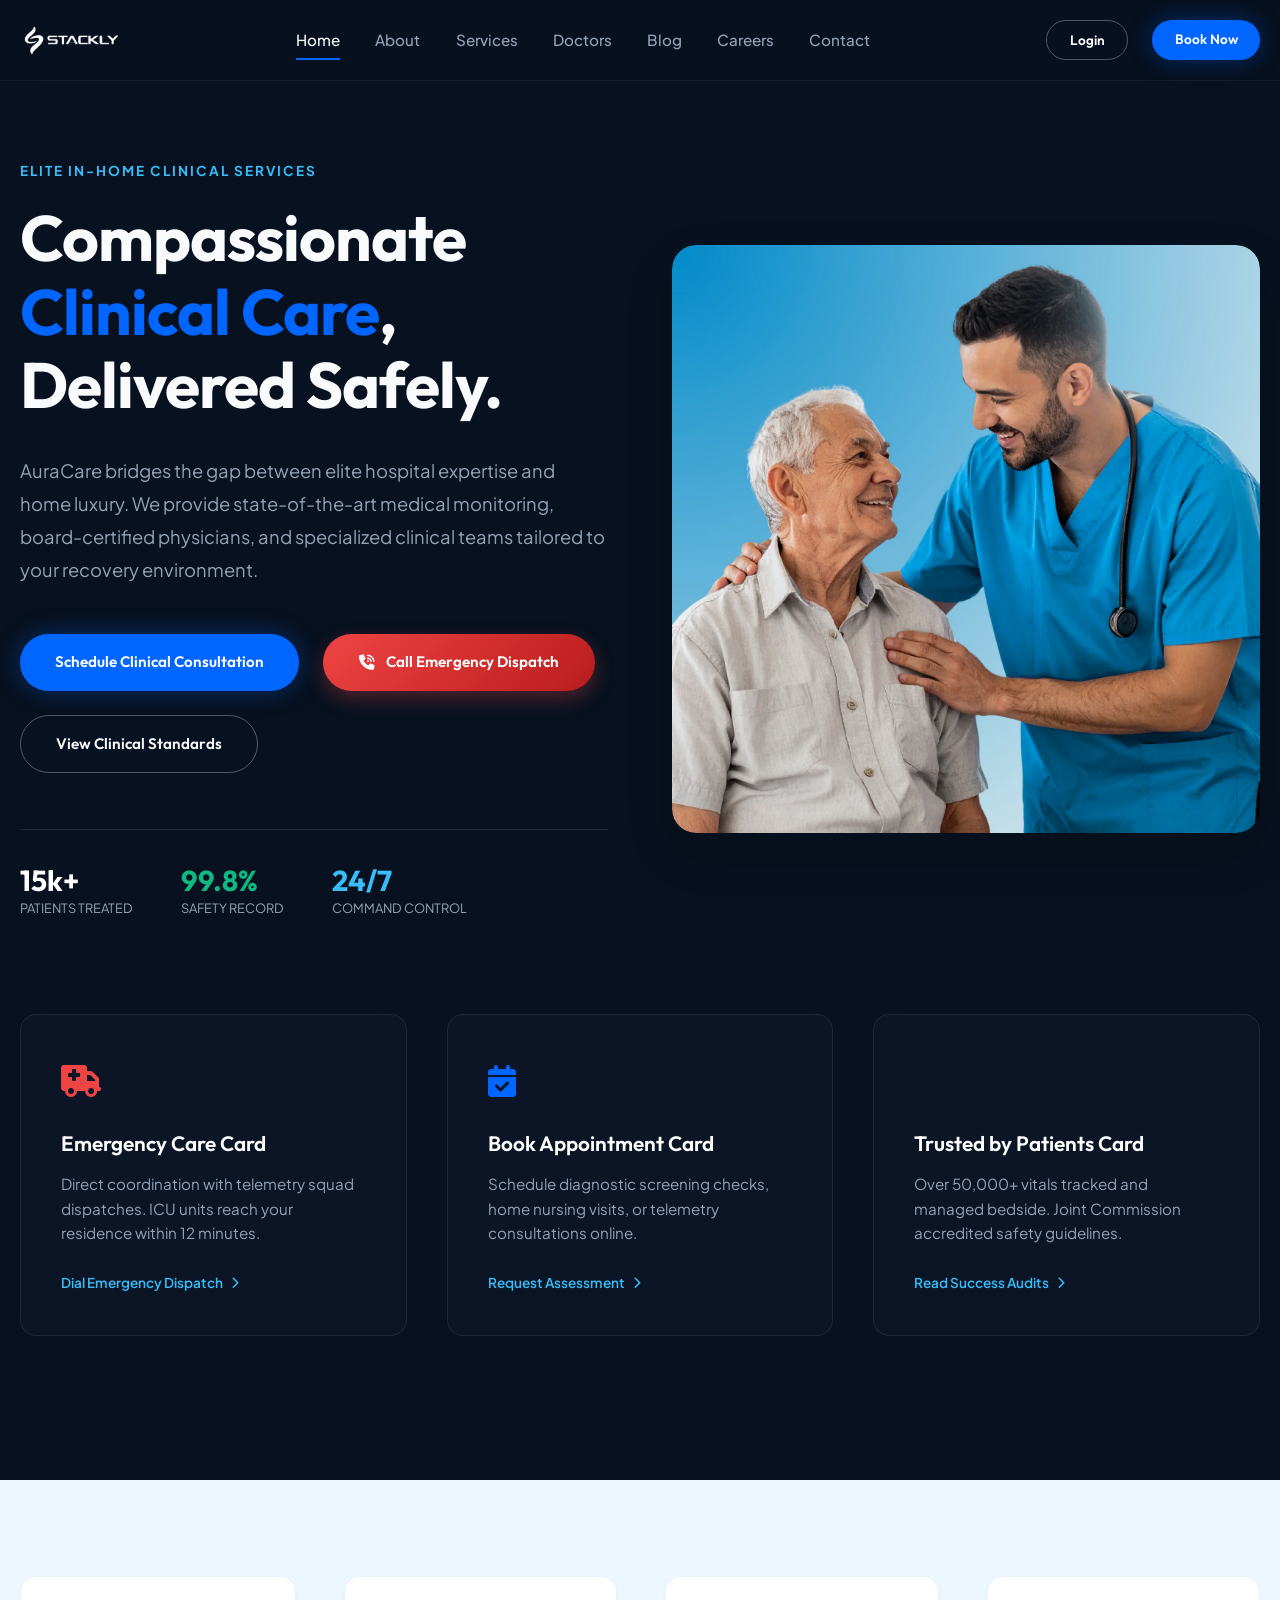
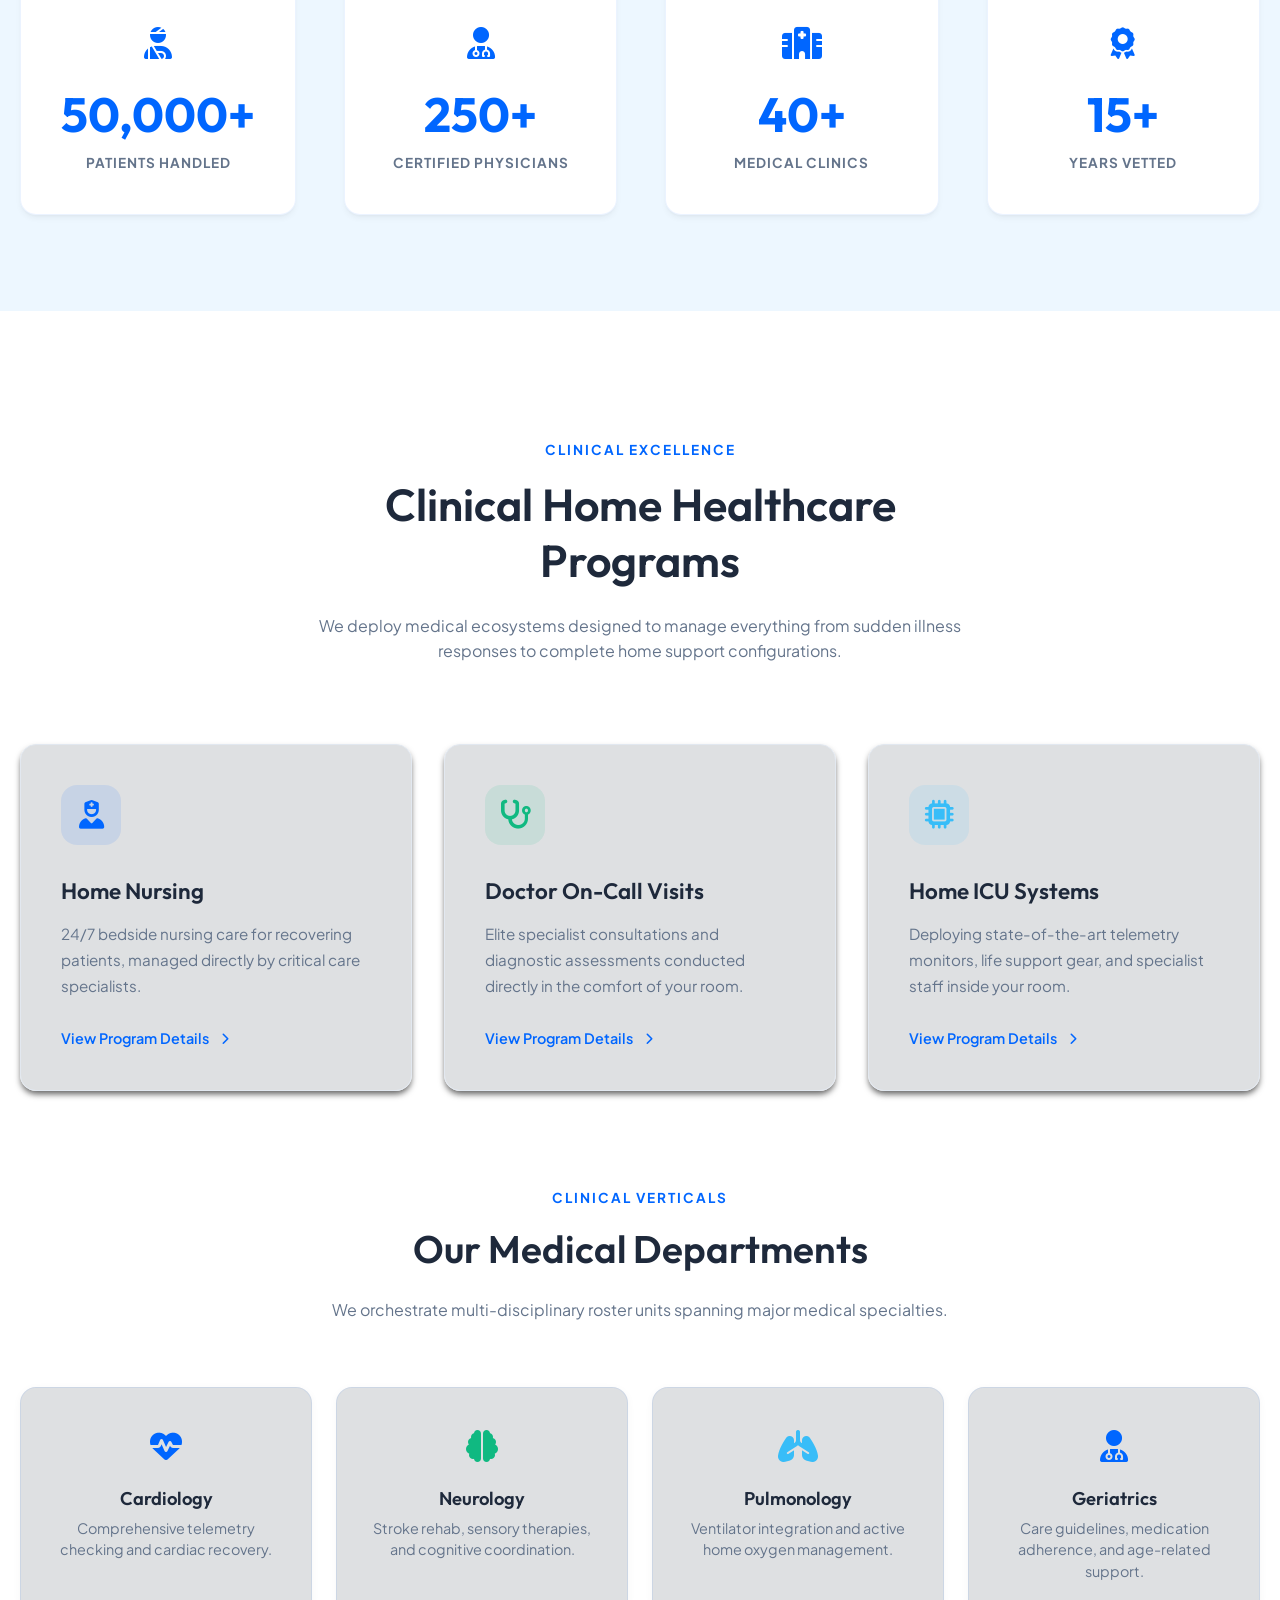
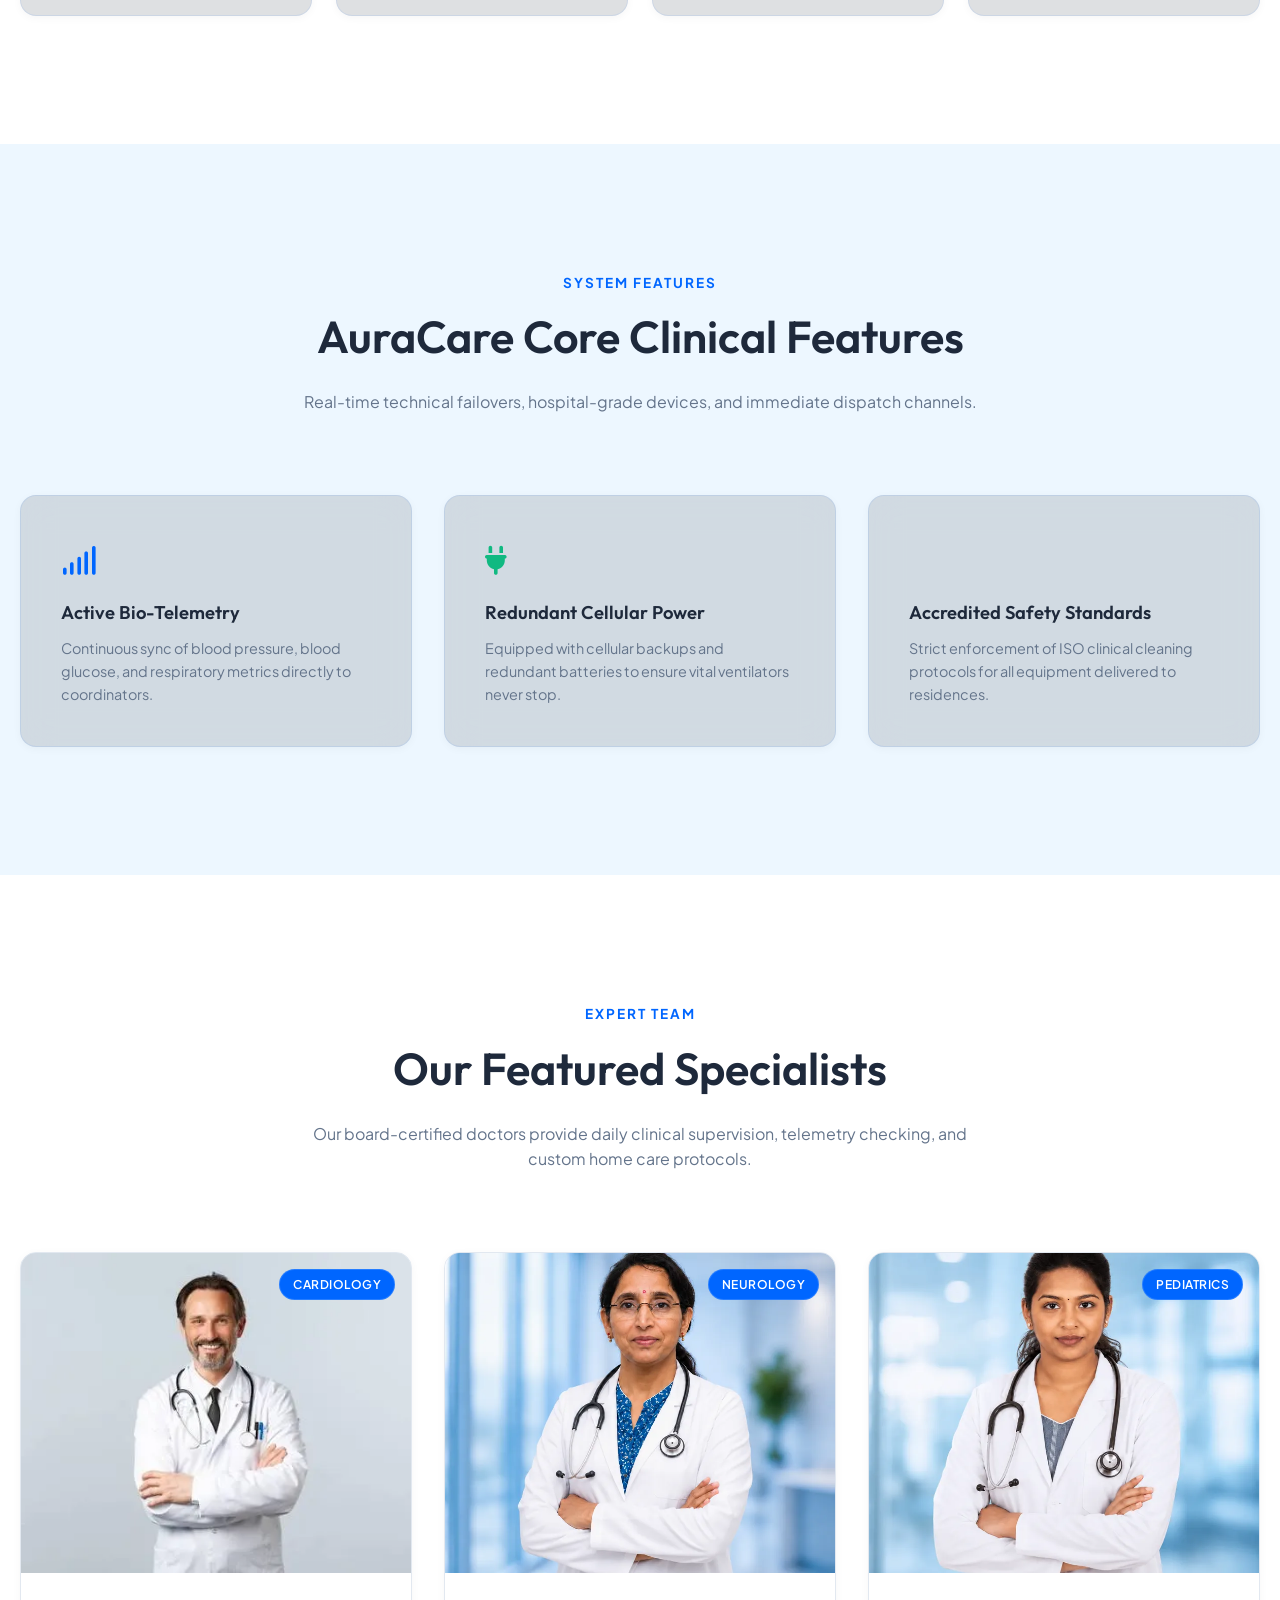
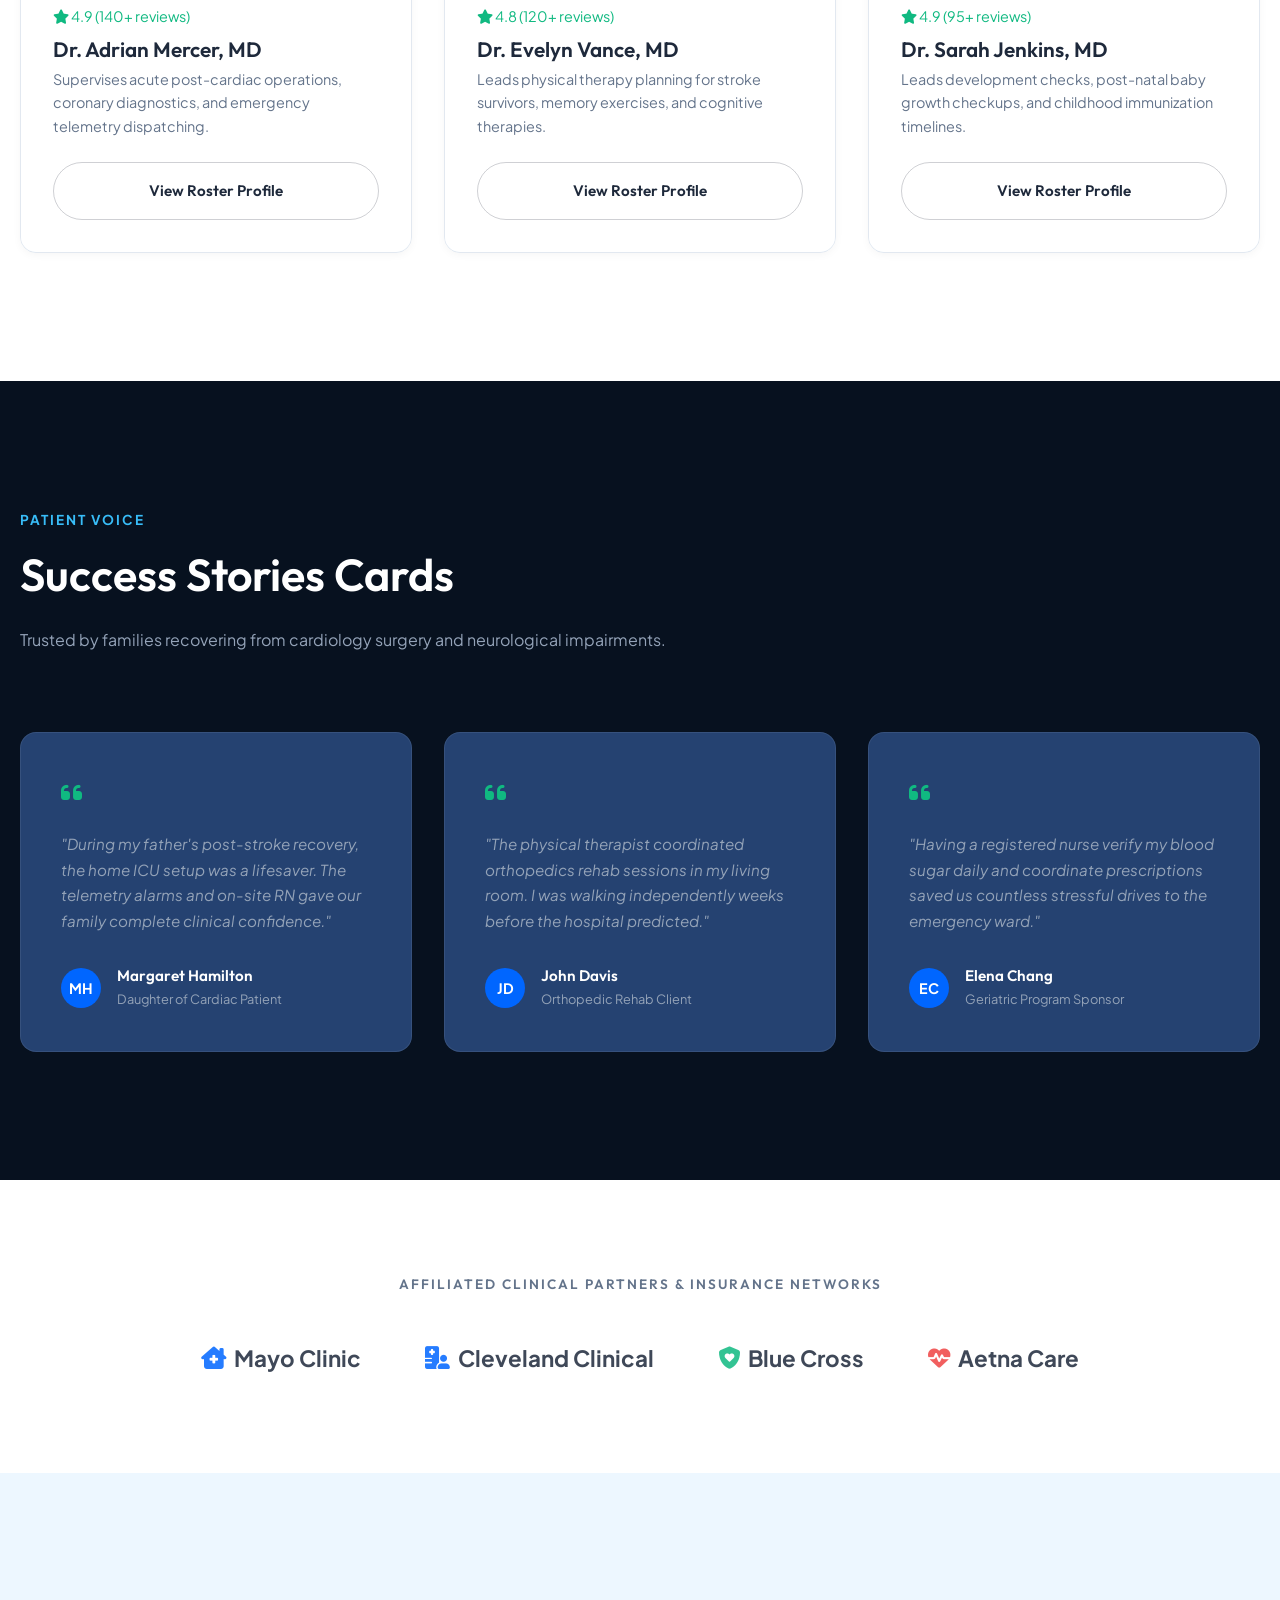
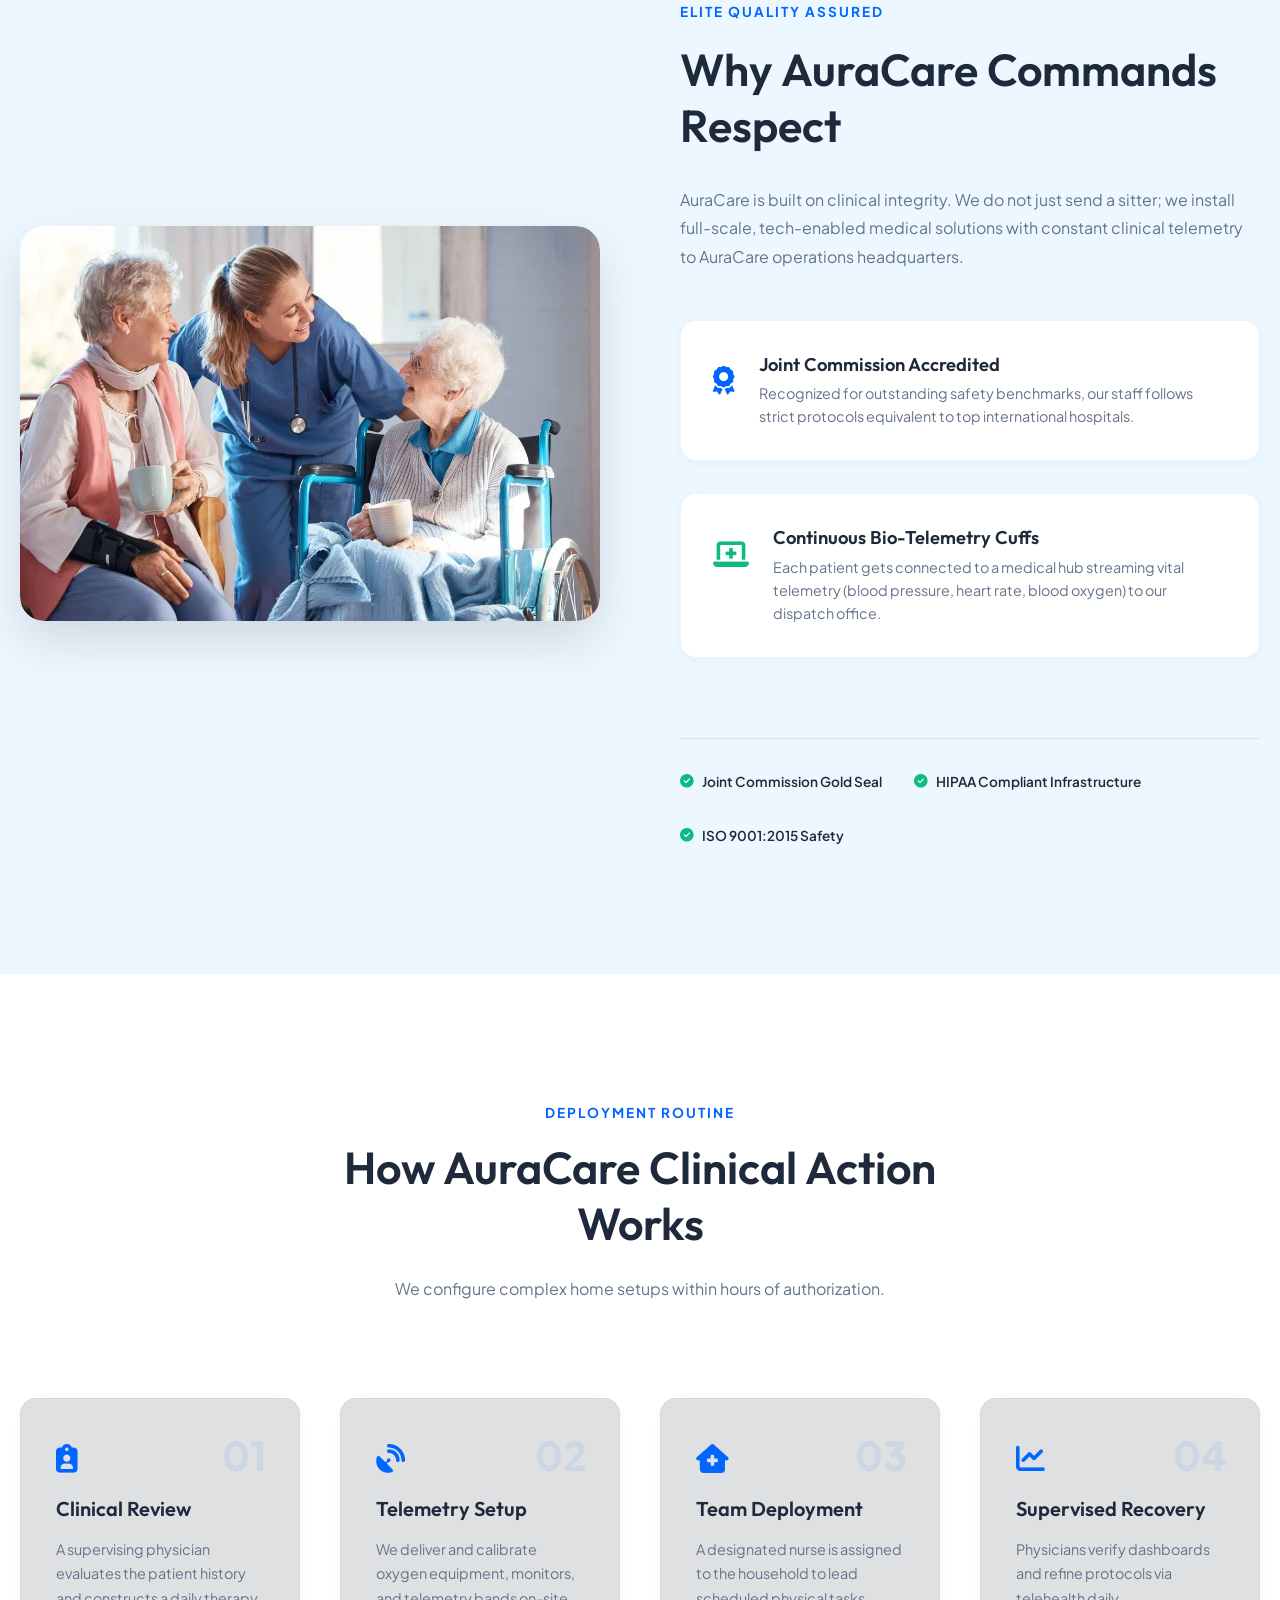
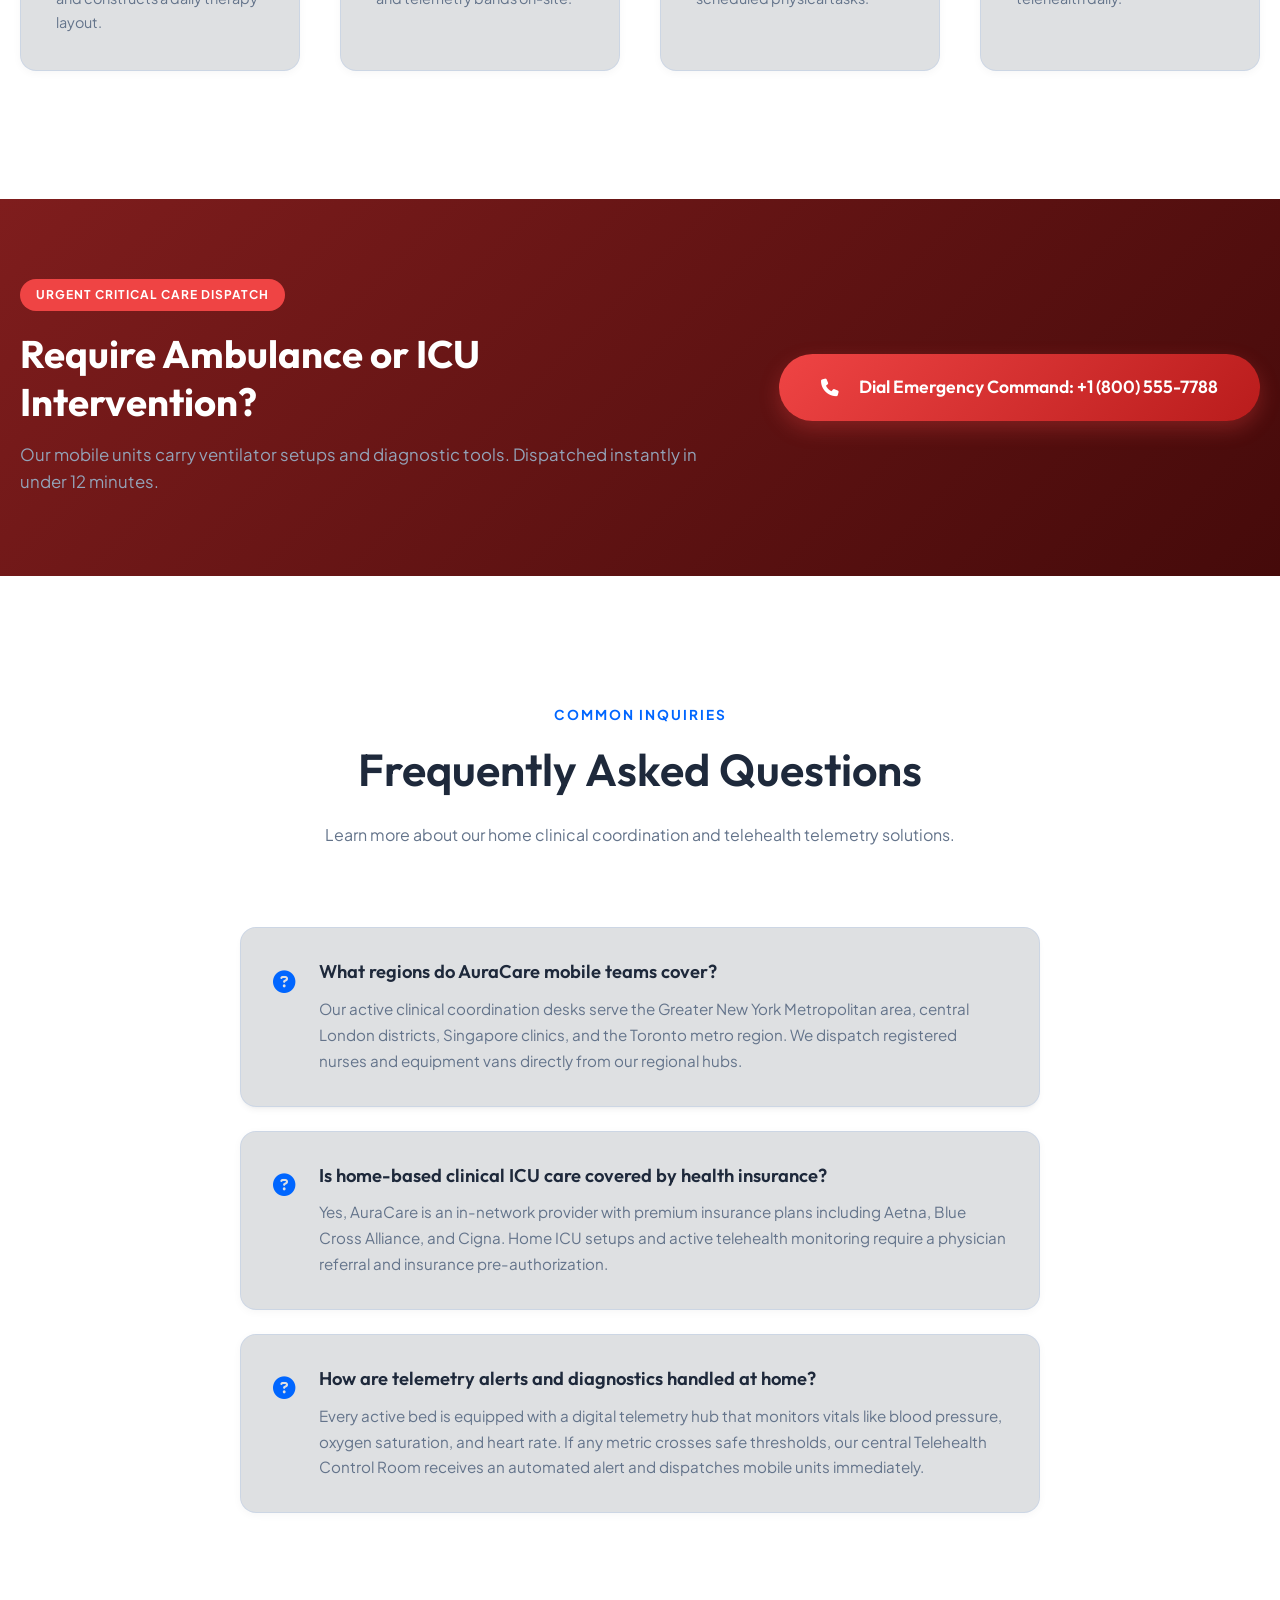
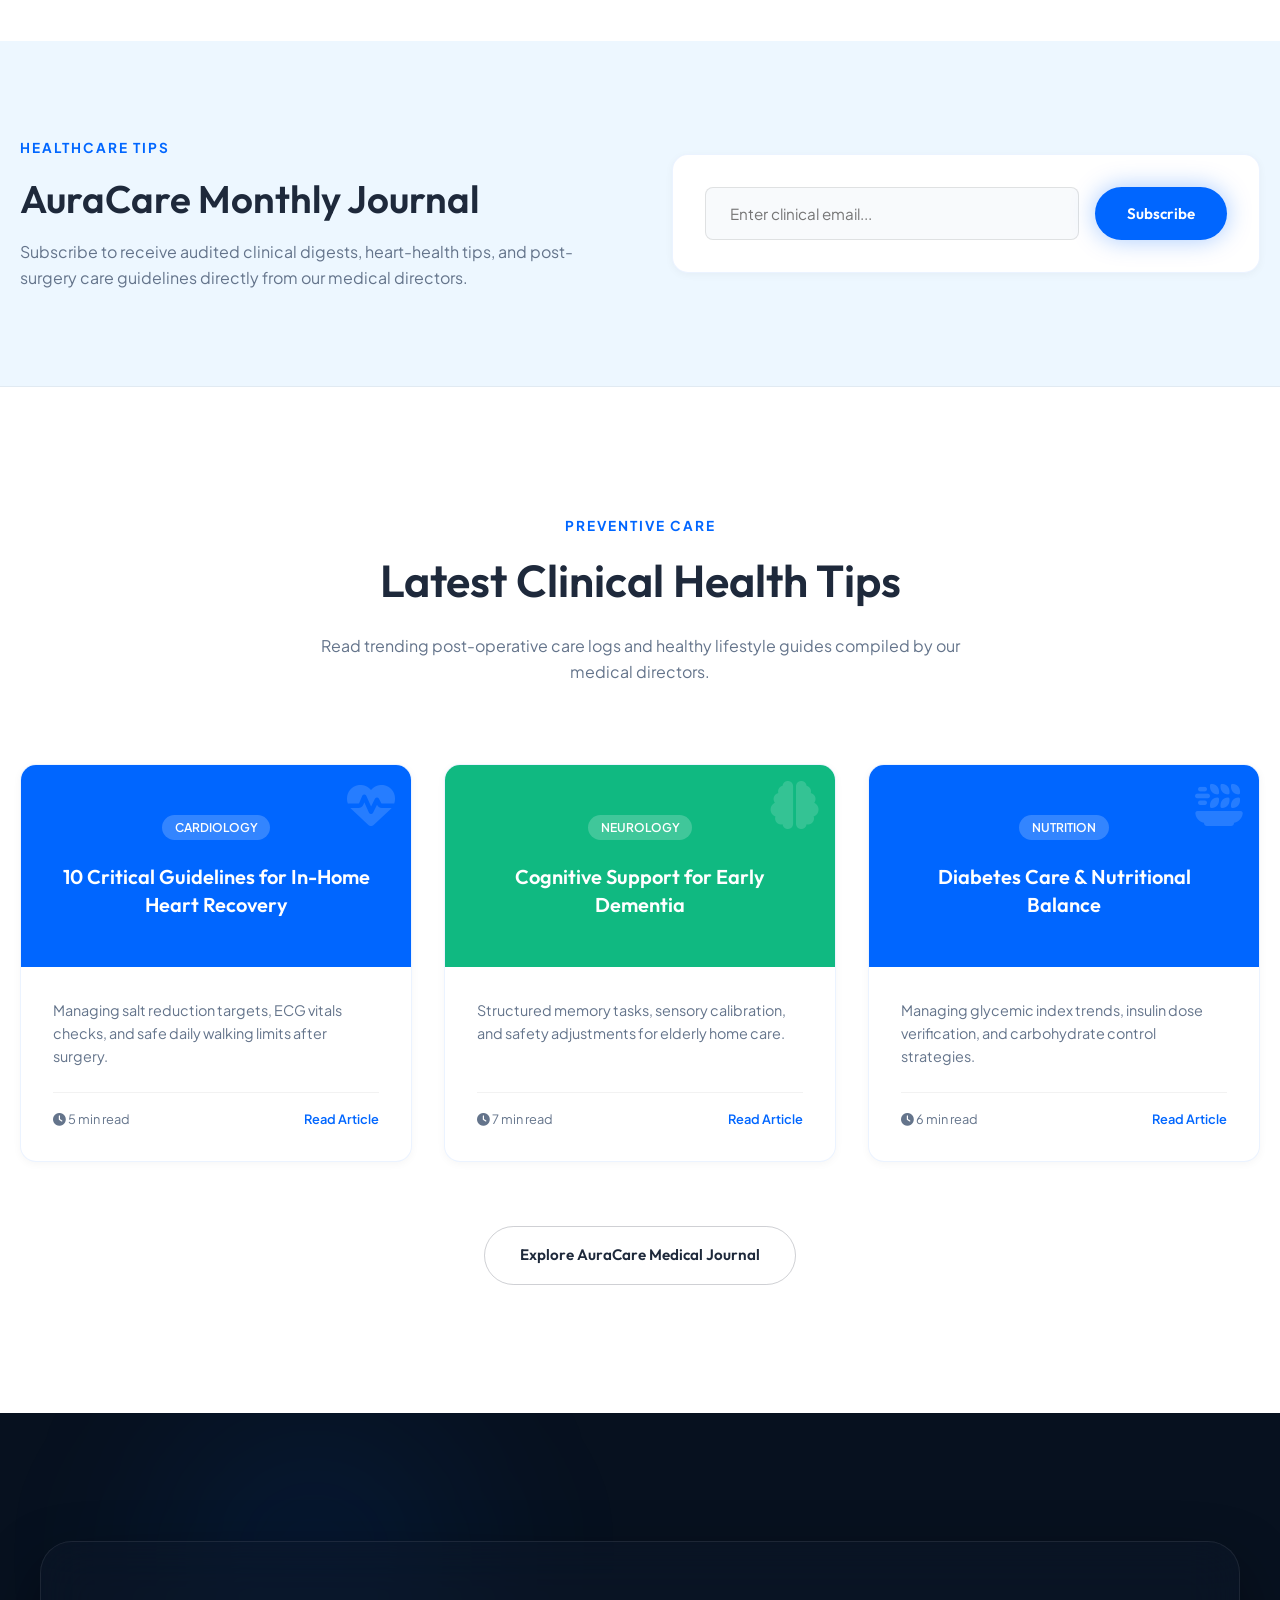
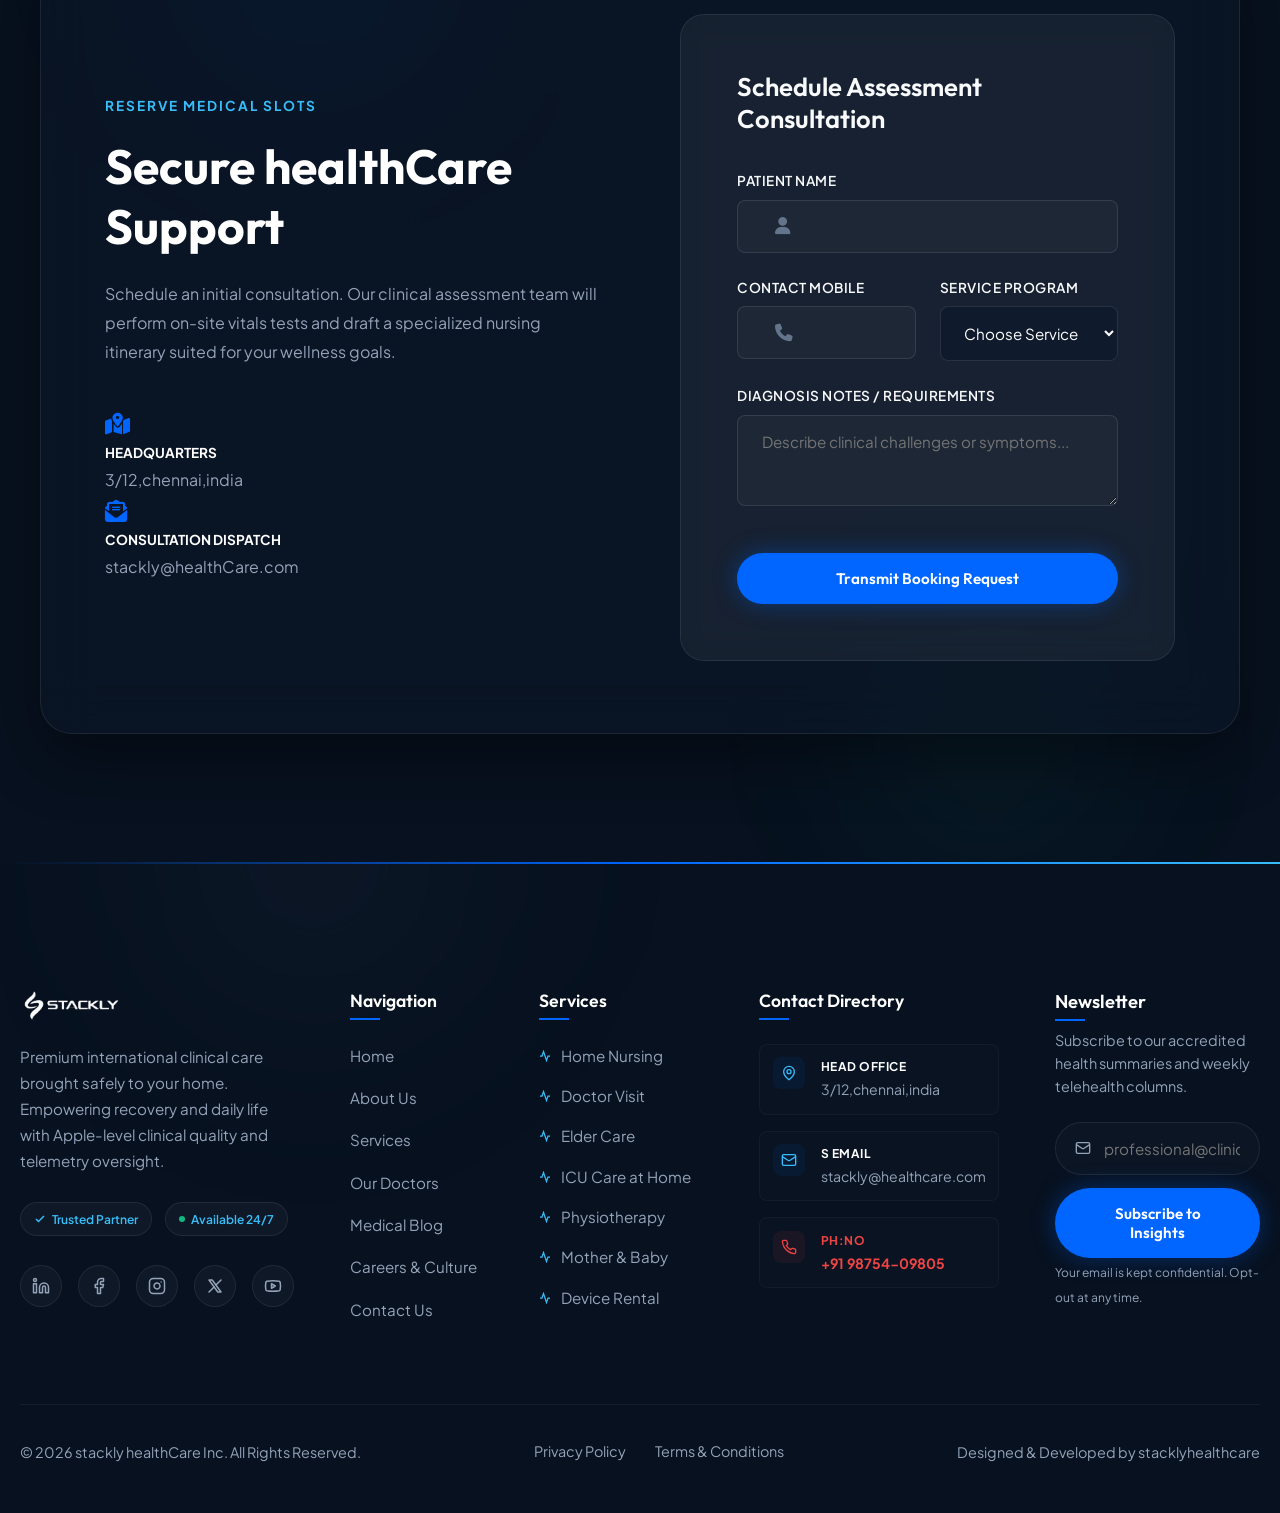
<file: index.html>
<!DOCTYPE html>
<html lang="en">

<head>
  <meta charset="UTF-8">
  <meta name="viewport" content="width=device-width, initial-scale=1.0">
  <title>AuraCare | Premium Home Healthcare Operations & Clinical Services</title>
  <meta name="description"
    content="AuraCare brings elite clinical teams, certified home ICU systems, and dedicated nurses directly to your home. Contact our 24/7 medical dispatcher.">
  <link rel="stylesheet" href="css/style.css">
  <link rel="stylesheet" href="css/components.css">
  <link rel="stylesheet" href="https://cdnjs.cloudflare.com/ajax/libs/font-awesome/6.4.0/css/all.min.css">
</head>

<body style="overflow-y: hidden;">

  <!-- HEALTHCARE PRELOADER -->
  <div id="preloader" class="preloader-overlay">
    <div class="preloader-content">
      <div class="pulse-ring"></div>
      <div class="medical-icons-container">
        <svg class="svg-preloader-graphic" viewBox="0 0 200 150">
          <rect x="70" y="20" width="60" height="90" fill="none" stroke="rgba(255,255,255,0.1)" stroke-width="2" />
          <rect x="45" y="55" width="25" height="55" fill="none" stroke="rgba(255,255,255,0.1)" stroke-width="2" />
          <rect x="130" y="55" width="25" height="55" fill="none" stroke="rgba(255,255,255,0.1)" stroke-width="2" />
          <rect x="92" y="50" width="16" height="16" rx="2" fill="none" stroke="var(--color-primary)" stroke-width="2"
            style="animation: heartbeat 2.2s infinite ease-in-out;" />
          <path d="M100 45v26M87 58h26" fill="none" stroke="var(--color-primary)" stroke-width="3"
            style="animation: heartbeat 2.2s infinite ease-in-out;" />
          <path d="M10 115 h35 l8 -22 l8 44 l8 -58 l8 36 l6 -10 h107" fill="none" stroke="var(--color-accent)"
            stroke-width="3" stroke-dasharray="350" stroke-dashoffset="350"
            style="animation: dashOffset 2.5s linear infinite; stroke-linecap: round; stroke-linejoin: round;" />
        </svg>
      </div>
      <div class="loading-progress">
        <span class="loading-text">Healthcare CHECK</span>
        <span class="loading-percent">0%</span>
        <div class="progress-bar-container">
          <div class="progress-bar-fill"></div>
        </div>
      </div>
    </div>
  </div>

  <!-- HEADER -->
  <header id="global-header" class="header"></header>

  <main>
    <!-- PREMIUM HERO SECTION (Dark Navy Background) -->
    <section class="section bg-deep-navy" style="padding-top: 10rem; padding-bottom: 9rem;">
      <div class="container grid grid-2" style="align-items: center; gap: 4rem; margin-bottom: 6rem;">
        <div class="reveal-left">
          <span
            style="color: var(--color-accent); font-weight: 700; text-transform: uppercase; letter-spacing: 2px; font-size: 0.85rem; display: block; margin-bottom: 1.2rem;">Elite
            In-Home Clinical Services</span>
          <h1 style="font-size: 4rem; font-weight: 700; line-height: 1.15; margin-bottom: 2rem; letter-spacing: -1px;">
            Compassionate <br><span style="color: var(--color-primary);">Clinical Care</span>,<br>Delivered Safely.
          </h1>
          <p style="font-size: 1.15rem; line-height: 1.8; margin-bottom: 3rem;">
            AuraCare bridges the gap between elite hospital expertise and home luxury. We provide state-of-the-art
            medical monitoring, board-certified physicians, and specialized clinical teams tailored to your recovery
            environment.
          </p>
          <div class="hero-actions" style="display: flex; flex-wrap: wrap; gap: 1.5rem; align-items: center;">
            <a href="404.html" class="btn btn-primary ripple">Schedule Clinical Consultation</a>
            <a href="tel:+18005557788" class="btn btn-emergency ripple">
              <i class="fa-solid fa-phone-volume"></i>
              <span>Call Emergency Dispatch</span>
            </a>
            <a href="404.html" class="btn btn-outline-light">
              <span>View Clinical Standards</span>
            </a>
          </div>

          <!-- Animated statistics row -->
          <div
            style="display: flex; gap: 3rem; margin-top: 3.5rem; border-top: 1px solid rgba(255,255,255,0.1); padding-top: 2rem;">
            <div>
              <h4 style="font-size: 1.8rem; font-weight: 700; color: white; margin: 0;">15k+</h4>
              <p style="font-size: 0.8rem; color: var(--text-muted-light); margin: 0; text-transform: uppercase;">
                Patients Treated</p>
            </div>
            <div>
              <h4 style="font-size: 1.8rem; font-weight: 700; color: var(--color-secondary); margin: 0;">99.8%</h4>
              <p style="font-size: 0.8rem; color: var(--text-muted-light); margin: 0; text-transform: uppercase;">Safety
                Record</p>
            </div>
            <div>
              <h4 style="font-size: 1.8rem; font-weight: 700; color: var(--color-accent); margin: 0;">24/7</h4>
              <p style="font-size: 0.8rem; color: var(--text-muted-light); margin: 0; text-transform: uppercase;">
                Command Control</p>
            </div>
          </div>
        </div>

        <div class="reveal-right floating" style="position: relative;">
          <!-- Floating Vital Telemetry Widget (Top-Left) -->


          <!-- Floating Staff Alert Widget (Bottom-Right) -->

          <div
            style="position: relative; border-radius: var(--border-radius-lg); overflow: hidden; box-shadow: var(--shadow-lg);">
            <img src="assets/h1.webp" alt="Clinical caregiver monitoring senior patient at home"
              style="width: 100%; border-radius: var(--border-radius-lg); filter: brightness(0.95);">

          </div>
        </div>
      </div>
      </div>


      <!-- HERO HIGHLIGHT CARDS -->
      <div class="container">
        <div class="grid grid-3" style="gap: 2.5rem;">
          <!-- Card 1: Emergency Care -->
          <div class="glass-card reveal-left"
            style="background: rgba(15, 26, 44, 0.6); padding: 2.5rem; border: 1px solid rgba(255,255,255,0.08);">
            <div style="color: var(--color-danger); font-size: 2rem; margin-bottom: 1.5rem;"><i
                class="fa-solid fa-truck-medical"></i></div>
            <h3 style="color: white; margin-bottom: 1rem; font-size: 1.3rem;">Emergency Care Card</h3>
            <p style="color: var(--text-muted-light); font-size: 0.95rem; line-height: 1.6; margin-bottom: 1.5rem;">
              Direct coordination with telemetry squad dispatches. ICU units reach your residence within 12 minutes.
            </p>
            <a href="404.html"
              style="color: var(--color-accent); font-weight: 600; font-size: 0.85rem; display: inline-flex; align-items: center; gap: 0.5rem;">
              Dial Emergency Dispatch <i class="fa-solid fa-chevron-right" style="font-size: 0.75rem;"></i>
            </a>
          </div>
          <!-- Card 2: Book Appointment -->
          <div class="glass-card reveal"
            style="background: rgba(15, 26, 44, 0.6); padding: 2.5rem; border: 1px solid rgba(255,255,255,0.08);">
            <div style="color: var(--color-primary); font-size: 2rem; margin-bottom: 1.5rem;"><i
                class="fa-solid fa-calendar-check"></i></div>
            <h3 style="color: white; margin-bottom: 1rem; font-size: 1.3rem;">Book Appointment Card</h3>
            <p style="color: var(--text-muted-light); font-size: 0.95rem; line-height: 1.6; margin-bottom: 1.5rem;">
              Schedule diagnostic screening checks, home nursing visits, or telemetry consultations online.
            </p>
            <a href="404.html"
              style="color: var(--color-accent); font-weight: 600; font-size: 0.85rem; display: inline-flex; align-items: center; gap: 0.5rem;">
              Request Assessment <i class="fa-solid fa-chevron-right" style="font-size: 0.75rem;"></i>
            </a>
          </div>
          <!-- Card 3: Trusted by Patients -->
          <div class="glass-card reveal-right"
            style="background: rgba(15, 26, 44, 0.6); padding: 2.5rem; border: 1px solid rgba(255,255,255,0.08);">
            <div style="color: var(--color-secondary); font-size: 2rem; margin-bottom: 1.5rem;"><i
                class="fa-solid fa-shield-medical"></i></div>
            <h3 style="color: white; margin-bottom: 1rem; font-size: 1.3rem;">Trusted by Patients Card</h3>
            <p style="color: var(--text-muted-light); font-size: 0.95rem; line-height: 1.6; margin-bottom: 1.5rem;">
              Over 50,000+ vitals tracked and managed bedside. Joint Commission accredited safety guidelines.
            </p>
            <a href="404.html"
              style="color: var(--color-accent); font-weight: 600; font-size: 0.85rem; display: inline-flex; align-items: center; gap: 0.5rem;">
              Read Success Audits <i class="fa-solid fa-chevron-right" style="font-size: 0.75rem;"></i>
            </a>
          </div>
        </div>
      </div>
    </section>

    <!-- STATISTICS BANNER (Soft Light Blue Background) -->
    <section class="section bg-light-blue" style="padding: 6rem 0;">
      <div class="container">
        <div class="grid grid-4" style="text-align: center; gap: 3rem;">
          <!-- Stat 1 -->
          <div class="glass-card-light scale-up"
            style="background: white; padding: 2.5rem; border-radius: var(--border-radius-md);">
            <div style="color: var(--color-primary); font-size: 2rem; margin-bottom: 1rem;"><i
                class="fa-solid fa-user-injured"></i></div>
            <h2 style="font-size: 3rem; font-weight: 700; color: var(--color-primary); margin-bottom: 0.5rem;"><span
                class="counter-value" data-target="50000">0</span>+</h2>
            <p
              style="font-weight: 700; font-size: 0.85rem; text-transform: uppercase; color: var(--text-muted-dark); letter-spacing: 1px;">
              Patients Handled</p>
          </div>
          <!-- Stat 2 -->
          <div class="glass-card-light scale-up delay-100"
            style="background: white; padding: 2.5rem; border-radius: var(--border-radius-md);">
            <div style="color: var(--color-primary); font-size: 2rem; margin-bottom: 1rem;"><i
                class="fa-solid fa-user-doctor"></i></div>
            <h2 style="font-size: 3rem; font-weight: 700; color: var(--color-primary); margin-bottom: 0.5rem;"><span
                class="counter-value" data-target="250">0</span>+</h2>
            <p
              style="font-weight: 700; font-size: 0.85rem; text-transform: uppercase; color: var(--text-muted-dark); letter-spacing: 1px;">
              Certified Physicians</p>
          </div>
          <!-- Stat 3 -->
          <div class="glass-card-light scale-up delay-200"
            style="background: white; padding: 2.5rem; border-radius: var(--border-radius-md);">
            <div style="color: var(--color-primary); font-size: 2rem; margin-bottom: 1rem;"><i
                class="fa-solid fa-hospital"></i></div>
            <h2 style="font-size: 3rem; font-weight: 700; color: var(--color-primary); margin-bottom: 0.5rem;"><span
                class="counter-value" data-target="40">0</span>+</h2>
            <p
              style="font-weight: 700; font-size: 0.85rem; text-transform: uppercase; color: var(--text-muted-dark); letter-spacing: 1px;">
              Medical Clinics</p>
          </div>
          <!-- Stat 4 -->
          <div class="glass-card-light scale-up delay-300"
            style="background: white; padding: 2.5rem; border-radius: var(--border-radius-md);">
            <div style="color: var(--color-primary); font-size: 2rem; margin-bottom: 1rem;"><i
                class="fa-solid fa-award"></i></div>
            <h2 style="font-size: 3rem; font-weight: 700; color: var(--color-primary); margin-bottom: 0.5rem;"><span
                class="counter-value" data-target="15">0</span>+</h2>
            <p
              style="font-weight: 700; font-size: 0.85rem; text-transform: uppercase; color: var(--text-muted-dark); letter-spacing: 1px;">
              Years Vetted</p>
          </div>
        </div>
      </div>
    </section>

    <!-- SERVICE CATEGORIES / HEALTHCARE EXCELLENCE CARDS (Pure White Background) -->
    <section class="section bg-soft-white">
      <div class="container">
        <div style="text-align: center; max-width: 700px; margin: 0 auto 5rem auto;" class="reveal">
          <span
            style="color: var(--color-primary); font-weight: 700; text-transform: uppercase; letter-spacing: 2px; font-size: 0.85rem; display: block; margin-bottom: 1rem;">Clinical
            Excellence</span>
          <h2 style="font-size: 2.8rem; margin-bottom: 1.5rem;">Clinical Home Healthcare Programs</h2>
          <p>We deploy medical ecosystems designed to manage everything from sudden illness responses to complete home
            support configurations.</p>
        </div>
        <div class="grid grid-3">
          <!-- Card 1 -->
          <div class="service-card reveal-left">
            <div class="service-card-icon icon-blue">
              <i class="fa-solid fa-user-nurse"></i>
            </div>
            <h3>Home Nursing</h3>
            <p>24/7 bedside nursing care for recovering patients, managed directly by critical care specialists.</p>
            <a href="404.html" class="service-card-link">View Program Details <i class="fa-solid fa-chevron-right"
                style="font-size: 0.75rem; margin-left: 4px;"></i></a>
          </div>
          <!-- Card 2 -->
          <div class="service-card reveal">
            <div class="service-card-icon icon-emerald">
              <i class="fa-solid fa-stethoscope"></i>
            </div>
            <h3>Doctor On-Call Visits</h3>
            <p>Elite specialist consultations and diagnostic assessments conducted directly in the comfort of your room.
            </p>
            <a href="404.html" class="service-card-link">View Program Details <i class="fa-solid fa-chevron-right"
                style="font-size: 0.75rem; margin-left: 4px;"></i></a>
          </div>
          <!-- Card 3 -->
          <div class="service-card reveal-right">
            <div class="service-card-icon icon-sky">
              <i class="fa-solid fa-microchip"></i>
            </div>
            <h3>Home ICU Systems</h3>
            <p>Deploying state-of-the-art telemetry monitors, life support gear, and specialist staff inside your room.
            </p>
            <a href="404.html" class="service-card-link">View Program Details <i class="fa-solid fa-chevron-right"
                style="font-size: 0.75rem; margin-left: 4px;"></i></a>
          </div>
        </div>

        <!-- Medical Departments preview -->
        <div style="text-align: center; max-width: 700px; margin: 6rem auto 4rem auto;" class="reveal">
          <span
            style="color: var(--color-primary); font-weight: 700; text-transform: uppercase; letter-spacing: 2px; font-size: 0.85rem; display: block; margin-bottom: 1rem;">Clinical
            Verticals</span>
          <h2 style="font-size: 2.4rem; margin-bottom: 1.5rem;">Our Medical Departments</h2>
          <p>We orchestrate multi-disciplinary roster units spanning major medical specialties.</p>
        </div>
        <div class="grid grid-4" style="gap: 1.5rem;">
          <!-- Dept 1 -->
          <div class="glass-card-light reveal-left"
            style="background: #828a9244; padding: 2rem; border-radius: var(--border-radius-md); box-shadow: var(--shadow-sm); text-align: center;">
            <div style="color: var(--color-primary); font-size: 2rem; margin-bottom: 1rem;"><i
                class="fa-solid fa-heart-pulse"></i></div>
            <h4 style="font-size: 1.15rem; font-weight: 600; margin-bottom: 0.5rem; color: var(--text-dark);">Cardiology
            </h4>
            <p style="font-size: 0.9rem; color: var(--text-muted-dark); line-height: 1.5; margin: 0;">Comprehensive
              telemetry checking and cardiac recovery.</p>
          </div>
          <!-- Dept 2 -->
          <div class="glass-card-light reveal"
            style="background: #828a9244; padding: 2rem; border-radius: var(--border-radius-md); box-shadow: var(--shadow-sm); text-align: center;">
            <div style="color: var(--color-secondary); font-size: 2rem; margin-bottom: 1rem;"><i
                class="fa-solid fa-brain"></i></div>
            <h4 style="font-size: 1.15rem; font-weight: 600; margin-bottom: 0.5rem; color: var(--text-dark);">Neurology
            </h4>
            <p style="font-size: 0.9rem; color: var(--text-muted-dark); line-height: 1.5; margin: 0;">Stroke rehab,
              sensory therapies, and cognitive coordination.</p>
          </div>
          <!-- Dept 3 -->
          <div class="glass-card-light reveal"
            style="background: #828a9244; padding: 2rem; border-radius: var(--border-radius-md); box-shadow: var(--shadow-sm); text-align: center;">
            <div style="color: var(--color-accent); font-size: 2rem; margin-bottom: 1rem;"><i
                class="fa-solid fa-lungs"></i></div>
            <h4 style="font-size: 1.15rem; font-weight: 600; margin-bottom: 0.5rem; color: var(--text-dark);">
              Pulmonology</h4>
            <p style="font-size: 0.9rem; color: var(--text-muted-dark); line-height: 1.5; margin: 0;">Ventilator
              integration and active home oxygen management.</p>
          </div>
          <!-- Dept 4 -->
          <div class="glass-card-light reveal-right"
            style="background: #828a9244; padding: 2rem; border-radius: var(--border-radius-md); box-shadow: var(--shadow-sm); text-align: center;">
            <div style="color: var(--color-primary); font-size: 2rem; margin-bottom: 1rem;"><i
                class="fa-solid fa-user-doctor"></i></div>
            <h4 style="font-size: 1.15rem; font-weight: 600; margin-bottom: 0.5rem; color: var(--text-dark);">Geriatrics
            </h4>
            <p style="font-size: 0.9rem; color: var(--text-muted-dark); line-height: 1.5; margin: 0;">Care guidelines,
              medication adherence, and age-related support.</p>
          </div>
        </div>
      </div>
    </section>

    <!-- KEY FEATURES GRID (Soft Ice Blue Background) -->
    <section class="section bg-light-blue">
      <div class="container">
        <div style="text-align: center; max-width: 700px; margin: 0 auto 5rem auto;" class="reveal">
          <span
            style="color: var(--color-primary); font-weight: 700; text-transform: uppercase; letter-spacing: 2px; font-size: 0.85rem; display: block; margin-bottom: 1rem;">System
            Features</span>
          <h2 style="font-size: 2.8rem; margin-bottom: 1.5rem;">AuraCare Core Clinical Features</h2>
          <p>Real-time technical failovers, hospital-grade devices, and immediate dispatch channels.</p>
        </div>
        <div class="grid grid-3">
          <!-- Feature 1 -->
          <div class="glass-card-light reveal-left"
            style="background: #828a9244; padding: 2.5rem; border-radius: var(--border-radius-md); box-shadow: var(--shadow-sm);">
            <div style="color: var(--color-primary); font-size: 1.8rem; margin-bottom: 1.2rem;"><i
                class="fa-solid fa-signal"></i></div>
            <h4 style="font-size: 1.15rem; font-weight: 600; margin-bottom: 0.8rem; color: var(--text-dark);">Active
              Bio-Telemetry</h4>
            <p style="font-size: 0.9rem; line-height: 1.6; color: var(--text-muted-dark); margin: 0;">Continuous sync of
              blood pressure, blood glucose, and respiratory metrics directly to coordinators.</p>
          </div>
          <!-- Feature 2 -->
          <div class="glass-card-light reveal"
            style="background: #828a9244; padding: 2.5rem; border-radius: var(--border-radius-md); box-shadow: var(--shadow-sm);">
            <div style="color: var(--color-secondary); font-size: 1.8rem; margin-bottom: 1.2rem;"><i
                class="fa-solid fa-plug"></i></div>
            <h4 style="font-size: 1.15rem; font-weight: 600; margin-bottom: 0.8rem; color: var(--text-dark);">Redundant
              Cellular Power</h4>
            <p style="font-size: 0.9rem; line-height: 1.6; color: var(--text-muted-dark); margin: 0;">Equipped with
              cellular backups and redundant batteries to ensure vital ventilators never stop.</p>
          </div>
          <!-- Feature 3 -->
          <div class="glass-card-light reveal-right"
            style="background: #828a9244; padding: 2.5rem; border-radius: var(--border-radius-md); box-shadow: var(--shadow-sm);">
            <div style="color: var(--color-primary); font-size: 1.8rem; margin-bottom: 1.2rem;"><i
                class="fa-solid fa-shield-check"></i></div>
            <h4 style="font-size: 1.15rem; font-weight: 600; margin-bottom: 0.8rem; color: var(--text-dark);">Accredited
              Safety Standards</h4>
            <p style="font-size: 0.9rem; line-height: 1.6; color: var(--text-muted-dark); margin: 0;">Strict enforcement
              of ISO clinical cleaning protocols for all equipment delivered to residences.</p>
          </div>
        </div>
      </div>
    </section>

    <!-- FEATURED DOCTORS PREVIEW (Pure White Background) -->
    <section class="section bg-soft-white">
      <div class="container">
        <div style="text-align: center; max-width: 700px; margin: 0 auto 5rem auto;" class="reveal">
          <span
            style="color: var(--color-primary); font-weight: 700; text-transform: uppercase; letter-spacing: 2px; font-size: 0.85rem; display: block; margin-bottom: 1rem;">Expert
            Team</span>
          <h2 style="font-size: 2.8rem; margin-bottom: 1.5rem;">Our Featured Specialists</h2>
          <p>Our board-certified doctors provide daily clinical supervision, telemetry checking, and custom home care
            protocols.</p>
        </div>

        <div class="grid grid-3">
          <!-- Doctor 1 -->
          <div class="personnel-card reveal-left"
            style="background: var(--bg-light-blue); border-radius: var(--border-radius-md); box-shadow: var(--shadow-sm); overflow: hidden;">
            <div class="personnel-image-wrapper" style="position: relative;">
              <img src="assets/h3.webp" alt="Profile Image" class="profile-image">
              <span class="personnel-badge"
                style="background: var(--color-primary); color: white; position: absolute; top: 1rem; right: 1rem; padding: 0.3rem 0.8rem; font-size: 0.75rem; border-radius: var(--border-pill); font-weight: 600;">Cardiology</span>
            </div>
            <div class="personnel-info" style="padding: 2rem; background: white;">
              <div style="color: var(--color-secondary); font-size: 0.9rem; margin-bottom: 0.5rem;"><i
                  class="fa-solid fa-star"></i> 4.9 (140+ reviews)</div>
              <h3 class="personnel-name"
                style="font-size: 1.3rem; font-weight: 600; margin-bottom: 0.4rem; color: var(--text-dark);">Dr. Adrian
                Mercer, MD</h3>
              <p style="font-size: 0.9rem; color: var(--text-muted-dark); line-height: 1.6; margin-bottom: 1.5rem;">
                Supervises acute post-cardiac operations, coronary diagnostics, and emergency telemetry dispatching.</p>
              <a href="404.html" class="btn btn-outline-dark btn-sm"
                style="width: 100%; text-align: center; display: block;">View Roster Profile</a>
            </div>
          </div>
          <!-- Doctor 2 -->
          <div class="personnel-card reveal"
            style="background: var(--bg-light-blue); border-radius: var(--border-radius-md); box-shadow: var(--shadow-sm); overflow: hidden;">
            <div class="personnel-image-wrapper" style="position: relative;">
              <img src="assets/h4.webp" alt="Profile Image" class="profile-image">
              <span class="personnel-badge"
                style="background: var(--color-primary); color: white; position: absolute; top: 1rem; right: 1rem; padding: 0.3rem 0.8rem; font-size: 0.75rem; border-radius: var(--border-pill); font-weight: 600;">Neurology</span>
            </div>
            <div class="personnel-info" style="padding: 2rem; background: white;">
              <div style="color: var(--color-secondary); font-size: 0.9rem; margin-bottom: 0.5rem;"><i
                  class="fa-solid fa-star"></i> 4.8 (120+ reviews)</div>
              <h3 class="personnel-name"
                style="font-size: 1.3rem; font-weight: 600; margin-bottom: 0.4rem; color: var(--text-dark);">Dr. Evelyn
                Vance, MD</h3>
              <p style="font-size: 0.9rem; color: var(--text-muted-dark); line-height: 1.6; margin-bottom: 1.5rem;">
                Leads physical therapy planning for stroke survivors, memory exercises, and cognitive therapies.</p>
              <a href="404.html" class="btn btn-outline-dark btn-sm"
                style="width: 100%; text-align: center; display: block;">View Roster Profile</a>
            </div>
          </div>
          <!-- Doctor 3 -->
          <div class="personnel-card reveal-right"
            style="background: var(--bg-light-blue); border-radius: var(--border-radius-md); box-shadow: var(--shadow-sm); overflow: hidden;">
            <div class="personnel-image-wrapper" style="position: relative;">
              <img src="assets/h5.webp" alt="Profile Image" class="profile-image">
              <span class="personnel-badge"
                style="background: var(--color-primary); color: white; position: absolute; top: 1rem; right: 1rem; padding: 0.3rem 0.8rem; font-size: 0.75rem; border-radius: var(--border-pill); font-weight: 600;">Pediatrics</span>
            </div>
            <div class="personnel-info" style="padding: 2rem; background: white;">
              <div style="color: var(--color-secondary); font-size: 0.9rem; margin-bottom: 0.5rem;"><i
                  class="fa-solid fa-star"></i> 4.9 (95+ reviews)</div>
              <h3 class="personnel-name"
                style="font-size: 1.3rem; font-weight: 600; margin-bottom: 0.4rem; color: var(--text-dark);">Dr. Sarah
                Jenkins, MD</h3>
              <p style="font-size: 0.9rem; color: var(--text-muted-dark); line-height: 1.6; margin-bottom: 1.5rem;">
                Leads development checks, post-natal baby growth checkups, and childhood immunization timelines.</p>
              <a href="404.html" class="btn btn-outline-dark btn-sm"
                style="width: 100%; text-align: center; display: block;">View Roster Profile</a>
            </div>
          </div>
        </div>
      </div>
    </section>

    <!-- SUCCESS STORIES CARDS (Deep Navy Background) -->
    <section class="section bg-deep-navy">
      <div class="container">
        <div style="max-width: 700px; margin-bottom: 5rem;" class="reveal">
          <span
            style="color: var(--color-accent); font-weight: 700; text-transform: uppercase; letter-spacing: 2px; font-size: 0.85rem; display: block; margin-bottom: 1rem;">Patient
            Voice</span>
          <h2 style="font-size: 2.8rem; margin-bottom: 1.5rem; color: white;">Success Stories Cards</h2>
          <p style="color: var(--text-muted-light);">Trusted by families recovering from cardiology surgery and
            neurological impairments.</p>
        </div>
        <div class="grid grid-3">
          <!-- Story 1 -->
          <div class="glass-card reveal-left"
            style="background: rgba(46, 81, 137, 0.786); padding: 2.5rem; border: 1px solid rgba(255,255,255,0.08);">
            <div style="color: var(--color-secondary); font-size: 1.5rem; margin-bottom: 1.2rem;"><i
                class="fa-solid fa-quote-left"></i></div>
            <p
              style="color: var(--text-muted-light); font-size: 0.95rem; line-height: 1.7; font-style: italic; margin-bottom: 2rem;">
              "During my father's post-stroke recovery, the home ICU setup was a lifesaver. The telemetry alarms and
              on-site RN gave our family complete clinical confidence."
            </p>
            <div style="display: flex; align-items: center; gap: 1rem;">
              <div
                style="width: 40px; height: 40px; border-radius: 50%; background-color: var(--color-primary); display: flex; align-items: center; justify-content: center; color: white; font-weight: 700; font-size: 0.9rem;">
                MH</div>
              <div>
                <h4 style="font-size: 0.95rem; font-weight: 600; color: white; margin: 0;">Margaret Hamilton</h4>
                <span style="font-size: 0.8rem; color: var(--text-muted-light);">Daughter of Cardiac Patient</span>
              </div>
            </div>
          </div>
          <!-- Story 2 -->
          <div class="glass-card reveal"
            style="background: rgba(46, 81, 137, 0.786); padding: 2.5rem; border: 1px solid rgba(255,255,255,0.08);">
            <div style="color: var(--color-secondary); font-size: 1.5rem; margin-bottom: 1.2rem;"><i
                class="fa-solid fa-quote-left"></i></div>
            <p
              style="color: var(--text-muted-light); font-size: 0.95rem; line-height: 1.7; font-style: italic; margin-bottom: 2rem;">
              "The physical therapist coordinated orthopedics rehab sessions in my living room. I was walking
              independently weeks before the hospital predicted."
            </p>
            <div style="display: flex; align-items: center; gap: 1rem;">
              <div
                style="width: 40px; height: 40px; border-radius: 50%; background-color: var(--color-primary); display: flex; align-items: center; justify-content: center; color: white; font-weight: 700; font-size: 0.9rem;">
                JD</div>
              <div>
                <h4 style="font-size: 0.95rem; font-weight: 600; color: white; margin: 0;">John Davis</h4>
                <span style="font-size: 0.8rem; color: var(--text-muted-light);">Orthopedic Rehab Client</span>
              </div>
            </div>
          </div>
          <!-- Story 3 -->
          <div class="glass-card reveal-right"
            style="background: rgba(46, 81, 137, 0.786); padding: 2.5rem; border: 1px solid rgba(255,255,255,0.08);">
            <div style="color: var(--color-secondary); font-size: 1.5rem; margin-bottom: 1.2rem;"><i
                class="fa-solid fa-quote-left"></i></div>
            <p
              style="color: var(--text-muted-light); font-size: 0.95rem; line-height: 1.7; font-style: italic; margin-bottom: 2rem;">
              "Having a registered nurse verify my blood sugar daily and coordinate prescriptions saved us countless
              stressful drives to the emergency ward."
            </p>
            <div style="display: flex; align-items: center; gap: 1rem;">
              <div
                style="width: 40px; height: 40px; border-radius: 50%; background-color: var(--color-primary); display: flex; align-items: center; justify-content: center; color: white; font-weight: 700; font-size: 0.9rem;">
                EC</div>
              <div>
                <h4 style="font-size: 0.95rem; font-weight: 600; color: white; margin: 0;">Elena Chang</h4>
                <span style="font-size: 0.8rem; color: var(--text-muted-light);">Geriatric Program Sponsor</span>
              </div>
            </div>
          </div>
        </div>
      </div>
    </section>

    <!-- INSURANCE & PARTNERS SECTION (Pure White Background) -->
    <section class="section bg-soft-white" style="padding: 6rem 0;">
      <div class="container" style="text-align: center;">
        <h4
          style="text-transform: uppercase; font-size: 0.85rem; letter-spacing: 2px; color: var(--text-muted-dark); margin-bottom: 3rem;">
          Affiliated Clinical Partners & Insurance Networks</h4>
        <div
          style="display: flex; flex-wrap: wrap; justify-content: center; gap: 4rem; align-items: center; opacity: 0.85;"
          class="scale-up">
          <div
            style="display: flex; align-items: center; gap: 0.5rem; font-weight: 700; font-size: 1.4rem; color: var(--text-dark);">
            <i class="fa-solid fa-clinic-medical" style="color: var(--color-primary);"></i> Mayo Clinic
          </div>
          <div
            style="display: flex; align-items: center; gap: 0.5rem; font-weight: 700; font-size: 1.4rem; color: var(--text-dark);">
            <i class="fa-solid fa-hospital-user" style="color: var(--color-primary);"></i> Cleveland Clinical
          </div>
          <div
            style="display: flex; align-items: center; gap: 0.5rem; font-weight: 700; font-size: 1.4rem; color: var(--text-dark);">
            <i class="fa-solid fa-shield-heart" style="color: var(--color-secondary);"></i> Blue Cross
          </div>
          <div
            style="display: flex; align-items: center; gap: 0.5rem; font-weight: 700; font-size: 1.4rem; color: var(--text-dark);">
            <i class="fa-solid fa-heart-pulse" style="color: var(--color-danger);"></i> Aetna Care
          </div>
        </div>
      </div>
    </section>

    <!-- WHY CHOOSE US (Soft Light Blue Background) -->
    <section class="section bg-light-blue">
      <div class="container grid grid-2" style="align-items: center; gap: 5rem;">
        <div class="reveal-left">
          <div style="border-radius: var(--border-radius-lg); overflow: hidden; box-shadow: var(--shadow-lg);">
            <img src="assets/h2.webp" alt="Happy senior woman with a clinical caretaker"
              style="width: 100%; border-radius: var(--border-radius-lg);">
          </div>
        </div>
        <div class="reveal-right">
          <span
            style="color: var(--color-primary); font-weight: 700; text-transform: uppercase; letter-spacing: 2px; font-size: 0.85rem; display: block; margin-bottom: 1.2rem;">Elite
            Quality Assured</span>
          <h2 style="font-size: 2.8rem; margin-bottom: 2rem;">Why AuraCare Commands Respect</h2>
          <p style="margin-bottom: 3rem; line-height: 1.8;">
            AuraCare is built on clinical integrity. We do not just send a sitter; we install full-scale, tech-enabled
            medical solutions with constant clinical telemetry to AuraCare operations headquarters.
          </p>

          <div style="display: flex; flex-direction: column; gap: 2rem;">
            <!-- Box 1 -->
            <div class="glass-card-light"
              style="background: white; padding: 2rem; border-radius: var(--border-radius-md); box-shadow: var(--shadow-sm); display: flex; gap: 1.5rem; align-items: flex-start;">
              <div style="color: var(--color-primary); font-size: 1.8rem; margin-top: 0.2rem;"><i
                  class="fa-solid fa-award"></i></div>
              <div>
                <h4 style="font-size: 1.15rem; font-weight: 600; margin-bottom: 0.4rem; color: var(--text-dark);">Joint
                  Commission Accredited</h4>
                <p style="font-size: 0.9rem; line-height: 1.6; color: var(--text-muted-dark); margin: 0;">Recognized for
                  outstanding safety benchmarks, our staff follows strict protocols equivalent to top international
                  hospitals.</p>
              </div>
            </div>
            <!-- Box 2 -->
            <div class="glass-card-light"
              style="background: white; padding: 2rem; border-radius: var(--border-radius-md); box-shadow: var(--shadow-sm); display: flex; gap: 1.5rem; align-items: flex-start;">
              <div style="color: var(--color-secondary); font-size: 1.8rem; margin-top: 0.2rem;"><i
                  class="fa-solid fa-laptop-medical"></i></div>
              <div>
                <h4 style="font-size: 1.15rem; font-weight: 600; margin-bottom: 0.4rem; color: var(--text-dark);">
                  Continuous Bio-Telemetry Cuffs</h4>
                <p style="font-size: 0.9rem; line-height: 1.6; color: var(--text-muted-dark); margin: 0;">Each patient
                  gets connected to a medical hub streaming vital telemetry (blood pressure, heart rate, blood oxygen)
                  to our dispatch office.</p>
              </div>
            </div>

            <!-- Trust Badges & Certifications Row -->
            <div
              style="display: flex; flex-wrap: wrap; gap: 2rem; margin-top: 3rem; align-items: center; border-top: 1px solid rgba(0,0,0,0.08); padding-top: 2rem;">
              <div
                style="display: flex; align-items: center; gap: 0.5rem; font-size: 0.85rem; font-weight: 600; color: var(--text-dark);">
                <i class="fa-solid fa-circle-check" style="color: var(--color-secondary);"></i> Joint Commission Gold
                Seal
              </div>
              <div
                style="display: flex; align-items: center; gap: 0.5rem; font-size: 0.85rem; font-weight: 600; color: var(--text-dark);">
                <i class="fa-solid fa-circle-check" style="color: var(--color-secondary);"></i> HIPAA Compliant
                Infrastructure
              </div>
              <div
                style="display: flex; align-items: center; gap: 0.5rem; font-size: 0.85rem; font-weight: 600; color: var(--text-dark);">
                <i class="fa-solid fa-circle-check" style="color: var(--color-secondary);"></i> ISO 9001:2015 Safety
              </div>
            </div>
          </div>
        </div>
      </div>
    </section>

    <!-- TREATMENT PROCESS CARDS (Pure White Background) -->
    <section class="section bg-soft-white">
      <div class="container">
        <div style="text-align: center; max-width: 700px; margin: 0 auto 6rem auto;" class="reveal">
          <span
            style="color: var(--color-primary); font-weight: 700; text-transform: uppercase; letter-spacing: 2px; font-size: 0.85rem; display: block; margin-bottom: 1rem;">Deployment
            Routine</span>
          <h2 style="font-size: 2.8rem; margin-bottom: 1.5rem;">How AuraCare Clinical Action Works</h2>
          <p>We configure complex home setups within hours of authorization.</p>
        </div>
        <div class="grid grid-4" style="gap: 2.5rem; position: relative;">
          <!-- Card 1 -->
          <div class="glass-card-light scale-up"
            style="background: #828a9244; padding: 2.2rem; position: relative; border-radius: var(--border-radius-md); box-shadow: var(--shadow-sm);">
            <div style="color: var(--color-primary); font-size: 1.8rem; margin-bottom: 1rem;"><i
                class="fa-solid fa-clipboard-user"></i></div>
            <div
              style="font-size: 2.5rem; font-weight: 800; color: rgba(0, 102, 255, 0.08); position: absolute; right: 2rem; top: 1.5rem;">
              01</div>
            <h4 style="font-size: 1.25rem; font-weight: 600; margin-bottom: 1rem; color: var(--text-dark);">Clinical
              Review</h4>
            <p style="font-size: 0.9rem; line-height: 1.7; color: var(--text-muted-dark); margin: 0;">A supervising
              physician evaluates the patient history and constructs a daily therapy layout.</p>
          </div>
          <!-- Card 2 -->
          <div class="glass-card-light scale-up delay-100"
            style="background: #828a9244; padding: 2.2rem; position: relative; border-radius: var(--border-radius-md); box-shadow: var(--shadow-sm);">
            <div style="color: var(--color-primary); font-size: 1.8rem; margin-bottom: 1rem;"><i
                class="fa-solid fa-satellite-dish"></i></div>
            <div
              style="font-size: 2.5rem; font-weight: 800; color: rgba(0, 102, 255, 0.08); position: absolute; right: 2rem; top: 1.5rem;">
              02</div>
            <h4 style="font-size: 1.25rem; font-weight: 600; margin-bottom: 1rem; color: var(--text-dark);">Telemetry
              Setup</h4>
            <p style="font-size: 0.9rem; line-height: 1.7; color: var(--text-muted-dark); margin: 0;">We deliver and
              calibrate oxygen equipment, monitors, and telemetry bands on-site.</p>
          </div>
          <!-- Card 3 -->
          <div class="glass-card-light scale-up delay-200"
            style="background: #828a9244; padding: 2.2rem; position: relative; border-radius: var(--border-radius-md); box-shadow: var(--shadow-sm);">
            <div style="color: var(--color-primary); font-size: 1.8rem; margin-bottom: 1rem;"><i
                class="fa-solid fa-house-medical"></i></div>
            <div
              style="font-size: 2.5rem; font-weight: 800; color: rgba(0, 102, 255, 0.08); position: absolute; right: 2rem; top: 1.5rem;">
              03</div>
            <h4 style="font-size: 1.25rem; font-weight: 600; margin-bottom: 1rem; color: var(--text-dark);">Team
              Deployment</h4>
            <p style="font-size: 0.9rem; line-height: 1.7; color: var(--text-muted-dark); margin: 0;">A designated nurse
              is assigned to the household to lead scheduled physical tasks.</p>
          </div>
          <!-- Card 4 -->
          <div class="glass-card-light scale-up delay-300"
            style="background: #828a9244; padding: 2.2rem; position: relative; border-radius: var(--border-radius-md); box-shadow: var(--shadow-sm);">
            <div style="color: var(--color-primary); font-size: 1.8rem; margin-bottom: 1rem;"><i
                class="fa-solid fa-chart-line"></i></div>
            <div
              style="font-size: 2.5rem; font-weight: 800; color: rgba(0, 102, 255, 0.08); position: absolute; right: 2rem; top: 1.5rem;">
              04</div>
            <h4 style="font-size: 1.25rem; font-weight: 600; margin-bottom: 1rem; color: var(--text-dark);">Supervised
              Recovery</h4>
            <p style="font-size: 0.9rem; line-height: 1.7; color: var(--text-muted-dark); margin: 0;">Physicians verify
              dashboards and refine protocols via telehealth daily.</p>
          </div>
        </div>
      </div>
    </section>

    <!-- EMERGENCY CONTACT BANNER (Dynamic Red Highlight) -->
    <section class="section"
      style="background: linear-gradient(135deg, #7f1d1d, #450a0a); color: white; padding: 5rem 0;">
      <div class="container"
        style="display: flex; flex-wrap: wrap; justify-content: space-between; align-items: center; gap: 3rem;">
        <div class="reveal-left" style="max-width: 700px;">
          <span
            style="background-color: var(--color-danger); color: white; font-weight: 700; padding: 0.4rem 1rem; border-radius: var(--border-pill); font-size: 0.75rem; text-transform: uppercase; letter-spacing: 1px; display: inline-block; margin-bottom: 1.2rem;">Urgent
            Critical Care Dispatch</span>
          <h2 style="font-size: 2.4rem; color: white; font-weight: 700; margin-bottom: 1rem;">Require Ambulance or ICU
            Intervention?</h2>
          <p style="color: var(--text-muted-light); font-size: 1.05rem;">Our mobile units carry ventilator setups and
            diagnostic tools. Dispatched instantly in under 12 minutes.</p>
        </div>
        <div class="reveal-right" style="display: flex; gap: 1.5rem; align-items: center; flex-wrap: wrap;">
          <a href="tel:+18005557788" class="btn btn-emergency ripple"
            style="font-size: 1.1rem; padding: 1.2rem 2.6rem;">
            <i class="fa-solid fa-phone" style="margin-right: 8px;"></i>
            <span>Dial Emergency Command: +1 (800) 555-7788</span>
          </a>
        </div>
      </div>
    </section>

    <!-- FREQUENTLY ASKED QUESTIONS (Pure White Background) -->
    <section class="section bg-soft-white">
      <div class="container">
        <div style="text-align: center; max-width: 700px; margin: 0 auto 5rem auto;" class="reveal">
          <span
            style="color: var(--color-primary); font-weight: 700; text-transform: uppercase; letter-spacing: 2px; font-size: 0.85rem; display: block; margin-bottom: 1rem;">Common
            Inquiries</span>
          <h2 style="font-size: 2.8rem; margin-bottom: 1.5rem;">Frequently Asked Questions</h2>
          <p>Learn more about our home clinical coordination and telehealth telemetry solutions.</p>
        </div>

        <div style="max-width: 800px; margin: 0 auto; display: grid; gap: 1.5rem;" class="reveal">
          <!-- Item 1 -->
          <div class="glass-card-light"
            style="background: #828a9244; padding: 2rem; border-radius: var(--border-radius-md); box-shadow:black; display: flex; gap: 1.5rem; align-items: flex-start;">
            <div style="color: var(--color-primary); font-size: 1.4rem; margin-top: 0.2rem;"><i
                class="fa-solid fa-circle-question"></i></div>
            <div>
              <h4 style="font-size: 1.15rem; font-weight: 600; margin-bottom: 0.8rem; color: var(--text-dark);">What
                regions do AuraCare mobile teams cover?</h4>
              <p style="font-size: 0.95rem; line-height: 1.7; color: var(--text-muted-dark); margin: 0;">
                Our active clinical coordination desks serve the Greater New York Metropolitan area, central London
                districts, Singapore clinics, and the Toronto metro region. We dispatch registered nurses and equipment
                vans directly from our regional hubs.
              </p>
            </div>
          </div>
          <!-- Item 2 -->
          <div class="glass-card-light"
            style="background: #828a9244; padding: 2rem; border-radius: var(--border-radius-md); box-shadow: var(--shadow-sm); display: flex; gap: 1.5rem; align-items: flex-start;">
            <div style="color: var(--color-primary); font-size: 1.4rem; margin-top: 0.2rem;"><i
                class="fa-solid fa-circle-question"></i></div>
            <div>
              <h4 style="font-size: 1.15rem; font-weight: 600; margin-bottom: 0.8rem; color: var(--text-dark);">Is
                home-based clinical ICU care covered by health insurance?</h4>
              <p style="font-size: 0.95rem; line-height: 1.7; color: var(--text-muted-dark); margin: 0;">
                Yes, AuraCare is an in-network provider with premium insurance plans including Aetna, Blue Cross
                Alliance, and Cigna. Home ICU setups and active telehealth monitoring require a physician referral and
                insurance pre-authorization.
              </p>
            </div>
          </div>
          <!-- Item 3 -->
          <div class="glass-card-light"
            style="background: #828a9244; padding: 2rem; border-radius: var(--border-radius-md); box-shadow: var(--shadow-sm); display: flex; gap: 1.5rem; align-items: flex-start;">
            <div style="color: var(--color-primary); font-size: 1.4rem; margin-top: 0.2rem;"><i
                class="fa-solid fa-circle-question"></i></div>
            <div>
              <h4 style="font-size: 1.15rem; font-weight: 600; margin-bottom: 0.8rem; color: var(--text-dark);">How are
                telemetry alerts and diagnostics handled at home?</h4>
              <p style="font-size: 0.95rem; line-height: 1.7; color: var(--text-muted-dark); margin: 0;">
                Every active bed is equipped with a digital telemetry hub that monitors vitals like blood pressure,
                oxygen saturation, and heart rate. If any metric crosses safe thresholds, our central Telehealth Control
                Room receives an automated alert and dispatches mobile units immediately.
              </p>
            </div>
          </div>
        </div>
      </div>
    </section>

    <!-- NEWSLETTER CTA (Light Slate Background) -->
    <section class="section bg-light-blue" style="padding: 6rem 0; border-bottom: 1px solid rgba(0,0,0,0.05);">
      <div class="container grid grid-2" style="align-items: center; gap: 4rem;">
        <div class="reveal-left">
          <span
            style="color: var(--color-primary); font-weight: 700; text-transform: uppercase; letter-spacing: 2px; font-size: 0.85rem; display: block; margin-bottom: 1rem;">Healthcare
            Tips</span>
          <h2 style="font-size: 2.4rem; margin-bottom: 1rem;">AuraCare Monthly Journal</h2>
          <p style="margin: 0; line-height: 1.6; color: var(--text-muted-dark);">Subscribe to receive audited clinical
            digests, heart-health tips, and post-surgery care guidelines directly from our medical directors.</p>
        </div>
        <div class="reveal-right">
          <div class="glass-card-light"
            style="background: white; padding: 2rem; border-radius: var(--border-radius-md); box-shadow: var(--shadow-sm);">
            <form onsubmit="event.preventDefault(); showToast('Subscription registered securely.');"
              style="display: flex; gap: 1rem;">
              <input type="email" placeholder="Enter clinical email..."
                style="background: var(--bg-soft-white); border: 1px solid rgba(0,0,0,0.1); padding: 1rem 1.5rem; border-radius: var(--border-radius-sm); font-size: 0.95rem; flex-grow: 1; color: var(--text-dark);"
                required>
              <button type="submit" class="btn btn-primary ripple" style="padding: 0 2rem;">Subscribe</button>
            </form>
          </div>
        </div>
      </div>
    </section>

    <!-- HEALTH TIPS PREVIEW (Pure White Background) -->
    <section class="section bg-soft-white">
      <div class="container">
        <div style="text-align: center; max-width: 700px; margin: 0 auto 5rem auto;" class="reveal">
          <span
            style="color: var(--color-primary); font-weight: 700; text-transform: uppercase; letter-spacing: 2px; font-size: 0.85rem; display: block; margin-bottom: 1rem;">Preventive
            Care</span>
          <h2 style="font-size: 2.8rem; margin-bottom: 1.5rem;">Latest Clinical Health Tips</h2>
          <p>Read trending post-operative care logs and healthy lifestyle guides compiled by our medical directors.</p>
        </div>

        <div class="grid grid-3">
          <!-- Article 1 -->
          <div class="glass-card-light reveal-left"
            style="background: white; border-radius: var(--border-radius-md); box-shadow: var(--shadow-sm); overflow: hidden; padding: 0; display: flex; flex-direction: column;">
            <div
              style="background: var(--color-primary); padding: 3rem 2rem; color: white; text-align: center; position: relative;">
              <i class="fa-solid fa-heart-pulse"
                style="font-size: 3rem; opacity: 0.15; position: absolute; right: 1rem; top: 1rem;"></i>
              <span
                style="background: rgba(255,255,255,0.2); padding: 0.3rem 0.8rem; border-radius: var(--border-pill); font-size: 0.75rem; text-transform: uppercase; font-weight: 600;">Cardiology</span>
              <h4 style="font-size: 1.25rem; font-weight: 600; margin-top: 1.5rem; color: white; line-height: 1.4;">10
                Critical Guidelines for In-Home Heart Recovery</h4>
            </div>
            <div
              style="padding: 2rem; flex-grow: 1; display: flex; flex-direction: column; justify-content: space-between;">
              <p style="font-size: 0.9rem; color: var(--text-muted-dark); line-height: 1.6; margin-bottom: 1.5rem;">
                Managing salt reduction targets, ECG vitals checks, and safe daily walking limits after surgery.</p>
              <div
                style="display: flex; justify-content: space-between; align-items: center; font-size: 0.8rem; color: var(--text-muted-dark); border-top: 1px solid rgba(0,0,0,0.05); padding-top: 1rem;">
                <span><i class="fa-solid fa-clock"></i> 5 min read</span>
                <a href="404.html" style="color: var(--color-primary); font-weight: 600; text-decoration: none;">Read
                  Article</a>
              </div>
            </div>
          </div>
          <!-- Article 2 -->
          <div class="glass-card-light reveal"
            style="background: white; border-radius: var(--border-radius-md); box-shadow: var(--shadow-sm); overflow: hidden; padding: 0; display: flex; flex-direction: column;">
            <div
              style="background: var(--color-secondary); padding: 3rem 2rem; color: white; text-align: center; position: relative;">
              <i class="fa-solid fa-brain"
                style="font-size: 3rem; opacity: 0.15; position: absolute; right: 1rem; top: 1rem;"></i>
              <span
                style="background: rgba(255,255,255,0.2); padding: 0.3rem 0.8rem; border-radius: var(--border-pill); font-size: 0.75rem; text-transform: uppercase; font-weight: 600;">Neurology</span>
              <h4 style="font-size: 1.25rem; font-weight: 600; margin-top: 1.5rem; color: white; line-height: 1.4;">
                Cognitive Support for Early Dementia</h4>
            </div>
            <div
              style="padding: 2rem; flex-grow: 1; display: flex; flex-direction: column; justify-content: space-between;">
              <p style="font-size: 0.9rem; color: var(--text-muted-dark); line-height: 1.6; margin-bottom: 1.5rem;">
                Structured memory tasks, sensory calibration, and safety adjustments for elderly home care.</p>
              <div
                style="display: flex; justify-content: space-between; align-items: center; font-size: 0.8rem; color: var(--text-muted-dark); border-top: 1px solid rgba(0,0,0,0.05); padding-top: 1rem;">
                <span><i class="fa-solid fa-clock"></i> 7 min read</span>
                <a href="404.html" style="color: var(--color-primary); font-weight: 600; text-decoration: none;">Read
                  Article</a>
              </div>
            </div>
          </div>
          <!-- Article 3 -->
          <div class="glass-card-light reveal-right"
            style="background: white; border-radius: var(--border-radius-md); box-shadow: var(--shadow-sm); overflow: hidden; padding: 0; display: flex; flex-direction: column;">
            <div
              style="background: var(--color-primary); padding: 3rem 2rem; color: white; text-align: center; position: relative;">
              <i class="fa-solid fa-plate-wheat"
                style="font-size: 3rem; opacity: 0.15; position: absolute; right: 1rem; top: 1rem;"></i>
              <span
                style="background: rgba(255,255,255,0.2); padding: 0.3rem 0.8rem; border-radius: var(--border-pill); font-size: 0.75rem; text-transform: uppercase; font-weight: 600;">Nutrition</span>
              <h4 style="font-size: 1.25rem; font-weight: 600; margin-top: 1.5rem; color: white; line-height: 1.4;">
                Diabetes Care & Nutritional Balance</h4>
            </div>
            <div
              style="padding: 2rem; flex-grow: 1; display: flex; flex-direction: column; justify-content: space-between;">
              <p style="font-size: 0.9rem; color: var(--text-muted-dark); line-height: 1.6; margin-bottom: 1.5rem;">
                Managing glycemic index trends, insulin dose verification, and carbohydrate control strategies.</p>
              <div
                style="display: flex; justify-content: space-between; align-items: center; font-size: 0.8rem; color: var(--text-muted-dark); border-top: 1px solid rgba(0,0,0,0.05); padding-top: 1rem;">
                <span><i class="fa-solid fa-clock"></i> 6 min read</span>
                <a href="404.html" style="color: var(--color-primary); font-weight: 600; text-decoration: none;">Read
                  Article</a>
              </div>
            </div>
          </div>
        </div>
        <div style="text-align: center; margin-top: 4rem;">
          <a href="404.html" class="btn btn-outline-dark">Explore AuraCare Medical Journal</a>
        </div>
      </div>
    </section>

    <!-- BOOK APPOINTMENT FORM (Slate Navy Background) -->
    <section id="book" class="section bg-deep-navy">
      <div class="container grid grid-2" style="gap: 5rem; align-items: center;">
        <div class="reveal-left">
          <span
            style="color: var(--color-accent); font-weight: 700; text-transform: uppercase; letter-spacing: 2px; font-size: 0.85rem; display: block; margin-bottom: 1.2rem;">Reserve
            Medical Slots</span>
          <h2 style="font-size: 3rem; margin-bottom: 2rem;">Secure healthCare Support</h2>
          <p style="margin-bottom: 3rem; line-height: 1.8;">
            Schedule an initial consultation. Our clinical assessment team will perform on-site vitals tests and draft a
            specialized nursing itinerary suited for your wellness goals.
          </p>
          <div class="footer-contact-info" style="gap: 2rem;">
            <div class="footer-contact-item">
              <i style="color: var(--color-primary); font-size: 1.4rem;"><i
                  class="fa-solid fa-map-location-dot"></i></i>
              <div>
                <strong
                  style="color: white; display: block; font-size: 0.85rem; text-transform: uppercase; margin-bottom: 0.2rem;">Headquarters</strong>
                <span style="color: var(--text-muted-light);">3/12,chennai,india</span>
              </div>
            </div>
            <div class="footer-contact-item">
              <i style="color: var(--color-primary); font-size: 1.4rem;"><i
                  class="fa-solid fa-envelope-open-text"></i></i>
              <div>
                <strong
                  style="color: white; display: block; font-size: 0.85rem; text-transform: uppercase; margin-bottom: 0.2rem;">Consultation
                  Dispatch</strong>
                <a href="mailto:assessment@auracare.com"
                  style="color: var(--text-muted-light);">stackly@healthCare.com</a>
              </div>
            </div>
          </div>
        </div>

        <div class="reveal-right">
          <div class="glass-card"
            style="background: rgba(255,255,255,0.05); padding: 3.5rem; border-radius: var(--border-radius-lg);">
            <h3 style="font-size: 1.6rem; margin-bottom: 2.2rem; font-family: var(--font-heading);">Schedule Assessment
              Consultation</h3>
            <form id="appointment-form">
              <div class="form-group">
                <label style="color: var(--text-light);">Patient Name</label>
                <div class="form-control-wrapper">
                  <i style="color: var(--text-muted-light);"><i class="fa-solid fa-user"></i></i>
                  <input
  type="text"
  class="form-control"
  oninput="this.value=this.value.replace(/[^A-Za-z\s]/g,'')"
  style="background: rgba(255,255,255,0.03); border-color: rgba(255,255,255,0.1); color: white;"
  required>
                </div>
              </div>
              <div class="grid grid-2" style="gap: 1.5rem; margin-bottom: 1.5rem;">
                <div class="form-group" style="margin-bottom: 0;">
                  <label style="color: var(--text-light);">Contact Mobile</label>
                  <div class="form-control-wrapper">
                    <i style="color: var(--text-muted-light);"><i class="fa-solid fa-phone"></i></i>
                  <input
  type="tel"
  class="form-control phone-only"
  inputmode="numeric"
  maxlength="10"
  pattern="[0-9]{10}"
  title="Enter a valid 10-digit phone number"
  style="background: rgba(255,255,255,0.03); border-color: rgba(255,255,255,0.1); color: white;"
  required>
                  </div>
                </div>
                <div class="form-group" style="margin-bottom: 0;">
                  <label style="color: var(--text-light);">Service Program</label>
                  <div class="form-control-wrapper">
                    <select class="form-control"
                      style="background: var(--bg-slate-navy); border-color: rgba(255,255,255,0.1); color: white; padding-left: 1.2rem; cursor: pointer;"
                      required>
                      <option value="">Choose Service</option>
                      <option value="nursing">Home Critical Nursing</option>
                      <option value="doctor">Physician On-Call Visit</option>
                      <option value="icu">Full Telemetry Home ICU</option>
                      <option value="rehab">Orthopedic Rehabilitation</option>
                      <option value="elder">Elder Care Operations</option>
                    </select>
                  </div>
                </div>
              </div>
              <div class="form-group" style="margin-bottom: 2.5rem;">
                <label style="color: var(--text-light);">Diagnosis Notes / Requirements</label>
                <textarea rows="3" class="form-control" placeholder="Describe clinical challenges or symptoms..."
                  style="background: rgba(255,255,255,0.03); border-color: rgba(255,255,255,0.1); color: white; padding-left: 1.5rem;"></textarea>
              </div>
              <button type="submit" class="btn btn-primary ripple" style="width: 100%;">Transmit Booking
                Request</button>
            </form>
          </div>
        </div>
      </div>
    </section>
  </main>

  </main>

  <!-- FOOTER -->
  <footer id="global-footer" class="footer"></footer>

  <script src="js/main.js"></script>
</body>

</html>
</file>
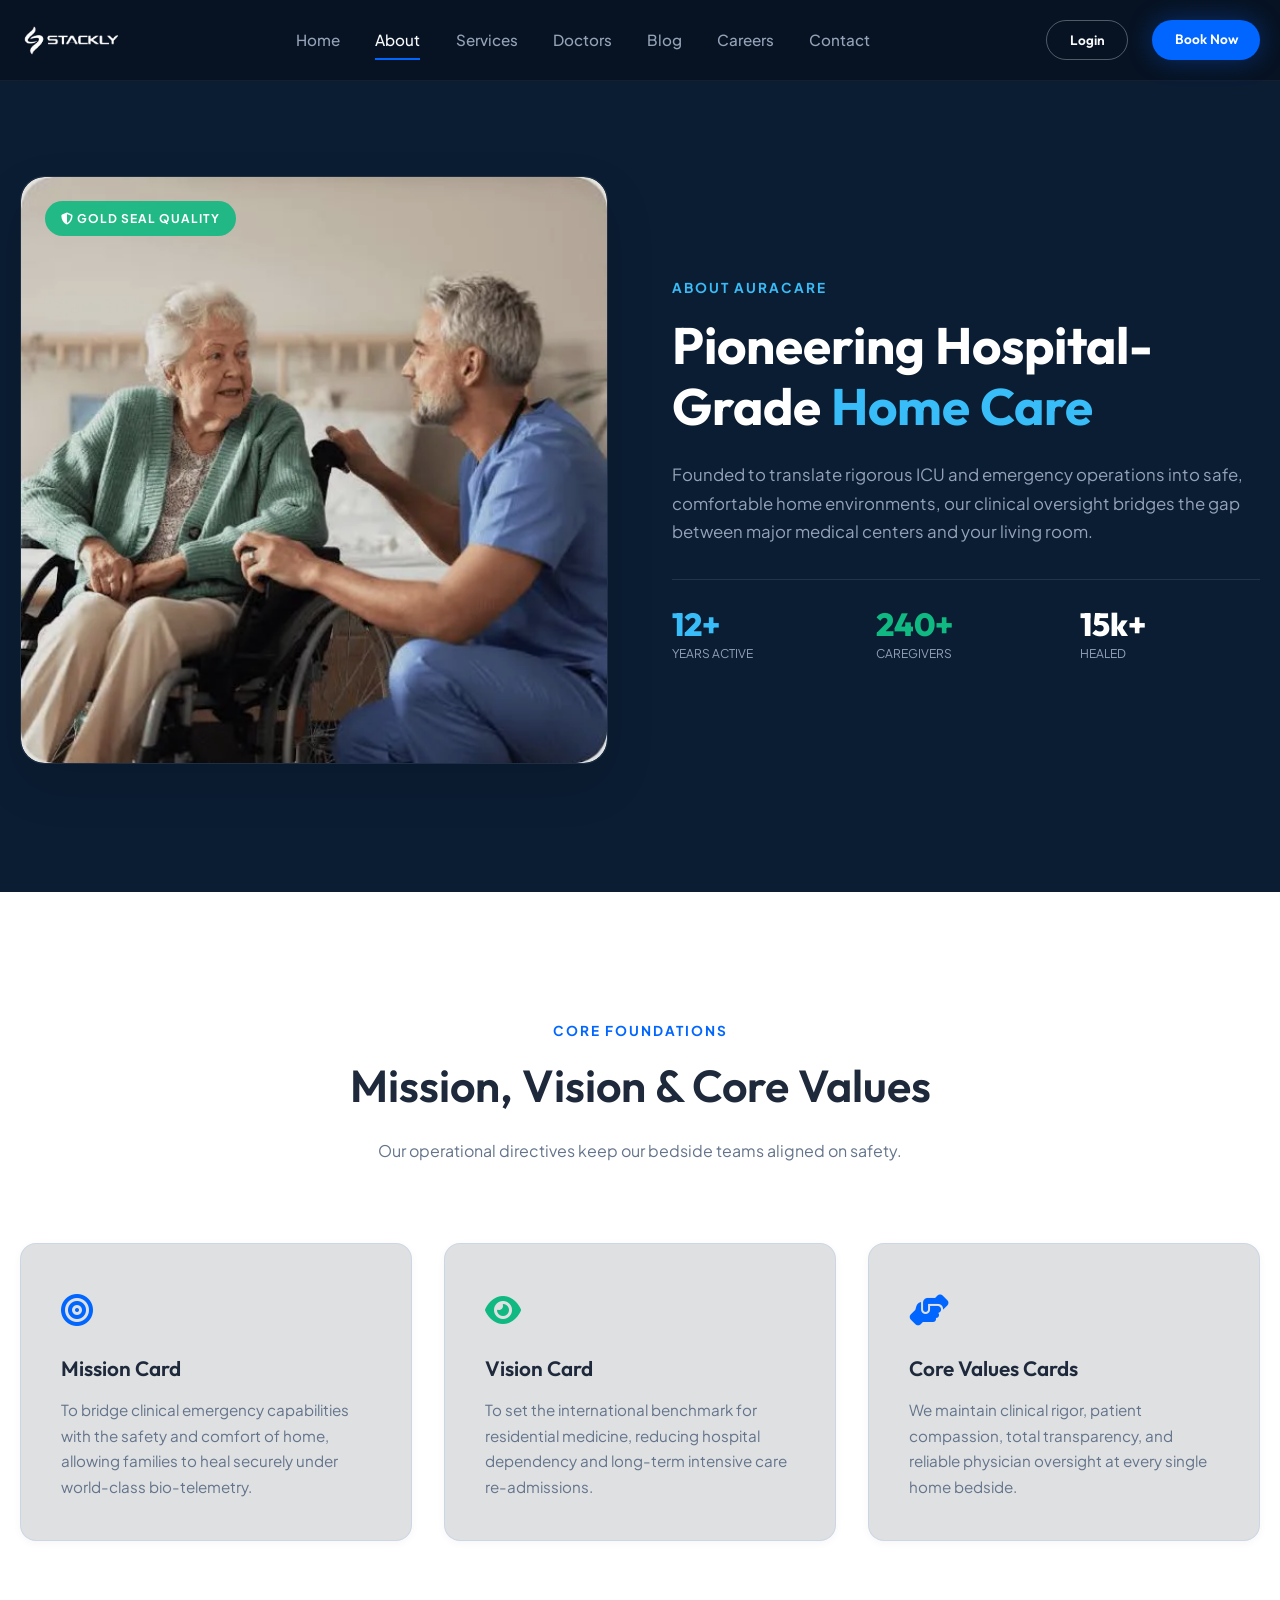
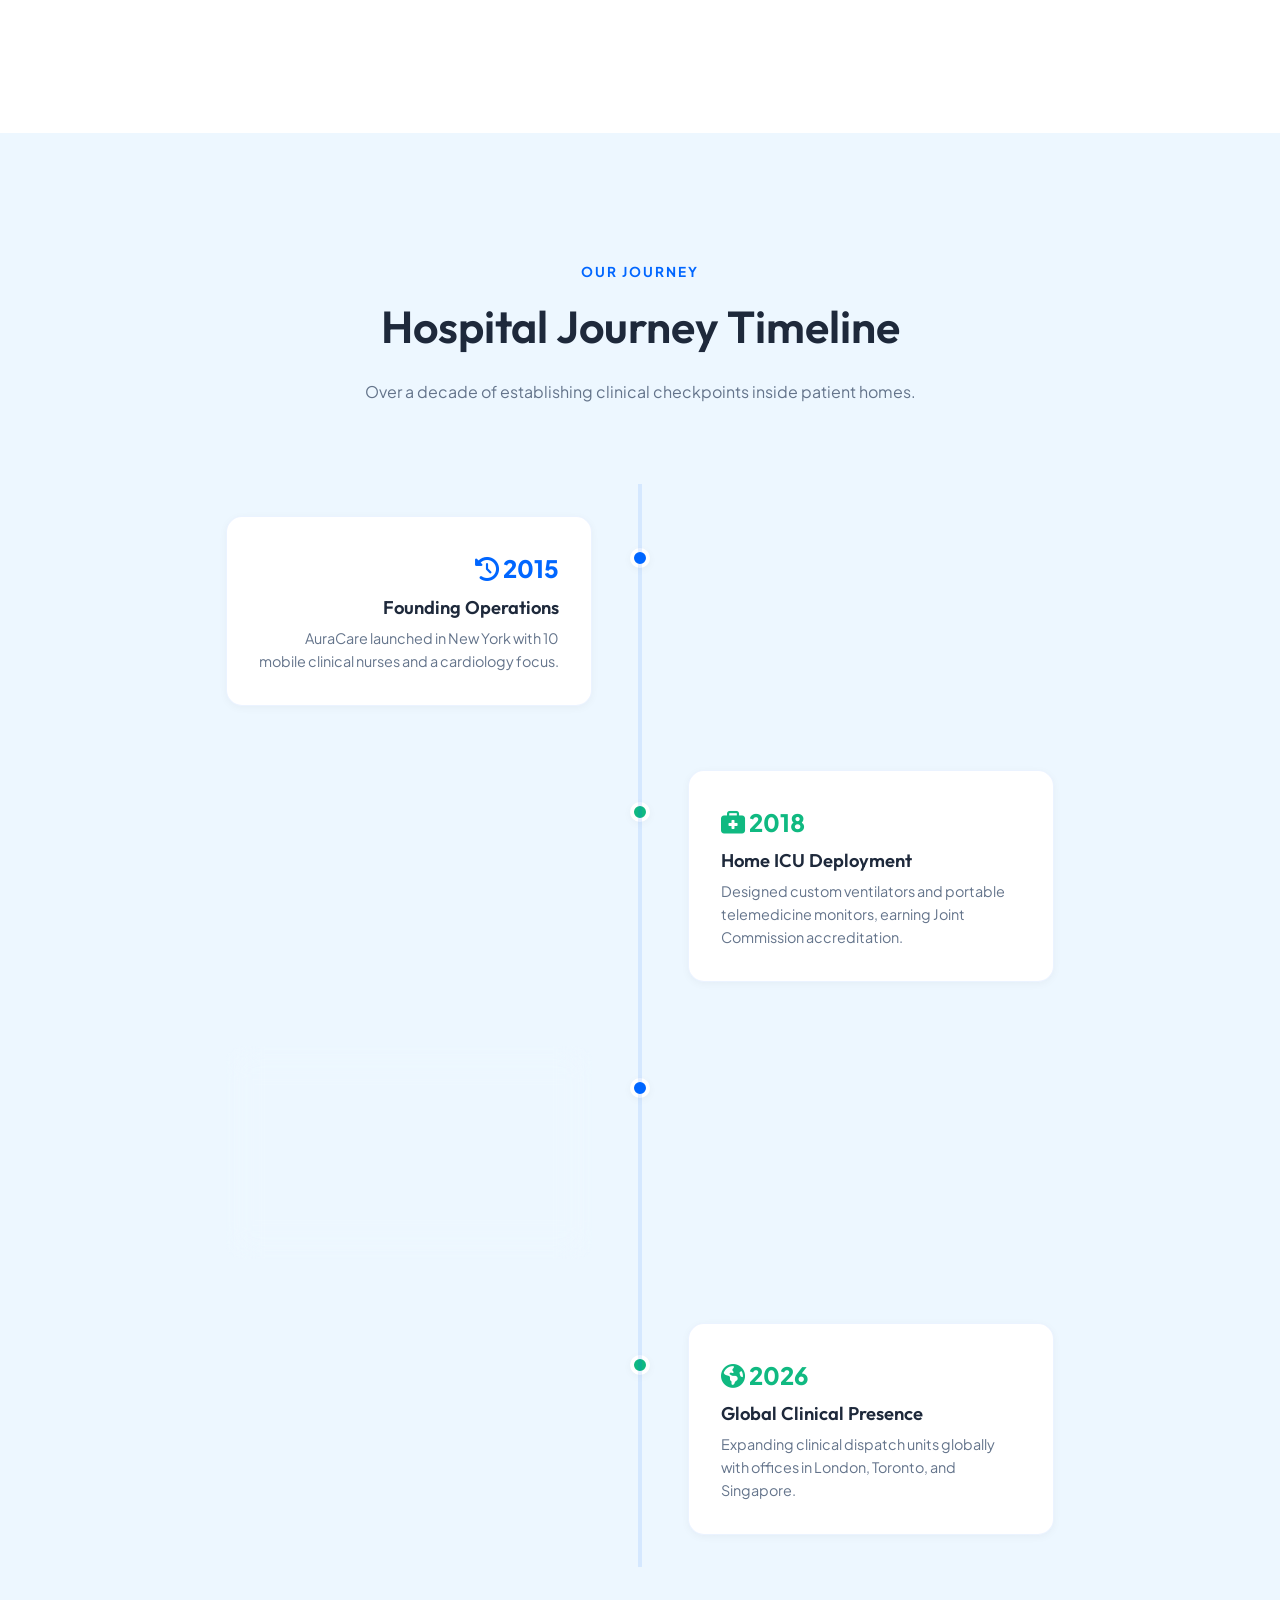
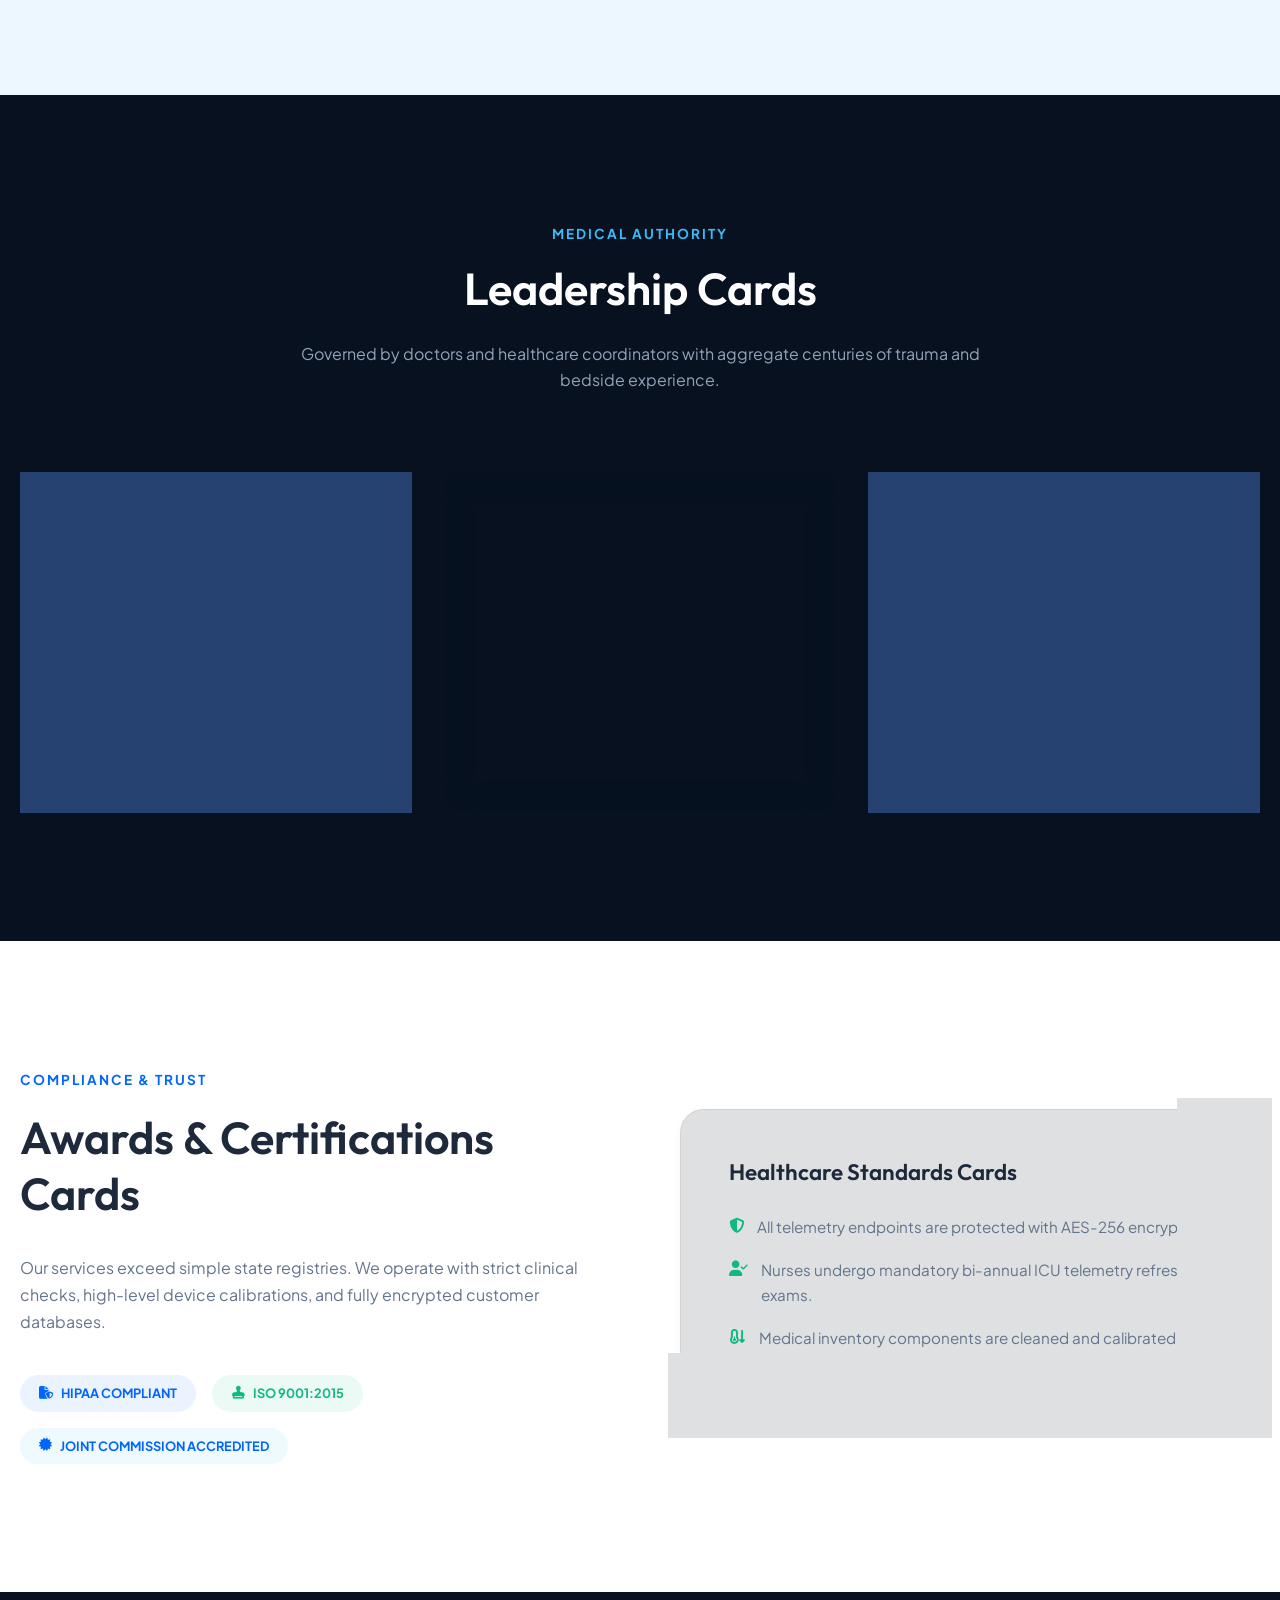
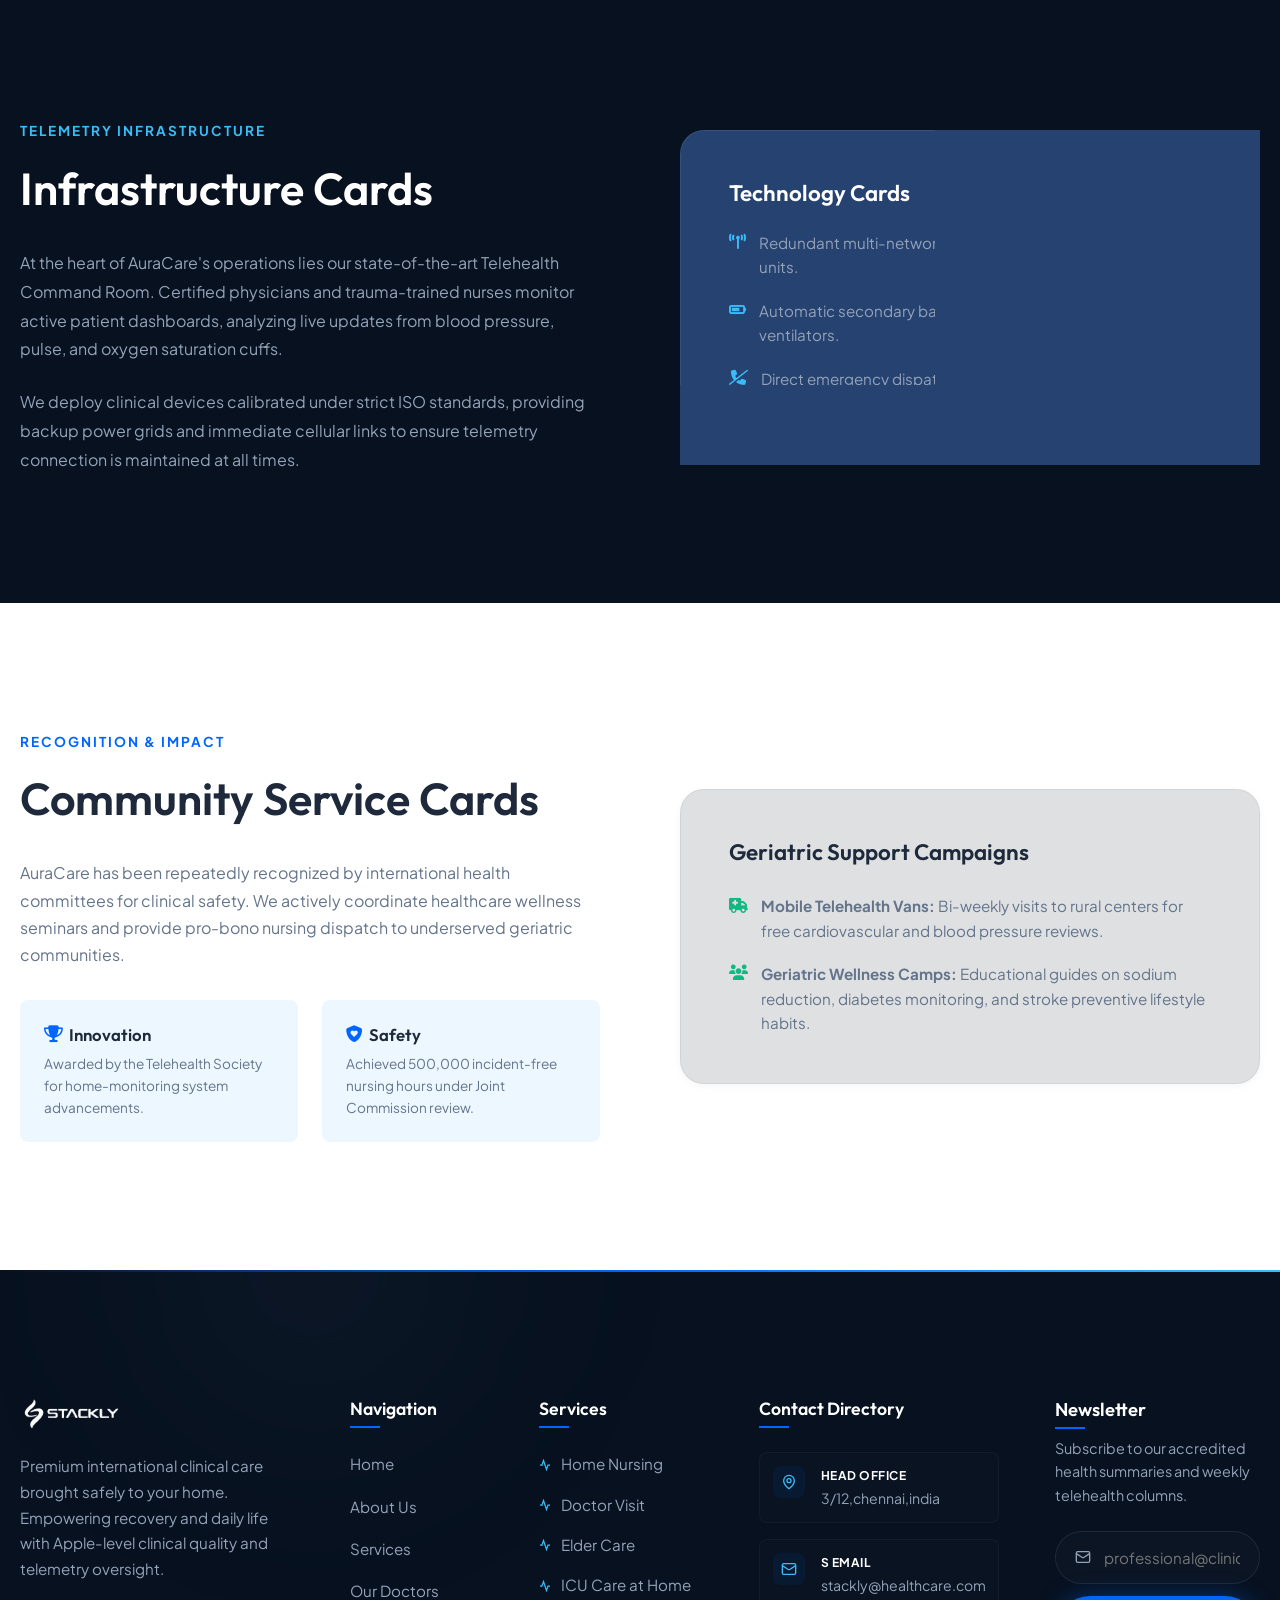
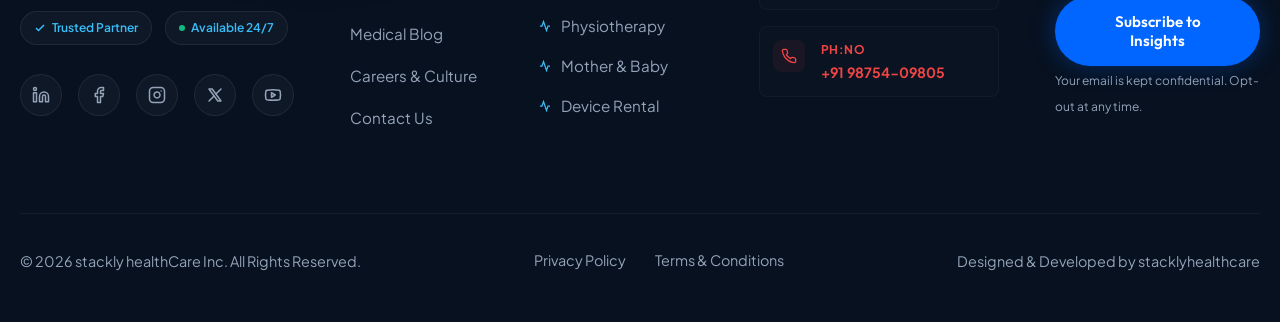
<file: about.html>
<!DOCTYPE html>
<html lang="en">

<head>
  <meta charset="UTF-8">
  <meta name="viewport" content="width=device-width, initial-scale=1.0">
  <title>AuraCare | Company Story, Mission & Clinical Leadership</title>
  <meta name="description"
    content="Discover AuraCare's history of medical innovations, clinical accreditations, and executive leaders driving safety in home healthcare.">
  <link rel="stylesheet" href="css/style.css">
  <link rel="stylesheet" href="css/components.css">
  <link rel="stylesheet" href="https://cdnjs.cloudflare.com/ajax/libs/font-awesome/6.4.0/css/all.min.css">
</head>

<body style="overflow-y: hidden;">

  <!-- PRELOADER -->
  <div id="preloader" class="preloader-overlay">
    <div class="preloader-content">
      <div class="pulse-ring"></div>
      <div class="medical-icons-container">
        <svg class="svg-preloader-graphic" viewBox="0 0 200 150">
          <rect x="70" y="20" width="60" height="90" fill="none" stroke="rgba(255,255,255,0.1)" stroke-width="2" />
          <rect x="45" y="55" width="25" height="55" fill="none" stroke="rgba(255,255,255,0.1)" stroke-width="2" />
          <rect x="130" y="55" width="25" height="55" fill="none" stroke="rgba(255,255,255,0.1)" stroke-width="2" />
          <rect x="92" y="50" width="16" height="16" rx="2" fill="none" stroke="var(--color-primary)" stroke-width="2"
            style="animation: heartbeat 2.2s infinite ease-in-out;" />
          <path d="M100 45v26M87 58h26" fill="none" stroke="var(--color-primary)" stroke-width="3"
            style="animation: heartbeat 2.2s infinite ease-in-out;" />
          <path d="M10 115 h35 l8 -22 l8 44 l8 -58 l8 36 l6 -10 h107" fill="none" stroke="var(--color-accent)"
            stroke-width="3" stroke-dasharray="350" stroke-dashoffset="350"
            style="animation: dashOffset 2.5s linear infinite; stroke-linecap: round; stroke-linejoin: round;" />
        </svg>
      </div>
      <div class="loading-progress">
        <span class="loading-text">Healthare check</span>
        <span class="loading-percent">0%</span>
        <div class="progress-bar-container">
          <div class="progress-bar-fill"></div>
        </div>
      </div>
    </div>
  </div>

  <!-- HEADER -->
  <header id="global-header" class="header"></header>

  <main>
    <!-- HERO BANNER (Dark Blue Background) -->
    <section class="section bg-dark-blue" style="padding-top: 11rem; padding-bottom: 8rem;">
      <div class="container grid grid-2" style="align-items: center; gap: 4rem;">
        <!-- Left: Image Box -->
        <div class="reveal-left" style="position: relative;">
          <div
            style="position: relative; border-radius: var(--border-radius-lg); overflow: hidden; box-shadow: var(--shadow-lg); border: 1px solid rgba(255,255,255,0.08);">
            <img src="assets/a1.webp" alt="Clinical consultation environment"
              style="width: 100%; border-radius: var(--border-radius-lg); filter: brightness(0.9);">
            <!-- Floating Trust Seals Badge -->
            <div
              style="position: absolute; top: 1.5rem; left: 1.5rem; background: rgba(16, 185, 129, 0.9); backdrop-filter: blur(8px); padding: 0.5rem 1rem; border-radius: var(--border-pill); color: white; font-size: 0.75rem; font-weight: 700; text-transform: uppercase; letter-spacing: 1px;">
              <i class="fa-solid fa-shield-halved"></i> Gold Seal Quality
            </div>
          </div>
        </div>

        <!-- Right: Story + Achievement Numbers -->
        <div class="reveal-right">
          <span
            style="color: var(--color-accent); font-weight: 700; text-transform: uppercase; letter-spacing: 2px; font-size: 0.85rem; display: block; margin-bottom: 1rem;">About
            AuraCare</span>
          <h1 style="font-size: 3.2rem; font-weight: 700; line-height: 1.2; margin-bottom: 1.5rem; color: white;">
            Pioneering Hospital-Grade <span style="color: var(--color-accent);">Home Care</span>
          </h1>
          <p style="font-size: 1.05rem; line-height: 1.7; color: var(--text-muted-light); margin-bottom: 2rem;">
            Founded to translate rigorous ICU and emergency operations into safe, comfortable home environments, our
            clinical oversight bridges the gap between major medical centers and your living room.
          </p>

          <!-- Achievement Numbers -->
          <div
            style="display: grid; grid-template-columns: repeat(3, 1fr); gap: 1.5rem; margin-top: 2rem; border-top: 1px solid rgba(255,255,255,0.1); padding-top: 1.5rem;">
            <div>
              <h3 style="font-size: 2rem; font-weight: 800; color: var(--color-accent); margin: 0;">12+</h3>
              <p style="font-size: 0.75rem; color: var(--text-muted-light); text-transform: uppercase; margin: 0;">Years
                Active</p>
            </div>
            <div>
              <h3 style="font-size: 2rem; font-weight: 800; color: var(--color-secondary); margin: 0;">240+</h3>
              <p style="font-size: 0.75rem; color: var(--text-muted-light); text-transform: uppercase; margin: 0;">
                Caregivers</p>
            </div>
            <div>
              <h3 style="font-size: 2rem; font-weight: 800; color: white; margin: 0;">15k+</h3>
              <p style="font-size: 0.75rem; color: var(--text-muted-light); text-transform: uppercase; margin: 0;">
                Healed</p>
            </div>
          </div>
        </div>
      </div>
    </section>
    <!-- MISSION, VISION & CORE VALUES CARDS (Pure White Background) -->
    <section class="section bg-soft-white">
      <div class="container">
        <div style="text-align: center; max-width: 700px; margin: 0 auto 5rem auto;" class="reveal">
          <span
            style="color: var(--color-primary); font-weight: 700; text-transform: uppercase; letter-spacing: 2px; font-size: 0.85rem; display: block; margin-bottom: 1rem;">Core
            Foundations</span>
          <h2 style="font-size: 2.8rem; margin-bottom: 1.5rem;">Mission, Vision & Core Values</h2>
          <p>Our operational directives keep our bedside teams aligned on safety.</p>
        </div>
        <div class="grid grid-3" style="margin-bottom: 4rem;">
          <!-- Mission Card -->
          <div class="glass-card-light reveal-left"
            style="background: #828a9244; padding: 2.5rem; border-radius: var(--border-radius-md); box-shadow: var(--shadow-sm);">
            <div style="color: var(--color-primary); font-size: 2rem; margin-bottom: 1.2rem;"><i
                class="fa-solid fa-bullseye"></i></div>
            <h3 style="margin-bottom: 1rem; font-size: 1.3rem;">Mission Card</h3>
            <p style="font-size: 0.95rem; line-height: 1.7; color: var(--text-muted-dark); margin: 0;">
              To bridge clinical emergency capabilities with the safety and comfort of home, allowing families to heal
              securely under world-class bio-telemetry.
            </p>
          </div>
          <!-- Vision Card -->
          <div class="glass-card-light reveal"
            style="background: #828a9244; padding: 2.5rem; border-radius: var(--border-radius-md); box-shadow: var(--shadow-sm);">
            <div style="color: var(--color-secondary); font-size: 2rem; margin-bottom: 1.2rem;"><i
                class="fa-solid fa-eye"></i></div>
            <h3 style="margin-bottom: 1rem; font-size: 1.3rem;">Vision Card</h3>
            <p style="font-size: 0.95rem; line-height: 1.7; color: var(--text-muted-dark); margin: 0;">
              To set the international benchmark for residential medicine, reducing hospital dependency and long-term
              intensive care re-admissions.
            </p>
          </div>
          <!-- Core Integrity Card -->
          <div class="glass-card-light reveal-right"
            style="background: #828a9244; padding: 2.5rem; border-radius: var(--border-radius-md); box-shadow: var(--shadow-sm);">
            <div style="color: var(--color-primary); font-size: 2rem; margin-bottom: 1.2rem;"><i
                class="fa-solid fa-handshake-angle"></i></div>
            <h3 style="margin-bottom: 1rem; font-size: 1.3rem;">Core Values Cards</h3>
            <p style="font-size: 0.95rem; line-height: 1.7; color: var(--text-muted-dark); margin: 0;">
              We maintain clinical rigor, patient compassion, total transparency, and reliable physician oversight at
              every single home bedside.
            </p>
          </div>
        </div>
      </div>
    </section>

    <!-- HOSPITAL JOURNEY TIMELINE (Soft Light Blue Background) -->
    <section class="section bg-light-blue">
      <div class="container">
        <div style="text-align: center; max-width: 700px; margin: 0 auto 5rem auto;" class="reveal">
          <span
            style="color: var(--color-primary); font-weight: 700; text-transform: uppercase; letter-spacing: 2px; font-size: 0.85rem; display: block; margin-bottom: 1rem;">Our
            Journey</span>
          <h2 style="font-size: 2.8rem; margin-bottom: 1.5rem;">Hospital Journey Timeline</h2>
          <p>Over a decade of establishing clinical checkpoints inside patient homes.</p>
        </div>

        <div style="display: flex; flex-direction: column; gap: 2rem; max-width: 900px; margin: 0 auto;">
          <!-- Timeline container with vertical connector -->
          <div style="position: relative; max-width: 900px; margin: 0 auto; padding: 2rem 0;">
            <!-- Central Line -->
            <div
              style="position: absolute; left: 50%; top: 0; bottom: 0; width: 4px; background: rgba(0, 102, 255, 0.1); transform: translateX(-50%); z-index: 1;">
            </div>

            <!-- Timeline Item 1 (Left) -->
            <div class="reveal-left"
              style="position: relative; width: 50%; padding-right: 3rem; margin-bottom: 4rem; text-align: right;">
              <!-- Connector Dot -->
              <div
                style="position: absolute; right: -10px; top: 2rem; width: 20px; height: 20px; border-radius: 50%; background: var(--color-primary); border: 4px solid white; z-index: 2; box-shadow: var(--shadow-sm);">
              </div>
              <div class="glass-card-light"
                style="background: white; padding: 2rem; border-radius: var(--border-radius-md); box-shadow: var(--shadow-sm); display: inline-block; width: 100%;">
                <span
                  style="font-size: 1.5rem; font-weight: 800; color: var(--color-primary); display: block; margin-bottom: 0.5rem;"><i
                    class="fa-solid fa-clock-rotate-left"></i> 2015</span>
                <h4 style="margin-bottom: 0.5rem; font-size: 1.15rem; color: var(--text-dark); font-weight: 600;">
                  Founding Operations</h4>
                <p style="font-size: 0.9rem; color: var(--text-muted-dark); margin: 0; line-height: 1.6;">AuraCare
                  launched in New York with 10 mobile clinical nurses and a cardiology focus.</p>
              </div>
            </div>

            <!-- Timeline Item 2 (Right) -->
            <div class="reveal-right"
              style="position: relative; width: 50%; left: 50%; padding-left: 3rem; margin-bottom: 4rem;">
              <!-- Connector Dot -->
              <div
                style="position: absolute; left: -10px; top: 2rem; width: 20px; height: 20px; border-radius: 50%; background: var(--color-secondary); border: 4px solid white; z-index: 2; box-shadow: var(--shadow-sm);">
              </div>
              <div class="glass-card-light"
                style="background: white; padding: 2rem; border-radius: var(--border-radius-md); box-shadow: var(--shadow-sm); display: inline-block; width: 100%;">
                <span
                  style="font-size: 1.5rem; font-weight: 800; color: var(--color-secondary); display: block; margin-bottom: 0.5rem;"><i
                    class="fa-solid fa-briefcase-medical"></i> 2018</span>
                <h4 style="margin-bottom: 0.5rem; font-size: 1.15rem; color: var(--text-dark); font-weight: 600;">Home
                  ICU Deployment</h4>
                <p style="font-size: 0.9rem; color: var(--text-muted-dark); margin: 0; line-height: 1.6;">Designed
                  custom ventilators and portable telemedicine monitors, earning Joint Commission accreditation.</p>
              </div>
            </div>

            <!-- Timeline Item 3 (Left) -->
            <div class="reveal-left"
              style="position: relative; width: 50%; padding-right: 3rem; margin-bottom: 4rem; text-align: right;">
              <!-- Connector Dot -->
              <div
                style="position: absolute; right: -10px; top: 2rem; width: 20px; height: 20px; border-radius: 50%; background: var(--color-primary); border: 4px solid white; z-index: 2; box-shadow: var(--shadow-sm);">
              </div>
              <div class="glass-card-light"
                style="background: white; padding: 2rem; border-radius: var(--border-radius-md); box-shadow: var(--shadow-sm); display: inline-block; width: 100%;">
                <span
                  style="font-size: 1.5rem; font-weight: 800; color: var(--color-primary); display: block; margin-bottom: 0.5rem;"><i
                    class="fa-solid fa-microchip"></i> 2022</span>
                <h4 style="margin-bottom: 0.5rem; font-size: 1.15rem; color: var(--text-dark); font-weight: 600;">
                  Telemetry Hub Core</h4>
                <p style="font-size: 0.9rem; color: var(--text-muted-dark); margin: 0; line-height: 1.6;">Launched the
                  Central Telehealth Command Room, monitoring 5,000+ active beds concurrently.</p>
              </div>
            </div>

            <!-- Timeline Item 4 (Right) -->
            <div class="reveal-right" style="position: relative; width: 50%; left: 50%; padding-left: 3rem;">
              <!-- Connector Dot -->
              <div
                style="position: absolute; left: -10px; top: 2rem; width: 20px; height: 20px; border-radius: 50%; background: var(--color-secondary); border: 4px solid white; z-index: 2; box-shadow: var(--shadow-sm);">
              </div>
              <div class="glass-card-light"
                style="background: white; padding: 2rem; border-radius: var(--border-radius-md); box-shadow: var(--shadow-sm); display: inline-block; width: 100%;">
                <span
                  style="font-size: 1.5rem; font-weight: 800; color: var(--color-secondary); display: block; margin-bottom: 0.5rem;"><i
                    class="fa-solid fa-earth-americas"></i> 2026</span>
                <h4 style="margin-bottom: 0.5rem; font-size: 1.15rem; color: var(--text-dark); font-weight: 600;">Global
                  Clinical Presence</h4>
                <p style="font-size: 0.9rem; color: var(--text-muted-dark); margin: 0; line-height: 1.6;">Expanding
                  clinical dispatch units globally with offices in London, Toronto, and Singapore.</p>
              </div>
            </div>
          </div>
        </div>
      </div>
    </section>

    <!-- LEADERSHIP & CLINICAL DIRECTORS (Deep Navy Background) -->
    <section class="section bg-deep-navy">
      <div class="container">
        <div style="text-align: center; max-width: 700px; margin: 0 auto 5rem auto;" class="reveal">
          <span
            style="color: var(--color-accent); font-weight: 700; text-transform: uppercase; letter-spacing: 2px; font-size: 0.85rem; display: block; margin-bottom: 1rem;">Medical
            Authority</span>
          <h2 style="font-size: 2.8rem; margin-bottom: 1.5rem; color: white;">Leadership Cards</h2>
          <p style="color: var(--text-muted-light);">Governed by doctors and healthcare coordinators with aggregate
            centuries of trauma and bedside experience.</p>
        </div>
        <div class="grid grid-3">
          <!-- Director 1 -->
          <div class="glass-card reveal-left"
            style="background: rgba(46, 81, 137, 0.786); padding: 2.5rem; border: 1px solid rgba(255,255,255,0.08);">
            <div style="color: var(--color-primary); font-size: 1.8rem; margin-bottom: 1rem;"><i
                class="fa-solid fa-user-doctor"></i></div>
            <h4 style="font-size: 1.4rem; font-weight: 700; color: white; margin-bottom: 0.2rem;">Dr. Adrian Mercer, MD
            </h4>
            <span
              style="color: var(--color-accent); font-weight: 600; font-size: 0.9rem; text-transform: uppercase; display: block; margin-bottom: 1.5rem;">Chief
              Medical Officer</span>
            <p style="font-size: 0.9rem; line-height: 1.7; color: var(--text-muted-light); margin-bottom: 1.5rem;">
              Former Director of Emergency Medicine at Bellevue Hospital. Supervises all home emergency dispatch logic.
            </p>
            <span style="font-size: 0.8rem; color: var(--text-muted-light); font-weight: 500; display: block;">Harvard
              Medical School • 24 Yrs Experience</span>
          </div>
          <!-- Director 2 -->
          <div class="glass-card reveal"
            style="background: rgba(46, 81, 137, 0.786); padding: 2.5rem; border: 1px solid rgba(255,255,255,0.08);">
            <div style="color: var(--color-secondary); font-size: 1.8rem; margin-bottom: 1rem;"><i
                class="fa-solid fa-heart-pulse"></i></div>
            <h4 style="font-size: 1.4rem; font-weight: 700; color: white; margin-bottom: 0.2rem;">Dr. Evelyn Vance, PhD
            </h4>
            <span
              style="color: var(--color-accent); font-weight: 600; font-size: 0.9rem; text-transform: uppercase; display: block; margin-bottom: 1.5rem;">Director
              of Telemetry Systems</span>
            <p style="font-size: 0.9rem; line-height: 1.7; color: var(--text-muted-light); margin-bottom: 1.5rem;">
              Developer of clinical IoT telemetry protocols. Designs patient vitals stream monitoring algorithms.
            </p>
            <span style="font-size: 0.8rem; color: var(--text-muted-light); font-weight: 500; display: block;">MIT
              Bioengineering • 18 Yrs Experience</span>
          </div>
          <!-- Director 3 -->
          <div class="glass-card reveal-right"
            style="background: rgba(46, 81, 137, 0.786); padding: 2.5rem; border: 1px solid rgba(255, 255, 255, 0.08);">
            <div style="color: var(--color-primary); font-size: 1.8rem; margin-bottom: 1rem;"><i
                class="fa-solid fa-stethoscope"></i></div>
            <h4 style="font-size: 1.4rem; font-weight: 700; color: white; margin-bottom: 0.2rem;">Sarah Jenkins, DNP
            </h4>
            <span
              style="color: var(--color-accent); font-weight: 600; font-size: 0.9rem; text-transform: uppercase; display: block; margin-bottom: 1.5rem;">Chief
              Nursing Officer</span>
            <p style="font-size: 0.9rem; line-height: 1.7; color: var(--text-muted-light); margin-bottom: 1.5rem;">
              Manages the roster of 300+ nurses. Sets strict ICU nurse checkup protocols and guidelines.
            </p>
            <span style="font-size: 0.8rem; color: var(--text-muted-light); font-weight: 500; display: block;">Johns
              Hopkins Nursing • 20 Yrs Experience</span>
          </div>
        </div>
      </div>
    </section>

    <!-- CERTIFICATIONS & ACCREDITATIONS & AWARDS (Pure White Background) -->
    <section class="section bg-soft-white">
      <div class="container grid grid-2" style="gap: 5rem; align-items: center;">
        <div class="reveal-left">
          <span
            style="color: var(--color-primary); font-weight: 700; text-transform: uppercase; letter-spacing: 2px; font-size: 0.85rem; display: block; margin-bottom: 1.2rem;">Compliance
            & Trust</span>
          <h2 style="font-size: 2.8rem; margin-bottom: 2rem;">Awards & Certifications Cards</h2>
          <p style="margin-bottom: 2.5rem; color: var(--text-muted-dark); line-height: 1.7;">Our services exceed simple
            state registries. We operate with strict clinical checks, high-level device calibrations, and fully
            encrypted customer databases.</p>
          <div style="display: flex; gap: 1rem; flex-wrap: wrap;">
            <span
              style="background-color: rgba(0, 102, 255, 0.08); color: var(--color-primary); font-weight: 700; padding: 0.5rem 1.2rem; border-radius: var(--border-pill); font-size: 0.8rem; text-transform: uppercase; display: inline-flex; align-items: center; gap: 0.5rem;"><i
                class="fa-solid fa-file-shield"></i> HIPAA Compliant</span>
            <span
              style="background-color: rgba(16, 185, 129, 0.08); color: var(--color-secondary); font-weight: 700; padding: 0.5rem 1.2rem; border-radius: var(--border-pill); font-size: 0.8rem; text-transform: uppercase; display: inline-flex; align-items: center; gap: 0.5rem;"><i
                class="fa-solid fa-stamp"></i> ISO 9001:2015</span>
            <span
              style="background-color: rgba(56, 189, 248, 0.08); color: var(--color-primary); font-weight: 700; padding: 0.5rem 1.2rem; border-radius: var(--border-pill); font-size: 0.8rem; text-transform: uppercase; display: inline-flex; align-items: center; gap: 0.5rem;"><i
                class="fa-solid fa-certificate"></i> Joint Commission Accredited</span>
          </div>
        </div>
        <div class="reveal-right">
          <div class="glass-card-light"
            style="background: #828a9244; border-color: rgba(0,0,0,0.06); padding: 3rem; border-radius: var(--border-radius-lg); box-shadow: var(--shadow-sm);">
            <h3 style="font-size: 1.4rem; margin-bottom: 1.8rem; color: var(--text-dark);">Healthcare Standards Cards
            </h3>
            <ul
              style="display: flex; flex-direction: column; gap: 1.2rem; font-size: 0.95rem; line-height: 1.6; color: var(--text-muted-dark); padding: 0;">
              <li style="display: flex; gap: 0.8rem; align-items: flex-start;">
                <i class="fa-solid fa-shield-halved" style="color: var(--color-secondary); margin-top: 0.2rem;"></i>
                <span>All telemetry endpoints are protected with AES-256 encryption.</span>
              </li>
              <li style="display: flex; gap: 0.8rem; align-items: flex-start;">
                <i class="fa-solid fa-user-check" style="color: var(--color-secondary); margin-top: 0.2rem;"></i>
                <span>Nurses undergo mandatory bi-annual ICU telemetry refresh exams.</span>
              </li>
              <li style="display: flex; gap: 0.8rem; align-items: flex-start;">
                <i class="fa-solid fa-temperature-arrow-down"
                  style="color: var(--color-secondary); margin-top: 0.2rem;"></i>
                <span>Medical inventory components are cleaned and calibrated under ISO guidelines.</span>
              </li>
            </ul>
          </div>
        </div>
      </div>
    </section>

    <!-- INFRASTRUCTURE & TECHNOLOGY CARDS (Dark Navy Background) -->
    <section class="section bg-deep-navy">
      <div class="container grid grid-2" style="align-items: center; gap: 5rem;">
        <div class="reveal-left">
          <span
            style="color: var(--color-accent); font-weight: 700; text-transform: uppercase; letter-spacing: 2px; font-size: 0.85rem; display: block; margin-bottom: 1.2rem;">Telemetry
            Infrastructure</span>
          <h2 style="font-size: 2.8rem; margin-bottom: 2rem; color: white;">Infrastructure Cards</h2>
          <p style="line-height: 1.8; margin-bottom: 1.5rem; color: var(--text-muted-light);">
            At the heart of AuraCare's operations lies our state-of-the-art Telehealth Command Room. Certified
            physicians and trauma-trained nurses monitor active patient dashboards, analyzing live updates from blood
            pressure, pulse, and oxygen saturation cuffs.
          </p>
          <p style="line-height: 1.8; color: var(--text-muted-light);">
            We deploy clinical devices calibrated under strict ISO standards, providing backup power grids and immediate
            cellular links to ensure telemetry connection is maintained at all times.
          </p>
        </div>
        <div class="reveal-right">
          <div class="glass-card"
            style="background: rgba(46, 81, 137, 0.786); border-color: rgba(255,255,255,0.08); padding: 3rem; border-radius: var(--border-radius-lg);">
            <h3 style="font-size: 1.4rem; color: white; margin-bottom: 1.5rem;">Technology Cards</h3>
            <ul
              style="display: flex; flex-direction: column; gap: 1.2rem; font-size: 0.95rem; line-height: 1.6; color: var(--text-muted-light); padding: 0;">
              <li style="display: flex; gap: 0.8rem; align-items: flex-start;">
                <i class="fa-solid fa-tower-broadcast" style="color: var(--color-accent); margin-top: 0.2rem;"></i>
                <span>Redundant multi-network cellular transceivers on all monitoring units.</span>
              </li>
              <li style="display: flex; gap: 0.8rem; align-items: flex-start;">
                <i class="fa-solid fa-battery-three-quarters"
                  style="color: var(--color-accent); margin-top: 0.2rem;"></i>
                <span>Automatic secondary battery bank backup on home ventilators.</span>
              </li>
              <li style="display: flex; gap: 0.8rem; align-items: flex-start;">
                <i class="fa-solid fa-phone-slash" style="color: var(--color-accent); margin-top: 0.2rem;"></i>
                <span>Direct emergency dispatch hotline integration with regional trauma centers.</span>
              </li>
            </ul>
          </div>
        </div>
      </div>
    </section>

    <!-- COMMUNITY SERVICE & AWARDS OUTREACH (Pure White Background) -->
    <section class="section bg-soft-white">
      <div class="container grid grid-2" style="gap: 5rem; align-items: center;">
        <div class="reveal-left">
          <span
            style="color: var(--color-primary); font-weight: 700; text-transform: uppercase; letter-spacing: 2px; font-size: 0.85rem; display: block; margin-bottom: 1.2rem;">Recognition
            & Impact</span>
          <h2 style="font-size: 2.8rem; margin-bottom: 2rem;">Community Service Cards</h2>
          <p style="line-height: 1.7; margin-bottom: 2rem; color: var(--text-muted-dark);">
            AuraCare has been repeatedly recognized by international health committees for clinical safety. We actively
            coordinate healthcare wellness seminars and provide pro-bono nursing dispatch to underserved geriatric
            communities.
          </p>
          <div style="display: grid; grid-template-columns: 1fr 1fr; gap: 1.5rem;">
            <div style="background: var(--bg-light-blue); padding: 1.5rem; border-radius: var(--border-radius-sm);">
              <h4
                style="font-size: 1.05rem; margin-bottom: 0.5rem; color: var(--text-dark); display: flex; align-items: center; gap: 0.4rem;">
                <i class="fa-solid fa-trophy" style="color: var(--color-primary);"></i> Innovation
              </h4>
              <p style="font-size: 0.85rem; margin: 0; color: var(--text-muted-dark);">Awarded by the Telehealth Society
                for home-monitoring system advancements.</p>
            </div>
            <div style="background: var(--bg-light-blue); padding: 1.5rem; border-radius: var(--border-radius-sm);">
              <h4
                style="font-size: 1.05rem; margin-bottom: 0.5rem; color: var(--text-dark); display: flex; align-items: center; gap: 0.4rem;">
                <i class="fa-solid fa-shield-heart" style="color: var(--color-primary);"></i> Safety
              </h4>
              <p style="font-size: 0.85rem; margin: 0; color: var(--text-muted-dark);">Achieved 500,000 incident-free
                nursing hours under Joint Commission review.</p>
            </div>
          </div>
        </div>
        <div class="reveal-right">
          <div class="glass-card-light"
            style="background: #828a9244; border-color: rgba(0,0,0,0.06); padding: 3rem; border-radius: var(--border-radius-lg); box-shadow: var(--shadow-sm);">
            <h3 style="font-size: 1.4rem; margin-bottom: 1.8rem; color: var(--text-dark);">Geriatric Support Campaigns
            </h3>
            <ul
              style="display: flex; flex-direction: column; gap: 1.2rem; font-size: 0.95rem; line-height: 1.6; color: var(--text-muted-dark); padding: 0;">
              <li style="display: flex; gap: 0.8rem; align-items: flex-start;">
                <i class="fa-solid fa-truck-medical" style="color: var(--color-secondary); margin-top: 0.2rem;"></i>
                <span><strong>Mobile Telehealth Vans:</strong> Bi-weekly visits to rural centers for free cardiovascular
                  and blood pressure reviews.</span>
              </li>
              <li style="display: flex; gap: 0.8rem; align-items: flex-start;">
                <i class="fa-solid fa-users" style="color: var(--color-secondary); margin-top: 0.2rem;"></i>
                <span><strong>Geriatric Wellness Camps:</strong> Educational guides on sodium reduction, diabetes
                  monitoring, and stroke preventive lifestyle habits.</span>
              </li>
            </ul>
          </div>
        </div>
      </div>
    </section>
  </main>

  <!-- FOOTER -->
  <footer id="global-footer" class="footer"></footer>

  <script src="js/main.js"></script>
</body>

</html>
</file>
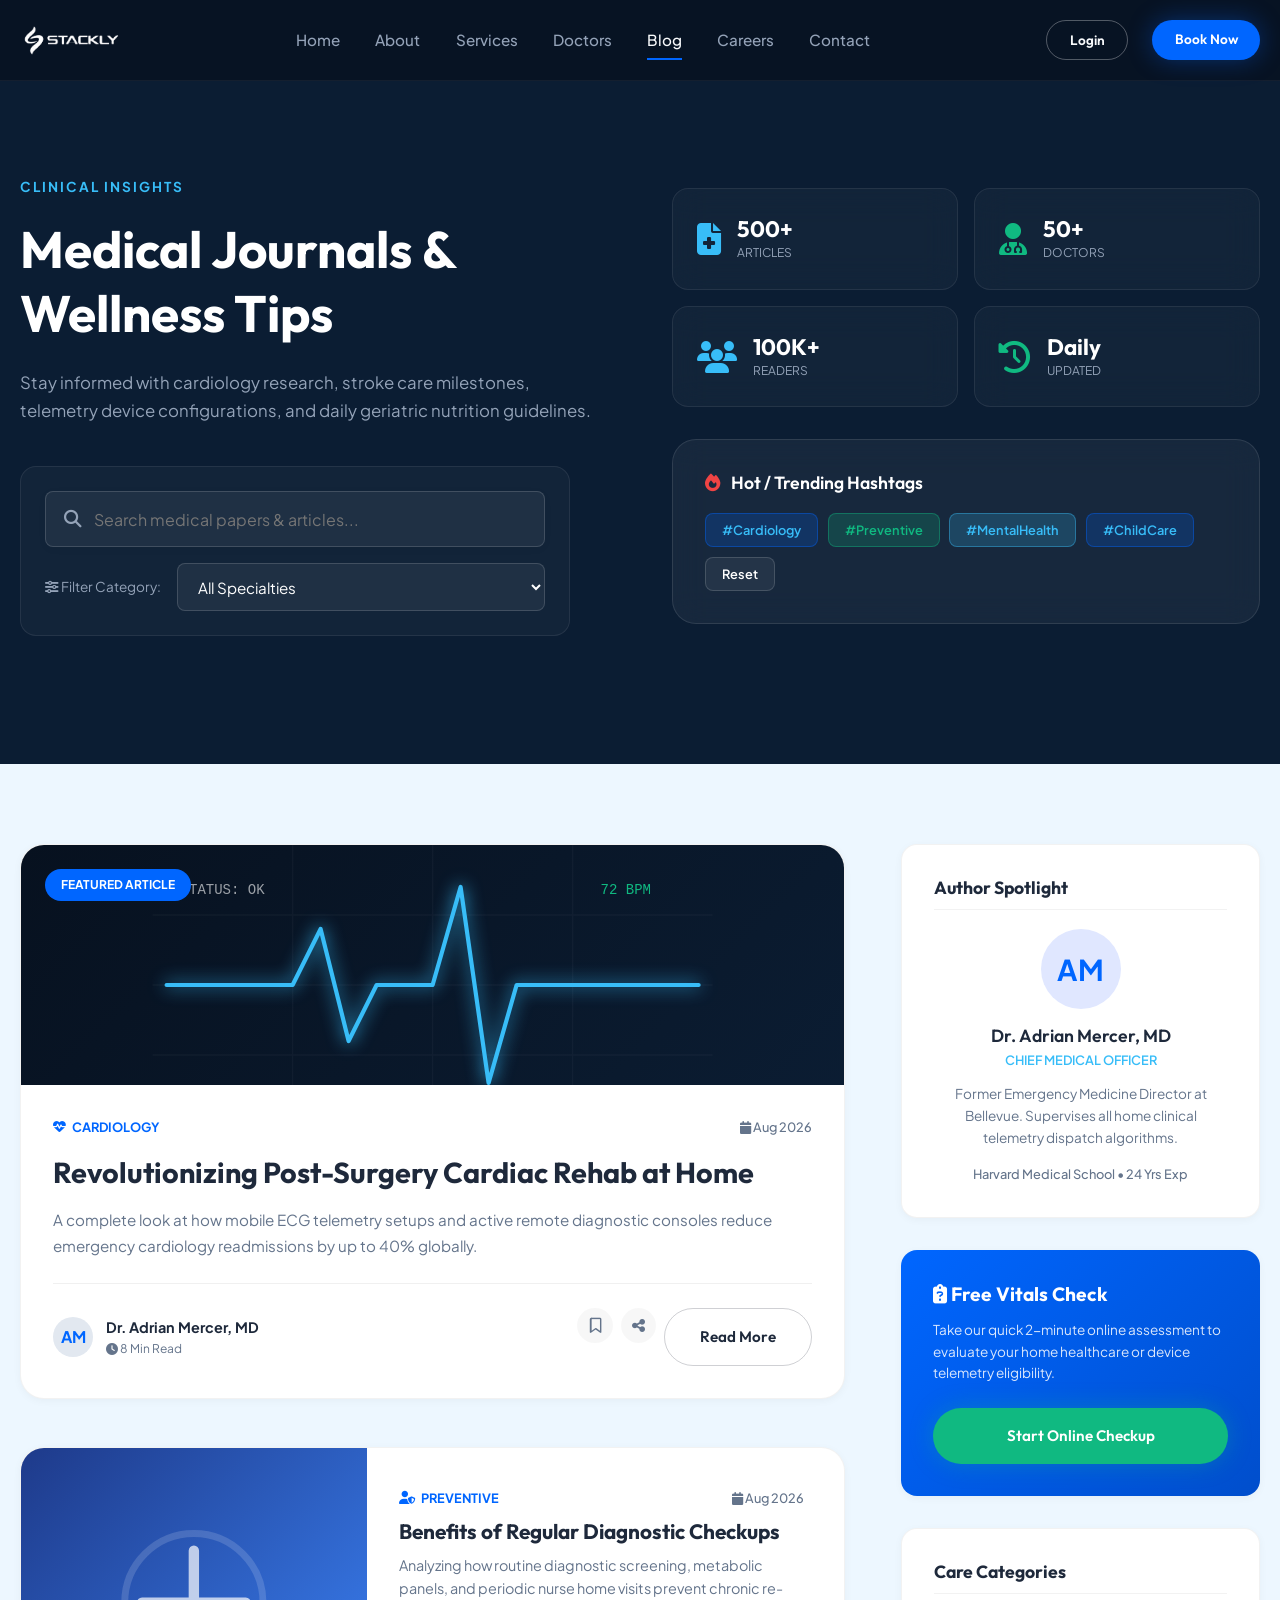
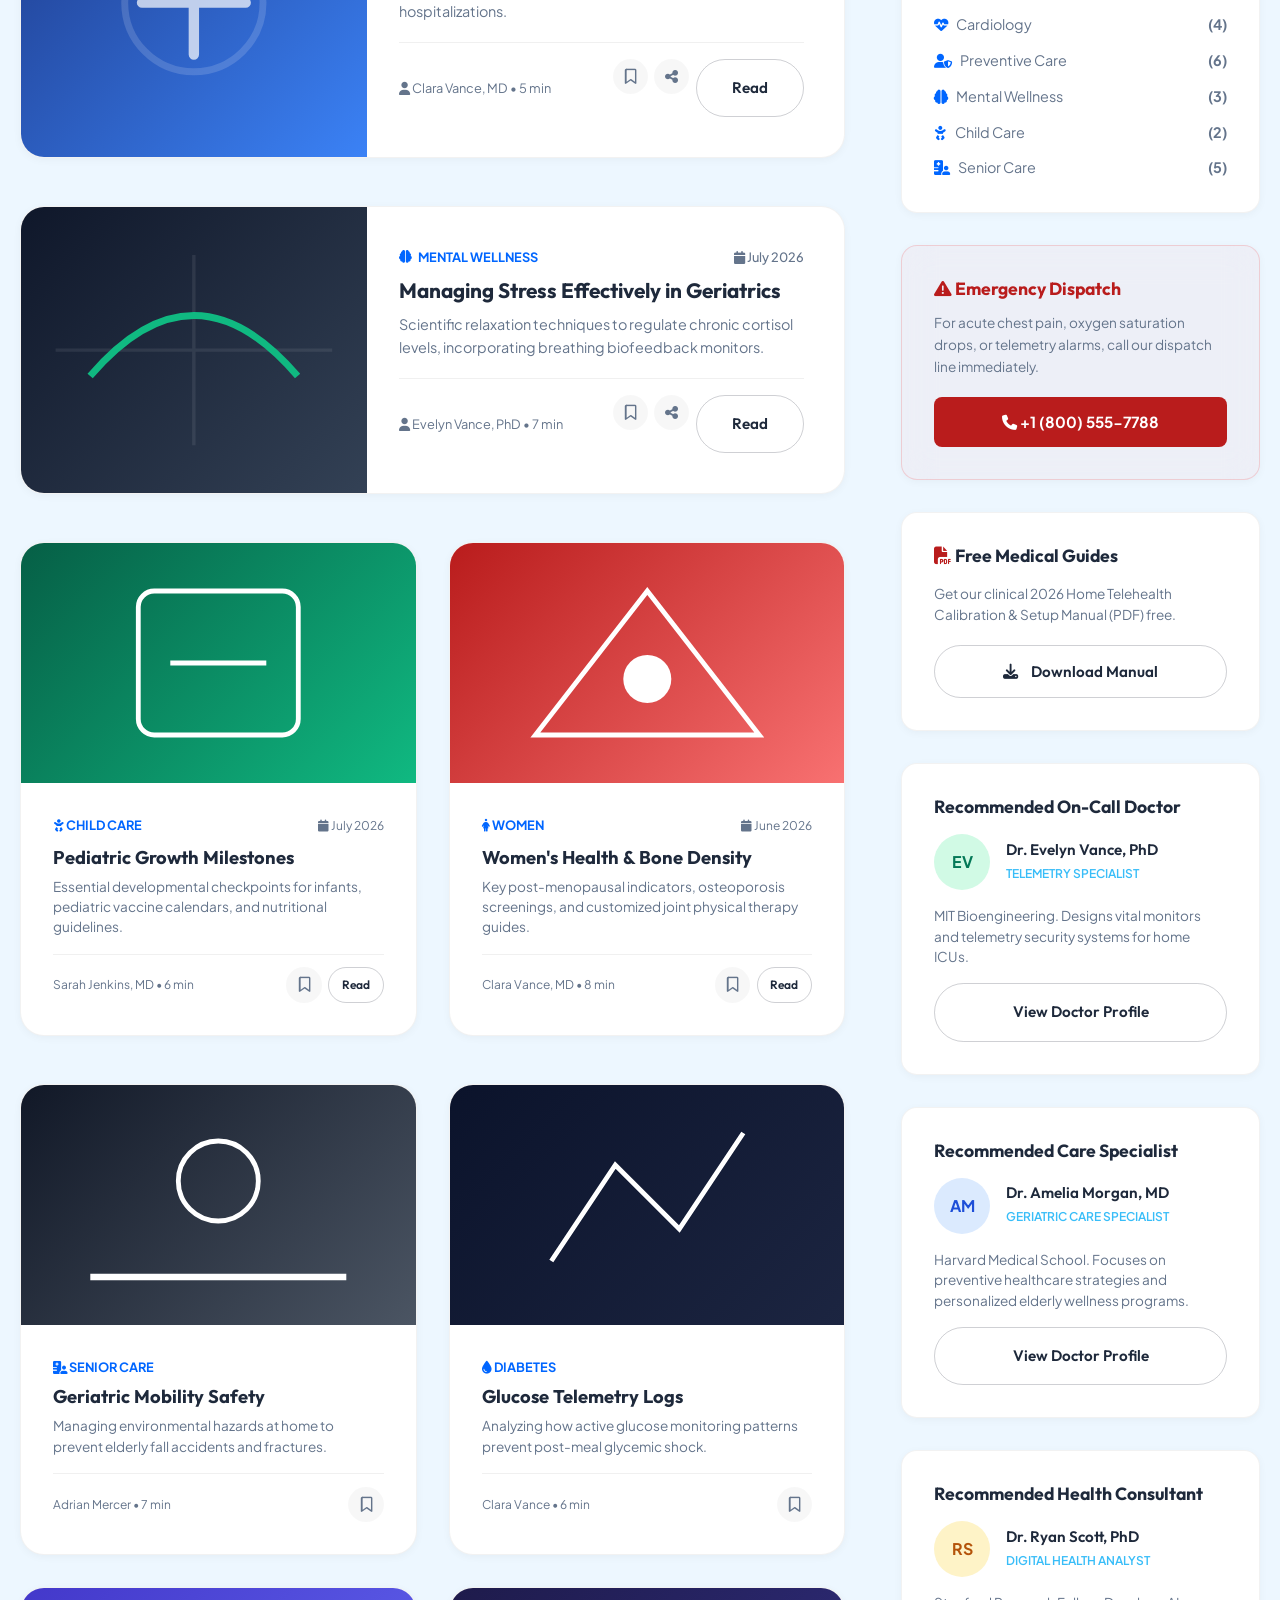
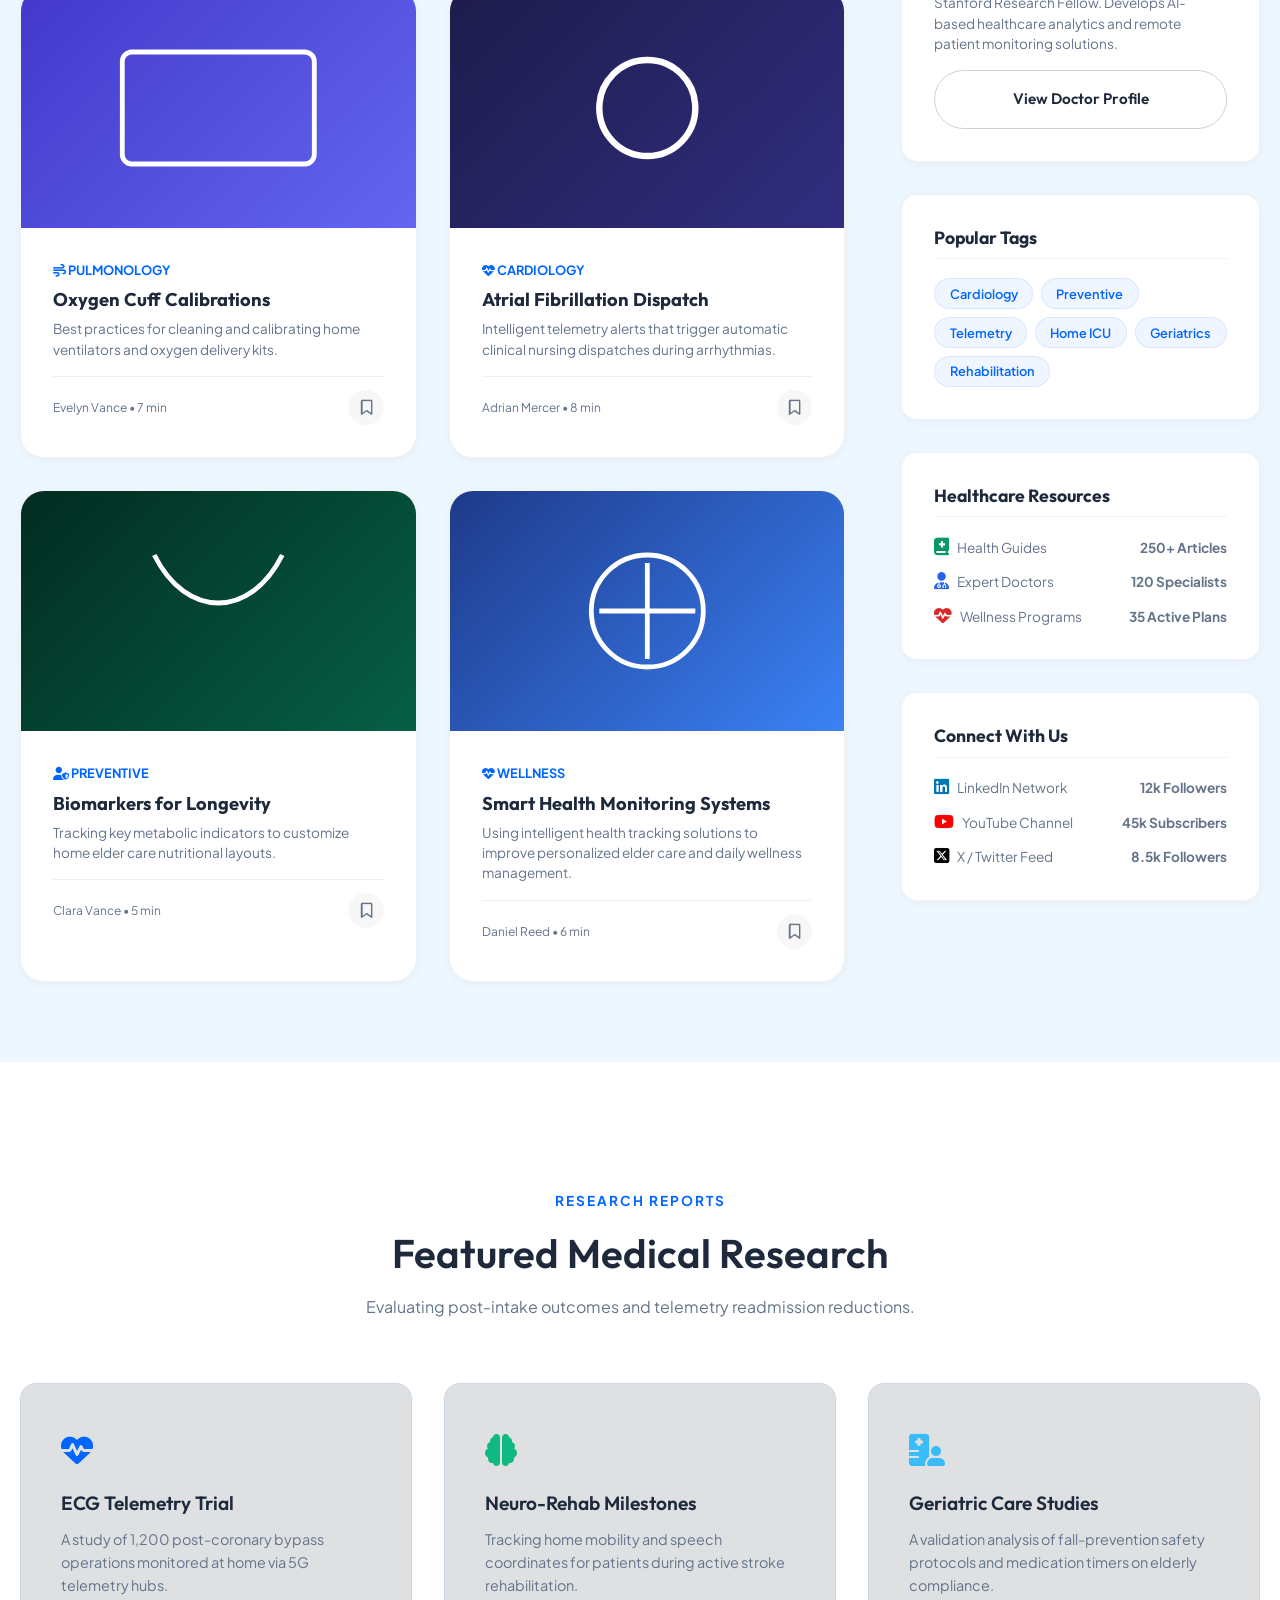
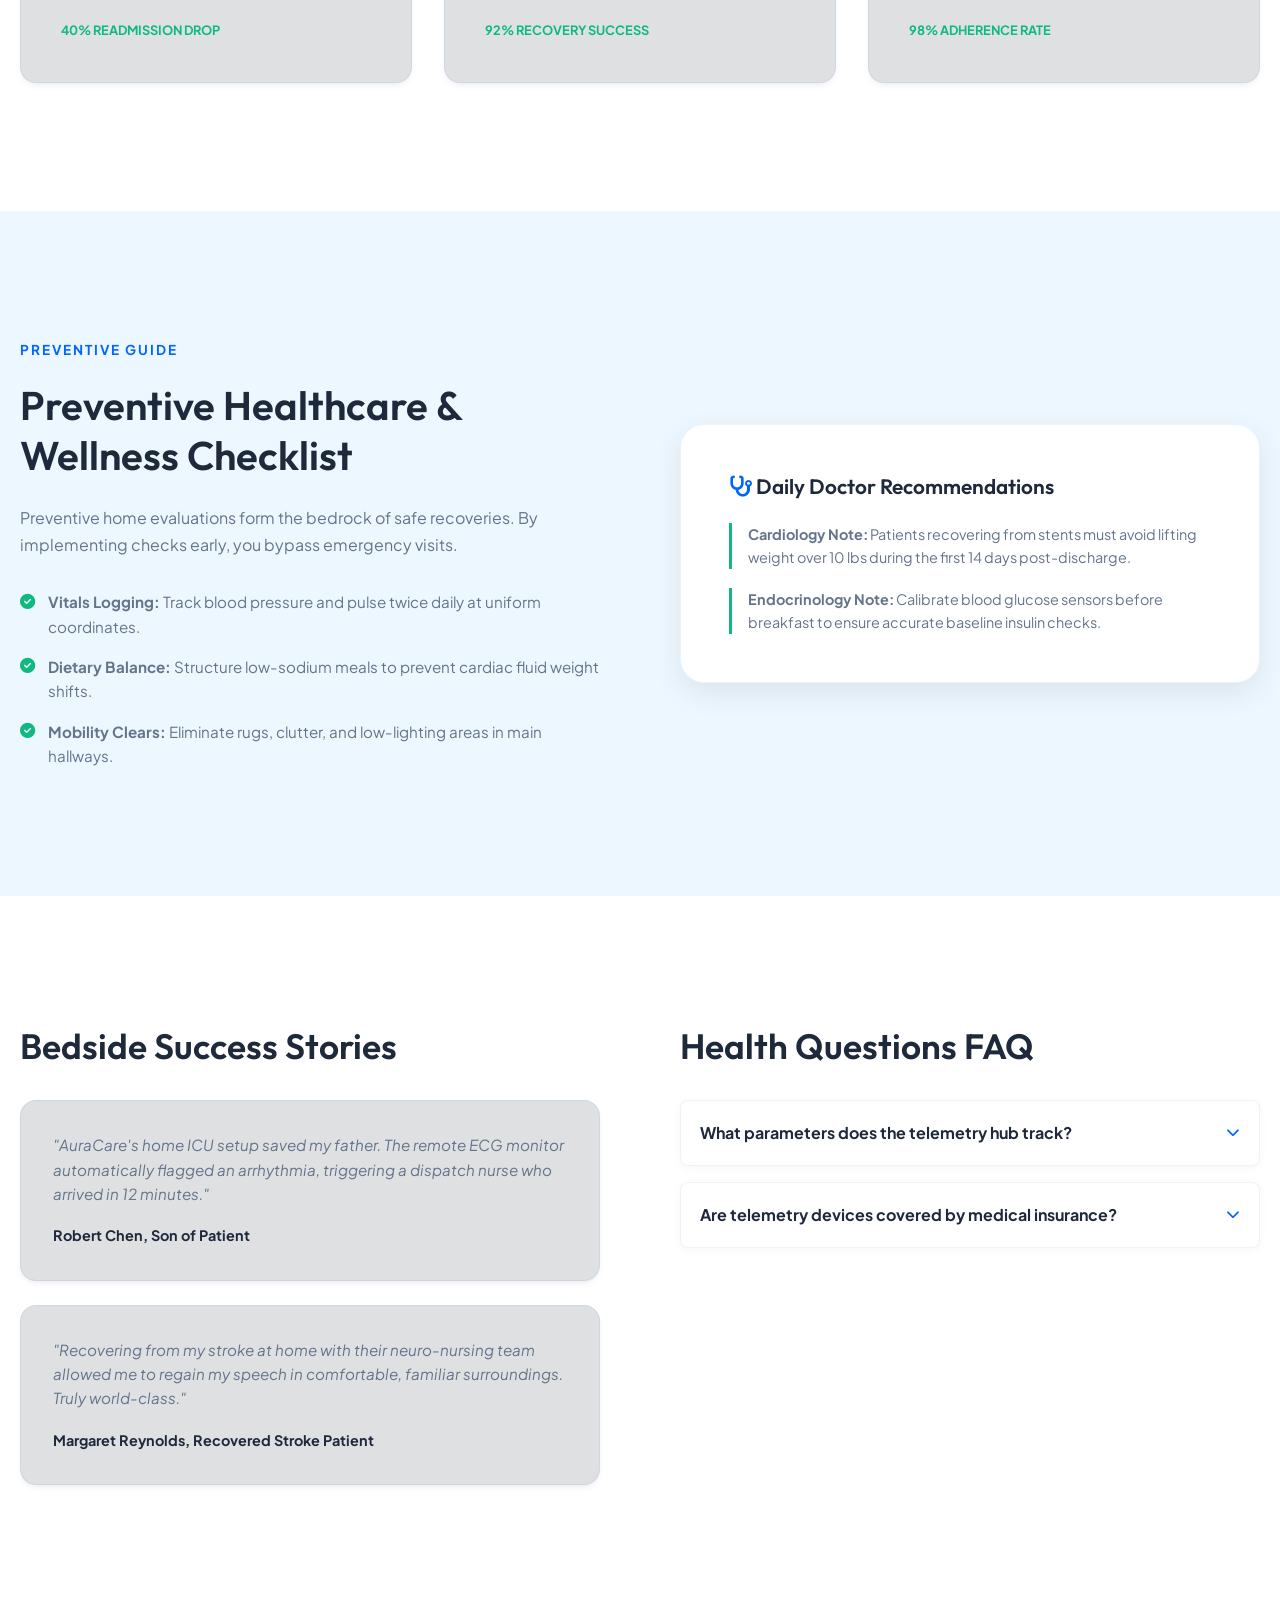
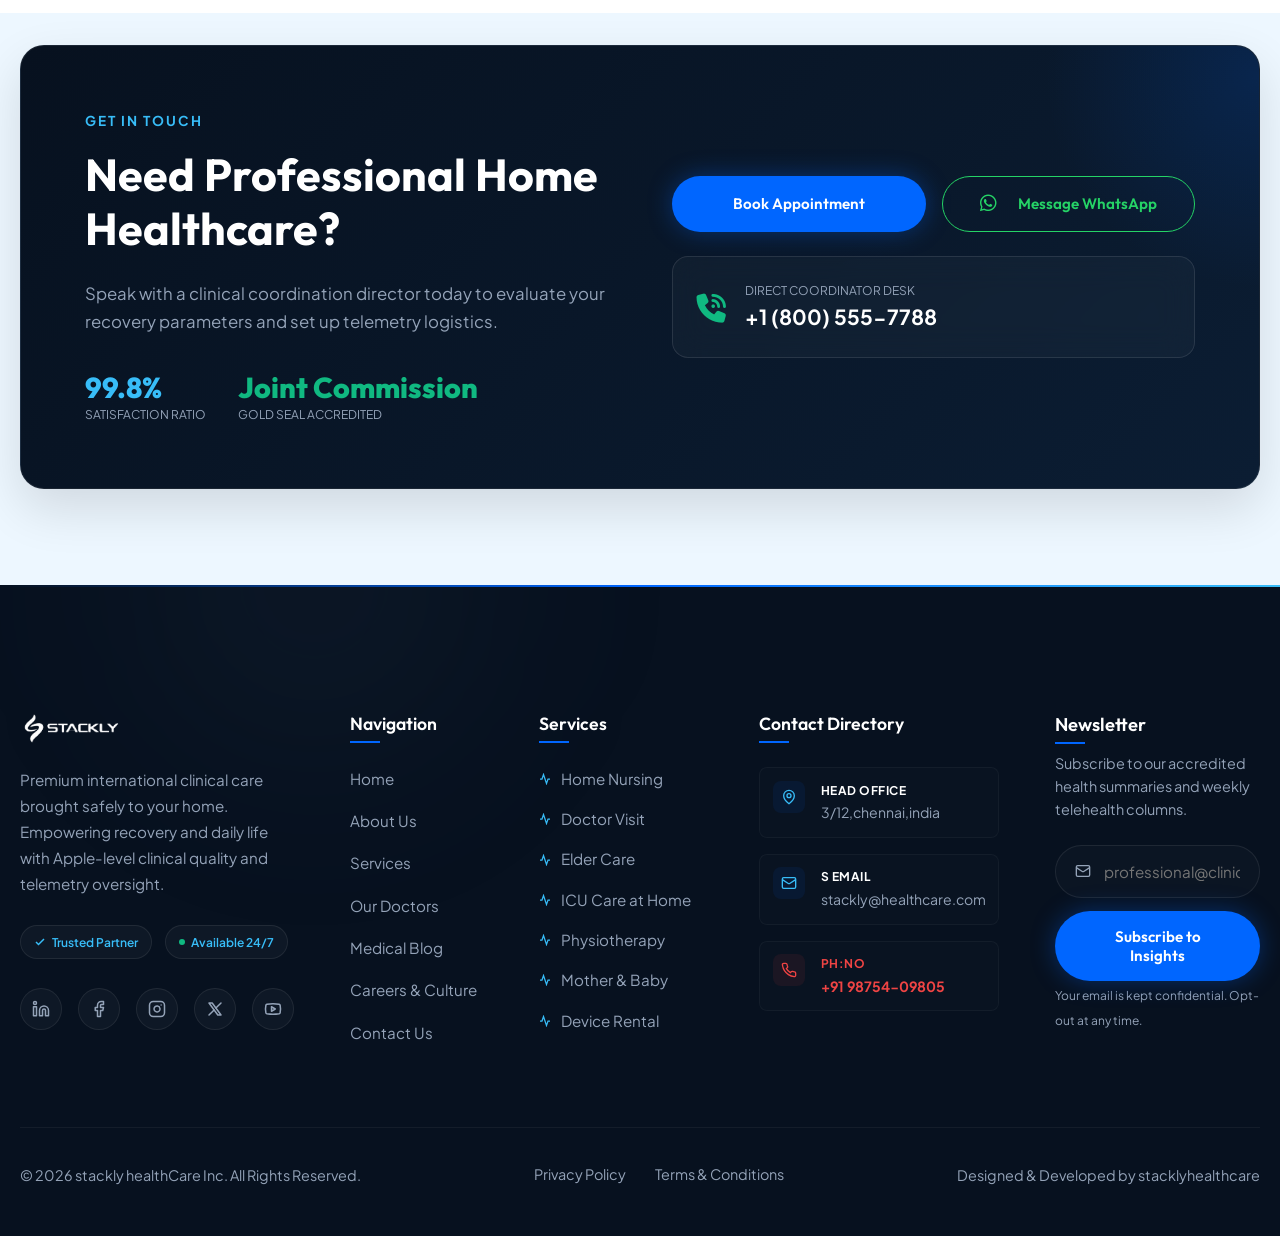
<file: blog.html>
<!DOCTYPE html>
<html lang="en">

<head>
  <meta charset="UTF-8">
  <meta name="viewport" content="width=device-width, initial-scale=1.0">
  <title>AuraCare | Medical News, Clinical Journals & Health Insights</title>
  <meta name="description"
    content="Read our clinical blog posts and medical journals regarding cardiac wellness telemetry, stroke rehabilitation, and daily senior health tips.">
  <link rel="stylesheet" href="css/style.css">
  <link rel="stylesheet" href="css/components.css">
  <link rel="stylesheet" href="https://cdnjs.cloudflare.com/ajax/libs/font-awesome/6.4.0/css/all.min.css">
  <style>
    /* Asymmetric Blog Grid */
    .blog-layout-grid {
      display: grid;
      grid-template-columns: 2.3fr 1fr;
      gap: 3.5rem;
      align-items: flex-start;
    }

    @media (max-width: 1024px) {
      .blog-layout-grid {
        grid-template-columns: 1fr;
        gap: 3rem;
      }
    }

    /* Blog Card Layouts */
    .blog-article-card {
      background: white;
      border-radius: var(--border-radius-lg);
      border: 1px solid rgba(0, 0, 0, 0.05);
      box-shadow: var(--shadow-sm);
      overflow: hidden;
      transition: all 0.4s cubic-bezier(0.16, 1, 0.3, 1);
      position: relative;
    }

    .blog-article-card:hover {
      transform: translateY(-8px);
      box-shadow: var(--shadow-lg);
      border-color: rgba(0, 102, 255, 0.15);
    }

    .blog-article-horizontal {
      display: flex;
      flex-direction: row;
      gap: 2rem;
    }

    .blog-article-horizontal .blog-img-box {
      width: 42%;
      flex-shrink: 0;
      position: relative;
    }

    .blog-article-horizontal .blog-content-box {
      padding: 2.5rem 2.5rem 2.5rem 0;
      display: flex;
      flex-direction: column;
      justify-content: center;
      flex-grow: 1;
    }

    @media (max-width: 768px) {
      .blog-article-horizontal {
        flex-direction: column;
      }

      .blog-article-horizontal .blog-img-box {
        width: 100%;
        height: 220px;
      }

      .blog-article-horizontal .blog-content-box {
        padding: 2rem;
      }
    }

    .blog-article-standard {
      display: block;
    }

    .blog-article-standard .blog-img-box {
      width: 100%;
      height: 240px;
      position: relative;
      overflow: hidden;
    }

    .blog-article-standard .blog-content-box {
      padding: 2rem;
    }

    /* Compact Cards Grid */
    .blog-compact-grid {
      display: grid;
      grid-template-columns: 1fr 1fr;
      gap: 2rem;
    }

    @media (max-width: 768px) {
      .blog-compact-grid {
        grid-template-columns: 1fr;
      }
    }

    /* Action triggers */
    .share-btn,
    .bookmark-btn {
      background: none;
      border: none;
      color: var(--text-muted-dark);
      cursor: pointer;
      font-size: 0.95rem;
      transition: all 0.2s ease;
      display: flex;
      align-items: center;
      justify-content: center;
      width: 2.2rem;
      height: 2.2rem;
      border-radius: 50%;
      background: rgba(0, 0, 0, 0.03);
    }

    .share-btn:hover {
      color: var(--color-primary);
      background: rgba(0, 102, 255, 0.08);
    }

    .bookmark-btn:hover {
      color: var(--color-secondary);
      background: rgba(16, 185, 129, 0.08);
    }

    .bookmark-btn.active {
      color: var(--color-secondary) !important;
      background: rgba(16, 185, 129, 0.12);
    }

    /* Interactive tags */
    .tag-cloud-btn {
      background: rgba(0, 102, 255, 0.06);
      color: var(--color-primary);
      border: 1px solid rgba(0, 102, 255, 0.1);
      padding: 0.4rem 0.9rem;
      border-radius: var(--border-pill);
      font-size: 0.8rem;
      font-weight: 600;
      cursor: pointer;
      transition: all 0.3s ease;
      text-decoration: none;
      display: inline-block;
    }

    .tag-cloud-btn:hover {
      background: var(--color-primary);
      color: white;
      border-color: var(--color-primary);
    }

    /* Pre-footer Call to Action */
    .prefooter-cta-container {
      background: linear-gradient(135deg, #07111F, #0B1D33);
      border: 1px solid rgba(255, 255, 255, 0.08);
      border-radius: var(--border-radius-lg);
      padding: 4rem;
      color: white;
      position: relative;
      overflow: hidden;
      box-shadow: var(--shadow-lg);
    }

    .prefooter-cta-container::before {
      content: "";
      position: absolute;
      top: -50%;
      right: -20%;
      width: 500px;
      height: 500px;
      background: radial-gradient(circle, rgba(0, 102, 255, 0.15) 0%, transparent 60%);
      pointer-events: none;
    }
  </style>
</head>

<body style="overflow-y: hidden;">

  <!-- PRELOADER -->
  <div id="preloader" class="preloader-overlay">
    <div class="preloader-content">
      <div class="pulse-ring"></div>
      <div class="medical-icons-container">
        <svg class="svg-preloader-graphic" viewBox="0 0 200 150">
          <rect x="70" y="20" width="60" height="90" fill="none" stroke="rgba(255,255,255,0.1)" stroke-width="2" />
          <rect x="45" y="55" width="25" height="55" fill="none" stroke="rgba(255,255,255,0.1)" stroke-width="2" />
          <rect x="130" y="55" width="25" height="55" fill="none" stroke="rgba(255,255,255,0.1)" stroke-width="2" />
          <rect x="92" y="50" width="16" height="16" rx="2" fill="none" stroke="var(--color-primary)" stroke-width="2"
            style="animation: heartbeat 2.2s infinite ease-in-out;" />
          <path d="M100 45v26M87 58h26" fill="none" stroke="var(--color-primary)" stroke-width="3"
            style="animation: heartbeat 2.2s infinite ease-in-out;" />
          <path d="M10 115 h35 l8 -22 l8 44 l8 -58 l8 36 l6 -10 h107" fill="none" stroke="var(--color-accent)"
            stroke-width="3" stroke-dasharray="350" stroke-dashoffset="350"
            style="animation: dashOffset 2.5s linear infinite; stroke-linecap: round; stroke-linejoin: round;" />
        </svg>
      </div>
      <div class="loading-progress">
        <span class="loading-text">Healthare check</span>
        <span class="loading-percent">0%</span>
        <div class="progress-bar-container">
          <div class="progress-bar-fill"></div>
        </div>
      </div>
    </div>
  </div>

  <!-- HEADER -->
  <header id="global-header" class="header"></header>

  <main>
    <!-- HERO -->
    <section class="section bg-dark-blue" style="padding-top: 11rem; padding-bottom: 8rem;">
      <div class="container grid grid-2" style="align-items: center; gap: 4rem;">

        <!-- Left: Headings + Search Bar + Category Selector -->
        <div class="reveal-left">
          <span
            style="color: var(--color-accent); font-weight: 700; text-transform: uppercase; letter-spacing: 2px; font-size: 0.85rem; display: block; margin-bottom: 1.2rem;">Clinical
            Insights</span>
          <h1 style="font-size: 3.2rem; font-weight: 700; margin-bottom: 1.5rem; color: white; line-height: 1.25;">
            Medical Journals & Wellness Tips
          </h1>
          <p style="font-size: 1.05rem; line-height: 1.7; color: var(--text-muted-light); margin-bottom: 2.5rem;">
            Stay informed with cardiology research, stroke care milestones, telemetry device configurations, and daily
            geriatric nutrition guidelines.
          </p>

          <!-- Search and Category Filters Panel -->
          <div
            style="background: rgba(255,255,255,0.03); border: 1px solid rgba(255,255,255,0.08); padding: 1.5rem; border-radius: var(--border-radius-md); display: flex; flex-direction: column; gap: 1rem; max-width: 550px;">
            <div style="position: relative;">
              <i class="fa-solid fa-magnifying-glass"
                style="position: absolute; left: 1.2rem; top: 50%; transform: translateY(-50%); color: var(--text-muted-light); font-size: 1.1rem;"></i>
              <input type="text" id="blog-search" placeholder="Search medical papers & articles..."
                onkeyup="filterBlogs()"
                style="width: 100%; height: 3.5rem; padding-left: 3rem; padding-right: 1.5rem; border-radius: var(--border-radius-sm); background: rgba(255,255,255,0.06); border: 1px solid rgba(255,255,255,0.15); color: white; font-size: 1rem; box-shadow: var(--shadow-sm); outline: none;">
            </div>
            <div style="display: flex; gap: 1rem; align-items: center;">
              <span style="color: var(--text-muted-light); font-size: 0.85rem;"><i class="fa-solid fa-sliders"></i>
                Filter Category:</span>
              <select id="blog-category-select" onchange="filterByCategory()"
                style="flex: 1; height: 3rem; padding: 0 1rem; border-radius: var(--border-radius-sm); background: rgba(255,255,255,0.06); border: 1px solid rgba(255,255,255,0.15); color: white; font-size: 0.95rem; outline: none; cursor: pointer;">
                <option value="all">All Specialties</option>
                <option value="Cardiology">Cardiology</option>
                <option value="Preventive">Preventive Care</option>
                <option value="Mental">Mental Wellness</option>
                <option value="Child">Child Care</option>
                <option value="Women">Women's Health</option>
                <option value="Senior">Senior Care</option>
                <option value="Diabetes">Diabetes & Endocrinology</option>
              </select>
            </div>
          </div>
        </div>

        <!-- Right: Stats counters & Trending Card -->
        <div class="reveal-right">
          <div style="display: flex; flex-direction: column; gap: 2rem;">

            <!-- Statistics Badges Grid -->
            <div style="display: grid; grid-template-columns: 1fr 1fr; gap: 1rem;">
              <div class="glass-card"
                style="padding: 1.5rem; margin: 0; display: flex; align-items: center; gap: 1rem; background: rgba(255,255,255,0.03);">
                <div style="color: var(--color-accent); font-size: 2rem;"><i class="fa-solid fa-file-medical"></i></div>
                <div>
                  <h4 style="color: white; font-size: 1.4rem; font-weight: 700; margin: 0;">500+</h4>
                  <p style="color: var(--text-muted-light); font-size: 0.75rem; margin: 0; text-transform: uppercase;">
                    Articles</p>
                </div>
              </div>
              <div class="glass-card"
                style="padding: 1.5rem; margin: 0; display: flex; align-items: center; gap: 1rem; background: rgba(255,255,255,0.03);">
                <div style="color: var(--color-secondary); font-size: 2rem;"><i class="fa-solid fa-user-doctor"></i>
                </div>
                <div>
                  <h4 style="color: white; font-size: 1.4rem; font-weight: 700; margin: 0;">50+</h4>
                  <p style="color: var(--text-muted-light); font-size: 0.75rem; margin: 0; text-transform: uppercase;">
                    Doctors</p>
                </div>
              </div>
              <div class="glass-card"
                style="padding: 1.5rem; margin: 0; display: flex; align-items: center; gap: 1rem; background: rgba(255,255,255,0.03);">
                <div style="color: var(--color-accent); font-size: 2rem;"><i class="fa-solid fa-users"></i></div>
                <div>
                  <h4 style="color: white; font-size: 1.4rem; font-weight: 700; margin: 0;">100K+</h4>
                  <p style="color: var(--text-muted-light); font-size: 0.75rem; margin: 0; text-transform: uppercase;">
                    Readers</p>
                </div>
              </div>
              <div class="glass-card"
                style="padding: 1.5rem; margin: 0; display: flex; align-items: center; gap: 1rem; background: rgba(255,255,255,0.03);">
                <div style="color: var(--color-secondary); font-size: 2rem;"><i
                    class="fa-solid fa-clock-rotate-left"></i></div>
                <div>
                  <h4 style="color: white; font-size: 1.4rem; font-weight: 700; margin: 0;">Daily</h4>
                  <p style="color: var(--text-muted-light); font-size: 0.75rem; margin: 0; text-transform: uppercase;">
                    Updated</p>
                </div>
              </div>
            </div>

            <!-- Trending Topics Card -->
            <div class="glass-card"
              style="background: rgba(255, 255, 255, 0.05); padding: 2rem; border-radius: var(--border-radius-lg); border: 1px solid rgba(255, 255, 255, 0.1); margin: 0;">
              <h3 style="font-size: 1.1rem; color: white; margin-bottom: 1.2rem; font-family: var(--font-heading);"><i
                  class="fa-solid fa-fire" style="color: var(--color-danger); margin-right: 8px;"></i> Hot / Trending
                Hashtags</h3>
              <div style="display: flex; flex-wrap: wrap; gap: 0.6rem;">
                <button onclick="setBlogTag('Cardiology')"
                  style="background: rgba(0, 102, 255, 0.2); color: var(--color-accent); border: 1px solid rgba(0, 102, 255, 0.4); padding: 0.5rem 1rem; border-radius: var(--border-radius-sm); font-size: 0.8rem; font-weight: 600; cursor: pointer; transition: var(--transition-fast);">#Cardiology</button>
                <button onclick="setBlogTag('Preventive')"
                  style="background: rgba(16, 185, 129, 0.2); color: var(--color-secondary); border: 1px solid rgba(16, 185, 129, 0.4); padding: 0.5rem 1rem; border-radius: var(--border-radius-sm); font-size: 0.8rem; font-weight: 600; cursor: pointer; transition: var(--transition-fast);">#Preventive</button>
                <button onclick="setBlogTag('Mental')"
                  style="background: rgba(56, 189, 248, 0.2); color: var(--color-accent); border: 1px solid rgba(56, 189, 248, 0.4); padding: 0.5rem 1rem; border-radius: var(--border-radius-sm); font-size: 0.8rem; font-weight: 600; cursor: pointer; transition: var(--transition-fast);">#MentalHealth</button>
                <button onclick="setBlogTag('Child')"
                  style="background: rgba(0, 102, 255, 0.2); color: var(--color-accent); border: 1px solid rgba(0, 102, 255, 0.4); padding: 0.5rem 1rem; border-radius: var(--border-radius-sm); font-size: 0.8rem; font-weight: 600; cursor: pointer; transition: var(--transition-fast);">#ChildCare</button>
                <button onclick="setBlogTag('all')"
                  style="background: rgba(255,255,255,0.06); color: white; border: 1px solid rgba(255,255,255,0.15); padding: 0.5rem 1rem; border-radius: var(--border-radius-sm); font-size: 0.8rem; font-weight: 600; cursor: pointer; transition: var(--transition-fast);">Reset</button>
              </div>
            </div>

          </div>
        </div>

      </div>
    </section>

    <!-- SECTION 1: BLOG ASYMMETRICAL GRID (Light Blue Background) -->
    <section class="section bg-light-blue" style="padding-top: 5rem; padding-bottom: 5rem;">
      <div class="container">

        <div class="blog-layout-grid">

          <!-- LEFT COLUMN: ARTICLES GRID (70% width) -->
          <div style="display: flex; flex-direction: column; gap: 3rem;">

            <!-- Article 1: Large Featured Card -->
            <article class="blog-article-card blog-article-standard blog-article-card-featured reveal-left">
              <div class="blog-img-box">
                <svg width="100%" height="280" style="background: linear-gradient(135deg, #07111F, #0B1D33);"
                  viewBox="0 0 400 200">
                  <path
                    d="M 0,50 L 400,50 M 0,100 L 400,100 M 0,150 L 400,150 M 100,0 L 100,200 M 200,0 L 200,200 M 300,0 L 300,200"
                    stroke="rgba(255,255,255,0.03)" stroke-width="1" />
                  <path
                    d="M 10,100 L 100,100 L 120,60 L 140,140 L 160,100 L 200,100 L 220,30 L 240,170 L 260,100 L 390,100"
                    fill="none" stroke="var(--color-accent)" stroke-width="3" stroke-linecap="round"
                    stroke-linejoin="round" style="filter: drop-shadow(0 0 6px var(--color-accent));" />
                  <text x="20" y="35" fill="rgba(255,255,255,0.6)" font-family="monospace" font-size="10">STATUS:
                    OK</text>
                  <text x="320" y="35" fill="var(--color-secondary)" font-family="monospace" font-size="10">72
                    BPM</text>
                </svg>
                <div
                  style="position: absolute; top: 1.5rem; left: 1.5rem; background: var(--color-primary); color: white; padding: 0.4rem 1rem; border-radius: var(--border-pill); font-size: 0.75rem; font-weight: 700; text-transform: uppercase;">
                  Featured Article
                </div>
              </div>
              <div class="blog-content-box">
                <div style="display: flex; justify-content: space-between; align-items: center; margin-bottom: 1rem;">
                  <span class="blog-category"
                    style="font-size: 0.8rem; color: var(--color-primary); font-weight: 700; text-transform: uppercase; display: flex; align-items: center; gap: 0.4rem;"><i
                      class="fa-solid fa-heart-pulse"></i> Cardiology</span>
                  <span style="font-size: 0.8rem; color: var(--text-muted-dark); font-weight: 500;"><i
                      class="fa-solid fa-calendar"></i> Aug 2026</span>
                </div>
                <h2 class="blog-title"
                  style="font-size: 1.8rem; font-weight: 700; color: var(--text-dark); margin-bottom: 1rem; line-height: 1.3;">
                  Revolutionizing Post-Surgery Cardiac Rehab at Home</h2>
                <p class="blog-desc"
                  style="font-size: 0.95rem; line-height: 1.7; color: var(--text-muted-dark); margin-bottom: 1.5rem;">A
                  complete look at how mobile ECG telemetry setups and active remote diagnostic consoles reduce
                  emergency cardiology readmissions by up to 40% globally.</p>

                <div
                  style="display: flex; justify-content: space-between; align-items: center; border-top: 1px solid rgba(0,0,0,0.06); padding-top: 1.5rem; margin-top: 1rem;">
                  <div style="display: flex; align-items: center; gap: 0.8rem;">
                    <div
                      style="width: 2.5rem; height: 2.5rem; border-radius: 50%; background: #e2e8f0; display: flex; align-items: center; justify-content: center; font-weight: 700; color: var(--color-primary);">
                      AM</div>
                    <div>
                      <strong style="font-size: 0.9rem; color: var(--text-dark); display: block;">Dr. Adrian Mercer,
                        MD</strong>
                      <span style="font-size: 0.75rem; color: var(--text-muted-dark); display: block;"><i
                          class="fa-solid fa-clock"></i> 8 Min Read</span>
                    </div>
                  </div>
                  <div style="display: flex; gap: 0.5rem;">
                    <button class="bookmark-btn" onclick="toggleBookmark(this)" title="Bookmark article"><i
                        class="fa-regular fa-bookmark"></i></button>
                    <button class="share-btn" onclick="shareArticle('Revolutionizing Post-Surgery Cardiac Rehab')"
                      title="Share article"><i class="fa-solid fa-share-nodes"></i></button>
                    <a href="404.html" onclick="event.preventDefault(); showToast('Featured paper under review.');"
                      class="btn btn-outline-dark btn-sm ripple">Read More</a>
                  </div>
                </div>
              </div>
            </article>

            <!-- Article 2: Horizontal Card layout -->
            <article class="blog-article-card blog-article-horizontal reveal">
              <div class="blog-img-box">
                <svg width="100%" height="100%" style="background: linear-gradient(135deg, #1e3a8a, #3b82f6);"
                  viewBox="0 0 200 150">
                  <circle cx="100" cy="75" r="40" fill="none" stroke="rgba(255,255,255,0.15)" stroke-width="4" />
                  <path d="M70,75 L130,75 M100,45 L100,105" stroke="rgba(255,255,255,0.7)" stroke-width="6"
                    stroke-linecap="round" />
                </svg>
              </div>
              <div class="blog-content-box">
                <div style="display: flex; justify-content: space-between; align-items: center; margin-bottom: 0.6rem;">
                  <span class="blog-category"
                    style="font-size: 0.8rem; color: var(--color-primary); font-weight: 700; text-transform: uppercase; display: flex; align-items: center; gap: 0.4rem;"><i
                      class="fa-solid fa-user-shield"></i> Preventive</span>
                  <span style="font-size: 0.8rem; color: var(--text-muted-dark); font-weight: 500;"><i
                      class="fa-solid fa-calendar"></i> Aug 2026</span>
                </div>
                <h3 class="blog-title"
                  style="font-size: 1.3rem; font-weight: 700; color: var(--text-dark); margin-bottom: 0.6rem;">Benefits
                  of Regular Diagnostic Checkups</h3>
                <p class="blog-desc"
                  style="font-size: 0.9rem; line-height: 1.6; color: var(--text-muted-dark); margin-bottom: 1.2rem;">
                  Analyzing how routine diagnostic screening, metabolic panels, and periodic nurse home visits prevent
                  chronic re-hospitalizations.</p>
                <div
                  style="display: flex; justify-content: space-between; align-items: center; border-top: 1px solid rgba(0,0,0,0.06); padding-top: 1rem;">
                  <span style="font-size: 0.8rem; color: var(--text-muted-dark);"><i class="fa-solid fa-user"></i> Clara
                    Vance, MD • 5 min</span>
                  <div style="display: flex; gap: 0.4rem;">
                    <button class="bookmark-btn" onclick="toggleBookmark(this)"><i
                        class="fa-regular fa-bookmark"></i></button>
                    <button class="share-btn" onclick="shareArticle('Benefits of Regular Diagnostic Checkups')"><i
                        class="fa-solid fa-share-nodes"></i></button>
                    <a href="404.html" onclick="event.preventDefault(); showToast('Article queued.');"
                      class="btn btn-outline-dark btn-sm ripple">Read</a>
                  </div>
                </div>
              </div>
            </article>

            <!-- Article 3: Horizontal Card layout (Reversed style/content) -->
            <article class="blog-article-card blog-article-horizontal reveal">
              <div class="blog-img-box">
                <svg width="100%" height="100%" style="background: linear-gradient(135deg, #0f172a, #334155);"
                  viewBox="0 0 200 150">
                  <path d="M 20,75 L 180,75 M 100,20 L 100,130" stroke="rgba(255,255,255,0.08)" stroke-width="2" />
                  <path d="M 40,90 Q 100,20 160,90" fill="none" stroke="var(--color-secondary)" stroke-width="4" />
                </svg>
              </div>
              <div class="blog-content-box">
                <div style="display: flex; justify-content: space-between; align-items: center; margin-bottom: 0.6rem;">
                  <span class="blog-category"
                    style="font-size: 0.8rem; color: var(--color-primary); font-weight: 700; text-transform: uppercase; display: flex; align-items: center; gap: 0.4rem;"><i
                      class="fa-solid fa-brain"></i> Mental Wellness</span>
                  <span style="font-size: 0.8rem; color: var(--text-muted-dark); font-weight: 500;"><i
                      class="fa-solid fa-calendar"></i> July 2026</span>
                </div>
                <h3 class="blog-title"
                  style="font-size: 1.3rem; font-weight: 700; color: var(--text-dark); margin-bottom: 0.6rem;">Managing
                  Stress Effectively in Geriatrics</h3>
                <p class="blog-desc"
                  style="font-size: 0.9rem; line-height: 1.6; color: var(--text-muted-dark); margin-bottom: 1.2rem;">
                  Scientific relaxation techniques to regulate chronic cortisol levels, incorporating breathing
                  biofeedback monitors.</p>
                <div
                  style="display: flex; justify-content: space-between; align-items: center; border-top: 1px solid rgba(0,0,0,0.06); padding-top: 1rem;">
                  <span style="font-size: 0.8rem; color: var(--text-muted-dark);"><i class="fa-solid fa-user"></i>
                    Evelyn Vance, PhD • 7 min</span>
                  <div style="display: flex; gap: 0.4rem;">
                    <button class="bookmark-btn" onclick="toggleBookmark(this)"><i
                        class="fa-regular fa-bookmark"></i></button>
                    <button class="share-btn" onclick="shareArticle('Managing Stress Effectively')"><i
                        class="fa-solid fa-share-nodes"></i></button>
                    <a href="404.html" onclick="event.preventDefault(); showToast('Article queued.');"
                      class="btn btn-outline-dark btn-sm ripple">Read</a>
                  </div>
                </div>
              </div>
            </article>

            <!-- Compact Articles Grid Row (Articles 4 & 5 side by side) -->
            <div class="blog-compact-grid">

              <!-- Article 4: Compact Grid Card -->
              <article class="blog-article-card blog-article-standard reveal-left">
                <div class="blog-img-box">
                  <svg width="100%" height="100%" style="background: linear-gradient(135deg, #065f46, #10b981);"
                    viewBox="0 0 200 150">
                    <rect x="50" y="30" width="100" height="90" rx="10" fill="none" stroke="white" stroke-width="3" />
                    <path d="M70,75 H130" stroke="white" stroke-width="3" />
                  </svg>
                </div>
                <div class="blog-content-box">
                  <div
                    style="display: flex; justify-content: space-between; align-items: center; margin-bottom: 0.6rem;">
                    <span class="blog-category"
                      style="font-size: 0.8rem; color: var(--color-primary); font-weight: 700; text-transform: uppercase;"><i
                        class="fa-solid fa-baby"></i> Child Care</span>
                    <span style="font-size: 0.75rem; color: var(--text-muted-dark);"><i
                        class="fa-solid fa-calendar"></i> July 2026</span>
                  </div>
                  <h3 class="blog-title"
                    style="font-size: 1.15rem; font-weight: 700; color: var(--text-dark); margin-bottom: 0.5rem;">
                    Pediatric Growth Milestones</h3>
                  <p class="blog-desc"
                    style="font-size: 0.85rem; line-height: 1.5; color: var(--text-muted-dark); margin-bottom: 1rem;">
                    Essential developmental checkpoints for infants, pediatric vaccine calendars, and nutritional
                    guidelines.</p>
                  <div
                    style="display: flex; justify-content: space-between; align-items: center; border-top: 1px solid rgba(0,0,0,0.06); padding-top: 0.8rem;">
                    <span style="font-size: 0.75rem; color: var(--text-muted-dark);">Sarah Jenkins, MD • 6 min</span>
                    <div style="display: flex; gap: 0.4rem;">
                      <button class="bookmark-btn" onclick="toggleBookmark(this)"><i
                          class="fa-regular fa-bookmark"></i></button>
                      <a href="404.html" onclick="event.preventDefault(); showToast('Queued.');"
                        class="btn btn-outline-dark btn-sm ripple"
                        style="padding: 0.4rem 0.8rem; font-size: 0.75rem;">Read</a>
                    </div>
                  </div>
                </div>
              </article>

              <!-- Article 5: Compact Grid Card -->
              <article class="blog-article-card blog-article-standard reveal-right">
                <div class="blog-img-box">
                  <svg width="100%" height="100%" style="background: linear-gradient(135deg, #b91c1c, #f87171);"
                    viewBox="0 0 200 150">
                    <path d="M100,30 L170,120 H30 Z" fill="none" stroke="white" stroke-width="3" />
                    <circle cx="100" cy="85" r="15" fill="white" />
                  </svg>
                </div>
                <div class="blog-content-box">
                  <div
                    style="display: flex; justify-content: space-between; align-items: center; margin-bottom: 0.6rem;">
                    <span class="blog-category"
                      style="font-size: 0.8rem; color: var(--color-primary); font-weight: 700; text-transform: uppercase;"><i
                        class="fa-solid fa-person-dress"></i> Women</span>
                    <span style="font-size: 0.75rem; color: var(--text-muted-dark);"><i
                        class="fa-solid fa-calendar"></i> June 2026</span>
                  </div>
                  <h3 class="blog-title"
                    style="font-size: 1.15rem; font-weight: 700; color: var(--text-dark); margin-bottom: 0.5rem;">
                    Women's Health & Bone Density</h3>
                  <p class="blog-desc"
                    style="font-size: 0.85rem; line-height: 1.5; color: var(--text-muted-dark); margin-bottom: 1rem;">
                    Key post-menopausal indicators, osteoporosis screenings, and customized joint physical therapy
                    guides.</p>
                  <div
                    style="display: flex; justify-content: space-between; align-items: center; border-top: 1px solid rgba(0,0,0,0.06); padding-top: 0.8rem;">
                    <span style="font-size: 0.75rem; color: var(--text-muted-dark);">Clara Vance, MD • 8 min</span>
                    <div style="display: flex; gap: 0.4rem;">
                      <button class="bookmark-btn" onclick="toggleBookmark(this)"><i
                          class="fa-regular fa-bookmark"></i></button>
                      <a href="404.html" onclick="event.preventDefault(); showToast('Queued.');"
                        class="btn btn-outline-dark btn-sm ripple"
                        style="padding: 0.4rem 0.8rem; font-size: 0.75rem;">Read</a>
                    </div>
                  </div>
                </div>
              </article>

            </div>

            <!-- Standard Grid Cards (Articles 6 to 10) -->
            <div style="display: grid; grid-template-columns: repeat(auto-fit, minmax(280px, 1fr)); gap: 2rem;">

              <!-- Article 6: Grid style -->
              <article class="blog-article-card blog-article-standard reveal-left">
                <div class="blog-img-box">
                  <svg width="100%" height="100%" style="background: linear-gradient(135deg, #111827, #4b5563);"
                    viewBox="0 0 200 150">
                    <line x1="20" y1="120" x2="180" y2="120" stroke="white" stroke-width="4" />
                    <circle cx="100" cy="60" r="25" fill="none" stroke="white" stroke-width="3" />
                  </svg>
                </div>
                <div class="blog-content-box">
                  <span class="blog-category"
                    style="font-size: 0.8rem; color: var(--color-primary); font-weight: 700; text-transform: uppercase; display: block; margin-bottom: 0.5rem;"><i
                      class="fa-solid fa-hospital-user"></i> Senior Care</span>
                  <h3 class="blog-title"
                    style="font-size: 1.15rem; font-weight: 700; color: var(--text-dark); margin-bottom: 0.5rem;">
                    Geriatric Mobility Safety</h3>
                  <p class="blog-desc"
                    style="font-size: 0.85rem; line-height: 1.5; color: var(--text-muted-dark); margin-bottom: 1rem;">
                    Managing environmental hazards at home to prevent elderly fall accidents and fractures.</p>
                  <div
                    style="display: flex; justify-content: space-between; align-items: center; border-top: 1px solid rgba(0,0,0,0.06); padding-top: 0.8rem;">
                    <span style="font-size: 0.75rem; color: var(--text-muted-dark);">Adrian Mercer • 7 min</span>
                    <button class="bookmark-btn" onclick="toggleBookmark(this)"><i
                        class="fa-regular fa-bookmark"></i></button>
                  </div>
                </div>
              </article>

              <!-- Article 7: Grid style -->
              <article class="blog-article-card blog-article-standard reveal">
                <div class="blog-img-box">
                  <svg width="100%" height="100%" style="background: linear-gradient(135deg, #0b132b, #1c2541);"
                    viewBox="0 0 200 150">
                    <path d="M40,110 L80,50 L120,90 L160,30" fill="none" stroke="white" stroke-width="3" />
                  </svg>
                </div>
                <div class="blog-content-box">
                  <span class="blog-category"
                    style="font-size: 0.8rem; color: var(--color-primary); font-weight: 700; text-transform: uppercase; display: block; margin-bottom: 0.5rem;"><i
                      class="fa-solid fa-droplet"></i> Diabetes</span>
                  <h3 class="blog-title"
                    style="font-size: 1.15rem; font-weight: 700; color: var(--text-dark); margin-bottom: 0.5rem;">
                    Glucose Telemetry Logs</h3>
                  <p class="blog-desc"
                    style="font-size: 0.85rem; line-height: 1.5; color: var(--text-muted-dark); margin-bottom: 1rem;">
                    Analyzing how active glucose monitoring patterns prevent post-meal glycemic shock.</p>
                  <div
                    style="display: flex; justify-content: space-between; align-items: center; border-top: 1px solid rgba(0,0,0,0.06); padding-top: 0.8rem;">
                    <span style="font-size: 0.75rem; color: var(--text-muted-dark);">Clara Vance • 6 min</span>
                    <button class="bookmark-btn" onclick="toggleBookmark(this)"><i
                        class="fa-regular fa-bookmark"></i></button>
                  </div>
                </div>
              </article>

              <!-- Article 8: Grid style -->
              <article class="blog-article-card blog-article-standard reveal-right">
                <div class="blog-img-box">
                  <svg width="100%" height="100%" style="background: linear-gradient(135deg, #4338ca, #6366f1);"
                    viewBox="0 0 200 150">
                    <rect x="40" y="40" width="120" height="70" rx="6" fill="none" stroke="white" stroke-width="3" />
                  </svg>
                </div>
                <div class="blog-content-box">
                  <span class="blog-category"
                    style="font-size: 0.8rem; color: var(--color-primary); font-weight: 700; text-transform: uppercase; display: block; margin-bottom: 0.5rem;"><i
                      class="fa-solid fa-wind"></i> Pulmonology</span>
                  <h3 class="blog-title"
                    style="font-size: 1.15rem; font-weight: 700; color: var(--text-dark); margin-bottom: 0.5rem;">Oxygen
                    Cuff Calibrations</h3>
                  <p class="blog-desc"
                    style="font-size: 0.85rem; line-height: 1.5; color: var(--text-muted-dark); margin-bottom: 1rem;">
                    Best practices for cleaning and calibrating home ventilators and oxygen delivery kits.</p>
                  <div
                    style="display: flex; justify-content: space-between; align-items: center; border-top: 1px solid rgba(0,0,0,0.06); padding-top: 0.8rem;">
                    <span style="font-size: 0.75rem; color: var(--text-muted-dark);">Evelyn Vance • 7 min</span>
                    <button class="bookmark-btn" onclick="toggleBookmark(this)"><i
                        class="fa-regular fa-bookmark"></i></button>
                  </div>
                </div>
              </article>

              <!-- Article 9: Grid style -->
              <article class="blog-article-card blog-article-standard reveal-left">
                <div class="blog-img-box">
                  <svg width="100%" height="100%" style="background: linear-gradient(135deg, #1e1b4b, #312e81);"
                    viewBox="0 0 200 150">
                    <circle cx="100" cy="75" r="30" fill="none" stroke="white" stroke-width="4" />
                  </svg>
                </div>
                <div class="blog-content-box">
                  <span class="blog-category"
                    style="font-size: 0.8rem; color: var(--color-primary); font-weight: 700; text-transform: uppercase; display: block; margin-bottom: 0.5rem;"><i
                      class="fa-solid fa-heart-pulse"></i> Cardiology</span>
                  <h3 class="blog-title"
                    style="font-size: 1.15rem; font-weight: 700; color: var(--text-dark); margin-bottom: 0.5rem;">Atrial
                    Fibrillation Dispatch</h3>
                  <p class="blog-desc"
                    style="font-size: 0.85rem; line-height: 1.5; color: var(--text-muted-dark); margin-bottom: 1rem;">
                    Intelligent telemetry alerts that trigger automatic clinical nursing dispatches during arrhythmias.
                  </p>
                  <div
                    style="display: flex; justify-content: space-between; align-items: center; border-top: 1px solid rgba(0,0,0,0.06); padding-top: 0.8rem;">
                    <span style="font-size: 0.75rem; color: var(--text-muted-dark);">Adrian Mercer • 8 min</span>
                    <button class="bookmark-btn" onclick="toggleBookmark(this)"><i
                        class="fa-regular fa-bookmark"></i></button>
                  </div>
                </div>
              </article>

              <!-- Article 10: Grid style -->
              <article class="blog-article-card blog-article-standard reveal">
                <div class="blog-img-box">
                  <svg width="100%" height="100%" style="background: linear-gradient(135deg, #022c22, #065f46);"
                    viewBox="0 0 200 150">
                    <path d="M60,40 C80,80 120,80 140,40" stroke="white" stroke-width="3" fill="none" />
                  </svg>
                </div>
                <div class="blog-content-box">
                  <span class="blog-category"
                    style="font-size: 0.8rem; color: var(--color-primary); font-weight: 700; text-transform: uppercase; display: block; margin-bottom: 0.5rem;"><i
                      class="fa-solid fa-user-shield"></i> Preventive</span>
                  <h3 class="blog-title"
                    style="font-size: 1.15rem; font-weight: 700; color: var(--text-dark); margin-bottom: 0.5rem;">
                    Biomarkers for Longevity</h3>
                  <p class="blog-desc"
                    style="font-size: 0.85rem; line-height: 1.5; color: var(--text-muted-dark); margin-bottom: 1rem;">
                    Tracking key metabolic indicators to customize home elder care nutritional layouts.</p>
                  <div
                    style="display: flex; justify-content: space-between; align-items: center; border-top: 1px solid rgba(0,0,0,0.06); padding-top: 0.8rem;">
                    <span style="font-size: 0.75rem; color: var(--text-muted-dark);">Clara Vance • 5 min</span>
                    <button class="bookmark-btn" onclick="toggleBookmark(this)"><i
                        class="fa-regular fa-bookmark"></i></button>
                  </div>
                </div>
              </article>



              <article class="blog-article-card blog-article-standard reveal">
                <div class="blog-img-box">
                  <svg width="100%" height="100%" style="background: linear-gradient(135deg, #1e3a8a, #3b82f6);"
                    viewBox="0 0 200 150">
                    <circle cx="100" cy="75" r="35" stroke="white" stroke-width="3" fill="none" />
                    <path d="M70 75h60 M100 45v60" stroke="white" stroke-width="3" />
                  </svg>
                </div>

                <div class="blog-content-box">
                  <span class="blog-category"
                    style="font-size: 0.8rem; color: var(--color-primary); font-weight: 700; text-transform: uppercase; display: block; margin-bottom: 0.5rem;">
                    <i class="fa-solid fa-heart-pulse"></i> Wellness
                  </span>

                  <h3 class="blog-title"
                    style="font-size: 1.15rem; font-weight: 700; color: var(--text-dark); margin-bottom: 0.5rem;">
                    Smart Health Monitoring Systems
                  </h3>

                  <p class="blog-desc"
                    style="font-size: 0.85rem; line-height: 1.5; color: var(--text-muted-dark); margin-bottom: 1rem;">
                    Using intelligent health tracking solutions to improve personalized elder care and daily wellness
                    management.
                  </p>

                  <div
                    style="display: flex; justify-content: space-between; align-items: center; border-top: 1px solid rgba(0,0,0,0.06); padding-top: 0.8rem;">

                    <span style="font-size: 0.75rem; color: var(--text-muted-dark);">
                      Daniel Reed • 6 min
                    </span>

                    <button class="bookmark-btn" onclick="toggleBookmark(this)">
                      <i class="fa-regular fa-bookmark"></i>
                    </button>

                  </div>
                </div>
              </article>

            </div>

          </div>

          <!-- RIGHT COLUMN: SIDEBAR (30% width) -->
          <aside style="display: flex; flex-direction: column; gap: 2rem;">

            <!-- Author Spotlight Widget -->
            <div class="glass-card-light"
              style="background: white; padding: 2rem; border-radius: var(--border-radius-md); box-shadow: var(--shadow-sm); border: 1px solid rgba(0,0,0,0.05);">
              <h3
                style="font-size: 1.1rem; font-weight: 700; color: var(--text-dark); margin-bottom: 1.2rem; border-bottom: 1px solid rgba(0,0,0,0.05); padding-bottom: 0.6rem;">
                Author Spotlight</h3>
              <div style="text-align: center;">
                <div
                  style="width: 5rem; height: 5rem; border-radius: 50%; background: #e0e7ff; margin: 0 auto 1rem auto; display: flex; align-items: center; justify-content: center; font-size: 1.8rem; font-weight: 700; color: var(--color-primary);">
                  AM</div>
                <h4 style="font-size: 1.1rem; margin-bottom: 0.2rem; color: var(--text-dark);">Dr. Adrian Mercer, MD
                </h4>
                <span
                  style="color: var(--color-accent); font-weight: 600; font-size: 0.8rem; text-transform: uppercase; display: block; margin-bottom: 0.8rem;">Chief
                  Medical Officer</span>
                <p style="font-size: 0.85rem; line-height: 1.6; color: var(--text-muted-dark); margin-bottom: 1rem;">
                  Former Emergency Medicine Director at Bellevue. Supervises all home clinical telemetry dispatch
                  algorithms.</p>
                <div style="font-size: 0.8rem; color: var(--text-muted-dark); font-weight: 500;">Harvard Medical School
                  • 24 Yrs Exp</div>
              </div>
            </div>

            <!-- Free Health Assessment CTA Widget -->
            <div class="glass-card-light"
              style="background: linear-gradient(135deg, var(--color-primary), #004ecc); color: white; padding: 2rem; border-radius: var(--border-radius-md); box-shadow: var(--shadow-sm); border: none;">
              <h3 style="font-size: 1.2rem; color: white; font-weight: 700; margin-bottom: 0.8rem;"><i
                  class="fa-solid fa-clipboard-question"></i> Free Vitals Check</h3>
              <p style="font-size: 0.85rem; color: rgba(255,255,255,0.85); line-height: 1.6; margin-bottom: 1.5rem;">
                Take our quick 2-minute online assessment to evaluate your home healthcare or device telemetry
                eligibility.</p>
              <a href="404.html"
                onclick="event.preventDefault(); showToast('Launching clinical intake questionnaire...');"
                class="btn btn-secondary ripple" style="width: 100%; text-align: center;">Start Online Checkup</a>
            </div>

            <!-- Categories with Article Counts Widget -->
            <div class="glass-card-light"
              style="background: white; padding: 2rem; border-radius: var(--border-radius-md); box-shadow: var(--shadow-sm); border: 1px solid rgba(0,0,0,0.05);">
              <h3
                style="font-size: 1.1rem; font-weight: 700; color: var(--text-dark); margin-bottom: 1.2rem; border-bottom: 1px solid rgba(0,0,0,0.05); padding-bottom: 0.6rem;">
                Care Categories</h3>
              <ul
                style="display: flex; flex-direction: column; gap: 0.8rem; padding: 0; list-style: none; margin: 0; font-size: 0.9rem;">
                <li
                  style="display: flex; justify-content: space-between; color: var(--text-muted-dark); cursor: pointer;"
                  onclick="setBlogTag('Cardiology')">
                  <span><i class="fa-solid fa-heart-pulse" style="color: var(--color-primary); margin-right: 6px;"></i>
                    Cardiology</span>
                  <strong>(4)</strong>
                </li>
                <li
                  style="display: flex; justify-content: space-between; color: var(--text-muted-dark); cursor: pointer;"
                  onclick="setBlogTag('Preventive')">
                  <span><i class="fa-solid fa-user-shield" style="color: var(--color-primary); margin-right: 6px;"></i>
                    Preventive Care</span>
                  <strong>(6)</strong>
                </li>
                <li
                  style="display: flex; justify-content: space-between; color: var(--text-muted-dark); cursor: pointer;"
                  onclick="setBlogTag('Mental')">
                  <span><i class="fa-solid fa-brain" style="color: var(--color-primary); margin-right: 6px;"></i> Mental
                    Wellness</span>
                  <strong>(3)</strong>
                </li>
                <li
                  style="display: flex; justify-content: space-between; color: var(--text-muted-dark); cursor: pointer;"
                  onclick="setBlogTag('Child')">
                  <span><i class="fa-solid fa-baby" style="color: var(--color-primary); margin-right: 6px;"></i> Child
                    Care</span>
                  <strong>(2)</strong>
                </li>
                <li
                  style="display: flex; justify-content: space-between; color: var(--text-muted-dark); cursor: pointer;"
                  onclick="setBlogTag('Senior')">
                  <span><i class="fa-solid fa-hospital-user"
                      style="color: var(--color-primary); margin-right: 6px;"></i> Senior Care</span>
                  <strong>(5)</strong>
                </li>
              </ul>
            </div>

            <!-- Emergency Care Banner Widget -->
            <div class="glass-card-light"
              style="background: rgba(239, 68, 68, 0.04); border: 1px solid rgba(239, 68, 68, 0.2); padding: 2rem; border-radius: var(--border-radius-md); box-shadow: var(--shadow-sm);">
              <h3 style="font-size: 1.1rem; color: #b91c1c; font-weight: 700; margin-bottom: 0.8rem;"><i
                  class="fa-solid fa-triangle-exclamation"></i> Emergency Dispatch</h3>
              <p style="font-size: 0.85rem; line-height: 1.6; color: var(--text-muted-dark); margin-bottom: 1.2rem;">For
                acute chest pain, oxygen saturation drops, or telemetry alarms, call our dispatch line immediately.</p>
              <a href="tel:+18005557788"
                style="background: #b91c1c; color: white; display: block; text-align: center; padding: 0.8rem; border-radius: var(--border-radius-sm); text-decoration: none; font-weight: 700; font-size: 0.95rem;"><i
                  class="fa-solid fa-phone"></i> +1 (800) 555-7788</a>
            </div>

            <!-- Download Healthcare Guide Widget -->
            <div class="glass-card-light"
              style="background: white; padding: 2rem; border-radius: var(--border-radius-md); box-shadow: var(--shadow-sm); border: 1px solid rgba(0,0,0,0.05);">
              <h3 style="font-size: 1.1rem; font-weight: 700; color: var(--text-dark); margin-bottom: 1rem;"><i
                  class="fa-solid fa-file-pdf" style="color: #b91c1c;"></i> Free Medical Guides</h3>
              <p style="font-size: 0.85rem; line-height: 1.6; color: var(--text-muted-dark); margin-bottom: 1.2rem;">Get
                our clinical 2026 Home Telehealth Calibration & Setup Manual (PDF) free.</p>
              <button onclick="showToast('Downloading Telehealth Setup Manual (PDF)...')"
                class="btn btn-outline-dark ripple" style="width: 100%;"><i class="fa-solid fa-download"></i> Download
                Manual</button>
            </div>

            <!-- Doctor Recommendation Card -->
            <div class="glass-card-light"
              style="background: white; padding: 2rem; border-radius: var(--border-radius-md); box-shadow: var(--shadow-sm); border: 1px solid rgba(0,0,0,0.05);">
              <h3 style="font-size: 1.1rem; font-weight: 700; color: var(--text-dark); margin-bottom: 1rem;">Recommended
                On-Call Doctor</h3>
              <div style="display: flex; gap: 1rem; align-items: center; margin-bottom: 1rem;">
                <div
style="
width: 3.5rem;
height: 3.5rem;
border-radius: 50%;
background: #d1fae5;
display: flex;
align-items: center;
justify-content: center;
font-weight: 700;
color: #047857;
line-height: 1;
text-align: center;
">
EV
</div>
                <div>
                  <h4 style="font-size: 0.95rem; margin: 0; color: var(--text-dark);">Dr. Evelyn Vance, PhD</h4>
                  <span
                    style="font-size: 0.75rem; color: var(--color-accent); font-weight: 600; text-transform: uppercase;">Telemetry
                    Specialist</span>
                </div>
              </div>
              <p style="font-size: 0.85rem; line-height: 1.5; color: var(--text-muted-dark); margin-bottom: 1rem;">MIT
                Bioengineering. Designs vital monitors and telemetry security systems for home ICUs.</p>
              <a href="404.html" class="btn btn-outline-dark btn-sm ripple"
                style="width: 100%; text-align: center;">View Doctor Profile</a>
            </div>



            <div class="glass-card-light"
              style="background: white; padding: 2rem; border-radius: var(--border-radius-md); box-shadow: var(--shadow-sm); border: 1px solid rgba(0,0,0,0.05);">

              <h3 style="font-size: 1.1rem; font-weight: 700; color: var(--text-dark); margin-bottom: 1rem;">
                Recommended Care Specialist
              </h3>

              <div style="display: flex; gap: 1rem; align-items: center; margin-bottom: 1rem;">
                <div
style="
width: 3.5rem;
height: 3.5rem;
border-radius: 50%;
background: #dbeafe;
display: flex;
align-items: center;
justify-content: center;
font-weight: 700;
color: #1d4ed8;
line-height: 1;
text-align: center;
">
AM
</div>

                <div>
                  <h4 style="font-size: 0.95rem; margin: 0; color: var(--text-dark);">
                    Dr. Amelia Morgan, MD
                  </h4>

                  <span
                    style="font-size: 0.75rem; color: var(--color-accent); font-weight: 600; text-transform: uppercase;">
                    Geriatric Care Specialist
                  </span>
                </div>
              </div>

              <p style="font-size: 0.85rem; line-height: 1.5; color: var(--text-muted-dark); margin-bottom: 1rem;">
                Harvard Medical School. Focuses on preventive healthcare strategies and personalized elderly wellness
                programs.
              </p>

              <a href="404.html" class="btn btn-outline-dark btn-sm ripple" style="width: 100%; text-align: center;">
                View Doctor Profile
              </a>

            </div>


            <div class="glass-card-light"
              style="background: white; padding: 2rem; border-radius: var(--border-radius-md); box-shadow: var(--shadow-sm); border: 1px solid rgba(0,0,0,0.05);">

              <h3 style="font-size: 1.1rem; font-weight: 700; color: var(--text-dark); margin-bottom: 1rem;">
                Recommended Health Consultant
              </h3>

              <div style="display: flex; gap: 1rem; align-items: center; margin-bottom: 1rem;">
                <div
style="
width: 3.5rem;
height: 3.5rem;
border-radius: 50%;
background: #fef3c7;
display: flex;
align-items: center;
justify-content: center;
font-weight: 700;
color: #b45309;
line-height: 1;
text-align: center;
">
RS
</div>

                <div>
                  <h4 style="font-size: 0.95rem; margin: 0; color: var(--text-dark);">
                    Dr. Ryan Scott, PhD
                  </h4>

                  <span
                    style="font-size: 0.75rem; color: var(--color-accent); font-weight: 600; text-transform: uppercase;">
                    Digital Health Analyst
                  </span>
                </div>
              </div>

              <p style="font-size: 0.85rem; line-height: 1.5; color: var(--text-muted-dark); margin-bottom: 1rem;">
                Stanford Research Fellow. Develops AI-based healthcare analytics and remote patient monitoring
                solutions.
              </p>

              <a href="404.html" class="btn btn-outline-dark btn-sm ripple" style="width: 100%; text-align: center;">
                View Doctor Profile
              </a>

            </div>
            <!-- Popular Tags Cloud Widget -->
            <div class="glass-card-light"
              style="background: white; padding: 2rem; border-radius: var(--border-radius-md); box-shadow: var(--shadow-sm); border: 1px solid rgba(0,0,0,0.05);">
              <h3
                style="font-size: 1.1rem; font-weight: 700; color: var(--text-dark); margin-bottom: 1.2rem; border-bottom: 1px solid rgba(0,0,0,0.05); padding-bottom: 0.6rem;">
                Popular Tags</h3>
              <div style="display: flex; flex-wrap: wrap; gap: 0.5rem;">
                <button class="tag-cloud-btn" onclick="setBlogTag('Cardiology')">Cardiology</button>
                <button class="tag-cloud-btn" onclick="setBlogTag('Preventive')">Preventive</button>
                <button class="tag-cloud-btn" onclick="setBlogTag('Telemetry')">Telemetry</button>
                <button class="tag-cloud-btn" onclick="setBlogTag('ICU')">Home ICU</button>
                <button class="tag-cloud-btn" onclick="setBlogTag('Geriatrics')">Geriatrics</button>
                <button class="tag-cloud-btn" onclick="setBlogTag('Rehab')">Rehabilitation</button>
              </div>
            </div>



            <div class="glass-card-light"
              style="background: white; padding: 2rem; border-radius: var(--border-radius-md); box-shadow: var(--shadow-sm); border: 1px solid rgba(0,0,0,0.05);">

              <h3
                style="font-size: 1.1rem; font-weight: 700; color: var(--text-dark); margin-bottom: 1.2rem; border-bottom: 1px solid rgba(0,0,0,0.05); padding-bottom: 0.6rem;">
                Healthcare Resources
              </h3>

              <div style="display: flex; flex-direction: column; gap: 0.8rem; font-size: 0.85rem;">

                <a href="404.html" onclick="event.preventDefault();"
                  style="display: flex; justify-content: space-between; text-decoration: none; color: var(--text-muted-dark);">
                  <span>
                    <i class="fa-solid fa-book-medical"
                      style="color: #059669; font-size: 1.1rem; margin-right: 6px;"></i>
                    Health Guides
                  </span>
                  <strong>250+ Articles</strong>
                </a>

                <a href="404.html" onclick="event.preventDefault();"
                  style="display: flex; justify-content: space-between; text-decoration: none; color: var(--text-muted-dark);">
                  <span>
                    <i class="fa-solid fa-user-doctor"
                      style="color: #2563eb; font-size: 1.1rem; margin-right: 6px;"></i>
                    Expert Doctors
                  </span>
                  <strong>120 Specialists</strong>
                </a>

                <a href="404.html" onclick="event.preventDefault();"
                  style="display: flex; justify-content: space-between; text-decoration: none; color: var(--text-muted-dark);">
                  <span>
                    <i class="fa-solid fa-heart-pulse"
                      style="color: #dc2626; font-size: 1.1rem; margin-right: 6px;"></i>
                    Wellness Programs
                  </span>
                  <strong>35 Active Plans</strong>
                </a>

              </div>

            </div>

            <!-- Social Follow Card -->
            <div class="glass-card-light"
              style="background: white; padding: 2rem; border-radius: var(--border-radius-md); box-shadow: var(--shadow-sm); border: 1px solid rgba(0,0,0,0.05);">
              <h3
                style="font-size: 1.1rem; font-weight: 700; color: var(--text-dark); margin-bottom: 1.2rem; border-bottom: 1px solid rgba(0,0,0,0.05); padding-bottom: 0.6rem;">
                Connect With Us</h3>
              <div style="display: flex; flex-direction: column; gap: 0.8rem; font-size: 0.85rem;">
                <a href="404.html" onclick="event.preventDefault();"
                  style="display: flex; justify-content: space-between; text-decoration: none; color: var(--text-muted-dark);">
                  <span><i class="fa-brands fa-linkedin"
                      style="color: #0077b5; font-size: 1.1rem; margin-right: 6px;"></i> LinkedIn Network</span>
                  <strong>12k Followers</strong>
                </a>
                <a href="404.html" onclick="event.preventDefault();"
                  style="display: flex; justify-content: space-between; text-decoration: none; color: var(--text-muted-dark);">
                  <span><i class="fa-brands fa-youtube"
                      style="color: #ff0000; font-size: 1.1rem; margin-right: 6px;"></i> YouTube Channel</span>
                  <strong>45k Subscribers</strong>
                </a>
                <a href="404.html" onclick="event.preventDefault();"
                  style="display: flex; justify-content: space-between; text-decoration: none; color: var(--text-muted-dark);">
                  <span><i class="fa-brands fa-square-x-twitter"
                      style="color: #000; font-size: 1.1rem; margin-right: 6px;"></i> X / Twitter Feed</span>
                  <strong>8.5k Followers</strong>
                </a>
              </div>
            </div>

          </aside>

        </div>

      </div>
    </section>

    <!-- PREMIUM SECTIONS BELOW THE BLOG GRID -->

    <!-- 1. FEATURED MEDICAL RESEARCH (bg-soft-white) -->
    <section class="section bg-soft-white">
      <div class="container">
        <div style="text-align: center; max-width: 700px; margin: 0 auto 4rem auto;" class="reveal">
          <span
            style="color: var(--color-primary); font-weight: 700; text-transform: uppercase; letter-spacing: 2px; font-size: 0.85rem; display: block; margin-bottom: 1rem;">Research
            Reports</span>
          <h2 style="font-size: 2.5rem; color: var(--text-dark); margin-bottom: 1rem;">Featured Medical Research</h2>
          <p style="color: var(--text-muted-dark);">Evaluating post-intake outcomes and telemetry readmission
            reductions.</p>
        </div>

        <div class="grid grid-3" style="gap: 2rem;">
          <div class="glass-card-light reveal-left"
            style="background: #828a9244; padding: 2.5rem; border-radius: var(--border-radius-md);">
            <div style="color: var(--color-primary); font-size: 2rem; margin-bottom: 1rem;"><i
                class="fa-solid fa-heart-pulse"></i></div>
            <h3 style="font-size: 1.2rem; color: var(--text-dark); margin-bottom: 0.8rem;">ECG Telemetry Trial</h3>
            <p style="font-size: 0.9rem; line-height: 1.6; color: var(--text-muted-dark); margin-bottom: 1.2rem;">A
              study of 1,200 post-coronary bypass operations monitored at home via 5G telemetry hubs.</p>
            <span
              style="font-size: 0.8rem; color: var(--color-secondary); font-weight: 700; text-transform: uppercase;">40%
              Readmission Drop</span>
          </div>
          <div class="glass-card-light reveal"
            style="background: #828a9244; padding: 2.5rem; border-radius: var(--border-radius-md);">
            <div style="color: var(--color-secondary); font-size: 2rem; margin-bottom: 1rem;"><i
                class="fa-solid fa-brain"></i></div>
            <h3 style="font-size: 1.2rem; color: var(--text-dark); margin-bottom: 0.8rem;">Neuro-Rehab Milestones</h3>
            <p style="font-size: 0.9rem; line-height: 1.6; color: var(--text-muted-dark); margin-bottom: 1.2rem;">
              Tracking home mobility and speech coordinates for patients during active stroke rehabilitation.</p>
            <span
              style="font-size: 0.8rem; color: var(--color-secondary); font-weight: 700; text-transform: uppercase;">92%
              Recovery Success</span>
          </div>
          <div class="glass-card-light reveal-right"
            style="background: #828a9244; padding: 2.5rem; border-radius: var(--border-radius-md);">
            <div style="color: var(--color-accent); font-size: 2rem; margin-bottom: 1rem;"><i
                class="fa-solid fa-hospital-user"></i></div>
            <h3 style="font-size: 1.2rem; color: var(--text-dark); margin-bottom: 0.8rem;">Geriatric Care Studies</h3>
            <p style="font-size: 0.9rem; line-height: 1.6; color: var(--text-muted-dark); margin-bottom: 1.2rem;">A
              validation analysis of fall-prevention safety protocols and medication timers on elderly compliance.</p>
            <span
              style="font-size: 0.8rem; color: var(--color-secondary); font-weight: 700; text-transform: uppercase;">98%
              Adherence Rate</span>
          </div>
        </div>
      </div>
    </section>

    <!-- 2. HEALTH TIPS, WELLNESS & PREVENTIVE GUIDE (bg-light-blue) -->
    <section class="section bg-light-blue">
      <div class="container grid grid-2" style="gap: 5rem; align-items: center;">
        <div class="reveal-left">
          <span
            style="color: var(--color-primary); font-weight: 700; text-transform: uppercase; letter-spacing: 2px; font-size: 0.85rem; display: block; margin-bottom: 1.2rem;">Preventive
            Guide</span>
          <h2 style="font-size: 2.5rem; margin-bottom: 1.5rem; color: var(--text-dark);">Preventive Healthcare &
            Wellness Checklist</h2>
          <p style="color: var(--text-muted-dark); line-height: 1.7; margin-bottom: 2rem;">Preventive home evaluations
            form the bedrock of safe recoveries. By implementing checks early, you bypass emergency visits.</p>

          <ul
            style="display: flex; flex-direction: column; gap: 1rem; padding: 0; list-style: none; font-size: 0.95rem; color: var(--text-muted-dark);">
            <li style="display: flex; gap: 0.8rem; align-items: flex-start;"><i class="fa-solid fa-circle-check"
                style="color: var(--color-secondary); margin-top: 0.2rem;"></i> <span><strong>Vitals Logging:</strong>
                Track blood pressure and pulse twice daily at uniform coordinates.</span></li>
            <li style="display: flex; gap: 0.8rem; align-items: flex-start;"><i class="fa-solid fa-circle-check"
                style="color: var(--color-secondary); margin-top: 0.2rem;"></i> <span><strong>Dietary Balance:</strong>
                Structure low-sodium meals to prevent cardiac fluid weight shifts.</span></li>
            <li style="display: flex; gap: 0.8rem; align-items: flex-start;"><i class="fa-solid fa-circle-check"
                style="color: var(--color-secondary); margin-top: 0.2rem;"></i> <span><strong>Mobility Clears:</strong>
                Eliminate rugs, clutter, and low-lighting areas in main hallways.</span></li>
          </ul>
        </div>

        <div class="reveal-right">
          <div class="glass-card-light"
            style="background: white; padding: 3rem; border-radius: var(--border-radius-lg); box-shadow: var(--shadow-md);">
            <h3 style="font-size: 1.3rem; color: var(--text-dark); margin-bottom: 1.5rem;"><i
                class="fa-solid fa-stethoscope" style="color: var(--color-primary);"></i> Daily Doctor Recommendations
            </h3>
            <ul
              style="display: flex; flex-direction: column; gap: 1.2rem; font-size: 0.9rem; color: var(--text-muted-dark); padding: 0; list-style: none;">
              <li style="border-left: 3px solid var(--color-secondary); padding-left: 1rem;">
                <strong>Cardiology Note:</strong> Patients recovering from stents must avoid lifting weight over 10 lbs
                during the first 14 days post-discharge.
              </li>
              <li style="border-left: 3px solid var(--color-secondary); padding-left: 1rem;">
                <strong>Endocrinology Note:</strong> Calibrate blood glucose sensors before breakfast to ensure accurate
                baseline insulin checks.
              </li>
            </ul>
          </div>
        </div>
      </div>
    </section>

    <!-- 3. SUCCESS STORIES, MEDICAL FAQ & RESOURCES (bg-soft-white) -->
    <section class="section bg-soft-white">
      <div class="container">

        <div class="grid grid-2" style="gap: 5rem;">

          <!-- Home Healthcare Success Stories -->
          <div class="reveal-left">
            <h2 style="font-size: 2.2rem; margin-bottom: 2rem; color: var(--text-dark);">Bedside Success Stories</h2>

            <div style="display: flex; flex-direction: column; gap: 1.5rem;">
              <div class="glass-card-light"
                style="background: #828a9244; padding: 2rem; border-radius: var(--border-radius-md);">
                <p
                  style="font-style: italic; font-size: 0.95rem; line-height: 1.6; color: var(--text-muted-dark); margin-bottom: 1rem;">
                  "AuraCare's home ICU setup saved my father. The remote ECG monitor automatically flagged an
                  arrhythmia, triggering a dispatch nurse who arrived in 12 minutes."</p>
                <strong style="font-size: 0.9rem; color: var(--text-dark);">Robert Chen, Son of Patient</strong>
              </div>
              <div class="glass-card-light"
                style="background: #828a9244; padding: 2rem; border-radius: var(--border-radius-md);">
                <p
                  style="font-style: italic; font-size: 0.95rem; line-height: 1.6; color: var(--text-muted-dark); margin-bottom: 1rem;">
                  "Recovering from my stroke at home with their neuro-nursing team allowed me to regain my speech in
                  comfortable, familiar surroundings. Truly world-class."</p>
                <strong style="font-size: 0.9rem; color: var(--text-dark);">Margaret Reynolds, Recovered Stroke
                  Patient</strong>
              </div>
            </div>
          </div>

          <!-- Frequently Asked Health Questions Accordion -->
          <div class="reveal-right">
            <h2 style="font-size: 2.2rem; margin-bottom: 2rem; color: var(--text-dark);">Health Questions FAQ</h2>

            <div style="display: flex; flex-direction: column; gap: 1rem;">
              <div class="accordion-item"
                style="background: white; border: 1px solid rgba(0,0,0,0.05); border-radius: var(--border-radius-sm); overflow: hidden;">
                <div class="accordion-header"
                  style="padding: 1.2rem; font-weight: 700; font-size: 1rem; cursor: pointer; display: flex; justify-content: space-between; align-items: center; color: var(--text-dark);">
                  <span>What parameters does the telemetry hub track?</span>
                  <i class="fa-solid fa-chevron-down" style="font-size: 0.85rem; color: var(--color-primary);"></i>
                </div>
                <div class="accordion-content"
                  style="max-height: 0; overflow: hidden; transition: max-height 0.3s ease;">
                  <p
                    style="padding: 0 1.2rem 1.2rem 1.2rem; font-size: 0.9rem; line-height: 1.6; color: var(--text-muted-dark); margin: 0;">
                    Our telehealth hub tracks real-time ECG waveforms, blood pressure, oxygen saturation levels, and
                    respiration patterns. These logs are transmitted encrypted to our Command Center.</p>
                </div>
              </div>

              <div class="accordion-item"
                style="background: white; border: 1px solid rgba(0,0,0,0.05); border-radius: var(--border-radius-sm); overflow: hidden;">
                <div class="accordion-header"
                  style="padding: 1.2rem; font-weight: 700; font-size: 1rem; cursor: pointer; display: flex; justify-content: space-between; align-items: center; color: var(--text-dark);">
                  <span>Are telemetry devices covered by medical insurance?</span>
                  <i class="fa-solid fa-chevron-down" style="font-size: 0.85rem; color: var(--color-primary);"></i>
                </div>
                <div class="accordion-content"
                  style="max-height: 0; overflow: hidden; transition: max-height 0.3s ease;">
                  <p
                    style="padding: 0 1.2rem 1.2rem 1.2rem; font-size: 0.9rem; line-height: 1.6; color: var(--text-muted-dark); margin: 0;">
                    Yes, most of our clinical monitoring devices are fully covered under major insurance policies during
                    home recovery bounds. Our billing desk reviews coordination details directly.</p>
                </div>
              </div>
            </div>
          </div>

        </div>

      </div>
    </section>

    <!-- PREMIUM PREFOOTER CALL TO ACTION (Full-Width) -->
    <section class="section bg-light-blue" style="padding-top: 2rem; padding-bottom: 6rem;">
      <div class="container">

        <div class="prefooter-cta-container reveal">
          <div class="grid grid-2" style="align-items: center; gap: 4rem;">

            <!-- Left Column: Heading, description, trust row -->
            <div>
              <span
                style="color: var(--color-accent); font-weight: 700; text-transform: uppercase; letter-spacing: 2px; font-size: 0.85rem; display: block; margin-bottom: 1rem;">Get
                In Touch</span>
              <h2 style="font-size: 2.8rem; font-weight: 700; color: white; margin-bottom: 1.5rem; line-height: 1.2;">
                Need Professional Home Healthcare?</h2>
              <p style="color: var(--text-muted-light); font-size: 1.05rem; line-height: 1.7; margin-bottom: 2rem;">
                Speak with a clinical coordination director today to evaluate your recovery parameters and set up
                telemetry logistics.</p>

              <!-- Patient Satisfaction Row -->
              <div style="display: flex; gap: 2rem; align-items: center; flex-wrap: wrap;">
                <div>
                  <h4 style="font-size: 1.8rem; font-weight: 800; color: var(--color-accent); margin: 0;">99.8%</h4>
                  <p style="font-size: 0.75rem; color: var(--text-muted-light); text-transform: uppercase; margin: 0;">
                    Satisfaction Ratio</p>
                </div>
                <div>
                  <h4 style="font-size: 1.8rem; font-weight: 800; color: var(--color-secondary); margin: 0;">Joint
                    Commission</h4>
                  <p style="font-size: 0.75rem; color: var(--text-muted-light); text-transform: uppercase; margin: 0;">
                    Gold Seal Accredited</p>
                </div>
              </div>
            </div>

            <!-- Right Column: Buttons + Quick Hotline Card -->
            <div style="display: flex; flex-direction: column; gap: 1.5rem;">
              <div style="display: grid; grid-template-columns: 1fr 1fr; gap: 1rem;">
                <a href="404.html" class="btn btn-primary ripple"
                  style="text-align: center; height: 3.5rem; display: flex; align-items: center; justify-content: center; font-size: 0.95rem;">Book
                  Appointment</a>
                <a href="404.html" onclick="event.preventDefault(); showToast('Directing to WhatsApp support line...');"
                  class="btn btn-outline-light ripple"
                  style="text-align: center; height: 3.5rem; display: flex; align-items: center; justify-content: center; font-size: 0.95rem; border-color: #25d366; color: #25d366;"><i
                    class="fa-brands fa-whatsapp" style="font-size: 1.2rem; margin-right: 8px;"></i> Message
                  WhatsApp</a>
              </div>

              <div class="glass-card"
                style="background: rgba(255,255,255,0.03); border-color: rgba(255,255,255,0.1); padding: 1.5rem; margin: 0; display: flex; align-items: center; gap: 1.2rem;">
                <div style="color: var(--color-secondary); font-size: 1.8rem;"><i class="fa-solid fa-phone-volume"></i>
                </div>
                <div>
                  <span
                    style="font-size: 0.75rem; color: var(--text-muted-light); display: block; text-transform: uppercase;">Direct
                    Coordinator desk</span>
                  <a href="tel:+18005557788"
                    style="color: white; font-size: 1.3rem; font-weight: 700; text-decoration: none;">+1 (800)
                    555-7788</a>
                </div>
              </div>
            </div>

          </div>
        </div>

      </div>
    </section>

  </main>

  <!-- FOOTER -->
  <footer id="global-footer" class="footer"></footer>

  <script src="js/main.js"></script>
  <script>
    // Robust client-side search & category filtering script
    function filterBlogs() {
      const searchVal = document.getElementById('blog-search')?.value.toLowerCase() || '';
      const catVal = document.getElementById('blog-category-select')?.value.toLowerCase() || 'all';
      const cards = document.querySelectorAll('.blog-article-card');

      cards.forEach(card => {
        const titleEl = card.querySelector('.blog-title');
        const categoryEl = card.querySelector('.blog-category');
        const descEl = card.querySelector('.blog-desc');

        if (!titleEl || !categoryEl || !descEl) return;

        const title = titleEl.textContent.toLowerCase();
        const category = categoryEl.textContent.toLowerCase();
        const desc = descEl.textContent.toLowerCase();

        const matchesSearch = title.includes(searchVal) || category.includes(searchVal) || desc.includes(searchVal);
        const matchesCat = catVal === 'all' || category.includes(catVal);

        if (matchesSearch && matchesCat) {
          // Check if card is configured as horizontal or standard block
          if (card.classList.contains('blog-article-horizontal')) {
            card.style.setProperty('display', 'flex', 'important');
          } else {
            card.style.setProperty('display', 'block', 'important');
          }
        } else {
          card.style.setProperty('display', 'none', 'important');
        }
      });
    }

    function setBlogTag(tagName) {
      const searchEl = document.getElementById('blog-search');
      if (searchEl) {
        if (tagName === 'all') {
          searchEl.value = '';
        } else {
          searchEl.value = tagName;
        }
      }
      filterBlogs();
    }

    function filterByCategory() {
      filterBlogs();
    }

    // Toggle Bookmark status
    function toggleBookmark(btn) {
      btn.classList.toggle('active');
      const icon = btn.querySelector('i');
      if (btn.classList.contains('active')) {
        icon.className = 'fa-solid fa-bookmark';
        showToast('Article bookmarked to patient profile.');
      } else {
        icon.className = 'fa-regular fa-bookmark';
        showToast('Bookmark removed.');
      }
    }

    // Share mock callback
    function shareArticle(title) {
      if (navigator.share) {
        navigator.share({
          title: title,
          url: window.location.href
        }).catch(err => console.log(err));
      } else {
        showToast('Link copied to clipboard for: ' + title);
      }
    }
  </script>
</body>

</html>
</file>
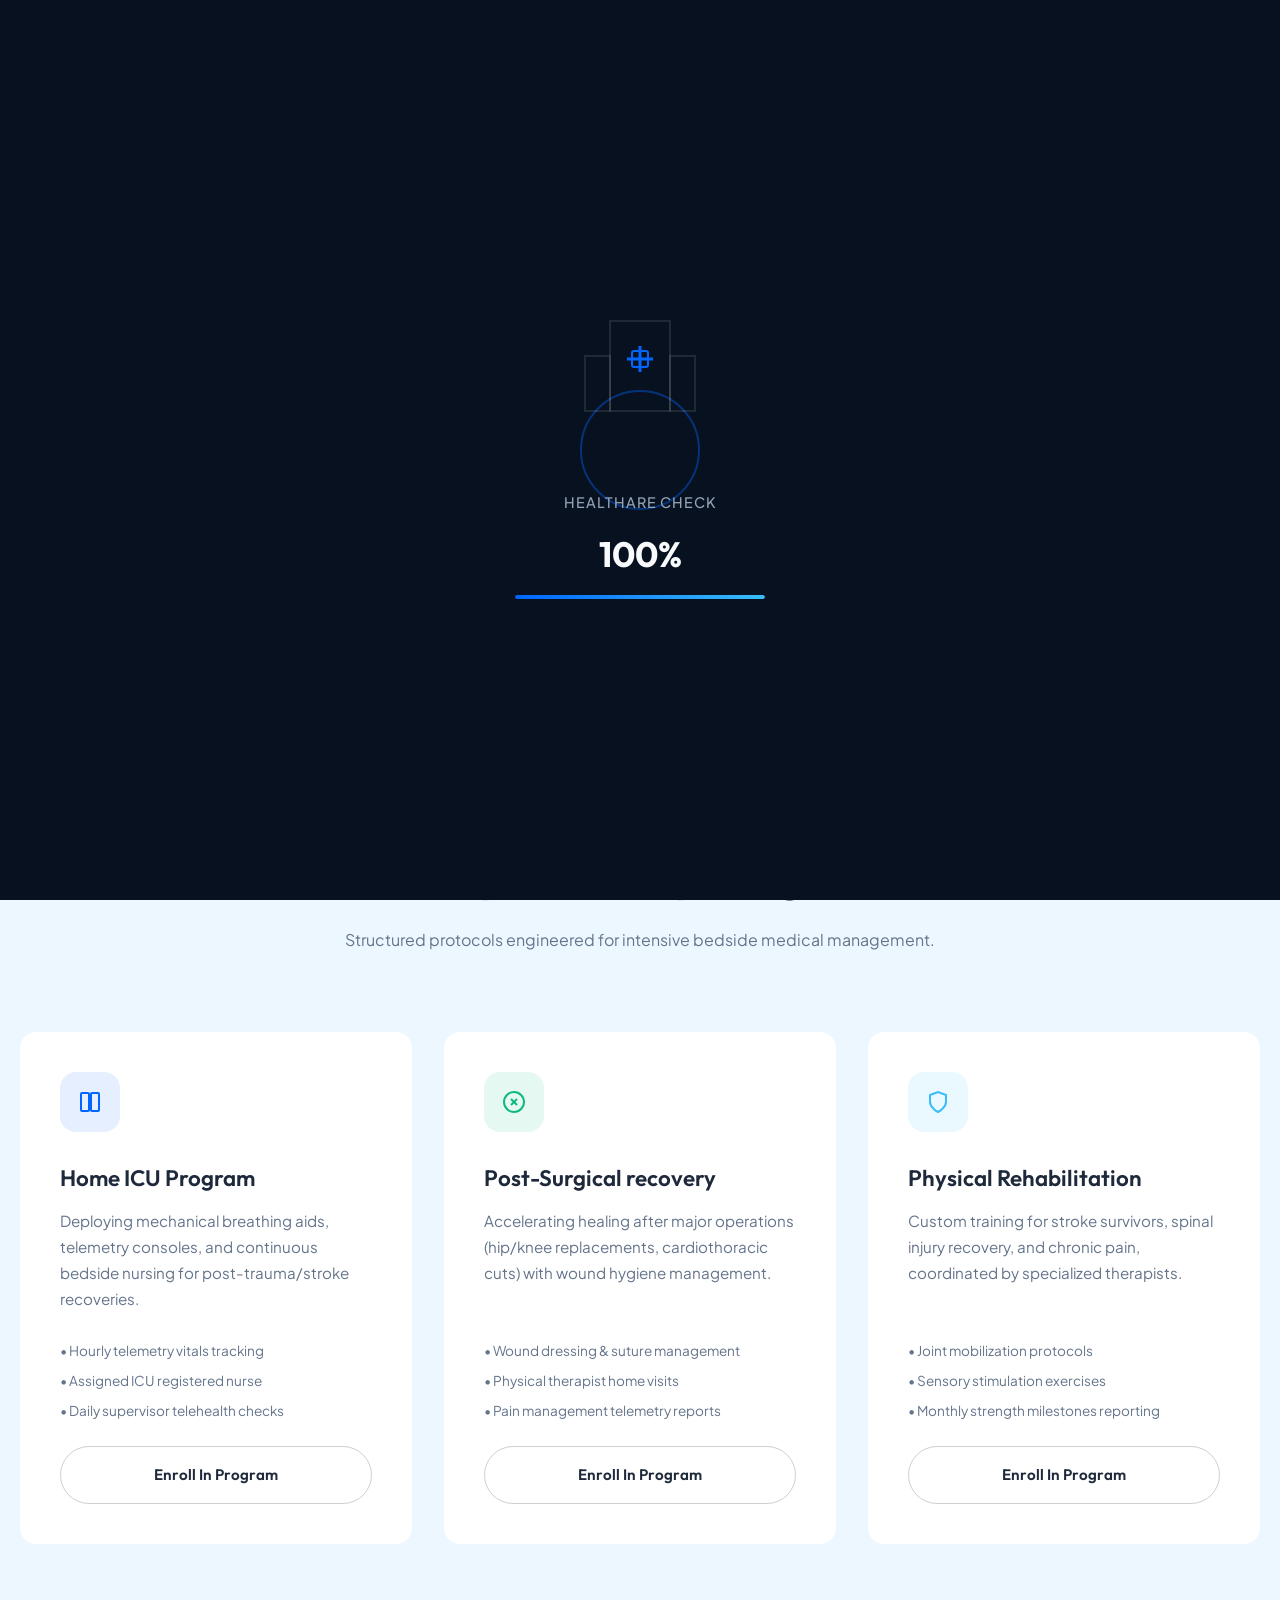
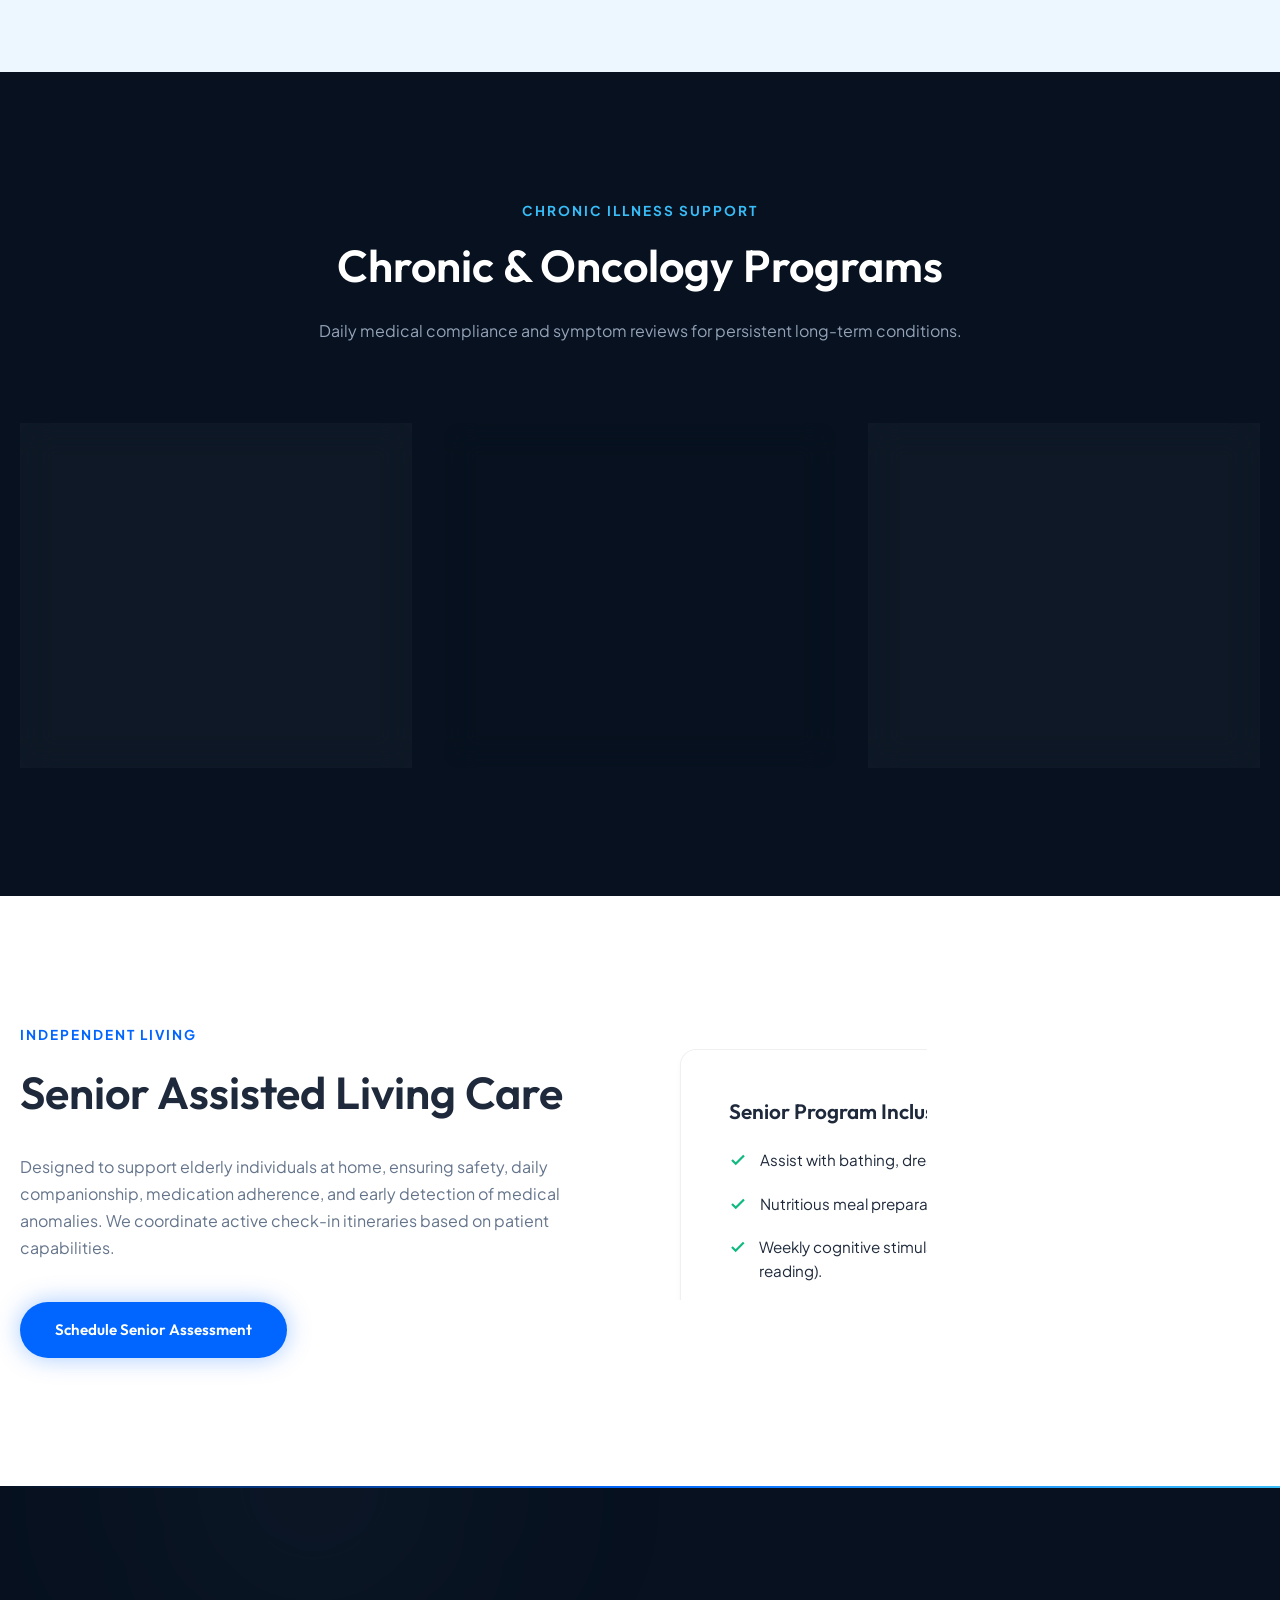
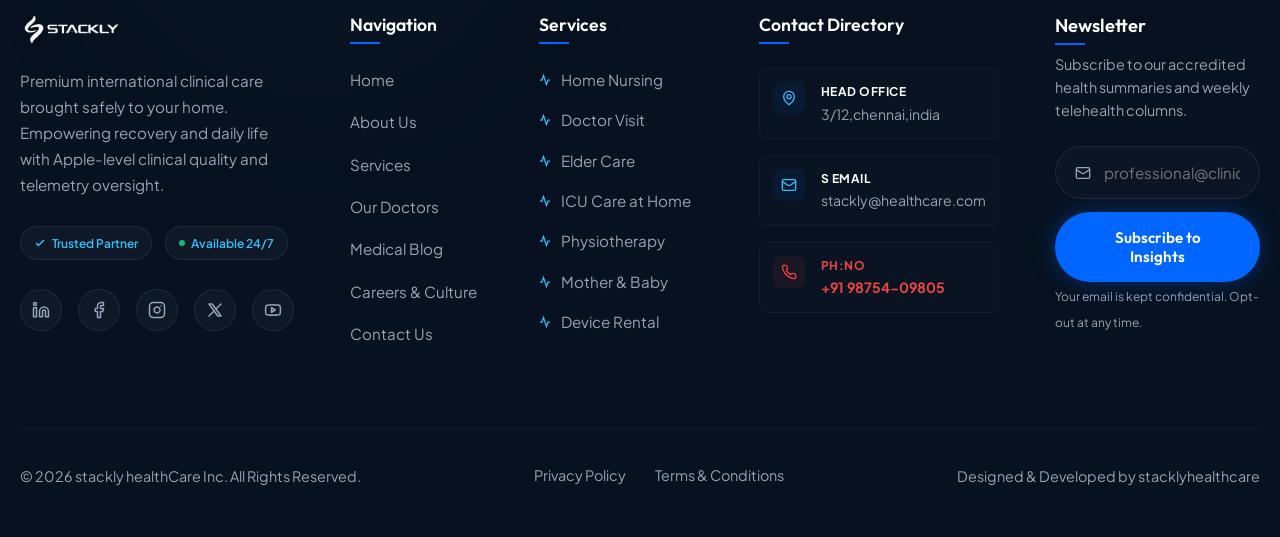
<file: care-programs.html>
<!DOCTYPE html>
<html lang="en">

<head>
  <meta charset="UTF-8">
  <meta name="viewport" content="width=device-width, initial-scale=1.0">
  <title>AuraCare | Structured Care Programs & Chronic Disease Management</title>
  <meta name="description"
    content="Read about AuraCare's customized Care Programs including Senior Care, Cardiac Wellness, Home ICU, Cancer Support, and Post-Surgical Rehab paths.">
  <link rel="stylesheet" href="css/style.css">
  <link rel="stylesheet" href="css/components.css">
</head>

<body style="overflow-y: hidden;">

  <!-- PRELOADER -->
  <div id="preloader" class="preloader-overlay">
    <div class="preloader-content">
      <div class="pulse-ring"></div>
      <div class="medical-icons-container">
        <svg class="svg-preloader-graphic" viewBox="0 0 200 150">
          <rect x="70" y="20" width="60" height="90" fill="none" stroke="rgba(255,255,255,0.1)" stroke-width="2" />
          <rect x="45" y="55" width="25" height="55" fill="none" stroke="rgba(255,255,255,0.1)" stroke-width="2" />
          <rect x="130" y="55" width="25" height="55" fill="none" stroke="rgba(255,255,255,0.1)" stroke-width="2" />
          <rect x="92" y="50" width="16" height="16" rx="2" fill="none" stroke="var(--color-primary)" stroke-width="2"
            style="animation: heartbeat 2.2s infinite ease-in-out;" />
          <path d="M100 45v26M87 58h26" fill="none" stroke="var(--color-primary)" stroke-width="3"
            style="animation: heartbeat 2.2s infinite ease-in-out;" />
          <path d="M10 115 h35 l8 -22 l8 44 l8 -58 l8 36 l6 -10 h107" fill="none" stroke="var(--color-accent)"
            stroke-width="3" stroke-dasharray="350" stroke-dashoffset="350"
            style="animation: dashOffset 2.5s linear infinite; stroke-linecap: round; stroke-linejoin: round;" />
        </svg>
      </div>
      <div class="loading-progress">
        <span class="loading-text">Healthare check</span>
        <span class="loading-percent">0%</span>
        <div class="progress-bar-container">
          <div class="progress-bar-fill"></div>
        </div>
      </div>
    </div>
  </div>

  <!-- HEADER -->
  <header id="global-header" class="header header-light"></header>

  <main>
    <!-- HERO -->
    <section class="section bg-dark-blue" style="padding-top: 11rem; padding-bottom: 8rem;">
      <div class="container grid grid-2" style="align-items: center; gap: 4rem;">

        <!-- Left: Text content -->
        <div class="reveal-left">
          <span
            style="color: var(--color-accent); font-weight: 700; text-transform: uppercase; letter-spacing: 2px; font-size: 0.85rem; display: block; margin-bottom: 1.2rem;">Targeted
            Recoveries</span>
          <h1 style="font-size: 3.2rem; font-weight: 700; margin-bottom: 1.5rem; color: white; line-height: 1.25;">
            Structured Clinical Care Programs
          </h1>
          <p style="font-size: 1.05rem; line-height: 1.7; color: var(--text-muted-light); margin-bottom: 2.5rem;">
            Our care programs combine multi-disciplinary coordination, telemetry, and clinical milestones to guide
            high-risk patients safely toward recovery goals.
          </p>
          <div style="display: flex; gap: 1rem;">
            <a href="contact.html#book" class="btn btn-primary ripple">Enroll In A Program</a>
            <a href="services.html" class="btn btn-outline-light">Explore Specialties</a>
          </div>
        </div>

        <!-- Right: Success Statistics Indicators -->
        <div class="reveal-right">
          <div class="glass-card"
            style="background: rgba(255, 255, 255, 0.05); padding: 3rem; border-radius: var(--border-radius-lg); border: 1px solid rgba(255, 255, 255, 0.1); margin: 0;">
            <h3 style="font-size: 1.3rem; color: white; margin-bottom: 1.8rem; font-family: var(--font-heading);"><i
                class="fa-solid fa-chart-pie" style="color: var(--color-secondary); margin-right: 8px;"></i> Recovery
              Success Ratios</h3>

            <div style="display: flex; flex-direction: column; gap: 1.5rem;">
              <div>
                <div
                  style="display: flex; justify-content: space-between; font-size: 0.85rem; color: var(--text-muted-light); margin-bottom: 0.4rem;">
                  <span>Post-Surgical Stabilization</span>
                  <strong>98.4%</strong>
                </div>
                <div
                  style="width: 100%; height: 6px; background: rgba(255,255,255,0.1); border-radius: var(--border-pill); overflow: hidden;">
                  <div
                    style="width: 98.4%; height: 100%; background: var(--color-secondary); border-radius: var(--border-pill);">
                  </div>
                </div>
              </div>

              <div>
                <div
                  style="display: flex; justify-content: space-between; font-size: 0.85rem; color: var(--text-muted-light); margin-bottom: 0.4rem;">
                  <span>Cardiac Telemetry Compliance</span>
                  <strong>100%</strong>
                </div>
                <div
                  style="width: 100%; height: 6px; background: rgba(255,255,255,0.1); border-radius: var(--border-pill); overflow: hidden;">
                  <div
                    style="width: 100%; height: 100%; background: var(--color-primary); border-radius: var(--border-pill);">
                  </div>
                </div>
              </div>

              <div>
                <div
                  style="display: flex; justify-content: space-between; font-size: 0.85rem; color: var(--text-muted-light); margin-bottom: 0.4rem;">
                  <span>Stroke Rehabilitation Milestones</span>
                  <strong>94.8%</strong>
                </div>
                <div
                  style="width: 100%; height: 6px; background: rgba(255,255,255,0.1); border-radius: var(--border-pill); overflow: hidden;">
                  <div
                    style="width: 94.8%; height: 100%; background: var(--color-accent); border-radius: var(--border-pill);">
                  </div>
                </div>
              </div>
            </div>

          </div>
        </div>

      </div>
    </section>

    <!-- SECTION 1: CRITICAL PATHS (Soft Light Blue Background) -->
    <section class="section bg-light-blue">
      <div class="container">
        <div style="text-align: center; max-width: 700px; margin: 0 auto 5rem auto;" class="reveal">
          <span
            style="color: var(--color-primary); font-weight: 700; text-transform: uppercase; letter-spacing: 2px; font-size: 0.85rem; display: block; margin-bottom: 1rem;">Intensive
            Protocols</span>
          <h2 style="font-size: 2.8rem; margin-bottom: 1.5rem;">Acuity Recovery Programs</h2>
          <p>Structured protocols engineered for intensive bedside medical management.</p>
        </div>

        <div class="grid grid-3">
          <!-- Home ICU -->
          <div class="service-card reveal-left" style="background: white;">
            <div class="service-card-icon icon-blue">
              <svg width="24" height="24" viewBox="0 0 24 24" fill="none" stroke="currentColor" stroke-width="2">
                <rect width="8" height="18" x="3" y="3" rx="1" />
                <rect width="8" height="18" x="13" y="3" rx="1" />
              </svg>
            </div>
            <h3>Home ICU Program</h3>
            <p>Deploying mechanical breathing aids, telemetry consoles, and continuous bedside nursing for
              post-trauma/stroke recoveries.</p>
            <ul
              style="font-size: 0.85rem; color: var(--text-muted-dark); display: flex; flex-direction: column; gap: 0.5rem; margin-bottom: 1.5rem;">
              <li>• Hourly telemetry vitals tracking</li>
              <li>• Assigned ICU registered nurse</li>
              <li>• Daily supervisor telehealth checks</li>
            </ul>
            <a href="contact.html#book" class="btn btn-outline-dark btn-sm">Enroll In Program</a>
          </div>

          <!-- Post-Surgical Rehab -->
          <div class="service-card reveal" style="background: white;">
            <div class="service-card-icon icon-emerald">
              <svg width="24" height="24" viewBox="0 0 24 24" fill="none" stroke="currentColor" stroke-width="2">
                <circle cx="12" cy="12" r="10" />
                <path d="m15 9-6 6" />
                <path d="m9 9 6 6" />
              </svg>
            </div>
            <h3>Post-Surgical recovery</h3>
            <p>Accelerating healing after major operations (hip/knee replacements, cardiothoracic cuts) with wound
              hygiene management.</p>
            <ul
              style="font-size: 0.85rem; color: var(--text-muted-dark); display: flex; flex-direction: column; gap: 0.5rem; margin-bottom: 1.5rem;">
              <li>• Wound dressing & suture management</li>
              <li>• Physical therapist home visits</li>
              <li>• Pain management telemetry reports</li>
            </ul>
            <a href="contact.html#book" class="btn btn-outline-dark btn-sm">Enroll In Program</a>
          </div>

          <!-- Rehabilitation -->
          <div class="service-card reveal-right" style="background: white;">
            <div class="service-card-icon icon-sky">
              <svg width="24" height="24" viewBox="0 0 24 24" fill="none" stroke="currentColor" stroke-width="2">
                <path d="M12 22s8-4 8-10V5l-8-3-8 3v7c0 6 8 10 8 10z" />
              </svg>
            </div>
            <h3>Physical Rehabilitation</h3>
            <p>Custom training for stroke survivors, spinal injury recovery, and chronic pain, coordinated by
              specialized therapists.</p>
            <ul
              style="font-size: 0.85rem; color: var(--text-muted-dark); display: flex; flex-direction: column; gap: 0.5rem; margin-bottom: 1.5rem;">
              <li>• Joint mobilization protocols</li>
              <li>• Sensory stimulation exercises</li>
              <li>• Monthly strength milestones reporting</li>
            </ul>
            <a href="contact.html#book" class="btn btn-outline-dark btn-sm">Enroll In Program</a>
          </div>
        </div>
      </div>
    </section>

    <!-- SECTION 2: CHRONIC CARE (Deep Navy Background) -->
    <section class="section bg-deep-navy">
      <div class="container">
        <div style="text-align: center; max-width: 700px; margin: 0 auto 5rem auto;" class="reveal">
          <span
            style="color: var(--color-accent); font-weight: 700; text-transform: uppercase; letter-spacing: 2px; font-size: 0.85rem; display: block; margin-bottom: 1rem;">Chronic
            Illness Support</span>
          <h2 style="font-size: 2.8rem; margin-bottom: 1.5rem; color: white;">Chronic & Oncology Programs</h2>
          <p style="color: var(--text-muted-light);">Daily medical compliance and symptom reviews for persistent
            long-term conditions.</p>
        </div>

        <div class="grid grid-3">
          <!-- Cancer Support -->
          <div class="glass-card reveal-left">
            <h3 style="color: white; margin-bottom: 1rem;">Oncology Care & Support</h3>
            <p style="color: var(--text-muted-light); margin-bottom: 1.5rem; font-size: 0.95rem;">
              bedside comfort during chemotherapy sequences, tracking pain scores and administering dietary supplements.
            </p>
            <span
              style="display: block; font-size: 0.85rem; color: var(--color-accent); margin-bottom: 1.5rem; font-weight: 600;">Supervised
              by Oncology RNs</span>
            <a href="contact.html#book" class="btn btn-primary btn-sm" style="width:100%;">Enroll Program</a>
          </div>

          <!-- Cardiac Care -->
          <div class="glass-card reveal">
            <h3 style="color: white; margin-bottom: 1rem;">Cardiac Care & Wellness</h3>
            <p style="color: var(--text-muted-light); margin-bottom: 1.5rem; font-size: 0.95rem;">
              Managing congestive heart failure (CHF) and hypertension through telemetry-monitored sodium targets and
              medication reviews.
            </p>
            <span
              style="display: block; font-size: 0.85rem; color: var(--color-accent); margin-bottom: 1.5rem; font-weight: 600;">Continuous
              ECG telemetry integrations</span>
            <a href="contact.html#book" class="btn btn-primary btn-sm" style="width:100%;">Enroll Program</a>
          </div>

          <!-- Diabetes & Chronic Care -->
          <div class="glass-card reveal-right">
            <h3 style="color: white; margin-bottom: 1rem;">Diabetes Care Management</h3>
            <p style="color: var(--text-muted-light); margin-bottom: 1.5rem; font-size: 0.95rem;">
              Monitoring glucose trends, insulin dosing routines, neuropathy screenings, and dietary compliance logs.
            </p>
            <span
              style="display: block; font-size: 0.85rem; color: var(--color-accent); margin-bottom: 1.5rem; font-weight: 600;">Nutritionist
              Consultation Included</span>
            <a href="contact.html#book" class="btn btn-primary btn-sm" style="width:100%;">Enroll Program</a>
          </div>
        </div>
      </div>
    </section>

    <!-- SECTION 3: SENIOR CARE & ASSISTANCE (Pure White Background) -->
    <section class="section bg-soft-white">
      <div class="container grid grid-2" style="gap: 5rem; align-items: center;">
        <div class="reveal-left">
          <span
            style="color: var(--color-primary); font-weight: 700; text-transform: uppercase; letter-spacing: 2px; font-size: 0.85rem; display: block; margin-bottom: 1.2rem;">Independent
            Living</span>
          <h2 style="font-size: 2.8rem; margin-bottom: 2rem;">Senior Assisted Living Care</h2>
          <p style="margin-bottom: 2.5rem; line-height: 1.7;">
            Designed to support elderly individuals at home, ensuring safety, daily companionship, medication adherence,
            and early detection of medical anomalies. We coordinate active check-in itineraries based on patient
            capabilities.
          </p>
          <a href="contact.html#book" class="btn btn-primary ripple">Schedule Senior Assessment</a>
        </div>
        <div class="reveal-right">
          <div class="glass-card-light" style="background: white; border-color: rgba(0,0,0,0.06); padding: 3rem;">
            <h3 style="font-size: 1.3rem; margin-bottom: 1.5rem;">Senior Program Inclusions</h3>
            <ul style="display: flex; flex-direction: column; gap: 1.2rem; font-size: 0.95rem; line-height: 1.6;">
              <li style="display: flex; gap: 0.8rem;">
                <svg width="18" height="18" viewBox="0 0 24 24" fill="none" stroke="var(--color-secondary)"
                  stroke-width="3" style="margin-top: 0.2rem;">
                  <polyline points="20 6 9 17 4 12" />
                </svg>
                <span>Assist with bathing, dressing, and walking exercises.</span>
              </li>
              <li style="display: flex; gap: 0.8rem;">
                <svg width="18" height="18" viewBox="0 0 24 24" fill="none" stroke="var(--color-secondary)"
                  stroke-width="3" style="margin-top: 0.2rem;">
                  <polyline points="20 6 9 17 4 12" />
                </svg>
                <span>Nutritious meal preparation guided by a dietitian.</span>
              </li>
              <li style="display: flex; gap: 0.8rem;">
                <svg width="18" height="18" viewBox="0 0 24 24" fill="none" stroke="var(--color-secondary)"
                  stroke-width="3" style="margin-top: 0.2rem;">
                  <polyline points="20 6 9 17 4 12" />
                </svg>
                <span>Weekly cognitive stimulation sessions (memory games, reading).</span>
              </li>
            </ul>
          </div>
        </div>
      </div>
    </section>
  </main>

  <!-- FOOTER -->
  <footer id="global-footer" class="footer"></footer>

  <script src="js/main.js"></script>
</body>

</html>
</file>
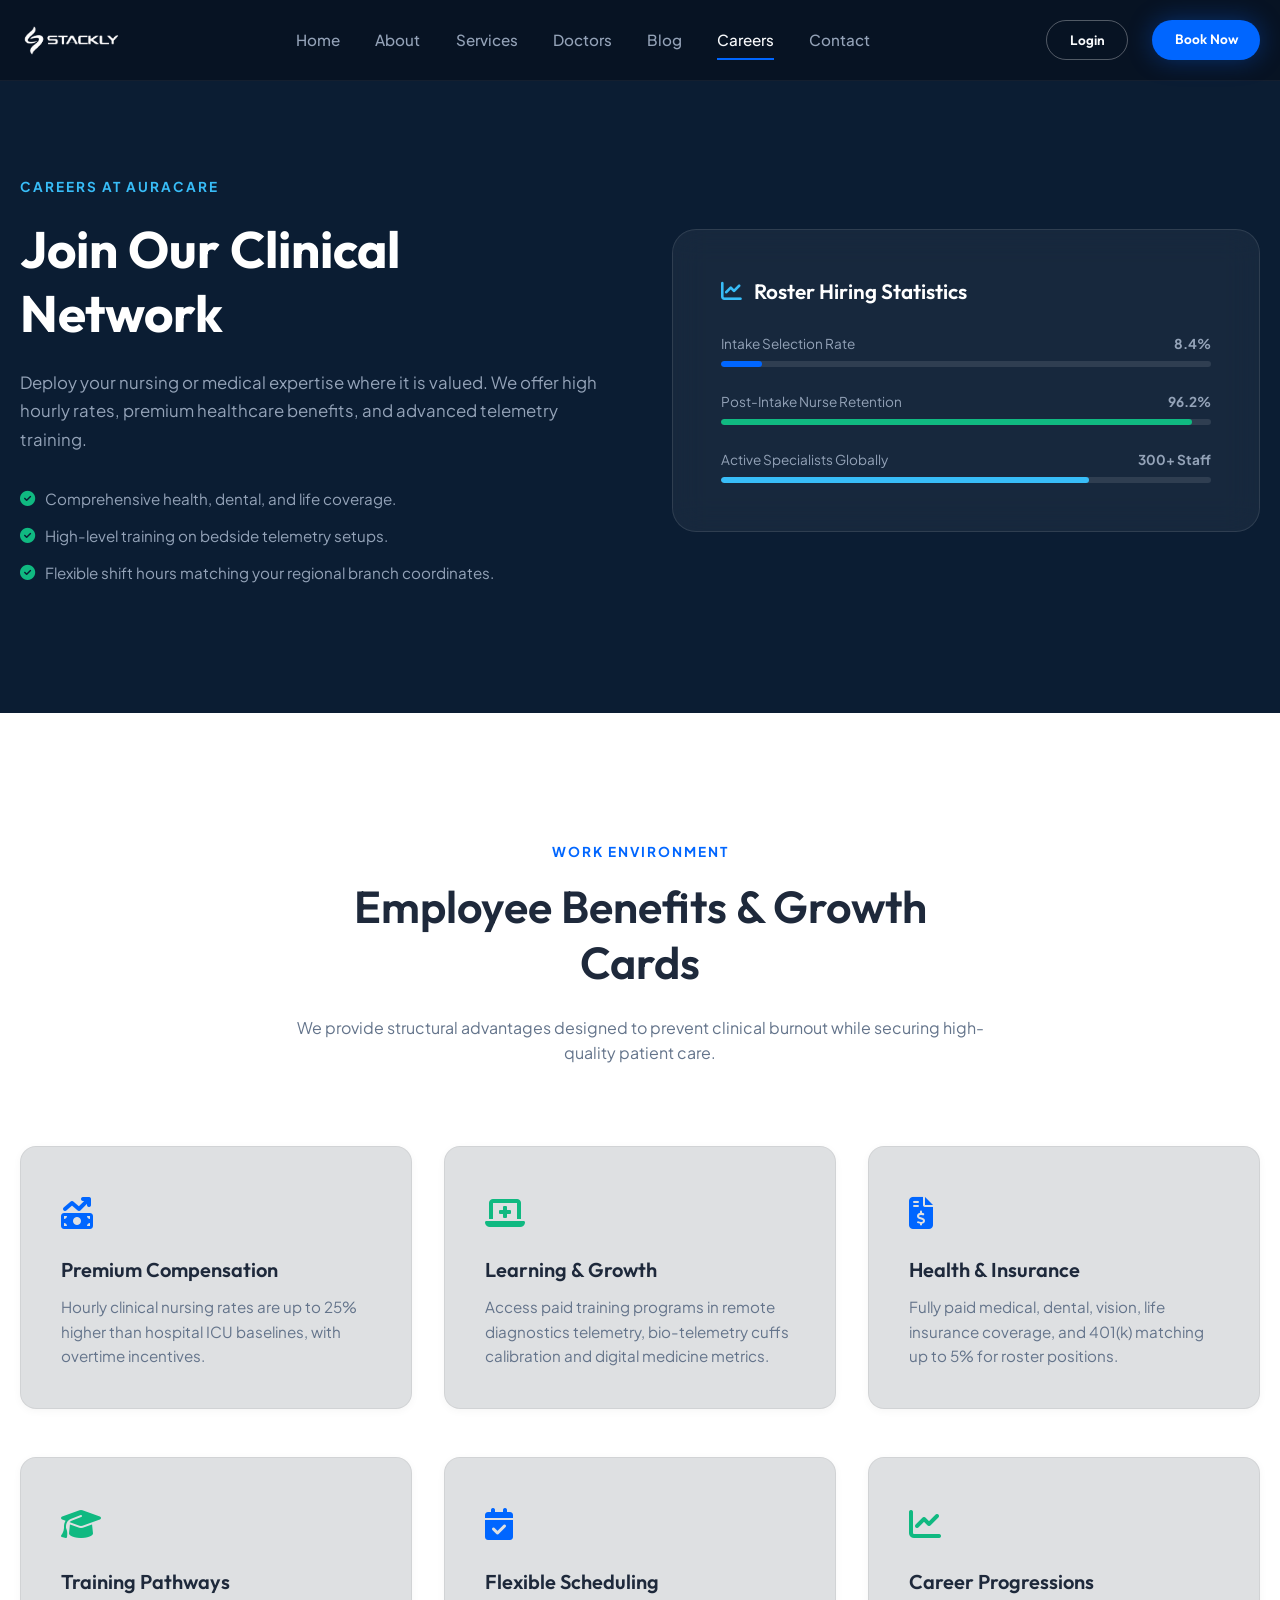
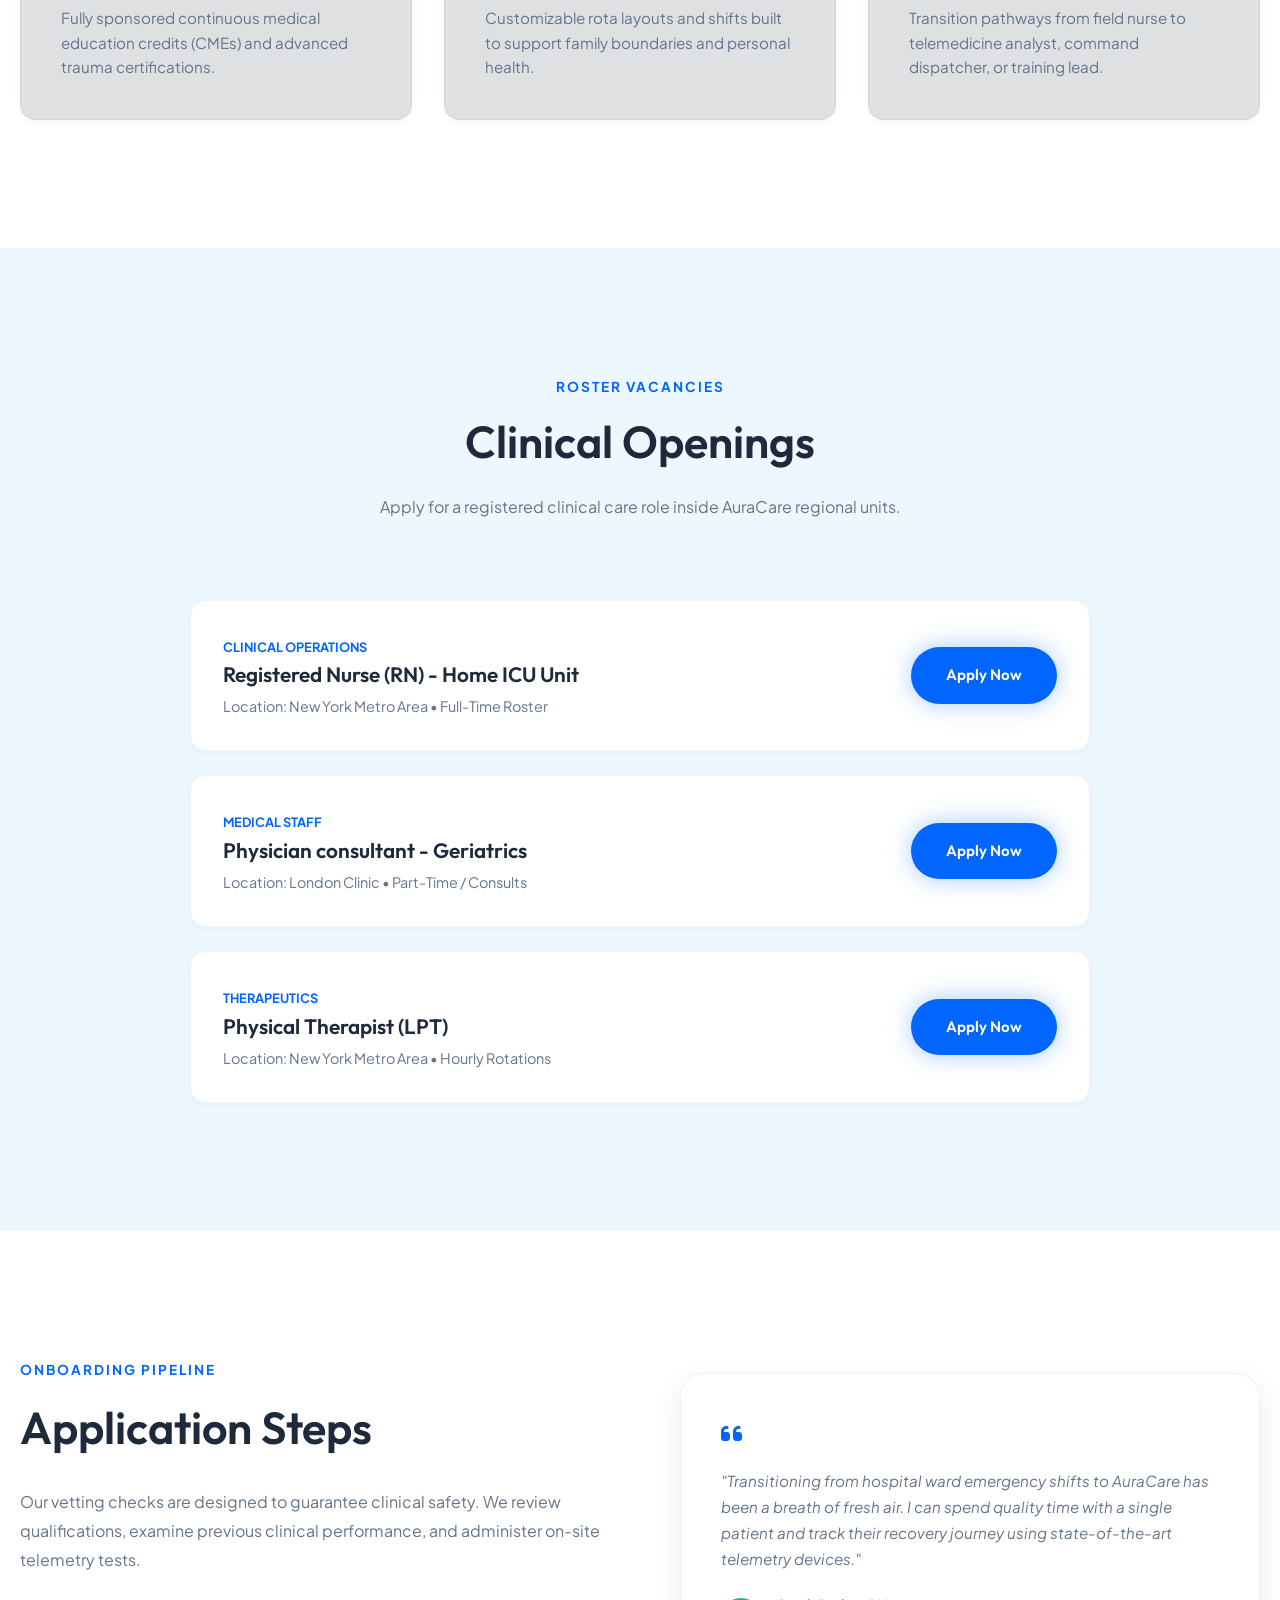
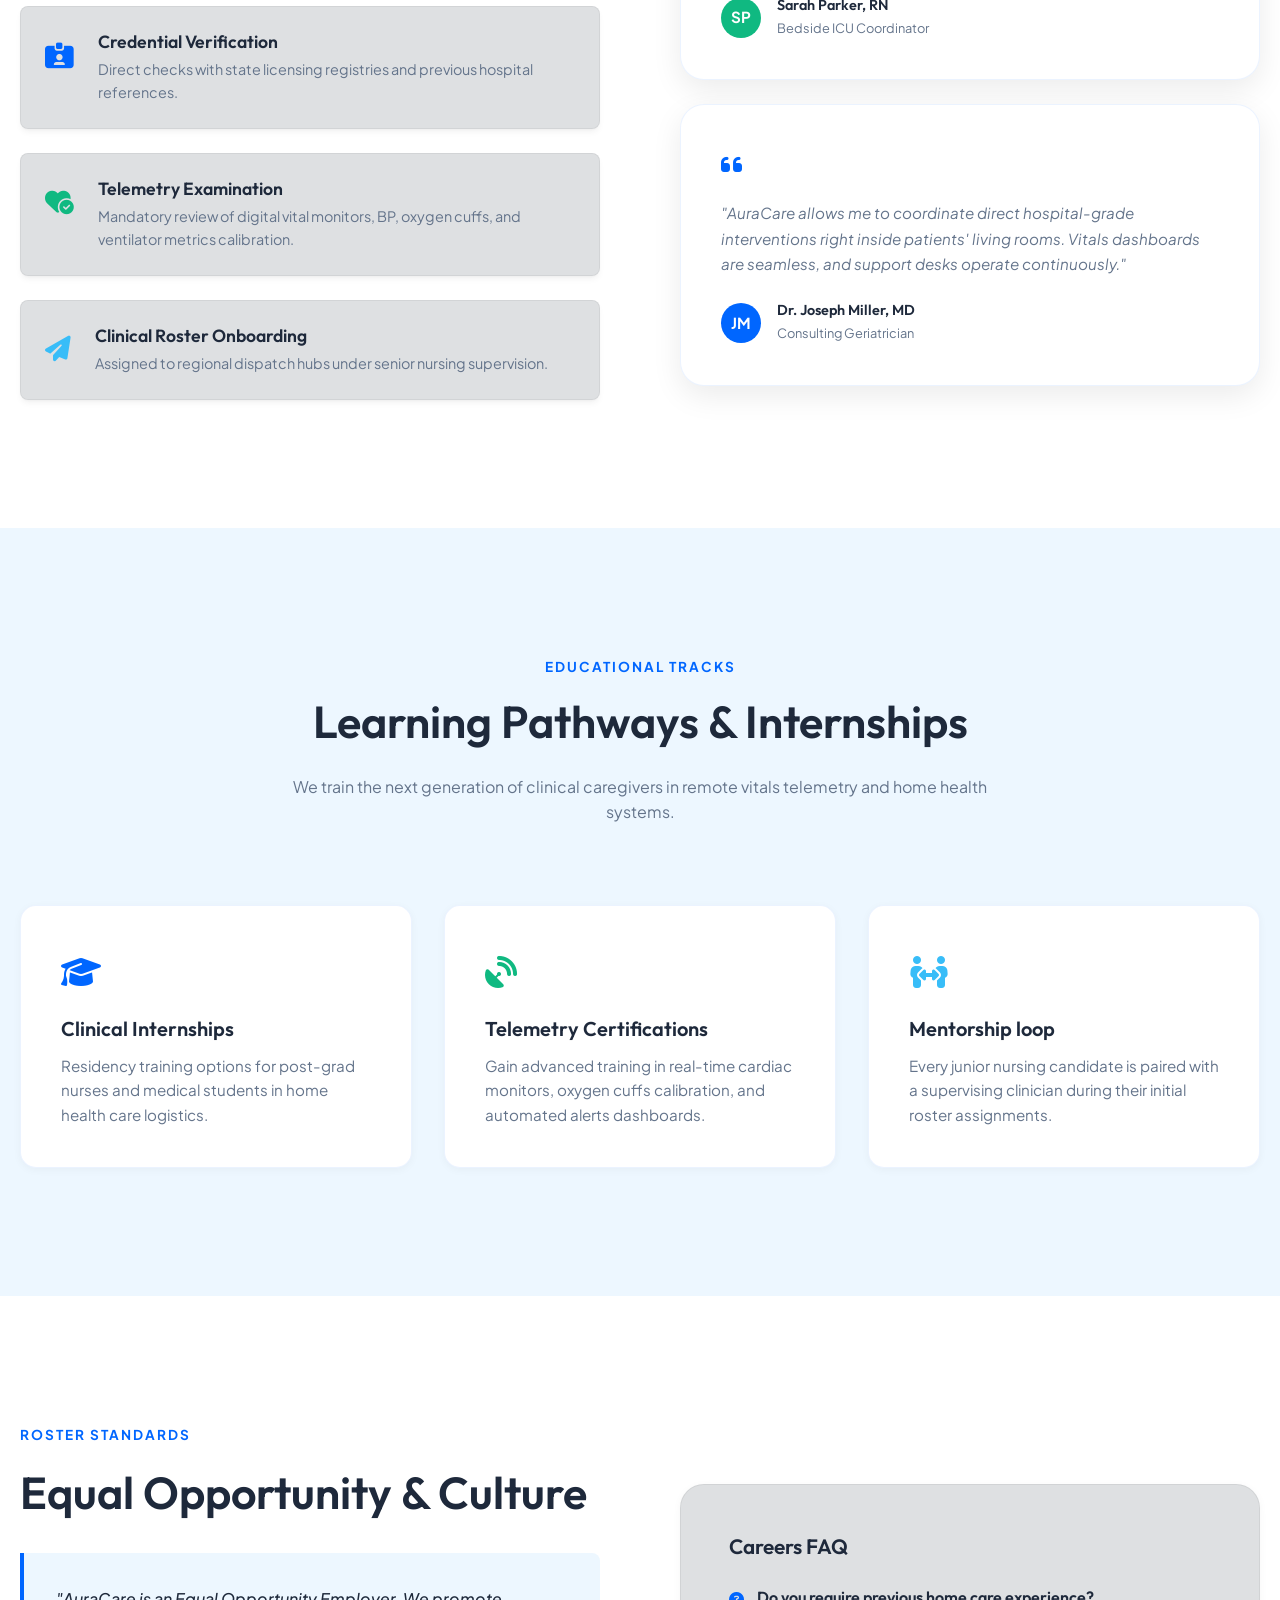
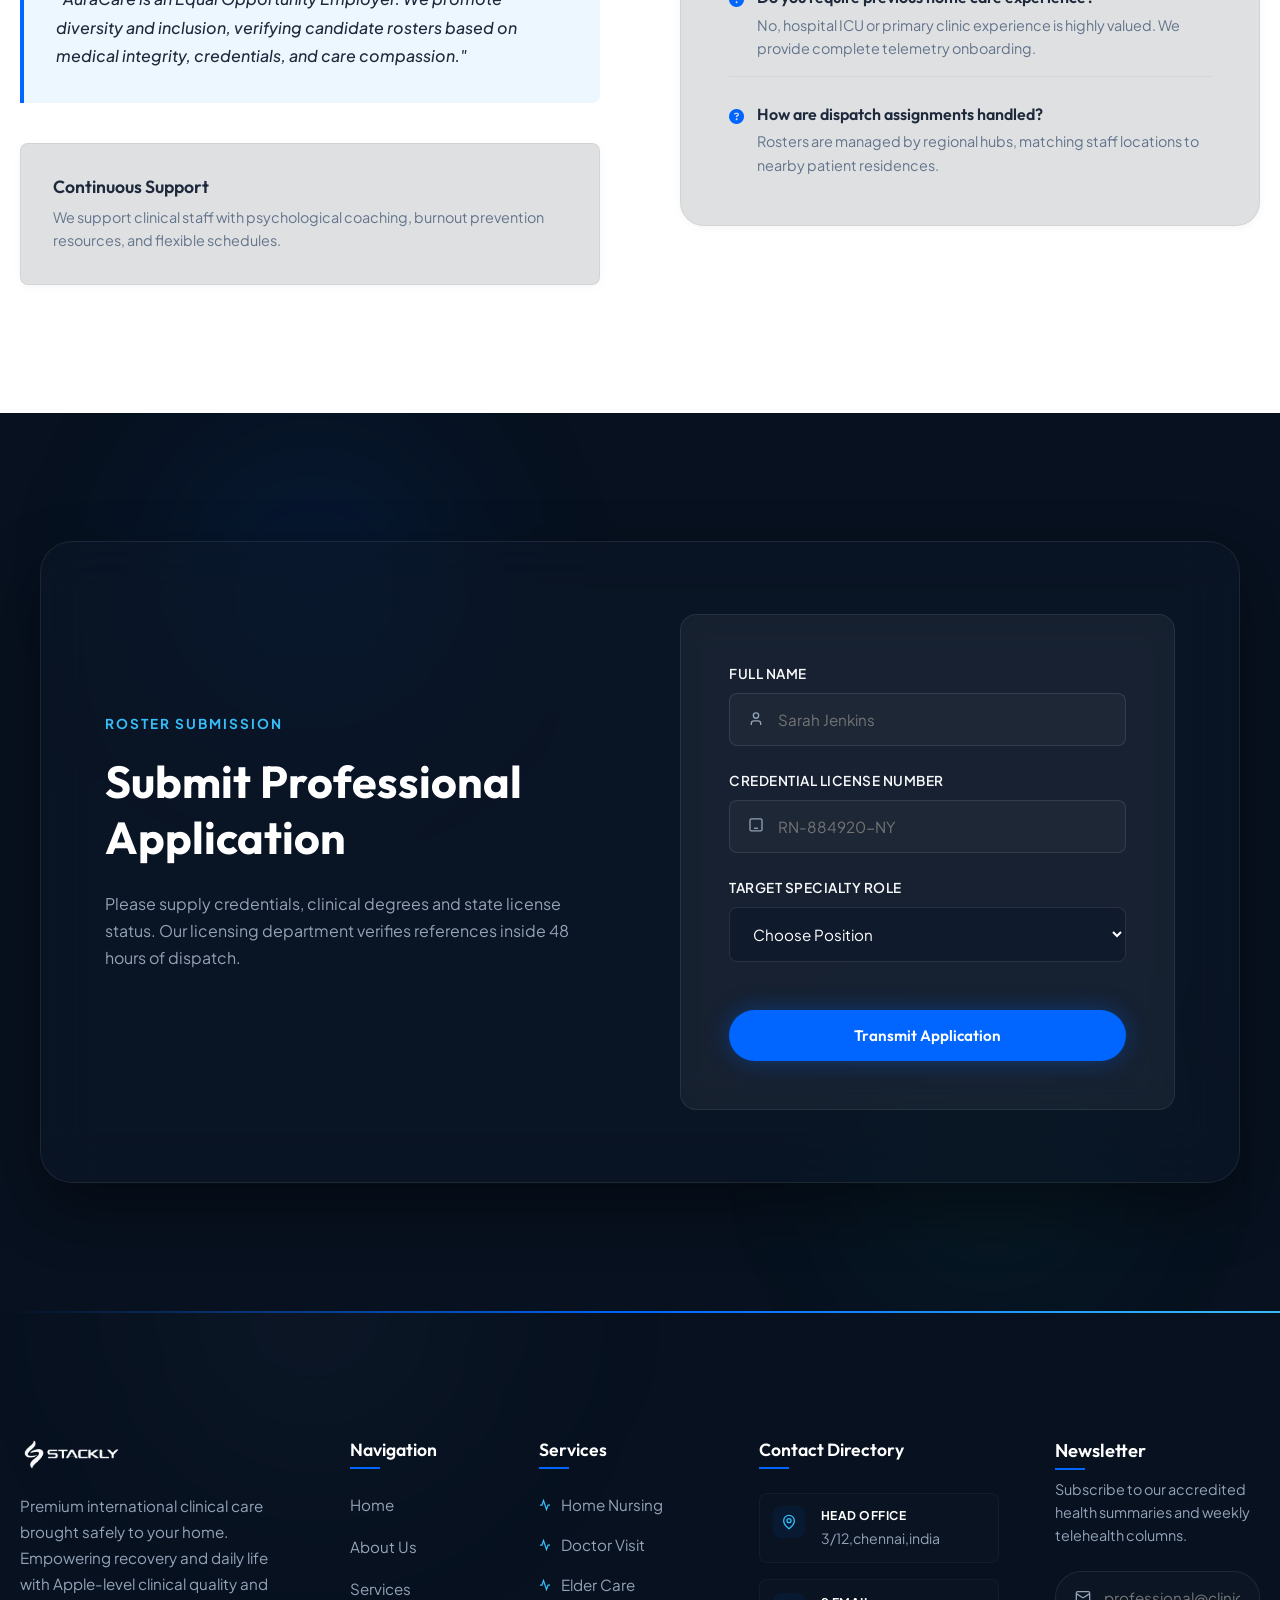
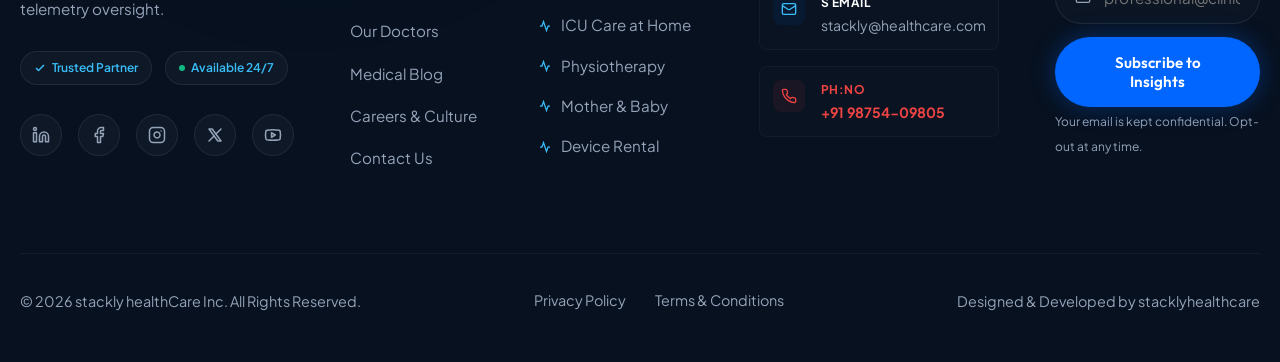
<file: careers.html>
<!DOCTYPE html>
<html lang="en">

<head>
  <meta charset="UTF-8">
  <meta name="viewport" content="width=device-width, initial-scale=1.0">
  <title>AuraCare | Careers, Culture & Clinical Open Positions</title>
  <meta name="description"
    content="Join AuraCare's elite mobile clinical network. View benefits, study nursing culture, and submit your career application form online.">
  <link rel="stylesheet" href="css/style.css">
  <link rel="stylesheet" href="css/components.css">
  <link rel="stylesheet" href="https://cdnjs.cloudflare.com/ajax/libs/font-awesome/6.4.0/css/all.min.css">
</head>

<body style="overflow-y: hidden;">

  <!-- PRELOADER -->
  <div id="preloader" class="preloader-overlay">
    <div class="preloader-content">
      <div class="pulse-ring"></div>
      <div class="medical-icons-container">
        <svg class="svg-preloader-graphic" viewBox="0 0 200 150">
          <rect x="70" y="20" width="60" height="90" fill="none" stroke="rgba(255,255,255,0.1)" stroke-width="2" />
          <rect x="45" y="55" width="25" height="55" fill="none" stroke="rgba(255,255,255,0.1)" stroke-width="2" />
          <rect x="130" y="55" width="25" height="55" fill="none" stroke="rgba(255,255,255,0.1)" stroke-width="2" />
          <rect x="92" y="50" width="16" height="16" rx="2" fill="none" stroke="var(--color-primary)" stroke-width="2"
            style="animation: heartbeat 2.2s infinite ease-in-out;" />
          <path d="M100 45v26M87 58h26" fill="none" stroke="var(--color-primary)" stroke-width="3"
            style="animation: heartbeat 2.2s infinite ease-in-out;" />
          <path d="M10 115 h35 l8 -22 l8 44 l8 -58 l8 36 l6 -10 h107" fill="none" stroke="var(--color-accent)"
            stroke-width="3" stroke-dasharray="350" stroke-dashoffset="350"
            style="animation: dashOffset 2.5s linear infinite; stroke-linecap: round; stroke-linejoin: round;" />
        </svg>
      </div>
      <div class="loading-progress">
        <span class="loading-text">Healthare check</span>
        <span class="loading-percent">0%</span>
        <div class="progress-bar-container">
          <div class="progress-bar-fill"></div>
        </div>
      </div>
    </div>
  </div>

  <!-- HEADER -->
  <header id="global-header" class="header "></header>

  <main>
    <!-- HERO -->
    <section class="section bg-dark-blue" style="padding-top: 11rem; padding-bottom: 8rem;">
      <div class="container grid grid-2" style="align-items: center; gap: 4rem;">

        <!-- Left: Culture and Employee Benefits -->
        <div class="reveal-left">
          <span
            style="color: var(--color-accent); font-weight: 700; text-transform: uppercase; letter-spacing: 2px; font-size: 0.85rem; display: block; margin-bottom: 1.2rem;">Careers
            at AuraCare</span>
          <h1 style="font-size: 3.2rem; font-weight: 700; margin-bottom: 1.5rem; color: white; line-height: 1.25;">
            Join Our Clinical Network
          </h1>
          <p style="font-size: 1.05rem; line-height: 1.7; color: var(--text-muted-light); margin-bottom: 2rem;">
            Deploy your nursing or medical expertise where it is valued. We offer high hourly rates, premium healthcare
            benefits, and advanced telemetry training.
          </p>

          <!-- Benefits List -->
          <ul
            style="display: flex; flex-direction: column; gap: 0.8rem; font-size: 0.95rem; color: var(--text-muted-light); padding: 0; list-style: none;">
            <li style="display: flex; gap: 0.6rem; align-items: center;"><i class="fa-solid fa-circle-check"
                style="color: var(--color-secondary);"></i> Comprehensive health, dental, and life coverage.</li>
            <li style="display: flex; gap: 0.6rem; align-items: center;"><i class="fa-solid fa-circle-check"
                style="color: var(--color-secondary);"></i> High-level training on bedside telemetry setups.</li>
            <li style="display: flex; gap: 0.6rem; align-items: center;"><i class="fa-solid fa-circle-check"
                style="color: var(--color-secondary);"></i> Flexible shift hours matching your regional branch
              coordinates.</li>
          </ul>
        </div>

        <!-- Right: Hiring & Training Statistics -->
        <div class="reveal-right">
          <div class="glass-card"
            style="background: rgba(255, 255, 255, 0.05); padding: 3rem; border-radius: var(--border-radius-lg); border: 1px solid rgba(255, 255, 255, 0.1); margin: 0;">
            <h3 style="font-size: 1.3rem; color: white; margin-bottom: 1.8rem; font-family: var(--font-heading);"><i
                class="fa-solid fa-chart-line" style="color: var(--color-accent); margin-right: 8px;"></i> Roster Hiring
              Statistics</h3>

            <div style="display: flex; flex-direction: column; gap: 1.5rem;">
              <div>
                <div
                  style="display: flex; justify-content: space-between; font-size: 0.85rem; color: var(--text-muted-light); margin-bottom: 0.4rem;">
                  <span>Intake Selection Rate</span>
                  <strong>8.4%</strong>
                </div>
                <div
                  style="width: 100%; height: 6px; background: rgba(255,255,255,0.1); border-radius: var(--border-pill); overflow: hidden;">
                  <div
                    style="width: 8.4%; height: 100%; background: var(--color-primary); border-radius: var(--border-pill);">
                  </div>
                </div>
              </div>

              <div>
                <div
                  style="display: flex; justify-content: space-between; font-size: 0.85rem; color: var(--text-muted-light); margin-bottom: 0.4rem;">
                  <span>Post-Intake Nurse Retention</span>
                  <strong>96.2%</strong>
                </div>
                <div
                  style="width: 100%; height: 6px; background: rgba(255,255,255,0.1); border-radius: var(--border-pill); overflow: hidden;">
                  <div
                    style="width: 96.2%; height: 100%; background: var(--color-secondary); border-radius: var(--border-pill);">
                  </div>
                </div>
              </div>

              <div>
                <div
                  style="display: flex; justify-content: space-between; font-size: 0.85rem; color: var(--text-muted-light); margin-bottom: 0.4rem;">
                  <span>Active Specialists Globally</span>
                  <strong>300+ Staff</strong>
                </div>
                <div
                  style="width: 100%; height: 6px; background: rgba(255,255,255,0.1); border-radius: var(--border-pill); overflow: hidden;">
                  <div
                    style="width: 75%; height: 100%; background: var(--color-accent); border-radius: var(--border-pill);">
                  </div>
                </div>
              </div>
            </div>

          </div>
        </div>

      </div>
    </section>

    <!-- CULTURE, BENEFITS & GROWTH (Pure White Background) -->
    <section class="section bg-soft-white">
      <div class="container">
        <div style="text-align: center; max-width: 700px; margin: 0 auto 5rem auto;" class="reveal">
          <span
            style="color: var(--color-primary); font-weight: 700; text-transform: uppercase; letter-spacing: 2px; font-size: 0.85rem; display: block; margin-bottom: 1rem;">Work
            Environment</span>
          <h2 style="font-size: 2.8rem; margin-bottom: 1.5rem;">Employee Benefits & Growth Cards</h2>
          <p>We provide structural advantages designed to prevent clinical burnout while securing high-quality patient
            care.</p>
        </div>

        <div class="grid grid-3" style="gap: 2rem;">
          <!-- Card 1 -->
          <div class="glass-card-light reveal-left"
            style="background: #828a9244; border-color: rgba(0,0,0,0.06); padding: 2.5rem; border-radius: var(--border-radius-md); box-shadow: var(--shadow-sm);">
            <div style="color: var(--color-primary); font-size: 2rem; margin-bottom: 1.2rem;"><i
                class="fa-solid fa-money-bill-trend-up"></i></div>
            <h3 style="font-size: 1.25rem; font-weight: 600; margin-bottom: 0.8rem;">Premium Compensation</h3>
            <p style="font-size: 0.95rem; color: var(--text-muted-dark); line-height: 1.6; margin: 0;">Hourly clinical
              nursing rates are up to 25% higher than hospital ICU baselines, with overtime incentives.</p>
          </div>
          <!-- Card 2 -->
          <div class="glass-card-light reveal"
            style="background: #828a9244; border-color: rgba(0,0,0,0.06); padding: 2.5rem; border-radius: var(--border-radius-md); box-shadow: var(--shadow-sm);">
            <div style="color: var(--color-secondary); font-size: 2rem; margin-bottom: 1.2rem;"><i
                class="fa-solid fa-laptop-medical"></i></div>
            <h3 style="font-size: 1.25rem; font-weight: 600; margin-bottom: 0.8rem;">Learning & Growth</h3>
            <p style="font-size: 0.95rem; color: var(--text-muted-dark); line-height: 1.6; margin: 0;">Access paid
              training programs in remote diagnostics telemetry, bio-telemetry cuffs calibration and digital medicine
              metrics.</p>
          </div>
          <!-- Card 3 -->
          <div class="glass-card-light reveal-right"
            style="background: #828a9244; border-color: rgba(0,0,0,0.06); padding: 2.5rem; border-radius: var(--border-radius-md); box-shadow: var(--shadow-sm);">
            <div style="color: var(--color-primary); font-size: 2rem; margin-bottom: 1.2rem;"><i
                class="fa-solid fa-file-invoice-dollar"></i></div>
            <h3 style="font-size: 1.25rem; font-weight: 600; margin-bottom: 0.8rem;">Health & Insurance</h3>
            <p style="font-size: 0.95rem; color: var(--text-muted-dark); line-height: 1.6; margin: 0;">Fully paid
              medical, dental, vision, life insurance coverage, and 401(k) matching up to 5% for roster positions.</p>
          </div>
          <!-- Card 4 -->
          <div class="glass-card-light reveal-left"
            style="background: #828a9244; border-color: rgba(0,0,0,0.06); padding: 2.5rem; border-radius: var(--border-radius-md); box-shadow: var(--shadow-sm); margin-top: 1rem;">
            <div style="color: var(--color-secondary); font-size: 2rem; margin-bottom: 1.2rem;"><i
                class="fa-solid fa-graduation-cap"></i></div>
            <h3 style="font-size: 1.25rem; font-weight: 600; margin-bottom: 0.8rem;">Training Pathways</h3>
            <p style="font-size: 0.95rem; color: var(--text-muted-dark); line-height: 1.6; margin: 0;">Fully sponsored
              continuous medical education credits (CMEs) and advanced trauma certifications.</p>
          </div>
          <!-- Card 5 -->
          <div class="glass-card-light reveal"
            style="background: #828a9244; border-color: rgba(0,0,0,0.06); padding: 2.5rem; border-radius: var(--border-radius-md); box-shadow: var(--shadow-sm); margin-top: 1rem;">
            <div style="color: var(--color-primary); font-size: 2rem; margin-bottom: 1.2rem;"><i
                class="fa-solid fa-calendar-check"></i></div>
            <h3 style="font-size: 1.25rem; font-weight: 600; margin-bottom: 0.8rem;">Flexible Scheduling</h3>
            <p style="font-size: 0.95rem; color: var(--text-muted-dark); line-height: 1.6; margin: 0;">Customizable rota
              layouts and shifts built to support family boundaries and personal health.</p>
          </div>
          <!-- Card 6 -->
          <div class="glass-card-light reveal-right"
            style="background: #828a9244; border-color: rgba(0,0,0,0.06); padding: 2.5rem; border-radius: var(--border-radius-md); box-shadow: var(--shadow-sm); margin-top: 1rem;">
            <div style="color: var(--color-secondary); font-size: 2rem; margin-bottom: 1.2rem;"><i
                class="fa-solid fa-chart-line"></i></div>
            <h3 style="font-size: 1.25rem; font-weight: 600; margin-bottom: 0.8rem;">Career Progressions</h3>
            <p style="font-size: 0.95rem; color: var(--text-muted-dark); line-height: 1.6; margin: 0;">Transition
              pathways from field nurse to telemedicine analyst, command dispatcher, or training lead.</p>
          </div>
        </div>
      </div>
    </section>

    <!-- OPEN POSITIONS (Soft Light Blue Background) -->
    <section class="section bg-light-blue">
      <div class="container">
        <div style="text-align: center; max-width: 700px; margin: 0 auto 5rem auto;" class="reveal">
          <span
            style="color: var(--color-primary); font-weight: 700; text-transform: uppercase; letter-spacing: 2px; font-size: 0.85rem; display: block; margin-bottom: 1rem;">Roster
            Vacancies</span>
          <h2 style="font-size: 2.8rem; margin-bottom: 1.5rem;">Clinical Openings</h2>
          <p>Apply for a registered clinical care role inside AuraCare regional units.</p>
        </div>

        <div style="display: flex; flex-direction: column; gap: 1.5rem; max-width: 900px; margin: 0 auto;"
          class="reveal">
          <!-- Job 1 -->
          <div class="glass-card-light"
            style="background: white; display: flex; justify-content: space-between; align-items: center; flex-wrap: wrap; gap: 2rem; padding: 2rem; border-radius: var(--border-radius-md); box-shadow: var(--shadow-sm);">
            <div>
              <span
                style="color: var(--color-primary); font-weight: 700; font-size: 0.8rem; text-transform: uppercase;">Clinical
                Operations</span>
              <h4 style="font-size: 1.3rem; font-weight: 600; margin-top: 0.2rem; margin-bottom: 0.5rem;">Registered
                Nurse (RN) - Home ICU Unit</h4>
              <p style="font-size: 0.9rem; color: var(--text-muted-dark); margin: 0;">Location: New York Metro Area •
                Full-Time Roster</p>
            </div>
            <a href="404.html" class="btn btn-primary btn-sm ripple">Apply Now</a>
          </div>
          <!-- Job 2 -->
          <div class="glass-card-light"
            style="background: white; display: flex; justify-content: space-between; align-items: center; flex-wrap: wrap; gap: 2rem; padding: 2rem; border-radius: var(--border-radius-md); box-shadow: var(--shadow-sm);">
            <div>
              <span
                style="color: var(--color-primary); font-weight: 700; font-size: 0.8rem; text-transform: uppercase;">Medical
                Staff</span>
              <h4 style="font-size: 1.3rem; font-weight: 600; margin-top: 0.2rem; margin-bottom: 0.5rem;">Physician
                consultant - Geriatrics</h4>
              <p style="font-size: 0.9rem; color: var(--text-muted-dark); margin: 0;">Location: London Clinic •
                Part-Time / Consults</p>
            </div>
            <a href="404.html" class="btn btn-primary btn-sm ripple">Apply Now</a>
          </div>
          <!-- Job 3 -->
          <div class="glass-card-light"
            style="background: white; display: flex; justify-content: space-between; align-items: center; flex-wrap: wrap; gap: 2rem; padding: 2rem; border-radius: var(--border-radius-md); box-shadow: var(--shadow-sm);">
            <div>
              <span
                style="color: var(--color-primary); font-weight: 700; font-size: 0.8rem; text-transform: uppercase;">Therapeutics</span>
              <h4 style="font-size: 1.3rem; font-weight: 600; margin-top: 0.2rem; margin-bottom: 0.5rem;">Physical
                Therapist (LPT)</h4>
              <p style="font-size: 0.9rem; color: var(--text-muted-dark); margin: 0;">Location: New York Metro Area •
                Hourly Rotations</p>
            </div>
            <a href="404.html" class="btn btn-primary btn-sm ripple">Apply Now</a>
          </div>
        </div>
      </div>
    </section>

    <!-- RECRUITMENT PROCESS & TESTIMONIALS (Pure White Background) -->
    <section class="section bg-soft-white">
      <div class="container grid grid-2" style="gap: 5rem; align-items: center;">
        <div class="reveal-left">
          <span
            style="color: var(--color-primary); font-weight: 700; text-transform: uppercase; letter-spacing: 2px; font-size: 0.85rem; display: block; margin-bottom: 1.2rem;">Onboarding
            Pipeline</span>
          <h2 style="font-size: 2.8rem; margin-bottom: 2rem;">Application Steps</h2>
          <p style="line-height: 1.8; margin-bottom: 2rem; color: var(--text-muted-dark);">
            Our vetting checks are designed to guarantee clinical safety. We review qualifications, examine previous
            clinical performance, and administer on-site telemetry tests.
          </p>
          <div style="display: flex; flex-direction: column; gap: 1.5rem;">
            <!-- Step Card 1 -->
            <div class="glass-card-light"
              style="background: #828a9244; display: flex; gap: 1.5rem; padding: 1.5rem; border-radius: var(--border-radius-sm); border: 1px solid rgba(0,0,0,0.05);">
              <div style="color: var(--color-primary); font-size: 1.6rem; margin-top: 0.2rem;"><i
                  class="fa-solid fa-id-card-clip"></i></div>
              <div>
                <h4 style="font-size: 1.1rem; font-weight: 600; margin-bottom: 0.3rem; color: var(--text-dark);">
                  Credential Verification</h4>
                <p style="font-size: 0.9rem; margin: 0; color: var(--text-muted-dark);">Direct checks with state
                  licensing registries and previous hospital references.</p>
              </div>
            </div>
            <!-- Step Card 2 -->
            <div class="glass-card-light"
              style="background: #828a9244; display: flex; gap: 1.5rem; padding: 1.5rem; border-radius: var(--border-radius-sm); border: 1px solid rgba(0,0,0,0.05);">
              <div style="color: var(--color-secondary); font-size: 1.6rem; margin-top: 0.2rem;"><i
                  class="fa-solid fa-heart-circle-check"></i></div>
              <div>
                <h4 style="font-size: 1.1rem; font-weight: 600; margin-bottom: 0.3rem; color: var(--text-dark);">
                  Telemetry Examination</h4>
                <p style="font-size: 0.9rem; margin: 0; color: var(--text-muted-dark);">Mandatory review of digital
                  vital monitors, BP, oxygen cuffs, and ventilator metrics calibration.</p>
              </div>
            </div>
            <!-- Step Card 3 -->
            <div class="glass-card-light"
              style="background: #828a9244; display: flex; gap: 1.5rem; padding: 1.5rem; border-radius: var(--border-radius-sm); border: 1px solid rgba(0,0,0,0.05);">
              <div style="color: var(--color-accent); font-size: 1.6rem; margin-top: 0.2rem;"><i
                  class="fa-solid fa-paper-plane"></i></div>
              <div>
                <h4 style="font-size: 1.1rem; font-weight: 600; margin-bottom: 0.3rem; color: var(--text-dark);">
                  Clinical Roster Onboarding</h4>
                <p style="font-size: 0.9rem; margin: 0; color: var(--text-muted-dark);">Assigned to regional dispatch
                  hubs under senior nursing supervision.</p>
              </div>
            </div>
          </div>
        </div>
        <div class="reveal-right">
          <div style="display: flex; flex-direction: column; gap: 1.5rem;">
            <!-- Review Card 1 -->
            <div class="glass-card-light"
              style="background: white; padding: 2.5rem; border-radius: var(--border-radius-lg); box-shadow: var(--shadow-md);">
              <div style="color: var(--color-primary); font-size: 1.5rem; margin-bottom: 1rem;"><i
                  class="fa-solid fa-quote-left"></i></div>
              <p
                style="font-style: italic; color: var(--text-muted-dark); margin-bottom: 1.5rem; line-height: 1.7; font-size: 0.95rem;">
                "Transitioning from hospital ward emergency shifts to AuraCare has been a breath of fresh air. I can
                spend quality time with a single patient and track their recovery journey using state-of-the-art
                telemetry devices."
              </p>
              <div style="display: flex; align-items: center; gap: 1rem;">
               <div
style="
width:40px;
height:40px;
border-radius:50%;
background-color:var(--color-secondary);
display:flex;
align-items:center;
justify-content:center;
color:white;
font-weight:700;
font-size:0.95rem;
text-align:center;
padding:0;
">
SP
</div>
                <div>
                  <h4 style="font-size: 0.9rem; font-weight: 600; margin: 0;">Sarah Parker, RN</h4>
                  <span style="font-size: 0.8rem; color: var(--text-muted-dark);">Bedside ICU Coordinator</span>
                </div>
              </div>
            </div>
            <!-- Review Card 2 -->
            <div class="glass-card-light"
              style="background: white; padding: 2.5rem; border-radius: var(--border-radius-lg); box-shadow: var(--shadow-md);">
              <div style="color: var(--color-primary); font-size: 1.5rem; margin-bottom: 1rem;"><i
                  class="fa-solid fa-quote-left"></i></div>
              <p
                style="font-style: italic; color: var(--text-muted-dark); margin-bottom: 1.5rem; line-height: 1.7; font-size: 0.95rem;">
                "AuraCare allows me to coordinate direct hospital-grade interventions right inside patients' living
                rooms. Vitals dashboards are seamless, and support desks operate continuously."
              </p>
              <div style="display: flex; align-items: center; gap: 1rem;">
                <div
style="
width:40px;
height:40px;
border-radius:50%;
background-color:var(--color-primary);
display:flex;
align-items:center;
justify-content:center;
color:white;
font-weight:700;
font-size:0.95rem;
text-align:center;
padding:0;
">
JM
</div>
                <div>
                  <h4 style="font-size: 0.9rem; font-weight: 600; margin: 0;">Dr. Joseph Miller, MD</h4>
                  <span style="font-size: 0.8rem; color: var(--text-muted-dark);">Consulting Geriatrician</span>
                </div>
              </div>
            </div>
          </div>
        </div>
      </div>
    </section>

    </section>

    <!-- INTERNSHIP & LEARNING PATHWAYS (Soft Light Blue Background) -->
    <section class="section bg-light-blue">
      <div class="container">
        <div style="text-align: center; max-width: 700px; margin: 0 auto 5rem auto;" class="reveal">
          <span
            style="color: var(--color-primary); font-weight: 700; text-transform: uppercase; letter-spacing: 2px; font-size: 0.85rem; display: block; margin-bottom: 1rem;">Educational
            Tracks</span>
          <h2 style="font-size: 2.8rem; margin-bottom: 1.5rem;">Learning Pathways & Internships</h2>
          <p>We train the next generation of clinical caregivers in remote vitals telemetry and home health systems.</p>
        </div>

        <div class="grid grid-3" style="gap: 2rem;">
          <div class="glass-card-light reveal-left"
            style="background: white; padding: 2.5rem; border-radius: var(--border-radius-md); box-shadow: var(--shadow-sm);">
            <div style="color: var(--color-primary); font-size: 2rem; margin-bottom: 1.2rem;"><i
                class="fa-solid fa-graduation-cap"></i></div>
            <h3 style="font-size: 1.25rem; font-weight: 600; margin-bottom: 0.8rem; color: var(--text-dark);">Clinical
              Internships</h3>
            <p style="font-size: 0.95rem; color: var(--text-muted-dark); line-height: 1.6; margin: 0;">Residency
              training options for post-grad nurses and medical students in home health care logistics.</p>
          </div>
          <div class="glass-card-light reveal"
            style="background: white; padding: 2.5rem; border-radius: var(--border-radius-md); box-shadow: var(--shadow-sm);">
            <div style="color: var(--color-secondary); font-size: 2rem; margin-bottom: 1.2rem;"><i
                class="fa-solid fa-satellite-dish"></i></div>
            <h3 style="font-size: 1.25rem; font-weight: 600; margin-bottom: 0.8rem; color: var(--text-dark);">Telemetry
              Certifications</h3>
            <p style="font-size: 0.95rem; color: var(--text-muted-dark); line-height: 1.6; margin: 0;">Gain advanced
              training in real-time cardiac monitors, oxygen cuffs calibration, and automated alerts dashboards.</p>
          </div>
          <div class="glass-card-light reveal-right"
            style="background: white; padding: 2.5rem; border-radius: var(--border-radius-md); box-shadow: var(--shadow-sm);">
            <div style="color: var(--color-accent); font-size: 2rem; margin-bottom: 1.2rem;"><i
                class="fa-solid fa-people-arrows"></i></div>
            <h3 style="font-size: 1.25rem; font-weight: 600; margin-bottom: 0.8rem; color: var(--text-dark);">Mentorship
              loop</h3>
            <p style="font-size: 0.95rem; color: var(--text-muted-dark); line-height: 1.6; margin: 0;">Every junior
              nursing candidate is paired with a supervising clinician during their initial roster assignments.</p>
          </div>
        </div>
      </div>
    </section>

    <!-- CAREERS FAQ & EQUAL OPPORTUNITY (Pure White Background) -->
    <section class="section bg-soft-white">
      <div class="container grid grid-2" style="gap: 5rem; align-items: center;">
        <div class="reveal-left">
          <span
            style="color: var(--color-primary); font-weight: 700; text-transform: uppercase; letter-spacing: 2px; font-size: 0.85rem; display: block; margin-bottom: 1.2rem;">Roster
            Standards</span>
          <h2 style="font-size: 2.8rem; margin-bottom: 2rem;">Equal Opportunity & Culture</h2>
          <div
            style="border-left: 4px solid var(--color-primary); padding-left: 2rem; margin-bottom: 2.5rem; background: var(--bg-light-blue); padding: 2rem; border-radius: 0 var(--border-radius-sm) var(--border-radius-sm) 0;">
            <p style="line-height: 1.8; color: var(--text-dark); font-weight: 500; font-style: italic; margin: 0;">
              "AuraCare is an Equal Opportunity Employer. We promote diversity and inclusion, verifying candidate
              rosters based on medical integrity, credentials, and care compassion."
            </p>
          </div>
          <div
            style="background: #828a9244; padding: 2rem; border-radius: var(--border-radius-sm); border: 1px solid rgba(0,0,0,0.05); box-shadow: var(--shadow-sm);">
            <h4 style="font-size: 1.1rem; font-weight: 600; margin-bottom: 0.5rem; color: var(--text-dark);">Continuous
              Support</h4>
            <p style="font-size: 0.9rem; margin: 0; color: var(--text-muted-dark); line-height: 1.6;">We support
              clinical staff with psychological coaching, burnout prevention resources, and flexible schedules.</p>
          </div>
        </div>
        <div class="reveal-right">
          <div class="glass-card-light"
            style="background: #828a9244; border-color: rgba(0,0,0,0.06); padding: 3rem; border-radius: var(--border-radius-lg); box-shadow: var(--shadow-sm);">
            <h3 style="font-size: 1.3rem; margin-bottom: 1.8rem; color: var(--text-dark);">Careers FAQ</h3>
            <ul
              style="display: flex; flex-direction: column; gap: 1.2rem; font-size: 0.95rem; line-height: 1.6; color: var(--text-muted-dark); padding: 0; list-style: none;">
              <li
                style="display: flex; gap: 0.8rem; align-items: flex-start; border-bottom: 1px solid rgba(0,0,0,0.05); padding-bottom: 1rem;">
                <i class="fa-solid fa-circle-question" style="color: var(--color-primary); margin-top: 0.3rem;"></i>
                <div>
                  <h4 style="font-size: 1rem; font-weight: 600; margin-bottom: 0.4rem; color: var(--text-dark);">Do you
                    require previous home care experience?</h4>
                  <p style="margin: 0; color: var(--text-muted-dark); font-size: 0.9rem;">No, hospital ICU or primary
                    clinic experience is highly valued. We provide complete telemetry onboarding.</p>
                </div>
              </li>
              <li style="display: flex; gap: 0.8rem; align-items: flex-start; padding-top: 0.5rem;">
                <i class="fa-solid fa-circle-question" style="color: var(--color-primary); margin-top: 0.3rem;"></i>
                <div>
                  <h4 style="font-size: 1rem; font-weight: 600; margin-bottom: 0.4rem; color: var(--text-dark);">How are
                    dispatch assignments handled?</h4>
                  <p style="margin: 0; color: var(--text-muted-dark); font-size: 0.9rem;">Rosters are managed by
                    regional hubs, matching staff locations to nearby patient residences.</p>
                </div>
              </li>
            </ul>
          </div>
        </div>
      </div>
    </section>

    <!-- APPLY FORM (Deep Navy Background) -->
    <section id="apply" class="section bg-deep-navy">
      <div class="container grid grid-2" style="gap: 5rem; align-items: center;">
        <div class="reveal-left">
          <span
            style="color: var(--color-accent); font-weight: 700; text-transform: uppercase; letter-spacing: 2px; font-size: 0.85rem; display: block; margin-bottom: 1.2rem;">Roster
            Submission</span>
          <h2 style="font-size: 2.8rem; margin-bottom: 2rem; color: white;">Submit Professional Application</h2>
          <p style="color: var(--text-muted-light); line-height: 1.7;">Please supply credentials, clinical degrees and
            state license status. Our licensing department verifies references inside 48 hours of dispatch.</p>
        </div>
        <div class="reveal-right">
          <div class="glass-card" style="background: rgba(255,255,255,0.05); padding: 3rem;">
            <form id="careers-form">
              <div class="form-group">
                <label style="color: var(--text-light);">Full Name</label>

                <div class="form-control-wrapper">
                  <i style="color: var(--text-muted-light);">
                    <svg width="16" height="16" viewBox="0 0 24 24" fill="none" stroke="currentColor" stroke-width="2">
                      <path d="M19 21v-2a4 4 0 0 0-4-4H9a4 4 0 0 0-4 4v2" />
                      <circle cx="12" cy="7" r="4" />
                    </svg>
                  </i>

                  <input type="text" placeholder="Sarah Jenkins" class="form-control"
                    style="background: rgba(255,255,255,0.03); border-color: rgba(255,255,255,0.1); color: white;"
                    oninput="this.value = this.value.replace(/[^A-Za-z\s]/g, '')" required>
                </div>
              </div>
              <div class="form-group">
                <label style="color: var(--text-light);">Credential License Number</label>
                <div class="form-control-wrapper">
                  <i style="color: var(--text-muted-light);"><svg width="16" height="16" viewBox="0 0 24 24" fill="none"
                      stroke="currentColor" stroke-width="2">
                      <rect width="18" height="18" x="3" y="3" rx="2" />
                      <path d="M9 17h6" />
                    </svg></i>
                  <input type="text" placeholder="RN-884920-NY" class="form-control"
                    style="background: rgba(255,255,255,0.03); border-color: rgba(255,255,255,0.1); color: white;"
                    required>
                </div>
              </div>
              <div class="form-group">
                <label style="color: var(--text-light);">Target Specialty Role</label>
                <div class="form-control-wrapper">
                  <select class="form-control"
                    style="background: var(--bg-slate-navy); border-color: rgba(255,255,255,0.1); color: white; padding-left: 1.2rem; cursor: pointer;"
                    required>
                    <option value="">Choose Position</option>
                    <option value="icu-rn">ICU Bedside Registered Nurse</option>
                    <option value="doctor-visit">Specialist On-Call Physician</option>
                    <option value="therapist">Physical Rehabilitation Therapist</option>
                  </select>
                </div>
              </div>
              <button type="submit" class="btn btn-primary ripple" style="width: 100%; margin-top: 1.5rem;">Transmit
                Application</button>
            </form>
          </div>
        </div>
      </div>
    </section>
  </main>

  <!-- FOOTER -->
  <footer id="global-footer" class="footer"></footer>

  <script src="js/main.js"></script>
</body>

</html>
</file>
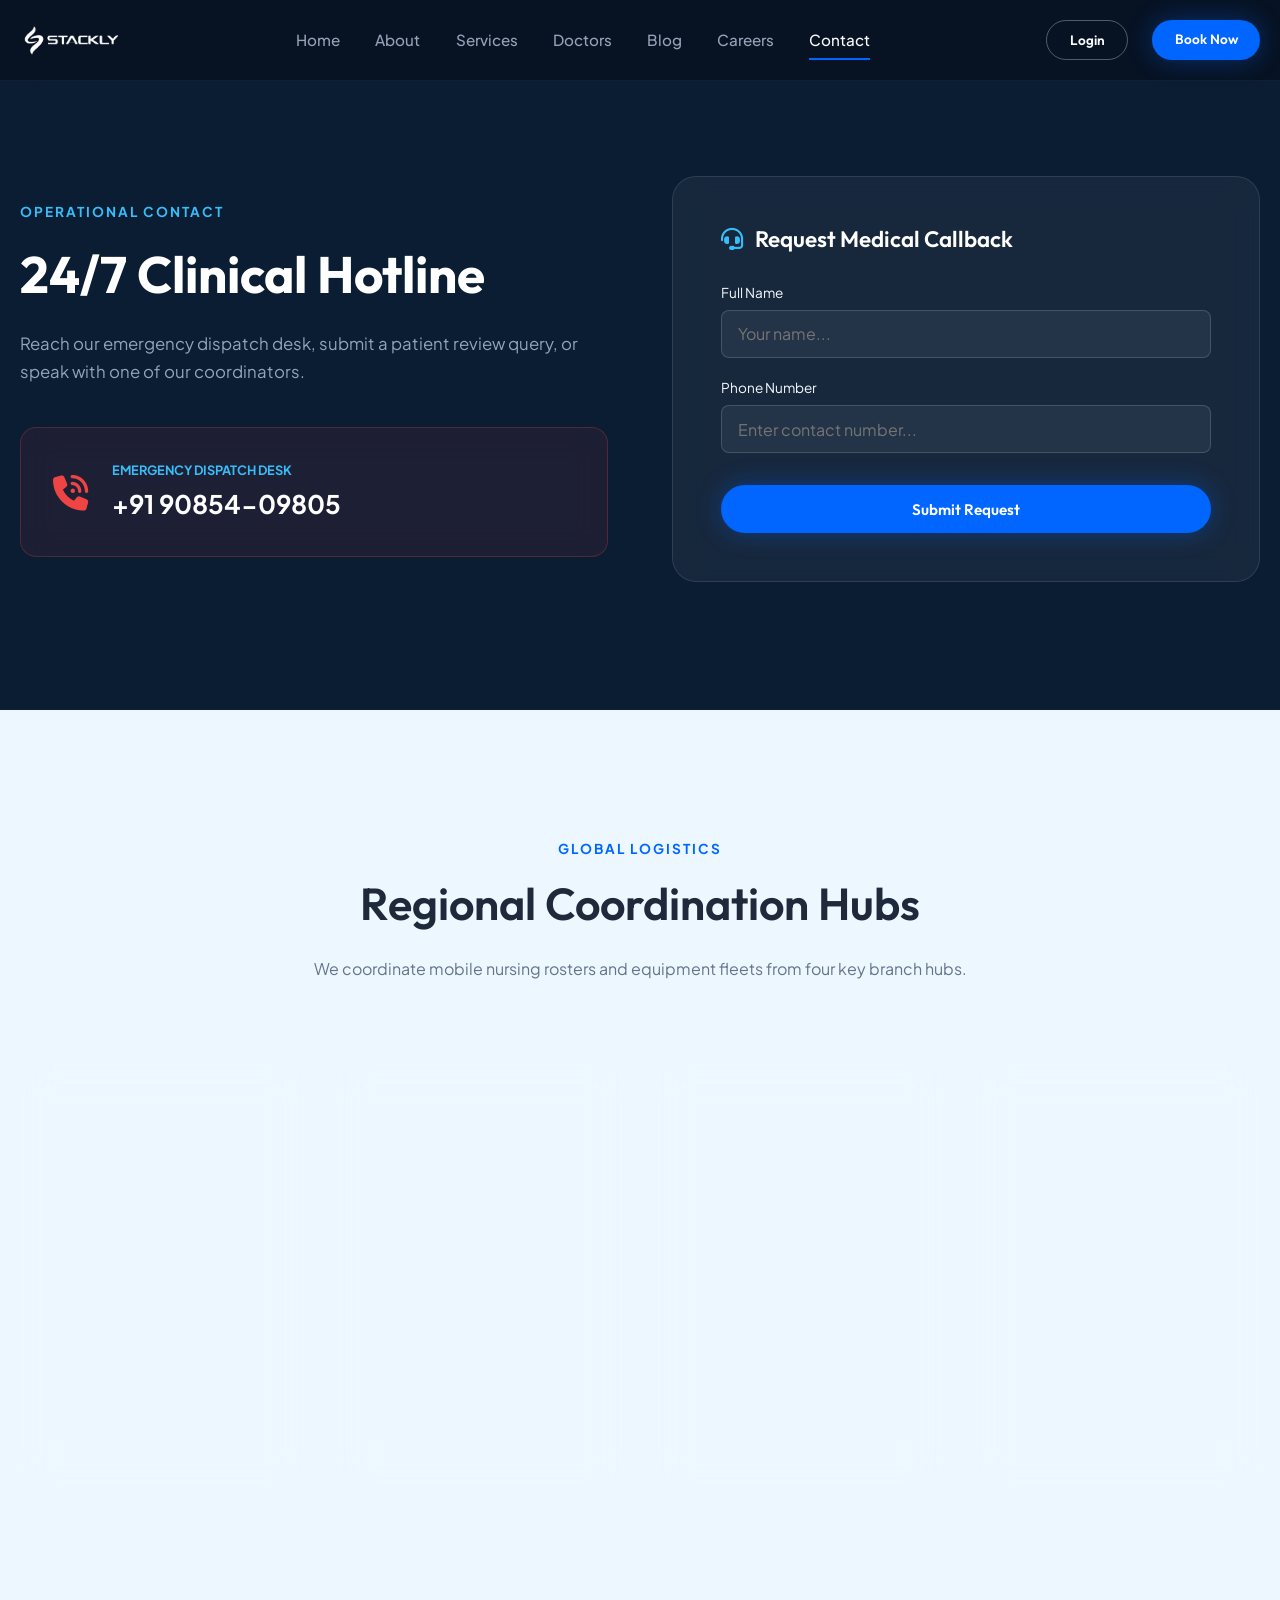
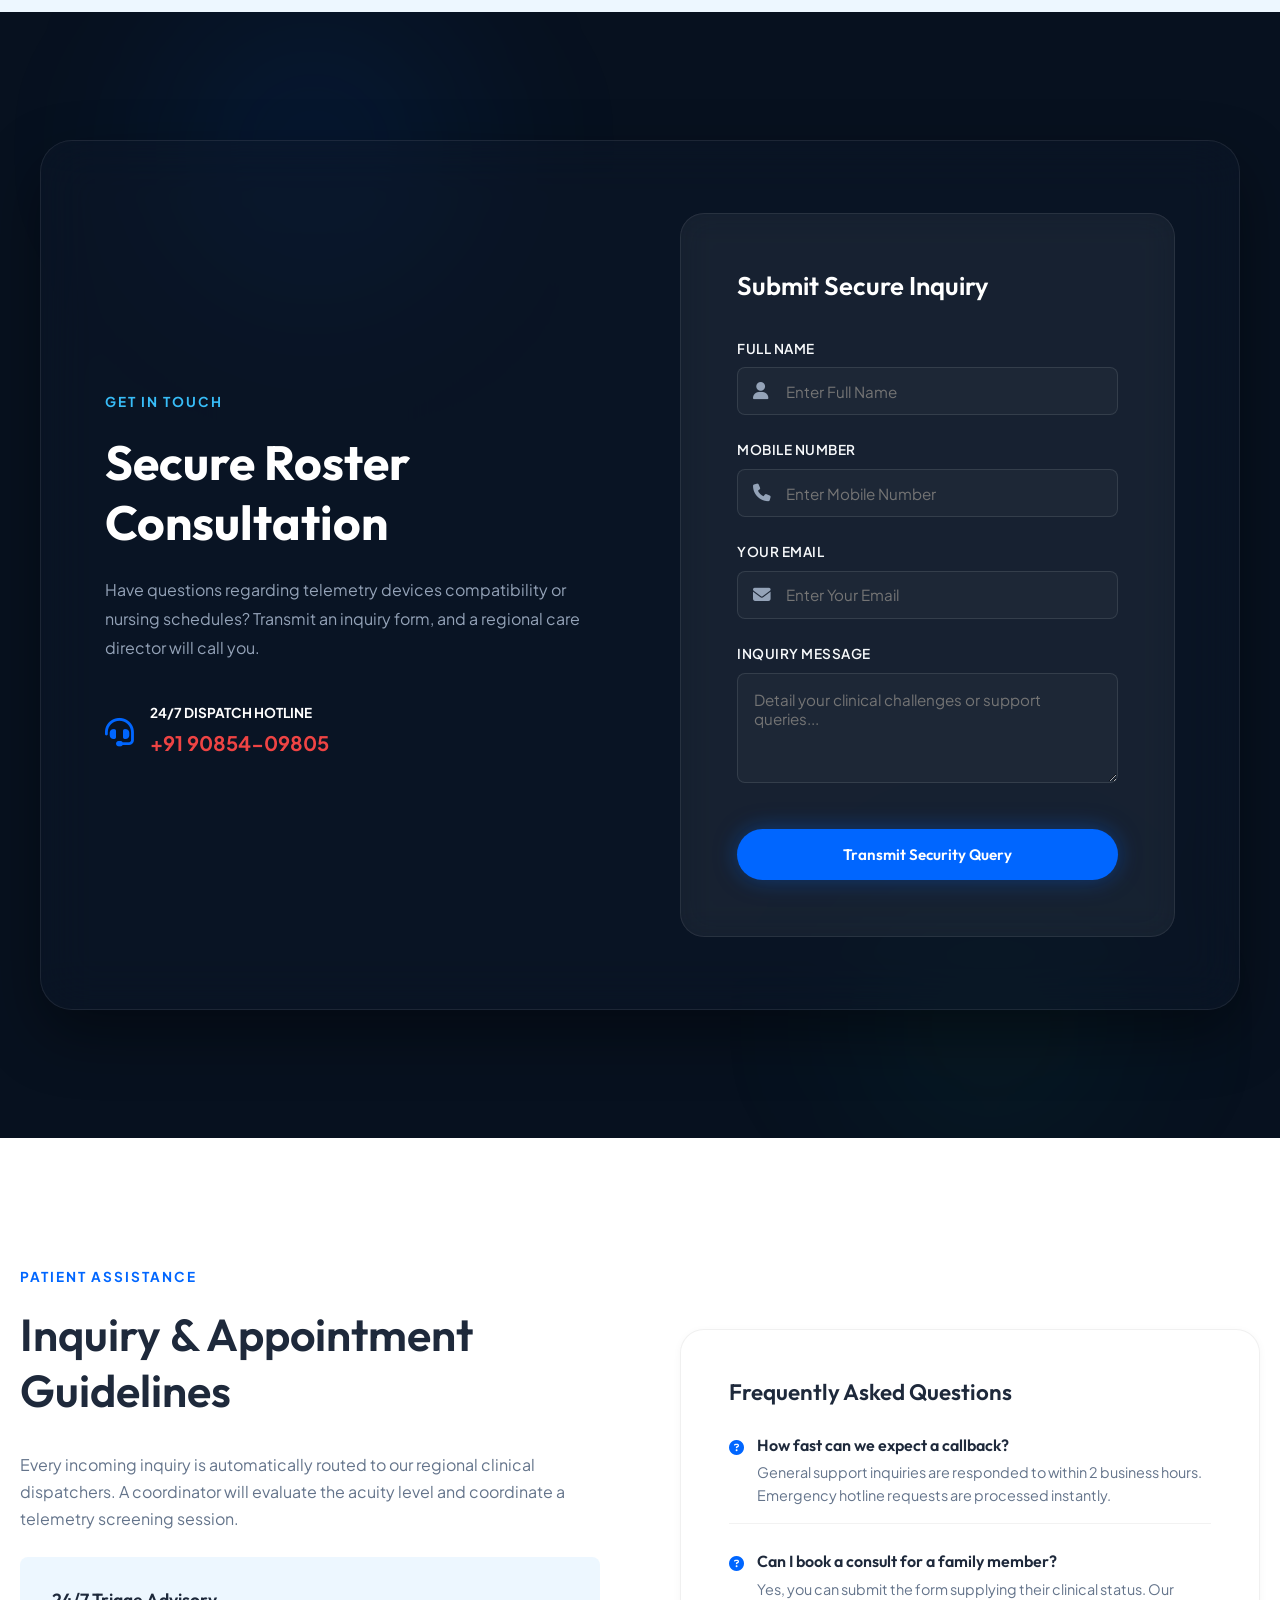
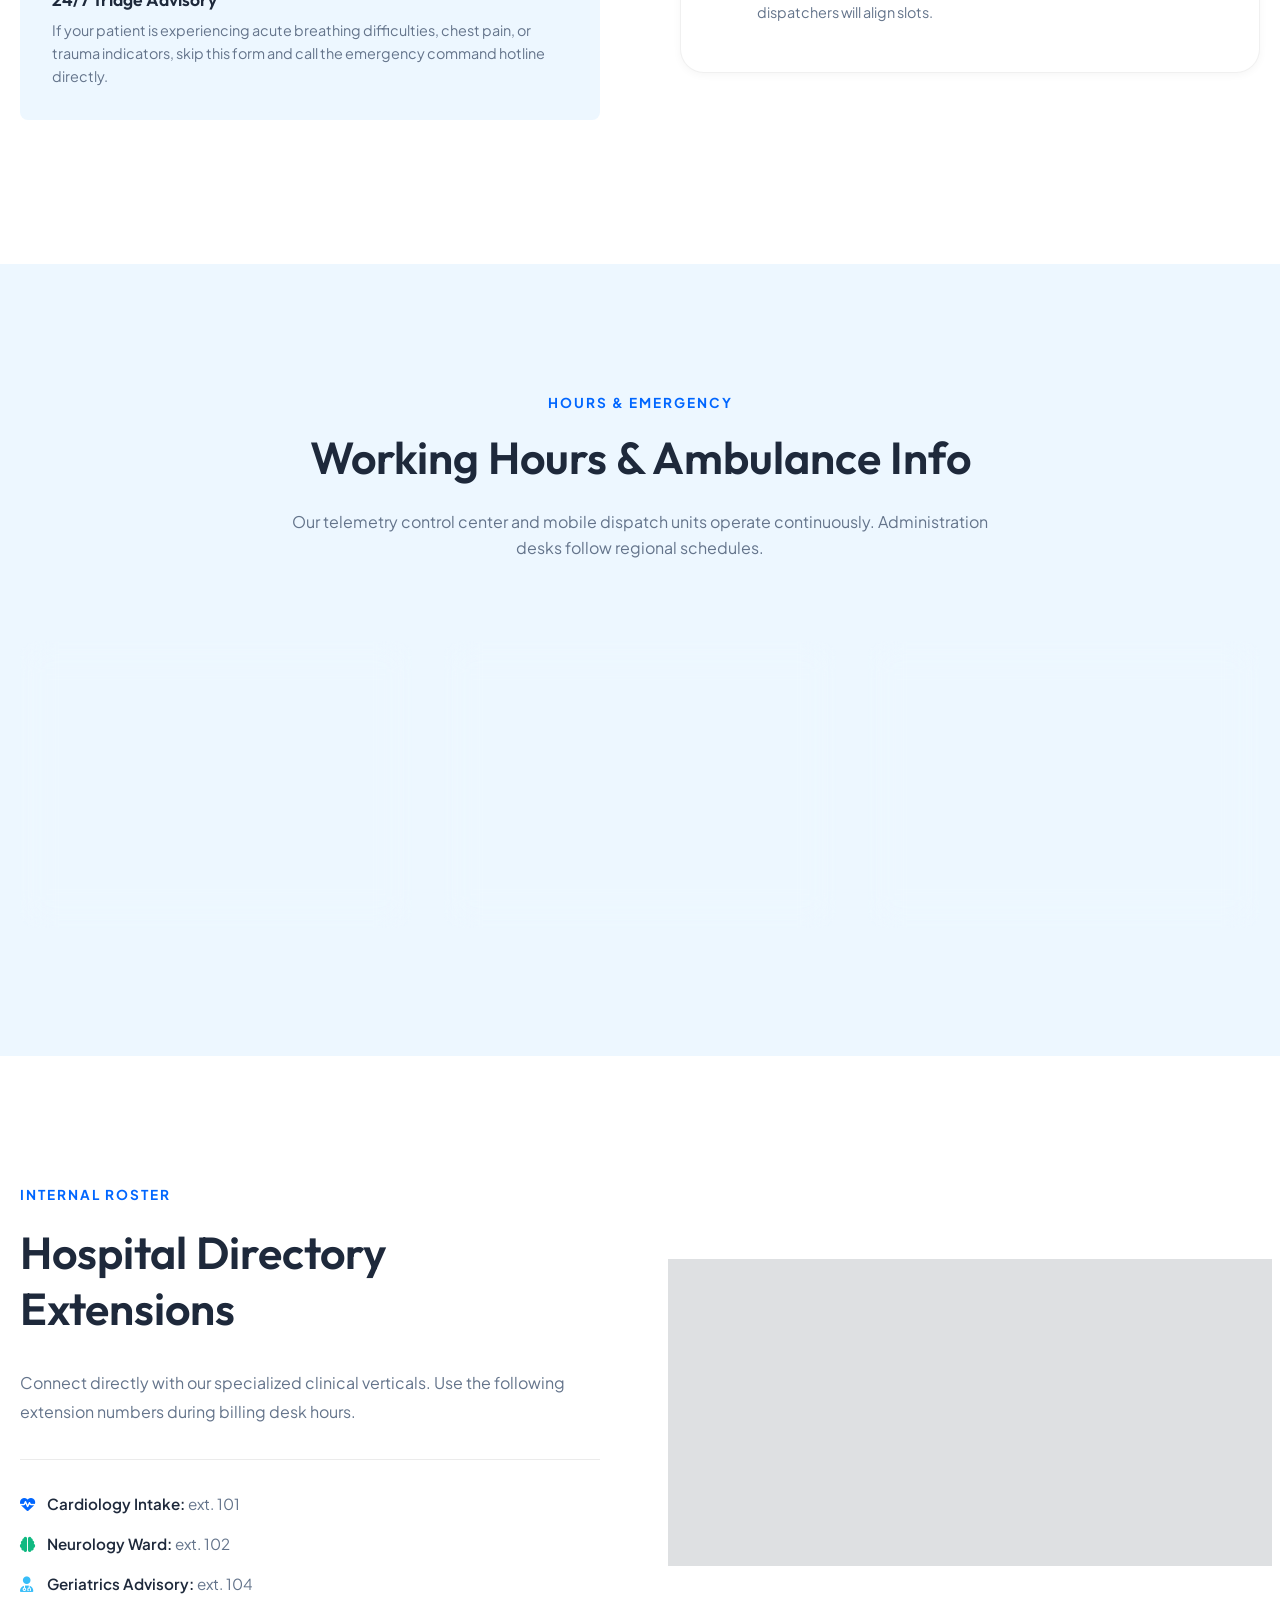
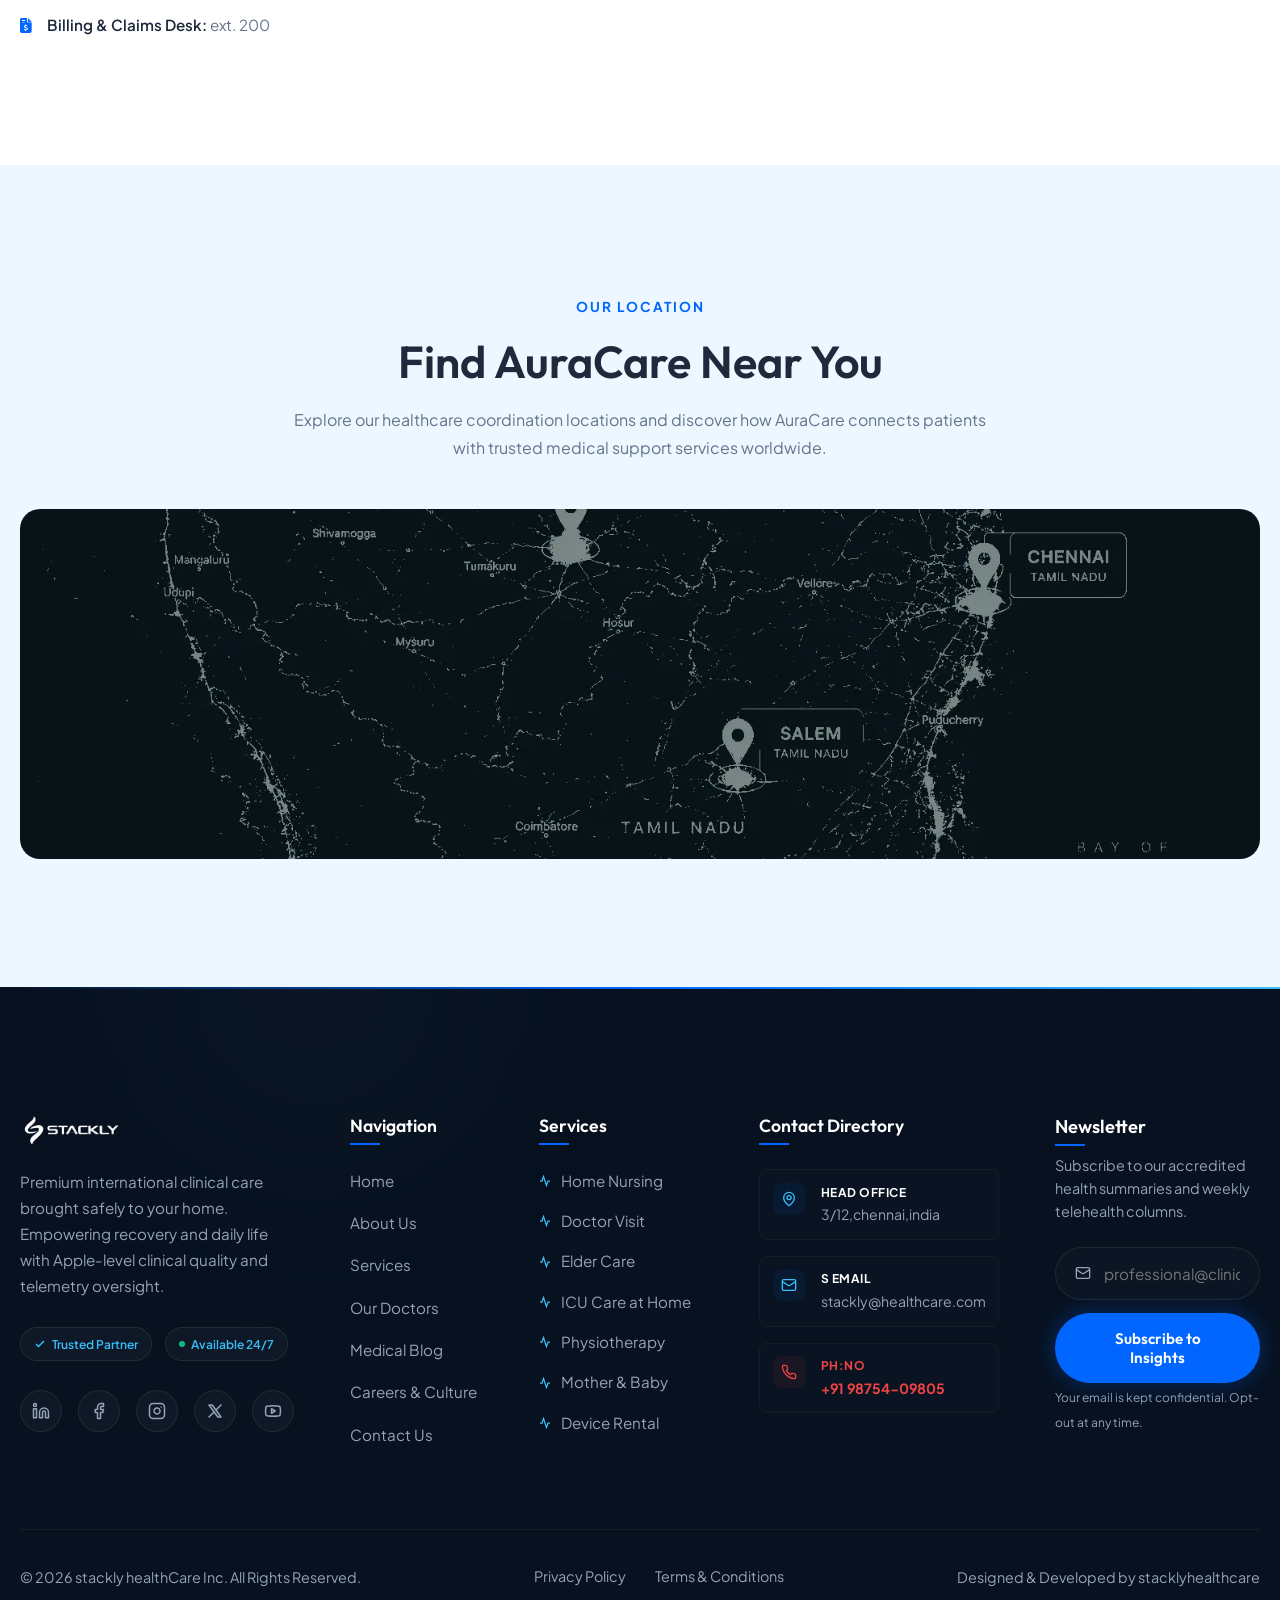
<file: contact.html>
<!DOCTYPE html>
<html lang="en">

<head>
  <meta charset="UTF-8">
  <meta name="viewport" content="width=device-width, initial-scale=1.0">
  <title>AuraCare | Contact Our Clinical Dispatchers & Branches</title>
  <meta name="description"
    content="Reach out to AuraCare's 24/7 emergency dispatch centers. View office hours, phone numbers, global branch locations, and secure care quotes.">
  <link rel="stylesheet" href="css/style.css">
  <link rel="stylesheet" href="css/components.css">
  <link rel="stylesheet" href="https://cdnjs.cloudflare.com/ajax/libs/font-awesome/6.4.0/css/all.min.css">
</head>

<body style="overflow-y: hidden;">

  <!-- PRELOADER -->
  <div id="preloader" class="preloader-overlay">
    <div class="preloader-content">
      <div class="pulse-ring"></div>
      <div class="medical-icons-container">
        <svg class="svg-preloader-graphic" viewBox="0 0 200 150">
          <rect x="70" y="20" width="60" height="90" fill="none" stroke="rgba(255,255,255,0.1)" stroke-width="2" />
          <rect x="45" y="55" width="25" height="55" fill="none" stroke="rgba(255,255,255,0.1)" stroke-width="2" />
          <rect x="130" y="55" width="25" height="55" fill="none" stroke="rgba(255,255,255,0.1)" stroke-width="2" />
          <rect x="92" y="50" width="16" height="16" rx="2" fill="none" stroke="var(--color-primary)" stroke-width="2"
            style="animation: heartbeat 2.2s infinite ease-in-out;" />
          <path d="M100 45v26M87 58h26" fill="none" stroke="var(--color-primary)" stroke-width="3"
            style="animation: heartbeat 2.2s infinite ease-in-out;" />
          <path d="M10 115 h35 l8 -22 l8 44 l8 -58 l8 36 l6 -10 h107" fill="none" stroke="var(--color-accent)"
            stroke-dasharray="350" stroke-dashoffset="350"
            style="animation: dashOffset 2.5s linear infinite; stroke-linecap: round; stroke-linejoin: round; stroke-width: 3;" />
        </svg>
      </div>
      <div class="loading-progress">
        <span class="loading-text">Healthcare check</span>
        <span class="loading-percent">0%</span>
        <div class="progress-bar-container">
          <div class="progress-bar-fill"></div>
        </div>
      </div>
    </div>
  </div>

  <!-- HEADER -->
  <header id="global-header" class="header "></header>

  <main>
    <!-- HERO -->
    <!-- HERO -->
    <section class="section bg-dark-blue" style="padding-top: 11rem; padding-bottom: 8rem;">
      <div class="container grid grid-2" style="align-items: center; gap: 4rem;">

        <!-- Left: Quick Contact Info + Emergency Hotline -->
        <div class="reveal-left">
          <span
            style="color: var(--color-accent); font-weight: 700; text-transform: uppercase; letter-spacing: 2px; font-size: 0.85rem; display: block; margin-bottom: 1.2rem;">Operational
            Contact</span>
          <h1 style="font-size: 3.2rem; font-weight: 700; margin-bottom: 1.5rem; color: white; line-height: 1.25;">
            24/7 Clinical Hotline
          </h1>
          <p style="font-size: 1.05rem; line-height: 1.7; color: var(--text-muted-light); margin-bottom: 2.5rem;">
            Reach our emergency dispatch desk, submit a patient review query, or speak with one of our coordinators.
          </p>

          <!-- Emergency Contacts Row -->
          <div class="glass-card"
            style="background: rgba(239, 68, 68, 0.08); border-color: rgba(239, 68, 68, 0.25); padding: 2rem; display: flex; gap: 1.5rem; align-items: center; margin: 0;">
            <div style="color: var(--color-danger); font-size: 2.2rem;"><i class="fa-solid fa-phone-volume"></i></div>
            <div>
              <span
                style="font-size: 0.8rem; color: var(--color-accent); font-weight: 700; text-transform: uppercase; display: block; margin-bottom: 0.2rem;">Emergency
                Dispatch desk</span>
              <a href="tel:+919085409805"
                style="color: white; font-size: 1.6rem; font-weight: 700; text-decoration: none;">+91 90854-09805</a>
            </div>
          </div>
        </div>

        <!-- Right: Request Callback Panel -->
        <div class="reveal-right">
          <div class="glass-card"
            style="background: rgba(255, 255, 255, 0.05); padding: 3rem; border-radius: var(--border-radius-lg); border: 1px solid rgba(255, 255, 255, 0.1); margin: 0;">
            <h3 style="font-size: 1.4rem; color: white; margin-bottom: 1.8rem; font-family: var(--font-heading);"><i
                class="fa-solid fa-headset" style="color: var(--color-accent); margin-right: 8px;"></i> Request Medical
              Callback</h3>
            <form
              onsubmit="event.preventDefault(); showToast('Request submitted. A regional director will call back in 10 minutes.'); this.reset();"
              style="display: flex; flex-direction: column; gap: 1.2rem;">
              <div>
                <label style="color: var(--text-light); font-size: 0.85rem; display: block; margin-bottom: 0.4rem;">
                  Full Name
                </label>

                <input type="text" class="name-only" placeholder="Your name..."
                  style="width: 100%; height: 3rem; padding: 0 1rem; border-radius: var(--border-radius-sm); background: rgba(255,255,255,0.06); border: 1px solid rgba(255,255,255,0.15); color: white;"
                  required>
              </div>
              <div>
                <label style="color: var(--text-light); font-size: 0.85rem; display: block; margin-bottom: 0.4rem;">
                  Phone Number
                </label>

                <input type="tel" class="phone-only" maxlength="10" placeholder="Enter contact number..."
                  style="width: 100%; height: 3rem; padding: 0 1rem; border-radius: var(--border-radius-sm); background: rgba(255,255,255,0.06); border: 1px solid rgba(255,255,255,0.15); color: white;"
                  required>
              </div>
              <button type="submit" class="btn btn-primary ripple"
                style="width: 100%; margin-top: 0.8rem; height: 3rem;">Submit Request</button>
            </form>
          </div>
        </div>

      </div>
    </section>
    <!-- BRANCHES DIRECTORY (Soft Light Blue Background) -->
    <section class="section bg-light-blue">
      <div class="container">

        
        <div style="text-align: center; max-width: 700px; margin: 0 auto 5rem auto;" class="reveal">
          <span
            style="color: var(--color-primary); font-weight: 700; text-transform: uppercase; letter-spacing: 2px; font-size: 0.85rem; display: block; margin-bottom: 1rem;">Global
            Logistics</span>
          <h2 style="font-size: 2.8rem; margin-bottom: 1.5rem;">Regional Coordination Hubs</h2>
          <p>We coordinate mobile nursing rosters and equipment fleets from four key branch hubs.</p>
        </div>

        <div class="grid grid-4">
          <!-- Hub 1 -->
          <div class="glass-card-light reveal-left"
            style="background: white; border-radius: var(--border-radius-md); box-shadow: var(--shadow-sm); padding: 2rem;">
            <div style="color: var(--color-primary); font-size: 1.8rem; margin-bottom: 1rem;"><i
                class="fa-solid fa-building-shield"></i></div>
            <h3 style="margin-bottom: 1rem; font-size: 1.3rem;">New York HQ</h3>
            <p style="font-size: 0.95rem; line-height: 1.6; color: var(--text-muted-dark); margin-bottom: 1.5rem;">
              742 Park Avenue, New York Medical Center, NY 10021<br>
              <strong>24/7 Hotline:</strong> +1 (800) 555-7788<br>
              <strong>Cardiology:</strong> ext. 104<br>
              <strong>Support Email:</strong> ny-support@auracare.com<br>
              <strong>Map Link:</strong> <a href="404.html"
                onclick="event.preventDefault(); showToast('Directing to Google Maps: 742 Park Ave, NY.');"
                style="color: var(--color-primary); font-weight: 600;">View Map Location</a>
            </p>
            <span
              style="font-size: 0.8rem; font-weight: 600; color: var(--color-secondary); display: block; border-top: 1px solid rgba(0,0,0,0.05); padding-top: 0.8rem;"><i
                class="fa-solid fa-circle-check"></i> ICU Equipment Hub Active</span>
          </div>
          <!-- Hub 2 -->
          <div class="glass-card-light reveal"
            style="background: white; border-radius: var(--border-radius-md); box-shadow: var(--shadow-sm); padding: 2rem;">
            <div style="color: var(--color-secondary); font-size: 1.8rem; margin-bottom: 1rem;"><i
                class="fa-solid fa-hospital"></i></div>
            <h3 style="margin-bottom: 1rem; font-size: 1.3rem;">London Hub</h3>
            <p style="font-size: 0.95rem; line-height: 1.6; color: var(--text-muted-dark); margin-bottom: 1.5rem;">
              90 Harley Street, Medical Chambers, London W1G 7HY<br>
              <strong>24/7 Hotline:</strong> +44 20 7946 0958<br>
              <strong>Geriatrics:</strong> ext. 201<br>
              <strong>Support Email:</strong> uk-support@auracare.com<br>
              <strong>Map Link:</strong> <a href="404.html"
                onclick="event.preventDefault(); showToast('Directing to Google Maps: 90 Harley St, London.');"
                style="color: var(--color-primary); font-weight: 600;">View Map Location</a>
            </p>
            <span
              style="font-size: 0.8rem; font-weight: 600; color: var(--color-secondary); display: block; border-top: 1px solid rgba(0,0,0,0.05); padding-top: 0.8rem;"><i
                class="fa-solid fa-circle-check"></i> Mobile Roster Base Active</span>
          </div>
          <!-- Hub 3 -->
          <div class="glass-card-light reveal"
            style="background: white; border-radius: var(--border-radius-md); box-shadow: var(--shadow-sm); padding: 2rem;">
            <div style="color: var(--color-accent); font-size: 1.8rem; margin-bottom: 1rem;"><i
                class="fa-solid fa-tower-broadcast"></i></div>
            <h3 style="margin-bottom: 1rem; font-size: 1.3rem;">Singapore Hub</h3>
            <p style="font-size: 0.95rem; line-height: 1.6; color: var(--text-muted-dark); margin-bottom: 1.5rem;">
              15 Kent Ridge Road, Clinical Wing, Singapore 119215<br>
              <strong>24/7 Hotline:</strong> +65 6789 0122<br>
              <strong>Neurology:</strong> ext. 308<br>
              <strong>Support Email:</strong> sg-support@auracare.com<br>
              <strong>Map Link:</strong> <a href="404.html"
                onclick="event.preventDefault(); showToast('Directing to Google Maps: 15 Kent Ridge Rd, SG.');"
                style="color: var(--color-primary); font-weight: 600;">View Map Location</a>
            </p>
            <span
              style="font-size: 0.8rem; font-weight: 600; color: var(--color-secondary); display: block; border-top: 1px solid rgba(0,0,0,0.05); padding-top: 0.8rem;"><i
                class="fa-solid fa-circle-check"></i> Telemetry Command Room</span>
          </div>
          <!-- Hub 4 -->
          <div class="glass-card-light reveal-right"
            style="background: white; border-radius: var(--border-radius-md); box-shadow: var(--shadow-sm); padding: 2rem;">
            <div style="color: var(--color-primary); font-size: 1.8rem; margin-bottom: 1rem;"><i
                class="fa-solid fa-building-circle-check"></i></div>
            <h3 style="margin-bottom: 1rem; font-size: 1.3rem;">Toronto Hub</h3>
            <p style="font-size: 0.95rem; line-height: 1.6; color: var(--text-muted-dark); margin-bottom: 1.5rem;">
              150 King Street West, Financial District, Toronto, ON M5H 1J9<br>
              <strong>24/7 Hotline:</strong> +1 (416) 555-0199<br>
              <strong>Geriatrics:</strong> ext. 402<br>
              <strong>Support Email:</strong> ca-support@auracare.com<br>
              <strong>Map Link:</strong> <a href="404.html"
                onclick="event.preventDefault(); showToast('Directing to Google Maps: 150 King St W, Toronto.');"
                style="color: var(--color-primary); font-weight: 600;">View Map Location</a>
            </p>
            <span
              style="font-size: 0.8rem; font-weight: 600; color: var(--color-secondary); display: block; border-top: 1px solid rgba(0,0,0,0.05); padding-top: 0.8rem;"><i
                class="fa-solid fa-circle-check"></i> Mobile Roster Base Active</span>
          </div>
        </div>
      </div>
    </section>

    <!-- SECTION 2: CONTACT FORM & MAP (Deep Navy Background) -->
    <section id="book" class="section bg-deep-navy">
      <div class="container grid grid-2" style="gap: 5rem; align-items: center;">
        <div class="reveal-left">
          <span
            style="color: var(--color-accent); font-weight: 700; text-transform: uppercase; letter-spacing: 2px; font-size: 0.85rem; display: block; margin-bottom: 1.2rem;">Get
            in Touch</span>
          <h2 style="font-size: 3rem; margin-bottom: 2rem; color: white;">Secure Roster Consultation</h2>
          <p style="margin-bottom: 3rem; line-height: 1.8; color: var(--text-muted-light);">
            Have questions regarding telemetry devices compatibility or nursing schedules? Transmit an inquiry form, and
            a regional care director will call you.
          </p>
          <div class="footer-contact-info" style="gap: 2rem;">
            <div class="footer-contact-item" style="display: flex; gap: 1rem; align-items: center;">
              <i style="color: var(--color-primary); font-size: 1.8rem;"><i class="fa-solid fa-headset"></i></i>
              <div>
                <strong
                  style="color: white; display: block; font-size: 0.85rem; text-transform: uppercase; margin-bottom: 0.2rem;">24/7
                  dispatch hotline</strong>
                <a href="tel:+18005557788"
                  style="color: var(--color-danger); font-size: 1.25rem; font-weight: 700; text-decoration: none;">+91
                  90854-09805</a>
              </div>
            </div>
          </div>
        </div>

        <div class="reveal-right">
          <div class="glass-card"
            style="background: rgba(255,255,255,0.05); padding: 3.5rem; border-radius: var(--border-radius-lg); border: 1px solid rgba(255,255,255,0.08);">
            <h3 style="font-size: 1.6rem; margin-bottom: 2.2rem; font-family: var(--font-heading); color: white;">Submit
              Secure Inquiry</h3>
            <form id="contact-form"
              onsubmit="event.preventDefault(); showToast('Inquiry query securely transmitted to clinical dispatch coordinators.'); this.reset();">
              <div class="form-group" style="margin-bottom: 1.5rem;">
                <label style="color: var(--text-light); display: block; margin-bottom: 0.5rem;">Full Name</label>

                <div class="form-control-wrapper" style="position: relative;">
  <i class="fa-solid fa-user"
     style="position: absolute; left: 1rem; top: 50%; transform: translateY(-50%); color: var(--text-muted-light); z-index: 2; pointer-events: none;">
  </i>

  <input
    type="text"
    class="form-control"
    placeholder="Enter Full Name"
    oninput="this.value=this.value.replace(/[^A-Za-z\s]/g,'')"
    style="background: rgba(255,255,255,0.03); border: 1px solid rgba(255,255,255,0.1); color: white; padding-left: 3rem; width: 100%; height: 3rem; border-radius: var(--border-radius-sm); box-sizing: border-box;"
    required>
</div>
              </div>
             <div class="form-group" style="margin-bottom: 1.5rem;">
  <label style="color: var(--text-light); display: block; margin-bottom: 0.5rem;">
    Mobile Number
  </label>

  <div class="form-control-wrapper" style="position: relative;">
    <i class="fa-solid fa-phone"
      style="position: absolute; left: 1rem; top: 50%; transform: translateY(-50%); color: var(--text-muted-light); z-index: 2; pointer-events: none;">
    </i>

    <input
      type="tel"
      class="form-control"
      placeholder="Enter Mobile Number"
      maxlength="10"
      inputmode="numeric"
      oninput="this.value=this.value.replace(/[^0-9]/g,'').slice(0,10)"
      style="background: rgba(255,255,255,0.03); border: 1px solid rgba(255,255,255,0.1); color: white; padding-left: 3rem; width: 100%; height: 3rem; border-radius: var(--border-radius-sm); box-sizing: border-box;"
      required>
  </div>
</div>
              <div class="form-group" style="margin-bottom: 1.5rem;">
  <label style="color: var(--text-light); display: block; margin-bottom: 0.5rem;">
    Your Email
  </label>

  <div class="form-control-wrapper" style="position: relative;">
    <i class="fa-solid fa-envelope"
      style="position: absolute; left: 1rem; top: 50%; transform: translateY(-50%); color: var(--text-muted-light); z-index: 2; pointer-events: none;">
    </i>

    <input
      type="email"
      class="form-control"
      placeholder="Enter Your Email"
      style="background: rgba(255,255,255,0.03); border: 1px solid rgba(255,255,255,0.1); color: white; padding-left: 3rem; width: 100%; height: 3rem; border-radius: var(--border-radius-sm); box-sizing: border-box;"
      required>
  </div>
</div>
              <div class="form-group" style="margin-bottom: 2.5rem;">
                <label style="color: var(--text-light); display: block; margin-bottom: 0.5rem;">Inquiry Message</label>
                <textarea rows="4" class="form-control"
                  placeholder="Detail your clinical challenges or support queries..."
                  style="background: rgba(255,255,255,0.03); border: 1px solid rgba(255,255,255,0.1); color: white; padding: 1rem; width: 100%; border-radius: var(--border-radius-sm);"
                  required></textarea>
              </div>
              <button type="submit" class="btn btn-primary ripple" style="width: 100%;">Transmit Security Query</button>
            </form>
          </div>
        </div>
      </div>
    </section>

    <!-- FAQ & PATIENT ASSISTANCE (Pure White Background) -->
    <section class="section bg-soft-white">
      <div class="container grid grid-2" style="gap: 5rem; align-items: center;">
        <div class="reveal-left">
          <span
            style="color: var(--color-primary); font-weight: 700; text-transform: uppercase; letter-spacing: 2px; font-size: 0.85rem; display: block; margin-bottom: 1.2rem;">Patient
            Assistance</span>
          <h2 style="font-size: 2.8rem; margin-bottom: 2rem;">Inquiry & Appointment Guidelines</h2>
          <p style="line-height: 1.7; margin-bottom: 1.5rem; color: var(--text-muted-dark);">
            Every incoming inquiry is automatically routed to our regional clinical dispatchers. A coordinator will
            evaluate the acuity level and coordinate a telemetry screening session.
          </p>
          <div
            style="background: var(--bg-light-blue); padding: 2rem; border-radius: var(--border-radius-sm); margin-bottom: 1rem;">
            <h4 style="font-size: 1.1rem; font-weight: 600; margin-bottom: 0.5rem; color: var(--text-dark);">24/7 Triage
              Advisory</h4>
            <p style="font-size: 0.9rem; margin: 0; color: var(--text-muted-dark);">If your patient is experiencing
              acute breathing difficulties, chest pain, or trauma indicators, skip this form and call the emergency
              command hotline directly.</p>
          </div>
        </div>
        <div class="reveal-right">
          <div class="glass-card-light"
            style="background: white; border-color: rgba(0,0,0,0.06); padding: 3rem; border-radius: var(--border-radius-lg); box-shadow: var(--shadow-sm);">
            <h3 style="font-size: 1.4rem; margin-bottom: 1.8rem; color: var(--text-dark);">Frequently Asked Questions
            </h3>
            <ul
              style="display: flex; flex-direction: column; gap: 1.2rem; font-size: 0.95rem; line-height: 1.6; color: var(--text-muted-dark); padding: 0; list-style: none;">
              <li
                style="display: flex; gap: 0.8rem; align-items: flex-start; border-bottom: 1px solid rgba(0,0,0,0.05); padding-bottom: 1rem;">
                <i class="fa-solid fa-circle-question" style="color: var(--color-primary); margin-top: 0.3rem;"></i>
                <div>
                  <h4 style="font-size: 1rem; font-weight: 600; margin-bottom: 0.4rem; color: var(--text-dark);">How
                    fast can we expect a callback?</h4>
                  <p style="margin: 0; color: var(--text-muted-dark); font-size: 0.9rem;">General support inquiries are
                    responded to within 2 business hours. Emergency hotline requests are processed instantly.</p>
                </div>
              </li>
              <li style="display: flex; gap: 0.8rem; align-items: flex-start; padding-top: 0.5rem;">
                <i class="fa-solid fa-circle-question" style="color: var(--color-primary); margin-top: 0.3rem;"></i>
                <div>
                  <h4 style="font-size: 1rem; font-weight: 600; margin-bottom: 0.4rem; color: var(--text-dark);">Can I
                    book a consult for a family member?</h4>
                  <p style="margin: 0; color: var(--text-muted-dark); font-size: 0.9rem;">Yes, you can submit the form
                    supplying their clinical status. Our dispatchers will align slots.</p>
                </div>
              </li>
            </ul>
          </div>
        </div>
    </section>

    <!-- WORKING HOURS & AMBULANCE INFO (Soft Light Blue Background) -->
    <section class="section bg-light-blue">
      <div class="container">
        <div style="text-align: center; max-width: 700px; margin: 0 auto 5rem auto;" class="reveal">
          <span
            style="color: var(--color-primary); font-weight: 700; text-transform: uppercase; letter-spacing: 2px; font-size: 0.85rem; display: block; margin-bottom: 1rem;">Hours
            & Emergency</span>
          <h2 style="font-size: 2.8rem; margin-bottom: 1.5rem;">Working Hours & Ambulance Info</h2>
          <p>Our telemetry control center and mobile dispatch units operate continuously. Administration desks follow
            regional schedules.</p>
        </div>

        <div class="grid grid-3" style="gap: 2rem;">
          <div class="glass-card-light reveal-left"
            style="background: white; padding: 2.5rem; border-radius: var(--border-radius-md); box-shadow: var(--shadow-sm);">
            <div style="color: var(--color-danger); font-size: 2rem; margin-bottom: 1.2rem;"><i
                class="fa-solid fa-truck-medical"></i></div>
            <h3 style="font-size: 1.25rem; font-weight: 600; margin-bottom: 0.8rem; color: var(--text-dark);">24/7
              Mobile ICU Dispatch</h3>
            <p style="font-size: 0.95rem; color: var(--text-muted-dark); line-height: 1.6; margin: 0;">Our private
              ambulance roster and critical response telemetry vectors are operational 24 hours a day, 365 days a year.
            </p>
          </div>
          <div class="glass-card-light reveal"
            style="background: white; padding: 2.5rem; border-radius: var(--border-radius-md); box-shadow: var(--shadow-sm);">
            <div style="color: var(--color-primary); font-size: 2rem; margin-bottom: 1.2rem;"><i
                class="fa-solid fa-business-time"></i></div>
            <h3 style="font-size: 1.25rem; font-weight: 600; margin-bottom: 0.8rem; color: var(--text-dark);">
              Administrative Support</h3>
            <p style="font-size: 0.95rem; color: var(--text-muted-dark); line-height: 1.6; margin: 0;">Monday – Friday:
              8:00 AM – 6:00 PM (Local Time). Saturday: 9:00 AM – 2:00 PM. Closed on major public holidays.</p>
          </div>
          <div class="glass-card-light reveal-right"
            style="background: white; padding: 2.5rem; border-radius: var(--border-radius-md); box-shadow: var(--shadow-sm);">
            <div style="color: var(--color-secondary); font-size: 2rem; margin-bottom: 1.2rem;"><i
                class="fa-solid fa-house-medical-flag"></i></div>
            <h3 style="font-size: 1.25rem; font-weight: 600; margin-bottom: 0.8rem; color: var(--text-dark);">Visiting /
              Bedside Hours</h3>
            <p style="font-size: 0.95rem; color: var(--text-muted-dark); line-height: 1.6; margin: 0;">Bedside clinical
              visits by supervising doctors are arranged between 9:00 AM and 7:00 PM daily in coordination with the
              household.</p>
          </div>
        </div>
      </div>
    </section>

    <!-- HOSPITAL DIRECTORY & EXTENSIONS (Pure White Background) -->
    <section class="section bg-soft-white">
      <div class="container grid grid-2" style="gap: 5rem; align-items: center;">
        <div class="reveal-left">
          <span
            style="color: var(--color-primary); font-weight: 700; text-transform: uppercase; letter-spacing: 2px; font-size: 0.85rem; display: block; margin-bottom: 1.2rem;">Internal
            Roster</span>
          <h2 style="font-size: 2.8rem; margin-bottom: 2rem;">Hospital Directory Extensions</h2>
          <p style="line-height: 1.8; margin-bottom: 2rem; color: var(--text-muted-dark);">
            Connect directly with our specialized clinical verticals. Use the following extension numbers during billing
            desk hours.
          </p>

          <div
            style="display: flex; flex-direction: column; gap: 1rem; font-size: 0.95rem; color: var(--text-dark); font-weight: 600; border-top: 1px solid rgba(0,0,0,0.08); padding-top: 2rem;">
            <span><i class="fa-solid fa-heart-pulse" style="color: var(--color-primary); width: 24px;"></i> Cardiology
              Intake: <span style="font-weight: 400; color: var(--text-muted-dark);">ext. 101</span></span>
            <span><i class="fa-solid fa-brain" style="color: var(--color-secondary); width: 24px;"></i> Neurology Ward:
              <span style="font-weight: 400; color: var(--text-muted-dark);">ext. 102</span></span>
            <span><i class="fa-solid fa-user-doctor" style="color: var(--color-accent); width: 24px;"></i> Geriatrics
              Advisory: <span style="font-weight: 400; color: var(--text-muted-dark);">ext. 104</span></span>
            <span><i class="fa-solid fa-file-invoice-dollar" style="color: var(--color-primary); width: 24px;"></i>
              Billing & Claims Desk: <span style="font-weight: 400; color: var(--text-muted-dark);">ext.
                200</span></span>
          </div>
        </div>
        <div class="reveal-right">
          <div class="glass-card-light"
            style="background: #828a9244; border-color: rgba(0,0,0,0.06); padding: 3rem; border-radius: var(--border-radius-lg); box-shadow: var(--shadow-sm); text-align: center;">
            <h3 style="font-size: 1.4rem; margin-bottom: 1.5rem; color: var(--text-dark);">Connect With Us Online</h3>
            <p style="font-size: 0.95rem; color: var(--text-muted-dark); line-height: 1.6; margin-bottom: 2rem;">Follow
              our certified clinical logs, cardiology announcements, and news across social channels.</p>
            <div style="display: flex; justify-content: center; gap: 1.5rem;">
              <a href="404.html" onclick="event.preventDefault(); showToast('Directing to LinkedIn secure portal.');"
                class="btn btn-outline-dark"
                style="display: flex; align-items: center; gap: 0.5rem; padding: 0.8rem 1.5rem;">
                <i class="fa-brands fa-linkedin"></i> LinkedIn
              </a>
              <a href="404.html" onclick="event.preventDefault(); showToast('Directing to Twitter secure profile.');"
                class="btn btn-outline-dark"
                style="display: flex; align-items: center; gap: 0.5rem; padding: 0.8rem 1.5rem;">
                <i class="fa-brands fa-x-twitter"></i> Twitter
              </a>
              <a href="404.html" onclick="event.preventDefault(); showToast('Directing to YouTube health library.');"
                class="btn btn-outline-dark"
                style="display: flex; align-items: center; gap: 0.5rem; padding: 0.8rem 1.5rem;">
                <i class="fa-brands fa-youtube"></i> YouTube
              </a>
            </div>
          </div>
        </div>
      </div>
    </section>

    <!-- LOCATION IMAGE SECTION -->
<!-- LOCATION IMAGE SECTION -->
<section class="section bg-light-blue">
  <div class="container">

    <div style="text-align:center; max-width:700px; margin:0 auto 3rem;" class="reveal">
      <span style="color:var(--color-primary); font-weight:700; text-transform:uppercase; letter-spacing:2px; font-size:0.85rem;">
        Our Location
      </span>

      <h2 style="font-size:2.8rem; margin:1rem 0;">
        Find AuraCare Near You
      </h2>

      <p style="line-height:1.7; color:var(--text-muted-dark);">
        Explore our healthcare coordination locations and discover how AuraCare connects patients with trusted medical support services worldwide.
      </p>
    </div>

    <div class="location-image reveal">
      <img src="assets/location.webp" 
           alt="AuraCare Location Map">
    </div>

  </div>
</section>
  </main>

  <!-- FOOTER -->
  <footer id="global-footer" class="footer"></footer>

  <script src="js/main.js"></script>
</body>

</html>
</file>
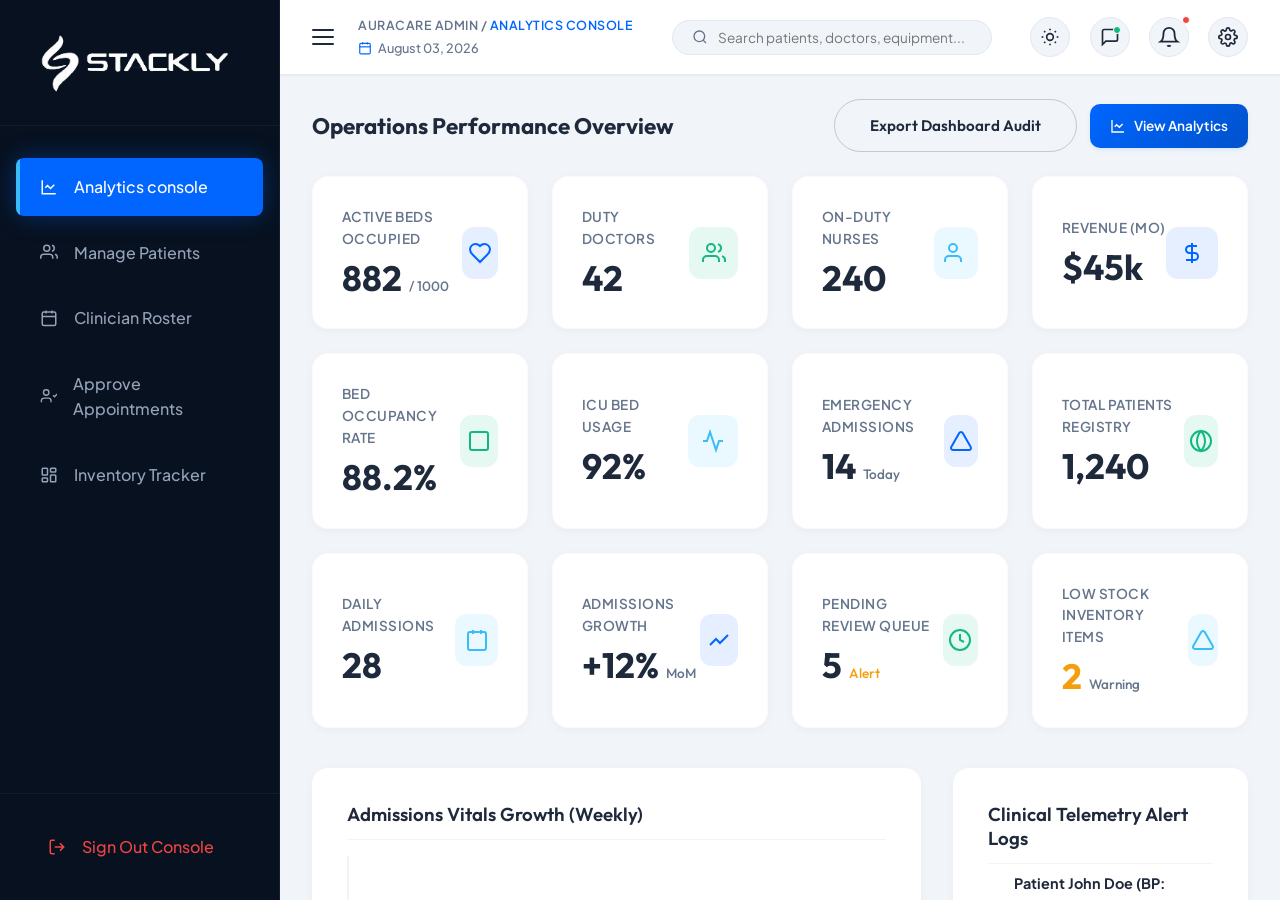
<file: dashboard-admin.html>
<!DOCTYPE html>
<html lang="en">

<head>
  <meta charset="UTF-8">
  <meta name="viewport" content="width=device-width, initial-scale=1.0">
  <title>AuraCare | Clinical Administration Console</title>
  <link rel="stylesheet" href="css/style.css">
  <link rel="stylesheet" href="css/components.css">
  <link rel="stylesheet" href="css/dashboard-premium.css">
</head>

<body id="admin-dashboard-root" style="overflow-y: auto; background-color: #f1f5f9;">

  <!-- MOBILE OVERLAY -->
  <div class="sidebar-overlay" id="sidebar-overlay"></div>

  <!-- ADD DOCTOR DRAWER / CARD FORM OVERLAY -->
  <div class="checkout-modal-overlay" id="add-doctor-modal-overlay">
    <div class="checkout-modal-box animate-scale-in" style="max-width: 520px;">
      <div
        style="display: flex; justify-content: space-between; align-items: center; border-bottom: 1px solid #f1f5f9; padding-bottom: 1rem; margin-bottom: 1.5rem;">
        <h4 style="font-size: 1.15rem; font-weight: 800; color: var(--text-dark);">Register New Clinician</h4>
        <span style="font-size: 1.5rem; font-weight: 700; color: var(--text-muted-dark); cursor: pointer;"
          id="add-doctor-close-btn">&times;</span>
      </div>
      <form id="add-doctor-form-inner">
        <div class="grid grid-2">
          <div class="form-group">
            <label>FULL NAME</label>
            <input type="text" class="form-control" id="new-doc-name" placeholder="Dr. Sarah Connor"
              style="padding-left: 1rem; background: white;" required>
          </div>
          <div class="form-group">
            <label>DEPARTMENT SPECIALTY</label>
            <select class="form-control" id="new-doc-specialty" style="padding-left: 1rem; background: white;">
              <option value="Cardiology">Cardiology</option>
              <option value="Neurology">Neurology</option>
              <option value="Geriatric Rehab">Geriatric Rehab</option>
              <option value="Family Medicine">Family Medicine</option>
            </select>
          </div>
        </div>
        <div class="grid grid-2" style="margin-top: 1rem;">
          <div class="form-group">
            <label>EXPERIENCE (YEARS)</label>
            <input type="number" class="form-control" id="new-doc-experience" placeholder="8"
              style="padding-left: 1rem; background: white;" required>
          </div>
          <div class="form-group">
            <label>AVAILABILITY STATUS</label>
            <select class="form-control" id="new-doc-availability" style="padding-left: 1rem; background: white;">
              <option value="Available">Available / On Call</option>
              <option value="Off Duty">Off Duty</option>
            </select>
          </div>
        </div>
        <div style="display: flex; gap: 1rem; margin-top: 1.8rem;">
          <button type="submit" class="btn btn-primary"
            style="flex: 1; padding: 0.8rem 1rem; font-size: 0.88rem; border-radius: 8px;">Add Clinician to
            Roster</button>
        </div>
      </form>
    </div>
  </div>

  <div class="dashboard-layout">
    <!-- SIDEBAR -->
    <aside class="dashboard-sidebar">
      <div class="sidebar-brand">
        <a href="dashboard-admin.html" class="logo">
          <img src="assets/logo.webp" alt="AuraCare Hub Logo" class="logo-img">


        </a>
      </div>
      <nav class="sidebar-menu">
        <div class="sidebar-item active" data-section="sec-analytics">
          <svg width="18" height="18" viewBox="0 0 24 24" fill="none" stroke="currentColor" stroke-width="2">
            <path d="M3 3v18h18" />
            <path d="m19 9-5 5-4-4-3 3" />
          </svg>
          <span>Analytics console</span>
        </div>
        <div class="sidebar-item" data-section="sec-patients">
          <svg width="18" height="18" viewBox="0 0 24 24" fill="none" stroke="currentColor" stroke-width="2">
            <path d="M17 21v-2a4 4 0 0 0-4-4H5a4 4 0 0 0-4 4v2" />
            <circle cx="9" cy="7" r="4" />
            <path d="M23 21v-2a4 4 0 0 0-3-3.87" />
            <path d="M16 3.13a4 4 0 0 1 0 7.75" />
          </svg>
          <span>Manage Patients</span>
        </div>
        <div class="sidebar-item" data-section="sec-clinicians">
          <svg width="18" height="18" viewBox="0 0 24 24" fill="none" stroke="currentColor" stroke-width="2">
            <rect width="18" height="18" x="3" y="4" rx="2" ry="2" />
            <line x1="16" x2="16" y1="2" y2="6" />
            <line x1="8" x2="8" y1="2" y2="6" />
            <line x1="3" x2="21" y1="10" y2="10" />
          </svg>
          <span>Clinician Roster</span>
        </div>
        <div class="sidebar-item" data-section="sec-queue">
          <svg width="18" height="18" viewBox="0 0 24 24" fill="none" stroke="currentColor" stroke-width="2">
            <path d="M16 21v-2a4 4 0 0 0-4-4H6a4 4 0 0 0-4 4v2" />
            <circle cx="9" cy="7" r="4" />
            <path d="m19 11 2 2 4-4" />
          </svg>
          <span>Approve Appointments</span>
        </div>
        <div class="sidebar-item" data-section="sec-inventory">
          <svg width="18" height="18" viewBox="0 0 24 24" fill="none" stroke="currentColor" stroke-width="2">
            <rect width="7" height="9" x="3" y="3" rx="1" />
            <rect width="7" height="5" x="14" y="3" rx="1" />
            <rect width="7" height="9" x="14" y="12" rx="1" />
            <rect width="7" height="5" x="3" y="16" rx="1" />
          </svg>
          <span>Inventory Tracker</span>
        </div>
      </nav>
      <div class="sidebar-footer">
        <a href="index.html" class="sidebar-item"
          style="color: var(--color-danger); background: transparent; box-shadow: none;">
          <svg width="18" height="18" viewBox="0 0 24 24" fill="none" stroke="currentColor" stroke-width="2">
            <path d="M9 21H5a2 2 0 0 1-2-2V5a2 2 0 0 1 2-2h4M16 17l5-5-5-5M21 12H9" />
          </svg>
          <span>Sign Out Console</span>
        </a>
      </div>
    </aside>

    <!-- MAIN DOCK -->
    <main class="dashboard-main">
      <!-- TOPBAR -->
      <div class="dashboard-topbar">
        <div class="topbar-left">
          <!-- Animated Hamburger Menu -->
          <button class="hamburger-menu" id="hamburger-btn" aria-label="Toggle Sidebar">
            <span></span>
            <span></span>
            <span></span>
          </button>

          <!-- Breadcrumb & Date -->
          <div class="header-breadcrumb-area">
            <div class="breadcrumb" id="header-breadcrumb">
              <span class="breadcrumb-item">AuraCare Admin</span> / <span class="breadcrumb-item active"
                id="current-page-breadcrumb">Analytics Console</span>
            </div>
            <div class="current-date-badge" id="current-date-display">
              <svg width="14" height="14" viewBox="0 0 24 24" fill="none" stroke="currentColor" stroke-width="2">
                <rect width="18" height="18" x="3" y="4" rx="2" ry="2" />
                <line x1="16" x2="16" y1="2" y2="6" />
                <line x1="8" x2="8" y1="2" y2="6" />
                <line x1="3" x2="21" y1="10" y2="10" />
              </svg>
              <span id="live-date">August 03, 2026</span>
            </div>
          </div>
        </div>

        <!-- Global search bar -->
        <div class="header-search-bar">
          <svg width="16" height="16" viewBox="0 0 24 24" fill="none" stroke="currentColor" stroke-width="2">
            <circle cx="11" cy="11" r="8" />
            <path d="m21 21-4.3-4.3" />
          </svg>
          <input type="text" id="global-dashboard-search" placeholder="Search patients, doctors, equipment...">
        </div>

        <div class="topbar-actions">
          <div class="theme-switch-btn"
            onclick="showToast('Theme switching is preset to light mode for optimal clinical readability.');">
            <svg width="20" height="20" viewBox="0 0 24 24" fill="none" stroke="currentColor" stroke-width="2">
              <circle cx="12" cy="12" r="4" />
              <path d="M12 2v2" />
              <path d="M12 20v2" />
              <path d="m4.93 4.93 1.41 1.41" />
              <path d="m17.66 17.66 1.41 1.41" />
              <path d="M2 12h2" />
              <path d="M20 12h2" />
              <path d="m6.34 17.66-1.41 1.41" />
              <path d="m19.07 4.93-1.41 1.41" />
            </svg>
          </div>

          <div class="message-badge" onclick="showToast('Loading secure communications module...');">
            <svg width="20" height="20" viewBox="0 0 24 24" fill="none" stroke="currentColor" stroke-width="2">
              <path d="M21 15a2 2 0 0 1-2 2H7l-4 4V5a2 2 0 0 1 2-2h14a2 2 0 0 1 2 2z" />
            </svg>
            <span class="badge-dot"></span>
          </div>

          <div class="notification-badge" id="notification-bell-btn"
            onclick="showToast('Alert: Patient John Doe BP threshold high (140/92). Check review list.');">
            <svg width="22" height="22" viewBox="0 0 24 24" fill="none" stroke="currentColor" stroke-width="2">
              <path d="M18 8A6 6 0 0 0 6 8c0 7-3 9-3 9h18s-3-2-3-9" />
              <path d="M13.73 21a2 2 0 0 1-3.46 0" />
            </svg>
          </div>

          <div class="settings-shortcut-btn" onclick="showToast('Loading Admin profile configurations...');">
            <svg width="20" height="20" viewBox="0 0 24 24" fill="none" stroke="currentColor" stroke-width="2">
              <circle cx="12" cy="12" r="3" />
              <path
                d="M19.4 15a1.65 1.65 0 0 0 .33 1.82l.06.06a2 2 0 1 1-2.83 2.83l-.06-.06a1.65 1.65 0 0 0-1.82-.33 1.65 1.65 0 0 0-1 1.51V21a2 2 0 0 1-4 0v-.09A1.65 1.65 0 0 0 9 19.4a1.65 1.65 0 0 0-1.82.33l-.06.06a2 2 0 1 1-2.83-2.83l.06-.06a1.65 1.65 0 0 0 .33-1.82 1.65 1.65 0 0 0-1.51-1H3a2 2 0 0 1 0-4h.09A1.65 1.65 0 0 0 4.6 9a1.65 1.65 0 0 0-.33-1.82l-.06-.06a2 2 0 1 1 2.83-2.83l.06.06a1.65 1.65 0 0 0 1.82.33H9a1.65 1.65 0 0 0 1-1.51V3a2 2 0 0 1 4 0v.09a1.65 1.65 0 0 0 1 1.51 1.65 1.65 0 0 0 1.82-.33l.06-.06a2 2 0 1 1 2.83 2.83l-.06.06a1.65 1.65 0 0 0-.33 1.82V9a1.65 1.65 0 0 0 1.51 1H21a2 2 0 0 1 0 4h-.09a1.65 1.65 0 0 0-1.51 1z" />
            </svg>
          </div>

        </div>
      </div>

      <!-- SECTION: ANALYTICS -->
      <div id="sec-analytics" class="dashboard-section animate-fade-up">
        <div
          style="display: flex; justify-content: space-between; align-items: center; margin-bottom: 1.5rem; flex-wrap: wrap; gap: 1rem;">
          <h3 style="font-size: 1.4rem; font-weight: 700; margin: 0;">Operations Performance Overview</h3>
          <div style="display: flex; gap: 0.8rem; align-items: center; flex-wrap: wrap;">
            <button class="btn btn-outline-dark btn-sm"
              onclick="showToast('Compiling analytical performance spreadsheet...');">Export Dashboard Audit</button>
            <a href="404.html?from=admin" class="btn-cta-primary">
              <svg width="16" height="16" viewBox="0 0 24 24" fill="none" stroke="currentColor" stroke-width="2"><path d="M3 3v18h18"/><path d="m19 9-5 5-4-4-3 3"/></svg>
              View Analytics
            </a>
          </div>
        </div>

        <!-- KPI 12 Stats Cards -->
        <div class="metrics-row" style="margin-bottom: 1.5rem;">
          <div class="metric-card smooth-hover-glow">
            <div class="metric-info">
              <p>Active Beds Occupied</p>
              <h3>882 <span style="font-size: 0.85rem; font-weight: 500; color:var(--text-muted-dark);">/ 1000</span>
              </h3>
            </div>
            <div class="metric-icon icon-blue">
              <svg width="24" height="24" viewBox="0 0 24 24" fill="none" stroke="currentColor" stroke-width="2">
                <path
                  d="M19 14c1.49-1.46 3-3.21 3-5.5A5.5 5.5 0 0 0 16.5 3c-1.76 0-3 .5-4.5 2-1.5-1.5-2.74-2-4.5-2A5.5 5.5 0 0 0 2 8.5c0 2.3 1.5 4.05 3 5.5l7 7Z" />
              </svg>
            </div>
          </div>
          <div class="metric-card smooth-hover-glow">
            <div class="metric-info">
              <p>Duty Doctors</p>
              <h3>42</h3>
            </div>
            <div class="metric-icon icon-emerald">
              <svg width="24" height="24" viewBox="0 0 24 24" fill="none" stroke="currentColor" stroke-width="2">
                <path d="M17 21v-2a4 4 0 0 0-4-4H5a4 4 0 0 0-4 4v2" />
                <circle cx="9" cy="7" r="4" />
                <path d="M23 21v-2a4 4 0 0 0-3-3.87" />
                <path d="M16 3.13a4 4 0 0 1 0 7.75" />
              </svg>
            </div>
          </div>
          <div class="metric-card smooth-hover-glow">
            <div class="metric-info">
              <p>On-Duty Nurses</p>
              <h3>240</h3>
            </div>
            <div class="metric-icon icon-sky">
              <svg width="24" height="24" viewBox="0 0 24 24" fill="none" stroke="currentColor" stroke-width="2">
                <path d="M17 21v-2a4 4 0 0 0-4-4H5a4 4 0 0 0-4 4v2" />
                <circle cx="9" cy="7" r="4" />
              </svg>
            </div>
          </div>
          <div class="metric-card smooth-hover-glow">
            <div class="metric-info">
              <p>Revenue (Mo)</p>
              <h3>$45k</h3>
            </div>
            <div class="metric-icon icon-blue">
              <svg width="24" height="24" viewBox="0 0 24 24" fill="none" stroke="currentColor" stroke-width="2">
                <path d="M12 2v20M17 5H9.5a3.5 3.5 0 0 0 0 7h5a3.5 3.5 0 0 1 0 7H6" />
              </svg>
            </div>
          </div>
        </div>

        <div class="metrics-row" style="margin-bottom: 1.5rem;">
          <div class="metric-card smooth-hover-glow">
            <div class="metric-info">
              <p>Bed Occupancy Rate</p>
              <h3>88.2%</h3>
            </div>
            <div class="metric-icon icon-emerald">
              <svg width="24" height="24" viewBox="0 0 24 24" fill="none" stroke="currentColor" stroke-width="2">
                <rect width="18" height="18" x="3" y="3" rx="2" />
              </svg>
            </div>
          </div>
          <div class="metric-card smooth-hover-glow">
            <div class="metric-info">
              <p>ICU Bed Usage</p>
              <h3>92%</h3>
            </div>
            <div class="metric-icon icon-sky">
              <svg width="24" height="24" viewBox="0 0 24 24" fill="none" stroke="currentColor" stroke-width="2">
                <path d="M22 12h-4l-3 9L9 3l-3 9H2" />
              </svg>
            </div>
          </div>
          <div class="metric-card smooth-hover-glow">
            <div class="metric-info">
              <p>Emergency Admissions</p>
              <h3>14 <span style="font-size: 0.85rem; font-weight: 500; color:var(--text-muted-dark);">Today</span></h3>
            </div>
            <div class="metric-icon icon-blue">
              <svg width="24" height="24" viewBox="0 0 24 24" fill="none" stroke="currentColor" stroke-width="2">
                <path d="m21.73 18-8-14a2 2 0 0 0-3.48 0l-8 14A2 2 0 0 0 4 21h16a2 2 0 0 0 1.73-3Z" />
              </svg>
            </div>
          </div>
          <div class="metric-card smooth-hover-glow">
            <div class="metric-info">
              <p>Total Patients Registry</p>
              <h3>1,240</h3>
            </div>
            <div class="metric-icon icon-emerald">
              <svg width="24" height="24" viewBox="0 0 24 24" fill="none" stroke="currentColor" stroke-width="2">
                <circle cx="12" cy="12" r="10" />
                <path d="M12 2a15.3 15.3 0 0 1 4 10 15.3 15.3 0 0 1-4 10 15.3 15.3 0 0 1-4-10 15.3 15.3 0 0 1 4-10z" />
              </svg>
            </div>
          </div>
        </div>

        <div class="metrics-row" style="margin-bottom: 2.5rem;">
          <div class="metric-card smooth-hover-glow">
            <div class="metric-info">
              <p>Daily Admissions</p>
              <h3>28</h3>
            </div>
            <div class="metric-icon icon-sky">
              <svg width="24" height="24" viewBox="0 0 24 24" fill="none" stroke="currentColor" stroke-width="2">
                <rect width="18" height="18" x="3" y="4" rx="2" ry="2" />
                <line x1="16" x2="16" y1="2" y2="6" />
                <line x1="8" x2="8" y1="2" y2="6" />
              </svg>
            </div>
          </div>
          <div class="metric-card smooth-hover-glow">
            <div class="metric-info">
              <p>Admissions Growth</p>
              <h3>+12% <span style="font-size: 0.85rem; font-weight: 500; color:var(--text-muted-dark);">MoM</span></h3>
            </div>
            <div class="metric-icon icon-blue">
              <svg width="24" height="24" viewBox="0 0 24 24" fill="none" stroke="currentColor" stroke-width="2">
                <path d="m3 17 6-6 4 4 8-8" />
              </svg>
            </div>
          </div>
          <div class="metric-card smooth-hover-glow">
            <div class="metric-info">
              <p>Pending Review Queue</p>
              <h3>5 <span style="font-size: 0.85rem; font-weight: 500; color:var(--color-warning);">Alert</span></h3>
            </div>
            <div class="metric-icon icon-emerald">
              <svg width="24" height="24" viewBox="0 0 24 24" fill="none" stroke="currentColor" stroke-width="2">
                <circle cx="12" cy="12" r="10" />
                <polyline points="12 6 12 12 16 14" />
              </svg>
            </div>
          </div>
          <div class="metric-card smooth-hover-glow">
            <div class="metric-info">
              <p>Low Stock Inventory Items</p>
              <h3 style="color: var(--color-warning);">2 <span
                  style="font-size: 0.85rem; font-weight: 500; color:var(--text-muted-dark);">Warning</span></h3>
            </div>
            <div class="metric-icon icon-sky">
              <svg width="24" height="24" viewBox="0 0 24 24" fill="none" stroke="currentColor" stroke-width="2">
                <path d="m21.73 18-8-14a2 2 0 0 0-3.48 0l-8 14A2 2 0 0 0 4 21h16a2 2 0 0 0 1.73-3Z" />
              </svg>
            </div>
          </div>
        </div>

        <div class="overview-details-layout" style="margin-bottom: 2.5rem;">
          <div style="display: flex; flex-direction: column; gap: 2rem;">
            <!-- Charts card -->
            <div class="table-card">
              <div class="card-title-header">
                <h3>Admissions Vitals Growth (Weekly)</h3>
              </div>
              <div class="chart-container">
                <div class="chart-bar-wrapper">
                  <div class="chart-bar" data-value="45"></div>
                  <span class="chart-label">Mon</span>
                </div>
                <div class="chart-bar-wrapper">
                  <div class="chart-bar" data-value="65"></div>
                  <span class="chart-label">Tue</span>
                </div>
                <div class="chart-bar-wrapper">
                  <div class="chart-bar" data-value="85"></div>
                  <span class="chart-label">Wed</span>
                </div>
                <div class="chart-bar-wrapper">
                  <div class="chart-bar" data-value="55"></div>
                  <span class="chart-label">Thu</span>
                </div>
                <div class="chart-bar-wrapper">
                  <div class="chart-bar" data-value="75"></div>
                  <span class="chart-label">Fri</span>
                </div>
                <div class="chart-bar-wrapper">
                  <div class="chart-bar" data-value="95"></div>
                  <span class="chart-label">Sat</span>
                </div>
                <div class="chart-bar-wrapper">
                  <div class="chart-bar" data-value="35"></div>
                  <span class="chart-label">Sun</span>
                </div>
              </div>
            </div>

            <!-- Revenue Summary analytics bar graph -->
            <div class="billing-stats-chart-wrapper">
              <div class="card-title-header" style="display: flex; justify-content: space-between; align-items: center; flex-wrap: wrap; gap: 1rem; width: 100%;">
                <h4 style="margin: 0;">Financial Revenue Summary (Monthly Index)</h4>
                <div style="display: flex; gap: 0.6rem; flex-wrap: wrap;">
                  <a href="404.html?from=admin" class="btn-cta-secondary" style="height: 36px; padding: 0 1rem; font-size: 0.8rem;">
                    <svg width="14" height="14" viewBox="0 0 24 24" fill="none" stroke="currentColor" stroke-width="2"><path d="M12 2v20M17 5H9.5a3.5 3.5 0 0 0 0 7h5a3.5 3.5 0 0 1 0 7H6"/></svg>
                    View Billing
                  </a>
                  <a href="404.html?from=admin" class="btn-cta-secondary" style="height: 36px; padding: 0 1rem; font-size: 0.8rem;">
                    <svg width="14" height="14" viewBox="0 0 24 24" fill="none" stroke="currentColor" stroke-width="2"><path d="M3 3v18h18"/><path d="M18.7 8l-5.1 5.2-2.8-2.7L7 14.3"/></svg>
                    View Financial Report
                  </a>
                </div>
              </div>
              <div class="billing-chart-bars-row">
                <div class="billing-chart-bar-col">
                  <div class="billing-chart-bar-fill" data-height="110" style="height: 0px;"></div>
                  <span style="font-size: 0.72rem; font-weight: 600; color: var(--text-muted-dark);">Jan</span>
                </div>
                <div class="billing-chart-bar-col">
                  <div class="billing-chart-bar-fill" data-height="95" style="height: 0px;"></div>
                  <span style="font-size: 0.72rem; font-weight: 600; color: var(--text-muted-dark);">Feb</span>
                </div>
                <div class="billing-chart-bar-col">
                  <div class="billing-chart-bar-fill" data-height="130" style="height: 0px;"></div>
                  <span style="font-size: 0.72rem; font-weight: 600; color: var(--text-muted-dark);">Mar</span>
                </div>
                <div class="billing-chart-bar-col">
                  <div class="billing-chart-bar-fill" data-height="70" style="height: 0px;"></div>
                  <span style="font-size: 0.72rem; font-weight: 600; color: var(--text-muted-dark);">Apr</span>
                </div>
                <div class="billing-chart-bar-col">
                  <div class="billing-chart-bar-fill" data-height="105" style="height: 0px;"></div>
                  <span style="font-size: 0.72rem; font-weight: 600; color: var(--text-muted-dark);">May</span>
                </div>
                <div class="billing-chart-bar-col">
                  <div class="billing-chart-bar-fill" data-height="125" style="height: 0px;"></div>
                  <span style="font-size: 0.72rem; font-weight: 600; color: var(--text-muted-dark);">Jun</span>
                </div>
              </div>
            </div>

            <!-- Recent activities feed -->
            <div class="table-card">
              <div class="table-header" style="display: flex; justify-content: space-between; align-items: center; flex-wrap: wrap; gap: 1rem; width: 100%;">
                <h3 style="margin: 0;">Recent Console Activity Logs</h3>
                <a href="404.html?from=admin" class="btn-cta-secondary" style="height: 36px; padding: 0 1rem; font-size: 0.8rem;">
                  <svg width="14" height="14" viewBox="0 0 24 24" fill="none" stroke="currentColor" stroke-width="2"><rect width="18" height="18" x="3" y="3" rx="2" ry="2"/><line x1="9" x2="15" y1="9" y2="9"/><line x1="9" x2="15" y1="13" y2="13"/><line x1="9" x2="13" y1="17" y2="17"/></svg>
                  View Logs
                </a>
              </div>
              <div class="data-table-wrapper">
                <table class="data-table">
                  <thead>
                    <tr>
                      <th>Operator Activity</th>
                      <th>Console Roster</th>
                      <th>Date / Time</th>
                      <th>Security status</th>
                      <th>Action</th>
                    </tr>
                  </thead>
                  <tbody>
                    <tr>
                      <td><strong>Approved appointment for John Doe</strong></td>
                      <td>Director Vance</td>
                      <td>Today, 10:14 AM</td>
                      <td><span class="status-badge status-completed">Encrypted Log</span></td>
                      <td><a href="404.html?from=admin" class="btn btn-outline-dark btn-sm" style="padding: 0.3rem 0.6rem; font-size: 0.75rem; border-radius: 6px; display: inline-flex; align-items: center; gap: 4px; text-decoration: none;"><i class="fa-solid fa-circle-info"></i> View Activity</a></td>
                    </tr>
                    <tr>
                      <td><strong>Modified inventory count of ventilators</strong></td>
                      <td>Director Vance</td>
                      <td>Today, 09:30 AM</td>
                      <td><span class="status-badge status-completed">Encrypted Log</span></td>
                      <td><a href="404.html?from=admin" class="btn btn-outline-dark btn-sm" style="padding: 0.3rem 0.6rem; font-size: 0.75rem; border-radius: 6px; display: inline-flex; align-items: center; gap: 4px; text-decoration: none;"><i class="fa-solid fa-circle-info"></i> View Activity</a></td>
                    </tr>
                    <tr>
                      <td><strong>Synchronized wearable BP telemetry device</strong></td>
                      <td>System Cron</td>
                      <td>Today, 08:00 AM</td>
                      <td><span class="status-badge status-completed">Automated Auto</span></td>
                      <td><a href="404.html?from=admin" class="btn btn-outline-dark btn-sm" style="padding: 0.3rem 0.6rem; font-size: 0.75rem; border-radius: 6px; display: inline-flex; align-items: center; gap: 4px; text-decoration: none;"><i class="fa-solid fa-circle-info"></i> View Activity</a></td>
                    </tr>
                  </tbody>
                </table>
              </div>
            </div>
          </div>

          <div style="display: flex; flex-direction: column; gap: 2rem;">
            <!-- Alert Logs -->
            <div class="table-card">
              <div class="card-title-header">
                <h3>Clinical Telemetry Alert Logs</h3>
              </div>
              <ul style="display:flex; flex-direction:column; gap:1.2rem; margin-top:0.5rem; font-size:0.9rem;">
                <li style="display:flex; gap:1rem; align-items:center;">
                  <span
                    style="width: 10px; height: 10px; border-radius: 50%; background-color: var(--color-danger); animation: heartbeat 1s infinite; flex-shrink:0;"></span>
                  <span><strong>Patient John Doe (BP: 140/92)</strong>: Telemetry Cuff Alert - Aug 03, 08:12 AM</span>
                </li>
                <li style="display:flex; gap:1rem; align-items:center;">
                  <span
                    style="width: 10px; height: 10px; border-radius: 50%; background-color: var(--color-warning); flex-shrink:0;"></span>
                  <span><strong>Bedside RN Jenkins:</strong> Shift check-in registered - Aug 03, 08:00 AM</span>
                </li>
                <li style="display:flex; gap:1rem; align-items:center;">
                  <span
                    style="width: 10px; height: 10px; border-radius: 50%; background-color: var(--color-secondary); flex-shrink:0;"></span>
                  <span><strong>Device ICU-Bed-04:</strong> Sterilization complete. Ready for dispatch - Aug 03, 07:30
                    AM</span>
                </li>
              </ul>
            </div>

            <!-- Department Performance Ratios progress bars -->
            <div class="premium-info-card smooth-hover-glow">
              <div class="card-title-header">
                <h4>Department Efficiency Performance</h4>
              </div>
              <div style="display: flex; flex-direction: column; gap: 1.2rem;">
                <div class="goal-progress-item">
                  <div class="goal-progress-header">
                    <span>Cardiology Department</span>
                    <span>94%</span>
                  </div>
                  <div class="progress-bar-base">
                    <div class="progress-bar-fill-premium" style="width: 94%;"></div>
                  </div>
                </div>
                <div class="goal-progress-item">
                  <div class="goal-progress-header">
                    <span>Neurology Division</span>
                    <span>88%</span>
                  </div>
                  <div class="progress-bar-base">
                    <div class="progress-bar-fill-premium progress-bar-fill-emerald" style="width: 88%;"></div>
                  </div>
                </div>
                <div class="goal-progress-item">
                  <div class="goal-progress-header">
                    <span>Geriatric Care Center</span>
                    <span>92%</span>
                  </div>
                  <div class="progress-bar-base">
                    <div class="progress-bar-fill-premium progress-bar-fill-warning" style="width: 92%;"></div>
                  </div>
                </div>
              </div>
            </div>

            <!-- Quick Action Console Shortcuts -->
            <div class="premium-info-card smooth-hover-glow"
              style="background: var(--bg-light-blue); border-color: rgba(0, 102, 255, 0.15);">
              <h5 style="font-size: 0.9rem; font-weight: 700; color: var(--color-primary); margin-bottom: 0.8rem;">
                Clinical Administration Shortcuts</h5>
              <div style="display: flex; flex-direction: column; gap: 0.6rem;">
                <button class="btn btn-primary btn-sm"
                  style="width: 100%; text-align: left; display: flex; align-items: center; justify-content: space-between;"
                  onclick="document.getElementById('add-doctor-modal-overlay').classList.add('active');">
                  <span>Register New Doctor</span>
                  <span>+</span>
                </button>
                <button class="btn btn-outline-dark btn-sm" style="width: 100%; text-align: left; background: white;"
                  onclick="document.querySelector('[data-section=\'sec-patients\']').click();">
                  Check Telemetry Directory
                </button>
                <div class="shortcuts-grid-container" style="display: grid; grid-template-columns: repeat(auto-fit, minmax(130px, 1fr)); gap: 0.6rem; margin-top: 0.6rem; width: 100%;">
                  <a href="404.html?from=admin" class="btn-cta-secondary" style="height: 38px; font-size: 0.8rem; padding: 0 0.8rem; justify-content: center; box-sizing: border-box;">
                    <svg width="14" height="14" viewBox="0 0 24 24" fill="none" stroke="currentColor" stroke-width="2"><circle cx="12" cy="12" r="3"/><path d="M19.4 15a1.65 1.65 0 0 0 .33 1.82l.06.06a2 2 0 1 1-2.83 2.83l-.06-.06a1.65 1.65 0 0 0-1.82-.33 1.65 1.65 0 0 0-1 1.51V21a2 2 0 0 1-4 0v-.09A1.65 1.65 0 0 0 9 19.4a1.65 1.65 0 0 0-1.82.33l-.06.06a2 2 0 1 1-2.83-2.83l.06-.06a1.65 1.65 0 0 0 .33-1.82 1.65 1.65 0 0 0-1.51-1H3a2 2 0 0 1 0-4h.09A1.65 1.65 0 0 0 4.6 9a1.65 1.65 0 0 0-.33-1.82l-.06-.06a2 2 0 1 1 2.83-2.83l.06.06a1.65 1.65 0 0 0 1.82.33H9a1.65 1.65 0 0 0 1-1.51V3a2 2 0 0 1 4 0v.09a1.65 1.65 0 0 0 1 1.51 1.65 1.65 0 0 0 1.82-.33l.06-.06a2 2 0 1 1 2.83 2.83l-.06.06a1.65 1.65 0 0 0-.33 1.82V9a1.65 1.65 0 0 0 1.51 1H21a2 2 0 0 1 0 4h-.09a1.65 1.65 0 0 0-1.51 1z"/></svg>
                    Manage Settings
                  </a>
                  <a href="404.html?from=admin" class="btn-cta-secondary" style="height: 38px; font-size: 0.8rem; padding: 0 0.8rem; justify-content: center; box-sizing: border-box;">
                    <svg width="14" height="14" viewBox="0 0 24 24" fill="none" stroke="currentColor" stroke-width="2"><path d="M22 16.92v3a2 2 0 0 1-2.18 2 19.79 19.79 0 0 1-8.63-3.07 19.5 19.5 0 0 1-6-6 19.79 19.79 0 0 1-3.07-8.67A2 2 0 0 1 4.11 2h3a2 2 0 0 1 2 1.72 12.84 12.84 0 0 0 .7 2.81 2 2 0 0 1-.45 2.11L8.09 9.91a16 16 0 0 0 6 6l1.27-1.27a2 2 0 0 1 2.11-.45 12.84 12.84 0 0 0 2.81.7A2 2 0 0 1 22 16.92z"/></svg>
                    Contact Support
                  </a>
                  <a href="404.html?from=admin" class="btn-cta-secondary" style="height: 38px; font-size: 0.8rem; padding: 0 0.8rem; justify-content: center; box-sizing: border-box;">
                    <svg width="14" height="14" viewBox="0 0 24 24" fill="none" stroke="currentColor" stroke-width="2"><path d="M18 8a6 6 0 0 0-12 0c0 7-3 9-3 9h18s-3-2-3-9"/><path d="M13.73 21a2 2 0 0 1-3.46 0"/></svg>
                    View Notifications
                  </a>
                </div>
              </div>
            </div>
          </div>
        </div>
      </div>

      <!-- SECTION: MANAGE PATIENTS -->
      <div id="sec-patients" class="dashboard-section animate-fade-up" style="display: none;">
        <div style="display: flex; justify-content: space-between; align-items: center; margin-bottom: 2rem; flex-wrap: wrap; gap: 1rem; width: 100%;">
          <h3 style="font-size: 1.4rem; font-weight: 700; margin: 0;">Manage Active Patient Records</h3>
          <div style="display: flex; gap: 0.8rem; flex-wrap: wrap;">
            <a href="404.html?from=admin" class="btn-cta-primary">
              <svg width="16" height="16" viewBox="0 0 24 24" fill="none" stroke="currentColor" stroke-width="2"><path d="M17 21v-2a4 4 0 0 0-4-4H5a4 4 0 0 0-4 4v2"/><circle cx="9" cy="7" r="4"/></svg>
              Manage Patients
            </a>
            <a href="404.html?from=admin" class="btn-cta-secondary">
              <svg width="16" height="16" viewBox="0 0 24 24" fill="none" stroke="currentColor" stroke-width="2"><path d="M16 21v-2a4 4 0 0 0-4-4H6a4 4 0 0 0-4 4v2"/><circle cx="9" cy="7" r="4"/><path d="M23 21v-2a4 4 0 0 0-3-3.87"/><path d="M16 3.13a4 4 0 0 1 0 7.75"/></svg>
              Manage Users
            </a>
          </div>
        </div>

        <!-- Patient status totals row -->
        <div class="metrics-row" style="margin-bottom: 2rem;">
          <div class="metric-card smooth-hover-glow">
            <div class="metric-info">
              <p>Total Patient Index</p>
              <h3>1,240</h3>
            </div>
            <div class="metric-icon icon-blue">
              <svg width="22" height="22" viewBox="0 0 24 24" fill="none" stroke="currentColor" stroke-width="2">
                <path d="M17 21v-2a4 4 0 0 0-4-4H5a4 4 0 0 0-4 4v2" />
                <circle cx="9" cy="7" r="4" />
              </svg>
            </div>
          </div>
          <div class="metric-card smooth-hover-glow">
            <div class="metric-info">
              <p>Active Admitted</p>
              <h3>882</h3>
            </div>
            <div class="metric-icon icon-emerald">
              <svg width="22" height="22" viewBox="0 0 24 24" fill="none" stroke="currentColor" stroke-width="2">
                <rect width="18" height="18" x="3" y="3" rx="2" />
              </svg>
            </div>
          </div>
          <div class="metric-card smooth-hover-glow">
            <div class="metric-info">
              <p>Discharged (Mo)</p>
              <h3>358</h3>
            </div>
            <div class="metric-icon icon-sky">
              <svg width="22" height="22" viewBox="0 0 24 24" fill="none" stroke="currentColor" stroke-width="2">
                <path d="m8 3 4 4 4-4M12 7v14" />
              </svg>
            </div>
          </div>
          <div class="metric-card smooth-hover-glow">
            <div class="metric-info">
              <p>Emergency Critical</p>
              <h3 style="color: var(--color-danger);">14</h3>
            </div>
            <div class="metric-icon icon-blue">
              <svg width="22" height="22" viewBox="0 0 24 24" fill="none" stroke="currentColor" stroke-width="2">
                <path d="m21.73 18-8-14a2 2 0 0 0-3.48 0l-8 14A2 2 0 0 0 4 21h16a2 2 0 0 0 1.73-3Z" />
              </svg>
            </div>
          </div>
        </div>

        <div class="overview-details-layout" style="margin-bottom: 2rem;">
          <div>
            <div class="table-card">
              <!-- Filter Controls -->
              <div class="search-filter-controls-row">
                <div class="search-field-wrapper">
                  <svg width="14" height="14" viewBox="0 0 24 24" fill="none" stroke="currentColor" stroke-width="2">
                    <circle cx="11" cy="11" r="8" />
                    <path d="m21 21-4.3-4.3" />
                  </svg>
                  <input type="text" placeholder="Search patients..."
                    oninput="showToast('Filtering patient table records...');">
                </div>
                <div class="filter-selectors-right">
                  <select class="filter-select-element" onchange="showToast('Filtering admission status...');">
                    <option value="all">Admission Status</option>
                    <option value="admitted">Admitted</option>
                    <option value="discharged">Discharged</option>
                  </select>
                  <select class="filter-select-element" onchange="showToast('Filtering insurance logs...');">
                    <option value="all">Insurance Providers</option>
                    <option value="united">UnitedHealth</option>
                    <option value="blue">BlueShield</option>
                  </select>
                </div>
              </div>

              <!-- Patients table -->
              <div class="data-table-wrapper">
                <table class="data-table" id="admin-patients-table">
                  <thead>
                    <tr>
                      <th>Patient Name & ID</th>
                      <th>Assigned Physician / Nurse</th>
                      <th>Telemetry status</th>
                      <th>Core Program</th>
                      <th>Insurance</th>
                      <th>Actions</th>
                    </tr>
                  </thead>
                  <tbody>
                    <tr>
                      <td><strong>John Doe</strong><br><small>AC-99382</small></td>
                      <td>Dr. Adrian Mercer / Sarah Jenkins, RN</td>
                      <td><span class="status-badge status-completed">Online Vitals Streaming</span></td>
                      <td>Home ICU Program</td>
                      <td>UnitedHealth Gold</td>
                      <td>
                        <button class="btn btn-outline-dark btn-sm"
                          onclick="showToast('Loading medical file preview for John Doe...');">Review Chart</button>
                        <a href="404.html?from=admin" class="btn btn-secondary btn-sm" style="padding: 0.4rem 0.8rem; font-size: 0.75rem; border-radius: 4px; text-decoration: none; display: inline-block;">Manage Patient</a>
                      </td>
                    </tr>
                    <tr>
                      <td><strong>Eleanor Vance</strong><br><small>AC-88349</small></td>
                      <td>Dr. Evelyn Vance / David Vance, BSN</td>
                      <td><span class="status-badge status-scheduled">Muted</span></td>
                      <td>Stroke Joint Rehab</td>
                      <td>BlueShield PPO</td>
                      <td>
                        <button class="btn btn-outline-dark btn-sm"
                          onclick="showToast('Loading medical file preview for Eleanor Vance...');">Review Chart</button>
                        <a href="404.html?from=admin" class="btn btn-secondary btn-sm" style="padding: 0.4rem 0.8rem; font-size: 0.75rem; border-radius: 4px; text-decoration: none; display: inline-block;">Manage Patient</a>
                      </td>
                    </tr>
                  </tbody>
                </table>
              </div>

              <!-- Pagination controls -->
              <div class="table-pagination-area">
                <span>Showing 1 to 2 of 2 active patients</span>
                <div class="pagination-controls-row">
                  <button class="page-num-btn active">1</button>
                </div>
              </div>
            </div>
          </div>

          <!-- Patient Timeline details -->
          <div style="display: flex; flex-direction: column; gap: 2rem;">
            <div class="premium-info-card">
              <div class="card-title-header">
                <h4>Patient Directory Checkpoint</h4>
              </div>
              <div class="timeline-list">
                <div class="timeline-node completed">
                  <span class="timeline-meta">Today, 08:30 AM</span>
                  <div class="timeline-desc">John Doe: Wearable telemetry sync registered <p>BP cuff reports 120/80 mmHg
                    </p>
                  </div>
                </div>
                <div class="timeline-node completed">
                  <span class="timeline-meta">Today, 08:00 AM</span>
                  <div class="timeline-desc">Eleanor Vance: Physiotherapy rehabilitation checkout <p>Assigned to David
                      Vance, BSN</p>
                  </div>
                </div>
              </div>
            </div>

            <!-- Emergency Contact reference info -->
            <div class="premium-info-card">
              <div class="card-title-header">
                <h4>Quick Emergency References</h4>
              </div>
              <div style="font-size: 0.85rem; display: flex; flex-direction: column; gap: 0.8rem;">
                <div>
                  <span style="color: var(--text-muted-dark); font-weight:600;">John Doe Contact:</span><br>
                  <strong>Jane Doe (Spouse) &bull; <a href="tel:5550188" style="color: var(--color-primary);">(555)
                      0188</a></strong>
                </div>
                <div style="border-top:1px solid #f1f5f9; padding-top:0.8rem;">
                  <span style="color: var(--text-muted-dark); font-weight:600;">Eleanor Vance Contact:</span><br>
                  <strong>Robert Vance (Son) &bull; <a href="tel:5550189" style="color: var(--color-primary);">(555)
                      0189</a></strong>
                </div>
              </div>
            </div>
          </div>
        </div>
      </div>

      <!-- SECTION: CLINICIAN ROSTER -->
      <div id="sec-clinicians" class="dashboard-section animate-fade-up" style="display: none;">
        <div
          style="display: flex; justify-content: space-between; align-items: center; margin-bottom: 2rem; flex-wrap: wrap; gap: 1rem;">
          <h3 style="font-size: 1.4rem; font-weight: 700; margin: 0;">Clinician Duty Roster & Performance</h3>
          <div style="display: flex; gap: 0.8rem; align-items: center; flex-wrap: wrap;">
            <button class="btn btn-primary btn-sm"
              onclick="document.getElementById('add-doctor-modal-overlay').classList.add('active');">Register New
              Doctor</button>
            <a href="404.html?from=admin" class="btn-cta-secondary">
              <svg width="16" height="16" viewBox="0 0 24 24" fill="none" stroke="currentColor" stroke-width="2"><path d="M17 21v-2a4 4 0 0 0-4-4H5a4 4 0 0 0-4 4v2"/><circle cx="9" cy="7" r="4"/><path d="M23 21v-2a4 4 0 0 0-3-3.87"/><path d="M16 3.13a4 4 0 0 1 0 7.75"/></svg>
              Manage Doctors
            </a>
          </div>
        </div>

        <!-- Clinicians Summary stats -->
        <div class="metrics-row" style="margin-bottom: 2rem;">
          <div class="metric-card smooth-hover-glow">
            <div class="metric-info">
              <p>Total Clinicians</p>
              <h3>42</h3>
            </div>
            <div class="metric-icon icon-blue"><svg width="22" height="22" viewBox="0 0 24 24" fill="none"
                stroke="currentColor" stroke-width="2">
                <path d="M17 21v-2a4 4 0 0 0-4-4H5a4 4 0 0 0-4 4v2" />
                <circle cx="9" cy="7" r="4" />
              </svg></div>
          </div>
          <div class="metric-card smooth-hover-glow">
            <div class="metric-info">
              <p>Active On Duty</p>
              <h3>35</h3>
            </div>
            <div class="metric-icon icon-emerald"><svg width="22" height="22" viewBox="0 0 24 24" fill="none"
                stroke="currentColor" stroke-width="2">
                <rect width="18" height="18" x="3" y="4" rx="2" ry="2" />
              </svg></div>
          </div>
          <div class="metric-card smooth-hover-glow">
            <div class="metric-info">
              <p>On Call</p>
              <h3>5</h3>
            </div>
            <div class="metric-icon icon-sky"><svg width="22" height="22" viewBox="0 0 24 24" fill="none"
                stroke="currentColor" stroke-width="2">
                <path d="M22 12h-4l-3 9L9 3l-3 9H2" />
              </svg></div>
          </div>
          <div class="metric-card smooth-hover-glow">
            <div class="metric-info">
              <p>Off Duty</p>
              <h3>2</h3>
            </div>
            <div class="metric-icon icon-blue"><svg width="22" height="22" viewBox="0 0 24 24" fill="none"
                stroke="currentColor" stroke-width="2">
                <circle cx="12" cy="12" r="10" />
                <line x1="15" x2="9" y1="9" y2="15" />
              </svg></div>
          </div>
        </div>

        <div class="overview-details-layout" style="margin-bottom: 2rem;">
          <div>
            <div class="table-card">
              <!-- Filter Controls -->
              <div class="search-filter-controls-row">
                <div class="search-field-wrapper">
                  <svg width="14" height="14" viewBox="0 0 24 24" fill="none" stroke="currentColor" stroke-width="2">
                    <circle cx="11" cy="11" r="8" />
                    <path d="m21 21-4.3-4.3" />
                  </svg>
                  <input type="text" id="clinician-roster-search" placeholder="Search doctor names..."
                    oninput="showToast('Filtering doctor rows...');">
                </div>
                <div class="filter-selectors-right">
                  <select class="filter-select-element"
                    onchange="showToast('Filtering specialization departments...');">
                    <option value="all">All Departments</option>
                    <option value="cardio">Cardiology</option>
                    <option value="neuro">Neurology</option>
                    <option value="rehab">Nursing Rehab</option>
                  </select>
                </div>
              </div>

              <!-- Roster table -->
              <div class="data-table-wrapper">
                <table class="data-table" id="admin-doctors-table-list">
                  <thead>
                    <tr>
                      <th>Clinician Name</th>
                      <th>Specialty Department</th>
                      <th>Assigned Patients Count</th>
                      <th>Experience / Rating</th>
                      <th>Duty Status</th>
                      <th>Action</th>
                    </tr>
                  </thead>
                  <tbody>
                    <tr>
                      <td><strong>Dr. Adrian Mercer</strong></td>
                      <td>Cardiology Department Lead</td>
                      <td>8 Patients</td>
                      <td>12 Yrs &bull; ⭐ 4.9</td>
                      <td><span class="status-badge status-completed">Available</span></td>
                      <td>
                        <button class="btn btn-outline-dark btn-sm duty-toggle">Go Off Duty</button>
                        <a href="404.html?from=admin" class="btn btn-secondary btn-sm" style="padding: 0.4rem 0.8rem; font-size: 0.75rem; border-radius: 4px; text-decoration: none; display: inline-block;">View Profile</a>
                      </td>
                    </tr>
                    <tr>
                      <td><strong>Sarah Jenkins, RN</strong></td>
                      <td>Bedside Nurse</td>
                      <td>2 Patients</td>
                      <td>6 Yrs &bull; ⭐ 4.8</td>
                      <td><span class="status-badge status-completed">Available</span></td>
                      <td>
                        <button class="btn btn-outline-dark btn-sm duty-toggle">Go Off Duty</button>
                        <a href="404.html?from=admin" class="btn btn-secondary btn-sm" style="padding: 0.4rem 0.8rem; font-size: 0.75rem; border-radius: 4px; text-decoration: none; display: inline-block;">View Profile</a>
                      </td>
                    </tr>
                    <tr>
                      <td><strong>David Vance, BSN</strong></td>
                      <td>Geriatric Rehab Nurse</td>
                      <td>3 Patients</td>
                      <td>8 Yrs &bull; ⭐ 4.7</td>
                      <td><span class="status-badge status-cancelled">Off Duty</span></td>
                      <td>
                        <button class="btn btn-outline-dark btn-sm duty-toggle">Go On Call</button>
                        <a href="404.html?from=admin" class="btn btn-secondary btn-sm" style="padding: 0.4rem 0.8rem; font-size: 0.75rem; border-radius: 4px; text-decoration: none; display: inline-block;">View Profile</a>
                      </td>
                    </tr>
                  </tbody>
                </table>
              </div>
            </div>
          </div>

          <!-- Doctor performance stats and timeline -->
          <div style="display: flex; flex-direction: column; gap: 2rem;">
            <div class="premium-info-card">
              <div class="card-title-header">
                <h4>Clinician Duty Logs</h4>
              </div>
              <div class="timeline-list">
                <div class="timeline-node completed">
                  <span class="timeline-meta">Today, 08:00 AM</span>
                  <div class="timeline-desc">Sarah Jenkins, RN logged in <p>Shift: 08:00 - 16:00 bedside duty</p>
                  </div>
                </div>
                <div class="timeline-node completed">
                  <span class="timeline-meta">Today, 07:15 AM</span>
                  <div class="timeline-desc">Dr. Mercer completed tele-consult <p>ECG reviews processed for patient Doe
                    </p>
                  </div>
                </div>
              </div>
            </div>

            <!-- Metrics -->
            <div class="premium-info-card">
              <div class="card-title-header">
                <h4>Roster Performance Ratings</h4>
              </div>
              <div style="font-size: 0.85rem; display: flex; flex-direction: column; gap: 0.8rem;">
                <div style="display: flex; justify-content: space-between; align-items: center;">
                  <span>Consultations Completed (Mo)</span>
                  <strong>142 sessions</strong>
                </div>
                <div style="display: flex; justify-content: space-between; align-items: center;">
                  <span>Average rating score</span>
                  <strong>⭐ 4.88 / 5.0</strong>
                </div>
              </div>
            </div>
          </div>
        </div>
      </div>

      <!-- SECTION: QUEUE -->
      <div id="sec-queue" class="dashboard-section animate-fade-up" style="display: none;">
        <div
          style="display: flex; justify-content: space-between; align-items: center; margin-bottom: 2rem; flex-wrap: wrap; gap: 1rem;">
          <h3 style="font-size: 1.4rem; font-weight: 700; margin: 0;">Approve Upcoming Appointment Slots</h3>
          <div style="display: flex; gap: 0.8rem; align-items: center; flex-wrap: wrap;">
            <button class="btn btn-outline-dark btn-sm"
              onclick="showToast('Triggered bulk approvals for selected rows...');">Bulk Approve Selected</button>
            <a href="404.html?from=admin" class="btn-cta-primary">
              <svg width="16" height="16" viewBox="0 0 24 24" fill="none" stroke="currentColor" stroke-width="2"><rect width="18" height="18" x="3" y="4" rx="2" ry="2" /><line x1="16" x2="16" y1="2" y2="6" /><line x1="8" x2="8" y1="2" y2="6" /><line x1="3" x2="21" y1="10" y2="10" /></svg>
              Manage Appointments
            </a>
          </div>
        </div>

        <!-- Appointment approvals stats -->
        <div class="metrics-row" style="margin-bottom: 2rem;">
          <div class="metric-card smooth-hover-glow">
            <div class="metric-info">
              <p>Pending Requests</p>
              <h3>12</h3>
            </div>
            <div class="metric-icon icon-blue"><svg width="22" height="22" viewBox="0 0 24 24" fill="none"
                stroke="currentColor" stroke-width="2">
                <circle cx="12" cy="12" r="10" />
                <polyline points="12 6 12 12 16 14" />
              </svg></div>
          </div>
          <div class="metric-card smooth-hover-glow">
            <div class="metric-info">
              <p>Approved Today</p>
              <h3>18</h3>
            </div>
            <div class="metric-icon icon-emerald"><svg width="22" height="22" viewBox="0 0 24 24" fill="none"
                stroke="currentColor" stroke-width="2">
                <polyline points="20 6 9 17 4 12" />
              </svg></div>
          </div>
          <div class="metric-card smooth-hover-glow">
            <div class="metric-info">
              <p>Rejected Slots</p>
              <h3>2</h3>
            </div>
            <div class="metric-icon icon-sky"><svg width="22" height="22" viewBox="0 0 24 24" fill="none"
                stroke="currentColor" stroke-width="2">
                <circle cx="12" cy="12" r="10" />
                <line x1="15" x2="9" y1="9" y2="15" />
              </svg></div>
          </div>
          <div class="metric-card smooth-hover-glow">
            <div class="metric-info">
              <p>Calendar Slots Rented</p>
              <h3>85%</h3>
            </div>
            <div class="metric-icon icon-blue"><svg width="22" height="22" viewBox="0 0 24 24" fill="none"
                stroke="currentColor" stroke-width="2">
                <rect width="18" height="18" x="3" y="4" rx="2" ry="2" />
              </svg></div>
          </div>
        </div>

        <div class="overview-details-layout" style="margin-bottom: 2rem;">
          <div>
            <div class="table-card">
              <!-- Filter tools -->
              <div class="search-filter-controls-row">
                <div class="search-field-wrapper">
                  <svg width="14" height="14" viewBox="0 0 24 24" fill="none" stroke="currentColor" stroke-width="2">
                    <circle cx="11" cy="11" r="8" />
                    <path d="m21 21-4.3-4.3" />
                  </svg>
                  <input type="text" placeholder="Search pending requests..."
                    oninput="showToast('Filtering queue listings...');">
                </div>
                <div class="filter-selectors-right">
                  <select class="filter-select-element" onchange="showToast('Filtering specialized requests...');">
                    <option value="all">All Care Programs</option>
                    <option value="cardio">Cardiology Review</option>
                    <option value="rehab">Stroke Joint Rehab</option>
                  </select>
                </div>
              </div>

              <!-- Queue Approval table list -->
              <div class="data-table-wrapper">
                <table class="data-table" id="admin-approval-queue-table">
                  <thead>
                    <tr>
                      <th style="width: 40px;"><input type="checkbox" id="bulk-select-approve-checkbox"
                          onclick="showToast('Selected all rows on current page.');"></th>
                      <th>Requesting Patient</th>
                      <th>Target Specialist</th>
                      <th>Desired Date / Time</th>
                      <th>Requested Care Program</th>
                      <th>Status</th>
                      <th>Actions</th>
                    </tr>
                  </thead>
                  <tbody>
                    <tr>
                      <td><input type="checkbox" class="bulk-item-check"></td>
                      <td><strong>John Doe</strong><br><small>AC-99382</small></td>
                      <td>Dr. Adrian Mercer</td>
                      <td>2026-08-10 / 10:00 AM</td>
                      <td>Cardiology Review</td>
                      <td><span class="status-badge status-scheduled">Pending</span></td>
                      <td>
                        <button class="btn btn-secondary btn-sm approve-apt-btn"
                          style="padding: 0.4rem 0.8rem; font-size: 0.75rem;">Approve</button>
                        <button class="btn btn-outline-dark btn-sm deny-apt-btn"
                          style="padding: 0.4rem 0.8rem; font-size: 0.75rem; color:var(--color-danger); border-color:rgba(239, 68, 68, 0.2);">Deny</button>
                        <a href="404.html?from=admin" class="btn btn-outline-dark btn-sm" style="padding: 0.4rem 0.8rem; font-size: 0.75rem; text-decoration: none; display: inline-block;">Details</a>
                      </td>
                    </tr>
                    <tr>
                      <td><input type="checkbox" class="bulk-item-check"></td>
                      <td><strong>Evelyn Vance</strong><br><small>AC-88124</small></td>
                      <td>Dr. Evelyn Vance</td>
                      <td>2026-08-12 / 02:00 PM</td>
                      <td>Stroke Joint Rehab</td>
                      <td><span class="status-badge status-scheduled">Pending</span></td>
                      <td>
                        <button class="btn btn-secondary btn-sm approve-apt-btn"
                          style="padding: 0.4rem 0.8rem; font-size: 0.75rem;">Approve</button>
                        <button class="btn btn-outline-dark btn-sm deny-apt-btn"
                          style="padding: 0.4rem 0.8rem; font-size: 0.75rem; color:var(--color-danger); border-color:rgba(239, 68, 68, 0.2);">Deny</button>
                        <a href="404.html?from=admin" class="btn btn-outline-dark btn-sm" style="padding: 0.4rem 0.8rem; font-size: 0.75rem; text-decoration: none; display: inline-block;">Details</a>
                      </td>
                    </tr>
                  </tbody>
                </table>
              </div>
            </div>
          </div>

          <!-- Calendar availability display panel -->
          <div style="display: flex; flex-direction: column; gap: 2rem;">
            <div class="premium-info-card">
              <div class="card-title-header">
                <h4>Queue Scheduling Feed</h4>
              </div>
              <div class="timeline-list">
                <div class="timeline-node">
                  <span class="timeline-meta">Next Checkpoint</span>
                  <div class="timeline-desc">ECG Telemetry checkup due slot for John Doe <p>Pending Dr. Mercer
                      availability confirmation</p>
                  </div>
                </div>
              </div>
            </div>

            <!-- Doctor availability listing reference -->
            <div class="premium-info-card">
              <div class="card-title-header">
                <h4>Physician Availability Check</h4>
              </div>
              <div style="font-size: 0.82rem; display: flex; flex-direction: column; gap: 0.6rem;">
                <div style="display: flex; justify-content: space-between;">
                  <span>Dr. Adrian Mercer</span>
                  <strong style="color: var(--color-secondary);">Available</strong>
                </div>
                <div style="display: flex; justify-content: space-between;">
                  <span>Dr. Evelyn Vance</span>
                  <strong style="color: var(--color-secondary);">Available</strong>
                </div>
              </div>
            </div>
          </div>
        </div>
      </div>

      <!-- SECTION: INVENTORY -->
      <div id="sec-inventory" class="dashboard-section animate-fade-up" style="display: none;">
        <div
          style="display: flex; justify-content: space-between; align-items: center; margin-bottom: 2rem; flex-wrap: wrap; gap: 1rem;">
          <h3 style="font-size: 1.4rem; font-weight: 700; margin: 0;">Medical Equipment & Pharmaceutical Inventory</h3>
          <div style="display: flex; gap: 0.8rem; align-items: center; flex-wrap: wrap;">
            <button class="btn btn-outline-dark btn-sm"
              onclick="showToast('Assembling supply log report... Dispatched download.');">Download Inventory
              Report</button>
            <a href="404.html?from=admin" class="btn-cta-primary">
              <svg width="16" height="16" viewBox="0 0 24 24" fill="none" stroke="currentColor" stroke-width="2"><path d="M14 2H6a2 2 0 0 0-2 2v16a2 2 0 0 0 2 2h12a2 2 0 0 0 2-2V7.5L14.5 2z"/><polyline points="14 2 14 8 20 8"/></svg>
              Generate Report
            </a>
          </div>
        </div>

        <!-- Inventory Stats -->
        <div class="metrics-row" style="margin-bottom: 2rem;">
          <div class="metric-card smooth-hover-glow">
            <div class="metric-info">
              <p>Equipment Fleet</p>
              <h3>85 <span style="font-size: 0.85rem; font-weight: 500; color:var(--text-muted-dark);">Units</span></h3>
            </div>
            <div class="metric-icon icon-blue"><svg width="22" height="22" viewBox="0 0 24 24" fill="none"
                stroke="currentColor" stroke-width="2">
                <path d="M12 2v20M17 5H9.5a3.5 3.5 0 0 0 0 7h5a3.5 3.5 0 0 1 0 7H6" />
              </svg></div>
          </div>
          <div class="metric-card smooth-hover-glow">
            <div class="metric-info">
              <p>Medicine stock count</p>
              <h3>1,200 <span style="font-size: 0.85rem; font-weight: 500; color:var(--text-muted-dark);">Caps</span>
              </h3>
            </div>
            <div class="metric-icon icon-emerald"><svg width="22" height="22" viewBox="0 0 24 24" fill="none"
                stroke="currentColor" stroke-width="2">
                <circle cx="12" cy="12" r="10" />
                <line x1="12" x2="12" y1="2" y2="22" />
              </svg></div>
          </div>
          <div class="metric-card smooth-hover-glow">
            <div class="metric-info">
              <p>Low Stock Warnings</p>
              <h3 style="color: var(--color-warning);">2 <span
                  style="font-size: 0.85rem; font-weight: 500; color:var(--text-muted-dark);">Items</span></h3>
            </div>
            <div class="metric-icon icon-sky"><svg width="22" height="22" viewBox="0 0 24 24" fill="none"
                stroke="currentColor" stroke-width="2">
                <path d="m21.73 18-8-14a2 2 0 0 0-3.48 0l-8 14A2 2 0 0 0 4 21h16a2 2 0 0 0 1.73-3Z" />
              </svg></div>
          </div>
          <div class="metric-card smooth-hover-glow">
            <div class="metric-info">
              <p>Expired stock catalog</p>
              <h3>0</h3>
            </div>
            <div class="metric-icon icon-blue"><svg width="22" height="22" viewBox="0 0 24 24" fill="none"
                stroke="currentColor" stroke-width="2">
                <rect x="3" y="11" width="18" height="11" rx="2" ry="2" />
                <path d="M7 11V7a5 5 0 0 1 10 0v4" />
              </svg></div>
          </div>
        </div>

        <div class="overview-details-layout" style="margin-bottom: 2rem;">
          <div>
            <div class="table-card">
              <!-- Filter Controls -->
              <div class="search-filter-controls-row">
                <div class="search-field-wrapper">
                  <svg width="14" height="14" viewBox="0 0 24 24" fill="none" stroke="currentColor" stroke-width="2">
                    <circle cx="11" cy="11" r="8" />
                    <path d="m21 21-4.3-4.3" />
                  </svg>
                  <input type="text" placeholder="Search equipment/medicines..."
                    oninput="showToast('Filtering inventory levels...');">
                </div>
                <div class="filter-selectors-right">
                  <select class="filter-select-element" onchange="showToast('Filtering inventory segments...');">
                    <option value="all">All Inventory</option>
                    <option value="equipment">Medical Equipment</option>
                    <option value="pharmaceutical">Medicines</option>
                  </select>
                </div>
              </div>

              <!-- Inventory Table -->
              <div class="data-table-wrapper">
                <table class="data-table">
                  <thead>
                    <tr>
                      <th>Equipment Item Name</th>
                      <th>Stock Level Bar</th>
                      <th>Total Fleet Count</th>
                      <th>Available in Warehouse</th>
                      <th>Rented / Deployed</th>
                      <th>Update Stock</th>
                      <th>Action</th>
                    </tr>
                  </thead>
                  <tbody>
                    <tr>
                      <td>
                        <strong>Mechanical Ventilators (ResMed)</strong><br>
                        <small style="color: var(--text-muted-dark); display: flex; align-items: center; gap: 0.3rem;">
                          Barcode: <span style="font-family: monospace; font-size: 0.72rem; letter-spacing: 1px;">|||| |
                            ||| 99012</span>
                        </small>
                      </td>
                      <td>
                        <div class="progress-bar-base" style="width: 100px;">
                          <div class="progress-bar-fill-premium progress-bar-fill-warning" style="width: 20%;"></div>
                        </div>
                      </td>
                      <td>15 units</td>
                      <td>3 units</td>
                      <td>12 units</td>
                      <td><input type="number" class="inventory-qty" value="15"
                          style="width: 60px; padding: 4px; border:1px solid #ccc; border-radius:4px; text-align: center;">
                      </td>
                      <td><a href="404.html?from=admin" class="btn btn-outline-dark btn-sm" style="padding: 0.4rem 0.8rem; font-size: 0.75rem; text-decoration: none; display: inline-block;">Manage Inventory</a></td>
                    </tr>
                    <tr>
                      <td>
                        <strong>ECG Telemetry cuffs (AuraHub V2)</strong><br>
                        <small style="color: var(--text-muted-dark); display: flex; align-items: center; gap: 0.3rem;">
                          Barcode: <span style="font-family: monospace; font-size: 0.72rem; letter-spacing: 1px;">||||
                            || | || 88124</span>
                        </small>
                      </td>
                      <td>
                        <div class="progress-bar-base" style="width: 100px;">
                          <div class="progress-bar-fill-premium progress-bar-fill-emerald" style="width: 30%;"></div>
                        </div>
                      </td>
                      <td>50 units</td>
                      <td>15 units</td>
                      <td>35 units</td>
                      <td><input type="number" class="inventory-qty" value="50"
                          style="width: 60px; padding: 4px; border:1px solid #ccc; border-radius:4px; text-align: center;">
                      </td>
                      <td><a href="404.html?from=admin" class="btn btn-outline-dark btn-sm" style="padding: 0.4rem 0.8rem; font-size: 0.75rem; text-decoration: none; display: inline-block;">Manage Inventory</a></td>
                    </tr>
                    <tr>
                      <td>
                        <strong>Clinical ICU Bed Systems</strong><br>
                        <small style="color: var(--text-muted-dark); display: flex; align-items: center; gap: 0.3rem;">
                          Barcode: <span style="font-family: monospace; font-size: 0.72rem; letter-spacing: 1px;">||
                            |||| || | 77212</span>
                        </small>
                      </td>
                      <td>
                        <div class="progress-bar-base" style="width: 100px;">
                          <div class="progress-bar-fill-premium progress-bar-fill-warning" style="width: 10%;"></div>
                        </div>
                      </td>
                      <td>20 units</td>
                      <td>2 units</td>
                      <td>18 units</td>
                      <td><input type="number" class="inventory-qty" value="20"
                          style="width: 60px; padding: 4px; border:1px solid #ccc; border-radius:4px; text-align: center;">
                      </td>
                      <td><a href="404.html?from=admin" class="btn btn-outline-dark btn-sm" style="padding: 0.4rem 0.8rem; font-size: 0.75rem; text-decoration: none; display: inline-block;">Manage Inventory</a></td>
                    </tr>
                  </tbody>
                </table>
              </div>
            </div>
          </div>

          <!-- Purchase Orders and Expiring Medicines -->
          <div style="display: flex; flex-direction: column; gap: 2rem;">
            <!-- Low stock alerts details -->
            <div class="premium-info-card" style="border-left: 4px solid var(--color-warning); background: #fffcf8;">
              <h5
                style="font-size: 0.88rem; font-weight: 700; color: var(--color-warning); display: flex; align-items: center; gap: 0.4rem; margin-bottom: 0.4rem;">
                <svg width="16" height="16" viewBox="0 0 24 24" fill="none" stroke="currentColor" stroke-width="2">
                  <path d="m21.73 18-8-14a2 2 0 0 0-3.48 0l-8 14A2 2 0 0 0 4 21h16a2 2 0 0 0 1.73-3Z" />
                  <line x1="12" x2="12" y1="9" y2="13" />
                  <line x1="12" x2="12.01" y1="17" y2="17" />
                </svg>
                Active Low Stock Warnings
              </h5>
              <p style="font-size: 0.78rem; line-height: 1.5; color: var(--text-dark); margin: 0;">
                <strong>Clinical ICU Bed Systems:</strong> Fleet levels drop below 15% threshold limits (2 units
                warehouse stock left). Re-order enqueued.<br>
                <strong>ResMed Ventilators:</strong> 3 units left in reserve.
              </p>
            </div>

            <!-- Suppliers Directory -->
            <div class="premium-info-card">
              <div class="card-title-header">
                <h4>Registered Medical Suppliers</h4>
              </div>
              <div style="font-size: 0.8rem; display: flex; flex-direction: column; gap: 0.6rem;">
                <div style="display: flex; justify-content: space-between;">
                  <span>Medline Industries</span>
                  <strong>Ext. 401</strong>
                </div>
                <div style="display: flex; justify-content: space-between;">
                  <span>McKesson Pharma Supply</span>
                  <strong>Ext. 403</strong>
                </div>
              </div>
            </div>

            <!-- Expiring Medicines alert log -->
            <div class="premium-info-card">
              <div class="card-title-header">
                <h4>Upcoming Medicine Expiry Alerts</h4>
              </div>
              <div style="font-size: 0.8rem; display: flex; flex-direction: column; gap: 0.8rem;">
                <div
                  style="display: flex; justify-content: space-between; align-items: center; padding: 0.6rem; background-color: #f8fafc; border-radius: 6px;">
                  <span>Lisinopril 10mg batch #A92</span>
                  <span class="status-badge status-scheduled"
                    style="font-size: 0.72rem; background-color: rgba(245, 158, 11, 0.08); color: var(--color-warning);">30
                    Days Left</span>
                </div>
              </div>
            </div>
          </div>
        </div>
      </div>
    </main>
  </div>

  <script src="js/main.js"></script>
  <script src="js/dashboard.js"></script>
  <script src="js/dashboard-admin-premium.js"></script>
</body>

</html>
</file>
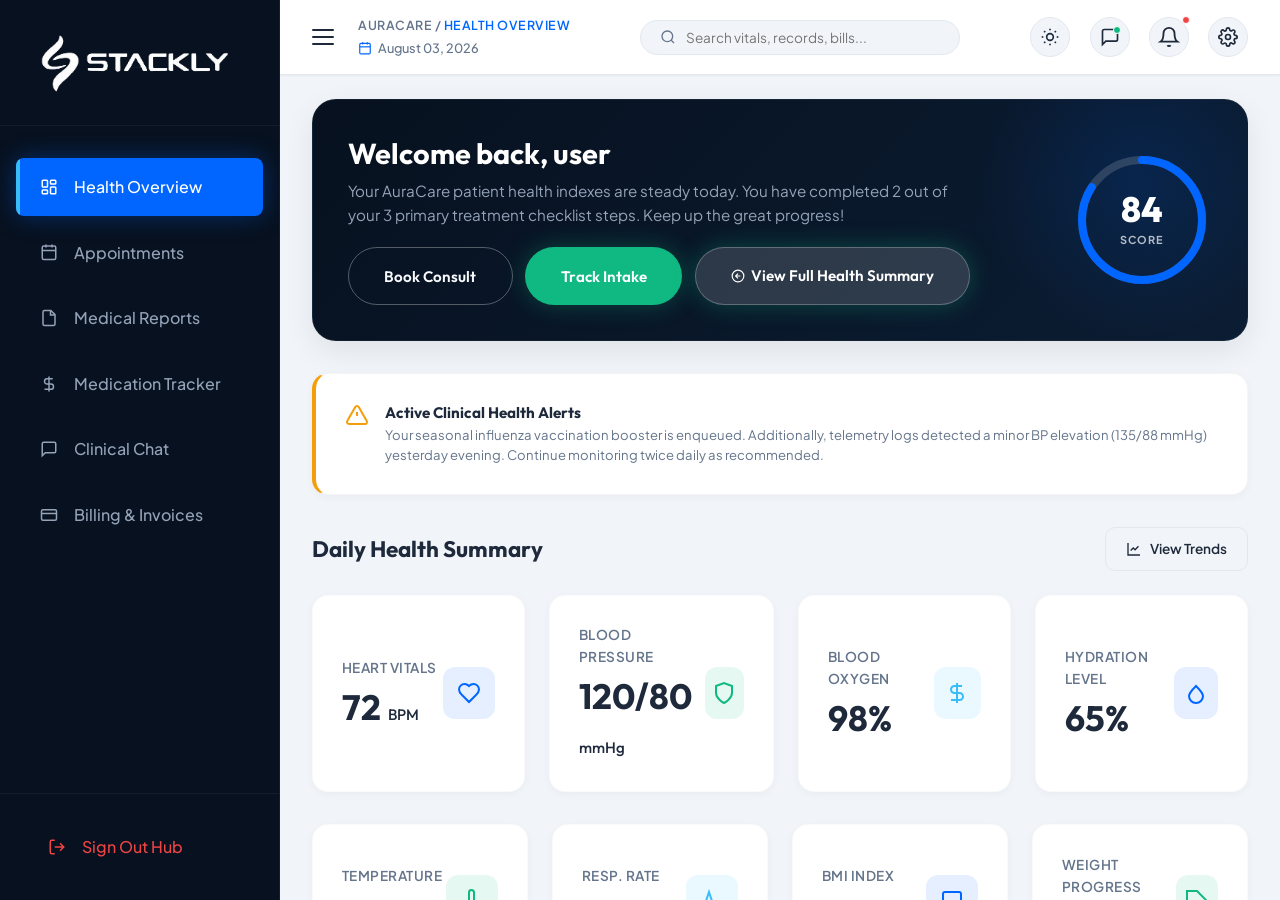
<file: dashboard-user.html>
<!DOCTYPE html>
<html lang="en">

<head>
  <meta charset="UTF-8">
  <meta name="viewport" content="width=device-width, initial-scale=1.0">
  <title>AuraCare | Patient Hub Dashboard</title>
  <link rel="stylesheet" href="css/style.css">
  <link rel="stylesheet" href="css/components.css">
  <link rel="stylesheet" href="css/dashboard-premium.css">
</head>

<body id="user-dashboard-root" style="overflow-y: auto; background-color: #f1f5f9;">

  <!-- MOBILE OVERLAY -->
  <div class="sidebar-overlay" id="sidebar-overlay"></div>

  <!-- FIXED VIDEO SIMULATION OVERLAY -->
  <div class="call-simulation-overlay" id="video-call-overlay">
    <div class="call-card-box animate-scale-in">
      <div class="call-avatar">JD</div>
      <div class="call-details">
        <h3 id="video-call-practitioner">Dr. Adrian Mercer</h3>
        <p>Telemetry Consultation (Video Feed SECURE)</p>
      </div>
      <div
        style="width: 100%; height: 180px; background-color: #1e293b; border-radius: 12px; display: flex; align-items: center; justify-content: center; position: relative; overflow: hidden; margin: 1rem 0;">
        <!-- Simulated camera feeds -->
        <span style="color: var(--text-muted-light); font-size: 0.8rem; font-weight: 600;">Dr. Mercer camera feed
          active...</span>
        <div
          style="position: absolute; bottom: 8px; right: 8px; width: 60px; height: 45px; background-color: #475569; border-radius: 4px; display: flex; align-items: center; justify-content: center; border: 1.5px solid white;">
          <span style="color: white; font-size: 0.6rem;">You</span>
        </div>
      </div>
      <div class="call-timer">00:00</div>
      <div class="call-controls">
        <button class="call-ctrl-btn mute" aria-label="Mute mic">
          <svg width="20" height="20" viewBox="0 0 24 24" fill="none" stroke="currentColor" stroke-width="2">
            <path d="M12 2a3 3 0 0 0-3 3v7a3 3 0 0 0 6 0V5a3 3 0 0 0-3-3Z" />
            <path d="M19 10v1a7 7 0 0 1-14 0v-1" />
            <line x1="12" x2="12" y1="19" y2="22" />
          </svg>
        </button>
        <button class="call-ctrl-btn end" aria-label="End call">
          <svg width="20" height="20" viewBox="0 0 24 24" fill="none" stroke="currentColor" stroke-width="2">
            <path
              d="M10.68 13.31a16 16 0 0 0 3.41 2.6l1.27-1.27a2 2 0 0 1 2.11-.45 12.84 12.84 0 0 0 .7 2.81 2 2 0 0 1-.45 2.11L8.09 9.91a16 16 0 0 0 2.59 3.4z" />
          </svg>
        </button>
      </div>
    </div>
  </div>

  <!-- FIXED VOICE SIMULATION OVERLAY -->
  <div class="call-simulation-overlay" id="voice-call-overlay">
    <div class="call-card-box animate-scale-in">
      <div class="call-avatar">SJ</div>
      <div class="call-details">
        <h3 id="voice-call-practitioner">Sarah Jenkins, RN</h3>
        <p>Primary Health Room Audio Dispatch</p>
      </div>
      <div style="margin: 2rem 0; color: var(--color-accent); font-weight: 700; letter-spacing: 2px;">SECURE AUDIO
        CONNECTED</div>
      <div class="call-timer">00:00</div>
      <div class="call-controls">
        <button class="call-ctrl-btn mute" aria-label="Mute mic">
          <svg width="20" height="20" viewBox="0 0 24 24" fill="none" stroke="currentColor" stroke-width="2">
            <path d="M12 2a3 3 0 0 0-3 3v7a3 3 0 0 0 6 0V5a3 3 0 0 0-3-3Z" />
            <path d="M19 10v1a7 7 0 0 1-14 0v-1" />
            <line x1="12" x2="12" y1="19" y2="22" />
          </svg>
        </button>
        <button class="call-ctrl-btn end" aria-label="End call">
          <svg width="20" height="20" viewBox="0 0 24 24" fill="none" stroke="currentColor" stroke-width="2">
            <path
              d="M10.68 13.31a16 16 0 0 0 3.41 2.6l1.27-1.27a2 2 0 0 1 2.11-.45 12.84 12.84 0 0 0 .7 2.81 2 2 0 0 1-.45 2.11L8.09 9.91a16 16 0 0 0 2.59 3.4z" />
          </svg>
        </button>
      </div>
    </div>
  </div>

  <!-- QUICK CHECKOUT PAY MODAL -->
  <div class="checkout-modal-overlay" id="checkout-modal-overlay">
    <div class="checkout-modal-box animate-scale-in">
      <div
        style="display: flex; justify-content: space-between; align-items: center; border-bottom: 1px solid #f1f5f9; padding-bottom: 1rem; margin-bottom: 1.5rem;">
        <h4 style="font-size: 1.15rem; font-weight: 800; color: var(--text-dark);">Secure Bank Billing Checkout</h4>
        <span style="font-size: 1.5rem; font-weight: 700; color: var(--text-muted-dark); cursor: pointer;"
          id="checkout-cancel-btn">&times;</span>
      </div>
      <div
        style="background-color: #f8fafc; border: 1.5px solid #e2e8f0; border-radius: 8px; padding: 1rem; margin-bottom: 1.5rem;">
        <p style="font-size: 0.8rem; font-weight: 600; color: var(--text-muted-dark);">INVOICE IDENTIFIER</p>
        <h5 style="font-size: 1.1rem; font-weight: 700; color: var(--text-dark);" id="checkout-invoice-id-span">
          INV-2026-004</h5>
      </div>
      <form id="checkout-form-inner">
        <div class="form-group">
          <label>SELECT PAYMENT CHANNEL</label>
          <div class="payment-method-selectors">
            <div class="pay-selector selected">Credit Card</div>
            <div class="pay-selector">Apple Pay</div>
            <div class="pay-selector">HSA Card</div>
          </div>
        </div>
        <div class="form-group">
          <label>CARD HOLDER NAME</label>
          <input type="text" class="form-control" placeholder="John Doe" style="padding-left: 1rem; background: white;"
            required>
        </div>
        <div class="form-group">
          <label>CARD DETAILS</label>
          <input type="text" class="form-control" placeholder="4111 2222 3333 4444"
            style="padding-left: 1rem; background: white;" required>
        </div>
        <div style="display: flex; gap: 1rem; margin-top: 1.8rem;">
          <button type="submit" class="btn btn-primary"
            style="flex: 1; padding: 0.8rem 1rem; font-size: 0.88rem; border-radius: 8px;">Transmit Payment</button>
        </div>
      </form>
    </div>
  </div>

  <div class="dashboard-layout">
    <!-- SIDEBAR -->
    <aside class="dashboard-sidebar">
      <div class="sidebar-brand">
        <a href="dashboard-user.html" class="logo">
          <img src="assets/logo.webp" alt="AuraCare Hub Logo" class="logo-img">
        </a>
      </div>
      <nav class="sidebar-menu">
        <div class="sidebar-item active" data-section="sec-overview">
          <svg width="18" height="18" viewBox="0 0 24 24" fill="none" stroke="currentColor" stroke-width="2">
            <rect width="7" height="9" x="3" y="3" rx="1" />
            <rect width="7" height="5" x="14" y="3" rx="1" />
            <rect width="7" height="9" x="14" y="12" rx="1" />
            <rect width="7" height="5" x="3" y="16" rx="1" />
          </svg>
          <span>Health Overview</span>
        </div>
        <div class="sidebar-item" data-section="sec-appointments">
          <svg width="18" height="18" viewBox="0 0 24 24" fill="none" stroke="currentColor" stroke-width="2">
            <rect width="18" height="18" x="3" y="4" rx="2" ry="2" />
            <line x1="16" x2="16" y1="2" y2="6" />
            <line x1="8" x2="8" y1="2" y2="6" />
            <line x1="3" x2="21" y1="10" y2="10" />
          </svg>
          <span>Appointments</span>
        </div>
        <div class="sidebar-item" data-section="sec-reports">
          <svg width="18" height="18" viewBox="0 0 24 24" fill="none" stroke="currentColor" stroke-width="2">
            <path d="M14.5 2H6a2 2 0 0 0-2 2v16a2 2 0 0 0 2 2h12a2 2 0 0 0 2-2V7.5L14.5 2z" />
            <polyline points="14 2 14 8 20 8" />
          </svg>
          <span>Medical Reports</span>
        </div>
        <div class="sidebar-item" data-section="sec-meds">
          <svg width="18" height="18" viewBox="0 0 24 24" fill="none" stroke="currentColor" stroke-width="2">
            <path d="M12 2v20M17 5H9.5a3.5 3.5 0 0 0 0 7h5a3.5 3.5 0 0 1 0 7H6" />
          </svg>
          <span>Medication Tracker</span>
        </div>
        <div class="sidebar-item" data-section="sec-messages">
          <svg width="18" height="18" viewBox="0 0 24 24" fill="none" stroke="currentColor" stroke-width="2">
            <path d="M21 15a2 2 0 0 1-2 2H7l-4 4V5a2 2 0 0 1 2-2h14a2 2 0 0 1 2 2z" />
          </svg>
          <span>Clinical Chat</span>
        </div>
        <div class="sidebar-item" data-section="sec-billing">
          <svg width="18" height="18" viewBox="0 0 24 24" fill="none" stroke="currentColor" stroke-width="2">
            <rect width="20" height="14" x="2" y="5" rx="2" />
            <line x1="2" x2="22" y1="10" y2="10" />
          </svg>
          <span>Billing & Invoices</span>
        </div>
      </nav>
      <div class="sidebar-footer">
        <a href="index.html" class="sidebar-item"
          style="color: var(--color-danger); background: transparent; box-shadow: none;">
          <svg width="18" height="18" viewBox="0 0 24 24" fill="none" stroke="currentColor" stroke-width="2">
            <path d="M9 21H5a2 2 0 0 1-2-2V5a2 2 0 0 1 2-2h4M16 17l5-5-5-5M21 12H9" />
          </svg>
          <span>Sign Out Hub</span>
        </a>
      </div>
    </aside>

    <!-- MAIN INTERACTIVE GRID -->
    <main class="dashboard-main">
      <!-- TOPBAR / FIXED HEADER -->
      <div class="dashboard-topbar">
        <div class="topbar-left">
          <!-- Animated Hamburger Menu -->
          <button class="hamburger-menu" id="hamburger-btn" aria-label="Toggle Sidebar">
            <span></span>
            <span></span>
            <span></span>
          </button>

          <!-- Breadcrumb & Date -->
          <div class="header-breadcrumb-area">
            <div class="breadcrumb" id="header-breadcrumb">
              <span class="breadcrumb-item">AuraCare</span> / <span class="breadcrumb-item active"
                id="current-page-breadcrumb">Health Overview</span>
            </div>
            <div class="current-date-badge" id="current-date-display">
              <svg width="14" height="14" viewBox="0 0 24 24" fill="none" stroke="currentColor" stroke-width="2">
                <rect width="18" height="18" x="3" y="4" rx="2" ry="2" />
                <line x1="16" x2="16" y1="2" y2="6" />
                <line x1="8" x2="8" y1="2" y2="6" />
                <line x1="3" x2="21" y1="10" y2="10" />
              </svg>
              <span id="live-date">August 03, 2026</span>
            </div>
          </div>
        </div>

        <!-- Search Bar -->
        <div class="header-search-bar">
          <svg width="16" height="16" viewBox="0 0 24 24" fill="none" stroke="currentColor" stroke-width="2">
            <circle cx="11" cy="11" r="8" />
            <path d="m21 21-4.3-4.3" />
          </svg>
          <input type="text" id="global-dashboard-search" placeholder="Search vitals, records, bills...">
        </div>

        <div class="topbar-actions">
          <!-- Theme Switch Placeholder -->
          <div class="theme-switch-btn" id="theme-switch-placeholder"
            onclick="showToast('Theme switching is preset to light mode for optimal clinical readability.');">
            <svg width="20" height="20" viewBox="0 0 24 24" fill="none" stroke="currentColor" stroke-width="2">
              <circle cx="12" cy="12" r="4" />
              <path d="M12 2v2" />
              <path d="M12 20v2" />
              <path d="m4.93 4.93 1.41 1.41" />
              <path d="m17.66 17.66 1.41 1.41" />
              <path d="M2 12h2" />
              <path d="M20 12h2" />
              <path d="m6.34 17.66-1.41 1.41" />
              <path d="m19.07 4.93-1.41 1.41" />
            </svg>
          </div>

          <!-- Messages Shortcut -->
          <div class="message-badge" onclick="document.querySelector('[data-section=\'sec-messages\']').click();">
            <svg width="20" height="20" viewBox="0 0 24 24" fill="none" stroke="currentColor" stroke-width="2">
              <path d="M21 15a2 2 0 0 1-2 2H7l-4 4V5a2 2 0 0 1 2-2h14a2 2 0 0 1 2 2z" />
            </svg>
            <span class="badge-dot"></span>
          </div>

          <!-- Notifications -->
          <div class="notification-badge" id="notification-bell-btn"
            onclick="showToast('Roster changes: Nurse Jenkins shifted check-in time to 14:00.');">
            <svg width="22" height="22" viewBox="0 0 24 24" fill="none" stroke="currentColor" stroke-width="2">
              <path d="M18 8A6 6 0 0 0 6 8c0 7-3 9-3 9h18s-3-2-3-9" />
              <path d="M13.73 21a2 2 0 0 1-3.46 0" />
            </svg>

            <!-- Dropdown list -->
            <div class="notifications-dropdown" id="notifications-dropdown-menu">
              <div class="dropdown-header">
                <h4>Recent Notifications</h4>
                <span onclick="event.stopPropagation(); showToast('Cleared all notifications');">Clear all</span>
              </div>
              <div class="dropdown-items">
                <div class="dropdown-item unread">
                  <div class="item-icon">
                    <svg width="14" height="14" viewBox="0 0 24 24" fill="none" stroke="currentColor" stroke-width="2">
                      <rect width="18" height="18" x="3" y="4" rx="2" ry="2" />
                      <line x1="16" x2="16" y1="2" y2="6" />
                      <line x1="8" x2="8" y1="2" y2="6" />
                      <line x1="3" x2="21" y1="10" y2="10" />
                    </svg>
                  </div>
                  <div class="item-content">
                    <p>New consult with Dr. Mercer scheduled</p>
                    <span>10 mins ago</span>
                  </div>
                </div>
                <div class="dropdown-item">
                  <div class="item-icon">
                    <svg width="14" height="14" viewBox="0 0 24 24" fill="none" stroke="currentColor" stroke-width="2">
                      <path d="M12 2v20M17 5H9.5a3.5 3.5 0 0 0 0 7h5a3.5 3.5 0 0 1 0 7H6" />
                    </svg>
                  </div>
                  <div class="item-content">
                    <p>Medication Lisinopril refill due soon</p>
                    <span>2 hours ago</span>
                  </div>
                </div>
                <div class="dropdown-item">
                  <div class="item-icon">
                    <svg width="14" height="14" viewBox="0 0 24 24" fill="none" stroke="currentColor" stroke-width="2">
                      <rect width="20" height="14" x="2" y="5" rx="2" />
                      <line x1="2" x2="22" y1="10" y2="10" />
                    </svg>
                  </div>
                  <div class="item-content">
                    <p>Invoice INV-2026-004 is pending payment</p>
                    <span>1 day ago</span>
                  </div>
                </div>
              </div>
              <div style="padding: 0.8rem; border-top: 1px solid #f1f5f9; text-align: center;">
                <a href="404.html?from=user" class="btn-cta-secondary" style="width: 100%; height: 36px; font-size: 0.8rem; padding: 0 0.8rem; box-sizing: border-box; justify-content: center;">
                  <svg width="14" height="14" viewBox="0 0 24 24" fill="none" stroke="currentColor" stroke-width="2"><path d="M18 8A6 6 0 0 0 6 8c0 7-3 9-3 9h18s-3-2-3-9"/><path d="M13.73 21a2 2 0 0 1-3.46 0"/></svg>
                  View All Notifications
                </a>
              </div>
            </div>
          </div>

          <!-- Settings Shortcut -->
          <div class="settings-shortcut-btn"
            onclick="showToast('Profile settings, security codes and credentials dashboard loading...');">
            <svg width="20" height="20" viewBox="0 0 24 24" fill="none" stroke="currentColor" stroke-width="2">
              <circle cx="12" cy="12" r="3" />
              <path
                d="M19.4 15a1.65 1.65 0 0 0 .33 1.82l.06.06a2 2 0 1 1-2.83 2.83l-.06-.06a1.65 1.65 0 0 0-1.82-.33 1.65 1.65 0 0 0-1 1.51V21a2 2 0 0 1-4 0v-.09A1.65 1.65 0 0 0 9 19.4a1.65 1.65 0 0 0-1.82.33l-.06.06a2 2 0 1 1-2.83-2.83l.06-.06a1.65 1.65 0 0 0 .33-1.82 1.65 1.65 0 0 0-1.51-1H3a2 2 0 0 1 0-4h.09A1.65 1.65 0 0 0 4.6 9a1.65 1.65 0 0 0-.33-1.82l-.06-.06a2 2 0 1 1 2.83-2.83l.06.06a1.65 1.65 0 0 0 1.82.33H9a1.65 1.65 0 0 0 1-1.51V3a2 2 0 0 1 4 0v.09a1.65 1.65 0 0 0 1 1.51 1.65 1.65 0 0 0 1.82-.33l.06-.06a2 2 0 1 1 2.83 2.83l-.06.06a1.65 1.65 0 0 0-.33 1.82V9a1.65 1.65 0 0 0 1.51 1H21a2 2 0 0 1 0 4h-.09a1.65 1.65 0 0 0-1.51 1z" />
            </svg>
          </div>

          <!-- User Profile Menu -->

        </div>
      </div>

      <!-- SECTION: OVERVIEW -->
      <div id="sec-overview" class="dashboard-section animate-fade-up">
        <!-- Welcome Banner -->
        <div class="welcome-banner-card" style="margin-bottom: 2rem;">
          <div class="welcome-banner-content">
            <h2>Welcome back, user</h2>
            <p>Your AuraCare patient health indexes are steady today. You have completed 2 out of your 3 primary
              treatment checklist steps. Keep up the great progress!</p>
            <div class="welcome-banner-actions" style="margin-top: 1.2rem; display: flex; gap: 0.8rem; flex-wrap: wrap;">
              <button class="btn btn-outline-light btn-sm"
                onclick="document.querySelector('[data-section=\'sec-appointments\']').click();">Book Consult</button>
              <button class="btn btn-secondary btn-sm"
                onclick="document.querySelector('[data-section=\'sec-meds\']').click();">Track Intake</button>
              <a href="404.html?from=user" class="btn btn-secondary btn-sm" style="text-decoration: none; display: inline-flex; align-items: center; gap: 6px; background: rgba(255, 255, 255, 0.15); border: 1px solid rgba(255, 255, 255, 0.25); color: white;">
                <svg width="14" height="14" viewBox="0 0 24 24" fill="none" stroke="currentColor" stroke-width="2"><circle cx="12" cy="12" r="10"/><path d="m12 8-4 4 4 4M16 12H8"/></svg>
                View Full Health Summary
              </a>
            </div>
          </div>
          <div class="health-score-circle-container">
            <svg class="health-score-circle" viewBox="0 0 140 140">
              <circle class="health-score-bg" cx="70" cy="70" r="60"></circle>
              <circle class="health-score-progress" cx="70" cy="70" r="60"></circle>
            </svg>
            <div class="health-score-text">
              <span class="score-num">84</span>
              <span class="score-lbl">Score</span>
            </div>
          </div>
        </div>

        <!-- Health Alerts Warning Panel -->
        <div class="premium-info-card smooth-hover-glow"
          style="border-left: 4px solid var(--color-warning); margin-bottom: 2rem;">
          <div style="display: flex; gap: 1rem; align-items: flex-start;">
            <svg width="24" height="24" viewBox="0 0 24 24" fill="none" stroke="var(--color-warning)" stroke-width="2"
              style="flex-shrink: 0;">
              <path d="m21.73 18-8-14a2 2 0 0 0-3.48 0l-8 14A2 2 0 0 0 4 21h16a2 2 0 0 0 1.73-3Z" />
              <line x1="12" x2="12" y1="9" y2="13" />
              <line x1="12" x2="12.01" y1="17" y2="17" />
            </svg>
            <div>
              <h4 style="font-size: 0.95rem; font-weight: 700; color: var(--text-dark); margin-bottom: 0.2rem;">Active
                Clinical Health Alerts</h4>
              <p style="font-size: 0.82rem; color: var(--text-muted-dark); line-height: 1.5;">
                Your seasonal influenza vaccination booster is enqueued. Additionally, telemetry logs detected a minor
                BP elevation (135/88 mmHg) yesterday evening. Continue monitoring twice daily as recommended.
              </p>
            </div>
          </div>
        </div>

        <div style="display: flex; justify-content: space-between; align-items: center; margin-bottom: 1.5rem; flex-wrap: wrap; gap: 1rem; width: 100%;">
          <h3 style="font-size: 1.4rem; font-weight: 700; margin: 0;">Daily Health Summary</h3>
          <a href="404.html?from=user" class="btn-cta-secondary">
            <svg width="16" height="16" viewBox="0 0 24 24" fill="none" stroke="currentColor" stroke-width="2"><path d="M3 3v18h18"/><path d="M18.7 8l-5.1 5.2-2.8-2.7L7 14.3"/></svg>
            View Trends
          </a>
        </div>

        <!-- Metrics Rows (12 metrics total) -->
        <div class="metrics-row" style="margin-bottom: 2rem;">
          <div class="metric-card smooth-hover-glow">
            <div class="metric-info">
              <p>Heart Vitals</p>
              <h3>72 <span style="font-size: 0.95rem; font-weight: 500;">BPM</span></h3>
            </div>
            <div class="metric-icon icon-blue">
              <svg width="24" height="24" viewBox="0 0 24 24" fill="none" stroke="currentColor" stroke-width="2">
                <path
                  d="M19 14c1.49-1.46 3-3.21 3-5.5A5.5 5.5 0 0 0 16.5 3c-1.76 0-3 .5-4.5 2-1.5-1.5-2.74-2-4.5-2A5.5 5.5 0 0 0 2 8.5c0 2.3 1.5 4.05 3 5.5l7 7Z" />
              </svg>
            </div>
          </div>
          <div class="metric-card smooth-hover-glow">
            <div class="metric-info">
              <p>Blood Pressure</p>
              <h3>120/80 <span style="font-size: 0.95rem; font-weight: 500;">mmHg</span></h3>
            </div>
            <div class="metric-icon icon-emerald">
              <svg width="24" height="24" viewBox="0 0 24 24" fill="none" stroke="currentColor" stroke-width="2">
                <path d="M12 22s8-4 8-10V5l-8-3-8 3v7c0 6 8 10 8 10z" />
              </svg>
            </div>
          </div>
          <div class="metric-card smooth-hover-glow">
            <div class="metric-info">
              <p>Blood Oxygen</p>
              <h3>98%</h3>
            </div>
            <div class="metric-icon icon-sky">
              <svg width="24" height="24" viewBox="0 0 24 24" fill="none" stroke="currentColor" stroke-width="2">
                <path d="M12 2v20M17 5H9.5a3.5 3.5 0 0 0 0 7h5a3.5 3.5 0 0 1 0 7H6" />
              </svg>
            </div>
          </div>
          <div class="metric-card smooth-hover-glow">
            <div class="metric-info">
              <p>Hydration Level</p>
              <h3>65%</h3>
            </div>
            <div class="metric-icon icon-blue">
              <svg width="24" height="24" viewBox="0 0 24 24" fill="none" stroke="currentColor" stroke-width="2">
                <path d="M12 22a7 7 0 0 0 7-7c0-2-3-6-7-10-4 4-7 8-7 10a7 7 0 0 0 7 7Z" />
              </svg>
            </div>
          </div>
        </div>

        <div class="metrics-row" style="margin-bottom: 2rem;">
          <div class="metric-card smooth-hover-glow">
            <div class="metric-info">
              <p>Temperature</p>
              <h3>98.6 <span style="font-size: 0.95rem; font-weight: 500;">°F</span></h3>
            </div>
            <div class="metric-icon icon-emerald">
              <svg width="24" height="24" viewBox="0 0 24 24" fill="none" stroke="currentColor" stroke-width="2">
                <path d="M14 14.76V3.5a2.5 2.5 0 0 0-5 0v11.26a4.5 4.5 0 1 0 5 0z" />
              </svg>
            </div>
          </div>
          <div class="metric-card smooth-hover-glow">
            <div class="metric-info">
              <p>Resp. Rate</p>
              <h3>16 <span style="font-size: 0.95rem; font-weight: 500;">/min</span></h3>
            </div>
            <div class="metric-icon icon-sky">
              <svg width="24" height="24" viewBox="0 0 24 24" fill="none" stroke="currentColor" stroke-width="2">
                <path d="M22 12h-4l-3 9L9 3l-3 9H2" />
              </svg>
            </div>
          </div>
          <div class="metric-card smooth-hover-glow">
            <div class="metric-info">
              <p>BMI Index</p>
              <h3>22.4</h3>
            </div>
            <div class="metric-icon icon-blue">
              <svg width="24" height="24" viewBox="0 0 24 24" fill="none" stroke="currentColor" stroke-width="2">
                <rect width="18" height="18" x="3" y="3" rx="2" />
                <path d="M9 17v-4h6v4" />
              </svg>
            </div>
          </div>
          <div class="metric-card smooth-hover-glow">
            <div class="metric-info">
              <p>Weight Progress</p>
              <h3>74 <span style="font-size: 0.95rem; font-weight: 500;">kg</span></h3>
            </div>
            <div class="metric-icon icon-emerald">
              <svg width="24" height="24" viewBox="0 0 24 24" fill="none" stroke="currentColor" stroke-width="2">
                <path d="M20.59 13.41l-7.17 7.17a2 2 0 0 1-2.83 0L2 12V2h10l8.59 8.59a2 2 0 0 1 0 2.82z" />
              </svg>
            </div>
          </div>
        </div>

        <div class="metrics-row" style="margin-bottom: 2.5rem;">
          <div class="metric-card smooth-hover-glow">
            <div class="metric-info">
              <p>Sleep Analysis</p>
              <h3>7.5 <span style="font-size: 0.95rem; font-weight: 500;">hrs</span></h3>
            </div>
            <div class="metric-icon icon-sky">
              <svg width="24" height="24" viewBox="0 0 24 24" fill="none" stroke="currentColor" stroke-width="2">
                <path d="M12 3a6 6 0 0 0 9 9 9 9 0 1 1-9-9Z" />
              </svg>
            </div>
          </div>
          <div class="metric-card smooth-hover-glow">
            <div class="metric-info">
              <p>Water Intake</p>
              <h3>2.1 <span style="font-size: 0.95rem; font-weight: 500;">/ 3L</span></h3>
            </div>
            <div class="metric-icon icon-blue">
              <svg width="24" height="24" viewBox="0 0 24 24" fill="none" stroke="currentColor" stroke-width="2">
                <path d="M12 22a7 7 0 0 0 7-7c0-2-3-6-7-10-4 4-7 8-7 10a7 7 0 0 0 7 7Z" />
              </svg>
            </div>
          </div>
          <div class="metric-card smooth-hover-glow">
            <div class="metric-info">
              <p>Calories Burned</p>
              <h3>420 <span style="font-size: 0.95rem; font-weight: 500;">Kcal</span></h3>
            </div>
            <div class="metric-icon icon-emerald">
              <svg width="24" height="24" viewBox="0 0 24 24" fill="none" stroke="currentColor" stroke-width="2">
                <path
                  d="M8.5 14.5A2.5 2.5 0 0 0 11 12c0-1.38-.5-2-1-3-1.072-2.143-.224-4.054 2-6 .5 2.5 2 4.9 4 6.5 2 1.6 3 3.5 3 5.5a7 7 0 1 1-14 0c0-1.153.433-2.294 1-3a2.5 2.5 0 0 0 3.5 3.5z" />
              </svg>
            </div>
          </div>
          <div class="metric-card smooth-hover-glow">
            <div class="metric-info">
              <p>Stress Level</p>
              <h3>Low <span style="font-size: 0.95rem; font-weight: 500;">18%</span></h3>
            </div>
            <div class="metric-icon icon-sky">
              <svg width="24" height="24" viewBox="0 0 24 24" fill="none" stroke="currentColor" stroke-width="2">
                <circle cx="12" cy="12" r="10" />
                <path d="M8 14s1.5 2 4 2 4-2 4-2" />
              </svg>
            </div>
          </div>
        </div>

        <!-- Overview Details Layout (Split Columns) -->
        <div class="overview-details-layout" style="margin-bottom: 2.5rem;">
          <div style="display: flex; flex-direction: column; gap: 2rem;">
            <!-- Roster Personnel (Existing) -->
            <div class="table-card">
              <div class="table-header" style="display: flex; justify-content: space-between; align-items: center; flex-wrap: wrap; gap: 1rem; width: 100%;">
                <h3 style="margin: 0;">Assigned Bedside Roster</h3>
                <a href="404.html?from=user" class="btn-cta-secondary" style="height: 36px; padding: 0 1rem; font-size: 0.8rem;">
                  <svg width="14" height="14" viewBox="0 0 24 24" fill="none" stroke="currentColor" stroke-width="2"><path d="M17 21v-2a4 4 0 0 0-4-4H5a4 4 0 0 0-4 4v2"/><circle cx="9" cy="7" r="4"/><path d="M23 21v-2a4 4 0 0 0-3-3.87"/><path d="M16 3.13a4 4 0 0 1 0 7.75"/></svg>
                  View Care Team
                </a>
              </div>
              <div class="data-table-wrapper">
                <table class="data-table">
                  <thead>
                    <tr>
                      <th>Practitioner</th>
                      <th>Specialty</th>
                      <th>Roster Schedule</th>
                      <th>Duty</th>
                      <th>Action</th>
                    </tr>
                  </thead>
                  <tbody>
                    <tr>
                      <td><strong>Dr. Adrian Mercer</strong></td>
                      <td>Lead Cardiologist</td>
                      <td>Mon & Wed consults</td>
                      <td><span class="status-badge status-scheduled">On Call</span></td>
                      <td><a href="404.html?from=user" class="btn btn-outline-dark btn-sm" style="padding: 0.3rem 0.6rem; font-size: 0.75rem; border-radius: 6px; display: inline-flex; align-items: center; gap: 4px; text-decoration: none;"><i class="fa-solid fa-message"></i> Contact Doctor</a></td>
                    </tr>
                    <tr>
                      <td><strong>Sarah Jenkins, RN</strong></td>
                      <td>Bedside Nurse</td>
                      <td>Daily 09:00 - 17:00</td>
                      <td><span class="status-badge status-completed">Active Duty</span></td>
                      <td><a href="404.html?from=user" class="btn btn-outline-dark btn-sm" style="padding: 0.3rem 0.6rem; font-size: 0.75rem; border-radius: 6px; display: inline-flex; align-items: center; gap: 4px; text-decoration: none;"><i class="fa-solid fa-message"></i> Contact Nurse</a></td>
                    </tr>
                  </tbody>
                </table>
              </div>
            </div>

            <!-- Treatment Checkpoints (Existing) -->
            <div class="table-card">
              <div class="table-header" style="display: flex; justify-content: space-between; align-items: center; flex-wrap: wrap; gap: 1rem; width: 100%;">
                <h3 style="margin: 0;">Upcoming Treatment Checkpoints</h3>
                <a href="404.html?from=user" class="btn-cta-secondary" style="height: 36px; padding: 0 1rem; font-size: 0.8rem;">
                  <svg width="14" height="14" viewBox="0 0 24 24" fill="none" stroke="currentColor" stroke-width="2"><rect width="18" height="18" x="3" y="3" rx="2"/><path d="M9 17v-4h6v4"/></svg>
                  View Treatment Plan
                </a>
              </div>
              <div class="data-table-wrapper">
                <table class="data-table">
                  <thead>
                    <tr>
                      <th>Treatment Item</th>
                      <th>Scheduled Date</th>
                      <th>Physician Lead</th>
                      <th>Action</th>
                    </tr>
                  </thead>
                  <tbody>
                    <tr>
                      <td><strong>Lab Blood Draw Swab</strong></td>
                      <td>Aug 08, 08:30 AM</td>
                      <td>Lab Tech Dispatch</td>
                      <td><a href="404.html?from=user" class="btn btn-outline-dark btn-sm" style="padding: 0.3rem 0.6rem; font-size: 0.75rem; border-radius: 6px; display: inline-flex; align-items: center; gap: 4px; text-decoration: none;"><i class="fa-solid fa-clock-rotate-left"></i> Reschedule</a></td>
                    </tr>
                    <tr>
                      <td><strong>ECG Telemetry Calibrate</strong></td>
                      <td>Aug 15, 11:00 AM</td>
                      <td>Dr. Mercer</td>
                      <td><a href="404.html?from=user" class="btn btn-outline-dark btn-sm" style="padding: 0.3rem 0.6rem; font-size: 0.75rem; border-radius: 6px; display: inline-flex; align-items: center; gap: 4px; text-decoration: none;"><i class="fa-solid fa-xmark"></i> Cancel</a></td>
                    </tr>
                  </tbody>
                </table>
              </div>
            </div>

            <!-- Chart Card -->
            <div class="table-card">
              <div class="table-header" style="display: flex; justify-content: space-between; align-items: center; flex-wrap: wrap; gap: 1rem; width: 100%;">
                <h3 style="margin: 0;">ECG 7-Day Telemetry Chart (BPM Range)</h3>
                <a href="404.html?from=user" class="btn-cta-secondary" style="height: 36px; padding: 0 1rem; font-size: 0.8rem;">
                  <svg width="14" height="14" viewBox="0 0 24 24" fill="none" stroke="currentColor" stroke-width="2"><path d="M3 3v18h18"/><path d="m19 9-5 5-4-4-3 3"/></svg>
                  View ECG History
                </a>
              </div>
              <div class="chart-container">
                <div class="chart-bar-wrapper">
                  <div class="chart-bar" data-value="65"></div>
                  <span class="chart-label">Mon</span>
                </div>
                <div class="chart-bar-wrapper">
                  <div class="chart-bar" data-value="75"></div>
                  <span class="chart-label">Tue</span>
                </div>
                <div class="chart-bar-wrapper">
                  <div class="chart-bar" data-value="85"></div>
                  <span class="chart-label">Wed</span>
                </div>
                <div class="chart-bar-wrapper">
                  <div class="chart-bar" data-value="70"></div>
                  <span class="chart-label">Thu</span>
                </div>
                <div class="chart-bar-wrapper">
                  <div class="chart-bar" data-value="95"></div>
                  <span class="chart-label">Fri</span>
                </div>
                <div class="chart-bar-wrapper">
                  <div class="chart-bar" data-value="72"></div>
                  <span class="chart-label">Sat</span>
                </div>
                <div class="chart-bar-wrapper">
                  <div class="chart-bar" data-value="68"></div>
                  <span class="chart-label">Sun</span>
                </div>
              </div>
            </div>

            <!-- Recent Activity list -->
            <div class="table-card">
              <div class="table-header" style="display: flex; justify-content: space-between; align-items: center; flex-wrap: wrap; gap: 1rem; width: 100%;">
                <h3 style="margin: 0;">Recent Clinical Activity</h3>
                <a href="404.html?from=user" class="btn-cta-secondary" style="height: 36px; padding: 0 1rem; font-size: 0.8rem;">
                  <svg width="14" height="14" viewBox="0 0 24 24" fill="none" stroke="currentColor" stroke-width="2"><path d="M12 20h9"/><path d="M16.5 3.5a2.12 2.12 0 0 1 3 3L7 19l-4 1 1-4Z"/></svg>
                  View Activity Log
                </a>
              </div>
              <div class="data-table-wrapper">
                <table class="data-table">
                  <thead>
                    <tr>
                      <th>Event Action</th>
                      <th>Category</th>
                      <th>Date / Time</th>
                      <th>Verification</th>
                      <th>Action</th>
                    </tr>
                  </thead>
                  <tbody>
                    <tr>
                      <td><strong>Checked morning intake Lisinopril</strong></td>
                      <td>Medication</td>
                      <td>Today, 08:15 AM</td>
                      <td><span class="status-badge status-completed">Success</span></td>
                      <td><a href="404.html?from=user" class="btn btn-outline-dark btn-sm" style="padding: 0.3rem 0.6rem; font-size: 0.75rem; border-radius: 6px; display: inline-flex; align-items: center; gap: 4px; text-decoration: none;"><i class="fa-solid fa-eye"></i> View Details</a></td>
                    </tr>
                    <tr>
                      <td><strong>Downloaded ECG Telemetry PDF report</strong></td>
                      <td>Report View</td>
                      <td>Yesterday, 04:30 PM</td>
                      <td><span class="status-badge status-completed">Success</span></td>
                      <td><a href="404.html?from=user" class="btn btn-outline-dark btn-sm" style="padding: 0.3rem 0.6rem; font-size: 0.75rem; border-radius: 6px; display: inline-flex; align-items: center; gap: 4px; text-decoration: none;"><i class="fa-solid fa-eye"></i> View Report</a></td>
                    </tr>
                    <tr>
                      <td><strong>UnitedHealth Insurance Claim CLM-8821 Disbursed</strong></td>
                      <td>Financial</td>
                      <td>July 15, 2026</td>
                      <td><span class="status-badge status-completed">Disbursed</span></td>
                      <td><a href="404.html?from=user" class="btn btn-outline-dark btn-sm" style="padding: 0.3rem 0.6rem; font-size: 0.75rem; border-radius: 6px; display: inline-flex; align-items: center; gap: 4px; text-decoration: none;"><i class="fa-solid fa-file-invoice-dollar"></i> View Invoice</a></td>
                    </tr>
                  </tbody>
                </table>
              </div>
            </div>

            <!-- FAQ Accordions Panel -->
            <div class="premium-info-card">
              <div class="card-title-header" style="display: flex; justify-content: space-between; align-items: center; flex-wrap: wrap; gap: 1rem; margin-bottom: 1.2rem; width: 100%;">
                <h4 style="margin: 0;">Frequently Asked Questions</h4>
                <a href="404.html?from=user" class="btn-cta-secondary" style="height: 36px; padding: 0 1rem; font-size: 0.8rem;">
                  <svg width="14" height="14" viewBox="0 0 24 24" fill="none" stroke="currentColor" stroke-width="2"><circle cx="12" cy="12" r="10"/><path d="M9.09 9a3 3 0 0 1 5.83 1c0 2-3 3-3 3"/><line x1="12" x2="12.01" y1="17" y2="17"/></svg>
                  View All FAQs
                </a>
              </div>
              <div style="display: flex; flex-direction: column; gap: 0.8rem;">
                <div class="faq-accordion-item">
                  <div class="faq-accordion-header">
                    How is telemetry vitals data synchronized?
                    <span class="faq-accordion-icon">+</span>
                  </div>
                  <div class="faq-accordion-content">
                    Vitals (heart rate, blood pressure, oxygen levels) are synced automatically every 6 hours via your
                    wearable AuraCare hub device or blood pressure cuff accessory. You can also manual log entries using
                    the Quick Actions menu.
                  </div>
                </div>
                <div class="faq-accordion-item">
                  <div class="faq-accordion-header">
                    How do I request a medication refill?
                    <span class="faq-accordion-icon">+</span>
                  </div>
                  <div class="faq-accordion-content">
                    When active prescriptions fall below 15 days of remaining tablets, a Refill Alert card triggers.
                    Clicking the refill button instantly dispatches a request code to your prescribing clinical
                    coordinator.
                  </div>
                </div>
                <div class="faq-accordion-item">
                  <div class="faq-accordion-header">
                    How are insurance claims processed?
                    <span class="faq-accordion-icon">+</span>
                  </div>
                  <div class="faq-accordion-content">
                    Claims are automatically generated upon publication of diagnostic reports or consult completion.
                    They are electronically dispatched directly to BlueShield or UnitedHealth for coverage processing.
                  </div>
                </div>
              </div>
            </div>
          </div>

          <div style="display: flex; flex-direction: column; gap: 2rem;">
            <!-- Doctor Notes Card -->
            <div class="premium-info-card smooth-hover-glow">
              <div class="card-title-header">
                <h4>
                  <svg width="18" height="18" viewBox="0 0 24 24" fill="none" stroke="currentColor" stroke-width="2">
                    <path d="M12 20h9" />
                    <path d="M16.5 3.5a2.12 2.12 0 0 1 3 3L7 19l-4 1 1-4Z" />
                  </svg>
                  Latest Doctor Recommendations
                </h4>
              </div>
              <div class="notes-content">
                <strong>Dr. Adrian Mercer:</strong><br>
                "Keep monitoring blood pressure levels twice daily. Pill intakes of Lisinopril should remain strict at
                08:00 AM with water. Schedule a follow-up metabolic ECG calibration panel by next week."
              </div>
            </div>

            <!-- Health Goals Card (Wellness Goals) -->
            <div class="premium-info-card smooth-hover-glow">
              <div class="card-title-header">
                <h4>
                  <svg width="18" height="18" viewBox="0 0 24 24" fill="none" stroke="currentColor" stroke-width="2">
                    <circle cx="12" cy="12" r="10" />
                    <circle cx="12" cy="12" r="6" />
                    <circle cx="12" cy="12" r="2" />
                  </svg>
                  Wellness Targets progress
                </h4>
              </div>
              <div style="display: flex; flex-direction: column; gap: 1rem;">
                <div class="goal-progress-item">
                  <div class="goal-progress-header">
                    <span>Daily Steps Target</span>
                    <span>82%</span>
                  </div>
                  <div class="progress-bar-base">
                    <div class="progress-bar-fill-premium" style="width: 82%;"></div>
                  </div>
                </div>
                <div class="goal-progress-item">
                  <div class="goal-progress-header">
                    <span>Hydration Index</span>
                    <span>70%</span>
                  </div>
                  <div class="progress-bar-base">
                    <div class="progress-bar-fill-premium progress-bar-fill-emerald" style="width: 70%;"></div>
                  </div>
                </div>
                <div class="goal-progress-item">
                  <div class="goal-progress-header">
                    <span>Sleep Cycle Goal</span>
                    <span>93%</span>
                  </div>
                  <div class="progress-bar-base">
                    <div class="progress-bar-fill-premium progress-bar-fill-warning" style="width: 93%;"></div>
                  </div>
                </div>
                <div class="goal-progress-item">
                  <div class="goal-progress-header">
                    <span>Medication Adherence Compliance</span>
                    <span id="overview-adherence-percent-badge">33%</span>
                  </div>
                  <div class="progress-bar-base">
                    <div class="progress-bar-fill-premium progress-bar-fill-emerald"
                      id="overview-adherence-progress-bar" style="width: 33%;"></div>
                  </div>
                </div>
              </div>
            </div>

            <!-- Health Timeline Card -->
            <div class="premium-info-card smooth-hover-glow">
              <div class="card-title-header">
                <h4>
                  <svg width="18" height="18" viewBox="0 0 24 24" fill="none" stroke="currentColor" stroke-width="2">
                    <circle cx="12" cy="12" r="10" />
                    <polyline points="12 6 12 12 16 14" />
                  </svg>
                  Daily Vitals Timeline
                </h4>
              </div>
              <div class="timeline-list">
                <div class="timeline-node completed">
                  <span class="timeline-meta">08:00 AM</span>
                  <div class="timeline-desc">Administered Lisinopril 10mg <p>Hydration: 350ml cup</p>
                  </div>
                </div>
                <div class="timeline-node completed">
                  <span class="timeline-meta">08:30 AM</span>
                  <div class="timeline-desc">Vitals sync telemetry ok <p>BP: 120/80, HR: 72 BPM</p>
                  </div>
                </div>
                <div class="timeline-node">
                  <span class="timeline-meta">04:00 PM</span>
                  <div class="timeline-desc">Daily Walk Checkpoint <p>Target: 45 min cardio</p>
                  </div>
                </div>
              </div>
            </div>

            <!-- Vaccination Reminder -->
            <div class="premium-info-card smooth-hover-glow">
              <div class="card-title-header">
                <h4>Vaccination Alerts</h4>
              </div>
              <div style="display: flex; gap: 0.8rem; align-items: center;">
                <div class="metric-icon icon-blue" style="width: 40px; height: 40px;"><svg width="16" height="16"
                    viewBox="0 0 24 24" fill="none" stroke="currentColor" stroke-width="2">
                    <rect x="2" y="7" width="20" height="14" rx="2" ry="2" />
                    <path d="M16 21V5a2 2 0 0 0-2-2h-4a2 2 0 0 0-2 2v16" />
                  </svg></div>
                <div>
                  <h5 style="font-size: 0.88rem; font-weight: 700; color: var(--text-dark);">Seasonal Influenza Shot
                  </h5>
                  <p style="font-size: 0.75rem; color: var(--text-muted-dark);">Scheduled Booster Vaccine due by Sept
                    15, 2026</p>
                </div>
              </div>
            </div>

            <!-- Health Insights -->
            <div class="premium-info-card smooth-hover-glow"
              style="background: var(--bg-light-blue); border-color: rgba(0, 102, 255, 0.15);">
              <h5
                style="font-size: 0.9rem; font-weight: 700; color: var(--color-primary); margin-bottom: 0.5rem; display: flex; align-items: center; gap: 0.4rem;">
                <svg width="16" height="16" viewBox="0 0 24 24" fill="none" stroke="currentColor" stroke-width="2">
                  <path d="M12 2v20M17 5H9.5a3.5 3.5 0 0 0 0 7h5a3.5 3.5 0 0 1 0 7H6" />
                </svg>
                Clinical Insight Engine
              </h5>
              <p style="font-size: 0.82rem; line-height: 1.5; color: var(--text-dark); margin: 0;">
                Your telemetry ECG reading has dropped to a relaxed 72 BPM compared to yesterday. A 4% cardiovascular
                strain improvement detected. Continue maintaining sleep consistency.
              </p>
            </div>

            <!-- Insurance & Emergency Summary -->
            <div class="premium-info-card smooth-hover-glow">
              <div class="card-title-header">
                <h4>Emergency Contact & Policy</h4>
              </div>
              <div style="font-size: 0.85rem; display: flex; flex-direction: column; gap: 0.8rem;">
                <div>
                  <span style="color: var(--text-muted-dark); font-weight: 600;">Insurance Provider:</span>
                  <strong>UnitedHealth Care Group</strong>
                </div>
                <div>
                  <span style="color: var(--text-muted-dark); font-weight: 600;">Policy Plan:</span>
                  <strong>AuraCare Gold Plan (AC-99382)</strong>
                </div>
                <div style="border-top: 1px solid #f1f5f9; padding-top: 0.8rem; margin-top: 0.2rem;">
                  <span style="color: var(--text-muted-dark); font-weight: 600;">Nurse Dispatch Hotline:</span>
                  <a href="tel:5550199" style="color: var(--color-primary); font-weight: 700;">(555) 0199</a>
                </div>
                <div class="shortcuts-flex-container" style="display: flex; gap: 0.6rem; margin-top: 0.4rem; flex-wrap: wrap; width: 100%;">
                  <a href="404.html?from=user" class="btn-cta-secondary" style="flex: 1; min-width: 130px; height: 38px; font-size: 0.8rem; padding: 0 0.8rem; justify-content: center; box-sizing: border-box;">
                    <svg width="14" height="14" viewBox="0 0 24 24" fill="none" stroke="currentColor" stroke-width="2"><path d="M22 16.92v3a2 2 0 0 1-2.18 2 19.79 19.79 0 0 1-8.63-3.07 19.5 19.5 0 0 1-6-6 19.79 19.79 0 0 1-3.07-8.67A2 2 0 0 1 4.11 2h3a2 2 0 0 1 2 1.72 12.84 12.84 0 0 0 .7 2.81 2 2 0 0 1-.45 2.11L8.09 9.91a16 16 0 0 0 6 6l1.27-1.27a2 2 0 0 1 2.11-.45 12.84 12.84 0 0 0 2.81.7A2 2 0 0 1 22 16.92z"/></svg>
                    Contact Support
                  </a>
                  <a href="404.html?from=user" class="btn-cta-secondary" style="flex: 1; min-width: 130px; height: 38px; font-size: 0.8rem; padding: 0 0.8rem; justify-content: center; box-sizing: border-box;">
                    <svg width="14" height="14" viewBox="0 0 24 24" fill="none" stroke="currentColor" stroke-width="2"><rect width="20" height="14" x="2" y="5" rx="2"/><line x1="2" x2="22" y1="10" y2="10"/></svg>
                    View Insurance Details
                  </a>
                </div>
              </div>
            </div>

            <!-- Health Report Downloader -->
            <div class="premium-info-card smooth-hover-glow" style="text-align: center; padding: 1.5rem 1rem;">
              <h5 style="font-size: 0.9rem; font-weight: 700; color: var(--text-dark); margin-bottom: 0.4rem;">Complete
                Health Record Summary</h5>
              <p style="font-size: 0.78rem; color: var(--text-muted-dark); margin-bottom: 1rem;">Export all telemetry
                readings, diagnoses, and compliance scores.</p>
              <div style="display: flex; flex-direction: column; gap: 0.6rem;">
                <button class="btn btn-primary btn-sm" style="width: 100%;"
                  onclick="showToast('Assembling health summary... Dispatched telemetry download.');">Download Health
                  Report</button>
                <a href="404.html?from=user" class="btn-cta-secondary" style="width: 100%; height: 38px; font-size: 0.8rem; padding: 0 0.8rem; box-sizing: border-box; justify-content: center;">
                  <svg width="14" height="14" viewBox="0 0 24 24" fill="none" stroke="currentColor" stroke-width="2"><path d="M2 12s3-7 10-7 10 7 10 7-3 7-10 7-10-7-10-7Z"/><circle cx="12" cy="12" r="3"/></svg>
                  View Report
                </a>
              </div>
            </div>
          </div>
        </div>
      </div>

      <!-- SECTION: APPOINTMENTS -->
      <div id="sec-appointments" class="dashboard-section animate-fade-up" style="display: none;">
        <div
          style="display: flex; justify-content: space-between; align-items: center; margin-bottom: 2rem; flex-wrap: wrap; gap: 1rem;">
          <h3 style="font-size: 1.4rem; font-weight: 700; margin: 0;">Manage Roster Appointments</h3>
          <div style="display: flex; gap: 0.8rem; align-items: center; flex-wrap: wrap;">
            <button class="btn btn-primary btn-sm"
              onclick="document.getElementById('dash-book-panel').style.display='block'; this.style.display='none';">Book
              New Appointment</button>
            <a href="404.html?from=user" class="btn-cta-secondary" style="height: 32px; font-size: 0.8rem; padding: 0 0.8rem;">
              <svg width="14" height="14" viewBox="0 0 24 24" fill="none" stroke="currentColor" stroke-width="2"><rect width="18" height="18" x="3" y="4" rx="2" ry="2" /><line x1="16" x2="16" y1="2" y2="6" /><line x1="8" x2="8" y1="2" y2="6" /><line x1="3" x2="21" y1="10" y2="10" /></svg>
              Book Appointment
            </a>
          </div>
        </div>

        <!-- Statistics Row -->
        <div class="metrics-row" style="margin-bottom: 2rem;">
          <div class="metric-card smooth-hover-glow">
            <div class="metric-info">
              <p>Total Bookings</p>
              <h3>3</h3>
            </div>
            <div class="metric-icon icon-blue">
              <svg width="24" height="24" viewBox="0 0 24 24" fill="none" stroke="currentColor" stroke-width="2">
                <rect width="18" height="18" x="3" y="4" rx="2" ry="2" />
                <line x1="16" x2="16" y1="2" y2="6" />
                <line x1="8" x2="8" y1="2" y2="6" />
                <line x1="3" x2="21" y1="10" y2="10" />
              </svg>
            </div>
          </div>
          <div class="metric-card smooth-hover-glow">
            <div class="metric-info">
              <p>Completed</p>
              <h3 style="color: var(--color-secondary);">1</h3>
            </div>
            <div class="metric-icon icon-emerald">
              <svg width="24" height="24" viewBox="0 0 24 24" fill="none" stroke="currentColor" stroke-width="2">
                <path d="M22 11.08V12a10 10 0 1 1-5.93-9.14" />
                <polyline points="22 4 12 14.01 9 11.01" />
              </svg>
            </div>
          </div>
          <div class="metric-card smooth-hover-glow">
            <div class="metric-info">
              <p>Pending Review</p>
              <h3 style="color: var(--color-warning);">1</h3>
            </div>
            <div class="metric-icon icon-sky">
              <svg width="24" height="24" viewBox="0 0 24 24" fill="none" stroke="currentColor" stroke-width="2">
                <circle cx="12" cy="12" r="10" />
                <polyline points="12 6 12 12 16 14" />
              </svg>
            </div>
          </div>
          <div class="metric-card smooth-hover-glow">
            <div class="metric-info">
              <p>Cancelled</p>
              <h3 style="color: var(--color-danger);">1</h3>
            </div>
            <div class="metric-icon icon-blue">
              <svg width="24" height="24" viewBox="0 0 24 24" fill="none" stroke="currentColor" stroke-width="2">
                <circle cx="12" cy="12" r="10" />
                <line x1="15" x2="9" y1="9" y2="15" />
                <line x1="9" x2="15" y1="9" y2="15" />
              </svg>
            </div>
          </div>
        </div>

        <!-- Hidden Booking Panel -->
        <div id="dash-book-panel" class="table-card" style="display: none; margin-bottom: 2rem;">
          <h4 style="margin-bottom: 1.5rem;">Schedule Roster Slot</h4>
          <form id="dash-book-form">
            <div class="grid grid-2">
              <div class="form-group">
                <label>Select Doctor/Nurse</label>
                <select id="dash-book-doctor" class="form-control" style="padding-left:1rem; background:white;"
                  required>
                  <option value="Dr. Adrian Mercer">Dr. Adrian Mercer (Cardiology)</option>
                  <option value="Dr. Evelyn Vance">Dr. Evelyn Vance (Neurology)</option>
                  <option value="Sarah Jenkins, RN">Sarah Jenkins, RN (Bedside Nurse)</option>
                </select>
              </div>
              <div class="form-group">
                <label>Care Type</label>
                <select id="dash-book-care-type" class="form-control" style="padding-left:1rem; background:white;">
                  <option value="Home Visit Checkup">Home Visit Checkup</option>
                  <option value="Telehealth Vitals Review">Telehealth Vitals Review</option>
                  <option value="Physical Rehabilitation">Physical Rehabilitation</option>
                </select>
              </div>
            </div>
            <div class="grid grid-2">
              <div class="form-group">
                <label>Desired Date</label>
                <input type="date" id="dash-book-date" class="form-control" style="padding-left:1rem; background:white;"
                  required>
              </div>
              <div class="form-group">
                <label>Desired Time Slot</label>
                <input type="time" id="dash-book-time" class="form-control" style="padding-left:1rem; background:white;"
                  required>
              </div>
            </div>
            <div style="display: flex; gap: 1rem; margin-top: 1rem;">
              <button type="submit" class="btn btn-primary btn-sm">Confirm Booking</button>
              <button type="button" class="btn btn-outline-dark btn-sm"
                onclick="document.getElementById('dash-book-panel').style.display='none'; document.querySelector('[onclick*=\'dash-book-panel\']').style.display='inline-flex';">Cancel</button>
            </div>
          </form>
        </div>

        <div class="appointments-grid-layout" style="margin-bottom: 2rem;">
          <!-- Calendar Card -->
          <div class="appointment-calendar-widget animate-scale-in">
            <div class="calendar-header">
              <h4 id="calendar-month-year">August 2026</h4>
              <div class="calendar-navigation-btns">
                <button class="calendar-nav-btn" id="calendar-prev-month" aria-label="Previous month">&lt;</button>
                <button class="calendar-nav-btn" id="calendar-next-month" aria-label="Next month">&gt;</button>
              </div>
            </div>
            <div class="calendar-grid" id="calendar-days-grid">
              <!-- Calendar cells rendered dynamically by javascript -->
            </div>
          </div>

          <!-- Doctor Cards / Availability -->
          <div style="display: flex; flex-direction: column; gap: 1rem;">
            <div class="premium-info-card">
              <div class="card-title-header">
                <h4>Available Roster Team</h4>
              </div>
              <div class="doctor-cards-grid">
                <div class="doctor-item-card">
                  <div class="doctor-avatar-box">AM</div>
                  <div class="doctor-info-box">
                    <h5>Dr. Adrian Mercer</h5>
                    <p>Cardiology Expert</p>
                    <span class="status-online">Available</span>
                  </div>
                </div>
                <div class="doctor-item-card">
                  <div class="doctor-avatar-box">EV</div>
                  <div class="doctor-info-box">
                    <h5>Dr. Evelyn Vance</h5>
                    <p>Neurologist</p>
                    <span class="status-online">Available</span>
                  </div>
                </div>
                <div class="doctor-item-card">
                  <div class="doctor-avatar-box">SJ</div>
                  <div class="doctor-info-box">
                    <h5>Sarah Jenkins, RN</h5>
                    <p>Visiting Nurse</p>
                    <span class="status-online">Available</span>
                  </div>
                </div>
                <div class="doctor-item-card">
                  <div class="doctor-avatar-box">LH</div>
                  <div class="doctor-info-box">
                    <h5>Dr. Liam Harrison</h5>
                    <p>Primary Internist</p>
                    <span class="status-online" style="color: var(--text-muted-dark);">&bull; Offline</span>
                  </div>
                </div>
              </div>
            </div>

            <!-- Patient Instructions -->
            <div class="premium-info-card"
              style="background-color: var(--bg-light-blue); border-left: 4px solid var(--color-primary);">
              <h5 style="font-size: 0.9rem; font-weight: 700; color: var(--color-primary); margin-bottom: 0.4rem;">
                Pre-Consultation Instructions</h5>
              <p style="font-size: 0.78rem; line-height: 1.5; color: var(--text-dark); margin: 0;">
                For telehealth appointments: ensure your wearable ECG sensor is paired. For lab draws: please remain
                fasting for 8 hours prior to check-in.
              </p>
            </div>

            <!-- Department Info -->
            <div class="premium-info-card">
              <div class="card-title-header">
                <h4>Department Reference Directory</h4>
              </div>
              <div style="font-size: 0.8rem; display: flex; flex-direction: column; gap: 0.6rem;">
                <div style="display: flex; justify-content: space-between;">
                  <span style="color: var(--text-muted-dark); font-weight: 600;">Cardiology Dept:</span>
                  <strong>Ext. 9901</strong>
                </div>
                <div style="display: flex; justify-content: space-between;">
                  <span style="color: var(--text-muted-dark); font-weight: 600;">Neurology Dept:</span>
                  <strong>Ext. 9904</strong>
                </div>
                <div style="display: flex; justify-content: space-between;">
                  <span style="color: var(--text-muted-dark); font-weight: 600;">Nurse Dispatch:</span>
                  <strong>Ext. 8812</strong>
                </div>
              </div>
            </div>

            <!-- Timeline -->
            <div class="premium-info-card">
              <div class="card-title-header">
                <h4>Appointment Checkpoint Flow</h4>
              </div>
              <div class="timeline-list">
                <div class="timeline-node completed">
                  <span class="timeline-meta">July 15, 2026</span>
                  <div class="timeline-desc">Physical Rehabilitation with Sarah Jenkins, RN <p>Completed</p>
                  </div>
                </div>
                <div class="timeline-node">
                  <span class="timeline-meta">August 10, 2026</span>
                  <div class="timeline-desc">Telehealth Cardiology with Dr. Mercer <p>Upcoming (10:00 AM)</p>
                  </div>
                </div>
              </div>
            </div>
          </div>
        </div>

        <!-- Appointment list table -->
        <div class="table-card">
          <div class="search-filter-controls-row">
            <div class="search-field-wrapper">
              <svg width="14" height="14" viewBox="0 0 24 24" fill="none" stroke="currentColor" stroke-width="2">
                <circle cx="11" cy="11" r="8" />
                <path d="m21 21-4.3-4.3" />
              </svg>
              <input type="text" placeholder="Search appointments..."
                oninput="showToast('Filtering appointment tables...');">
            </div>
            <div class="filter-selectors-right">
              <select class="filter-select-element" onchange="showToast('Filtering appointment status...');">
                <option value="all">All States</option>
                <option value="scheduled">Scheduled</option>
                <option value="completed">Completed</option>
                <option value="cancelled">Cancelled</option>
              </select>
            </div>
          </div>

          <div class="data-table-wrapper">
            <table class="data-table" id="dash-appointments-table">
              <thead>
                <tr>
                  <th>Practitioner / Care Type</th>
                  <th>Scheduled Date</th>
                  <th>Time Slot</th>
                  <th>Status</th>
                  <th>Action</th>
                </tr>
              </thead>
              <tbody>
                <tr>
                  <td><strong>Dr. Adrian Mercer</strong><br><small style="color: var(--text-muted-dark);">Telehealth
                      Vitals Review</small></td>
                  <td>2026-08-10</td>
                  <td>10:00 AM</td>
                  <td><span class="status-badge status-scheduled">Scheduled</span></td>
                  <td>
                    <button class="btn btn-outline-dark btn-sm cancel-apt-btn"
                      style="padding: 0.4rem 0.8rem; font-size: 0.75rem;">Cancel</button>
                    <button class="btn btn-secondary btn-sm"
                      style="padding: 0.4rem 0.8rem; font-size: 0.75rem; border-radius: 4px;"
                      onclick="showToast('Connecting reschedule coordinator...');">Reschedule</button>
                  </td>
                </tr>
                <tr>
                  <td><strong>Sarah Jenkins, RN</strong><br><small style="color: var(--text-muted-dark);">Home Visit
                      Dressing Check</small></td>
                  <td>2026-08-05</td>
                  <td>09:00 AM</td>
                  <td><span class="status-badge status-completed">Completed</span></td>
                  <td>
                    <button class="btn btn-outline-dark btn-sm" style="padding: 0.4rem 0.8rem; font-size: 0.75rem;" disabled>Review Vitals</button>
                    <a href="404.html?from=user" class="btn btn-secondary btn-sm" style="padding: 0.4rem 0.8rem; font-size: 0.75rem; border-radius: 4px; text-decoration: none; display: inline-block;">View Report</a>
                  </td>
                </tr>
              </tbody>
            </table>
          </div>

          <!-- Pagination -->
          <div class="table-pagination-area">
            <span>Showing 1 to 2 of 2 bookings</span>
            <div class="pagination-controls-row">
              <button class="page-num-btn active">1</button>
            </div>
          </div>
        </div>
      </div>

      <!-- SECTION: REPORTS -->
      <div id="sec-reports" class="dashboard-section animate-fade-up" style="display: none;">
        <h3 style="font-size: 1.4rem; font-weight: 700; margin-bottom: 2rem;">Medical Diagnostic Reports</h3>

        <!-- Reports statistics row -->
        <div class="metrics-row" style="margin-bottom: 2rem;">
          <div class="metric-card smooth-hover-glow">
            <div class="metric-info">
              <p>Lab Reports</p>
              <h3>8</h3>
            </div>
            <div class="metric-icon icon-blue"><svg width="22" height="22" viewBox="0 0 24 24" fill="none"
                stroke="currentColor" stroke-width="2">
                <path d="M14.5 2H6a2 2 0 0 0-2 2v16a2 2 0 0 0 2 2h12a2 2 0 0 0 2-2V7.5L14.5 2z" />
                <polyline points="14 2 14 8 20 8" />
              </svg></div>
          </div>
          <div class="metric-card smooth-hover-glow">
            <div class="metric-info">
              <p>MRI / CT Scans</p>
              <h3>2</h3>
            </div>
            <div class="metric-icon icon-emerald"><svg width="22" height="22" viewBox="0 0 24 24" fill="none"
                stroke="currentColor" stroke-width="2">
                <rect width="18" height="18" x="3" y="3" rx="2" />
                <circle cx="12" cy="12" r="3" />
              </svg></div>
          </div>
          <div class="metric-card smooth-hover-glow">
            <div class="metric-info">
              <p>ECG Tests</p>
              <h3>4</h3>
            </div>
            <div class="metric-icon icon-sky"><svg width="22" height="22" viewBox="0 0 24 24" fill="none"
                stroke="currentColor" stroke-width="2">
                <path d="M22 12h-4l-3 9L9 3l-3 9H2" />
              </svg></div>
          </div>
          <div class="metric-card smooth-hover-glow">
            <div class="metric-info">
              <p>Total Documents</p>
              <h3>14</h3>
            </div>
            <div class="metric-icon icon-blue"><svg width="22" height="22" viewBox="0 0 24 24" fill="none"
                stroke="currentColor" stroke-width="2">
                <path d="M16 4h2a2 2 0 0 1 2 2v14a2 2 0 0 1-2 2H6a2 2 0 0 1-2-2V6a2 2 0 0 1 2-2h2" />
                <rect x="8" y="2" width="8" height="4" rx="1" ry="1" />
              </svg></div>
          </div>
        </div>

        <div class="reports-grid-layout" style="margin-bottom: 2rem;">
          <!-- Upload Box -->
          <div style="display: flex; flex-direction: column; gap: 1.5rem;">
            <div class="premium-info-card">
              <div class="card-title-header">
                <h4>Transmission Gate</h4>
              </div>
              <div class="report-upload-dropzone" id="reports-drag-zone">
                <svg width="36" height="36" viewBox="0 0 24 24" fill="none" stroke="currentColor" stroke-width="2">
                  <path d="M21 15v4a2 2 0 0 1-2 2H5a2 2 0 0 1-2-2v-4" />
                  <polyline points="17 8 12 3 7 8" />
                  <line x1="12" x2="12" y1="3" y2="15" />
                </svg>
                <p>Drag medical records file here or <br><strong>click to select from computer</strong></p>
                <input type="file" id="reports-file-picker" style="display: none;" accept=".pdf,.png,.jpg,.jpeg">
              </div>
            </div>

            <!-- Report Status Check -->
            <div class="premium-info-card">
              <div class="card-title-header">
                <h4>Clinician Approval Gate</h4>
              </div>
              <div style="font-size: 0.85rem; display: flex; flex-direction: column; gap: 0.8rem;">
                <div style="display: flex; justify-content: space-between; align-items: center;">
                  <span>ECG 7-Day Chart Summary</span>
                  <span class="status-badge status-completed" style="font-size: 0.7rem;">Verified</span>
                </div>
                <div style="display: flex; justify-content: space-between; align-items: center;">
                  <span>Metabolic Blood Panel</span>
                  <span class="status-badge status-completed" style="font-size: 0.7rem;">Verified</span>
                </div>
                <div style="display: flex; justify-content: space-between; align-items: center;">
                  <span>Urine culture swab</span>
                  <span class="status-badge status-scheduled"
                    style="font-size: 0.7rem; background-color: rgba(245, 158, 11, 0.08); color: var(--color-warning);">In
                    Review</span>
                </div>
              </div>
            </div>
          </div>

          <!-- Medical History Logs & Vaccination -->
          <div class="premium-info-card">
            <div class="card-title-header">
              <h4>Vaccination & Prescription Records</h4>
            </div>
            <div class="timeline-list">
              <div class="timeline-node completed">
                <span class="timeline-meta">June 12, 2026</span>
                <div class="timeline-desc">Tdap Booster Vaccine administered <p>Health Center A &bull; Verified</p>
                </div>
              </div>
              <div class="timeline-node completed">
                <span class="timeline-meta">March 20, 2026</span>
                <div class="timeline-desc">Flu shot seasonal immunization <p>AuraCare Clinic Hub &bull; Verified</p>
                </div>
              </div>
              <div class="timeline-node completed">
                <span class="timeline-meta">January 15, 2026</span>
                <div class="timeline-desc">Cardiology baseline ultrasound <p>Dr. Adrian Mercer &bull; Verified</p>
                </div>
              </div>
            </div>
          </div>
        </div>

        <!-- Recent Downloads Audit log -->
        <div class="table-card" style="margin-bottom: 2rem;">
          <div class="table-header">
            <h3>Recent Document View & Download Logs</h3>
          </div>
          <div class="data-table-wrapper">
            <table class="data-table">
              <thead>
                <tr>
                  <th>Document Reference</th>
                  <th>Action Source</th>
                  <th>Date / Time</th>
                  <th>Portal Audit</th>
                </tr>
              </thead>
              <tbody id="recent-downloads-tbody">
                <tr>
                  <td><strong>ECG_Telemetry_July28.pdf</strong></td>
                  <td>User Portal Download</td>
                  <td>Today, 10:15 AM</td>
                  <td><span class="status-badge status-completed">Success</span></td>
                </tr>
                <tr>
                  <td><strong>Metabolic_Blood_July15.pdf</strong></td>
                  <td>Physician Desk Review</td>
                  <td>July 15, 2026, 02:40 PM</td>
                  <td><span class="status-badge status-completed">Success</span></td>
                </tr>
              </tbody>
            </table>
          </div>
        </div>

        <!-- Diagnostic Reports Table -->
        <div class="table-card">
          <div class="report-categories-container">
            <div class="category-filter-badge active" data-category="all">All Documents</div>
            <div class="category-filter-badge" data-category="ECG">ECG Charts</div>
            <div class="category-filter-badge" data-category="Blood">Blood Panels</div>
            <div class="category-filter-badge" data-category="Urine">Urine Tests</div>
            <div class="category-filter-badge" data-category="MRI">MRI Scan</div>
            <div class="category-filter-badge" data-category="X-Ray">X-Ray Logs</div>
          </div>

          <div class="data-table-wrapper">
            <table class="data-table">
              <thead>
                <tr>
                  <th>Report Title</th>
                  <th>Published Date</th>
                  <th>Authorizing Practitioner</th>
                  <th>Action</th>
                </tr>
              </thead>
              <tbody id="medical-reports-table-body">
                <tr>
                  <td><strong>ECG Telemetry 7-Day Chart Summary</strong></td>
                  <td>July 28, 2026</td>
                  <td>Dr. Adrian Mercer</td>
                  <td>
                    <button class="btn btn-primary btn-sm download-report-btn" data-report="ECG_Telemetry_July28.pdf"
                      style="padding: 0.5rem 1rem; font-size: 0.8rem;">Download PDF</button>
                  </td>
                </tr>
                <tr>
                  <td><strong>Comprehensive Metabolic Blood Panel</strong></td>
                  <td>July 15, 2026</td>
                  <td>Cleveland Clinical Lab Desk</td>
                  <td>
                    <button class="btn btn-primary btn-sm download-report-btn" data-report="Metabolic_Blood_July15.pdf"
                      style="padding: 0.5rem 1rem; font-size: 0.8rem;">Download PDF</button>
                  </td>
                </tr>
              </tbody>
            </table>
          </div>
        </div>
      </div>

      <!-- SECTION: MEDICATION -->
      <div id="sec-meds" class="dashboard-section animate-fade-up" style="display: none;">
        <div style="display: flex; justify-content: space-between; align-items: center; margin-bottom: 2rem; flex-wrap: wrap; gap: 1rem;">
          <h3 style="font-size: 1.4rem; font-weight: 700; margin: 0;">Medication Prescription Schedule</h3>
          <a href="404.html?from=user" class="btn-cta-primary">
            <svg width="16" height="16" viewBox="0 0 24 24" fill="none" stroke="currentColor" stroke-width="2"><path d="M12 2v20M17 5H9.5a3.5 3.5 0 0 0 0 7h5a3.5 3.5 0 0 1 0 7H6"/></svg>
            Manage Medications
          </a>
        </div>

        <!-- Medication Summary Statistics -->
        <div class="metrics-row" style="margin-bottom: 2rem;">
          <div class="metric-card smooth-hover-glow">
            <div class="metric-info">
              <p>Active Prescriptions</p>
              <h3>2</h3>
            </div>
            <div class="metric-icon icon-blue"><svg width="22" height="22" viewBox="0 0 24 24" fill="none"
                stroke="currentColor" stroke-width="2">
                <path d="M12 2v20M17 5H9.5a3.5 3.5 0 0 0 0 7h5a3.5 3.5 0 0 1 0 7H6" />
              </svg></div>
          </div>
          <div class="metric-card smooth-hover-glow">
            <div class="metric-info">
              <p>Morning Doses</p>
              <h3>1 <span style="font-size: 0.95rem; font-weight: 500;">Tablet</span></h3>
            </div>
            <div class="metric-icon icon-emerald"><svg width="22" height="22" viewBox="0 0 24 24" fill="none"
                stroke="currentColor" stroke-width="2">
                <circle cx="12" cy="12" r="10" />
                <line x1="12" x2="12" y1="2" y2="22" />
              </svg></div>
          </div>
          <div class="metric-card smooth-hover-glow">
            <div class="metric-info">
              <p>Night Doses</p>
              <h3>1 <span style="font-size: 0.95rem; font-weight: 500;">Tablet</span></h3>
            </div>
            <div class="metric-icon icon-sky"><svg width="22" height="22" viewBox="0 0 24 24" fill="none"
                stroke="currentColor" stroke-width="2">
                <path d="M12 3a6 6 0 0 0 9 9 9 9 0 1 1-9-9Z" />
              </svg></div>
          </div>
          <div class="metric-card smooth-hover-glow">
            <div class="metric-info">
              <p>Refill Requests</p>
              <h3>0</h3>
            </div>
            <div class="metric-icon icon-blue"><svg width="22" height="22" viewBox="0 0 24 24" fill="none"
                stroke="currentColor" stroke-width="2">
                <rect x="3" y="11" width="18" height="11" rx="2" ry="2" />
                <path d="M7 11V7a5 5 0 0 1 10 0v4" />
              </svg></div>
          </div>
        </div>

        <div class="meds-grid-layout" style="margin-bottom: 2rem;">
          <!-- Morning/Afternoon/Evening/Night intakes -->
          <div class="time-slot-meds-section">
            <div class="time-slot-block animate-scale-in">
              <div class="time-slot-title-header">
                <svg width="18" height="18" viewBox="0 0 24 24" fill="none" stroke="currentColor" stroke-width="2">
                  <circle cx="12" cy="12" r="10" />
                  <path d="M12 2v2M12 20v2" />
                  <path d="m4.93 4.93 1.41 1.41" />
                  <path d="m17.66 17.66 1.41 1.41" />
                  <path d="M2 12h2" />
                  <path d="M20 12h2" />
                </svg>
                Morning Intakes (08:00 AM)
              </div>
              <div class="meds-schedule-list">
                <div class="med-schedule-item">
                  <div class="med-item-checkbox-side">
                    <div class="med-custom-checkbox" aria-label="Mark taken">
                      <svg width="12" height="12" viewBox="0 0 24 24" fill="none" stroke="currentColor"
                        stroke-width="3">
                        <polyline points="20 6 9 17 4 12" />
                      </svg>
                    </div>
                    <div class="med-item-details-box">
                      <h5>Lisinopril 10mg</h5>
                      <p>1 Tablet / Daily (Morning) &bull; Take with water</p>
                    </div>
                  </div>
                  <div style="display: flex; flex-direction: column; align-items: flex-end; gap: 4px;">
                    <span style="font-size: 0.8rem; font-weight: 700; color: var(--color-primary);">BP Regulator</span>
                    <a href="404.html?from=user" class="btn btn-outline-dark btn-xs" style="padding: 0.2rem 0.5rem; font-size: 0.7rem; border-radius: 4px; text-decoration: none; display: inline-flex; align-items: center; gap: 4px;"><i class="fa-solid fa-prescription"></i> View Rx</a>
                  </div>
                </div>
              </div>
            </div>

            <div class="time-slot-block animate-scale-in" style="animation-delay: 0.1s;">
              <div class="time-slot-title-header">
                <svg width="18" height="18" viewBox="0 0 24 24" fill="none" stroke="currentColor" stroke-width="2">
                  <circle cx="12" cy="12" r="4" />
                  <path d="M12 2v2" />
                  <path d="M12 20v2" />
                  <path d="M2 12h2" />
                  <path d="M20 12h2" />
                </svg>
                Afternoon Intakes (02:00 PM)
              </div>
              <div class="meds-schedule-list">
                <div class="med-schedule-item">
                  <div class="med-item-checkbox-side">
                    <div class="med-custom-checkbox" aria-label="Mark taken">
                      <svg width="12" height="12" viewBox="0 0 24 24" fill="none" stroke="currentColor"
                        stroke-width="3">
                        <polyline points="20 6 9 17 4 12" />
                      </svg>
                    </div>
                    <div class="med-item-details-box">
                      <h5>Vitamin D3 2000 IU</h5>
                      <p>1 Capsule / Daily &bull; Food intake suggested</p>
                    </div>
                  </div>
                  <div style="display: flex; flex-direction: column; align-items: flex-end; gap: 4px;">
                    <span style="font-size: 0.8rem; font-weight: 700; color: var(--color-secondary);">Bone Health</span>
                    <a href="404.html?from=user" class="btn btn-outline-dark btn-xs" style="padding: 0.2rem 0.5rem; font-size: 0.7rem; border-radius: 4px; text-decoration: none; display: inline-flex; align-items: center; gap: 4px;"><i class="fa-solid fa-prescription"></i> View Rx</a>
                  </div>
                </div>
              </div>
            </div>

            <div class="time-slot-block animate-scale-in" style="animation-delay: 0.15s;">
              <div class="time-slot-title-header">
                <svg width="18" height="18" viewBox="0 0 24 24" fill="none" stroke="currentColor" stroke-width="2">
                  <circle cx="12" cy="12" r="4" />
                  <path d="m16.24 7.76-1.41 1.41" />
                  <path d="m12 2v3" />
                  <path d="m7.76 7.76 1.41 1.41" />
                </svg>
                Evening Intakes (06:00 PM)
              </div>
              <div class="meds-schedule-list">
                <div class="med-schedule-item">
                  <div class="med-item-checkbox-side">
                    <div class="med-custom-checkbox" aria-label="Mark taken">
                      <svg width="12" height="12" viewBox="0 0 24 24" fill="none" stroke="currentColor"
                        stroke-width="3">
                        <polyline points="20 6 9 17 4 12" />
                      </svg>
                    </div>
                    <div class="med-item-details-box">
                      <h5>Omega-3 Fish Oil 1000mg</h5>
                      <p>1 Softgel &bull; Promotes cardiovascular health</p>
                    </div>
                  </div>
                  <div style="display: flex; flex-direction: column; align-items: flex-end; gap: 4px;">
                    <span style="font-size: 0.8rem; font-weight: 700; color: var(--color-secondary);">Cardio Care</span>
                    <a href="404.html?from=user" class="btn btn-outline-dark btn-xs" style="padding: 0.2rem 0.5rem; font-size: 0.7rem; border-radius: 4px; text-decoration: none; display: inline-flex; align-items: center; gap: 4px;"><i class="fa-solid fa-prescription"></i> View Rx</a>
                  </div>
                </div>
              </div>
            </div>

            <div class="time-slot-block animate-scale-in" style="animation-delay: 0.2s;">
              <div class="time-slot-title-header">
                <svg width="18" height="18" viewBox="0 0 24 24" fill="none" stroke="currentColor" stroke-width="2">
                  <path d="M12 3a6 6 0 0 0 9 9 9 9 0 1 1-9-9Z" />
                </svg>
                Night Intakes (09:00 PM)
              </div>
              <div class="meds-schedule-list">
                <div class="med-schedule-item">
                  <div class="med-item-checkbox-side">
                    <div class="med-custom-checkbox" aria-label="Mark taken">
                      <svg width="12" height="12" viewBox="0 0 24 24" fill="none" stroke="currentColor"
                        stroke-width="3">
                        <polyline points="20 6 9 17 4 12" />
                      </svg>
                    </div>
                    <div class="med-item-details-box">
                      <h5>Atorvastatin 20mg</h5>
                      <p>1 Tablet / Daily (Bedtime) &bull; Avoid grapefruit juice</p>
                    </div>
                  </div>
                  <span style="font-size: 0.8rem; font-weight: 700; color: var(--color-danger);">Cholesterol</span>
                </div>
              </div>
            </div>

            <!-- Missed Doses Log -->
            <div class="table-card">
              <div class="table-header">
                <h3>Missed Doses History Log</h3>
              </div>
              <div class="data-table-wrapper">
                <table class="data-table">
                  <thead>
                    <tr>
                      <th>Prescription</th>
                      <th>Scheduled Slot</th>
                      <th>Status Check</th>
                      <th>Action</th>
                    </tr>
                  </thead>
                  <tbody>
                    <tr>
                      <td><strong>Vitamin D3 2000 IU</strong></td>
                      <td>July 28, 02:00 PM</td>
                      <td><span class="status-badge status-cancelled">Missed</span></td>
                      <td><a href="404.html?from=user" class="btn btn-outline-dark btn-sm" style="padding: 0.3rem 0.6rem; font-size: 0.75rem; border-radius: 6px; display: inline-flex; align-items: center; gap: 4px; text-decoration: none;"><i class="fa-solid fa-rotate-right"></i> Log Intake</a></td>
                    </tr>
                  </tbody>
                </table>
              </div>
            </div>

            <!-- Completed course timeline -->
            <div class="table-card">
              <div class="table-header">
                <h3>Completed Medication Programs</h3>
              </div>
              <div class="data-table-wrapper">
                <table class="data-table">
                  <thead>
                    <tr>
                      <th>Prescription Course</th>
                      <th>Physician Lead</th>
                      <th>Completion Date</th>
                      <th>Action</th>
                    </tr>
                  </thead>
                  <tbody>
                    <tr>
                      <td><strong>Amoxicillin 500mg (Antibiotic)</strong></td>
                      <td>Dr. Adrian Mercer</td>
                      <td>June 15, 2026</td>
                      <td><a href="404.html?from=user" class="btn btn-outline-dark btn-sm" style="padding: 0.3rem 0.6rem; font-size: 0.75rem; border-radius: 6px; display: inline-flex; align-items: center; gap: 4px; text-decoration: none;"><i class="fa-solid fa-eye"></i> View Summary</a></td>
                    </tr>
                  </tbody>
                </table>
              </div>
            </div>
          </div>

          <!-- Adherence & Details column -->
          <div style="display: flex; flex-direction: column; gap: 2rem;">
            <!-- Adherence tracker -->
            <div class="premium-info-card">
              <div class="card-title-header">
                <h4>Intake Adherence Meter</h4>
              </div>
              <div style="text-align: center; padding: 1rem 0;">
                <h3 style="font-size: 2.5rem; font-weight: 800; font-family: var(--font-heading);"
                  id="med-adherence-percent">0% Compliance</h3>
                <p style="font-size: 0.85rem; color: var(--text-muted-dark); margin-bottom: 1.5rem;">Intake logs
                  verified for today</p>
                <div class="progress-bar-base" style="height: 8px;">
                  <div class="progress-bar-fill-premium progress-bar-fill-emerald" id="med-adherence-progress"
                    style="width: 0%;"></div>
                </div>
              </div>
            </div>

            <!-- Refill reminder card -->
            <div class="premium-info-card">
              <div class="card-title-header">
                <h4>Refill Alerts Check</h4>
              </div>
              <div style="display: flex; flex-direction: column; gap: 1rem;">
                <div
                  style="display: flex; justify-content: space-between; align-items: center; padding: 0.8rem; background-color: #f8fafc; border-radius: 8px;">
                  <div>
                    <h5 style="font-size: 0.88rem; font-weight: 700;">Lisinopril 10mg</h5>
                    <p style="font-size: 0.75rem; color: var(--text-muted-dark);">60 tablets remaining</p>
                  </div>
                  <span class="status-badge status-completed" style="font-size: 0.72rem;">60 Days Left</span>
                </div>
                <div
                  style="display: flex; justify-content: space-between; align-items: center; padding: 0.8rem; background-color: #f8fafc; border-radius: 8px;">
                  <div>
                    <h5 style="font-size: 0.88rem; font-weight: 700;">Atorvastatin 20mg</h5>
                    <p style="font-size: 0.75rem; color: var(--text-muted-dark);">15 tablets remaining</p>
                  </div>
                  <span class="status-badge status-scheduled"
                    style="font-size: 0.72rem; background-color: rgba(245, 158, 11, 0.08); color: var(--color-warning);">15
                    Days Left</span>
                </div>
              </div>
            </div>

            <!-- Drug side effects alert card -->
            <div class="premium-info-card" style="border-left: 4px solid var(--color-warning); background: #fffcf8;">
              <h5
                style="font-size: 0.88rem; font-weight: 700; color: var(--color-warning); display: flex; align-items: center; gap: 0.4rem; margin-bottom: 0.4rem;">
                <svg width="16" height="16" viewBox="0 0 24 24" fill="none" stroke="currentColor" stroke-width="2">
                  <path d="m21.73 18-8-14a2 2 0 0 0-3.48 0l-8 14A2 2 0 0 0 4 21h16a2 2 0 0 0 1.73-3Z" />
                  <line x1="12" x2="12" y1="9" y2="13" />
                  <line x1="12" x2="12.01" y1="17" y2="17" />
                </svg>
                Known Prescription Side Effects
              </h5>
              <p style="font-size: 0.78rem; line-height: 1.5; color: var(--text-dark); margin: 0;">
                <strong>Lisinopril:</strong> May cause dry cough or mild dizziness. Report persistent symptoms
                immediately.<br>
                <strong>Atorvastatin:</strong> Alert Dr. Mercer if you experience unexplained muscle pain.
              </p>
            </div>

            <!-- Prescribing doctor contacts -->
            <div class="premium-info-card">
              <div class="card-title-header">
                <h4>Prescribing Coordinators</h4>
              </div>
              <div style="font-size: 0.8rem; display: flex; flex-direction: column; gap: 0.6rem;">
                <div style="display: flex; justify-content: space-between; align-items: center;">
                  <span>Dr. Adrian Mercer</span>
                  <a href="tel:5550190" style="color: var(--color-primary); font-weight: 700;">(555) 0190</a>
                </div>
                <div style="display: flex; justify-content: space-between; align-items: center;">
                  <span>Dr. Liam Harrison</span>
                  <a href="tel:5550192" style="color: var(--color-primary); font-weight: 700;">(555) 0192</a>
                </div>
              </div>
            </div>
          </div>
        </div>

        <div class="table-card">
          <div class="data-table-wrapper">
            <table class="data-table">
              <thead>
                <tr>
                  <th>Prescription Item</th>
                  <th>Dosage Schedule</th>
                  <th>Instructions</th>
                  <th>Refill Status</th>
                  <th>Action</th>
                </tr>
              </thead>
              <tbody>
                <tr>
                  <td><strong>Lisinopril 10mg</strong></td>
                  <td>1 Tablet / Daily (Morning)</td>
                  <td>Administer with full glass of water. Track BP levels.</td>
                  <td><span class="status-badge status-completed" style="background-color:rgba(16, 185, 129, 0.08);">60
                      Days Left</span></td>
                  <td><a href="404.html?from=user" class="btn btn-outline-dark btn-sm" style="padding: 0.3rem 0.6rem; font-size: 0.75rem; border-radius: 6px; display: inline-flex; align-items: center; gap: 4px; text-decoration: none;"><i class="fa-solid fa-arrows-rotate"></i> Request Refill</a></td>
                </tr>
                <tr>
                  <td><strong>Atorvastatin 20mg</strong></td>
                  <td>1 Tablet / Daily (Bedtime)</td>
                  <td>Avoid grapefruit juices.</td>
                  <td><span class="status-badge status-scheduled" style="background-color:rgba(0, 102, 255, 0.08);">15
                      Days Left</span></td>
                  <td><a href="404.html?from=user" class="btn btn-outline-dark btn-sm" style="padding: 0.3rem 0.6rem; font-size: 0.75rem; border-radius: 6px; display: inline-flex; align-items: center; gap: 4px; text-decoration: none;"><i class="fa-solid fa-arrows-rotate"></i> Request Refill</a></td>
                </tr>
              </tbody>
            </table>
          </div>
        </div>
      </div>

      <!-- SECTION: MESSAGES -->
      <div id="sec-messages" class="dashboard-section animate-fade-up" style="display: none;">
        <div style="display: flex; justify-content: space-between; align-items: center; margin-bottom: 2rem; flex-wrap: wrap; gap: 1rem;">
          <h3 style="font-size: 1.4rem; font-weight: 700; margin: 0;">Roster Message Room</h3>
          <a href="404.html?from=user" class="btn-cta-secondary">
            <svg width="16" height="16" viewBox="0 0 24 24" fill="none" stroke="currentColor" stroke-width="2"><path d="M4 4h16c1.1 0 2 .9 2 2v12c0 1.1-.9 2-2 2H4c-1.1 0-2-.9-2-2V6c0-1.1.9-2 2-2z"/><polyline points="22,6 12,13 2,6"/></svg>
            Open Inbox
          </a>
        </div>

        <div class="chat-workspace-grid">
          <!-- Left list pane -->
          <div class="chat-sidebar-pane">
            <div class="chat-sidebar-header">
              <h4>Clinician Contacts</h4>
              <div class="chat-search-input-box">
                <svg width="12" height="12" viewBox="0 0 24 24" fill="none" stroke="currentColor" stroke-width="2">
                  <circle cx="11" cy="11" r="8" />
                  <path d="m21 21-4.3-4.3" />
                </svg>
                <input type="text" placeholder="Search coordinators..."
                  oninput="showToast('Filtering contacts roster...');">
              </div>
            </div>
            <div class="chat-users-list">
              <div class="chat-user-item active online">
                <div class="chat-user-avatar-wrapper">
                  <div class="doctor-avatar-box" style="width: 40px; height: 40px; font-size: 0.9rem;">AM</div>
                  <span class="chat-status-dot"></span>
                </div>
                <div class="chat-user-meta-info">
                  <div class="chat-user-name-row">
                    <h5>Dr. Adrian Mercer</h5>
                    <span class="chat-time">Yesterday</span>
                  </div>
                  <div class="chat-user-preview-row">
                    <p>I have reviewed your morning ECG chart...</p>
                  </div>
                </div>
              </div>
              <div class="chat-user-item">
                <div class="chat-user-avatar-wrapper">
                  <div class="doctor-avatar-box"
                    style="width: 40px; height: 40px; font-size: 0.9rem; background-color: var(--color-secondary);">SJ
                  </div>
                  <span class="chat-status-dot"></span>
                </div>
                <div class="chat-user-meta-info">
                  <div class="chat-user-name-row">
                    <h5>Sarah Jenkins, RN</h5>
                    <span class="chat-time">July 28</span>
                  </div>
                  <div class="chat-user-preview-row">
                    <p>Your dressing checkup looks clear.</p>
                    <span class="chat-unread-badge">1</span>
                  </div>
                </div>
              </div>
              <div class="chat-user-item online">
                <div class="chat-user-avatar-wrapper">
                  <div class="doctor-avatar-box"
                    style="width: 40px; height: 40px; font-size: 0.9rem; background-color: var(--color-accent);">EV
                  </div>
                  <span class="chat-status-dot"></span>
                </div>
                <div class="chat-user-meta-info">
                  <div class="chat-user-name-row">
                    <h5>Dr. Evelyn Vance</h5>
                    <span class="chat-time">July 15</span>
                  </div>
                  <div class="chat-user-preview-row">
                    <p>Referral letters uploaded.</p>
                  </div>
                </div>
              </div>
            </div>
          </div>

          <!-- Chat Window Pane -->
          <div class="chat-window-pane">
            <div class="chat-window-header">
              <div class="chat-active-user-details">
                <!-- Mobile back button -->
                <button class="chat-header-btn" id="chat-mobile-back-btn" style="margin-right: 0.5rem;"
                  aria-label="Back to contacts">
                  <svg width="18" height="18" viewBox="0 0 24 24" fill="none" stroke="currentColor" stroke-width="2">
                    <polyline points="15 18 9 12 15 6" />
                  </svg>
                </button>
                <div class="doctor-avatar-box" id="chat-active-avatar-initials"
                  style="width: 44px; height: 44px; font-size: 1rem;">AM</div>
                <div>
                  <h4 id="chat-active-name">Dr. Adrian Mercer</h4>
                  <p id="chat-active-specialty">Lead Cardiologist &bull; Online</p>
                </div>
              </div>
              <div class="chat-header-actions">
                <button class="chat-header-btn" id="chat-call-audio-btn" aria-label="Start Voice Call">
                  <svg width="18" height="18" viewBox="0 0 24 24" fill="none" stroke="currentColor" stroke-width="2">
                    <path
                      d="M22 16.92v3a2 2 0 0 1-2.18 2 19.79 19.79 0 0 1-8.63-3.07 19.42 19.42 0 0 1-6.07-6 19.79 19.79 0 0 1-3.07-8.67A2 2 0 0 1 4.11 2h3a2 2 0 0 1 2 1.72 12.84 12.84 0 0 0 .7 2.81 2 2 0 0 1-.45 2.11L8.09 9.91a16 16 0 0 0 2.59 3.4z" />
                  </svg>
                </button>
                <button class="chat-header-btn" id="chat-call-video-btn" aria-label="Start Video Consult">
                  <svg width="18" height="18" viewBox="0 0 24 24" fill="none" stroke="currentColor" stroke-width="2">
                    <path d="m22 8-6 4 6 4V8Z" />
                    <rect width="14" height="12" x="2" y="6" rx="2" ry="2" />
                  </svg>
                </button>
                <button class="chat-header-btn" onclick="showToast('Loading emergency response protocol...');"
                  style="border-color: var(--color-danger); color: var(--color-danger);" aria-label="Emergency Call">
                  <svg width="18" height="18" viewBox="0 0 24 24" fill="none" stroke="currentColor" stroke-width="2">
                    <path d="m21.73 18-8-14a2 2 0 0 0-3.48 0l-8 14A2 2 0 0 0 4 21h16a2 2 0 0 0 1.73-3Z" />
                    <line x1="12" x2="12" y1="9" y2="13" />
                    <line x1="12" x2="12.01" y1="17" y2="17" />
                  </svg>
                </button>
              </div>
            </div>

            <!-- Messages area -->
            <div id="patient-chat-history"
              style="flex: 1; padding: 2rem; overflow-y: auto; display: flex; flex-direction: column; gap: 1.2rem; background-color: #fcfdfe;">
              <div
                style="align-self: flex-start; background-color: #f1f5f9; color: var(--text-dark); padding: 0.8rem 1.2rem; border-radius: 16px 16px 16px 2px; max-width: 75%; font-size: 0.9rem; border: 1px solid #e2e8f0;">
                <p>Hello Mr. Doe, I have reviewed your morning ECG telemetry chart. Everything is balanced. Please
                  continue medications.</p>
                <small style="display: block; margin-top: 0.3rem; color: var(--text-muted-dark); font-size: 0.7rem;">Dr.
                  Adrian Mercer • Yesterday</small>
              </div>
            </div>

            <!-- Shared Files Log preview -->
            <div
              style="padding: 0.8rem 1.5rem; background-color: #f8fafc; border-top: 1px solid #e2e8f0; display: flex; gap: 0.8rem; align-items: center; overflow-x: auto;">
              <span
                style="font-size: 0.75rem; font-weight: 700; color: var(--text-muted-dark); text-transform: uppercase;">Shared
                files:</span>
              <span
                style="font-size: 0.78rem; background: white; border: 1px solid #cbd5e1; border-radius: 4px; padding: 0.2rem 0.6rem; cursor: pointer; display: flex; align-items: center; gap: 0.3rem;"
                onclick="showToast('Loading ECG_Telemetry_July28.pdf preview...');">
                <svg width="12" height="12" viewBox="0 0 24 24" fill="none" stroke="currentColor" stroke-width="2">
                  <path d="M14 2H6a2 2 0 0 0-2 2v16c0 1.1.9 2 2 2h12a2 2 0 0 0 2-2V8l-6-6z" />
                </svg>
                ECG_July28.pdf
              </span>
            </div>

            <!-- Suggestion Quick Replies Chips -->
            <div class="chat-quick-replies-area">
              <span class="chat-quick-reply-pill">Feeling better today, thank you.</span>
              <span class="chat-quick-reply-pill">Sent the uploaded report file.</span>
              <span class="chat-quick-reply-pill">Need a prescription refill.</span>
            </div>

            <div style="padding: 0 1.5rem;" id="typing-indicator-box">
              <!-- Rendered dynamic typing indicators if active -->
            </div>

            <!-- Chat Inputs -->
            <div
              style="padding: 1.2rem 1.5rem; border-top: 1px solid #e2e8f0; display: flex; gap: 1rem; align-items: center; background-color: white;">
              <button class="chat-header-btn"
                onclick="showToast('Attachment picker triggered. PDFs or telemetry files allowed.');"
                style="flex-shrink: 0;" aria-label="Upload files">
                <svg width="18" height="18" viewBox="0 0 24 24" fill="none" stroke="currentColor" stroke-width="2">
                  <path
                    d="m21.44 11.05-9.19 9.19a6 6 0 0 1-8.49-8.49l9.19-9.19a4 4 0 0 1 5.66 5.66l-9.2 9.19a2 2 0 0 1-2.83-2.83l8.49-8.48" />
                </svg>
              </button>
              <input type="text" id="patient-chat-input" placeholder="Type a message to your clinical team..."
                class="form-control" style="background: #f8fafc; border-color:#e2e8f0; padding-left: 1.5rem; flex: 1;">
              <button id="patient-chat-submit" class="btn btn-primary btn-sm"
                style="padding: 0.7rem 1.8rem; border-radius: 8px;">Transmit</button>
            </div>
          </div>
        </div>
      </div>

      <!-- SECTION: BILLING -->
      <div id="sec-billing" class="dashboard-section animate-fade-up" style="display: none;">
        <h3 style="font-size: 1.4rem; font-weight: 700; margin-bottom: 2rem;">Billing Transactions & Invoices</h3>

        <!-- Expense statistics rows -->
        <div class="metrics-row" style="margin-bottom: 2rem;">
          <div class="metric-card smooth-hover-glow">
            <div class="metric-info">
              <p>Total Expenses</p>
              <h3>$770.00</h3>
            </div>
            <div class="metric-icon icon-blue"><svg width="22" height="22" viewBox="0 0 24 24" fill="none"
                stroke="currentColor" stroke-width="2">
                <path d="M12 2v20M17 5H9.5a3.5 3.5 0 0 0 0 7h5a3.5 3.5 0 0 1 0 7H6" />
              </svg></div>
          </div>
          <div class="metric-card smooth-hover-glow">
            <div class="metric-info">
              <p>Outstanding Balance</p>
              <h3 style="color: var(--color-danger);">$320.00</h3>
            </div>
            <div class="metric-icon icon-emerald"><svg width="22" height="22" viewBox="0 0 24 24" fill="none"
                stroke="currentColor" stroke-width="2">
                <circle cx="12" cy="12" r="10" />
                <line x1="12" x2="12" y1="8" y2="16" />
              </svg></div>
          </div>
          <div class="metric-card smooth-hover-glow">
            <div class="metric-info">
              <p>Insurance Covered</p>
              <h3 style="color: var(--color-secondary);">$450.00</h3>
            </div>
            <div class="metric-icon icon-sky"><svg width="22" height="22" viewBox="0 0 24 24" fill="none"
                stroke="currentColor" stroke-width="2">
                <path d="M12 22s8-4 8-10V5l-8-3-8 3v7c0 6 8 10 8 10z" />
              </svg></div>
          </div>
          <div class="metric-card smooth-hover-glow">
            <div class="metric-info">
              <p>Claims Settled</p>
              <h3>2</h3>
            </div>
            <div class="metric-icon icon-blue"><svg width="22" height="22" viewBox="0 0 24 24" fill="none"
                stroke="currentColor" stroke-width="2">
                <polyline points="20 6 9 17 4 12" />
              </svg></div>
          </div>
        </div>

        <div class="billing-grid-layout" style="margin-bottom: 2rem;">
          <div style="display: flex; flex-direction: column; gap: 2rem;">
            <!-- Balance Summary Card -->
            <div class="billing-outstanding-card">
              <p>Outstanding Balance</p>
              <h3 class="balance-num" id="billing-outstanding-balance-text">$320.00</h3>
              <button class="btn btn-primary" id="billing-quick-pay-btn"
                style="padding: 0.7rem 2rem; border-radius: 8px; font-size: 0.88rem; width: 100%;">Quick Pay
                Now</button>
            </div>

            <!-- Tax summary card -->
            <div class="premium-info-card">
              <div class="card-title-header">
                <h4>IRS Medical Tax Deductions</h4>
              </div>
              <p style="font-size: 0.78rem; color: var(--text-muted-dark); line-height: 1.5; margin: 0;">
                Download your accumulated 2026 expense statements. This details insurance write-offs, deductible
                out-of-pocket receipts, and HSA distributions.
              </p>
              <button class="btn btn-outline-dark btn-sm"
                onclick="showToast('Exporting medical expense statement... Dispatched download.');">Download 1095-B
                Statement</button>
            </div>

            <!-- Refund requests logs -->
            <div class="premium-info-card">
              <div class="card-title-header">
                <h4>Refund Requests & Credits</h4>
              </div>
              <div style="font-size: 0.8rem; display: flex; flex-direction: column; gap: 0.8rem;">
                <div
                  style="display: flex; justify-content: space-between; align-items: center; padding: 0.6rem; background-color: #f8fafc; border-radius: 6px;">
                  <span>Co-pay adjustment credit</span>
                  <span class="status-badge status-completed" style="font-size: 0.72rem;">Cleared ($30.00)</span>
                </div>
              </div>
            </div>

            <!-- Billing Timeline -->
            <div class="premium-info-card">
              <div class="card-title-header">
                <h4>Billing Activity Flow</h4>
              </div>
              <div class="timeline-list">
                <div class="timeline-node completed">
                  <span class="timeline-meta">July 15, 2026</span>
                  <div class="timeline-desc">Cleared Invoice INV-2026-003 <p>Amount: $450.00 via HSA Card</p>
                  </div>
                </div>
                <div class="timeline-node">
                  <span class="timeline-meta">July 28, 2026</span>
                  <div class="timeline-desc">Published Invoice INV-2026-004 <p>Amount: $320.00 pending payment</p>
                  </div>
                </div>
              </div>
            </div>
          </div>

          <div style="display: flex; flex-direction: column; gap: 2rem;">
            <!-- Claims Tracker -->
            <div class="premium-info-card">
              <div class="card-title-header">
                <h4>Insurance Claims Status</h4>
              </div>
              <div class="timeline-list">
                <div class="timeline-node completed">
                  <span class="timeline-meta">July 15, 2026</span>
                  <div class="timeline-desc">Claim CLM-8821 (Metabolic Panel draw) <p>Status: Disbursed ($120.00
                      covered)</p>
                  </div>
                </div>
                <div class="timeline-node">
                  <span class="timeline-meta">July 28, 2026</span>
                  <div class="timeline-desc">Claim CLM-8894 (ECG Telemetry checkup) <p>Status: Under Review ($320.00
                      pending approval)</p>
                  </div>
                </div>
              </div>
            </div>

            <!-- Monthly Expenses statistics chart -->
            <div class="billing-stats-chart-wrapper">
              <div class="card-title-header">
                <h4>Monthly Expense Analytics</h4>
              </div>
              <div class="billing-chart-bars-row">
                <div class="billing-chart-bar-col">
                  <div class="billing-chart-bar-fill" data-height="120" style="height: 0px;"></div>
                  <span style="font-size: 0.72rem; font-weight: 600; color: var(--text-muted-dark);">Jan</span>
                </div>
                <div class="billing-chart-bar-col">
                  <div class="billing-chart-bar-fill" data-height="80" style="height: 0px;"></div>
                  <span style="font-size: 0.72rem; font-weight: 600; color: var(--text-muted-dark);">Feb</span>
                </div>
                <div class="billing-chart-bar-col">
                  <div class="billing-chart-bar-fill" data-height="150" style="height: 0px;"></div>
                  <span style="font-size: 0.72rem; font-weight: 600; color: var(--text-muted-dark);">Mar</span>
                </div>
                <div class="billing-chart-bar-col">
                  <div class="billing-chart-bar-fill" data-height="60" style="height: 0px;"></div>
                  <span style="font-size: 0.72rem; font-weight: 600; color: var(--text-muted-dark);">Apr</span>
                </div>
                <div class="billing-chart-bar-col">
                  <div class="billing-chart-bar-fill" data-height="90" style="height: 0px;"></div>
                  <span style="font-size: 0.72rem; font-weight: 600; color: var(--text-muted-dark);">May</span>
                </div>
                <div class="billing-chart-bar-col">
                  <div class="billing-chart-bar-fill" data-height="110" style="height: 0px;"></div>
                  <span style="font-size: 0.72rem; font-weight: 600; color: var(--text-muted-dark);">Jun</span>
                </div>
              </div>
            </div>

            <!-- Payment Methods list -->
            <div class="premium-info-card">
              <div class="card-title-header">
                <h4>Registered Payment Methods</h4>
              </div>
              <div style="font-size: 0.8rem; display: flex; flex-direction: column; gap: 0.8rem;">
                <div style="display: flex; justify-content: space-between; align-items: center;">
                  <strong>Visa Card ending in 4111</strong>
                  <span style="color: var(--color-primary); font-weight: 600;">Primary</span>
                </div>
                <div style="display: flex; justify-content: space-between; align-items: center;">
                  <strong>Health Savings HSA Card</strong>
                  <span style="color: var(--text-muted-dark);">Active</span>
                </div>
              </div>
            </div>
          </div>
        </div>

        <div class="table-card">
          <div class="search-filter-controls-row">
            <div class="search-field-wrapper">
              <svg width="14" height="14" viewBox="0 0 24 24" fill="none" stroke="currentColor" stroke-width="2">
                <circle cx="11" cy="11" r="8" />
                <path d="m21 21-4.3-4.3" />
              </svg>
              <input type="text" placeholder="Search invoices..." oninput="showToast('Filtering billing list...');">
            </div>
            <div class="filter-selectors-right">
              <select class="filter-select-element" onchange="showToast('Filtering payment status...');">
                <option value="all">All Invoices</option>
                <option value="pending">Pending</option>
                <option value="paid">Paid</option>
              </select>
            </div>
          </div>

          <div class="data-table-wrapper">
            <table class="data-table">
              <thead>
                <tr>
                  <th>Invoice ID</th>
                  <th>Billing Treatment</th>
                  <th>Treatment Date</th>
                  <th>Amount</th>
                  <th>Status</th>
                  <th>Action</th>
                </tr>
              </thead>
              <tbody>
                <tr>
                  <td><strong>INV-2026-004</strong></td>
                  <td>ECG Telemetry Monitoring & Nurse Vitals Check</td>
                  <td>July 28, 2026</td>
                  <td>$320.00</td>
                  <td><span class="status-badge status-scheduled" id="overview-outstanding-badge-top">Pending</span>
                  </td>
                  <td><button class="btn btn-secondary btn-sm pay-invoice-btn"
                      style="padding: 0.4rem 0.8rem; font-size: 0.75rem;">Pay Now</button></td>
                </tr>
                <tr>
                  <td><strong>INV-2026-003</strong></td>
                  <td>Doctor Roster Bedside Visit & Metabolic Panel</td>
                  <td>July 15, 2026</td>
                  <td>$450.00</td>
                  <td><span class="status-badge status-completed">Paid</span></td>
                  <td><a href="404.html?from=user" class="btn btn-outline-dark btn-sm" style="padding: 0.3rem 0.6rem; font-size: 0.75rem; border-radius: 6px; display: inline-flex; align-items: center; gap: 4px; text-decoration: none;"><i class="fa-solid fa-file-invoice"></i> View Invoice</a></td>
                </tr>
              </tbody>
            </table>
          </div>
        </div>
      </div>
    </main>
  </div>

  <script src="js/main.js"></script>
  <script src="js/dashboard.js"></script>
  <script src="js/dashboard-premium.js"></script>
</body>

</html>
</file>
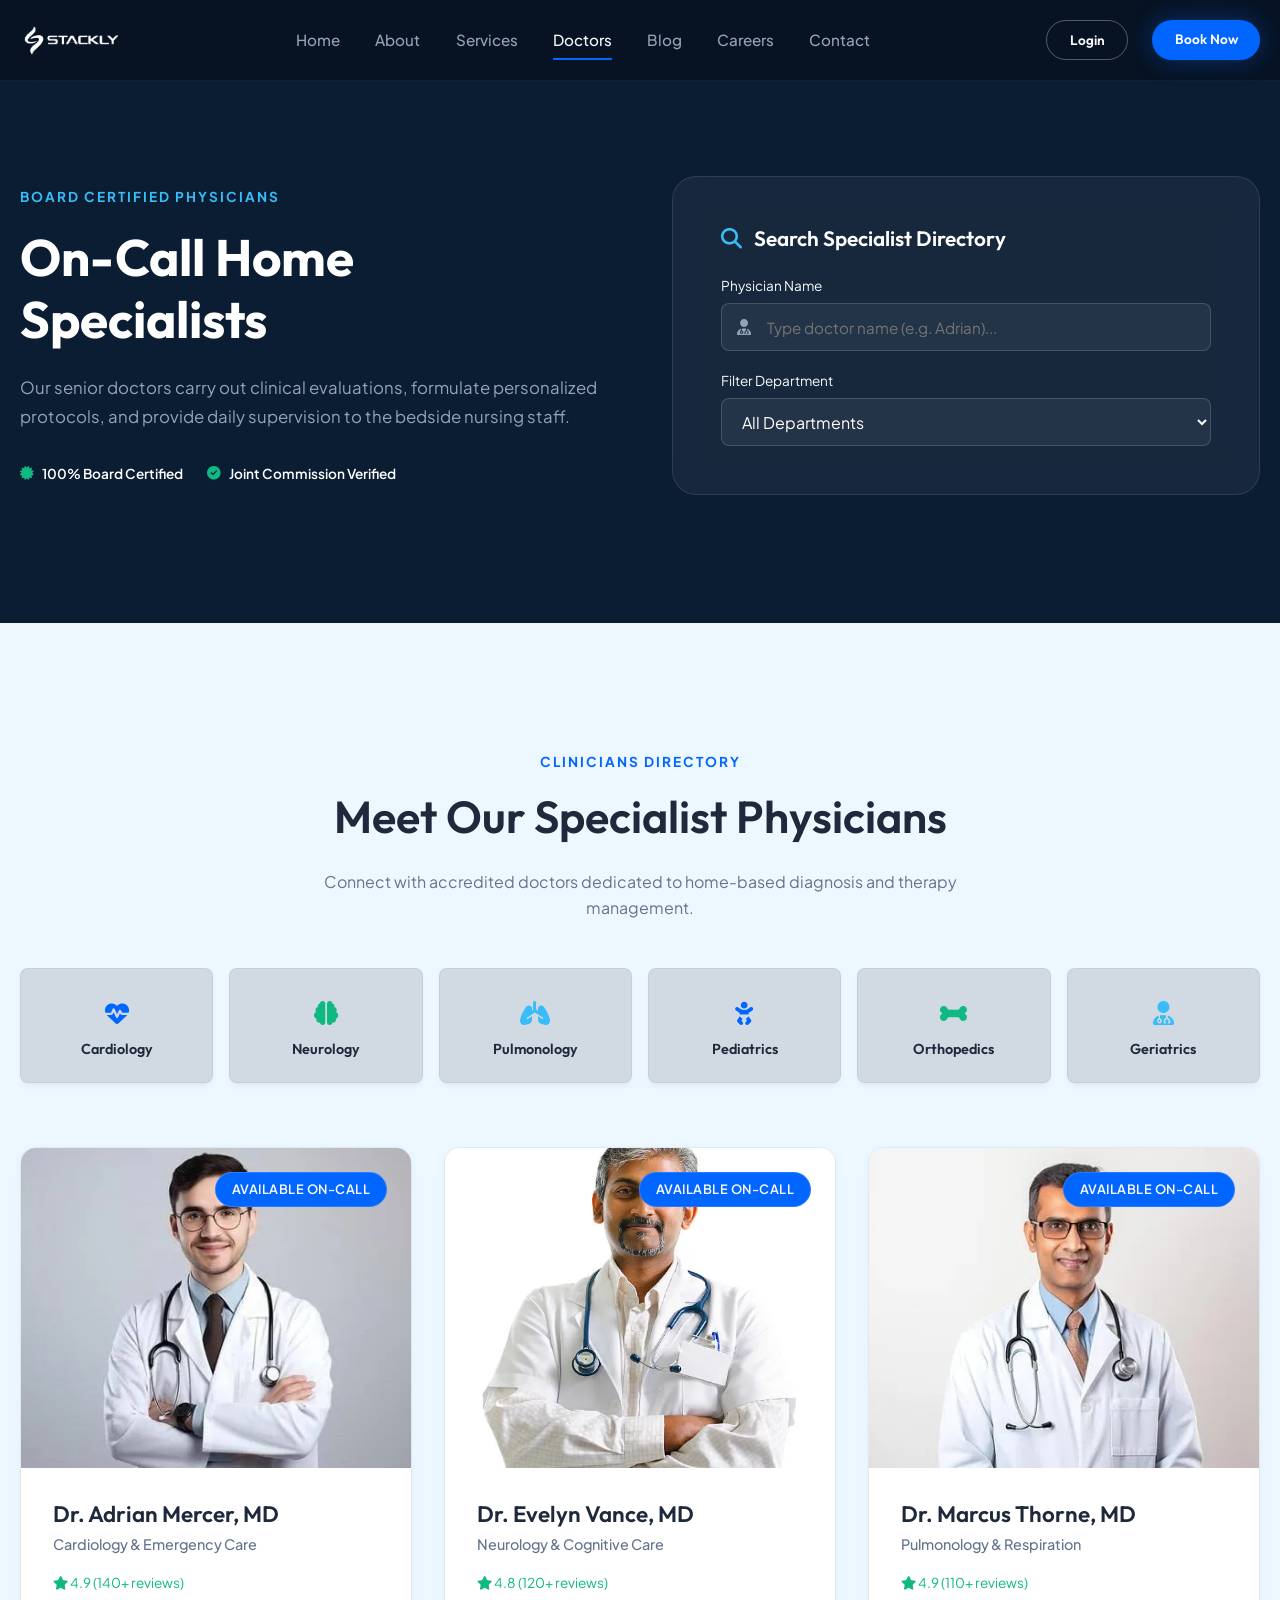
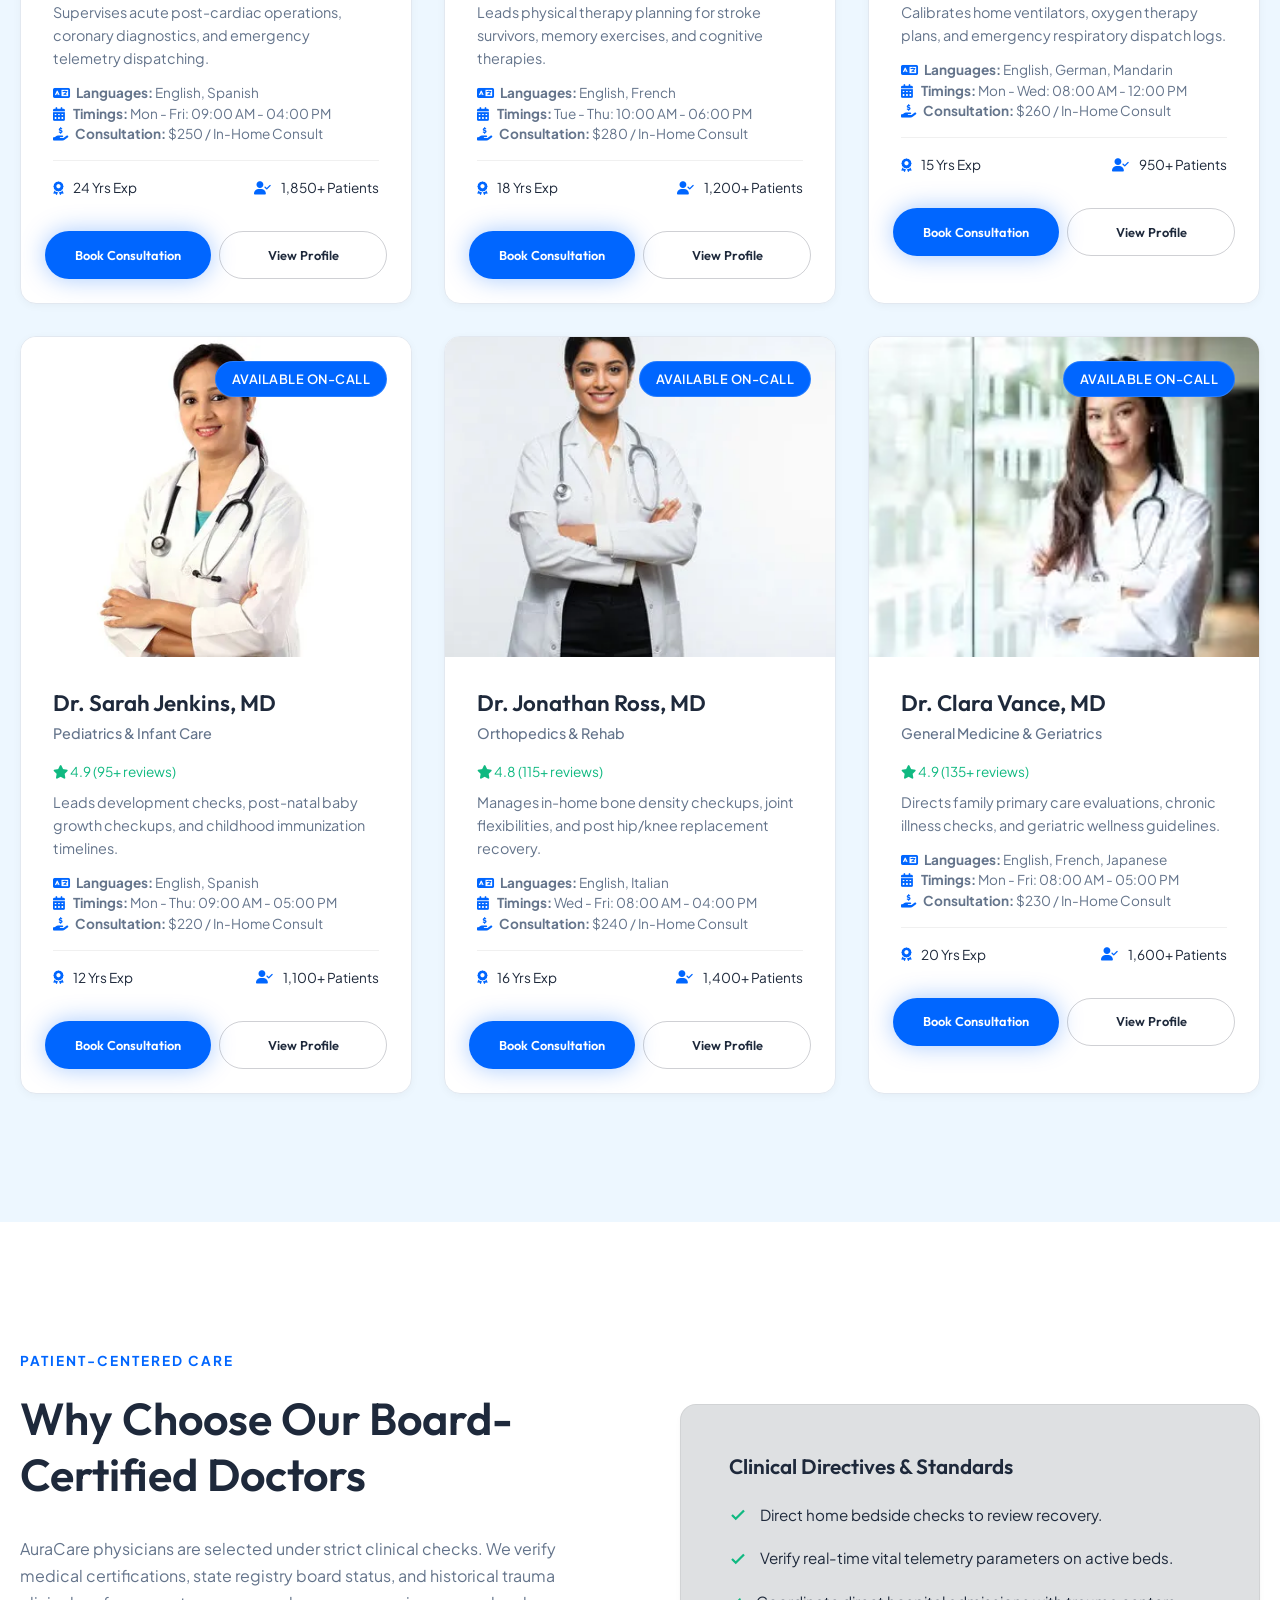
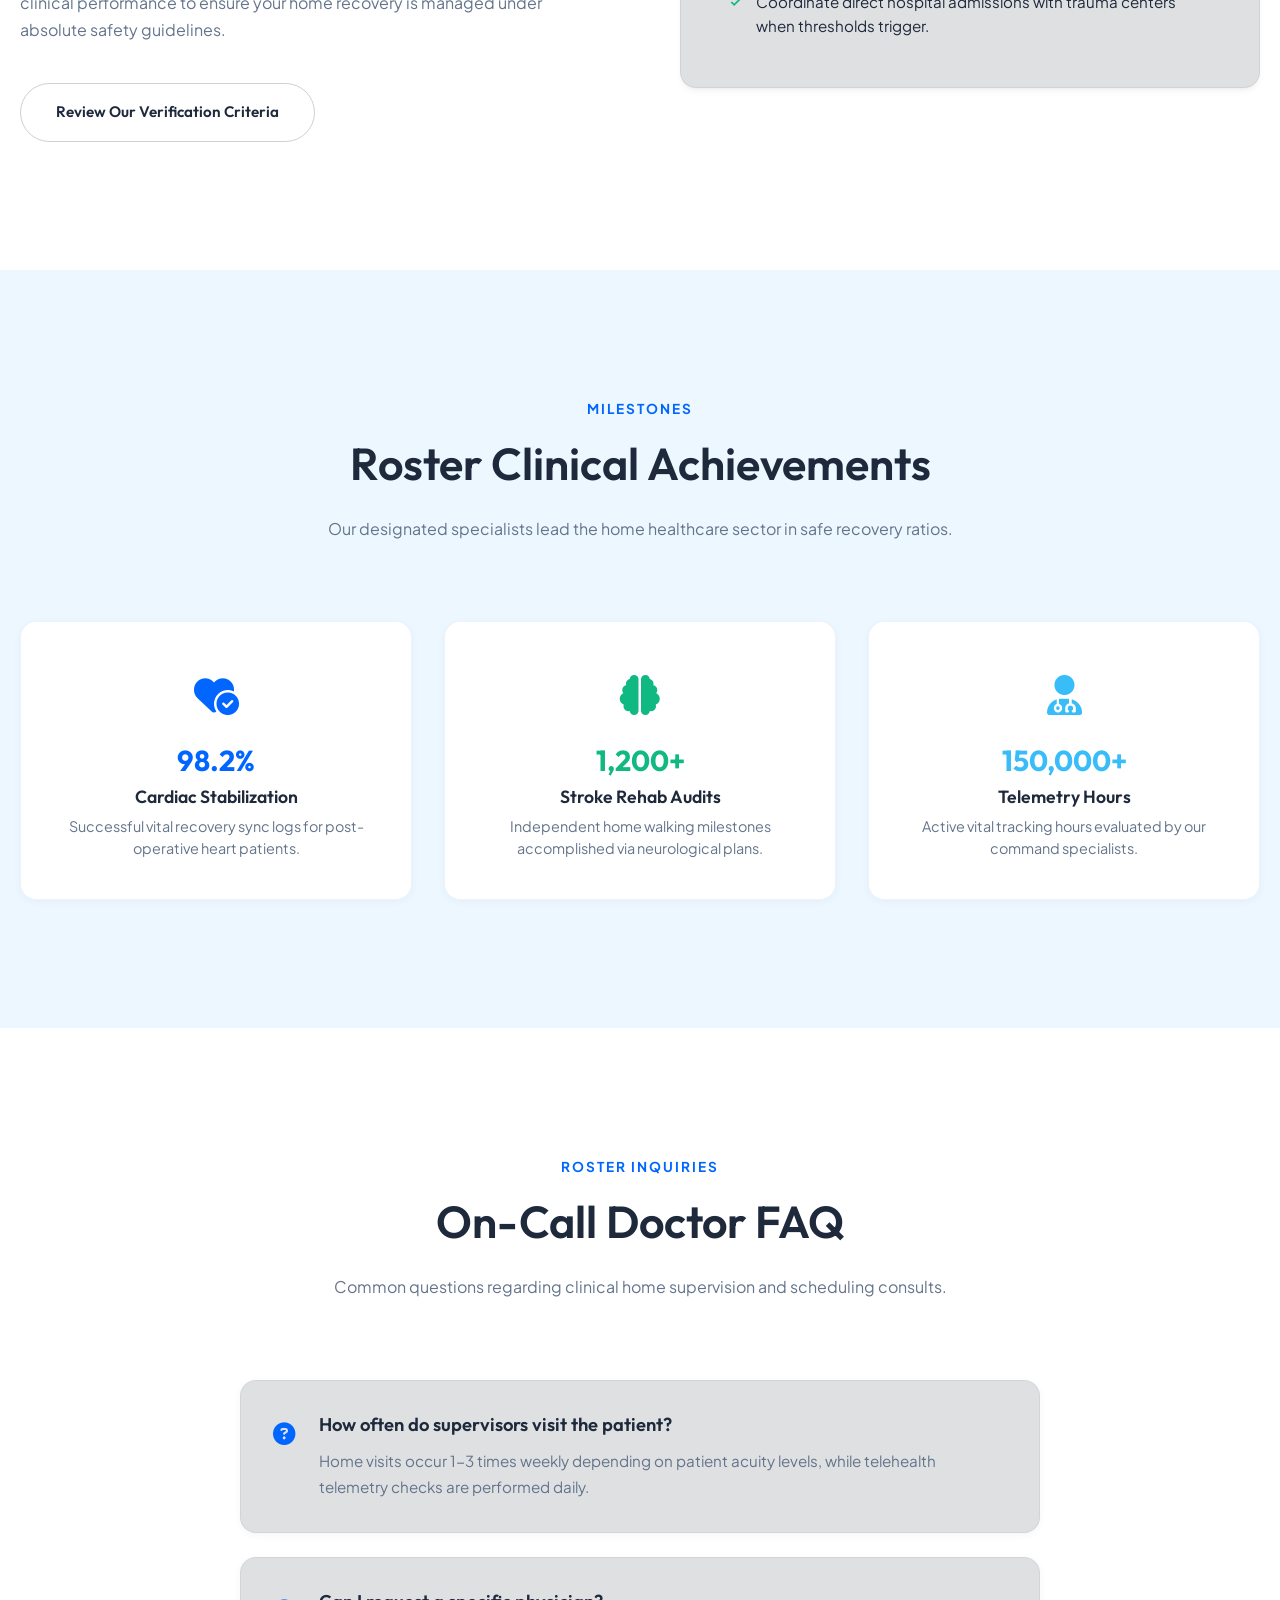
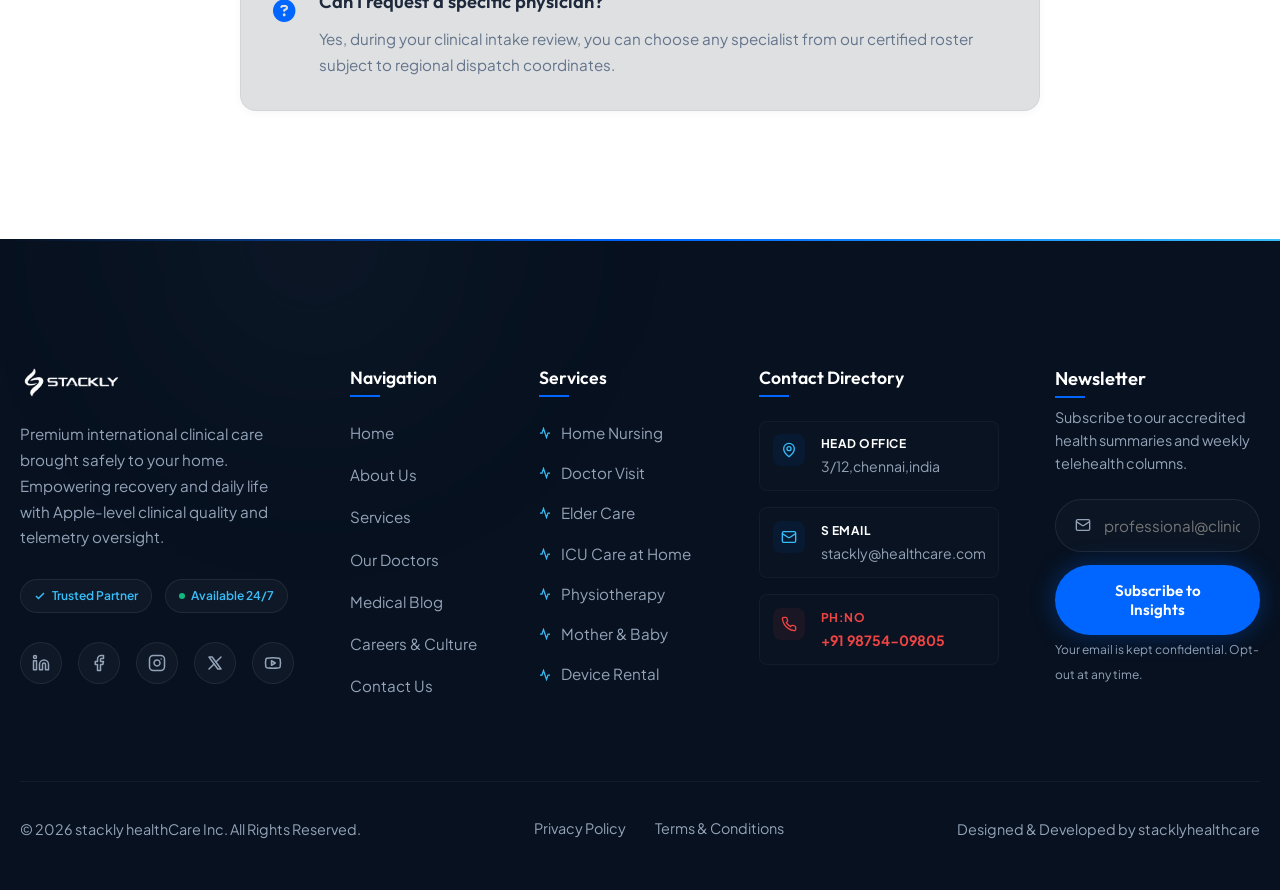
<file: doctors.html>
<!DOCTYPE html>
<html lang="en">

<head>
  <meta charset="UTF-8">
  <meta name="viewport" content="width=device-width, initial-scale=1.0">
  <title>AuraCare | Board-Certified Doctors & Telehealth Specialists</title>
  <meta name="description"
    content="View AuraCare's directory of specialist physicians, trauma experts, and geriatric doctors available for home visits and telehealth assessments.">
  <link rel="stylesheet" href="css/style.css">
  <link rel="stylesheet" href="css/components.css">
  <link rel="stylesheet" href="https://cdnjs.cloudflare.com/ajax/libs/font-awesome/6.4.0/css/all.min.css">
</head>

<body style="overflow-y: hidden;">

  <!-- PRELOADER -->
  <div id="preloader" class="preloader-overlay">
    <div class="preloader-content">
      <div class="pulse-ring"></div>
      <div class="medical-icons-container">
        <svg class="svg-preloader-graphic" viewBox="0 0 200 150">
          <rect x="70" y="20" width="60" height="90" fill="none" stroke="rgba(255,255,255,0.1)" stroke-width="2" />
          <rect x="45" y="55" width="25" height="55" fill="none" stroke="rgba(255,255,255,0.1)" stroke-width="2" />
          <rect x="130" y="55" width="25" height="55" fill="none" stroke="rgba(255,255,255,0.1)" stroke-width="2" />
          <rect x="92" y="50" width="16" height="16" rx="2" fill="none" stroke="var(--color-primary)" stroke-width="2"
            style="animation: heartbeat 2.2s infinite ease-in-out;" />
          <path d="M100 45v26M87 58h26" fill="none" stroke="var(--color-primary)" stroke-width="3"
            style="animation: heartbeat 2.2s infinite ease-in-out;" />
          <path d="M10 115 h35 l8 -22 l8 44 l8 -58 l8 36 l6 -10 h107" fill="none" stroke="var(--color-accent)"
            stroke-width="3" stroke-dasharray="350" stroke-dashoffset="350"
            style="animation: dashOffset 2.5s linear infinite; stroke-linecap: round; stroke-linejoin: round;" />
        </svg>
      </div>
      <div class="loading-progress">
        <span class="loading-text">Healthare check</span>
        <span class="loading-percent">0%</span>
        <div class="progress-bar-container">
          <div class="progress-bar-fill"></div>
        </div>
      </div>
    </div>
  </div>

  <!-- HEADER -->
  <header id="global-header" class="header "></header>

  <main>
    <!-- HERO -->
    <section class="section bg-dark-blue" style="padding-top: 11rem; padding-bottom: 8rem;">
      <div class="container grid grid-2" style="align-items: center; gap: 4rem;">

        <!-- Left: Text + Trust indicators -->
        <div class="reveal-left">
          <span
            style="color: var(--color-accent); font-weight: 700; text-transform: uppercase; letter-spacing: 2px; font-size: 0.85rem; display: block; margin-bottom: 1.2rem;">Board
            Certified Physicians</span>
          <h1 style="font-size: 3.2rem; font-weight: 700; margin-bottom: 1.5rem; color: white; line-height: 1.2;">
            On-Call Home Specialists
          </h1>
          <p style="font-size: 1.05rem; line-height: 1.7; color: var(--text-muted-light); margin-bottom: 2rem;">
            Our senior doctors carry out clinical evaluations, formulate personalized protocols, and provide daily
            supervision to the bedside nursing staff.
          </p>

          <!-- Trust Indicators -->
          <div style="display: flex; gap: 1.5rem; align-items: center; flex-wrap: wrap; margin-top: 2rem;">
            <div
              style="display: flex; align-items: center; gap: 0.5rem; font-size: 0.85rem; font-weight: 600; color: white;">
              <i class="fa-solid fa-certificate" style="color: var(--color-secondary);"></i> 100% Board Certified
            </div>
            <div
              style="display: flex; align-items: center; gap: 0.5rem; font-size: 0.85rem; font-weight: 600; color: white;">
              <i class="fa-solid fa-circle-check" style="color: var(--color-secondary);"></i> Joint Commission Verified
            </div>
          </div>
        </div>

        <!-- Right: Interactive Search Box & Department Filter Panel -->
        <div class="reveal-right">
          <div class="glass-card"
            style="background: rgba(255, 255, 255, 0.05); padding: 3rem; border-radius: var(--border-radius-lg); border: 1px solid rgba(255, 255, 255, 0.1); margin: 0;">
            <h3 style="font-size: 1.3rem; color: white; margin-bottom: 1.5rem; font-family: var(--font-heading);"><i
                class="fa-solid fa-magnifying-glass" style="color: var(--color-accent); margin-right: 8px;"></i> Search
              Specialist Directory</h3>

            <div style="display: flex; flex-direction: column; gap: 1.2rem;">
              <!-- Search Bar -->
              <div>
                <label
                  style="color: var(--text-light); font-size: 0.85rem; display: block; margin-bottom: 0.4rem;">Physician
                  Name</label>
                <div style="position: relative;">
                  <i class="fa-solid fa-user-doctor"
                    style="position: absolute; left: 1rem; top: 50%; transform: translateY(-50%); color: var(--text-muted-light);"></i>
                  <input type="text" id="doc-search" placeholder="Type doctor name (e.g. Adrian)..."
                    onkeyup="filterDoctors()"
                    style="width: 100%; height: 3rem; padding-left: 2.8rem; padding-right: 1rem; border-radius: var(--border-radius-sm); background: rgba(255,255,255,0.06); border: 1px solid rgba(255,255,255,0.15); color: white; font-size: 0.95rem;">
                </div>
              </div>

              <!-- Department Filter -->
              <div>
                <label
                  style="color: var(--text-light); font-size: 0.85rem; display: block; margin-bottom: 0.4rem;">Filter
                  Department</label>
                <select id="dept-filter" onchange="filterDoctors()"
                  style="width: 100%; height: 3rem; padding: 0 1rem; border-radius: var(--border-radius-sm); background: rgba(255,255,255,0.06); border: 1px solid rgba(255,255,255,0.15); color: white; outline: none;">
                  <option value="all">All Departments</option>
                  <option value="cardiology">Cardiology</option>
                  <option value="neurology">Neurology</option>
                  <option value="pulmonology">Pulmonology</option>
                  <option value="pediatrics">Pediatrics</option>
                  <option value="orthopedics">Orthopedics</option>
                  <option value="geriatrics">Geriatrics</option>
                </select>
              </div>
            </div>

          </div>
        </div>

      </div>
    </section>
    <!-- DOCTOR CARDS (Light Blue Background) -->
    <section class="section bg-light-blue">
      <div class="container">
        <div style="text-align: center; max-width: 700px; margin: 0 auto 3rem auto;" class="reveal">
          <span
            style="color: var(--color-primary); font-weight: 700; text-transform: uppercase; letter-spacing: 2px; font-size: 0.85rem; display: block; margin-bottom: 1rem;">Clinicians
            Directory</span>
          <h2 style="font-size: 2.8rem; margin-bottom: 1.5rem;">Meet Our Specialist Physicians</h2>
          <p>Connect with accredited doctors dedicated to home-based diagnosis and therapy management.</p>
        </div>

        <!-- Department Selector Cards -->
        <div
          style="display: grid; grid-template-columns: repeat(auto-fit, minmax(140px, 1fr)); gap: 1rem; margin-bottom: 4rem;"
          class="reveal">
          <div class="glass-card-light"
            style="background: #828a9244; padding: 1.5rem 1rem; text-align: center; border-radius: var(--border-radius-sm); border: 1px solid rgba(0,0,0,0.05); transition: var(--transition-fast); cursor: pointer;">
            <div style="color: var(--color-primary); font-size: 1.5rem; margin-bottom: 0.5rem;"><i
                class="fa-solid fa-heart-pulse"></i></div>
            <h4 style="font-size: 0.9rem; margin: 0; color: var(--text-dark); font-weight: 600;">Cardiology</h4>
          </div>
          <div class="glass-card-light"
            style="background: #828a9244; padding: 1.5rem 1rem; text-align: center; border-radius: var(--border-radius-sm); border: 1px solid rgba(0,0,0,0.05); transition: var(--transition-fast); cursor: pointer;">
            <div style="color: var(--color-secondary); font-size: 1.5rem; margin-bottom: 0.5rem;"><i
                class="fa-solid fa-brain"></i></div>
            <h4 style="font-size: 0.9rem; margin: 0; color: var(--text-dark); font-weight: 600;">Neurology</h4>
          </div>
          <div class="glass-card-light"
            style="background: #828a9244; padding: 1.5rem 1rem; text-align: center; border-radius: var(--border-radius-sm); border: 1px solid rgba(0,0,0,0.05); transition: var(--transition-fast); cursor: pointer;">
            <div style="color: var(--color-accent); font-size: 1.5rem; margin-bottom: 0.5rem;"><i
                class="fa-solid fa-lungs"></i></div>
            <h4 style="font-size: 0.9rem; margin: 0; color: var(--text-dark); font-weight: 600;">Pulmonology</h4>
          </div>
          <div class="glass-card-light"
            style="background: #828a9244; padding: 1.5rem 1rem; text-align: center; border-radius: var(--border-radius-sm); border: 1px solid rgba(0,0,0,0.05); transition: var(--transition-fast); cursor: pointer;">
            <div style="color: var(--color-primary); font-size: 1.5rem; margin-bottom: 0.5rem;"><i
                class="fa-solid fa-baby"></i></div>
            <h4 style="font-size: 0.9rem; margin: 0; color: var(--text-dark); font-weight: 600;">Pediatrics</h4>
          </div>
          <div class="glass-card-light"
            style="background: #828a9244; padding: 1.5rem 1rem; text-align: center; border-radius: var(--border-radius-sm); border: 1px solid rgba(0,0,0,0.05); transition: var(--transition-fast); cursor: pointer;">
            <div style="color: var(--color-secondary); font-size: 1.5rem; margin-bottom: 0.5rem;"><i
                class="fa-solid fa-bone"></i></div>
            <h4 style="font-size: 0.9rem; margin: 0; color: var(--text-dark); font-weight: 600;">Orthopedics</h4>
          </div>
          <div class="glass-card-light"
            style="background: #828a9244; padding: 1.5rem 1rem; text-align: center; border-radius: var(--border-radius-sm); border: 1px solid rgba(0,0,0,0.05); transition: var(--transition-fast); cursor: pointer;">
            <div style="color: var(--color-accent); font-size: 1.5rem; margin-bottom: 0.5rem;"><i
                class="fa-solid fa-user-doctor"></i></div>
            <h4 style="font-size: 0.9rem; margin: 0; color: var(--text-dark); font-weight: 600;">Geriatrics</h4>
          </div>
        </div>

        <div class="grid grid-3">
          <!-- Doctor 1 -->
          <div class="personnel-card reveal-left">
            <div class="personnel-image-wrapper">
              <img src="assets/d1.webp" alt="Profile" width="100%" height="100%">
              <span class="personnel-badge" style="background: var(--color-primary); color: white;">Available
                On-Call</span>
            </div>
            <div class="personnel-info">
              <h3 class="personnel-name">Dr. Adrian Mercer, MD</h3>
              <p class="personnel-dept">Cardiology & Emergency Care</p>
              <div style="color: var(--color-secondary); font-size: 0.85rem; margin-bottom: 0.5rem;"><i
                  class="fa-solid fa-star"></i> 4.9 (140+ reviews)</div>
              <p style="font-size: 0.9rem; line-height: 1.6; color: var(--text-muted-dark); margin-bottom: 0.8rem;">
                Supervises acute post-cardiac operations, coronary diagnostics, and emergency telemetry dispatching.
              </p>
              <div style="font-size: 0.85rem; color: var(--text-muted-dark); margin-bottom: 1rem; line-height: 1.5;">
                <i class="fa-solid fa-language" style="color: var(--color-primary); margin-right: 4px;"></i>
                <strong>Languages:</strong> English, Spanish<br>
                <i class="fa-solid fa-calendar-days" style="color: var(--color-primary); margin-right: 6px;"></i>
                <strong>Timings:</strong> Mon - Fri: 09:00 AM - 04:00 PM<br>
                <i class="fa-solid fa-hand-holding-dollar" style="color: var(--color-primary); margin-right: 5px;"></i>
                <strong>Consultation:</strong> $250 / In-Home Consult
              </div>
              <div class="personnel-meta">
                <div class="personnel-meta-item">
                  <i class="fa-solid fa-award" style="color: var(--color-primary); margin-right: 4px;"></i>
                  <span>24 Yrs Exp</span>
                </div>
                <div class="personnel-meta-item">
                  <i class="fa-solid fa-user-check" style="color: var(--color-primary); margin-right: 4px;"></i>
                  <span>1,850+ Patients</span>
                </div>
              </div>
            </div>
            <div class="personnel-cta" style="display: flex; gap: 0.5rem; padding: 0 1.5rem 1.5rem 1.5rem;">
              <a href="404.html" class="btn btn-primary ripple"
                style="flex: 1; padding: 0.8rem 0.5rem; font-size: 0.8rem; text-align: center;">Book Consultation</a>
              <a href="404.html" class="btn btn-outline-dark ripple"
                style="flex: 1; padding: 0.8rem 0.5rem; font-size: 0.8rem; text-align: center;">View Profile</a>
            </div>
          </div>

          <!-- Doctor 2 -->
          <div class="personnel-card reveal">
            <div class="personnel-image-wrapper">
              <img src="assets/d2.webp" alt="Profile" width="100%" height="100%">
              <span class="personnel-badge" style="background: var(--color-primary); color: white;">Available
                On-Call</span>
            </div>
            <div class="personnel-info">
              <h3 class="personnel-name">Dr. Evelyn Vance, MD</h3>
              <p class="personnel-dept">Neurology & Cognitive Care</p>
              <div style="color: var(--color-secondary); font-size: 0.85rem; margin-bottom: 0.5rem;"><i
                  class="fa-solid fa-star"></i> 4.8 (120+ reviews)</div>
              <p style="font-size: 0.9rem; line-height: 1.6; color: var(--text-muted-dark); margin-bottom: 0.8rem;">
                Leads physical therapy planning for stroke survivors, memory exercises, and cognitive therapies.
              </p>
              <div style="font-size: 0.85rem; color: var(--text-muted-dark); margin-bottom: 1rem; line-height: 1.5;">
                <i class="fa-solid fa-language" style="color: var(--color-primary); margin-right: 4px;"></i>
                <strong>Languages:</strong> English, French<br>
                <i class="fa-solid fa-calendar-days" style="color: var(--color-primary); margin-right: 6px;"></i>
                <strong>Timings:</strong> Tue - Thu: 10:00 AM - 06:00 PM<br>
                <i class="fa-solid fa-hand-holding-dollar" style="color: var(--color-primary); margin-right: 5px;"></i>
                <strong>Consultation:</strong> $280 / In-Home Consult
              </div>
              <div class="personnel-meta">
                <div class="personnel-meta-item">
                  <i class="fa-solid fa-award" style="color: var(--color-primary); margin-right: 4px;"></i>
                  <span>18 Yrs Exp</span>
                </div>
                <div class="personnel-meta-item">
                  <i class="fa-solid fa-user-check" style="color: var(--color-primary); margin-right: 4px;"></i>
                  <span>1,200+ Patients</span>
                </div>
              </div>
            </div>
            <div class="personnel-cta" style="display: flex; gap: 0.5rem; padding: 0 1.5rem 1.5rem 1.5rem;">
              <a href="404.html" class="btn btn-primary ripple"
                style="flex: 1; padding: 0.8rem 0.5rem; font-size: 0.8rem; text-align: center;">Book Consultation</a>
              <a href="404.html" class="btn btn-outline-dark ripple"
                style="flex: 1; padding: 0.8rem 0.5rem; font-size: 0.8rem; text-align: center;">View Profile</a>
            </div>
          </div>

          <!-- Doctor 3 -->
          <div class="personnel-card reveal-right">
            <div class="personnel-image-wrapper">
              <img src="assets/d3.webp" alt="Profile" width="100%" height="100%">
              <span class="personnel-badge" style="background: var(--color-primary); color: white;">Available
                On-Call</span>
            </div>
            <div class="personnel-info">
              <h3 class="personnel-name">Dr. Marcus Thorne, MD</h3>
              <p class="personnel-dept">Pulmonology & Respiration</p>
              <div style="color: var(--color-secondary); font-size: 0.85rem; margin-bottom: 0.5rem;"><i
                  class="fa-solid fa-star"></i> 4.9 (110+ reviews)</div>
              <p style="font-size: 0.9rem; line-height: 1.6; color: var(--text-muted-dark); margin-bottom: 0.8rem;">
                Calibrates home ventilators, oxygen therapy plans, and emergency respiratory dispatch logs.
              </p>
              <div style="font-size: 0.85rem; color: var(--text-muted-dark); margin-bottom: 1rem; line-height: 1.5;">
                <i class="fa-solid fa-language" style="color: var(--color-primary); margin-right: 4px;"></i>
                <strong>Languages:</strong> English, German, Mandarin<br>
                <i class="fa-solid fa-calendar-days" style="color: var(--color-primary); margin-right: 6px;"></i>
                <strong>Timings:</strong> Mon - Wed: 08:00 AM - 12:00 PM<br>
                <i class="fa-solid fa-hand-holding-dollar" style="color: var(--color-primary); margin-right: 5px;"></i>
                <strong>Consultation:</strong> $260 / In-Home Consult
              </div>
              <div class="personnel-meta">
                <div class="personnel-meta-item">
                  <i class="fa-solid fa-award" style="color: var(--color-primary); margin-right: 4px;"></i>
                  <span>15 Yrs Exp</span>
                </div>
                <div class="personnel-meta-item">
                  <i class="fa-solid fa-user-check" style="color: var(--color-primary); margin-right: 4px;"></i>
                  <span>950+ Patients</span>
                </div>
              </div>
            </div>
            <div class="personnel-cta" style="display: flex; gap: 0.5rem; padding: 0 1.5rem 1.5rem 1.5rem;">
              <a href="404.html" class="btn btn-primary ripple"
                style="flex: 1; padding: 0.8rem 0.5rem; font-size: 0.8rem; text-align: center;">Book Consultation</a>
              <a href="404.html" class="btn btn-outline-dark ripple"
                style="flex: 1; padding: 0.8rem 0.5rem; font-size: 0.8rem; text-align: center;">View Profile</a>
            </div>
          </div>

          <!-- Doctor 4 -->
          <div class="personnel-card reveal-left">
            <div class="personnel-image-wrapper">
              <img src="assets/d4.webp" alt="Profile" width="100%" height="100%">
              <span class="personnel-badge" style="background: var(--color-primary); color: white;">Available
                On-Call</span>
            </div>
            <div class="personnel-info">
              <h3 class="personnel-name">Dr. Sarah Jenkins, MD</h3>
              <p class="personnel-dept">Pediatrics & Infant Care</p>
              <div style="color: var(--color-secondary); font-size: 0.85rem; margin-bottom: 0.5rem;"><i
                  class="fa-solid fa-star"></i> 4.9 (95+ reviews)</div>
              <p style="font-size: 0.9rem; line-height: 1.6; color: var(--text-muted-dark); margin-bottom: 0.8rem;">
                Leads development checks, post-natal baby growth checkups, and childhood immunization timelines.
              </p>
              <div style="font-size: 0.85rem; color: var(--text-muted-dark); margin-bottom: 1rem; line-height: 1.5;">
                <i class="fa-solid fa-language" style="color: var(--color-primary); margin-right: 4px;"></i>
                <strong>Languages:</strong> English, Spanish<br>
                <i class="fa-solid fa-calendar-days" style="color: var(--color-primary); margin-right: 6px;"></i>
                <strong>Timings:</strong> Mon - Thu: 09:00 AM - 05:00 PM<br>
                <i class="fa-solid fa-hand-holding-dollar" style="color: var(--color-primary); margin-right: 5px;"></i>
                <strong>Consultation:</strong> $220 / In-Home Consult
              </div>
              <div class="personnel-meta">
                <div class="personnel-meta-item">
                  <i class="fa-solid fa-award" style="color: var(--color-primary); margin-right: 4px;"></i>
                  <span>12 Yrs Exp</span>
                </div>
                <div class="personnel-meta-item">
                  <i class="fa-solid fa-user-check" style="color: var(--color-primary); margin-right: 4px;"></i>
                  <span>1,100+ Patients</span>
                </div>
              </div>
            </div>
            <div class="personnel-cta" style="display: flex; gap: 0.5rem; padding: 0 1.5rem 1.5rem 1.5rem;">
              <a href="404.html" class="btn btn-primary ripple"
                style="flex: 1; padding: 0.8rem 0.5rem; font-size: 0.8rem; text-align: center;">Book Consultation</a>
              <a href="404.html" class="btn btn-outline-dark ripple"
                style="flex: 1; padding: 0.8rem 0.5rem; font-size: 0.8rem; text-align: center;">View Profile</a>
            </div>
          </div>

          <!-- Doctor 5 -->
          <div class="personnel-card reveal">
            <div class="personnel-image-wrapper">
              <img src="assets/d5.webp" alt="Profile" width="100%" height="100%">
              <span class="personnel-badge" style="background: var(--color-primary); color: white;">Available
                On-Call</span>
            </div>
            <div class="personnel-info">
              <h3 class="personnel-name">Dr. Jonathan Ross, MD</h3>
              <p class="personnel-dept">Orthopedics & Rehab</p>
              <div style="color: var(--color-secondary); font-size: 0.85rem; margin-bottom: 0.5rem;"><i
                  class="fa-solid fa-star"></i> 4.8 (115+ reviews)</div>
              <p style="font-size: 0.9rem; line-height: 1.6; color: var(--text-muted-dark); margin-bottom: 0.8rem;">
                Manages in-home bone density checkups, joint flexibilities, and post hip/knee replacement recovery.
              </p>
              <div style="font-size: 0.85rem; color: var(--text-muted-dark); margin-bottom: 1rem; line-height: 1.5;">
                <i class="fa-solid fa-language" style="color: var(--color-primary); margin-right: 4px;"></i>
                <strong>Languages:</strong> English, Italian<br>
                <i class="fa-solid fa-calendar-days" style="color: var(--color-primary); margin-right: 6px;"></i>
                <strong>Timings:</strong> Wed - Fri: 08:00 AM - 04:00 PM<br>
                <i class="fa-solid fa-hand-holding-dollar" style="color: var(--color-primary); margin-right: 5px;"></i>
                <strong>Consultation:</strong> $240 / In-Home Consult
              </div>
              <div class="personnel-meta">
                <div class="personnel-meta-item">
                  <i class="fa-solid fa-award" style="color: var(--color-primary); margin-right: 4px;"></i>
                  <span>16 Yrs Exp</span>
                </div>
                <div class="personnel-meta-item">
                  <i class="fa-solid fa-user-check" style="color: var(--color-primary); margin-right: 4px;"></i>
                  <span>1,400+ Patients</span>
                </div>
              </div>
            </div>
            <div class="personnel-cta" style="display: flex; gap: 0.5rem; padding: 0 1.5rem 1.5rem 1.5rem;">
              <a href="404.html" class="btn btn-primary ripple"
                style="flex: 1; padding: 0.8rem 0.5rem; font-size: 0.8rem; text-align: center;">Book Consultation</a>
              <a href="404.html" class="btn btn-outline-dark ripple"
                style="flex: 1; padding: 0.8rem 0.5rem; font-size: 0.8rem; text-align: center;">View Profile</a>
            </div>
          </div>

          <!-- Doctor 6 -->
          <div class="personnel-card reveal-right">
            <div class="personnel-image-wrapper">
              <img src="assets/d6.webp" alt="Profile" width="100%" height="100%">
              <span class="personnel-badge" style="background: var(--color-primary); color: white;">Available
                On-Call</span>
            </div>
            <div class="personnel-info">
              <h3 class="personnel-name">Dr. Clara Vance, MD</h3>
              <p class="personnel-dept">General Medicine & Geriatrics</p>
              <div style="color: var(--color-secondary); font-size: 0.85rem; margin-bottom: 0.5rem;"><i
                  class="fa-solid fa-star"></i> 4.9 (135+ reviews)</div>
              <p style="font-size: 0.9rem; line-height: 1.6; color: var(--text-muted-dark); margin-bottom: 0.8rem;">
                Directs family primary care evaluations, chronic illness checks, and geriatric wellness guidelines.
              </p>
              <div style="font-size: 0.85rem; color: var(--text-muted-dark); margin-bottom: 1rem; line-height: 1.5;">
                <i class="fa-solid fa-language" style="color: var(--color-primary); margin-right: 4px;"></i>
                <strong>Languages:</strong> English, French, Japanese<br>
                <i class="fa-solid fa-calendar-days" style="color: var(--color-primary); margin-right: 6px;"></i>
                <strong>Timings:</strong> Mon - Fri: 08:00 AM - 05:00 PM<br>
                <i class="fa-solid fa-hand-holding-dollar" style="color: var(--color-primary); margin-right: 5px;"></i>
                <strong>Consultation:</strong> $230 / In-Home Consult
              </div>
              <div class="personnel-meta">
                <div class="personnel-meta-item">
                  <i class="fa-solid fa-award" style="color: var(--color-primary); margin-right: 4px;"></i>
                  <span>20 Yrs Exp</span>
                </div>
                <div class="personnel-meta-item">
                  <i class="fa-solid fa-user-check" style="color: var(--color-primary); margin-right: 4px;"></i>
                  <span>1,600+ Patients</span>
                </div>
              </div>
            </div>
            <div class="personnel-cta" style="display: flex; gap: 0.5rem; padding: 0 1.5rem 1.5rem 1.5rem;">
              <a href="404.html" class="btn btn-primary ripple"
                style="flex: 1; padding: 0.8rem 0.5rem; font-size: 0.8rem; text-align: center;">Book Consultation</a>
              <a href="404.html" class="btn btn-outline-dark ripple"
                style="flex: 1; padding: 0.8rem 0.5rem; font-size: 0.8rem; text-align: center;">View Profile</a>
            </div>
          </div>
        </div>
      </div>
    </section>

    <!-- SECTION 2: STANDARDS & WHY CHOOSE US (Pure White Background) -->
    <section class="section bg-soft-white">
      <div class="container grid grid-2" style="gap: 5rem; align-items: center;">
        <div class="reveal-left">
          <span
            style="color: var(--color-primary); font-weight: 700; text-transform: uppercase; letter-spacing: 2px; font-size: 0.85rem; display: block; margin-bottom: 1.2rem;">Patient-Centered
            Care</span>
          <h2 style="font-size: 2.8rem; margin-bottom: 2rem;">Why Choose Our Board-Certified Doctors</h2>
          <p style="margin-bottom: 2.5rem; line-height: 1.7;">
            AuraCare physicians are selected under strict clinical checks. We verify medical certifications, state
            registry board status, and historical trauma clinical performance to ensure your home recovery is managed
            under absolute safety guidelines.
          </p>
          <a href="404.html" class="btn btn-outline-dark">Review Our Verification Criteria</a>
        </div>
        <div class="reveal-right">
          <div class="glass-card-light" style="background: #828a9244; border-color: rgba(0,0,0,0.06); padding: 3rem;">
            <h3 style="font-size: 1.3rem; margin-bottom: 1.5rem;">Clinical Directives & Standards</h3>
            <ul style="display: flex; flex-direction: column; gap: 1.2rem; font-size: 0.95rem; line-height: 1.6;">
              <li style="display: flex; gap: 0.8rem;">
                <svg width="18" height="18" viewBox="0 0 24 24" fill="none" stroke="var(--color-secondary)"
                  stroke-width="3" style="margin-top: 0.2rem;">
                  <polyline points="20 6 9 17 4 12" />
                </svg>
                <span>Direct home bedside checks to review recovery.</span>
              </li>
              <li style="display: flex; gap: 0.8rem;">
                <svg width="18" height="18" viewBox="0 0 24 24" fill="none" stroke="var(--color-secondary)"
                  stroke-width="3" style="margin-top: 0.2rem;">
                  <polyline points="20 6 9 17 4 12" />
                </svg>
                <span>Verify real-time vital telemetry parameters on active beds.</span>
              </li>
              <li style="display: flex; gap: 0.8rem;">
                <svg width="18" height="18" viewBox="0 0 24 24" fill="none" stroke="var(--color-secondary)"
                  stroke-width="3" style="margin-top: 0.2rem;">
                  <polyline points="20 6 9 17 4 12" />
                </svg>
                <span>Coordinate direct hospital admissions with trauma centers when thresholds trigger.</span>
              </li>
            </ul>
          </div>
        </div>
      </div>
    </section>

    <!-- CLINICAL ACHIEVEMENTS (Soft Light Blue Background) -->
    <section class="section bg-light-blue">
      <div class="container">
        <div style="text-align: center; max-width: 700px; margin: 0 auto 5rem auto;" class="reveal">
          <span
            style="color: var(--color-primary); font-weight: 700; text-transform: uppercase; letter-spacing: 2px; font-size: 0.85rem; display: block; margin-bottom: 1rem;">Milestones</span>
          <h2 style="font-size: 2.8rem; margin-bottom: 1.5rem;">Roster Clinical Achievements</h2>
          <p>Our designated specialists lead the home healthcare sector in safe recovery ratios.</p>
        </div>

        <div class="grid grid-3" style="gap: 2rem;">
          <div class="glass-card-light reveal-left"
            style="background: white; padding: 2.5rem; border-radius: var(--border-radius-md); box-shadow: var(--shadow-sm); text-align: center;">
            <div style="color: var(--color-primary); font-size: 2.5rem; margin-bottom: 1rem;"><i
                class="fa-solid fa-heart-circle-check"></i></div>
            <h3 style="font-size: 1.8rem; font-weight: 700; color: var(--color-primary); margin-bottom: 0.5rem;">98.2%
            </h3>
            <h4 style="font-size: 1.1rem; font-weight: 600; margin-bottom: 0.5rem; color: var(--text-dark);">Cardiac
              Stabilization</h4>
            <p style="font-size: 0.9rem; color: var(--text-muted-dark); line-height: 1.5; margin: 0;">Successful vital
              recovery sync logs for post-operative heart patients.</p>
          </div>
          <div class="glass-card-light reveal"
            style="background: white; padding: 2.5rem; border-radius: var(--border-radius-md); box-shadow: var(--shadow-sm); text-align: center;">
            <div style="color: var(--color-secondary); font-size: 2.5rem; margin-bottom: 1rem;"><i
                class="fa-solid fa-brain"></i></div>
            <h3 style="font-size: 1.8rem; font-weight: 700; color: var(--color-secondary); margin-bottom: 0.5rem;">
              1,200+</h3>
            <h4 style="font-size: 1.1rem; font-weight: 600; margin-bottom: 0.5rem; color: var(--text-dark);">Stroke
              Rehab Audits</h4>
            <p style="font-size: 0.9rem; color: var(--text-muted-dark); line-height: 1.5; margin: 0;">Independent home
              walking milestones accomplished via neurological plans.</p>
          </div>
          <div class="glass-card-light reveal-right"
            style="background: white; padding: 2.5rem; border-radius: var(--border-radius-md); box-shadow: var(--shadow-sm); text-align: center;">
            <div style="color: var(--color-accent); font-size: 2.5rem; margin-bottom: 1rem;"><i
                class="fa-solid fa-user-doctor"></i></div>
            <h3 style="font-size: 1.8rem; font-weight: 700; color: var(--color-accent); margin-bottom: 0.5rem;">150,000+
            </h3>
            <h4 style="font-size: 1.1rem; font-weight: 600; margin-bottom: 0.5rem; color: var(--text-dark);">Telemetry
              Hours</h4>
            <p style="font-size: 0.9rem; color: var(--text-muted-dark); line-height: 1.5; margin: 0;">Active vital
              tracking hours evaluated by our command specialists.</p>
          </div>
        </div>
      </div>
    </section>

    <!-- ON-CALL DOCTORS FAQ (Pure White Background) -->
    <section class="section bg-soft-white">
      <div class="container">
        <div style="text-align: center; max-width: 700px; margin: 0 auto 5rem auto;" class="reveal">
          <span
            style="color: var(--color-primary); font-weight: 700; text-transform: uppercase; letter-spacing: 2px; font-size: 0.85rem; display: block; margin-bottom: 1rem;">Roster
            Inquiries</span>
          <h2 style="font-size: 2.8rem; margin-bottom: 1.5rem;">On-Call Doctor FAQ</h2>
          <p>Common questions regarding clinical home supervision and scheduling consults.</p>
        </div>

        <div style="max-width: 800px; margin: 0 auto; display: grid; gap: 1.5rem;" class="reveal">
          <div class="glass-card-light"
            style="background: #828a9244; padding: 2rem; border-radius: var(--border-radius-md); box-shadow: var(--shadow-sm); display: flex; gap: 1.5rem; align-items: flex-start; border: 1px solid rgba(0,0,0,0.05);">
            <div style="color: var(--color-primary); font-size: 1.4rem; margin-top: 0.2rem;"><i
                class="fa-solid fa-circle-question"></i></div>
            <div>
              <h4 style="font-size: 1.15rem; font-weight: 600; margin-bottom: 0.8rem; color: var(--text-dark);">How
                often do supervisors visit the patient?</h4>
              <p style="font-size: 0.95rem; line-height: 1.7; color: var(--text-muted-dark); margin: 0;">
                Home visits occur 1-3 times weekly depending on patient acuity levels, while telehealth telemetry checks
                are performed daily.
              </p>
            </div>
          </div>
          <div class="glass-card-light"
            style="background: #828a9244; padding: 2rem; border-radius: var(--border-radius-md); box-shadow: var(--shadow-sm); display: flex; gap: 1.5rem; align-items: flex-start; border: 1px solid rgba(0,0,0,0.05);">
            <div style="color: var(--color-primary); font-size: 1.4rem; margin-top: 0.2rem;"><i
                class="fa-solid fa-circle-question"></i></div>
            <div>
              <h4 style="font-size: 1.15rem; font-weight: 600; margin-bottom: 0.8rem; color: var(--text-dark);">Can I
                request a specific physician?</h4>
              <p style="font-size: 0.95rem; line-height: 1.7; color: var(--text-muted-dark); margin: 0;">
                Yes, during your clinical intake review, you can choose any specialist from our certified roster subject
                to regional dispatch coordinates.
              </p>
            </div>
          </div>
        </div>
      </div>
    </section>
  </main>

  <!-- FOOTER -->
  <footer id="global-footer" class="footer"></footer>

  <script src="js/main.js"></script>
  <script>
    function filterDoctors() {
      const searchVal = document.getElementById('doc-search')?.value.toLowerCase() || '';
      const deptVal = document.getElementById('dept-filter')?.value.toLowerCase() || 'all';
      const cards = document.querySelectorAll('.personnel-card');

      cards.forEach(card => {
        const nameEl = card.querySelector('.personnel-name');
        const deptEl = card.querySelector('.personnel-dept');

        if (!nameEl || !deptEl) return;

        const name = nameEl.textContent.toLowerCase();
        const dept = deptEl.textContent.toLowerCase();

        const matchesSearch = name.includes(searchVal) || dept.includes(searchVal);
        const matchesDept = deptVal === 'all' || dept.includes(deptVal);

        if (matchesSearch && matchesDept) {
          card.style.setProperty('display', 'block', 'important');
        } else {
          card.style.setProperty('display', 'none', 'important');
        }
      });
    }
  </script>
</body>

</html>
</file>
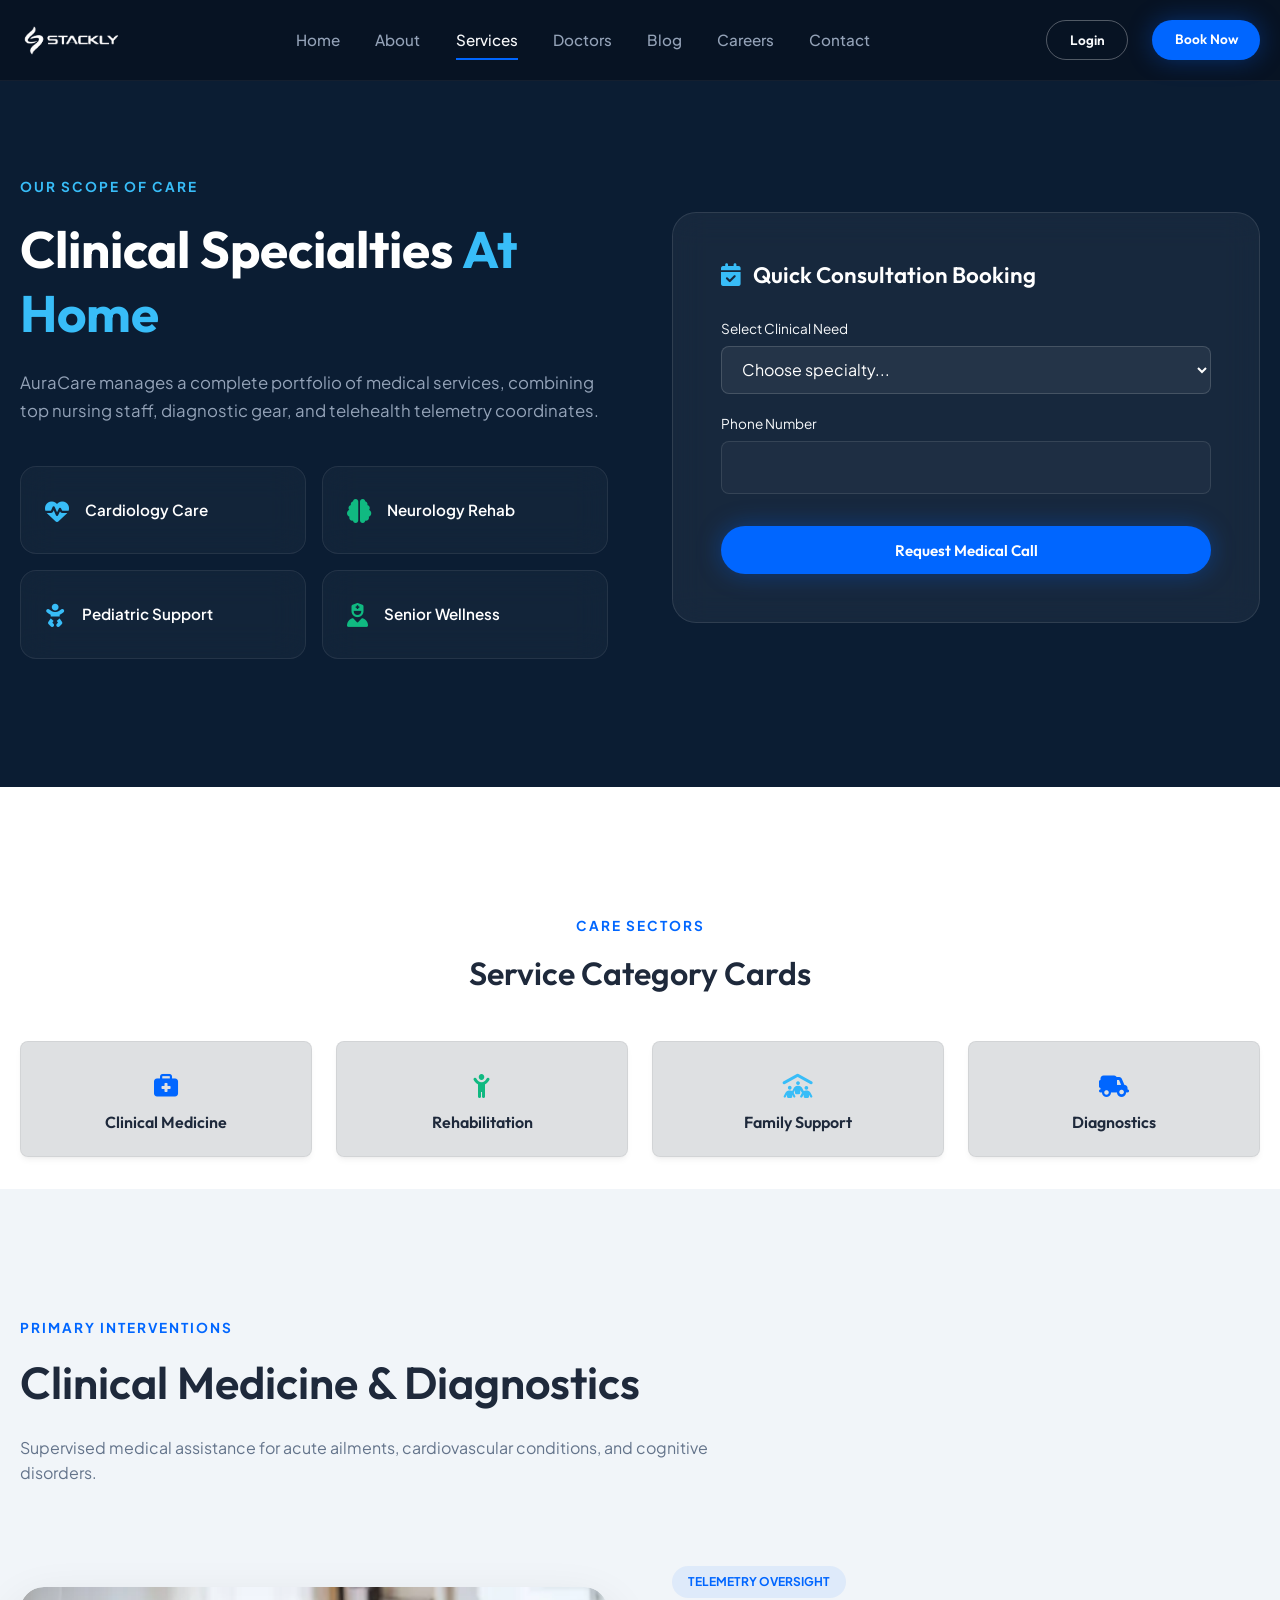
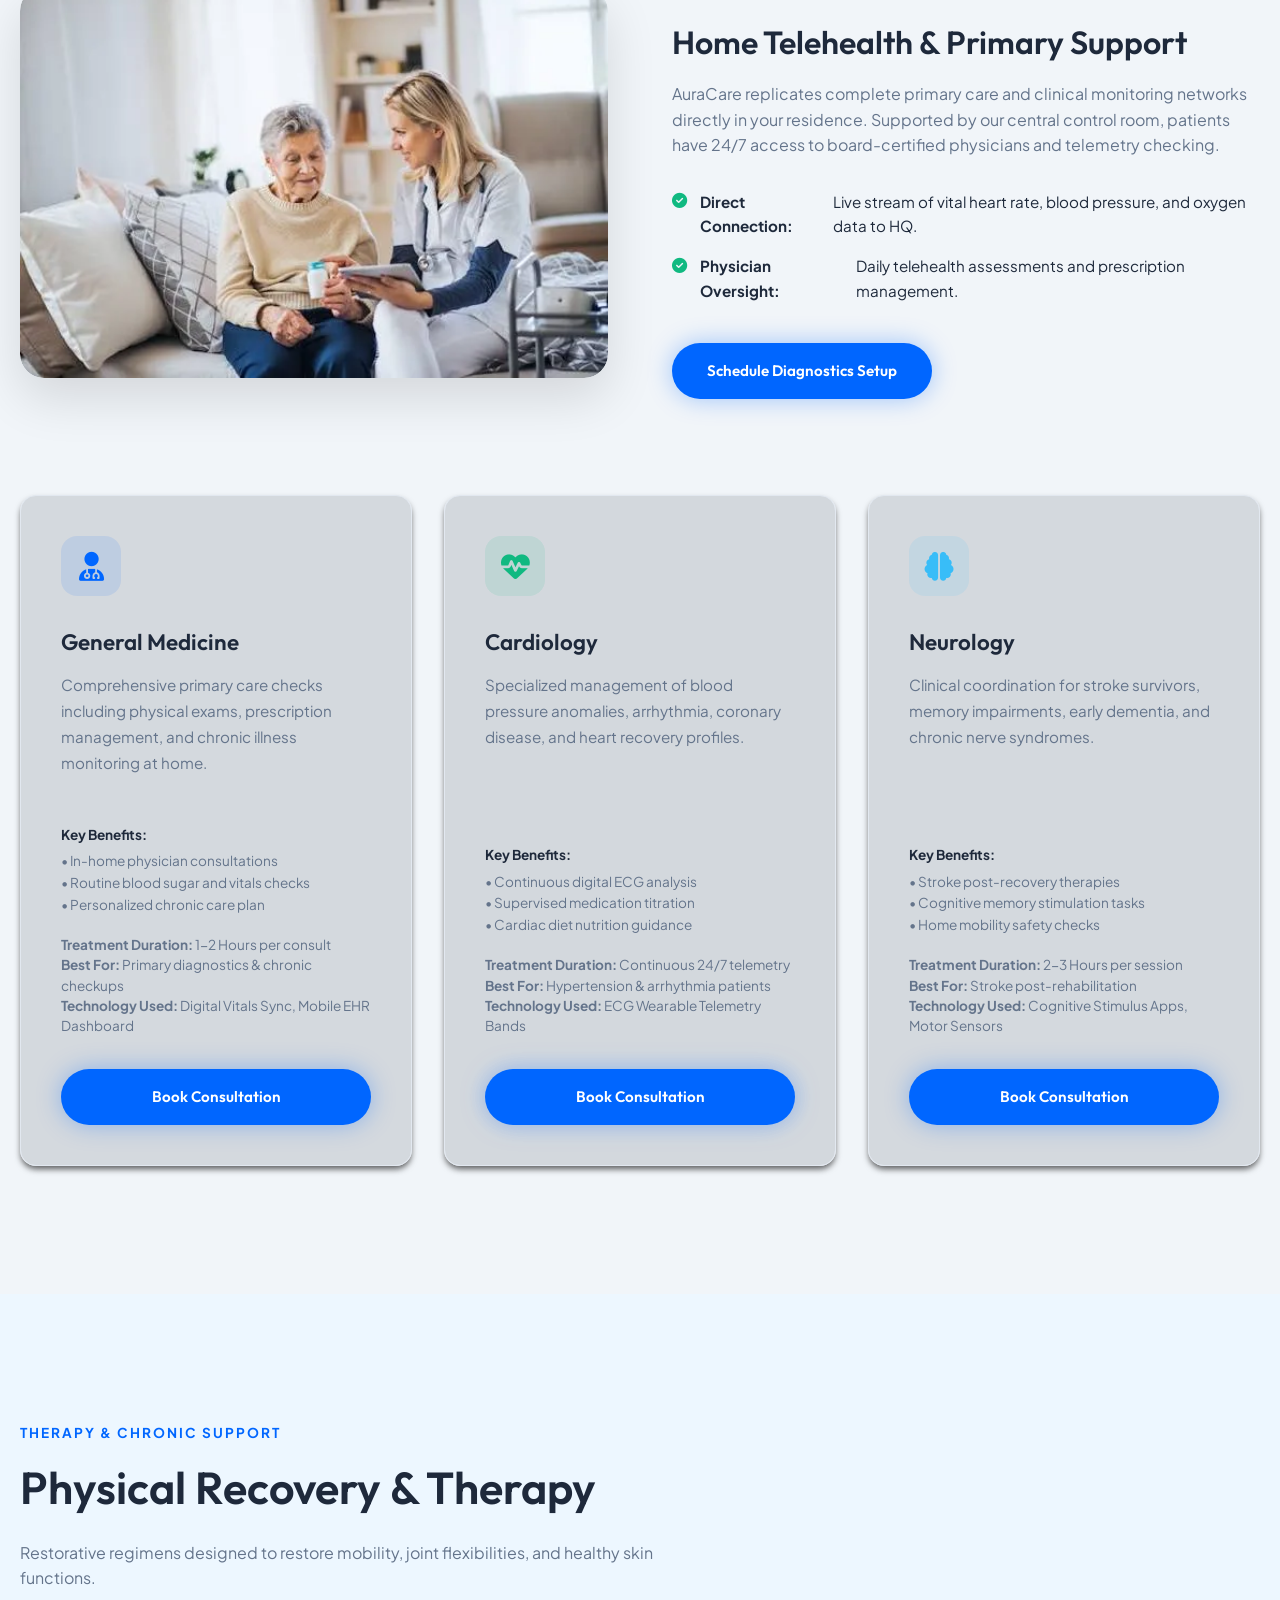
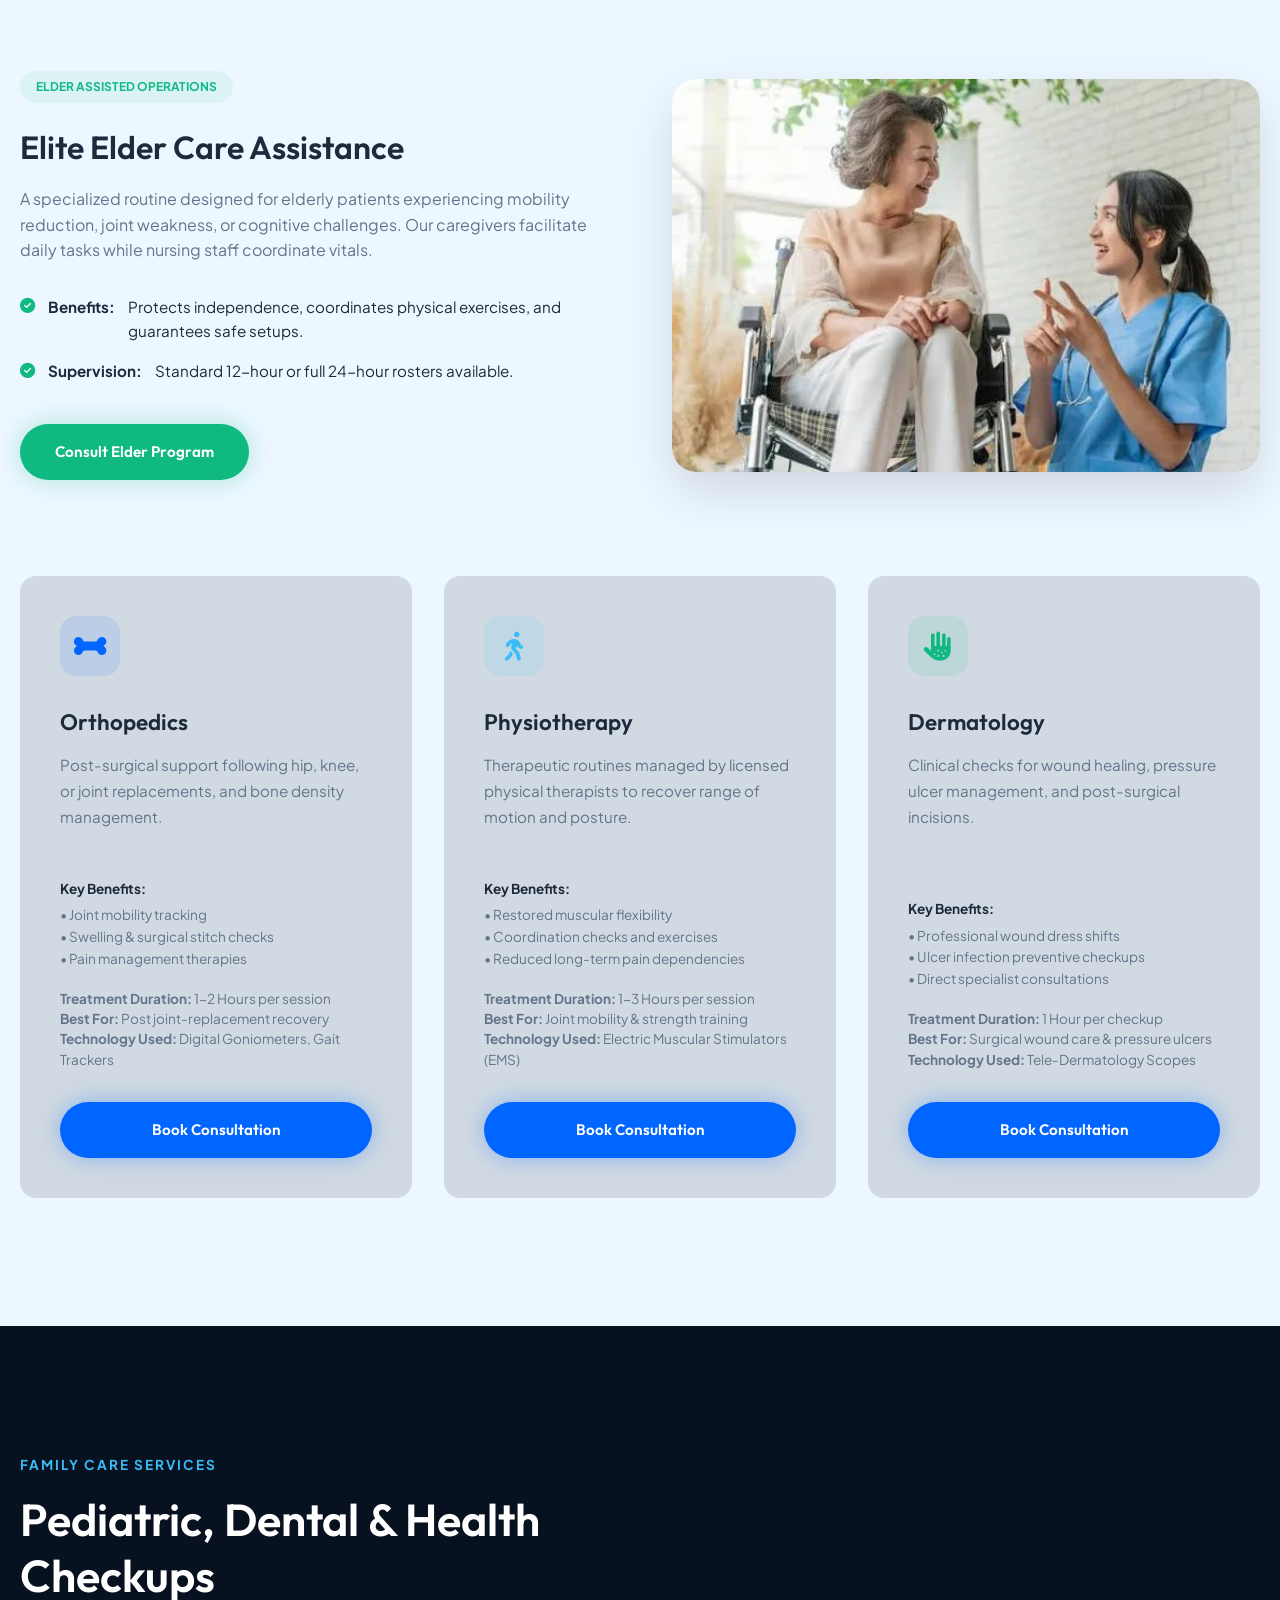
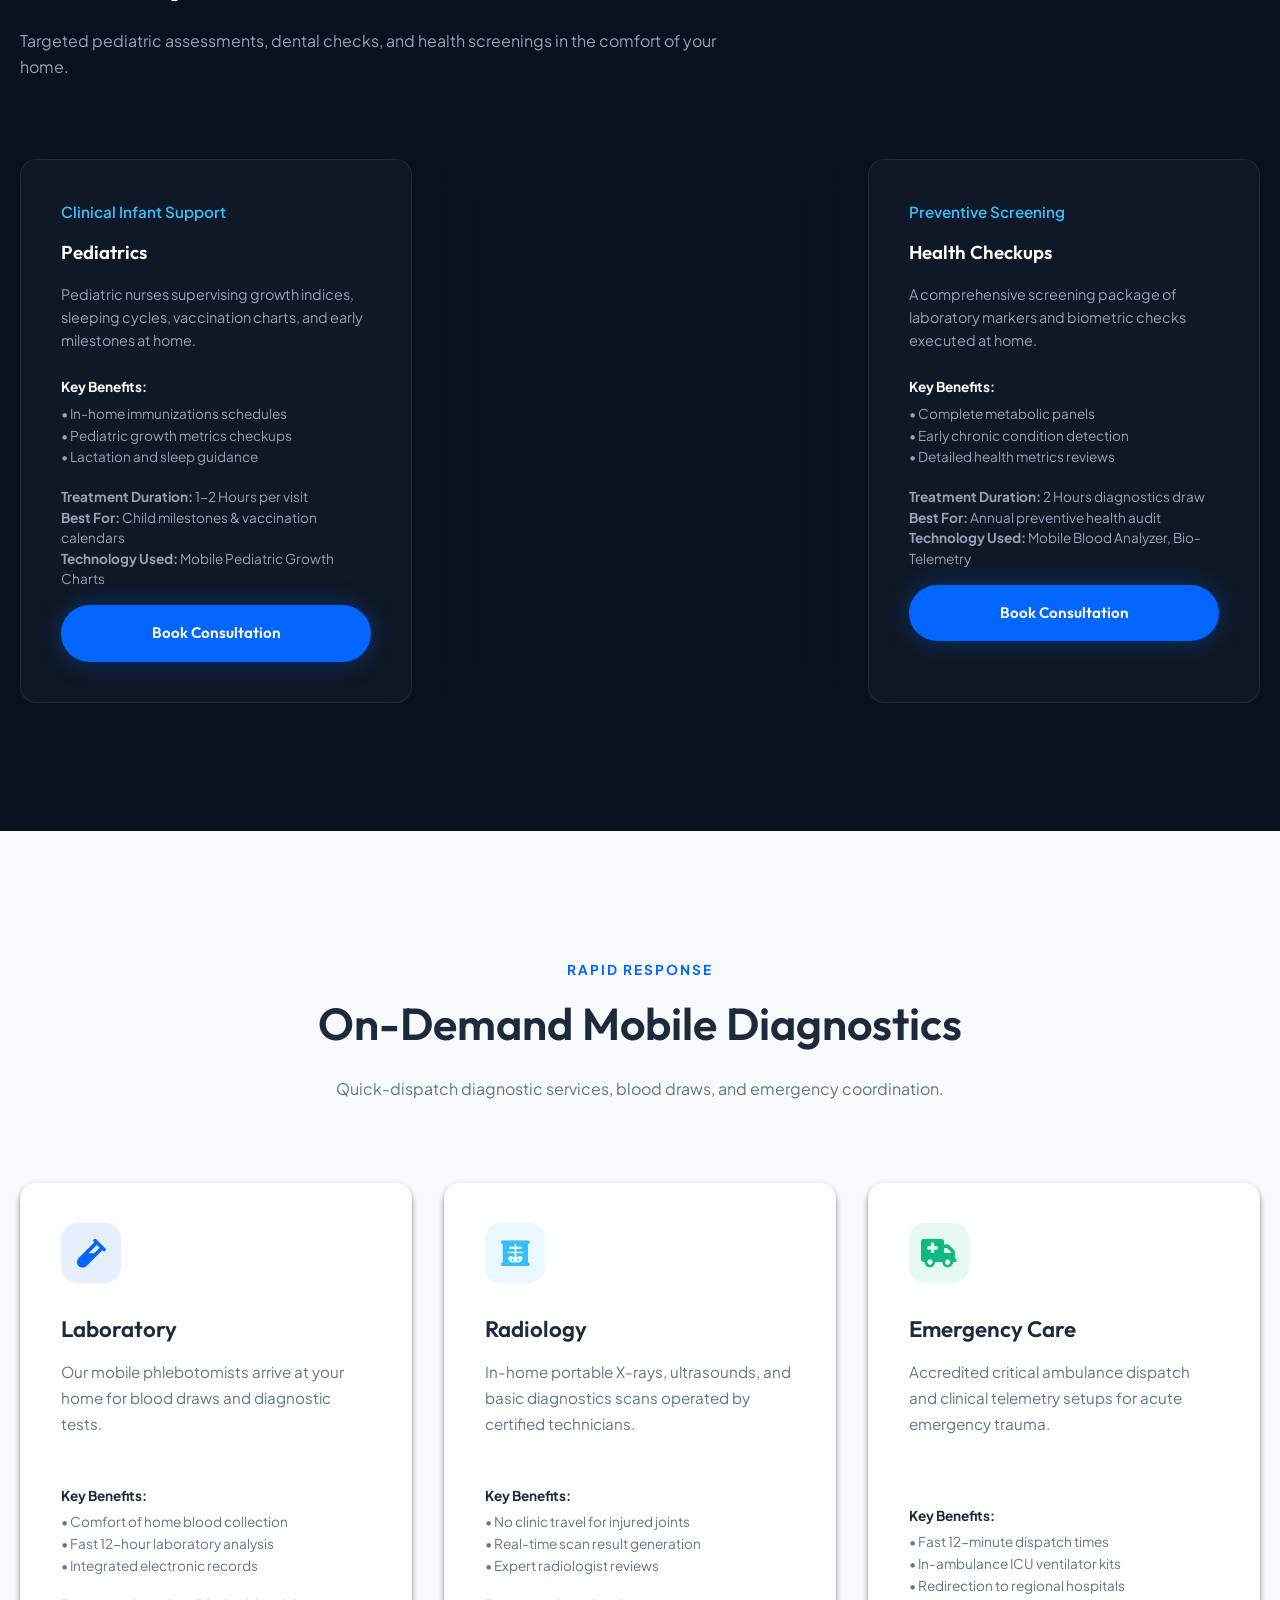
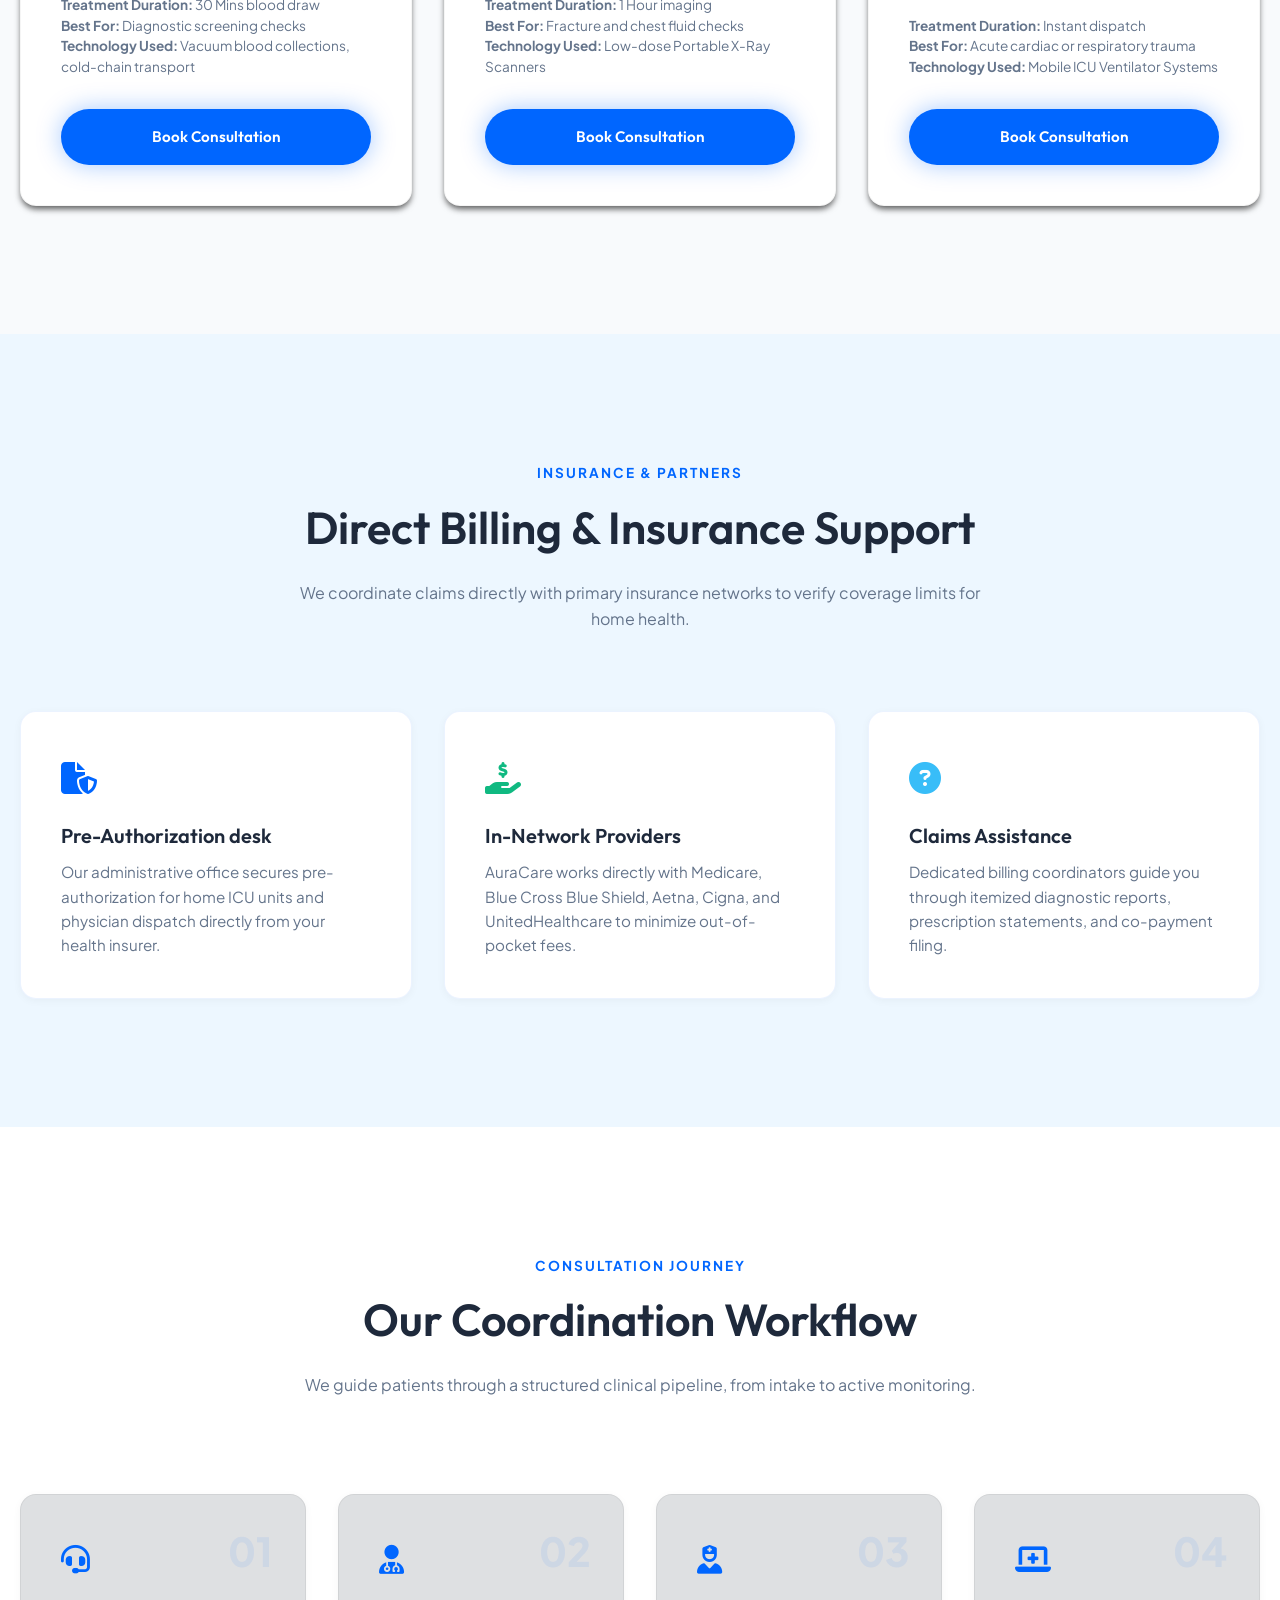
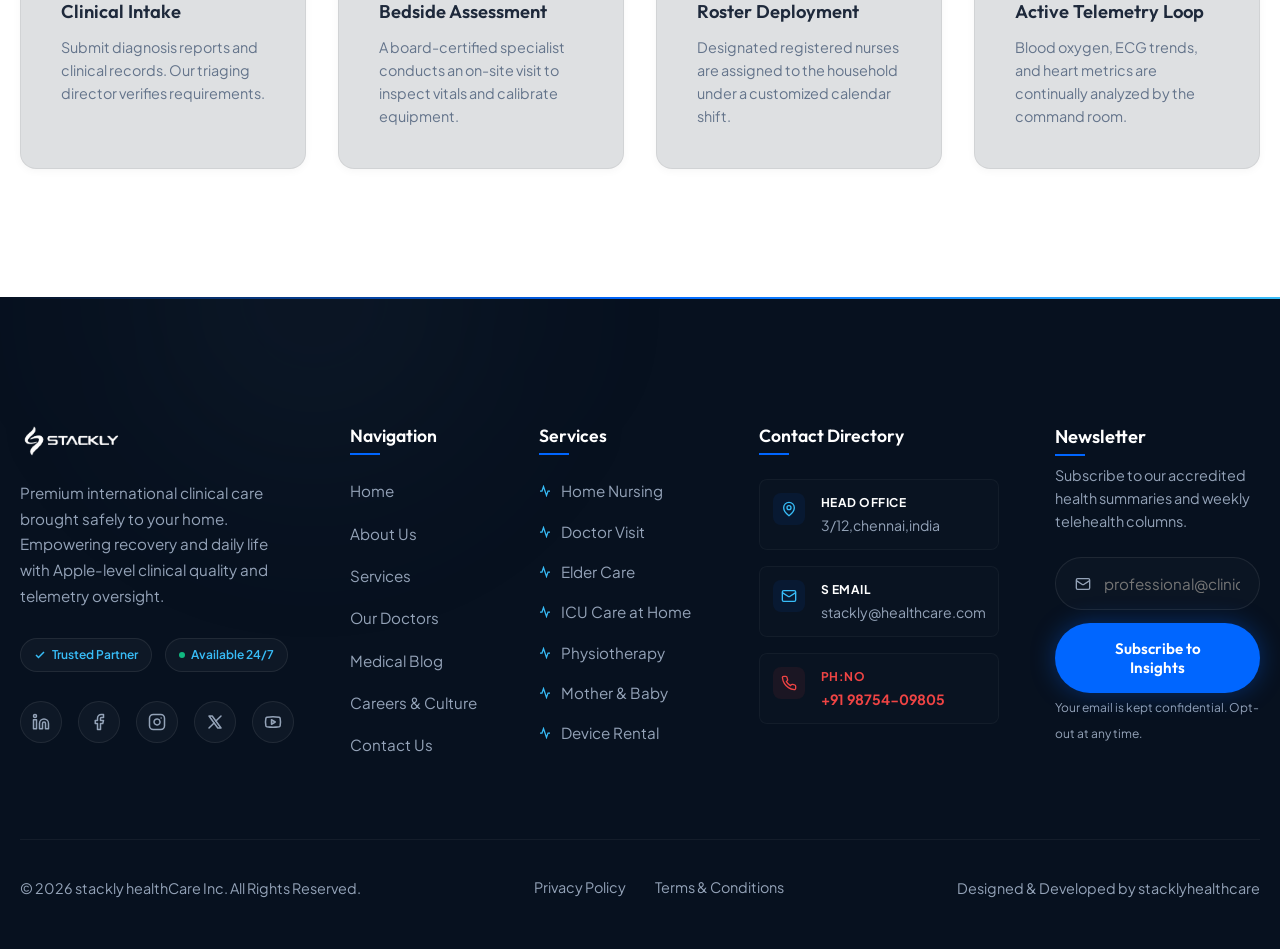
<file: services.html>
<!DOCTYPE html>
<html lang="en">

<head>
  <meta charset="UTF-8">
  <meta name="viewport" content="width=device-width, initial-scale=1.0">
  <title>AuraCare | Clinical Services, ICU Systems & Elder Care Programs</title>
  <meta name="description"
    content="Explore AuraCare's home ICU setups, physical therapy sessions, clinical mother care, medical device rentals, and laboratory collection services.">
  <link rel="stylesheet" href="css/style.css">
  <link rel="stylesheet" href="css/components.css">
  <link rel="stylesheet" href="https://cdnjs.cloudflare.com/ajax/libs/font-awesome/6.4.0/css/all.min.css">
</head>

<body style="overflow-y: hidden;">

  <!-- PRELOADER -->
  <div id="preloader" class="preloader-overlay">
    <div class="preloader-content">
      <div class="pulse-ring"></div>
      <div class="medical-icons-container">
        <svg class="svg-preloader-graphic" viewBox="0 0 200 150">
          <rect x="70" y="20" width="60" height="90" fill="none" stroke="rgba(255,255,255,0.1)" stroke-width="2" />
          <rect x="45" y="55" width="25" height="55" fill="none" stroke="rgba(255,255,255,0.1)" stroke-width="2" />
          <rect x="130" y="55" width="25" height="55" fill="none" stroke="rgba(255,255,255,0.1)" stroke-width="2" />
          <rect x="92" y="50" width="16" height="16" rx="2" fill="none" stroke="var(--color-primary)" stroke-width="2"
            style="animation: heartbeat 2.2s infinite ease-in-out;" />
          <path d="M100 45v26M87 58h26" fill="none" stroke="var(--color-primary)" stroke-width="3"
            style="animation: heartbeat 2.2s infinite ease-in-out;" />
          <path d="M10 115 h35 l8 -22 l8 44 l8 -58 l8 36 l6 -10 h107" fill="none" stroke="var(--color-accent)"
            stroke-width="3" stroke-dasharray="350" stroke-dashoffset="350"
            style="animation: dashOffset 2.5s linear infinite; stroke-linecap: round; stroke-linejoin: round;" />
        </svg>
      </div>
      <div class="loading-progress">
        <span class="loading-text">Healthare check</span>
        <span class="loading-percent">0%</span>
        <div class="progress-bar-container">
          <div class="progress-bar-fill"></div>
        </div>
      </div>
    </div>
  </div>

  <!-- HEADER -->
  <header id="global-header" class="header"></header>

  <main>
    <!-- HERO (Dark Blue Background) -->
    <section class="section bg-dark-blue" style="padding-top: 11rem; padding-bottom: 8rem;">
      <div class="container grid grid-2" style="align-items: center; gap: 4rem;">

        <!-- Left: Card-based category floating triggers -->
        <div class="reveal-left">
          <span
            style="color: var(--color-accent); font-weight: 700; text-transform: uppercase; letter-spacing: 2px; font-size: 0.85rem; display: block; margin-bottom: 1.2rem;">Our
            Scope of Care</span>
          <h1 style="font-size: 3.2rem; font-weight: 700; margin-bottom: 1.5rem; color: white; line-height: 1.25;">
            Clinical Specialties <span style="color: var(--color-accent);">At Home</span>
          </h1>
          <p style="font-size: 1.05rem; line-height: 1.7; color: var(--text-muted-light); margin-bottom: 2.5rem;">
            AuraCare manages a complete portfolio of medical services, combining top nursing staff, diagnostic gear, and
            telehealth telemetry coordinates.
          </p>

          <!-- Floating Category Cards -->
          <div style="display: grid; grid-template-columns: 1fr 1fr; gap: 1rem;">
            <div class="glass-card"
              style="padding: 1.5rem; display: flex; align-items: center; gap: 1rem; margin: 0; background: rgba(255,255,255,0.03);">
              <div style="color: var(--color-accent); font-size: 1.5rem;"><i class="fa-solid fa-heart-pulse"></i></div>
              <span style="color: white; font-weight: 600; font-size: 0.95rem;">Cardiology Care</span>
            </div>
            <div class="glass-card"
              style="padding: 1.5rem; display: flex; align-items: center; gap: 1rem; margin: 0; background: rgba(255,255,255,0.03);">
              <div style="color: var(--color-secondary); font-size: 1.5rem;"><i class="fa-solid fa-brain"></i></div>
              <span style="color: white; font-weight: 600; font-size: 0.95rem;">Neurology Rehab</span>
            </div>
            <div class="glass-card"
              style="padding: 1.5rem; display: flex; align-items: center; gap: 1rem; margin: 0; background: rgba(255,255,255,0.03);">
              <div style="color: var(--color-accent); font-size: 1.5rem;"><i class="fa-solid fa-baby"></i></div>
              <span style="color: white; font-weight: 600; font-size: 0.95rem;">Pediatric Support</span>
            </div>
            <div class="glass-card"
              style="padding: 1.5rem; display: flex; align-items: center; gap: 1rem; margin: 0; background: rgba(255,255,255,0.03);">
              <div style="color: var(--color-secondary); font-size: 1.5rem;"><i class="fa-solid fa-user-nurse"></i>
              </div>
              <span style="color: white; font-weight: 600; font-size: 0.95rem;">Senior Wellness</span>
            </div>
          </div>
        </div>

        <!-- Right: Quick Appointment Panel Form -->
        <div class="reveal-right">
          <div class="glass-card"
            style="background: rgba(255, 255, 255, 0.05); padding: 3rem; border-radius: var(--border-radius-lg); border: 1px solid rgba(255, 255, 255, 0.1); margin: 0;">
            <h3 style="font-size: 1.4rem; color: white; margin-bottom: 1.8rem; font-family: var(--font-heading);"><i
                class="fa-solid fa-calendar-check" style="color: var(--color-accent); margin-right: 8px;"></i> Quick
              Consultation Booking</h3>
            <form
              onsubmit="event.preventDefault(); showToast('Consultation request queued. Callback in 10 minutes.'); this.reset();"
              style="display: flex; flex-direction: column; gap: 1.2rem;">
              <div>
                <label
                  style="color: var(--text-light); font-size: 0.85rem; display: block; margin-bottom: 0.4rem;">Select
                  Clinical Need</label>
                <select
                  style="width: 100%; height: 3rem; padding: 0 1rem; border-radius: var(--border-radius-sm); background: rgba(255,255,255,0.06); border: 1px solid rgba(255,255,255,0.15); color: white; outline: none;"
                  required>
                  <option value="" disabled selected style="background: var(--bg-slate-navy);">Choose specialty...
                  </option>
                  <option value="cardiology" style="background: var(--bg-slate-navy);">Cardiology Setup</option>
                  <option value="neurology" style="background: var(--bg-slate-navy);">Neurology Stroke Rehab</option>
                  <option value="geriatrics" style="background: var(--bg-slate-navy);">Geriatrics & Elderly Care
                  </option>
                  <option value="infusion" style="background: var(--bg-slate-navy);">Home Diagnostics / Bloods</option>
                </select>
              </div>
              <div>
                <label
                  style="color: var(--text-light); font-size: 0.85rem; display: block; margin-bottom: 0.4rem;">Phone
                  Number</label>
                <input
  type="tel"
  class="form-control"
  inputmode="numeric"
  maxlength="10"
  oninput="this.value=this.value.replace(/\D/g,'')"
  style="background: rgba(255,255,255,0.03); border-color: rgba(255,255,255,0.1); color: white;"
  required>
              </div>
<button type="button" class="btn btn-primary ripple"
  onclick="window.location.href='404.html'"
  style="width: 100%; margin-top: 0.8rem; height: 3rem;">
  Request Medical Call
</button>
            </form>
          </div>
        </div>

      </div>
    </section>
    <!-- SERVICE CATEGORIES BADGES (Pure White Background) -->
    <section class="section bg-soft-white" style="padding-bottom: 2rem;">
      <div class="container">
        <div style="text-align: center; max-width: 700px; margin: 0 auto 3rem auto;" class="reveal">
          <span
            style="color: var(--color-primary); font-weight: 700; text-transform: uppercase; letter-spacing: 2px; font-size: 0.85rem; display: block; margin-bottom: 1rem;">Care
            Sectors</span>
          <h2 style="font-size: 2rem; margin-bottom: 0.5rem;">Service Category Cards</h2>
        </div>
        <div class="grid grid-4" style="gap: 1.5rem;">
          <div class="glass-card-light reveal-left"
            style="background: #828a9244; padding: 1.5rem; text-align: center; border-radius: var(--border-radius-sm); border: 1px solid rgba(0,0,0,0.05); transition: var(--transition-fast);">
            <div style="color: var(--color-primary); font-size: 1.5rem; margin-bottom: 0.5rem;"><i
                class="fa-solid fa-briefcase-medical"></i></div>
            <h4 style="font-size: 1rem; margin: 0; color: var(--text-dark);">Clinical Medicine</h4>
          </div>
          <div class="glass-card-light reveal"
            style="background: #828a9244; padding: 1.5rem; text-align: center; border-radius: var(--border-radius-sm); border: 1px solid rgba(0,0,0,0.05); transition: var(--transition-fast);">
            <div style="color: var(--color-secondary); font-size: 1.5rem; margin-bottom: 0.5rem;"><i
                class="fa-solid fa-child-reaching"></i></div>
            <h4 style="font-size: 1rem; margin: 0; color: var(--text-dark);">Rehabilitation</h4>
          </div>
          <div class="glass-card-light reveal"
            style="background: #828a9244; padding: 1.5rem; text-align: center; border-radius: var(--border-radius-sm); border: 1px solid rgba(0,0,0,0.05); transition: var(--transition-fast);">
            <div style="color: var(--color-accent); font-size: 1.5rem; margin-bottom: 0.5rem;"><i
                class="fa-solid fa-people-roof"></i></div>
            <h4 style="font-size: 1rem; margin: 0; color: var(--text-dark);">Family Support</h4>
          </div>
          <div class="glass-card-light reveal-right"
            style="background: #828a9244; padding: 1.5rem; text-align: center; border-radius: var(--border-radius-sm); border: 1px solid rgba(0,0,0,0.05); transition: var(--transition-fast);">
            <div style="color: var(--color-primary); font-size: 1.5rem; margin-bottom: 0.5rem;"><i
                class="fa-solid fa-truck-field"></i></div>
            <h4 style="font-size: 1rem; margin: 0; color: var(--text-dark);">Diagnostics</h4>
          </div>
        </div>
      </div>
    </section>

    <!-- SECTION 1: CLINICAL MEDICINE & DIAGNOSTICS (Pure White Background) -->
    <section id="icu" class="section bg-soft-white">
      <div class="container">
        <div style="max-width: 700px; margin-bottom: 5rem;" class="reveal">
          <span
            style="color: var(--color-primary); font-weight: 700; text-transform: uppercase; letter-spacing: 2px; font-size: 0.85rem; display: block; margin-bottom: 1rem;">Primary
            Interventions</span>
          <h2 style="font-size: 2.8rem; margin-bottom: 1.5rem;">Clinical Medicine & Diagnostics</h2>
          <p>Supervised medical assistance for acute ailments, cardiovascular conditions, and cognitive disorders.</p>
        </div>

        <div class="grid grid-2" style="gap: 4rem; align-items: center; margin-bottom: 6rem;">
          <div class="reveal-left">
            <div style="border-radius: var(--border-radius-lg); overflow: hidden; box-shadow: var(--shadow-lg);">
              <img src="assets/s1.webp" alt="Clinical telemetry monitors and hospital bed at home"
                style="width: 100%; border-radius: var(--border-radius-lg);">
            </div>
          </div>
          <div class="reveal-right">
            <span
              style="background-color: rgba(0, 102, 255, 0.08); color: var(--color-primary); font-weight: 700; padding: 0.4rem 1rem; border-radius: var(--border-pill); font-size: 0.75rem; text-transform: uppercase; display: inline-block; margin-bottom: 1.5rem;">Telemetry
              Oversight</span>
            <h3 style="font-size: 2rem; margin-bottom: 1.2rem;">Home Telehealth & Primary Support</h3>
            <p style="margin-bottom: 2rem;">AuraCare replicates complete primary care and clinical monitoring networks
              directly in your residence. Supported by our central control room, patients have 24/7 access to
              board-certified physicians and telemetry checking.</p>
            <ul style="display: flex; flex-direction: column; gap: 1rem; margin-bottom: 2.5rem; font-size: 0.95rem;">
              <li style="display: flex; gap: 0.8rem;"><i class="fa-solid fa-circle-check"
                  style="color: var(--color-secondary); margin-top: 0.2rem;"></i> <strong>Direct Connection:</strong>
                Live stream of vital heart rate, blood pressure, and oxygen data to HQ.</li>
              <li style="display: flex; gap: 0.8rem;"><i class="fa-solid fa-circle-check"
                  style="color: var(--color-secondary); margin-top: 0.2rem;"></i> <strong>Physician Oversight:</strong>
                Daily telehealth assessments and prescription management.</li>
            </ul>
            <a href="404.html" class="btn btn-primary ripple">Schedule Diagnostics Setup</a>
          </div>
        </div>

        <div class="grid grid-3">
          <!-- General Medicine -->
          <div class="service-card reveal-left">
            <div class="service-card-icon icon-blue">
              <i class="fa-solid fa-user-doctor"></i>
            </div>
            <h3>General Medicine</h3>
            <p>Comprehensive primary care checks including physical exams, prescription management, and chronic illness
              monitoring at home.</p>
            <div style="font-size: 0.85rem; color: var(--text-muted-dark); margin: 1.2rem 0; line-height: 1.6;">
              <strong style="color: var(--text-dark); display: block; margin-bottom: 0.3rem;">Key Benefits:</strong>
              • In-home physician consultations<br>
              • Routine blood sugar and vitals checks<br>
              • Personalized chronic care plan
            </div>
            <div style="font-size: 0.85rem; color: var(--text-muted-dark); margin-bottom: 1rem; line-height: 1.5;">
              <strong>Treatment Duration:</strong> 1-2 Hours per consult<br>
              <strong>Best For:</strong> Primary diagnostics & chronic checkups<br>
              <strong>Technology Used:</strong> Digital Vitals Sync, Mobile EHR Dashboard
            </div>
            <a href="404.html" class="btn btn-primary btn-sm ripple"
              style="width: 100%; text-align: center; display: block; margin-top: 1rem;">Book Consultation</a>
          </div>
          <!-- Cardiology -->
          <div class="service-card reveal">
            <div class="service-card-icon icon-emerald">
              <i class="fa-solid fa-heart-pulse"></i>
            </div>
            <h3>Cardiology</h3>
            <p>Specialized management of blood pressure anomalies, arrhythmia, coronary disease, and heart recovery
              profiles.</p>
            <div style="font-size: 0.85rem; color: var(--text-muted-dark); margin: 1.2rem 0; line-height: 1.6;">
              <strong style="color: var(--text-dark); display: block; margin-bottom: 0.3rem;">Key Benefits:</strong>
              • Continuous digital ECG analysis<br>
              • Supervised medication titration<br>
              • Cardiac diet nutrition guidance
            </div>
            <div style="font-size: 0.85rem; color: var(--text-muted-dark); margin-bottom: 1rem; line-height: 1.5;">
              <strong>Treatment Duration:</strong> Continuous 24/7 telemetry<br>
              <strong>Best For:</strong> Hypertension & arrhythmia patients<br>
              <strong>Technology Used:</strong> ECG Wearable Telemetry Bands
            </div>
            <a href="404.html" class="btn btn-primary btn-sm ripple"
              style="width: 100%; text-align: center; display: block; margin-top: 1rem;">Book Consultation</a>
          </div>
          <!-- Neurology -->
          <div class="service-card reveal-right">
            <div class="service-card-icon icon-sky">
              <i class="fa-solid fa-brain"></i>
            </div>
            <h3>Neurology</h3>
            <p>Clinical coordination for stroke survivors, memory impairments, early dementia, and chronic nerve
              syndromes.</p>
            <div style="font-size: 0.85rem; color: var(--text-muted-dark); margin: 1.2rem 0; line-height: 1.6;">
              <strong style="color: var(--text-dark); display: block; margin-bottom: 0.3rem;">Key Benefits:</strong>
              • Stroke post-recovery therapies<br>
              • Cognitive memory stimulation tasks<br>
              • Home mobility safety checks
            </div>
            <div style="font-size: 0.85rem; color: var(--text-muted-dark); margin-bottom: 1rem; line-height: 1.5;">
              <strong>Treatment Duration:</strong> 2-3 Hours per session<br>
              <strong>Best For:</strong> Stroke post-rehabilitation<br>
              <strong>Technology Used:</strong> Cognitive Stimulus Apps, Motor Sensors
            </div>
            <a href="404.html" class="btn btn-primary btn-sm ripple"
              style="width: 100%; text-align: center; display: block; margin-top: 1rem;">Book Consultation</a>
          </div>
        </div>
      </div>
    </section>

    <!-- SECTION 2: PHYSICAL RECOVERY & THERAPY (Soft Light Blue Background) -->
    <section class="section bg-light-blue">
      <div class="container">
        <div style="max-width: 700px; margin-bottom: 5rem;" class="reveal">
          <span
            style="color: var(--color-primary); font-weight: 700; text-transform: uppercase; letter-spacing: 2px; font-size: 0.85rem; display: block; margin-bottom: 1rem;">Therapy
            & Chronic Support</span>
          <h2 style="font-size: 2.8rem; margin-bottom: 1.5rem;">Physical Recovery & Therapy</h2>
          <p>Restorative regimens designed to restore mobility, joint flexibilities, and healthy skin functions.</p>
        </div>

        <div class="grid grid-2" style="gap: 4rem; align-items: center; margin-bottom: 6rem;">
          <div class="reveal-left">
            <span
              style="background-color: rgba(16, 185, 129, 0.08); color: var(--color-secondary); font-weight: 700; padding: 0.4rem 1rem; border-radius: var(--border-pill); font-size: 0.75rem; text-transform: uppercase; display: inline-block; margin-bottom: 1.5rem;">Elder
              Assisted Operations</span>
            <h3 style="font-size: 2rem; margin-bottom: 1.2rem;">Elite Elder Care Assistance</h3>
            <p style="margin-bottom: 2rem;">A specialized routine designed for elderly patients experiencing mobility
              reduction, joint weakness, or cognitive challenges. Our caregivers facilitate daily tasks while nursing
              staff coordinate vitals.</p>
            <ul style="display: flex; flex-direction: column; gap: 1rem; margin-bottom: 2.5rem; font-size: 0.95rem;">
              <li style="display: flex; gap: 0.8rem;"><i class="fa-solid fa-circle-check"
                  style="color: var(--color-secondary); margin-top: 0.2rem;"></i> <strong>Benefits:</strong> Protects
                independence, coordinates physical exercises, and guarantees safe setups.</li>
              <li style="display: flex; gap: 0.8rem;"><i class="fa-solid fa-circle-check"
                  style="color: var(--color-secondary); margin-top: 0.2rem;"></i> <strong>Supervision:</strong> Standard
                12-hour or full 24-hour rosters available.</li>
            </ul>
            <a href="404.html" class="btn btn-secondary ripple">Consult Elder Program</a>
          </div>
          <div class="reveal-right">
            <div style="border-radius: var(--border-radius-lg); overflow: hidden; box-shadow: var(--shadow-lg);">
              <img src="assets/s2.webp" alt="Support caregiver smiling with senior client"
                style="width: 100%; border-radius: var(--border-radius-lg);">
            </div>
          </div>
        </div>

        <div class="grid grid-3">
          <!-- Orthopedics -->
          <div class="service-card reveal-left" style="background: #828a9244;">
            <div class="service-card-icon icon-blue">
              <i class="fa-solid fa-bone"></i>
            </div>
            <h3>Orthopedics</h3>
            <p>Post-surgical support following hip, knee, or joint replacements, and bone density management.</p>
            <div style="font-size: 0.85rem; color: var(--text-muted-dark); margin: 1.2rem 0; line-height: 1.6;">
              <strong style="color: var(--text-dark); display: block; margin-bottom: 0.3rem;">Key Benefits:</strong>
              • Joint mobility tracking<br>
              • Swelling & surgical stitch checks<br>
              • Pain management therapies
            </div>
            <div style="font-size: 0.85rem; color: var(--text-muted-dark); margin-bottom: 1rem; line-height: 1.5;">
              <strong>Treatment Duration:</strong> 1-2 Hours per session<br>
              <strong>Best For:</strong> Post joint-replacement recovery<br>
              <strong>Technology Used:</strong> Digital Goniometers, Gait Trackers
            </div>
            <a href="404.html" class="btn btn-primary btn-sm ripple"
              style="width: 100%; text-align: center; display: block; margin-top: 1rem;">Book Consultation</a>
          </div>
          <!-- Physiotherapy -->
          <div class="service-card reveal" style="background: #828a9244;">
            <div class="service-card-icon icon-sky">
              <i class="fa-solid fa-person-walking"></i>
            </div>
            <h3>Physiotherapy</h3>
            <p>Therapeutic routines managed by licensed physical therapists to recover range of motion and posture.</p>
            <div style="font-size: 0.85rem; color: var(--text-muted-dark); margin: 1.2rem 0; line-height: 1.6;">
              <strong style="color: var(--text-dark); display: block; margin-bottom: 0.3rem;">Key Benefits:</strong>
              • Restored muscular flexibility<br>
              • Coordination checks and exercises<br>
              • Reduced long-term pain dependencies
            </div>
            <div style="font-size: 0.85rem; color: var(--text-muted-dark); margin-bottom: 1rem; line-height: 1.5;">
              <strong>Treatment Duration:</strong> 1-3 Hours per session<br>
              <strong>Best For:</strong> Joint mobility & strength training<br>
              <strong>Technology Used:</strong> Electric Muscular Stimulators (EMS)
            </div>
            <a href="404.html" class="btn btn-primary btn-sm ripple"
              style="width: 100%; text-align: center; display: block; margin-top: 1rem;">Book Consultation</a>
          </div>
          <!-- Dermatology -->
          <div class="service-card reveal-right" style="background: #828a9244;">
            <div class="service-card-icon icon-emerald">
              <i class="fa-solid fa-allergies"></i>
            </div>
            <h3>Dermatology</h3>
            <p>Clinical checks for wound healing, pressure ulcer management, and post-surgical incisions.</p>
            <div style="font-size: 0.85rem; color: var(--text-muted-dark); margin: 1.2rem 0; line-height: 1.6;">
              <strong style="color: var(--text-dark); display: block; margin-bottom: 0.3rem;">Key Benefits:</strong>
              • Professional wound dress shifts<br>
              • Ulcer infection preventive checkups<br>
              • Direct specialist consultations
            </div>
            <div style="font-size: 0.85rem; color: var(--text-muted-dark); margin-bottom: 1rem; line-height: 1.5;">
              <strong>Treatment Duration:</strong> 1 Hour per checkup<br>
              <strong>Best For:</strong> Surgical wound care & pressure ulcers<br>
              <strong>Technology Used:</strong> Tele-Dermatology Scopes
            </div>
            <a href="404.html" class="btn btn-primary btn-sm ripple"
              style="width: 100%; text-align: center; display: block; margin-top: 1rem;">Book Consultation</a>
          </div>
        </div>
      </div>
    </section>

    <!-- SECTION 3: SPECIALIZED FAMILY SERVICES (Deep Navy Background) -->
    <section class="section bg-deep-navy">
      <div class="container">
        <div style="max-width: 700px; margin-bottom: 5rem;" class="reveal">
          <span
            style="color: var(--color-accent); font-weight: 700; text-transform: uppercase; letter-spacing: 2px; font-size: 0.85rem; display: block; margin-bottom: 1rem;">Family
            Care Services</span>
          <h2 style="font-size: 2.8rem; margin-bottom: 1.5rem; color: white;">Pediatric, Dental & Health Checkups</h2>
          <p style="color: var(--text-muted-light);">Targeted pediatric assessments, dental checks, and health
            screenings in the comfort of your home.</p>
        </div>
        <div class="grid grid-3">
          <!-- Pediatrics -->
          <div class="glass-card reveal-left">
            <span
              style="color: var(--color-accent); font-weight: 600; font-size: 0.95rem; display: block; margin-bottom: 1rem;">Clinical
              Infant Support</span>
            <h3 style="color: white; margin-bottom: 1.2rem;">Pediatrics</h3>
            <p style="color: var(--text-muted-light); margin-bottom: 1.5rem; font-size: 0.9rem;">Pediatric nurses
              supervising growth indices, sleeping cycles, vaccination charts, and early milestones at home.</p>
            <div style="font-size: 0.85rem; color: var(--text-muted-light); margin-bottom: 1.2rem; line-height: 1.6;">
              <strong style="color: white; display: block; margin-bottom: 0.3rem;">Key Benefits:</strong>
              • In-home immunizations schedules<br>
              • Pediatric growth metrics checkups<br>
              • Lactation and sleep guidance
            </div>
            <div style="font-size: 0.85rem; color: var(--text-muted-light); margin-bottom: 1rem; line-height: 1.5;">
              <strong>Treatment Duration:</strong> 1-2 Hours per visit<br>
              <strong>Best For:</strong> Child milestones & vaccination calendars<br>
              <strong>Technology Used:</strong> Mobile Pediatric Growth Charts
            </div>
            <a href="404.html" class="btn btn-primary btn-sm ripple"
              style="width: 100%; text-align: center; display: block; margin-top: 1rem;">Book Consultation</a>
          </div>
          <!-- Dental Care -->
          <div class="glass-card reveal">
            <span
              style="color: var(--color-accent); font-weight: 600; font-size: 0.95rem; display: block; margin-bottom: 1rem;">Dental
              Wellness</span>
            <h3 style="color: white; margin-bottom: 1.2rem;">Dental Care</h3>
            <p style="color: var(--text-muted-light); margin-bottom: 1.5rem; font-size: 0.9rem;">In-home dental
              cleaning, scaling, and diagnostic checks managed by board-certified mobile dentists.</p>
            <div style="font-size: 0.85rem; color: var(--text-muted-light); margin-bottom: 1.2rem; line-height: 1.6;">
              <strong style="color: white; display: block; margin-bottom: 0.3rem;">Key Benefits:</strong>
              • Professional dental scaling checks<br>
              • Early caries & cavity diagnostics<br>
              • Comfortable senior dental care
            </div>
            <div style="font-size: 0.85rem; color: var(--text-muted-light); margin-bottom: 1rem; line-height: 1.5;">
              <strong>Treatment Duration:</strong> 1-2 Hours per scaling<br>
              <strong>Best For:</strong> Bedbound senior cavity care<br>
              <strong>Technology Used:</strong> Portable Dental Compressor Kits
            </div>
            <a href="404.html" class="btn btn-primary btn-sm ripple"
              style="width: 100%; text-align: center; display: block; margin-top: 1rem;">Book Consultation</a>
          </div>
          <!-- Health Checkups -->
          <div class="glass-card reveal-right">
            <span
              style="color: var(--color-accent); font-weight: 600; font-size: 0.95rem; display: block; margin-bottom: 1rem;">Preventive
              Screening</span>
            <h3 style="color: white; margin-bottom: 1.2rem;">Health Checkups</h3>
            <p style="color: var(--text-muted-light); margin-bottom: 1.5rem; font-size: 0.9rem;">A comprehensive
              screening package of laboratory markers and biometric checks executed at home.</p>
            <div style="font-size: 0.85rem; color: var(--text-muted-light); margin-bottom: 1.2rem; line-height: 1.6;">
              <strong style="color: white; display: block; margin-bottom: 0.3rem;">Key Benefits:</strong>
              • Complete metabolic panels<br>
              • Early chronic condition detection<br>
              • Detailed health metrics reviews
            </div>
            <div style="font-size: 0.85rem; color: var(--text-muted-light); margin-bottom: 1rem; line-height: 1.5;">
              <strong>Treatment Duration:</strong> 2 Hours diagnostics draw<br>
              <strong>Best For:</strong> Annual preventive health audit<br>
              <strong>Technology Used:</strong> Mobile Blood Analyzer, Bio-Telemetry
            </div>
            <a href="404.html" class="btn btn-primary btn-sm ripple"
              style="width: 100%; text-align: center; display: block; margin-top: 1rem;">Book Consultation</a>
          </div>
        </div>
      </div>
    </section>

    <!-- SECTION 4: MOBILE DIAGNOSTICS & DISPATCH (Pure White Background) -->
    <section class="section bg-soft-white" style="background-color: var(--bg-soft-white);">
      <div class="container">
        <div style="text-align: center; max-width: 700px; margin: 0 auto 5rem auto;" class="reveal">
          <span
            style="color: var(--color-primary); font-weight: 700; text-transform: uppercase; letter-spacing: 2px; font-size: 0.85rem; display: block; margin-bottom: 1rem;">Rapid
            Response</span>
          <h2 style="font-size: 2.8rem; margin-bottom: 1.5rem;">On-Demand Mobile Diagnostics</h2>
          <p>Quick-dispatch diagnostic services, blood draws, and emergency coordination.</p>
        </div>
        <div class="grid grid-3">
          <!-- Laboratory -->
          <div class="service-card reveal-left" style="background: white; border-color: rgba(0,0,0,0.04);">
            <div class="service-card-icon icon-blue">
              <i class="fa-solid fa-vial"></i>
            </div>
            <h3>Laboratory</h3>
            <p>Our mobile phlebotomists arrive at your home for blood draws and diagnostic tests.</p>
            <div style="font-size: 0.85rem; color: var(--text-muted-dark); margin: 1.2rem 0; line-height: 1.6;">
              <strong style="color: var(--text-dark); display: block; margin-bottom: 0.3rem;">Key Benefits:</strong>
              • Comfort of home blood collection<br>
              • Fast 12-hour laboratory analysis<br>
              • Integrated electronic records
            </div>
            <div style="font-size: 0.85rem; color: var(--text-muted-dark); margin-bottom: 1rem; line-height: 1.5;">
              <strong>Treatment Duration:</strong> 30 Mins blood draw<br>
              <strong>Best For:</strong> Diagnostic screening checks<br>
              <strong>Technology Used:</strong> Vacuum blood collections, cold-chain transport
            </div>
            <a href="404.html" class="btn btn-primary btn-sm ripple"
              style="width: 100%; text-align: center; display: block; margin-top: 1rem;">Book Consultation</a>
          </div>
          <!-- Radiology -->
          <div class="service-card reveal" style="background: white; border-color: rgba(0,0,0,0.04);">
            <div class="service-card-icon icon-sky">
              <i class="fa-solid fa-x-ray"></i>
            </div>
            <h3>Radiology</h3>
            <p>In-home portable X-rays, ultrasounds, and basic diagnostics scans operated by certified technicians.</p>
            <div style="font-size: 0.85rem; color: var(--text-muted-dark); margin: 1.2rem 0; line-height: 1.6;">
              <strong style="color: var(--text-dark); display: block; margin-bottom: 0.3rem;">Key Benefits:</strong>
              • No clinic travel for injured joints<br>
              • Real-time scan result generation<br>
              • Expert radiologist reviews
            </div>
            <div style="font-size: 0.85rem; color: var(--text-muted-dark); margin-bottom: 1rem; line-height: 1.5;">
              <strong>Treatment Duration:</strong> 1 Hour imaging<br>
              <strong>Best For:</strong> Fracture and chest fluid checks<br>
              <strong>Technology Used:</strong> Low-dose Portable X-Ray Scanners
            </div>
            <a href="404.html" class="btn btn-primary btn-sm ripple"
              style="width: 100%; text-align: center; display: block; margin-top: 1rem;">Book Consultation</a>
          </div>
          <!-- Emergency Care -->
          <div class="service-card reveal-right" style="background: white; border-color: rgba(0,0,0,0.04);">
            <div class="service-card-icon icon-emerald">
              <i class="fa-solid fa-truck-medical"></i>
            </div>
            <h3>Emergency Care</h3>
            <p>Accredited critical ambulance dispatch and clinical telemetry setups for acute emergency trauma.</p>
            <div style="font-size: 0.85rem; color: var(--text-muted-dark); margin: 1.2rem 0; line-height: 1.6;">
              <strong style="color: var(--text-dark); display: block; margin-bottom: 0.3rem;">Key Benefits:</strong>
              • Fast 12-minute dispatch times<br>
              • In-ambulance ICU ventilator kits<br>
              • Redirection to regional hospitals
            </div>
            <div style="font-size: 0.85rem; color: var(--text-muted-dark); margin-bottom: 1rem; line-height: 1.5;">
              <strong>Treatment Duration:</strong> Instant dispatch<br>
              <strong>Best For:</strong> Acute cardiac or respiratory trauma<br>
              <strong>Technology Used:</strong> Mobile ICU Ventilator Systems
            </div>
            <a href="404.html" class="btn btn-primary btn-sm ripple"
              style="width: 100%; text-align: center; display: block; margin-top: 1rem;">Book Consultation</a>
          </div>
    </section>

    <!-- INSURANCE COORDINATION INFO (Soft Light Blue Background) -->
    <section class="section bg-light-blue">
      <div class="container">
        <div style="text-align: center; max-width: 700px; margin: 0 auto 5rem auto;" class="reveal">
          <span
            style="color: var(--color-primary); font-weight: 700; text-transform: uppercase; letter-spacing: 2px; font-size: 0.85rem; display: block; margin-bottom: 1rem;">Insurance
            & Partners</span>
          <h2 style="font-size: 2.8rem; margin-bottom: 1.5rem;">Direct Billing & Insurance Support</h2>
          <p>We coordinate claims directly with primary insurance networks to verify coverage limits for home health.
          </p>
        </div>

        <div class="grid grid-3" style="gap: 2rem;">
          <div class="glass-card-light reveal-left"
            style="background: white; padding: 2.5rem; border-radius: var(--border-radius-md); box-shadow: var(--shadow-sm);">
            <div style="color: var(--color-primary); font-size: 2rem; margin-bottom: 1.2rem;"><i
                class="fa-solid fa-file-shield"></i></div>
            <h3 style="font-size: 1.25rem; font-weight: 600; margin-bottom: 0.8rem; color: var(--text-dark);">
              Pre-Authorization desk</h3>
            <p style="font-size: 0.95rem; color: var(--text-muted-dark); line-height: 1.6; margin: 0;">Our
              administrative office secures pre-authorization for home ICU units and physician dispatch directly from
              your health insurer.</p>
          </div>
          <div class="glass-card-light reveal"
            style="background: white; padding: 2.5rem; border-radius: var(--border-radius-md); box-shadow: var(--shadow-sm);">
            <div style="color: var(--color-secondary); font-size: 2rem; margin-bottom: 1.2rem;"><i
                class="fa-solid fa-hand-holding-dollar"></i></div>
            <h3 style="font-size: 1.25rem; font-weight: 600; margin-bottom: 0.8rem; color: var(--text-dark);">In-Network
              Providers</h3>
            <p style="font-size: 0.95rem; color: var(--text-muted-dark); line-height: 1.6; margin: 0;">AuraCare works
              directly with Medicare, Blue Cross Blue Shield, Aetna, Cigna, and UnitedHealthcare to minimize
              out-of-pocket fees.</p>
          </div>
          <div class="glass-card-light reveal-right"
            style="background: white; padding: 2.5rem; border-radius: var(--border-radius-md); box-shadow: var(--shadow-sm);">
            <div style="color: var(--color-accent); font-size: 2rem; margin-bottom: 1.2rem;"><i
                class="fa-solid fa-circle-question"></i></div>
            <h3 style="font-size: 1.25rem; font-weight: 600; margin-bottom: 0.8rem; color: var(--text-dark);">Claims
              Assistance</h3>
            <p style="font-size: 0.95rem; color: var(--text-muted-dark); line-height: 1.6; margin: 0;">Dedicated billing
              coordinators guide you through itemized diagnostic reports, prescription statements, and co-payment
              filing.</p>
          </div>
        </div>
      </div>
    </section>

    <!-- CONSULTATION PROCESS TIMELINE (Pure White Background) -->
    <section class="section bg-soft-white">
      <div class="container">
        <div style="text-align: center; max-width: 700px; margin: 0 auto 6rem auto;" class="reveal">
          <span
            style="color: var(--color-primary); font-weight: 700; text-transform: uppercase; letter-spacing: 2px; font-size: 0.85rem; display: block; margin-bottom: 1rem;">Consultation
            Journey</span>
          <h2 style="font-size: 2.8rem; margin-bottom: 1.5rem;">Our Coordination Workflow</h2>
          <p>We guide patients through a structured clinical pipeline, from intake to active monitoring.</p>
        </div>

        <div class="grid grid-4" style="gap: 2rem;">
          <div class="glass-card-light scale-up"
            style="background: #828a9244; padding: 2.5rem; border-radius: var(--border-radius-md); box-shadow: var(--shadow-sm); position: relative; border-color: rgba(0,0,0,0.06);">
            <span
              style="font-size: 2.5rem; font-weight: 800; color: rgba(0, 102, 255, 0.08); position: absolute; right: 2rem; top: 1.5rem;">01</span>
            <div style="color: var(--color-primary); font-size: 1.8rem; margin-bottom: 1.2rem;"><i
                class="fa-solid fa-headset"></i></div>
            <h4 style="font-size: 1.15rem; font-weight: 600; margin-bottom: 0.8rem; color: var(--text-dark);">Clinical
              Intake</h4>
            <p style="font-size: 0.9rem; line-height: 1.6; color: var(--text-muted-dark); margin: 0;">Submit diagnosis
              reports and clinical records. Our triaging director verifies requirements.</p>
          </div>
          <div class="glass-card-light scale-up delay-100"
            style="background: #828a9244; padding: 2.5rem; border-radius: var(--border-radius-md); box-shadow: var(--shadow-sm); position: relative; border-color: rgba(0,0,0,0.06);">
            <span
              style="font-size: 2.5rem; font-weight: 800; color: rgba(0, 102, 255, 0.08); position: absolute; right: 2rem; top: 1.5rem;">02</span>
            <div style="color: var(--color-primary); font-size: 1.8rem; margin-bottom: 1.2rem;"><i
                class="fa-solid fa-user-doctor"></i></div>
            <h4 style="font-size: 1.15rem; font-weight: 600; margin-bottom: 0.8rem; color: var(--text-dark);">Bedside
              Assessment</h4>
            <p style="font-size: 0.9rem; line-height: 1.6; color: var(--text-muted-dark); margin: 0;">A board-certified
              specialist conducts an on-site visit to inspect vitals and calibrate equipment.</p>
          </div>
          <div class="glass-card-light scale-up delay-200"
            style="background: #828a9244; padding: 2.5rem; border-radius: var(--border-radius-md); box-shadow: var(--shadow-sm); position: relative; border-color: rgba(0,0,0,0.06);">
            <span
              style="font-size: 2.5rem; font-weight: 800; color: rgba(0, 102, 255, 0.08); position: absolute; right: 2rem; top: 1.5rem;">03</span>
            <div style="color: var(--color-primary); font-size: 1.8rem; margin-bottom: 1.2rem;"><i
                class="fa-solid fa-user-nurse"></i></div>
            <h4 style="font-size: 1.15rem; font-weight: 600; margin-bottom: 0.8rem; color: var(--text-dark);">Roster
              Deployment</h4>
            <p style="font-size: 0.9rem; line-height: 1.6; color: var(--text-muted-dark); margin: 0;">Designated
              registered nurses are assigned to the household under a customized calendar shift.</p>
          </div>
          <div class="glass-card-light scale-up delay-300"
            style="background: #828a9244; padding: 2.5rem; border-radius: var(--border-radius-md); box-shadow: var(--shadow-sm); position: relative; border-color: rgba(0,0,0,0.06);">
            <span
              style="font-size: 2.5rem; font-weight: 800; color: rgba(0, 102, 255, 0.08); position: absolute; right: 2rem; top: 1.5rem;">04</span>
            <div style="color: var(--color-primary); font-size: 1.8rem; margin-bottom: 1.2rem;"><i
                class="fa-solid fa-laptop-medical"></i></div>
            <h4 style="font-size: 1.15rem; font-weight: 600; margin-bottom: 0.8rem; color: var(--text-dark);">Active
              Telemetry Loop</h4>
            <p style="font-size: 0.9rem; line-height: 1.6; color: var(--text-muted-dark); margin: 0;">Blood oxygen, ECG
              trends, and heart metrics are continually analyzed by the command room.</p>
          </div>
        </div>
      </div>
    </section>
  </main>

  <!-- FOOTER -->
  <footer id="global-footer" class="footer"></footer>

  <script src="js/main.js"></script>
</body>

</html>
</file>
<file: css/style.css>
@import url('https://fonts.googleapis.com/css2?family=Outfit:wght@300;400;500;600;700;800&family=Plus+Jakarta+Sans:wght@300;400;500;600;700;800&display=swap');

/* ==========================================================================
   DESIGN TOKENS & ROOT VARIABLES
   ========================================================================== */
:root {
  /* Fonts */
  --font-heading: 'Outfit', sans-serif;
  --font-body: 'Plus Jakarta Sans', sans-serif;

  /* Colors - Theme Backgrounds */
  --bg-deep-navy: #07111F;
  /* Dark luxury healthcare background */
  --bg-slate-navy: #0F1A2C;
  /* Cards/Containers on dark */
  --bg-soft-white: #F8FAFC;
  /* Clean light section background */
  --bg-pure-white: #FFFFFF;
  /* Solid white for cards on light */
  --bg-light-blue: #EDF7FF;
  /* Alternating soft ice-blue section background */
  --bg-dark-blue: #0B1D33;
  /* Dark medical background */

  /* Colors - Core Accent & Status */
  --color-primary: #0066FF;
  /* Apple-level primary blue */
  --color-secondary: #10B981;
  /* Emerald green for health, recovery, availability */
  --color-accent: #38BDF8;
  /* Muted light sky blue */
  --color-warning: #F59E0B;
  /* Alert color */
  --color-danger: #EF4444;
  /* Emergency red */

  /* Colors - Typography */
  --text-dark: #1E293B;
  /* Slate dark for light background text */
  --text-muted-dark: #64748B;
  /* Slate gray for secondary text on light */
  --text-light: #F8FAFC;
  /* Off-white for dark background text */
  --text-muted-light: #94A3B8;
  /* Muted blue-gray for secondary text on dark */

  /* Borders & Shadows */
  --border-radius-sm: 8px;
  --border-radius-md: 16px;
  --border-radius-lg: 24px;
  --border-radius-xl: 32px;
  --border-pill: 9999px;

  --shadow-sm: 0 2px 8px rgba(0, 0, 0, 0.04);
  --shadow-md: 0 10px 30px rgba(0, 0, 0, 0.08);
  --shadow-lg: 0 20px 50px rgba(0, 0, 0, 0.12);
  --shadow-glow: 0 0 25px rgba(0, 102, 255, 0.35);
  --shadow-emerald: 0 0 25px rgba(16, 185, 129, 0.3);

  /* Transitions */
  --transition-smooth: all 0.5s cubic-bezier(0.16, 1, 0.3, 1);
  --transition-fast: all 0.25s cubic-bezier(0.16, 1, 0.3, 1);
  --transition-bounce: all 0.6s cubic-bezier(0.34, 1.56, 0.64, 1);
}

/* ==========================================================================
   RESET & BASE STYLES
   ========================================================================== */
*,
*::before,
*::after {
  box-sizing: border-box;
  margin: 0;
  padding: 0;
}

html {
  scroll-behavior: smooth;
  font-size: 16px;
  -webkit-font-smoothing: antialiased;
  -moz-osx-font-smoothing: grayscale;
}

body {
  font-family: var(--font-body);
  font-weight: 400;
  line-height: 1.6;
  color: var(--text-dark);
  background-color:#07111f;
  overflow-x: hidden;
}

h1,
h2,
h3,
h4,
h5,
h6 {
  font-family: var(--font-heading);
  font-weight: 600;
  line-height: 1.25;
  color: var(--text-dark);
}

a {
  text-decoration: none;
  color: inherit;
  transition: var(--transition-fast);
}

button,
input,
select,
textarea {
  font-family: inherit;
  font-size: inherit;
  outline: none;
  border: none;
}

img {
  max-width: 100%;
  height: auto;
  display: block;
}

ul {
  list-style: none;
}

/* ==========================================================================
   UTILITY CLASSES & GRID
   ========================================================================== */
.container {
  width: 100%;
  max-width: 1280px;
  margin-left: auto;
  margin-right: auto;
  padding-left: 2rem;
  padding-right: 2rem;
}

.grid {
  display: grid;
  gap: 2rem;
}

.grid-2 {
  grid-template-columns: repeat(2, 1fr);
}

.grid-3 {
  grid-template-columns: repeat(3, 1fr);
}

.grid-4 {
  grid-template-columns: repeat(4, 1fr);
}

/* Alternating Section Contexts */
.section {
  padding: 8rem 0;
  position: relative;
  overflow: hidden;
}

.bg-deep-navy {
  background-color: var(--bg-deep-navy);
  color: var(--text-light);
}

.bg-deep-navy h1,
.bg-deep-navy h2,
.bg-deep-navy h3,
.bg-deep-navy h4 {
  color: var(--text-light);
}

.bg-deep-navy p {
  color: var(--text-muted-light);
}

.bg-soft-white {
  background-color: #FFFFFF;
  color: var(--text-dark);
}

.bg-soft-white h1,
.bg-soft-white h2,
.bg-soft-white h3,
.bg-soft-white h4 {
  color: var(--text-dark);
}

.bg-soft-white p {
  color: var(--text-muted-dark);
}

.bg-light-blue {
  background-color: var(--bg-light-blue);
  color: var(--text-dark);
}

.bg-light-blue h1,
.bg-light-blue h2,
.bg-light-blue h3,
.bg-light-blue h4 {
  color: var(--text-dark);
}

.bg-light-blue p {
  color: var(--text-muted-dark);
}

.bg-dark-blue {
  background-color: var(--bg-dark-blue);
  color: var(--text-light);
}

.bg-dark-blue h1,
.bg-dark-blue h2,
.bg-dark-blue h3,
.bg-dark-blue h4 {
  color: var(--text-light);
}

.bg-dark-blue p {
  color: var(--text-muted-light);
}

/* Sibling selectors to enforce strong visual separation between consecutive sections */
section.bg-soft-white + section.bg-soft-white {
  background-color: #F1F5F9 !important;
}
section.bg-light-blue + section.bg-light-blue {
  background-color: #E0F2FE !important;
}

/* Glassmorphism Styles */
.glass-card {
  background: rgba(255, 255, 255, 0.03);
  backdrop-filter: blur(16px);
  -webkit-backdrop-filter: blur(16px);
  border: 1px solid rgba(255, 255, 255, 0.08);
  border-radius: var(--border-radius-md);
  padding: 2.5rem;
  transition: var(--transition-smooth);
}

.glass-card:hover {
  background: rgba(255, 255, 255, 0.06);
  border-color: rgba(255, 255, 255, 0.15);
  transform: translateY(-8px);
  box-shadow: var(--shadow-lg);
}

.glass-card-light {
  background: rgba(255, 255, 255, 0.85);
  backdrop-filter: blur(16px);
  -webkit-backdrop-filter: blur(16px);
  border: 1px solid rgba(0, 102, 255, 0.08);
  border-radius: var(--border-radius-md);
  padding: 2.5rem;
  box-shadow: 0 4px 6px -1px rgba(0, 0, 0, 0.05), 0 2px 4px -2px rgba(0, 0, 0, 0.05);
  transition: var(--transition-smooth);
}

.glass-card-light:hover {
  background: rgba(255, 255, 255, 0.98);
  border-color: var(--color-primary);
  transform: translateY(-8px);
  box-shadow: var(--shadow-md);
}

/* ==========================================================================
   HEADER & NAVIGATION
   ========================================================================== */
.header {
  position: fixed;
  top: 0;
  left: 0;
  width: 100%;
  z-index: 1000;
  background: rgba(7, 17, 31, 0.75);
  backdrop-filter: blur(20px);
  -webkit-backdrop-filter: blur(20px);
  border-bottom: 1px solid rgba(255, 255, 255, 0.05);
  transition: var(--transition-smooth);
}

.header.scrolled {
  background: rgba(7, 17, 31, 0.95);
  padding: 0.8rem 0;
}

.header-light {
  background: rgba(255, 255, 255, 0.8);
  border-bottom: 1px solid rgba(0, 0, 0, 0.05);
}

.header-light.scrolled {
  background: rgba(255, 255, 255, 0.98);
}

.nav-container {
  display: flex;
  justify-content: space-between;
  align-items: center;
  height: 80px;
  transition: var(--transition-smooth);
}

.header.scrolled .nav-container {
  height: 64px;
}

.logo {
  display: flex;
  align-items: center;
  gap: 0.8rem;
  font-family: var(--font-heading);
  font-size: 1.6rem;
  font-weight: 700;
  color: var(--text-light);
}

.header-light .logo {
  color: var(--text-dark);
}

.logo-cross {
  color: var(--color-primary);
  animation: heartbeat 2s infinite ease-in-out;
}

.nav-links {
  display: flex;
  align-items: center;
  gap: 2.2rem;
}

.nav-link {
  font-size: 0.95rem;
  font-weight: 500;
  color: var(--text-muted-light);
  position: relative;
  padding: 0.5rem 0;
}

.header-light .nav-link {
  color: var(--text-muted-dark);
}

.nav-link:hover,
.nav-link.active {
  color: var(--text-light);
}

.header-light .nav-link:hover,
.header-light .nav-link.active {
  color: var(--text-dark);
}

.nav-link::after {
  content: '';
  position: absolute;
  bottom: 0;
  left: 0;
  width: 0;
  height: 2px;
  background-color: var(--color-primary);
  transition: var(--transition-fast);
}

.nav-link:hover::after,
.nav-link.active::after {
  width: 100%;
}

.nav-actions {
  display: flex;
  align-items: center;
  gap: 1.5rem;
}

/* Mobile Toggle */
.mobile-toggle {
  display: none;
  flex-direction: column;
  justify-content: space-between;
  width: 28px;
  height: 20px;
  cursor: pointer;
  background: transparent;
  border: none;
  padding: 0;
  z-index: 1002;
}

.mobile-toggle span {
  display: block;
  width: 100%;
  height: 2px;
  background-color: var(--text-light);
  border-radius: 2px;
  transition: transform 0.3s cubic-bezier(0.645, 0.045, 0.355, 1), opacity 0.3s ease, background-color 0.3s ease;
}

.header-light .mobile-toggle span {
  background-color: var(--text-dark);
}

/* Active Hamburger Animation to X */
.mobile-toggle.active span:nth-child(1) {
  transform: translateY(9px) rotate(45deg);
}

.mobile-toggle.active span:nth-child(2) {
  opacity: 0;
  transform: translateX(-10px);
}

.mobile-toggle.active span:nth-child(3) {
  transform: translateY(-9px) rotate(-45deg);
}

/* Background Scroll Locking classes */
html.menu-open,
body.menu-open {
  overflow: hidden !important;
  height: 100vh !important;
}

/* Mobile Nav Overlay Backing */
.mobile-nav-overlay {
  position: fixed;
  top: 0;
  left: 0;
  width: 100vw;
  height: 100vh;
  background: rgba(15, 23, 42, 0.6);
  z-index: 1000;
  opacity: 0;
  visibility: hidden;
  transition: opacity 0.3s ease, visibility 0.3s ease;
}

.mobile-nav-overlay.active {
  opacity: 1;
  visibility: visible;
}

/* ==========================================================================
   PRELOADER
   ========================================================================== */
.preloader-overlay {
  position: fixed;
  top: 0;
  left: 0;
  width: 100%;
  height: 100%;
  background-color: var(--bg-deep-navy);
  z-index: 99999;
  display: flex;
  justify-content: center;
  align-items: center;
  opacity: 1;
  visibility: visible;
  transition: opacity 0.8s ease-out, visibility 0.8s ease-out;
}

.preloader-overlay.fade-out {
  opacity: 0;
  visibility: hidden;
}

.preloader-content {
  text-align: center;
  display: flex;
  flex-direction: column;
  align-items: center;
  gap: 2.5rem;
  max-width: 500px;
  padding: 2rem;
  position: relative;
}

/* Pulse Ring Effect */
.pulse-ring {
  position: absolute;
  top: 50%;
  left: 50%;
  transform: translate(-50%, -50%);
  width: 120px;
  height: 120px;
  border-radius: 50%;
  border: 2px solid rgba(0, 102, 255, 0.4);
  animation: rippleRing 2s infinite cubic-bezier(0.25, 0, 0, 1);
}

.medical-icons-container {
  position: relative;
  width: 200px;
  height: 150px;
  display: flex;
  justify-content: center;
  align-items: center;
}

.svg-preloader-graphic {
  width: 100%;
  height: 100%;
}

/* Loading metrics */
.loading-progress {
  display: flex;
  flex-direction: column;
  align-items: center;
  gap: 0.8rem;
  width: 250px;
  z-index: 2;
}

.loading-text {
  font-family: var(--font-body);
  font-size: 0.9rem;
  font-weight: 500;
  color: var(--text-muted-light);
  letter-spacing: 1px;
  text-transform: uppercase;
}

.loading-percent {
  font-family: var(--font-heading);
  font-size: 2.2rem;
  font-weight: 700;
  color: var(--text-light);
}

.progress-bar-container {
  width: 100%;
  height: 4px;
  background-color: rgba(255, 255, 255, 0.1);
  border-radius: var(--border-pill);
  overflow: hidden;
  position: relative;
}

.progress-bar-fill {
  width: 0%;
  height: 100%;
  background: linear-gradient(90deg, var(--color-primary), var(--color-accent));
  box-shadow: 0 0 10px var(--color-primary);
  border-radius: var(--border-pill);
  transition: width 0.1s linear;
}

/* ==========================================================================
   FOOTER
   ========================================================================== */
/* ==========================================================================
   PREMIUM ENTERPRISE FOOTER & TRUST SECTION
   ========================================================================== */
.footer {
  position: relative;
  background-color: var(--bg-deep-navy);
  color: var(--text-light);
  padding: 8rem 0 3rem 0;
  overflow: hidden;
}

/* Animated Top Border (Clinical Light Beam Effect) */
.footer::before {
  content: '';
  position: absolute;
  top: 0;
  left: 0;
  width: 100%;
  height: 2px;
  background: linear-gradient(90deg, transparent, var(--color-primary), var(--color-accent), var(--color-primary), transparent);
  background-size: 200% auto;
  animation: borderShift 5s linear infinite;
  z-index: 2;
}

/* Radial Glow Circles (Theme-based Ambient Lighting) */
.footer::after {
  content: '';
  position: absolute;
  top: -250px;
  left: 5%;
  width: 500px;
  height: 500px;
  background: radial-gradient(circle, rgba(71, 91, 121, 0.12) 0%, transparent 70%);
  filter: blur(90px);
  pointer-events: none;
  z-index: 1;
}

.footer-glow-right {
  position: absolute;
  bottom: -200px;
  right: 5%;
  width: 600px;
  height: 600px;
  background: radial-gradient(circle, rgba(16, 185, 129, 0.06) 0%, transparent 70%);
  filter: blur(100px);
  pointer-events: none;
  z-index: 1;
}

/* Trust Section */
.trust-grid {
  display: grid;
  grid-template-columns: repeat(4, 1fr);
  gap: 2rem;
  position: relative;
  z-index: 2;
  margin-bottom: 5rem;
}

.trust-card {
  background: rgba(255, 255, 255, 0.02);
  backdrop-filter: blur(12px);
  -webkit-backdrop-filter: blur(12px);
  border: 1px solid rgba(255, 255, 255, 0.06);
  border-radius: var(--border-radius-md);
  padding: 2.2rem;
  transition: var(--transition-smooth);
  position: relative;
  overflow: hidden;
  display: flex;
  flex-direction: column;
  height: 100%;
}

.trust-card:hover {
  transform: translateY(-8px);
  background: rgba(255, 255, 255, 0.05);
  border-color: rgba(0, 102, 255, 0.35);
  box-shadow: 0 15px 35px rgba(0, 0, 0, 0.2), 0 0 20px rgba(0, 102, 255, 0.12);
}

.trust-card::after {
  content: '';
  position: absolute;
  bottom: 0;
  left: 0;
  width: 0;
  height: 3px;
  background: linear-gradient(90deg, var(--color-primary), var(--color-accent));
  transition: var(--transition-smooth);
}

.trust-card:hover::after {
  width: 100%;
}

.trust-icon-box {
  width: 52px;
  height: 52px;
  border-radius: 12px;
  background: rgba(255, 255, 255, 0.03);
  border: 1px solid rgba(255, 255, 255, 0.08);
  display: flex;
  align-items: center;
  justify-content: center;
  color: var(--color-accent);
  margin-bottom: 1.5rem;
  transition: var(--transition-bounce);
}

.trust-card:hover .trust-icon-box {
  transform: rotate(360deg);
  color: white;
  background: var(--color-primary);
  border-color: var(--color-primary);
  box-shadow: var(--shadow-glow);
}

.trust-card h4 {
  font-family: var(--font-heading);
  font-size: 1.15rem;
  font-weight: 600;
  color: white;
  margin-bottom: 0.8rem;
}

.trust-card p {
  font-size: 0.9rem;
  color: var(--text-muted-light);
  line-height: 1.6;
  margin: 0;
}

.footer-divider {
  border-top: 1px solid rgba(255, 255, 255, 0.05);
  margin-bottom: 5rem;
  position: relative;
  z-index: 2;
}

/* 5-Column Grid */
.footer-grid-5 {
  display: grid;
  grid-template-columns: 2.2fr 1.3fr 1.6fr 2fr 2fr;
  gap: 3.5rem;
  position: relative;
  z-index: 2;
  margin-bottom: 5rem;
}

.footer-brand .logo {
  margin-bottom: 1.5rem;
}

.footer-brand p {
  color: var(--text-muted-light);
  font-size: 0.95rem;
  margin-bottom: 1.8rem;
  line-height: 1.7;
}

.footer-badge-container {
  display: flex;
  gap: 0.8rem;
  margin-bottom: 1.8rem;
  flex-wrap: wrap;
}

.footer-badge {
  background: rgba(255, 255, 255, 0.03);
  border: 1px solid rgba(255, 255, 255, 0.08);
  padding: 0.4rem 0.8rem;
  border-radius: var(--border-pill);
  font-size: 0.75rem;
  font-weight: 600;
  color: var(--color-accent);
  display: inline-flex;
  align-items: center;
  gap: 0.4rem;
}

.footer-badge-dot {
  width: 6px;
  height: 6px;
  border-radius: 50%;
  background-color: var(--color-secondary);
  animation: heartbeat 2s infinite ease-in-out;
}

.footer-social-links {
  display: flex;
  gap: 1rem;
}

.footer-social-icon {
  width: 42px;
  height: 42px;
  border-radius: 50%;
  background: rgba(255, 255, 255, 0.03);
  border: 1px solid rgba(255, 255, 255, 0.08);
  display: flex;
  justify-content: center;
  align-items: center;
  color: var(--text-muted-light);
  transition: var(--transition-bounce);
  position: relative;
}

.footer-social-icon:hover {
  color: white;
  background: var(--color-primary);
  border-color: var(--color-primary);
  transform: translateY(-5px) scale(1.15);
  box-shadow: var(--shadow-glow);
}

.footer-title {
  font-family: var(--font-heading);
  font-size: 1.1rem;
  font-weight: 600;
  color: white;
  margin-bottom: 2rem;
  position: relative;
}

.footer-title::after {
  content: '';
  position: absolute;
  left: 0;
  bottom: -8px;
  width: 30px;
  height: 2px;
  background-color: var(--color-primary);
}

/* Quick Links (Slight left movement on hover) */
.footer-links-item {
  display: flex;
  flex-direction: column;
  gap: 1rem;
}

.footer-links-item a {
  color: var(--text-muted-light);
  font-size: 0.95rem;
  transition: var(--transition-smooth);
  display: inline-flex;
  align-items: center;
  align-self: flex-start;
  position: relative;
  padding-bottom: 2px;
}

.footer-links-item a:hover {
  color: white;
  transform: translateX(-5px);
  /* Left slide translation as requested */
}

.footer-links-item a::after {
  content: '';
  position: absolute;
  bottom: 0;
  left: 0;
  width: 0;
  height: 1px;
  background-color: var(--color-primary);
  transition: var(--transition-fast);
}

.footer-links-item a:hover::after {
  width: 100%;
}

/* Healthcare Services List */
.footer-services-list {
  display: flex;
  flex-direction: column;
  gap: 1rem;
}

.footer-services-link {
  display: flex;
  align-items: center;
  gap: 0.6rem;
  color: var(--text-muted-light);
  font-size: 0.95rem;
  transition: var(--transition-fast);
  align-self: flex-start;
}

.footer-services-link:hover {
  color: white;
  transform: translateX(-5px);
  /* Move left on hover matching layout */
}

.footer-services-link i {
  color: var(--color-accent);
  display: flex;
  align-items: center;
  transition: var(--transition-fast);
}

.footer-services-link:hover i {
  transform: rotate(15deg) scale(1.2);
  color: var(--color-primary);
}

/* Contact Cards */
.footer-contact-card-list {
  display: flex;
  flex-direction: column;
  gap: 1rem;
}

.footer-contact-card {
  display: flex;
  align-items: flex-start;
  gap: 1rem;
  background: rgba(255, 255, 255, 0.01);
  border: 1px solid rgba(255, 255, 255, 0.04);
  border-radius: var(--border-radius-sm);
  padding: 0.8rem;
  transition: var(--transition-fast);
}

.footer-contact-card:hover {
  background: rgba(255, 255, 255, 0.03);
  border-color: rgba(255, 255, 255, 0.08);
}

.footer-contact-icon-box {
  width: 32px;
  height: 32px;
  border-radius: 8px;
  background: rgba(0, 102, 255, 0.08);
  color: var(--color-accent);
  display: flex;
  align-items: center;
  justify-content: center;
  flex-shrink: 0;
}

.footer-contact-details {
  display: flex;
  flex-direction: column;
  gap: 0.1rem;
}

.footer-contact-details strong {
  font-size: 0.75rem;
  text-transform: uppercase;
  color: white;
  letter-spacing: 0.5px;
}

.footer-contact-details span,
.footer-contact-details a {
  font-size: 0.88rem;
  color: var(--text-muted-light);
}

.footer-contact-details a:hover {
  color: white;
}

/* Premium Newsletter Subscription Box */
.footer-newsletter-premium h4 {
  font-size: 1.15rem;
  font-weight: 600;
  color: white;
  margin-bottom: 1rem;
}

.footer-newsletter-premium p {
  font-size: 0.9rem;
  color: var(--text-muted-light);
  margin-bottom: 1.5rem;
  line-height: 1.6;
}

.footer-newsletter-box {
  display: flex;
  flex-direction: column;
  gap: 0.8rem;
  position: relative;
}

.footer-newsletter-input-wrapper {
  position: relative;
  width: 100%;
}

.footer-newsletter-input-wrapper i {
  position: absolute;
  left: 1.2rem;
  top: 50%;
  transform: translateY(-50%);
  color: var(--text-muted-light);
  display: flex;
  align-items: center;
}

.footer-newsletter-input {
  width: 100%;
  padding: 1rem 1.2rem 1rem 3rem;
  border-radius: var(--border-pill);
  background: rgba(255, 255, 255, 0.02);
  border: 1.5px solid rgba(255, 255, 255, 0.08);
  color: white;
  font-size: 0.95rem;
  transition: var(--transition-fast);
}

.footer-newsletter-input:focus {
  border-color: var(--color-primary);
  background: rgba(255, 255, 255, 0.04);
  box-shadow: 0 0 15px rgba(0, 102, 255, 0.2);
}

.footer-newsletter-privacy {
  font-size: 0.75rem;
  color: var(--text-muted-light);
  margin-top: 0.5rem;
}

/* Premium Bottom Footer */
.footer-bottom-premium {
  border-top: 1px solid rgba(255, 255, 255, 0.05);
  padding-top: 2.2rem;
  display: flex;
  justify-content: space-between;
  align-items: center;
  margin-top: 5rem;
  font-size: 0.9rem;
  color: var(--text-muted-light);
  position: relative;
  z-index: 2;
}

.footer-bottom-links {
  display: flex;
  gap: 1.8rem;
}

.footer-bottom-links a {
  color: var(--text-muted-light);
  position: relative;
  transition: var(--transition-fast);
  padding-bottom: 2px;
}

.footer-bottom-links a:hover {
  color: white;
}

.footer-bottom-links a::after {
  content: '';
  position: absolute;
  bottom: 0;
  left: 0;
  width: 0;
  height: 1px;
  background-color: var(--color-primary);
  transition: var(--transition-fast);
}

.footer-bottom-links a:hover::after {
  width: 100%;
}

/* Animations Keyframes */
@keyframes borderShift {
  0% {
    background-position: 0% 50%;
  }

  100% {
    background-position: 200% 50%;
  }
}

/* Responsive Overrides */
@media (max-width: 1200px) {
  .footer-grid-5 {
    grid-template-columns: 2fr 1fr 1.2fr 1.8fr 1.8fr;
    gap: 2.5rem;
  }
}

@media (max-width: 1024px) {
  .footer-grid-5 {
    grid-template-columns: repeat(3, 1fr);
    gap: 3rem;
  }

  .trust-grid {
    grid-template-columns: repeat(2, 1fr);
  }
}

@media (max-width: 768px) {
  .footer-grid-5 {
    grid-template-columns: repeat(2, 1fr);
    gap: 2.5rem;
  }

  .footer-bottom-premium {
    flex-direction: column;
    text-align: center;
    gap: 1.5rem;
  }

  .footer-bottom-links {
    justify-content: center;
    flex-wrap: wrap;
    gap: 1.5rem;
  }
}

@media (max-width: 480px) {
  .footer-grid-5 {
    grid-template-columns: 1fr;
    text-align: center;
    gap: 3rem;
  }

  .trust-grid {
    grid-template-columns: 1fr;
  }

  .footer-social-links {
    justify-content: center;
  }

  .footer-badge-container {
    justify-content: center;
  }

  .footer-links-item a,
  .footer-services-link {
    align-self: center;
  }

  .footer-contact-card {
    flex-direction: column;
    align-items: center;
    text-align: center;
  }

  .footer-newsletter-premium {
    text-align: center;
  }
}


/* ==========================================================================
   ANIMATIONS & TRANSITIONS (KEYFRAMES)
   ========================================================================= */

@keyframes heartbeat {
  0% {
    transform: scale(1);
  }

  14% {
    transform: scale(1.15);
  }

  28% {
    transform: scale(1);
  }

  42% {
    transform: scale(1.15);
  }

  70% {
    transform: scale(1);
  }
}

@keyframes rippleRing {
  0% {
    width: 60px;
    height: 60px;
    opacity: 1;
  }

  100% {
    width: 220px;
    height: 220px;
    opacity: 0;
  }
}

/* Pulse animation for heartbeat preloader line */
@keyframes dashOffset {
  to {
    stroke-dashoffset: 0;
  }
}

/* Scroll reveal helper classes */
.reveal {
  opacity: 0;
  transform: translateY(40px);
  filter: blur(4px);
  transition: opacity 1s cubic-bezier(0.16, 1, 0.3, 1),
    transform 1s cubic-bezier(0.16, 1, 0.3, 1),
    filter 1s cubic-bezier(0.16, 1, 0.3, 1);
}

.reveal.revealed {
  opacity: 1;
  transform: translateY(0);
  filter: blur(0);
}

.reveal-left {
  opacity: 0;
  transform: translateX(-50px);
  transition: opacity 1s cubic-bezier(0.16, 1, 0.3, 1),
    transform 1s cubic-bezier(0.16, 1, 0.3, 1);
}

.reveal-left.revealed {
  opacity: 1;
  transform: translateX(0);
}

.reveal-right {
  opacity: 0;
  transform: translateX(50px);
  transition: opacity 1s cubic-bezier(0.16, 1, 0.3, 1),
    transform 1s cubic-bezier(0.16, 1, 0.3, 1);
}

.reveal-right.revealed {
  opacity: 1;
  transform: translateX(0);
}

.scale-up {
  opacity: 0;
  transform: scale(0.9);
  transition: opacity 1s cubic-bezier(0.16, 1, 0.3, 1),
    transform 1s cubic-bezier(0.16, 1, 0.3, 1);
}

.scale-up.revealed {
  opacity: 1;
  transform: scale(1);
}

/* Delayed reveals */
.delay-100 {
  transition-delay: 100ms;
}

.delay-200 {
  transition-delay: 200ms;
}

.delay-300 {
  transition-delay: 300ms;
}

.delay-400 {
  transition-delay: 400ms;
}

.delay-500 {
  transition-delay: 500ms;
}

/* Floating animation */
.floating {
  animation: floatingAnimation 4s ease-in-out infinite alternate;
}

@keyframes floatingAnimation {
  0% {
    transform: translateY(0);
  }

  100% {
    transform: translateY(-12px);
  }
}

/* Glowing glass background */
.glass-glow {
  position: relative;
}

.glass-glow::before {
  content: '';
  position: absolute;
  top: -20%;
  left: -20%;
  width: 140%;
  height: 140%;
  background: radial-gradient(circle, rgba(0, 102, 255, 0.08) 0%, transparent 60%);
  z-index: -1;
  pointer-events: none;
}

/* ==========================================================================
   RESPONSIVE DESIGN BREAKPOINTS
   ========================================================================== */

/* Max 1200px (Desktop Lg) */
@media (max-width: 1200px) {
  html {
    font-size: 15px;
  }

  .footer-grid {
    gap: 2.5rem;
  }
}

/* Max 992px (Tablets Horizontal) */
@media (max-width: 992px) {
  html {
    font-size: 14px;
  }

  .grid-4 {
    grid-template-columns: repeat(2, 1fr);
  }

  .footer-grid {
    grid-template-columns: repeat(2, 1fr);
    gap: 3rem;
  }
}



/* Max 480px (Mobile Screens) */
@media (max-width: 480px) {
  html {
    font-size: 13px;
  }

  .container {
    padding-left: 1.5rem;
    padding-right: 1.5rem;
  }

  .logo {
    font-size: 1.4rem;
  }

  .section {
    padding: 5rem 0;
  }
}

/* Max 320px (Tiny Screens) */
@media (max-width: 320px) {
  html {
    font-size: 12px;
  }

  .container {
    padding-left: 1rem;
    padding-right: 1rem;
  }
}


.logo {
  display: flex;
  align-items: center;
  gap: 12px;
  text-decoration: none;
}

.logo-img {
  width: 100px;
  height: auto;
  object-fit: contain;
  flex-shrink: 0;
}

.logo span {
  font-size: 1.6rem;
  font-weight: 700;
}



.footer-logo {
  width: 100px;
  height: auto;
  object-fit: contain;
  display: block;
  flex-shrink: 0;
}

.logo {
  display: inline-flex;
  align-items: center;
  gap: 12px;
}



.mobile-menu-extra {
  display: none;
}

@media (max-width:991px) {

  .mobile-menu-extra {
    display: flex;
    flex-direction: column;
    gap: 16px;
    margin-top: 30px;
    padding-top: 24px;
    border-top: 1px solid rgba(255, 255, 255, .15);
  }

  .mobile-menu-extra .btn {
    width: 100%;
  }

  .mobile-contact {
    display: flex;
    align-items: center;
    gap: 10px;
    color: #fff;
    text-decoration: none;
    font-size: 15px;
    font-weight: 500;
  }

  .mobile-contact i {
    color: var(--color-primary);
    width: 20px;
  }

}


/* ===========================
   MOBILE NAVIGATION
=========================== */

@media (max-width: 991px) {

  .mobile-toggle {
    display: flex;
    z-index: 1002;
  }

  .nav-links {
    position: fixed;
    top: 0;
    right: -100%;
    width: 250px;
    max-width: 75%;
    height: 100vh;
    background: #081221;
    flex-direction: column;
    align-items: flex-start;
    justify-content: flex-start;
    gap: 16px;
    padding: 75px 18px 20px;
    overflow-y: auto;
    transition: right .35s ease;
    z-index: 1001;
  }

  .nav-links.active {
    right: 0;
  }

  .nav-link {
    width: 100%;
    font-size: 16px;
    padding: 10px 0;
  }

  /* Login + Contact Section */
  .mobile-menu-extra {
    display: flex;
    flex-direction: column;
    width: 100%;
    margin-top: 12px;
    padding-top: 12px;
    border-top: 1px solid rgba(255, 255, 255, .15);
    gap: 12px;
  }

  .mobile-menu-extra .btn {
    width: 100%;
    justify-content: center;
  }

  .mobile-contact {
    display: flex;
    align-items: center;
    gap: 10px;
    color: #fff;
    text-decoration: none;
    font-size: 14px;
    font-weight: 500;
  }

  .mobile-contact i {
    color: var(--color-primary);
    width: 18px;
    text-align: center;
  }

  /* Hide desktop buttons */
  .nav-actions .btn {
    display: none;
  }
}


/* Lock page scrolling */
html.menu-open,
body.menu-open {
  overflow: hidden;
  height: 100%;
  touch-action: none;
}

/* Sidebar only scrolls */
.nav-links {
  overflow-y: auto;
  -webkit-overflow-scrolling: touch;
}


.menu-overlay {
  position: fixed;
  inset: 0;
  background: rgba(0, 0, 0, .45);
  backdrop-filter: blur(3px);
  opacity: 0;
  visibility: hidden;
  transition: .3s;
  z-index: 999;
}

.menu-overlay.active {
  opacity: 1;
  visibility: visible;
}




/* =====================================================
   GLOBAL RESPONSIVE FIX
===================================================== */

*,
*::before,
*::after{
    box-sizing:border-box;
}

html,
body{
    width:100%;
    overflow-x:hidden;
}

img,
video,
iframe{
    max-width:100%;
    height:auto;
    display:block;
}

.container{
    width:100%;
    max-width:1280px;
    margin:auto;
    padding-inline:20px;
}

/* =====================================================
   TABLET
===================================================== */

@media (max-width:991px){

.section{
    padding:70px 0;
}

.grid-2,
.grid-3,
.grid-4{
    grid-template-columns:1fr;
}

h1{
    font-size:2.5rem;
}

h2{
    font-size:2rem;
}

h3{
    font-size:1.4rem;
}

.glass-card,
.glass-card-light{
    padding:24px;
}

.footer-grid-5{
    grid-template-columns:repeat(2,1fr);
    gap:30px;
}

.trust-grid{
    grid-template-columns:repeat(2,1fr);
}

}

/* =====================================================
   MOBILE
===================================================== */

@media (max-width:768px){

html{
    font-size:15px;
}

.section{
    padding:60px 0;
}

.container{
    padding-inline:18px;
}

.grid,
.grid-2,
.grid-3,
.grid-4{
    grid-template-columns:1fr;
}

.row{
    flex-direction:column;
}

h1{
    font-size:2rem;
    line-height:1.2;
}

h2{
    font-size:1.7rem;
}

h3{
    font-size:1.3rem;
}

p{
    font-size:.95rem;
}

button,
.btn{
    width:100%;
    justify-content:center;
}

input,
textarea,
select{
    width:100%;
}

.glass-card,
.glass-card-light{
    padding:20px;
}

.footer-grid-5{
    grid-template-columns:1fr;
}

.footer-bottom-premium{
    flex-direction:column;
    gap:18px;
    text-align:center;
}

.footer-bottom-links{
    justify-content:center;
    flex-wrap:wrap;
}

.trust-grid{
    grid-template-columns:1fr;
}

.logo-img{
    width:80px;
}

.logo span{
    font-size:1.3rem;
}

}

/* =====================================================
   SMALL MOBILE
===================================================== */

@media (max-width:480px){

html{
    font-size:14px;
}

.container{
    padding-inline:16px;
}

.section{
    padding:50px 0;
}

h1{
    font-size:1.8rem;
}

h2{
    font-size:1.5rem;
}

h3{
    font-size:1.2rem;
}

.logo-img{
    width:70px;
}

.glass-card,
.glass-card-light{
    padding:18px;
}

.footer-title::after{
    left:50%;
    transform:translateX(-50%);
}

.footer-social-links,
.footer-badge-container{
    justify-content:center;
}

.footer-links-item a,
.footer-services-link{
    align-self:center;
}

.footer-contact-card{
    flex-direction:column;
    text-align:center;
    align-items:center;
}

}

/* =====================================================
   MOBILE NAVIGATION FIX
===================================================== */

@media (max-width:991px){

.mobile-toggle{
    display:flex;
    z-index:1002;
}

.nav-links{

    position:fixed;
    top:0;
    right:-100%;
    width:280px;
    max-width:80%;
    height:100dvh;

    background:#07111F;

    display:flex;
    flex-direction:column;

    align-items:flex-start;
    justify-content:flex-start;

    gap:18px;

    padding:90px 22px 30px;

    overflow-y:auto;

    transition:right .35s ease;

    z-index:1001;

    overscroll-behavior:contain;

}

.nav-links.active{
    right:0;
}

.nav-link{
    width:100%;
    padding:10px 0;
    font-size:16px;
}

.nav-actions{
    display:flex;
    align-items:center;
    gap:0;
}

.nav-actions .btn{
    display:none;
}

.mobile-menu-extra{
    display:flex;
    flex-direction:column;
    width:100%;
}

}

/* =====================================================
   NO HORIZONTAL SCROLL
===================================================== */

section,
div,
article,
main,
header,
footer{
    max-width:100%;
}

table{
    display:block;
    overflow:auto;
}

pre{
    overflow:auto;
}

body.menu-open{
    overflow:hidden;
    position:fixed;
    width:100%;
}







/* Hero Section Mobile Fix */
@media (max-width: 768px) {

  .bg-deep-navy .grid.grid-2 {
    grid-template-columns: 1fr !important;
    gap: 2rem !important;
  }

  .bg-deep-navy h1 {
    font-size: 2.3rem !important;
    line-height: 1.25 !important;
    text-align: center;
  }

  .bg-deep-navy p {
    text-align: center;
  }

  .bg-deep-navy .hero-actions {
    flex-direction: column;
    align-items: stretch !important;
    gap: 1rem !important;
  }

  .bg-deep-navy .hero-actions .btn {
    width: 100%;
    justify-content: center;
  }

  .bg-deep-navy img {
    width: 100%;
    height: auto;
    display: block;
  }

  .bg-deep-navy [style*="display: flex; gap: 3rem; margin-top: 3.5rem"] {
    flex-wrap: wrap;
    justify-content: center;
    gap: 1.5rem !important;
    text-align: center;
  }

  .bg-deep-navy [style*="display: flex; gap: 3rem; margin-top: 3.5rem"] > div {
    flex: 1 1 100px;
  }
}

@media (max-width: 480px) {

  .bg-deep-navy {
    padding-top: 7rem !important;
    padding-bottom: 4rem !important;
  }

  .bg-deep-navy h1 {
    font-size: 1.9rem !important;
  }

  .bg-deep-navy p {
    font-size: 1rem !important;
    line-height: 1.7 !important;
  }
}



/* Connect With Us Online - Mobile Fix */
@media (max-width: 768px) {

  .glass-card-light {
    padding: 2rem !important;
  }

  .glass-card-light h3 {
    font-size: 1.2rem !important;
    text-align: center;
  }

  .glass-card-light p {
    font-size: 0.95rem !important;
    text-align: center;
  }

  .glass-card-light div[style*="display: flex"] {
    flex-direction: column !important;
    gap: 1rem !important;
    align-items: stretch !important;
  }

  .glass-card-light .btn {
    width: 100%;
    justify-content: center;
  }
}

@media (max-width: 480px) {

  .glass-card-light {
    padding: 1.5rem !important;
    border-radius: 16px !important;
  }

  .glass-card-light h3 {
    font-size: 1.1rem !important;
  }

  .glass-card-light p {
    font-size: 0.9rem !important;
  }
}



/* Register Modal Mobile Fix */
@media (max-width: 768px) {

  .modal-content {
    width: calc(100% - 32px);
    max-height: 90vh;
    overflow-y: auto;
    padding: 1.5rem;
    border-radius: 18px;
  }

  .auth-form {
    width: 100%;
  }

  .modal-pane {
    width: 100%;
  }

  .form-group {
    margin-bottom: 1rem;
  }

  .form-group label {
    font-size: 0.85rem;
    margin-bottom: 0.4rem;
  }

  .form-control-wrapper {
    width: 100%;
  }

  .form-control {
    width: 100%;
    height: 44px;
    font-size: 14px;
  }

  .form-control-wrapper i {
    left: 12px;
  }

  .form-control-wrapper input {
    padding-left: 40px;
  }

  .form-options {
    margin-top: 0.5rem;
  }

  .form-options label {
    font-size: 13px !important;
    line-height: 1.4;
  }

  .form-options input[type="checkbox"] {
    width: 16px;
    height: 16px;
    flex-shrink: 0;
  }

  .btn.btn-primary {
    height: 46px;
    font-size: 14px;
  }
}


@media (max-width: 768px) {
  .modal-content {
    width: calc(100% - 32px);
    max-height: 85vh;
    overflow: hidden;
  }

  .modal-pane {
    max-height: calc(85vh - 40px);
    overflow-y: auto;
    padding-right: 6px;
  }

  /* Smooth scrollbar */
  .modal-pane::-webkit-scrollbar {
    width: 4px;
  }

  .modal-pane::-webkit-scrollbar-thumb {
    border-radius: 10px;
  }
}


.location-image img {
  width: 100%;
  height: 350px;
  object-fit: cover;
  border-radius: 20px;
}

@media(max-width:768px){
  .location-image img{
    height:220px;
  }
}


@media (max-width: 768px) {
  .profile-avatar,
  .avatar-circle {
    width: 34px !important;
    height: 34px !important;
    font-size: 0.8rem !important;
    flex-shrink: 0;
  }
}
</file>
<file: css/components.css>
/* ==========================================================================
   BUTTONS & CTAs
   ========================================================================== */
.btn {
  display: inline-flex;
  align-items: center;
  justify-content: center;
  gap: 0.8rem;
  padding: 1rem 2.2rem;
  border-radius: var(--border-pill);
  font-family: var(--font-heading);
  font-weight: 600;
  font-size: 0.95rem;
  cursor: pointer;
  position: relative;
  overflow: hidden;
  transition: var(--transition-bounce);
  z-index: 1;
}

.btn::before {
  content: '';
  position: absolute;
  top: 0;
  left: 0;
  width: 100%;
  height: 100%;
  background: rgba(255, 255, 255, 0.1);
  transform: scaleX(0);
  transform-origin: right;
  transition: transform 0.5s cubic-bezier(0.16, 1, 0.3, 1);
  z-index: -1;
}

.btn:hover::before {
  transform: scaleX(1);
  transform-origin: left;
}

.btn-primary {
  background-color: var(--color-primary);
  color: white;
  box-shadow: var(--shadow-glow);
}
.btn-primary:hover {
  background-color: #0052cc;
  transform: translateY(-3px);
  box-shadow: 0 15px 30px rgba(0, 102, 255, 0.4);
}

.btn-secondary {
  background-color: var(--color-secondary);
  color: white;
  box-shadow: var(--shadow-emerald);
}
.btn-secondary:hover {
  background-color: #0d9488;
  transform: translateY(-3px);
  box-shadow: 0 15px 30px rgba(16, 185, 129, 0.4);
}

.btn-outline-light {
  background-color: transparent;
  color: var(--text-light);
  border: 1.5px solid rgba(255, 255, 255, 0.3);
}
.btn-outline-light:hover {
  border-color: white;
  background-color: rgba(255, 255, 255, 0.08);
  transform: translateY(-3px);
}

.btn-outline-dark {
  background-color: transparent;
  color: var(--text-dark);
  border: 1.5px solid rgba(15, 23, 42, 0.2);
}
.btn-outline-dark:hover {
  border-color: var(--text-dark);
  background-color: rgba(15, 23, 42, 0.04);
  transform: translateY(-3px);
}

.btn-emergency {
  background: linear-gradient(135deg, var(--color-danger), #b91c1c);
  color: white;
  box-shadow: 0 8px 20px rgba(239, 68, 68, 0.3);
}
.btn-emergency:hover {
  background: linear-gradient(135deg, #dc2626, #991b1b);
  transform: translateY(-3px);
  box-shadow: 0 12px 28px rgba(239, 68, 68, 0.45);
}

.btn-icon {
  width: 46px;
  height: 46px;
  padding: 0;
  border-radius: 50%;
  display: inline-flex;
  justify-content: center;
  align-items: center;
}

/* Ripple Button Effect */
.ripple {
  position: relative;
  overflow: hidden;
}
.ripple-effect {
  position: absolute;
  border-radius: 50%;
  background: rgba(255, 255, 255, 0.35);
  transform: scale(0);
  animation: rippleAnimation 0.6s linear;
  pointer-events: none;
}
@keyframes rippleAnimation {
  to {
    transform: scale(4);
    opacity: 0;
  }
}

/* ==========================================================================
   CARDS & FEATURE BOXES
   ========================================================================== */

/* Service Cards */
.service-card {
  border-radius: var(--border-radius-md);
  padding: 2.5rem;
  transition: var(--transition-smooth);
  display: flex;
  flex-direction: column;
  height: 100%;
}

.bg-soft-white .service-card {
  background: #828a9244;
  border: 1px solid #e2e8f0;
  box-shadow: 0 4px 6px -1px rgba(0, 0, 0, 0.636);
}
.bg-soft-white .service-card:hover {
  background: #ffffff;
  box-shadow: var(--shadow-md);
  border-color: var(--color-primary);
  transform: translateY(-8px);
}

.bg-deep-navy .service-card {
  background: var(--bg-slate-navy);
  border: 1px solid rgba(255, 255, 255, 0.05);
}
.bg-deep-navy .service-card:hover {
  background: rgba(255, 255, 255, 0.05);
  border-color: rgba(255, 255, 255, 0.15);
  transform: translateY(-8px);
}

.service-card-icon {
  width: 60px;
  height: 60px;
  border-radius: 16px;
  display: flex;
  align-items: center;
  justify-content: center;
  font-size: 1.8rem;
  margin-bottom: 2rem;
  transition: var(--transition-bounce);
}
.service-card:hover .service-card-icon {
  transform: scale(1.1) rotate(5deg);
}

.icon-blue {
  background-color: rgba(0, 102, 255, 0.1);
  color: var(--color-primary);
}
.icon-emerald {
  background-color: rgba(16, 185, 129, 0.1);
  color: var(--color-secondary);
}
.icon-sky {
  background-color: rgba(56, 189, 248, 0.1);
  color: var(--color-accent);
}

.service-card h3 {
  font-size: 1.4rem;
  margin-bottom: 1rem;
}

.service-card p {
  font-size: 0.95rem;
  line-height: 1.7;
  margin-bottom: 1.8rem;
  flex-grow: 1;
}

.service-card-link {
  display: inline-flex;
  align-items: center;
  gap: 0.5rem;
  font-weight: 600;
  font-size: 0.9rem;
  color: var(--color-primary);
  align-self: flex-start;
}
.service-card-link i {
  transition: var(--transition-fast);
}
.service-card:hover .service-card-link i {
  transform: translateX(5px);
}

/* Feature/Why Choose Us Boxes */
.feature-box {
  display: flex;
  gap: 1.5rem;
  align-items: flex-start;
}
.feature-icon {
  width: 52px;
  height: 52px;
  border-radius: 12px;
  background-color: rgba(0, 102, 255, 0.1);
  color: var(--color-primary);
  display: flex;
  align-items: center;
  justify-content: center;
  flex-shrink: 0;
  font-size: 1.4rem;
}
.feature-content h4 {
  font-size: 1.2rem;
  margin-bottom: 0.5rem;
}
.feature-content p {
  font-size: 0.95rem;
  line-height: 1.6;
}

/* Doctor & Nurse Cards */
.personnel-card {
  border-radius: var(--border-radius-md);
  overflow: hidden;
  position: relative;
  transition: var(--transition-smooth);
}

.bg-soft-white .personnel-card {
  background: #F8FAFC;
  border: 1px solid #e2e8f0;
  box-shadow: 0 4px 6px -1px rgba(0, 0, 0, 0.04);
}
.bg-soft-white .personnel-card:hover {
  background: #FFFFFF;
  border-color: var(--color-primary);
  box-shadow: var(--shadow-lg);
  transform: translateY(-10px);
}

.bg-light-blue .personnel-card {
  background: #FFFFFF;
  border: 1px solid #e2e8f0;
  box-shadow: var(--shadow-sm);
}
.bg-light-blue .personnel-card:hover {
  border-color: var(--color-primary);
  box-shadow: var(--shadow-lg);
  transform: translateY(-10px);
}

.bg-deep-navy .personnel-card {
  background: var(--bg-slate-navy);
  border: 1px solid rgba(255, 255, 255, 0.05);
}
.bg-deep-navy .personnel-card:hover {
  transform: translateY(-10px);
  box-shadow: var(--shadow-lg);
  border-color: rgba(255, 255, 255, 0.15);
}

.personnel-image-wrapper {
  position: relative;
  height: 320px;
  overflow: hidden;
  background-color: #e2e8f0;
}
.personnel-image-wrapper img {
  width: 100%;
  height: 100%;
  object-fit: cover;
  transition: var(--transition-smooth);
}
.personnel-card:hover .personnel-image-wrapper img {
  transform: scale(1.08);
}

.personnel-badge {
  position: absolute;
  top: 1.5rem;
  right: 1.5rem;
  background: rgba(7, 17, 31, 0.8);
  backdrop-filter: blur(8px);
  border: 1px solid rgba(255, 255, 255, 0.15);
  color: var(--color-accent);
  padding: 0.4rem 1rem;
  border-radius: var(--border-pill);
  font-size: 0.8rem;
  font-weight: 600;
  text-transform: uppercase;
  letter-spacing: 0.5px;
}

.personnel-info {
  padding: 2rem;
}

.personnel-name {
  font-size: 1.4rem;
  font-weight: 600;
  margin-bottom: 0.3rem;
}

.personnel-dept {
  color: var(--color-primary);
  font-weight: 500;
  font-size: 0.9rem;
  margin-bottom: 1rem;
}

.personnel-meta {
  display: flex;
  justify-content: space-between;
  border-top: 1px solid rgba(0, 0, 0, 0.06);
  padding-top: 1rem;
  margin-top: 1rem;
  font-size: 0.85rem;
}
.bg-deep-navy .personnel-meta {
  border-color: rgba(255, 255, 255, 0.06);
}

.personnel-meta-item {
  display: flex;
  align-items: center;
  gap: 0.4rem;
}
.personnel-meta-item i {
  color: var(--color-secondary);
}

.personnel-cta {
  padding: 0 2rem 2rem 2rem;
}

/* ==========================================================================
   TESTIMONIALS SLIDER
   ========================================================================== */
.slider-container {
  position: relative;
  width: 100%;
  overflow: hidden;
}

.slider-wrapper {
  display: flex;
  transition: transform 0.6s cubic-bezier(0.16, 1, 0.3, 1);
  width: 100%;
}

.slide {
  flex-shrink: 0;
  width: 100%;
  padding: 0 1rem;
}

.testimonial-item {
  background: var(--bg-pure-white);
  border: 1px solid rgba(0, 0, 0, 0.04);
  box-shadow: var(--shadow-md);
  border-radius: var(--border-radius-md);
  padding: 3rem;
  text-align: center;
  max-width: 800px;
  margin: 0 auto;
}
.bg-deep-navy .testimonial-item {
  background: var(--bg-slate-navy);
  border-color: rgba(255, 255, 255, 0.05);
}

.testimonial-stars {
  color: var(--color-warning);
  font-size: 1.2rem;
  margin-bottom: 1.5rem;
}

.testimonial-quote {
  font-family: var(--font-heading);
  font-size: 1.35rem;
  font-weight: 400;
  line-height: 1.7;
  color: var(--text-dark);
  margin-bottom: 2rem;
  font-style: italic;
}
.bg-deep-navy .testimonial-quote {
  color: var(--text-light);
}

.testimonial-user {
  display: flex;
  align-items: center;
  justify-content: center;
  gap: 1.2rem;
}

.testimonial-avatar {
  width: 60px;
  height: 60px;
  border-radius: 50%;
  object-fit: cover;
  border: 2px solid var(--color-primary);
}

.testimonial-user-info h4 {
  font-size: 1.1rem;
  font-weight: 600;
  text-align: left;
}

.testimonial-user-info p {
  font-size: 0.85rem;
  color: var(--text-muted-dark);
}
.bg-deep-navy .testimonial-user-info p {
  color: var(--text-muted-light);
}

.slider-controls {
  display: flex;
  justify-content: center;
  gap: 1.5rem;
  margin-top: 3rem;
}

.slider-btn {
  width: 50px;
  height: 50px;
  border-radius: 50%;
  background: var(--bg-pure-white);
  border: 1px solid rgba(0, 0, 0, 0.05);
  box-shadow: var(--shadow-sm);
  display: flex;
  justify-content: center;
  align-items: center;
  cursor: pointer;
  transition: var(--transition-fast);
}
.bg-deep-navy .slider-btn {
  background: var(--bg-slate-navy);
  border-color: rgba(255, 255, 255, 0.08);
  color: white;
}
.slider-btn:hover {
  background: var(--color-primary);
  color: white;
  border-color: var(--color-primary);
  transform: scale(1.05);
}

/* ==========================================================================
   FAQ ACCORDION
   ========================================================================== */
.accordion-container {
  display: flex;
  flex-direction: column;
  gap: 1.2rem;
  max-width: 800px;
  margin: 0 auto;
}

.accordion-item {
  border-radius: var(--border-radius-md);
  overflow: hidden;
  transition: var(--transition-smooth);
}

.bg-soft-white .accordion-item {
  background: var(--bg-pure-white);
  border: 1px solid rgba(0, 0, 0, 0.04);
  box-shadow: var(--shadow-sm);
}

.bg-deep-navy .accordion-item {
  background: var(--bg-slate-navy);
  border: 1px solid rgba(255, 255, 255, 0.05);
}

.accordion-header {
  padding: 1.8rem 2.2rem;
  display: flex;
  justify-content: space-between;
  align-items: center;
  cursor: pointer;
  transition: var(--transition-fast);
}

.accordion-header h4 {
  font-size: 1.15rem;
  font-weight: 600;
}

.accordion-icon {
  width: 32px;
  height: 32px;
  border-radius: 50%;
  background: rgba(0, 102, 255, 0.08);
  color: var(--color-primary);
  display: flex;
  align-items: center;
  justify-content: center;
  transition: transform 0.4s cubic-bezier(0.16, 1, 0.3, 1);
}

.accordion-content {
  max-height: 0;
  overflow: hidden;
  padding: 0 2.2rem;
  transition: max-height 0.4s cubic-bezier(0.16, 1, 0.3, 1),
              padding 0.4s cubic-bezier(0.16, 1, 0.3, 1);
}

.accordion-content p {
  padding-bottom: 1.8rem;
  font-size: 0.95rem;
  line-height: 1.7;
}

/* Active accordion styles */
.accordion-item.active {
  box-shadow: var(--shadow-md);
}
.bg-soft-white .accordion-item.active {
  border-color: rgba(0, 102, 255, 0.2);
}
.bg-deep-navy .accordion-item.active {
  border-color: rgba(255, 255, 255, 0.15);
}

.accordion-item.active .accordion-icon {
  transform: rotate(180deg);
  background-color: var(--color-primary);
  color: white;
}

.accordion-item.active .accordion-content {
  padding: 0 2.2rem;
}

/* ==========================================================================
   LOGIN / REGISTER POPUP MODAL
   ========================================================================== */
.modal-overlay {
  position: fixed;
  top: 0;
  left: 0;
  width: 100%;
  height: 100%;
  background: rgba(7, 17, 31, 0.6);
  backdrop-filter: blur(12px);
  z-index: 2000;
  display: flex;
  justify-content: center;
  align-items: center;
  opacity: 0;
  visibility: hidden;
  transition: opacity 0.5s cubic-bezier(0.16, 1, 0.3, 1),
              visibility 0.5s cubic-bezier(0.16, 1, 0.3, 1);
}

.modal-overlay.active {
  opacity: 1;
  visibility: visible;
}

.modal-box {
  width: 100%;
  max-width: 480px;
  background: white;
  border-radius: var(--border-radius-lg);
  box-shadow: var(--shadow-lg);
  overflow: hidden;
  position: relative;
  transform: translateY(40px) scale(0.95);
  transition: transform 0.5s cubic-bezier(0.16, 1, 0.3, 1);
  border: 1px solid rgba(0, 0, 0, 0.05);
}

.modal-overlay.active .modal-box {
  transform: translateY(0) scale(1);
}

.modal-close {
  position: absolute;
  top: 16px;
  right: 16px;
  width: 40px;
  height: 40px;
  border-radius: 50%;
  background: #f1f5f9;
  display: flex;
  align-items: center;
  justify-content: center;
  cursor: pointer;
  z-index: 100;
}
.modal-close:hover {
  background: #e2e8f0;
  transform: scale(1.05);
}

.modal-tabs{
    display:flex;
    border-bottom:1px solid #f1f5f9;
    background:#f8fafc;
    padding-right:70px; /* Space for X button */
}

.modal-tab {
  flex: 1;
  padding: 1.2rem;
  text-align: center;
  font-family: var(--font-heading);
  font-weight: 600;
  font-size: 0.95rem;
  color: var(--text-muted-dark);
  cursor: pointer;
  transition: var(--transition-fast);
}

.modal-tab:hover {
  color: var(--text-dark);
}

.modal-tab.active {
  color: var(--color-primary);
  background: white;
  border-bottom: 2px solid var(--color-primary);
}

.modal-body {
  padding: 2.5rem;
}

.modal-pane {
  display: none;
}

.modal-pane.active {
  display: block;
}

.form-group {
  margin-bottom: 1.5rem;
}

.form-group label {
  display: block;
  font-size: 0.85rem;
  font-weight: 600;
  color: var(--text-dark);
  margin-bottom: 0.5rem;
  text-transform: uppercase;
  letter-spacing: 0.5px;
}

.form-control-wrapper {
  position: relative;
}

.form-control-wrapper i {
  position: absolute;
  left: 1.2rem;
  top: 50%;
  transform: translateY(-50%);
  color: var(--text-muted-dark);
  font-size: 1.1rem;
}

.form-control {
  width: 100%;
  padding: 1rem 1.2rem 1rem 3rem;
  border-radius: var(--border-radius-sm);
  border: 1.5px solid #e2e8f0;
  font-family: var(--font-body);
  font-size: 0.95rem;
  color: var(--text-dark);
  background-color: #f8fafc;
  transition: var(--transition-fast);
}

.form-control:focus {
  border-color: var(--color-primary);
  background-color: white;
  box-shadow: 0 0 0 4px rgba(0, 102, 255, 0.1);
}

.form-options {
  display: flex;
  justify-content: space-between;
  align-items: center;
  margin-top: -0.5rem;
  margin-bottom: 2rem;
  font-size: 0.85rem;
}

.form-checkbox {
  display: flex;
  align-items: center;
  gap: 0.5rem;
  cursor: pointer;
}

.form-link {
  color: var(--color-primary);
  font-weight: 500;
}
.form-link:hover {
  text-decoration: underline;
}

/* ==========================================================================
   USER & ADMIN DASHBOARDS
   ========================================================================== */
.dashboard-layout {
  display: flex;
  min-height: 100vh;
  background-color: #f1f5f9;
}

.dashboard-sidebar {
  width: 280px;
  background-color: var(--bg-deep-navy);
  color: white;
  display: flex;
  flex-direction: column;
  border-right: 1px solid rgba(255, 255, 255, 0.05);
  position: fixed;
  height: 100vh;
  left: 0;
  top: 0;
  z-index: 100;
  transition: var(--transition-smooth);
}

.sidebar-brand {
  padding: 2rem;
  border-bottom: 1px solid rgba(255, 255, 255, 0.05);
}

.sidebar-menu {
  padding: 2rem 1rem;
  display: flex;
  flex-direction: column;
  gap: 0.5rem;
  flex-grow: 1;
}

.sidebar-item {
  display: flex;
  align-items: center;
  gap: 1rem;
  padding: 1rem 1.5rem;
  border-radius: var(--border-radius-sm);
  color: var(--text-muted-light);
  font-weight: 500;
  cursor: pointer;
  transition: var(--transition-fast);
}

.sidebar-item:hover, .sidebar-item.active {
  color: white;
  background: rgba(255, 255, 255, 0.05);
}

.sidebar-item.active {
  background: var(--color-primary);
  box-shadow: var(--shadow-glow);
}

.sidebar-footer {
  padding: 1.5rem;
  border-top: 1px solid rgba(255, 255, 255, 0.05);
}

.dashboard-main {
  flex: 1;
  margin-left: 280px;
  padding: 2.5rem;
  display: flex;
  flex-direction: column;
  gap: 2.5rem;
  width: calc(100% - 280px);
}

.dashboard-topbar {
  display: flex;
  justify-content: space-between;
  align-items: center;
  background: white;
  padding: 1.2rem 2.5rem;
  border-radius: 0;
  box-shadow: var(--shadow-sm);
}

.topbar-title h2 {
  font-size: 1.5rem;
  font-weight: 700;
}

.topbar-actions {
  display: flex;
  align-items: center;
  gap: 1.5rem;
}

.notification-badge {
  position: relative;
  cursor: pointer;
  font-size: 1.3rem;
  color: var(--text-dark);
}

.notification-badge::after {
  content: '';
  position: absolute;
  top: -2px;
  right: -2px;
  width: 8px;
  height: 8px;
  background-color: var(--color-danger);
  border-radius: 50%;
  border: 1.5px solid white;
}

.user-profile-menu {
  display: flex;
  align-items: center;
  gap: 0.8rem;
  cursor: pointer;
}

.user-profile-menu img {
  width: 40px;
  height: 40px;
  border-radius: 50%;
  object-fit: cover;
  border: 2px solid var(--color-primary);
}

.user-profile-menu span {
  font-weight: 600;
  font-size: 0.95rem;
}

/* Dashboard Grid Panels */
.metrics-row {
  display: grid;
  grid-template-columns: repeat(4, 1fr);
  gap: 1.5rem;
}

.metric-card {
  background: white;
  border-radius: var(--border-radius-md);
  padding: 1.8rem;
  box-shadow: var(--shadow-sm);
  display: flex;
  align-items: center;
  justify-content: space-between;
  border: 1px solid rgba(0, 0, 0, 0.02);
  transition: var(--transition-fast);
}
.metric-card:hover {
  transform: translateY(-3px);
  box-shadow: var(--shadow-md);
}

.metric-info h3 {
  font-size: 2.2rem;
  font-weight: 700;
  margin-top: 0.4rem;
}

.metric-info p {
  font-size: 0.85rem;
  color: var(--text-muted-dark);
  text-transform: uppercase;
  letter-spacing: 0.5px;
  font-weight: 600;
}

.metric-icon {
  width: 52px;
  height: 52px;
  border-radius: 12px;
  display: flex;
  align-items: center;
  justify-content: center;
  font-size: 1.4rem;
}

/* User health metric widget */
.progress-ring-card {
  background: white;
  border-radius: var(--border-radius-md);
  padding: 2rem;
  box-shadow: var(--shadow-sm);
  display: flex;
  flex-direction: column;
  align-items: center;
  gap: 1rem;
}

/* Dashboard Tables */
.table-card {
  background: white;
  border-radius: var(--border-radius-md);
  padding: 2.2rem;
  box-shadow: var(--shadow-sm);
}

.table-header {
  display: flex;
  justify-content: space-between;
  align-items: center;
  margin-bottom: 1.8rem;
}

.table-header h3 {
  font-size: 1.25rem;
  font-weight: 700;
}

.data-table-wrapper {
  overflow-x: auto;
}

.data-table {
  width: 100%;
  border-collapse: collapse;
  text-align: left;
}

.data-table th {
  padding: 1rem;
  border-bottom: 2px solid #f1f5f9;
  font-weight: 600;
  font-size: 0.9rem;
  color: var(--text-muted-dark);
}

.data-table td {
  padding: 1.2rem 1rem;
  border-bottom: 1px solid #f1f5f9;
  font-size: 0.95rem;
  color: var(--text-dark);
}

.data-table tr:last-child td {
  border-bottom: none;
}

.status-badge {
  display: inline-flex;
  align-items: center;
  gap: 0.4rem;
  padding: 0.3rem 0.8rem;
  border-radius: var(--border-pill);
  font-size: 0.8rem;
  font-weight: 600;
  text-transform: uppercase;
}

.status-scheduled {
  background-color: rgba(0, 102, 255, 0.08);
  color: var(--color-primary);
}

.status-completed {
  background-color: rgba(16, 185, 129, 0.08);
  color: var(--color-secondary);
}

.status-cancelled {
  background-color: rgba(239, 68, 68, 0.08);
  color: var(--color-danger);
}

/* Custom visualizer graphs */
.chart-container {
  height: 250px;
  position: relative;
  display: flex;
  align-items: flex-end;
  justify-content: space-between;
  padding-top: 2rem;
  border-left: 2px solid #f1f5f9;
  border-bottom: 2px solid #f1f5f9;
  margin-top: 1rem;
}

.chart-bar-wrapper {
  display: flex;
  flex-direction: column;
  align-items: center;
  gap: 0.8rem;
  width: calc(100% / 7);
}

.chart-bar {
  width: 32px;
  background: linear-gradient(180deg, var(--color-primary), rgba(0, 102, 255, 0.2));
  border-radius: var(--border-pill) var(--border-pill) 0 0;
  height: 0;
  transition: height 1s cubic-bezier(0.16, 1, 0.3, 1);
  position: relative;
}

.chart-bar::before {
  content: attr(data-value);
  position: absolute;
  top: -24px;
  left: 50%;
  transform: translateX(-50%);
  font-size: 0.75rem;
  font-weight: 600;
  color: var(--color-primary);
}

.chart-label {
  font-size: 0.8rem;
  font-weight: 500;
  color: var(--text-muted-dark);
}

/* Responsive Dashboards */
@media (max-width: 1024px) {
  .dashboard-sidebar {
    transform: translateX(-100%);
  }
  .dashboard-sidebar.active {
    transform: translateX(0);
  }
  .dashboard-main {
    margin-left: 0;
    width: 100%;
  }
  .metrics-row {
    grid-template-columns: repeat(2, 1fr);
  }
}

@media (max-width: 640px) {
  .metrics-row {
    grid-template-columns: 1fr;
  }
  .dashboard-topbar {
    flex-direction: column;
    gap: 1rem;
    align-items: flex-start;
  }
}

/* ==========================================================================
   PRE-FOOTER CTA CARD OVERHAUL (HOME & CAREERS)
   ========================================================================== */

#book, #apply {
  background: #07111f !important;
  position: relative !important;
  overflow: hidden !important;
  padding: 8rem 0 !important;
}

/* Accent Glow Orbs behind the card */
#book::before, #apply::before {
  content: "" !important;
  position: absolute !important;
  width: 500px !important;
  height: 500px !important;
  background: radial-gradient(circle, rgba(0, 102, 255, 0.1) 0%, transparent 70%) !important;
  top: -10% !important;
  left: 5% !important;
  pointer-events: none !important;
  filter: blur(60px) !important;
  z-index: 1 !important;
}

#book::after, #apply::after {
  content: "" !important;
  position: absolute !important;
  width: 450px !important;
  height: 450px !important;
  background: radial-gradient(circle, rgba(16, 185, 129, 0.06) 0%, transparent 70%) !important;
  bottom: -10% !important;
  right: 5% !important;
  pointer-events: none !important;
  filter: blur(60px) !important;
  z-index: 1 !important;
}

#book .container, #apply .container {
  background: rgba(15, 26, 44, 0.45) !important;
  backdrop-filter: blur(25px) !important;
  -webkit-backdrop-filter: blur(25px) !important;
  border: 1px solid rgba(255, 255, 255, 0.08) !important;
  border-radius: 32px !important;
  padding: 4.5rem 4rem !important;
  box-shadow: 0 25px 60px rgba(0, 0, 0, 0.4) !important;
  max-width: 1200px !important;
  margin: 0 auto !important;
  position: relative !important;
  z-index: 5 !important;
  transition: all 0.5s cubic-bezier(0.16, 1, 0.3, 1) !important;
  
  /* Initial state for Intersection Observer entrance animation */
  opacity: 0;
  transform: translateY(40px) scale(0.97);
}

/* Card Active state (scroll triggered) */
#book .container.card-visible, #apply .container.card-visible {
  opacity: 1 !important;
  transform: translateY(0) scale(1) !important;
}

/* Premium Hover lifting */
#book .container:hover, #apply .container:hover {
  transform: translateY(-8px) scale(1.005) !important;
  box-shadow: 0 40px 80px rgba(0, 102, 255, 0.15), 0 20px 40px rgba(0, 0, 0, 0.45) !important;
  border-color: rgba(0, 102, 255, 0.25) !important;
}

/* Heading/Text style adjustments */
#book .container h2, #apply .container h2 {
  color: white !important;
  margin-bottom: 1.5rem !important;
  font-weight: 700 !important;
}
#book .container p, #apply .container p {
  color: var(--text-muted-light) !important;
  margin-bottom: 2.5rem !important;
}

/* Responsive configurations */
@media (max-width: 768px) {
  #book, #apply {
    padding: 5rem 0 !important;
  }
  #book .container, #apply .container {
    padding: 3rem 2rem !important;
    border-radius: 24px !important;
    margin-left: 1.5rem !important;
    margin-right: 1.5rem !important;
    width: auto !important;
  }
}

@media (prefers-reduced-motion: reduce) {
  #book .container, #apply .container {
    opacity: 1 !important;
    transform: none !important;
    transition: none !important;
  }
  #book .container:hover, #apply .container:hover {
    transform: none !important;
  }
}
</file>
<file: css/dashboard-premium.css>
/* ==========================================================================
   AuraCare Premium Dashboard Layout & Components Styling (Phase 3)
   ========================================================================== */

:root {
  --header-height: 75px;
  --sidebar-width: 280px;
  --sidebar-collapsed-width: 80px;
  --transition-premium: all 0.4s cubic-bezier(0.25, 0.8, 0.25, 1);
  --color-glass-bg: rgba(255, 255, 255, 0.75);
  --color-glass-border: rgba(226, 232, 240, 0.8);
  --color-dark-glass-bg: rgba(15, 26, 44, 0.85);
  --color-dark-glass-border: rgba(255, 255, 255, 0.08);

  /* Original background variables to safeguard dashboards */
  --bg-deep-navy: #07111F;
  --bg-slate-navy: #0F1A2C;
  --bg-soft-white: #F8FAFC;
  --bg-pure-white: #FFFFFF;
  --bg-light-blue: #EDF7FF;
  --bg-dark-blue: #0B1D33;
}

* {
  box-sizing: border-box;
}

body#user-dashboard-root,
body#admin-dashboard-root {
  margin: 0 !important;
  padding: 0 !important;
  overflow: hidden !important;
  /* Block double scroll bars on body */
  background-color: #f8fafc;
}

html.sidebar-open,
body.sidebar-open {
  overflow: hidden !important;
  height: 100vh !important;
}

html.sidebar-open .dashboard-main,
body.sidebar-open .dashboard-main {
  overflow: hidden !important;
  height: 100vh !important;
}

.dashboard-layout {
  height: 100vh;
  overflow: hidden;
  position: relative;
  display: flex;
  width: 100%;
}

.dashboard-sidebar {
  width: var(--sidebar-width);
  height: 100vh;
  position: fixed;
  left: 0;
  top: 0;
  z-index: 1001;
  background-color: var(--bg-deep-navy);
  border-right: 1px solid rgba(255, 255, 255, 0.06);
  transition: var(--transition-premium);
  display: flex;
  flex-direction: column;
  overflow-y: auto;
  -webkit-overflow-scrolling: touch;
}

.dashboard-main {
  flex: 1;
  margin-left: var(--sidebar-width);
  height: 100vh;
  overflow-y: auto;
  padding: calc(var(--header-height) + 24px) 2rem 3rem 2rem;
  transition: var(--transition-premium);
  display: flex;
  flex-direction: column;
  gap: 2rem;
  width: calc(100% - var(--sidebar-width));
}

/* Collapsed Sidebar on Desktop */
@media (min-width: 1025px) {
  .dashboard-sidebar.collapsed {
    width: var(--sidebar-collapsed-width);
  }

  .dashboard-sidebar.collapsed .sidebar-brand span {
    opacity: 0;
    pointer-events: none;
    display: none;
  }

  .dashboard-sidebar.collapsed .sidebar-menu span {
    opacity: 0;
    pointer-events: none;
    display: none;
  }

  .dashboard-sidebar.collapsed .sidebar-item {
    justify-content: center;
    padding: 1rem;
    border-radius: 50%;
    width: 48px;
    height: 48px;
    margin: 0.2rem auto;
  }

  .dashboard-sidebar.collapsed .sidebar-menu {
    padding: 1.5rem 0.5rem;
  }

  .dashboard-sidebar.collapsed .sidebar-footer span {
    display: none;
  }

  .dashboard-sidebar.collapsed .sidebar-footer {
    padding: 1rem 0;
    display: flex;
    justify-content: center;
  }

  .dashboard-sidebar.collapsed .sidebar-footer a {
    justify-content: center;
    padding: 1rem;
    width: 48px;
    border-radius: 50%;
  }

  .dashboard-main.collapsed {
    margin-left: var(--sidebar-collapsed-width);
    width: calc(100% - var(--sidebar-collapsed-width));
  }

  .dashboard-topbar.collapsed {
    left: var(--sidebar-collapsed-width);
    width: calc(100% - var(--sidebar-collapsed-width));
  }
}

/* ==========================================================================
   STICKY GLASSMORPHISM FIXED HEADER
   ========================================================================== */
.dashboard-topbar {
  position: fixed;
  top: 0;
  left: var(--sidebar-width);
  right: 0;
  height: var(--header-height);
  z-index: 999;
  background: #ffffff;
  border-bottom: 1px solid #e2e8f0;
  box-shadow: 0 1px 2px 0 rgba(0, 0, 0, 0.05);
  display: flex;
  align-items: center;
  justify-content: space-between;
  padding: 0 2rem;
  transition: var(--transition-premium);
  border-radius: 0 !important;
  margin: 0 !important;
}

/* Topbar left container */
.topbar-left {
  display: flex;
  align-items: center;
  gap: 1.5rem;
}

/* Hamburger menu button */
.hamburger-menu {
  display: flex;
  flex-direction: column;
  justify-content: space-between;
  width: 22px;
  height: 16px;
  background: transparent;
  border: none;
  cursor: pointer;
  padding: 0;
  z-index: 1002;
  outline: none;
}

.hamburger-menu span {
  width: 100%;
  height: 2px;
  background-color: var(--text-dark);
  border-radius: var(--border-pill);
  transition: var(--transition-premium);
  transform-origin: center center;
}

.hamburger-menu.active span:nth-child(1) {
  transform: translateY(7px) rotate(45deg);
  background-color: var(--text-dark);
}

.hamburger-menu.active span:nth-child(2) {
  opacity: 0;
  transform: scale(0);
}

.hamburger-menu.active span:nth-child(3) {
  transform: translateY(-7px) rotate(-45deg);
  background-color: var(--text-dark);
}

/* Breadcrumb & Date display */
.header-breadcrumb-area {
  display: flex;
  flex-direction: column;
  gap: 0.1rem;
}

.breadcrumb {
  font-size: 0.78rem;
  font-weight: 600;
  color: var(--text-muted-dark);
  letter-spacing: 0.5px;
  text-transform: uppercase;
}

.breadcrumb-item.active {
  color: var(--color-primary);
}

.current-date-badge {
  display: flex;
  align-items: center;
  gap: 0.4rem;
  font-size: 0.8rem;
  color: var(--text-muted-dark);
  font-weight: 500;
}

.current-date-badge svg {
  color: var(--color-primary);
}

/* Search bar styling */
.header-search-bar {
  display: flex;
  align-items: center;
  gap: 0.6rem;
  background-color: #f1f5f9;
  border: 1px solid #e2e8f0;
  padding: 0.5rem 1.2rem;
  border-radius: var(--border-pill);
  width: 320px;
  transition: var(--transition-fast);
}

.header-search-bar:focus-within {
  background-color: white;
  border-color: var(--color-primary);
  box-shadow: 0 0 0 3px rgba(0, 102, 255, 0.1);
  width: 380px;
}

.header-search-bar input {
  background: transparent;
  border: none;
  font-size: 0.85rem;
  width: 100%;
  color: var(--text-dark);
  outline: none;
}

.header-search-bar svg {
  color: var(--text-muted-dark);
  flex-shrink: 0;
}

/* Header utilities inside actions */
.topbar-actions {
  display: flex;
  align-items: center;
  gap: 1.2rem;
}

.theme-switch-btn,
.message-badge,
.settings-shortcut-btn,
.notification-badge {
  width: 40px;
  height: 40px;
  border-radius: 50%;
  background: #f1f5f9;
  border: 1px solid #e2e8f0;
  display: flex;
  align-items: center;
  justify-content: center;
  color: var(--text-dark);
  cursor: pointer;
  position: relative;
  transition: var(--transition-fast);
}

.theme-switch-btn:hover,
.message-badge:hover,
.settings-shortcut-btn:hover,
.notification-badge:hover {
  background: #e2e8f0;
  color: var(--color-primary);
  transform: translateY(-2px);
}

.message-badge .badge-dot {
  position: absolute;
  top: 8px;
  right: 8px;
  width: 8px;
  height: 8px;
  background-color: var(--color-secondary);
  border-radius: 50%;
  border: 1.5px solid white;
}

/* Notifications dropdown overlay menu */
.notifications-dropdown {
  position: absolute;
  top: 50px;
  right: 0;
  width: 360px;
  background: white;
  border: 1px solid #e2e8f0;
  border-radius: var(--border-radius-md);
  box-shadow: var(--shadow-lg);
  z-index: 1010;
  opacity: 0;
  visibility: hidden;
  transform: translateY(10px);
  transition: var(--transition-fast);
  cursor: default;
}

.notification-badge.active .notifications-dropdown {
  opacity: 1;
  visibility: visible;
  transform: translateY(0);
}

.dropdown-header {
  padding: 1.2rem;
  border-bottom: 1px solid #f1f5f9;
  display: flex;
  justify-content: space-between;
  align-items: center;
}

.dropdown-header h4 {
  font-size: 0.95rem;
  font-weight: 700;
  margin: 0;
}

.dropdown-header span {
  font-size: 0.75rem;
  color: var(--color-primary);
  cursor: pointer;
  font-weight: 600;
}

.dropdown-items {
  max-height: 280px;
  overflow-y: auto;
}

.dropdown-item {
  padding: 1rem 1.2rem;
  border-bottom: 1px solid #f1f5f9;
  display: flex;
  gap: 0.8rem;
  transition: var(--transition-fast);
  cursor: pointer;
}

.dropdown-item:hover {
  background-color: #f8fafc;
}

.dropdown-item.unread {
  background-color: rgba(0, 102, 255, 0.02);
}

.dropdown-item .item-icon {
  width: 30px;
  height: 30px;
  border-radius: 50%;
  background: rgba(0, 102, 255, 0.08);
  color: var(--color-primary);
  display: flex;
  align-items: center;
  justify-content: center;
  flex-shrink: 0;
}

.dropdown-item.unread .item-icon {
  background: var(--color-primary);
  color: white;
}

.dropdown-item .item-content p {
  font-size: 0.82rem;
  font-weight: 600;
  line-height: 1.4;
  margin-bottom: 0.2rem;
  color: var(--text-dark);
}

.dropdown-item .item-content span {
  font-size: 0.7rem;
  color: var(--text-muted-dark);
}

/* ==========================================================================
   SIDEBAR & OVERLAY STYLING
   ========================================================================== */
.sidebar-overlay {
  position: fixed;
  top: 0;
  left: 0;
  width: 100vw;
  height: 100vh;
  background: rgba(15, 23, 42, 0.6);
  z-index: 1000;
  opacity: 0;
  visibility: hidden;
  transition: opacity 0.3s ease, visibility 0.3s ease;
}

.sidebar-overlay.active {
  opacity: 1;
  visibility: visible;
}

/* Active Highlight & Navigation */
.sidebar-item {
  position: relative;
  overflow: hidden;
}

.sidebar-item::before {
  content: '';
  position: absolute;
  left: 0;
  top: 0;
  height: 100%;
  width: 4px;
  background-color: var(--color-accent);
  transform: scaleY(0);
  transition: transform 0.3s ease;
}

.sidebar-item.active::before {
  transform: scaleY(1);
}

.sidebar-item svg {
  transition: transform 0.3s cubic-bezier(0.175, 0.885, 0.32, 1.275);
}

.sidebar-item:hover svg {
  transform: scale(1.15) rotate(5deg);
  color: white;
}

/* ==========================================================================
   HEALTH OVERVIEW LAYOUT EXTENSIONS
   ========================================================================== */
.welcome-banner-card {
  background: linear-gradient(135deg, var(--bg-deep-navy), var(--bg-dark-blue));
  border-radius: var(--border-radius-lg);
  padding: 2.2rem;
  position: relative;
  overflow: hidden;
  color: white;
  box-shadow: var(--shadow-md);
  display: flex;
  justify-content: space-between;
  align-items: center;
  border: 1px solid rgba(255, 255, 255, 0.05);
}

.welcome-banner-card .health-score-text span.score-num {
  color: white !important;
}

.welcome-banner-card .health-score-text span.score-lbl {
  color: rgba(255, 255, 255, 0.7) !important;
}

.welcome-banner-card .health-score-bg {
  stroke: rgba(255, 255, 255, 0.15) !important;
}

.welcome-banner-card::before {
  content: '';
  position: absolute;
  width: 320px;
  height: 320px;
  background: radial-gradient(circle, rgba(0, 102, 255, 0.15) 0%, transparent 70%);
  top: -80px;
  right: -50px;
  pointer-events: none;
}

.welcome-banner-content h2 {
  font-size: 1.8rem;
  font-weight: 700;
  color: white;
  margin-bottom: 0.5rem;
}

.welcome-banner-content p {
  color: var(--text-muted-light);
  font-size: 0.95rem;
  max-width: 600px;
  line-height: 1.6;
}

.welcome-banner-actions {
  display: flex;
  gap: 1rem;
  position: relative;
  z-index: 2;
}

/* Score display widget */
.health-score-circle-container {
  position: relative;
  width: 140px;
  height: 140px;
  display: flex;
  align-items: center;
  justify-content: center;
}

.health-score-circle {
  transform: rotate(-90deg);
  width: 100%;
  height: 100%;
}

.health-score-bg {
  fill: none;
  stroke: #f1f5f9;
  stroke-width: 8px;
}

.health-score-progress {
  fill: none;
  stroke: var(--color-primary);
  stroke-width: 8px;
  stroke-dasharray: 377;
  stroke-dashoffset: 60;
  /* 84% score */
  stroke-linecap: round;
  transition: stroke-dashoffset 1.5s cubic-bezier(0.16, 1, 0.3, 1);
}

.health-score-text {
  position: absolute;
  text-align: center;
  display: flex;
  flex-direction: column;
}

.health-score-text span.score-num {
  font-size: 2.2rem;
  font-weight: 800;
  font-family: var(--font-heading);
  color: var(--text-dark);
  line-height: 1;
}

.health-score-text span.score-lbl {
  font-size: 0.68rem;
  font-weight: 700;
  text-transform: uppercase;
  color: var(--text-muted-dark);
  letter-spacing: 1px;
  margin-top: 0.2rem;
}

/* Expanded Grid Panels */
.grid-gap-row {
  display: grid;
  grid-template-columns: repeat(4, 1fr);
  gap: 1.5rem;
}

.overview-details-layout {
  display: grid;
  grid-template-columns: 2.2fr 1.3fr;
  gap: 2rem;
}

@media (max-width: 1200px) {
  .overview-details-layout {
    grid-template-columns: 1fr;
  }
}

/* Quick checklist, reminders, doc notes cards */
.premium-info-card {
  background: white;
  border-radius: var(--border-radius-md);
  padding: 1.8rem;
  border: 1px solid rgba(0, 0, 0, 0.04);
  box-shadow: var(--shadow-sm);
  display: flex;
  flex-direction: column;
  gap: 1.2rem;
}

/* Glow Effect */
.smooth-hover-glow {
  transition: var(--transition-fast);
}

.smooth-hover-glow:hover {
  transform: translateY(-4px);
  border-color: var(--color-primary);
  box-shadow: 0 10px 25px rgba(0, 102, 255, 0.15);
}

.card-title-header {
  display: flex;
  justify-content: space-between;
  align-items: center;
  border-bottom: 1px solid #f1f5f9;
  padding-bottom: 0.8rem;
}

.card-title-header h4 {
  font-size: 1.05rem;
  font-weight: 700;
  display: flex;
  align-items: center;
  gap: 0.6rem;
}

.card-title-header h4 svg {
  color: var(--color-primary);
}

.notes-content {
  font-size: 0.9rem;
  line-height: 1.6;
  color: var(--text-dark);
  background-color: #f8fafc;
  padding: 1rem;
  border-radius: var(--border-radius-sm);
  border-left: 3px solid var(--color-primary);
}

.timeline-list {
  display: flex;
  flex-direction: column;
  gap: 1.2rem;
  position: relative;
  padding-left: 1.5rem;
}

.timeline-list::before {
  content: '';
  position: absolute;
  left: 5px;
  top: 5px;
  bottom: 5px;
  width: 2px;
  background-color: #f1f5f9;
}

.timeline-node {
  position: relative;
}

.timeline-node::before {
  content: '';
  position: absolute;
  left: -20px;
  top: 5px;
  width: 12px;
  height: 12px;
  border-radius: 50%;
  background-color: white;
  border: 3px solid var(--color-primary);
  z-index: 2;
}

.timeline-node.completed::before {
  border-color: var(--color-secondary);
}

.timeline-meta {
  font-size: 0.75rem;
  color: var(--text-muted-dark);
  font-weight: 600;
}

.timeline-desc {
  font-size: 0.88rem;
  font-weight: 600;
  color: var(--text-dark);
}

.timeline-desc p {
  font-weight: 400;
  font-size: 0.8rem;
  color: var(--text-muted-dark);
  margin-top: 0.1rem;
}

/* Progress trackers on Overview */
.goal-progress-item {
  display: flex;
  flex-direction: column;
  gap: 0.4rem;
}

.goal-progress-header {
  display: flex;
  justify-content: space-between;
  font-size: 0.82rem;
  font-weight: 600;
}

.progress-bar-base {
  height: 6px;
  background-color: #f1f5f9;
  border-radius: var(--border-pill);
  overflow: hidden;
  position: relative;
}

.progress-bar-fill-premium {
  height: 100%;
  background: var(--color-primary);
  border-radius: var(--border-pill);
  transition: width 1s ease-in-out;
}

.progress-bar-fill-emerald {
  background: var(--color-secondary);
}

.progress-bar-fill-warning {
  background: var(--color-warning);
}

/* ==========================================================================
   FAQ ACCORDION ELEMENT
   ========================================================================== */
.faq-accordion-item {
  border: 1px solid #e2e8f0;
  border-radius: var(--border-radius-sm);
  background: white;
  overflow: hidden;
  transition: var(--transition-fast);
}

.faq-accordion-item:hover {
  border-color: var(--color-primary);
}

.faq-accordion-header {
  padding: 1rem 1.2rem;
  display: flex;
  justify-content: space-between;
  align-items: center;
  font-weight: 700;
  font-size: 0.9rem;
  cursor: pointer;
  background-color: #f8fafc;
  transition: var(--transition-fast);
}

.faq-accordion-header:hover {
  background-color: #f1f5f9;
}

.faq-accordion-icon {
  font-size: 1.1rem;
  color: var(--color-primary);
  transition: transform 0.3s ease;
}

.faq-accordion-item.active .faq-accordion-icon {
  transform: rotate(45deg);
}

.faq-accordion-content {
  max-height: 0;
  overflow: hidden;
  padding: 0 1.2rem;
  font-size: 0.85rem;
  color: var(--text-muted-dark);
  line-height: 1.6;
  transition: max-height 0.3s ease, padding 0.3s ease;
}

.faq-accordion-item.active .faq-accordion-content {
  padding: 1rem 1.2rem;
  border-top: 1px solid #e2e8f0;
}

/* ==========================================================================
   APPOINTMENTS CALENDAR & DYNAMIC CARDS
   ========================================================================== */
.appointments-grid-layout {
  display: grid;
  grid-template-columns: 1.1fr 1.2fr;
  gap: 2rem;
}

@media (max-width: 1200px) {
  .appointments-grid-layout {
    grid-template-columns: 1fr;
  }
}

.appointment-calendar-widget {
  background: white;
  border-radius: var(--border-radius-md);
  padding: 1.8rem;
  box-shadow: var(--shadow-sm);
  border: 1px solid rgba(0, 0, 0, 0.04);
}

.calendar-header {
  display: flex;
  justify-content: space-between;
  align-items: center;
  margin-bottom: 1.5rem;
}

.calendar-header h4 {
  font-size: 1.1rem;
  font-weight: 700;
}

.calendar-navigation-btns {
  display: flex;
  gap: 0.5rem;
}

.calendar-nav-btn {
  width: 32px;
  height: 32px;
  border-radius: 50%;
  border: 1px solid #e2e8f0;
  background: white;
  display: flex;
  align-items: center;
  justify-content: center;
  cursor: pointer;
  color: var(--text-dark);
}

.calendar-grid {
  display: grid;
  grid-template-columns: repeat(7, 1fr);
  gap: 0.5rem;
  text-align: center;
}

.calendar-day-label {
  font-size: 0.75rem;
  font-weight: 700;
  color: var(--text-muted-dark);
  text-transform: uppercase;
  padding-bottom: 0.5rem;
}

.calendar-cell {
  aspect-ratio: 1;
  display: flex;
  flex-direction: column;
  align-items: center;
  justify-content: center;
  border-radius: var(--border-radius-sm);
  font-size: 0.85rem;
  font-weight: 600;
  color: var(--text-dark);
  cursor: pointer;
  position: relative;
  transition: var(--transition-fast);
}

.calendar-cell:hover {
  background-color: #f1f5f9;
}

.calendar-cell.muted {
  color: var(--text-muted-light);
  cursor: default;
}

.calendar-cell.active-today {
  background-color: var(--bg-light-blue);
  color: var(--color-primary);
  border: 1px solid rgba(0, 102, 255, 0.2);
}

.calendar-cell.has-appointment::after {
  content: '';
  position: absolute;
  bottom: 4px;
  width: 5px;
  height: 5px;
  border-radius: 50%;
  background-color: var(--color-primary);
}

.calendar-cell.has-appointment.completed::after {
  background-color: var(--color-secondary);
}

.calendar-cell.selected {
  background-color: var(--color-primary) !important;
  color: white !important;
}

.calendar-cell.selected::after {
  background-color: white !important;
}

/* Doctor card items */
.doctor-cards-grid {
  display: grid;
  grid-template-columns: repeat(2, 1fr);
  gap: 1rem;
}

@media (max-width: 640px) {
  .doctor-cards-grid {
    grid-template-columns: 1fr;
  }
}

.doctor-item-card {
  background: white;
  border: 1px solid #e2e8f0;
  border-radius: var(--border-radius-md);
  padding: 1.2rem;
  display: flex;
  align-items: center;
  gap: 1rem;
  transition: var(--transition-fast);
}

.doctor-item-card:hover {
  border-color: var(--color-primary);
  box-shadow: var(--shadow-sm);
  transform: translateY(-2px);
}

.doctor-avatar-box {
  width: 50px;
  height: 50px;
  border-radius: 50%;
  background-color: var(--color-primary);
  color: white;
  display: flex;
  align-items: center;
  justify-content: center;
  font-weight: 700;
  font-size: 1.1rem;
  flex-shrink: 0;
}

.doctor-info-box h5 {
  font-size: 0.92rem;
  font-weight: 700;
  margin-bottom: 0.1rem;
}

.doctor-info-box p {
  font-size: 0.78rem;
  color: var(--text-muted-dark);
}

.doctor-info-box span.status-online {
  font-size: 0.72rem;
  font-weight: 600;
  color: var(--color-secondary);
  display: flex;
  align-items: center;
  gap: 0.3rem;
  margin-top: 0.2rem;
}

.doctor-info-box span.status-online::before {
  content: '';
  width: 6px;
  height: 6px;
  border-radius: 50%;
  background-color: var(--color-secondary);
  display: inline-block;
}

/* ==========================================================================
   MEDICAL REPORTS UPLOAD AND CATEGORIES
   ========================================================================== */
.reports-grid-layout {
  display: grid;
  grid-template-columns: 1.2fr 2fr;
  gap: 2rem;
}

@media (max-width: 1200px) {
  .reports-grid-layout {
    grid-template-columns: 1fr;
  }
}

.report-upload-dropzone {
  border: 2px dashed #cbd5e1;
  background-color: #f8fafc;
  border-radius: var(--border-radius-md);
  padding: 2.5rem 1.5rem;
  text-align: center;
  display: flex;
  flex-direction: column;
  align-items: center;
  gap: 1rem;
  cursor: pointer;
  transition: var(--transition-fast);
}

.report-upload-dropzone:hover {
  border-color: var(--color-primary);
  background-color: rgba(0, 102, 255, 0.01);
}

.report-upload-dropzone svg {
  color: var(--color-primary);
}

.report-upload-dropzone p {
  font-size: 0.85rem;
  color: var(--text-muted-dark);
}

.report-upload-dropzone p strong {
  color: var(--color-primary);
}

/* Categorized filter badges */
.report-categories-container {
  display: flex;
  flex-wrap: wrap;
  gap: 0.5rem;
  margin-bottom: 1.5rem;
}

.category-filter-badge {
  padding: 0.5rem 1.2rem;
  border-radius: var(--border-pill);
  background: white;
  border: 1px solid #e2e8f0;
  font-size: 0.82rem;
  font-weight: 600;
  color: var(--text-muted-dark);
  cursor: pointer;
  transition: var(--transition-fast);
}

.category-filter-badge:hover,
.category-filter-badge.active {
  background-color: var(--color-primary);
  color: white;
  border-color: var(--color-primary);
  box-shadow: var(--shadow-sm);
}

/* ==========================================================================
   MEDICATION TRACKER SUB-PANELS
   ========================================================================== */
.meds-grid-layout {
  display: grid;
  grid-template-columns: 1.8fr 1.2fr;
  gap: 2rem;
}

@media (max-width: 1200px) {
  .meds-grid-layout {
    grid-template-columns: 1fr;
  }
}

.time-slot-meds-section {
  display: flex;
  flex-direction: column;
  gap: 1.2rem;
}

.time-slot-block {
  background: white;
  border-radius: var(--border-radius-md);
  padding: 1.8rem;
  border: 1px solid rgba(0, 0, 0, 0.04);
  box-shadow: var(--shadow-sm);
}

.time-slot-title-header {
  font-size: 1.1rem;
  font-weight: 700;
  color: var(--text-dark);
  margin-bottom: 1.2rem;
  display: flex;
  align-items: center;
  gap: 0.6rem;
  padding-bottom: 0.6rem;
  border-bottom: 1px solid #f1f5f9;
}

.time-slot-title-header svg {
  color: var(--color-warning);
}

.meds-schedule-list {
  display: flex;
  flex-direction: column;
  gap: 1rem;
}

.med-schedule-item {
  display: flex;
  align-items: center;
  justify-content: space-between;
  padding: 1rem;
  border-radius: var(--border-radius-sm);
  background-color: #f8fafc;
  border: 1px solid #e2e8f0;
  transition: var(--transition-fast);
}

.med-schedule-item:hover {
  border-color: var(--color-primary);
}

.med-item-checkbox-side {
  display: flex;
  align-items: center;
  gap: 1rem;
}

.med-custom-checkbox {
  width: 20px;
  height: 20px;
  border-radius: 4px;
  border: 2px solid #cbd5e1;
  display: flex;
  align-items: center;
  justify-content: center;
  cursor: pointer;
  background: white;
  transition: var(--transition-fast);
}

.med-schedule-item.taken .med-custom-checkbox {
  background-color: var(--color-secondary);
  border-color: var(--color-secondary);
}

.med-custom-checkbox svg {
  color: white;
  opacity: 0;
  transition: var(--transition-fast);
}

.med-schedule-item.taken .med-custom-checkbox svg {
  opacity: 1;
}

.med-item-details-box h5 {
  font-size: 0.95rem;
  font-weight: 700;
  color: var(--text-dark);
}

.med-schedule-item.taken .med-item-details-box h5 {
  text-decoration: line-through;
  color: var(--text-muted-dark);
}

.med-item-details-box p {
  font-size: 0.78rem;
  color: var(--text-muted-dark);
}

/* ==========================================================================
   CLINICAL CHAT PAGE LAYOUT & OVERLAYS
   ========================================================================== */
.chat-workspace-grid {
  display: grid;
  grid-template-columns: 300px 1fr;
  background: white;
  border-radius: var(--border-radius-md);
  border: 1px solid #e2e8f0;
  box-shadow: var(--shadow-sm);
  height: calc(100vh - var(--header-height) - 5rem);
  overflow: hidden;
}

@media (max-width: 900px) {
  .chat-workspace-grid {
    grid-template-columns: 1fr;
    position: relative;
  }

  .chat-sidebar-pane {
    width: 100%;
    height: 100%;
    display: block;
    /* Toggled dynamically */
  }

  .chat-window-pane {
    width: 100%;
    height: 100%;
    display: none;
    /* Toggled dynamically */
  }

  /* Toggled state */
  .chat-workspace-grid.conversation-active .chat-sidebar-pane {
    display: none;
  }

  .chat-workspace-grid.conversation-active .chat-window-pane {
    display: flex;
  }
}

.chat-sidebar-pane {
  border-right: 1px solid #e2e8f0;
  display: flex;
  flex-direction: column;
  background-color: #f8fafc;
}

.chat-sidebar-header {
  padding: 1.2rem;
  border-bottom: 1px solid #e2e8f0;
}

.chat-sidebar-header h4 {
  font-size: 1rem;
  font-weight: 700;
}

.chat-search-input-box {
  display: flex;
  align-items: center;
  gap: 0.5rem;
  background-color: white;
  border: 1px solid #e2e8f0;
  padding: 0.4rem 0.8rem;
  border-radius: var(--border-pill);
  margin-top: 0.8rem;
}

.chat-search-input-box input {
  border: none;
  font-size: 0.8rem;
  width: 100%;
  outline: none;
}

.chat-users-list {
  flex: 1;
  overflow-y: auto;
}

.chat-user-item {
  display: flex;
  align-items: center;
  gap: 0.8rem;
  padding: 1rem 1.2rem;
  border-bottom: 1px solid #f1f5f9;
  cursor: pointer;
  transition: var(--transition-fast);
}

.chat-user-item:hover,
.chat-user-item.active {
  background-color: white;
}

.chat-user-item.active {
  border-left: 3px solid var(--color-primary);
}

.chat-user-avatar-wrapper {
  position: relative;
}

.chat-status-dot {
  position: absolute;
  bottom: 0;
  right: 0;
  width: 10px;
  height: 10px;
  border-radius: 50%;
  background-color: #cbd5e1;
  /* offline */
  border: 2px solid white;
}

.chat-user-item.online .chat-status-dot {
  background-color: var(--color-secondary);
}

.chat-user-meta-info {
  flex: 1;
  min-width: 0;
}

.chat-user-name-row {
  display: flex;
  justify-content: space-between;
  align-items: center;
  margin-bottom: 0.1rem;
}

.chat-user-name-row h5 {
  font-size: 0.88rem;
  font-weight: 700;
  color: var(--text-dark);
  white-space: nowrap;
  overflow: hidden;
  text-overflow: ellipsis;
}

.chat-user-name-row span.chat-time {
  font-size: 0.7rem;
  color: var(--text-muted-dark);
}

.chat-user-preview-row {
  display: flex;
  justify-content: space-between;
  align-items: center;
}

.chat-user-preview-row p {
  font-size: 0.78rem;
  color: var(--text-muted-dark);
  white-space: nowrap;
  overflow: hidden;
  text-overflow: ellipsis;
  margin: 0;
}

.chat-unread-badge {
  font-size: 0.65rem;
  background-color: var(--color-primary);
  color: white;
  padding: 0.15rem 0.35rem;
  border-radius: var(--border-pill);
  font-weight: 700;
}

/* Chat Main View Header */
.chat-window-pane {
  display: flex;
  flex-direction: column;
  height: 100%;
}

.chat-window-header {
  padding: 1rem 1.5rem;
  border-bottom: 1px solid #e2e8f0;
  display: flex;
  justify-content: space-between;
  align-items: center;
}

.chat-active-user-details {
  display: flex;
  align-items: center;
  gap: 0.8rem;
}

.chat-active-user-details h4 {
  font-size: 0.95rem;
  font-weight: 700;
  margin: 0;
}

.chat-active-user-details p {
  font-size: 0.75rem;
  color: var(--text-muted-dark);
  margin: 0;
}

.chat-header-actions {
  display: flex;
  gap: 0.8rem;
}

.chat-header-btn {
  width: 36px;
  height: 36px;
  border-radius: 50%;
  border: 1px solid #e2e8f0;
  background: white;
  display: flex;
  align-items: center;
  justify-content: center;
  cursor: pointer;
  color: var(--text-muted-dark);
  transition: var(--transition-fast);
}

.chat-header-btn:hover {
  border-color: var(--color-primary);
  color: var(--color-primary);
  background-color: rgba(0, 102, 255, 0.02);
}

/* Quick chat replies chips */
.chat-quick-replies-area {
  display: flex;
  gap: 0.5rem;
  padding: 0.6rem 1.5rem;
  background-color: #f8fafc;
  border-top: 1px solid #e2e8f0;
  flex-wrap: wrap;
}

.chat-quick-reply-pill {
  padding: 0.4rem 0.9rem;
  border-radius: var(--border-pill);
  background: white;
  border: 1px solid #e2e8f0;
  font-size: 0.78rem;
  font-weight: 600;
  color: var(--text-dark);
  cursor: pointer;
  transition: var(--transition-fast);
}

.chat-quick-reply-pill:hover {
  border-color: var(--color-primary);
  color: var(--color-primary);
  background-color: rgba(0, 102, 255, 0.01);
}

/* Call Overlays */
.call-simulation-overlay {
  position: fixed;
  top: 0;
  left: 0;
  width: 100vw;
  height: 100vh;
  background: rgba(7, 17, 31, 0.9);
  backdrop-filter: blur(15px);
  z-index: 2000;
  display: flex;
  flex-direction: column;
  align-items: center;
  justify-content: center;
  opacity: 0;
  visibility: hidden;
  transition: opacity 0.5s ease, visibility 0.5s ease;
  color: white;
}

.call-simulation-overlay.active {
  opacity: 1;
  visibility: visible;
}

.call-card-box {
  background: rgba(255, 255, 255, 0.08);
  border: 1px solid rgba(255, 255, 255, 0.12);
  border-radius: var(--border-radius-lg);
  padding: 3rem;
  width: 90%;
  max-width: 450px;
  text-align: center;
  display: flex;
  flex-direction: column;
  align-items: center;
  gap: 1.5rem;
  box-shadow: var(--shadow-lg);
}

.call-avatar {
  width: 100px;
  height: 100px;
  border-radius: 50%;
  background: var(--color-primary);
  color: white;
  display: flex;
  align-items: center;
  justify-content: center;
  font-size: 2.5rem;
  font-weight: 700;
  border: 3px solid rgba(255, 255, 255, 0.2);
  box-shadow: var(--shadow-glow);
}

.call-details h3 {
  color: white;
  font-size: 1.4rem;
  font-weight: 700;
  margin-bottom: 0.3rem;
}

.call-details p {
  color: var(--color-accent);
  font-weight: 600;
  font-size: 0.9rem;
}

.call-timer {
  font-size: 1.2rem;
  font-weight: 700;
  letter-spacing: 1px;
  color: white;
  margin-top: 0.5rem;
}

.call-controls {
  display: flex;
  gap: 1.5rem;
  margin-top: 1.5rem;
}

.call-ctrl-btn {
  width: 52px;
  height: 52px;
  border-radius: 50%;
  border: none;
  color: white;
  display: flex;
  align-items: center;
  justify-content: center;
  cursor: pointer;
  transition: var(--transition-bounce);
}

.call-ctrl-btn.mute {
  background-color: rgba(255, 255, 255, 0.15);
}

.call-ctrl-btn.mute:hover {
  background-color: rgba(255, 255, 255, 0.25);
}

.call-ctrl-btn.mute.active {
  background-color: var(--color-warning);
}

.call-ctrl-btn.end {
  background-color: var(--color-danger);
  box-shadow: 0 5px 15px rgba(239, 68, 68, 0.3);
}

.call-ctrl-btn.end:hover {
  background-color: #dc2626;
}

/* Typing Indicator */
.typing-indicator {
  display: flex;
  align-items: center;
  gap: 4px;
  padding: 0.4rem 0.8rem;
  background-color: #f1f5f9;
  border-radius: var(--border-radius-sm);
  align-self: flex-start;
  font-size: 0.75rem;
  color: var(--text-muted-dark);
  font-weight: 600;
}

.typing-dot {
  width: 5px;
  height: 5px;
  border-radius: 50%;
  background-color: var(--text-muted-dark);
  animation: typingBounce 1.2s infinite ease-in-out;
}

.typing-dot:nth-child(2) {
  animation-delay: 0.2s;
}

.typing-dot:nth-child(3) {
  animation-delay: 0.4s;
}

@keyframes typingBounce {

  0%,
  100% {
    transform: translateY(0);
  }

  50% {
    transform: translateY(-4px);
  }
}

/* ==========================================================================
   BILLING MODAL & HISTORY LAYOUTS
   ========================================================================== */
.billing-grid-layout {
  display: grid;
  grid-template-columns: 1fr 1.8fr;
  gap: 2rem;
}

@media (max-width: 1200px) {
  .billing-grid-layout {
    grid-template-columns: 1fr;
  }
}

.billing-outstanding-card {
  background: white;
  border-radius: var(--border-radius-md);
  padding: 2.2rem;
  border: 1px solid rgba(0, 0, 0, 0.04);
  box-shadow: var(--shadow-sm);
  text-align: center;
  display: flex;
  flex-direction: column;
  align-items: center;
  gap: 1rem;
}

.billing-outstanding-card h3.balance-num {
  font-size: 2.8rem;
  font-weight: 800;
  color: var(--text-dark);
  font-family: var(--font-heading);
}

.billing-outstanding-card p {
  font-size: 0.88rem;
  color: var(--text-muted-dark);
  font-weight: 600;
  text-transform: uppercase;
  letter-spacing: 0.5px;
}

/* Monthly Expense Chart styling */
.billing-stats-chart-wrapper {
  background: white;
  border-radius: var(--border-radius-md);
  padding: 1.8rem;
  box-shadow: var(--shadow-sm);
  border: 1px solid rgba(0, 0, 0, 0.04);
  display: flex;
  flex-direction: column;
  gap: 1.2rem;
}

.billing-chart-bars-row {
  display: flex;
  align-items: flex-end;
  justify-content: space-between;
  height: 180px;
  border-bottom: 2px solid #f1f5f9;
  padding-bottom: 0.5rem;
}

.billing-chart-bar-col {
  display: flex;
  flex-direction: column;
  align-items: center;
  gap: 0.5rem;
  width: calc(100% / 6);
}

.billing-chart-bar-fill {
  width: 24px;
  border-radius: 4px 4px 0 0;
  background: linear-gradient(180deg, var(--color-primary), rgba(0, 102, 255, 0.2));
  transition: height 1s ease-in-out;
}

.billing-chart-bar-col:hover .billing-chart-bar-fill {
  background: var(--color-secondary);
}

/* Payment Quick Pay Modal Overlay */
.checkout-modal-overlay {
  position: fixed;
  top: 0;
  left: 0;
  width: 100vw;
  height: 100vh;
  background: rgba(7, 17, 31, 0.6);
  backdrop-filter: blur(8px);
  z-index: 2000;
  display: flex;
  justify-content: center;
  align-items: center;
  opacity: 0;
  visibility: hidden;
  transition: opacity 0.4s ease, visibility 0.4s ease;
}

.checkout-modal-overlay.active {
  opacity: 1;
  visibility: visible;
}

.checkout-modal-box {
  background: white;
  border-radius: var(--border-radius-lg);
  padding: 2.5rem;
  width: 90%;
  max-width: 480px;
  box-shadow: var(--shadow-lg);
  position: relative;
  transform: translateY(20px);
  transition: transform 0.4s ease;
}

.checkout-modal-overlay.active .checkout-modal-box {
  transform: translateY(0);
}

.payment-method-selectors {
  display: grid;
  grid-template-columns: repeat(3, 1fr);
  gap: 0.8rem;
  margin-top: 1rem;
}

.pay-selector {
  border: 1.5px solid #e2e8f0;
  border-radius: var(--border-radius-sm);
  padding: 0.8rem;
  text-align: center;
  cursor: pointer;
  font-weight: 600;
  font-size: 0.82rem;
  color: var(--text-muted-dark);
  transition: var(--transition-fast);
}

.pay-selector:hover,
.pay-selector.selected {
  border-color: var(--color-primary);
  color: var(--color-primary);
  background-color: rgba(0, 102, 255, 0.02);
}

/* ==========================================================================
   ANIMATIONS & TRANSITIONS SYSTEM
   ========================================================================== */
.animate-fade-up {
  opacity: 0;
  transform: translateY(15px);
  animation: fadeUpIn 0.6s cubic-bezier(0.25, 0.8, 0.25, 1) forwards;
}

.animate-scale-in {
  opacity: 0;
  transform: scale(0.96);
  animation: scaleInNorm 0.5s cubic-bezier(0.25, 0.8, 0.25, 1) forwards;
}

@keyframes fadeUpIn {
  to {
    opacity: 1;
    transform: translateY(0);
  }
}

@keyframes scaleInNorm {
  to {
    opacity: 1;
    transform: scale(1);
  }
}

/* ==========================================================================
   COMMON UTILITIES: EMPTY STATES, LOADING SKELETONS, TABLE PAGING
   ========================================================================== */
.dashboard-empty-state {
  text-align: center;
  padding: 3rem 1.5rem;
  display: flex;
  flex-direction: column;
  align-items: center;
  gap: 1rem;
}

.dashboard-empty-state svg {
  color: #cbd5e1;
}

.dashboard-empty-state h4 {
  font-size: 1.05rem;
  font-weight: 700;
  color: var(--text-dark);
}

.dashboard-empty-state p {
  font-size: 0.85rem;
  color: var(--text-muted-dark);
  max-width: 320px;
}

.loading-skeleton-card {
  background: white;
  border-radius: var(--border-radius-md);
  padding: 2rem;
  display: flex;
  flex-direction: column;
  gap: 1rem;
  position: relative;
  overflow: hidden;
}

.skeleton-line {
  height: 12px;
  background-color: #e2e8f0;
  border-radius: var(--border-pill);
  position: relative;
  overflow: hidden;
}

.skeleton-line::before {
  content: '';
  position: absolute;
  top: 0;
  left: 0;
  width: 100%;
  height: 100%;
  background: linear-gradient(90deg, transparent, rgba(255, 255, 255, 0.55), transparent);
  transform: translateX(-100%);
  animation: skeletonShimmer 1.5s infinite linear;
}

@keyframes skeletonShimmer {
  to {
    transform: translateX(100%);
  }
}

.table-pagination-area {
  display: flex;
  justify-content: space-between;
  align-items: center;
  margin-top: 1.5rem;
  font-size: 0.85rem;
  color: var(--text-muted-dark);
  font-weight: 600;
}

.pagination-controls-row {
  display: flex;
  gap: 0.5rem;
}

.page-num-btn {
  width: 32px;
  height: 32px;
  border-radius: var(--border-radius-sm);
  border: 1px solid #e2e8f0;
  background: white;
  display: flex;
  align-items: center;
  justify-content: center;
  font-weight: 700;
  cursor: pointer;
  transition: var(--transition-fast);
}

.page-num-btn:hover,
.page-num-btn.active {
  background-color: var(--color-primary);
  color: white;
  border-color: var(--color-primary);
}

.search-filter-controls-row {
  display: flex;
  justify-content: space-between;
  align-items: center;
  gap: 1rem;
  margin-bottom: 1.5rem;
  flex-wrap: wrap;
}

.search-field-wrapper {
  position: relative;
  width: 280px;
}

.search-field-wrapper input {
  width: 100%;
  padding: 0.6rem 1rem 0.6rem 2.2rem;
  border: 1.5px solid #e2e8f0;
  border-radius: var(--border-pill);
  font-size: 0.85rem;
  outline: none;
  transition: var(--transition-fast);
}

.search-field-wrapper input:focus {
  border-color: var(--color-primary);
  background-color: white;
}

.search-field-wrapper svg {
  position: absolute;
  left: 0.8rem;
  top: 50%;
  transform: translateY(-50%);
  color: var(--text-muted-dark);
  pointer-events: none;
}

.filter-selectors-right {
  display: flex;
  gap: 0.8rem;
  align-items: center;
}

.filter-select-element {
  padding: 0.55rem 1rem;
  border-radius: var(--border-pill);
  border: 1.5px solid #e2e8f0;
  font-size: 0.82rem;
  font-weight: 600;
  color: var(--text-dark);
  background-color: white;
  cursor: pointer;
}

/* ==========================================================================
   MOBILE-FIRST NATIVE APPLICATION OVERHAULS (Phase 3 Override)
   ========================================================================== */
@media (max-width: 1024px) {
  .dashboard-topbar {
    left: 0;
    width: 100%;
    padding: 0 1.5rem;
    border-radius: 0 !important;
    margin: 0 !important;
    background: #ffffff !important;
  }

  .dashboard-main {
    margin-left: 0;
    width: 100%;
    padding: calc(var(--header-height) + 20px) 1.5rem 2rem 1.5rem;
  }

  .hamburger-menu {
    display: flex;
  }

  .header-search-bar {
    display: none;
  }
}

@media (max-width: 768px) {
  :root {
    --header-height: 60px;
  }

  body#user-dashboard-root {
    font-size: 14px;
  }

  .dashboard-topbar {
    height: var(--header-height) !important;
    padding: 0 1rem !important;
    display: flex !important;
    flex-direction: row !important;
    align-items: center !important;
    justify-content: space-between !important;
    border-bottom: 1px solid rgba(226, 232, 240, 0.6) !important;
    border-radius: 0 !important;
    margin: 0 !important;
    background: #ffffff !important;
    box-shadow: 0 1px 2px 0 rgba(0, 0, 0, 0.05) !important;
  }

  .topbar-left {
    display: flex !important;
    flex-direction: row !important;
    align-items: center !important;
    gap: 0.7rem !important;
  }

  .header-breadcrumb-area {
    display: flex !important;
    flex-direction: column !important;
  }

  .current-date-badge {
    display: none !important;
  }

  .breadcrumb {
    font-size: 0 !important;
  }

  .breadcrumb-item.active {
    font-size: 0.9rem !important;
    font-weight: 700 !important;
    color: var(--text-dark) !important;
    display: inline-block !important;
  }

  .topbar-actions {
    display: flex !important;
    flex-direction: row !important;
    align-items: center !important;
    gap: 0.4rem !important;
    flex-wrap: nowrap !important;
  }

  .theme-switch-btn,
  .message-badge,
  .settings-shortcut-btn,
  .notification-badge {
    width: 30px !important;
    height: 30px !important;
    display: flex !important;
    align-items: center !important;
    justify-content: center !important;
  }

  .theme-switch-btn svg,
  .message-badge svg,
  .settings-shortcut-btn svg,
  .notification-badge svg {
    width: 16px !important;
    height: 16px !important;
  }

  .user-profile-menu {
    display: flex !important;
    align-items: center !important;
    gap: 0.4rem !important;
  }

  .user-profile-menu img,
  .user-profile-menu svg {
    width: 30px !important;
    height: 30px !important;
  }

  .user-profile-menu span {
    display: inline-block !important;
    font-size: 0.75rem !important;
    font-weight: 600 !important;
    max-width: 75px !important;
    white-space: nowrap !important;
    overflow: hidden !important;
    text-overflow: ellipsis !important;
    color: var(--text-dark) !important;
  }

  @media (max-width: 425px) {
    .dashboard-topbar {
      padding: 0 0.5rem !important;
    }

    .topbar-left {
      gap: 0.4rem !important;
    }

    .notifications-dropdown {
      width: 290px !important;
      right: -20px !important;
    }
  }

  @media (max-width: 360px) {
    .header-breadcrumb-area {
      display: none !important;
    }
  }

  .dashboard-main {
    padding: calc(var(--header-height) + 16px) 1rem 2rem 1rem !important;
    gap: 1.2rem !important;
    overflow-x: hidden !important;
    width: 100% !important;
  }

  /* Grid Layouts to Single Columns */
  .grid,
  .grid-2,
  .grid-3,
  .grid-4 {
    grid-template-columns: 1fr !important;
    gap: 1.2rem !important;
  }

  .overview-details-layout,
  .appointments-grid-layout,
  .reports-grid-layout,
  .meds-grid-layout,
  .billing-grid-layout {
    grid-template-columns: 1fr !important;
    gap: 1.2rem !important;
  }

  .metrics-row {
    grid-template-columns: repeat(2, 1fr) !important;
    gap: 0.8rem !important;
    align-items: stretch !important;
  }

  /* Card Reductions */
  .table-card,
  .premium-info-card,
  .time-slot-block,
  .billing-outstanding-card,
  .appointment-calendar-widget,
  .doctor-item-card,
  .loading-skeleton-card {
    padding: 1.2rem !important;
    border-radius: var(--border-radius-md) !important;
    margin-bottom: 0 !important;
    width: 100% !important;
    box-shadow: var(--shadow-sm) !important;
    border: 1px solid rgba(0, 0, 0, 0.04) !important;
  }

  footer,
  .dashboard-footer {
    text-align: center !important;
    padding: 1.5rem !important;
    display: flex !important;
    flex-direction: column !important;
    align-items: center !important;
    justify-content: center !important;
    gap: 0.5rem !important;
    width: 100% !important;
  }

  .metric-card {
    padding: 1rem !important;
  }

  /* Welcome Banner Card Redesign */
  .welcome-banner-card {
    flex-direction: column !important;
    text-align: center !important;
    padding: 1.5rem !important;
    gap: 1.5rem !important;
    align-items: center !important;
  }

  .welcome-banner-content {
    display: flex;
    flex-direction: column;
    align-items: center;
  }

  .welcome-banner-content h2 {
    font-size: 1.4rem !important;
  }

  .welcome-banner-content p {
    font-size: 0.82rem !important;
    max-width: 100% !important;
    line-height: 1.5 !important;
  }

  .welcome-banner-actions {
    justify-content: center !important;
    width: 100% !important;
    gap: 0.6rem !important;
  }

  .welcome-banner-actions .btn {
    flex: 1 !important;
    padding: 0.7rem 1rem !important;
    font-size: 0.8rem !important;
    height: 40px !important;
  }

  .health-score-circle-container {
    width: 110px !important;
    height: 110px !important;
  }

  .health-score-text span.score-num {
    font-size: 1.8rem !important;
  }

  /* Buttons & Text */
  .btn {
    height: 44px;
    padding: 0.6rem 1.2rem;
    font-size: 0.88rem;
  }

  .card-title-header h4 {
    font-size: 0.95rem !important;
  }

  /* Tables Scroll Wrappers */
  .data-table-wrapper {
    overflow-x: auto !important;
    -webkit-overflow-scrolling: touch !important;
    width: 100% !important;
  }

  .data-table th,
  .data-table td {
    padding: 0.8rem 0.6rem !important;
    font-size: 0.8rem !important;
    white-space: nowrap !important;
    /* Block row overflow clipping */
  }

  /* Calendar cells aspects */
  .calendar-cell {
    font-size: 0.78rem !important;
  }

  .calendar-day-label {
    font-size: 0.7rem !important;
  }
}

@media (max-width: 480px) {
  .metrics-row {
    grid-template-columns: 1fr !important;
    gap: 0.8rem !important;
  }

  .metric-card {
    padding: 1rem !important;
  }

  .metric-info h3 {
    font-size: 1.6rem !important;
  }

  .doctor-cards-grid {
    grid-template-columns: 1fr !important;
  }

  .payment-method-selectors {
    grid-template-columns: 1fr !important;
    gap: 0.5rem;
  }

  .billing-chart-bars-row {
    height: 120px !important;
  }

  .billing-chart-bar-fill {
    width: 16px !important;
  }

  .checkout-modal-box,
  .call-card-box {
    padding: 1.5rem !important;
  }

  .search-field-wrapper {
    width: 100% !important;
  }

  .filter-selectors-right {
    width: 100% !important;
    flex-wrap: wrap !important;
  }

  .filter-select-element {
    flex: 1 !important;
    width: 100% !important;
  }
}


.logo {
  display: flex;
  align-items: center;
  gap: 12px;
}

.logo-img {
  width: 200px;
  height: auto;
  object-fit: contain;
}


@media(max-width:768px) {

  .logo-img {
    width: 100px;
  }

  .logo span {
    font-size: 1.1rem !important;
  }

}

/* ==========================================================================
   USER DASHBOARD MOBILE OVERHAUL (320px - 768px)
   ========================================================================== */
@media (max-width: 768px) {
  body#user-dashboard-root {
    max-width: 100vw !important;
    overflow-x: hidden !important;
  }

  body#user-dashboard-root .dashboard-layout {
    max-width: 100% !important;
    overflow-x: hidden !important;
  }

  body#user-dashboard-root .dashboard-main {
    padding: calc(var(--header-height) + 16px) 16px 2rem 16px !important;
    overflow-x: hidden !important;
    width: 100% !important;
  }

  /* Force 1 column on layout grids */
  body#user-dashboard-root .grid,
  body#user-dashboard-root .grid-2,
  body#user-dashboard-root .grid-3,
  body#user-dashboard-root .grid-4,
  body#user-dashboard-root .overview-details-layout,
  body#user-dashboard-root .appointments-grid-layout,
  body#user-dashboard-root .reports-grid-layout,
  body#user-dashboard-root .meds-grid-layout,
  body#user-dashboard-root .billing-grid-layout,
  body#user-dashboard-root .metrics-row {
    grid-template-columns: 1fr !important;
    gap: 16px !important;
    width: 100% !important;
  }

  /* Card spacing and border consistency */
  body#user-dashboard-root .table-card,
  body#user-dashboard-root .premium-info-card,
  body#user-dashboard-root .time-slot-block,
  body#user-dashboard-root .billing-outstanding-card,
  body#user-dashboard-root .appointment-calendar-widget,
  body#user-dashboard-root .doctor-item-card,
  body#user-dashboard-root .loading-skeleton-card {
    width: 100% !important;
    max-width: 100% !important;
    margin-bottom: 16px !important;
    padding: 16px !important;
    box-sizing: border-box !important;
    border-radius: var(--border-radius-md) !important;
    box-shadow: var(--shadow-sm) !important;
    border: 1px solid rgba(0, 0, 0, 0.04) !important;
  }

  /* Vertical stacking for metric cards internals */
  body#user-dashboard-root .metric-card {
    width: 100% !important;
    max-width: 100% !important;
    margin-bottom: 16px !important;
    padding: 16px !important;
    border-radius: var(--border-radius-md) !important;
    box-shadow: var(--shadow-sm) !important;
    border: 1px solid rgba(0, 0, 0, 0.04) !important;
    display: flex !important;
    flex-direction: column !important;
    align-items: center !important;
    justify-content: center !important;
    text-align: center !important;
    gap: 12px !important;
    height: auto !important;
  }

  body#user-dashboard-root .metric-info {
    text-align: center !important;
  }

  body#user-dashboard-root .metric-info h3 {
    font-size: 1.8rem !important;
    margin-top: 4px !important;
  }

  body#user-dashboard-root .metric-icon {
    display: flex !important;
    align-items: center !important;
    justify-content: center !important;
    margin: 0 auto !important;
  }

  /* Topbar Alignment & Wrapping Fixes */
  body#user-dashboard-root .dashboard-topbar {
    height: var(--header-height) !important;
    padding: 0 12px !important;
    display: flex !important;
    align-items: center !important;
    justify-content: space-between !important;
    border-radius: 0 !important;
    margin: 0 !important;
    background: #ffffff !important;
    box-shadow: 0 1px 2px 0 rgba(0, 0, 0, 0.05) !important;
  }

  body#user-dashboard-root .topbar-left {
    display: flex !important;
    align-items: center !important;
    gap: 6px !important;
    flex-shrink: 1 !important;
  }

  body#user-dashboard-root .breadcrumb {
    font-size: 0.8rem !important;
    white-space: nowrap !important;
  }

  body#user-dashboard-root .breadcrumb-item.active {
    font-size: 0.85rem !important;
    white-space: nowrap !important;
    display: inline-block !important;
  }

  body#user-dashboard-root .topbar-actions {
    display: flex !important;
    flex-direction: row !important;
    align-items: center !important;
    gap: 4px !important;
    flex-shrink: 0 !important;
    flex-wrap: nowrap !important;
  }

  body#user-dashboard-root .theme-switch-btn,
  body#user-dashboard-root .message-badge,
  body#user-dashboard-root .settings-shortcut-btn,
  body#user-dashboard-root .notification-badge {
    width: 28px !important;
    height: 28px !important;
  }

  body#user-dashboard-root .theme-switch-btn svg,
  body#user-dashboard-root .message-badge svg,
  body#user-dashboard-root .settings-shortcut-btn svg,
  body#user-dashboard-root .notification-badge svg {
    width: 14px !important;
    height: 14px !important;
  }

  body#user-dashboard-root .user-profile-menu {
    gap: 4px !important;
  }

  body#user-dashboard-root .user-profile-menu svg,
  body#user-dashboard-root .user-profile-menu img {
    width: 26px !important;
    height: 26px !important;
  }

  body#user-dashboard-root .user-profile-menu span {
    max-width: 55px !important;
    font-size: 0.7rem !important;
  }

  /* Full-width Buttons & Forms */
  body#user-dashboard-root .btn,
  body#user-dashboard-root button.btn,
  body#user-dashboard-root .welcome-banner-actions .btn {
    width: 100% !important;
    min-height: 48px !important;
    display: flex !important;
    align-items: center !important;
    justify-content: center !important;
  }

  body#user-dashboard-root .welcome-banner-actions {
    flex-direction: column !important;
    gap: 8px !important;
    width: 100% !important;
  }

  body#user-dashboard-root .form-group+div[style*="display: flex"],
  body#user-dashboard-root .form-group+div[style*="display:flex"],
  body#user-dashboard-root form div[style*="display: flex"],
  body#user-dashboard-root form div[style*="display:flex"] {
    flex-direction: column !important;
    gap: 8px !important;
    width: 100% !important;
  }

  body#user-dashboard-root input.form-control,
  body#user-dashboard-root select.form-control,
  body#user-dashboard-root textarea.form-control {
    width: 100% !important;
    min-height: 48px !important;
    margin-bottom: 12px !important;
  }

  /* Calendar styling */
  body#user-dashboard-root .appointment-calendar-widget {
    padding: 10px !important;
  }

  body#user-dashboard-root .calendar-grid {
    gap: 2px !important;
  }

  body#user-dashboard-root .calendar-cell {
    font-size: 0.72rem !important;
    padding: 2px !important;
  }

  body#user-dashboard-root .calendar-day-label {
    font-size: 0.65rem !important;
    padding-bottom: 2px !important;
  }

  /* Responsive Tables */
  body#user-dashboard-root .data-table-wrapper {
    overflow-x: auto !important;
    -webkit-overflow-scrolling: touch !important;
    width: 100% !important;
    margin-bottom: 16px !important;
  }

  body#user-dashboard-root .data-table th,
  body#user-dashboard-root .data-table td {
    padding: 8px 10px !important;
    font-size: 13px !important;
    white-space: nowrap !important;
  }

  /* Responsive Visualizer Graphs */
  body#user-dashboard-root .chart-container {
    width: 100% !important;
    overflow-x: hidden !important;
    padding-top: 1rem !important;
  }

  body#user-dashboard-root .chart-bar-wrapper {
    width: calc(100% / 7) !important;
  }

  body#user-dashboard-root .chart-label {
    font-size: 0.68rem !important;
  }

  body#user-dashboard-root .billing-stats-chart-wrapper {
    width: 100% !important;
    padding: 10px !important;
  }

  body#user-dashboard-root .billing-chart-bars-row {
    width: 100% !important;
    overflow-x: hidden !important;
    gap: 8px !important;
  }

  /* Typography sizes */
  body#user-dashboard-root h1,
  body#user-dashboard-root .h1 {
    font-size: 24px !important;
    line-height: 1.3 !important;
  }

  body#user-dashboard-root h2,
  body#user-dashboard-root .h2 {
    font-size: 22px !important;
    line-height: 1.35 !important;
  }

  body#user-dashboard-root h3,
  body#user-dashboard-root .h3 {
    font-size: 20px !important;
    line-height: 1.4 !important;
  }
}

@media (max-width: 768px) {

  /* Prevent horizontal scrolling and constrain width */
  html,
  body#user-dashboard-root {
    width: 100% !important;
    max-width: 100vw !important;
    overflow-x: hidden !important;
  }

  body#user-dashboard-root .dashboard-layout {
    width: 100% !important;
    max-width: 100vw !important;
    overflow-x: hidden !important;
  }

  /* Prevent grid items and cards from stretching horizontally */
  body#user-dashboard-root .grid>div,
  body#user-dashboard-root .grid-2>div,
  body#user-dashboard-root .grid-3>div,
  body#user-dashboard-root .grid-4>div,
  body#user-dashboard-root .overview-details-layout>div,
  body#user-dashboard-root .appointments-grid-layout>div,
  body#user-dashboard-root .reports-grid-layout>div,
  body#user-dashboard-root .meds-grid-layout>div,
  body#user-dashboard-root .billing-grid-layout>div,
  body#user-dashboard-root .metrics-row>div,
  body#user-dashboard-root .table-card,
  body#user-dashboard-root .premium-info-card,
  body#user-dashboard-root .billing-outstanding-card,
  body#user-dashboard-root .appointment-calendar-widget,
  body#user-dashboard-root .doctor-item-card,
  body#user-dashboard-root .loading-skeleton-card {
    min-width: 0 !important;
    overflow-x: hidden !important;
  }

  /* Robust stacking context for mobile sidebar and overlay */
  body#user-dashboard-root .sidebar-overlay {
    z-index: 10000 !important;
    position: fixed !important;
    top: 0 !important;
    left: 0 !important;
    width: 100vw !important;
    height: 100vh !important;
    pointer-events: auto !important;
  }

  body#user-dashboard-root .dashboard-sidebar {
    z-index: 10001 !important;
    position: fixed !important;
    width: 280px !important;
    max-width: 280px !important;
    height: 100vh !important;
  }

  /* Reduce topbar height and spacing for tight mobile viewports */
  body#user-dashboard-root .dashboard-topbar {
    height: var(--header-height) !important;
    padding: 0 12px !important;
    display: flex !important;
    align-items: center !important;
    justify-content: space-between !important;
    border-radius: 0 !important;
    margin: 0 !important;
    background: #ffffff !important;
    box-shadow: 0 1px 2px 0 rgba(0, 0, 0, 0.05) !important;
  }

  body#user-dashboard-root .topbar-left {
    display: flex !important;
    align-items: center !important;
    gap: 8px !important;
    flex-shrink: 1 !important;
  }

  body#user-dashboard-root .topbar-actions {
    display: flex !important;
    flex-direction: row !important;
    align-items: center !important;
    gap: 6px !important;
    flex-shrink: 0 !important;
    flex-wrap: nowrap !important;
  }

  body#user-dashboard-root .theme-switch-btn,
  body#user-dashboard-root .message-badge,
  body#user-dashboard-root .settings-shortcut-btn,
  body#user-dashboard-root .notification-badge {
    width: 28px !important;
    height: 28px !important;
  }

  body#user-dashboard-root .theme-switch-btn svg,
  body#user-dashboard-root .message-badge svg,
  body#user-dashboard-root .settings-shortcut-btn svg,
  body#user-dashboard-root .notification-badge svg {
    width: 14px !important;
    height: 14px !important;
  }

  body#user-dashboard-root .user-profile-menu {
    gap: 4px !important;
  }

  body#user-dashboard-root .user-profile-menu svg,
  body#user-dashboard-root .user-profile-menu img {
    width: 26px !important;
    height: 26px !important;
  }
}

@media (max-width: 576px) {
  body#user-dashboard-root .user-profile-menu span {
    display: none !important;
  }
}

/* ==========================================================================
   ADMIN DASHBOARD MOBILE OVERHAUL (320px - 768px)
   ========================================================================== */
@media (max-width: 768px) {

  /* Prevent horizontal scrolling and constrain width */
  html,
  body#admin-dashboard-root {
    width: 100% !important;
    max-width: 100vw !important;
    overflow-x: hidden !important;
  }

  body#admin-dashboard-root .dashboard-layout {
    width: 100% !important;
    max-width: 100vw !important;
    overflow-x: hidden !important;
  }

  body#admin-dashboard-root .dashboard-main {
    padding: calc(var(--header-height) + 16px) 16px 2rem 16px !important;
    overflow-x: hidden !important;
    width: 100% !important;
  }

  /* Force 1 column on layout grids */
  body#admin-dashboard-root .grid,
  body#admin-dashboard-root .grid-2,
  body#admin-dashboard-root .grid-3,
  body#admin-dashboard-root .grid-4,
  body#admin-dashboard-root .overview-details-layout,
  body#admin-dashboard-root .metrics-row {
    grid-template-columns: 1fr !important;
    gap: 16px !important;
    width: 100% !important;
  }

  /* Prevent grid items and cards from stretching horizontally */
  body#admin-dashboard-root .grid>div,
  body#admin-dashboard-root .grid-2>div,
  body#admin-dashboard-root .grid-3>div,
  body#admin-dashboard-root .grid-4>div,
  body#admin-dashboard-root .overview-details-layout>div,
  body#admin-dashboard-root .metrics-row>div,
  body#admin-dashboard-root .table-card,
  body#admin-dashboard-root .premium-info-card,
  body#admin-dashboard-root .time-slot-block,
  body#admin-dashboard-root .billing-outstanding-card,
  body#admin-dashboard-root .appointment-calendar-widget,
  body#admin-dashboard-root .doctor-item-card,
  body#admin-dashboard-root .loading-skeleton-card,
  body#admin-dashboard-root .metric-card {
    min-width: 0 !important;
    overflow-x: hidden !important;
    width: 100% !important;
    max-width: 100% !important;
    margin-bottom: 16px !important;
    padding: 16px !important;
    box-sizing: border-box !important;
    border-radius: var(--border-radius-md) !important;
    box-shadow: var(--shadow-sm) !important;
    border: 1px solid rgba(0, 0, 0, 0.04) !important;
  }

  body#admin-dashboard-root .metric-card {
    display: flex !important;
    flex-direction: row !important;
    align-items: center !important;
    justify-content: space-between !important;
    height: auto !important;
  }

  body#admin-dashboard-root .metric-info h3 {
    font-size: 1.8rem !important;
    margin-top: 4px !important;
  }

  body#admin-dashboard-root .metric-icon {
    display: flex !important;
    align-items: center !important;
    justify-content: center !important;
  }

  /* Search & filter row stacking */
  body#admin-dashboard-root .search-filter-controls-row {
    flex-direction: column !important;
    align-items: stretch !important;
    gap: 12px !important;
    width: 100% !important;
  }

  body#admin-dashboard-root .search-field-wrapper,
  body#admin-dashboard-root .filter-selectors-right {
    width: 100% !important;
  }

  body#admin-dashboard-root .filter-selectors-right select {
    flex: 1 !important;
    width: 100% !important;
  }

  /* Tables Scroll Wrappers */
  body#admin-dashboard-root .data-table-wrapper {
    overflow-x: auto !important;
    -webkit-overflow-scrolling: touch !important;
    width: 100% !important;
    margin-bottom: 16px !important;
  }

  body#admin-dashboard-root .data-table th,
  body#admin-dashboard-root .data-table td {
    padding: 8px 10px !important;
    font-size: 13px !important;
    white-space: nowrap !important;
  }

  /* Modals center and sizing */
  body#admin-dashboard-root .checkout-modal-overlay {
    z-index: 20000 !important;
    position: fixed !important;
    top: 0 !important;
    left: 0 !important;
    width: 100vw !important;
    height: 100vh !important;
    display: flex !important;
    align-items: center !important;
    justify-content: center !important;
  }

  body#admin-dashboard-root .checkout-modal-box {
    width: 92% !important;
    max-width: 100% !important;
    padding: 20px !important;
    box-sizing: border-box !important;
    border-radius: var(--border-radius-md) !important;
    overflow-y: auto !important;
    max-height: 90vh !important;
  }

  /* Full-width Buttons & Forms */
  body#admin-dashboard-root .btn,
  body#admin-dashboard-root button.btn,
  body#admin-dashboard-root .checkout-modal-box button {
    width: 100% !important;
    min-height: 48px !important;
    display: flex !important;
    align-items: center !important;
    justify-content: center !important;
  }

  body#admin-dashboard-root .form-group+div[style*="display: flex"],
  body#admin-dashboard-root .form-group+div[style*="display:flex"],
  body#admin-dashboard-root form div[style*="display: flex"],
  body#admin-dashboard-root form div[style*="display:flex"] {
    flex-direction: column !important;
    gap: 8px !important;
    width: 100% !important;
  }

  body#admin-dashboard-root input.form-control,
  body#admin-dashboard-root select.form-control,
  body#admin-dashboard-root textarea.form-control {
    width: 100% !important;
    min-height: 48px !important;
    margin-bottom: 12px !important;
  }

  /* Topbar Alignment & Wrapping Fixes */
  body#admin-dashboard-root .dashboard-topbar {
    height: var(--header-height) !important;
    padding: 0 12px !important;
    display: flex !important;
    align-items: center !important;
    justify-content: space-between !important;
    border-radius: 0 !important;
    margin: 0 !important;
    background: #ffffff !important;
    box-shadow: 0 1px 2px 0 rgba(0, 0, 0, 0.05) !important;
  }

  body#admin-dashboard-root .topbar-left {
    display: flex !important;
    align-items: center !important;
    gap: 8px !important;
    flex-shrink: 1 !important;
  }

  body#admin-dashboard-root .breadcrumb {
    font-size: 0.8rem !important;
    white-space: nowrap !important;
  }

  body#admin-dashboard-root .breadcrumb-item.active {
    font-size: 0.85rem !important;
    white-space: nowrap !important;
    display: inline-block !important;
  }

  body#admin-dashboard-root .topbar-actions {
    display: flex !important;
    flex-direction: row !important;
    align-items: center !important;
    gap: 4px !important;
    flex-shrink: 0 !important;
    flex-wrap: nowrap !important;
  }

  body#admin-dashboard-root .theme-switch-btn,
  body#admin-dashboard-root .message-badge,
  body#admin-dashboard-root .settings-shortcut-btn,
  body#admin-dashboard-root .notification-badge {
    width: 28px !important;
    height: 28px !important;
  }

  body#admin-dashboard-root .theme-switch-btn svg,
  body#admin-dashboard-root .message-badge svg,
  body#admin-dashboard-root .settings-shortcut-btn svg,
  body#admin-dashboard-root .notification-badge svg {
    width: 14px !important;
    height: 14px !important;
  }

  body#admin-dashboard-root .user-profile-menu {
    gap: 4px !important;
  }

  body#admin-dashboard-root .user-profile-menu svg,
  body#admin-dashboard-root .user-profile-menu img {
    width: 26px !important;
    height: 26px !important;
  }

  /* Robust stacking context for mobile sidebar and overlay */
  body#admin-dashboard-root .sidebar-overlay {
    z-index: 10000 !important;
    position: fixed !important;
    top: 0 !important;
    left: 0 !important;
    width: 100vw !important;
    height: 100vh !important;
    pointer-events: auto !important;
  }

  body#admin-dashboard-root .dashboard-sidebar {
    z-index: 10001 !important;
    position: fixed !important;
    width: 280px !important;
    max-width: 280px !important;
    height: 100vh !important;
  }

  /* Typography sizes */
  body#admin-dashboard-root h1,
  body#admin-dashboard-root .h1 {
    font-size: 24px !important;
    line-height: 1.3 !important;
  }

  body#admin-dashboard-root h2,
  body#admin-dashboard-root .h2 {
    font-size: 22px !important;
    line-height: 1.35 !important;
  }

  body#admin-dashboard-root h3,
  body#admin-dashboard-root .h3 {
    font-size: 20px !important;
    line-height: 1.4 !important;
  }
}

@media (max-width: 576px) {
  body#admin-dashboard-root .user-profile-menu span {
    display: none !important;
  }
}

/* ==========================================================================
   ENTERPRISE HEALTHCARE CTA BUTTONS
   ========================================================================== */
.btn-cta-primary {
  display: inline-flex !important;
  align-items: center !important;
  justify-content: center !important;
  gap: 8px !important;
  border-radius: 10px !important;
  height: 44px !important;
  padding: 0 1.25rem !important;
  font-size: 0.85rem !important;
  font-weight: 600 !important;
  color: #ffffff !important;
  background: linear-gradient(135deg, var(--color-primary, #0066ff) 0%, var(--color-primary-dark, #0052cc) 100%) !important;
  border: none !important;
  text-decoration: none !important;
  cursor: pointer !important;
  transition: all 0.3s cubic-bezier(0.25, 0.8, 0.25, 1) !important;
  box-shadow: 0 2px 4px rgba(0, 102, 255, 0.1) !important;
  white-space: nowrap !important;
}

.btn-cta-primary:hover {
  transform: translateY(-2px) !important;
  box-shadow: 0 4px 12px rgba(0, 102, 255, 0.2) !important;
  opacity: 0.95 !important;
}

.btn-cta-primary:active {
  transform: translateY(0) !important;
}

.btn-cta-primary svg {
  stroke: currentColor !important;
  flex-shrink: 0 !important;
}

.btn-cta-secondary {
  display: inline-flex !important;
  align-items: center !important;
  justify-content: center !important;
  gap: 8px !important;
  border-radius: 10px !important;
  height: 44px !important;
  padding: 0 1.25rem !important;
  font-size: 0.85rem !important;
  font-weight: 600 !important;
  color: var(--text-dark, #1e293b) !important;
  background: transparent !important;
  border: 1.5px solid #e2e8f0 !important;
  text-decoration: none !important;
  cursor: pointer !important;
  transition: all 0.3s cubic-bezier(0.25, 0.8, 0.25, 1) !important;
  white-space: nowrap !important;
}

.btn-cta-secondary:hover {
  transform: translateY(-2px) !important;
  background: #f8fafc !important;
  border-color: #cbd5e1 !important;
  box-shadow: 0 2px 8px rgba(0, 0, 0, 0.05) !important;
}

.btn-cta-secondary:active {
  transform: translateY(0) !important;
}

.btn-cta-secondary svg {
  stroke: currentColor !important;
  flex-shrink: 0 !important;
}

@media (max-width: 768px) {

  .btn-cta-primary,
  .btn-cta-secondary {
    width: 100% !important;
    display: flex !important;
  }

  .shortcuts-flex-container {
    flex-direction: column !important;
  }

  .shortcuts-grid-container {
    grid-template-columns: 1fr !important;
  }
}




@media (max-width:768px) {

  .topbar-actions {
    display: flex !important;
    align-items: center !important;
    justify-content: flex-end !important;
    gap: 8px !important;
    flex-wrap: nowrap !important;
    flex-shrink: 0 !important;
  }

  .settings-shortcut-btn {
    display: flex !important;
    width: 40px !important;
    height: 40px !important;
    min-width: 40px !important;
    min-height: 40px !important;
    opacity: 1 !important;
    visibility: visible !important;
    flex-shrink: 0 !important;
    order: 2;
  }

  .notification-badge {
    flex-shrink: 0 !important;
    order: 1;
  }

  .profile-dropdown,
  .profile-section,
  .user-profile {
    display: none !important;
  }
}

@media (max-width: 768px) {

  body#admin-dashboard-root .dashboard-topbar {
    width: 100%;
    overflow: visible !important;
  }

  body#admin-dashboard-root .topbar-left {
    min-width: 0 !important;
    flex: 1 1 auto !important;
  }

  body#admin-dashboard-root .header-breadcrumb-area {
    max-width: 150px;
    overflow: hidden;
  }

  body#admin-dashboard-root .topbar-actions {
    display: flex !important;
    position: relative !important;
    z-index: 10 !important;
    flex: 0 0 auto !important;
    width: auto !important;
    max-width: none !important;
  }

  body#admin-dashboard-root .settings-shortcut-btn {
    display: flex !important;
    position: relative !important;
    right: auto !important;
    visibility: visible !important;
    opacity: 1 !important;
    transform: none !important;
  }
}
</file>
